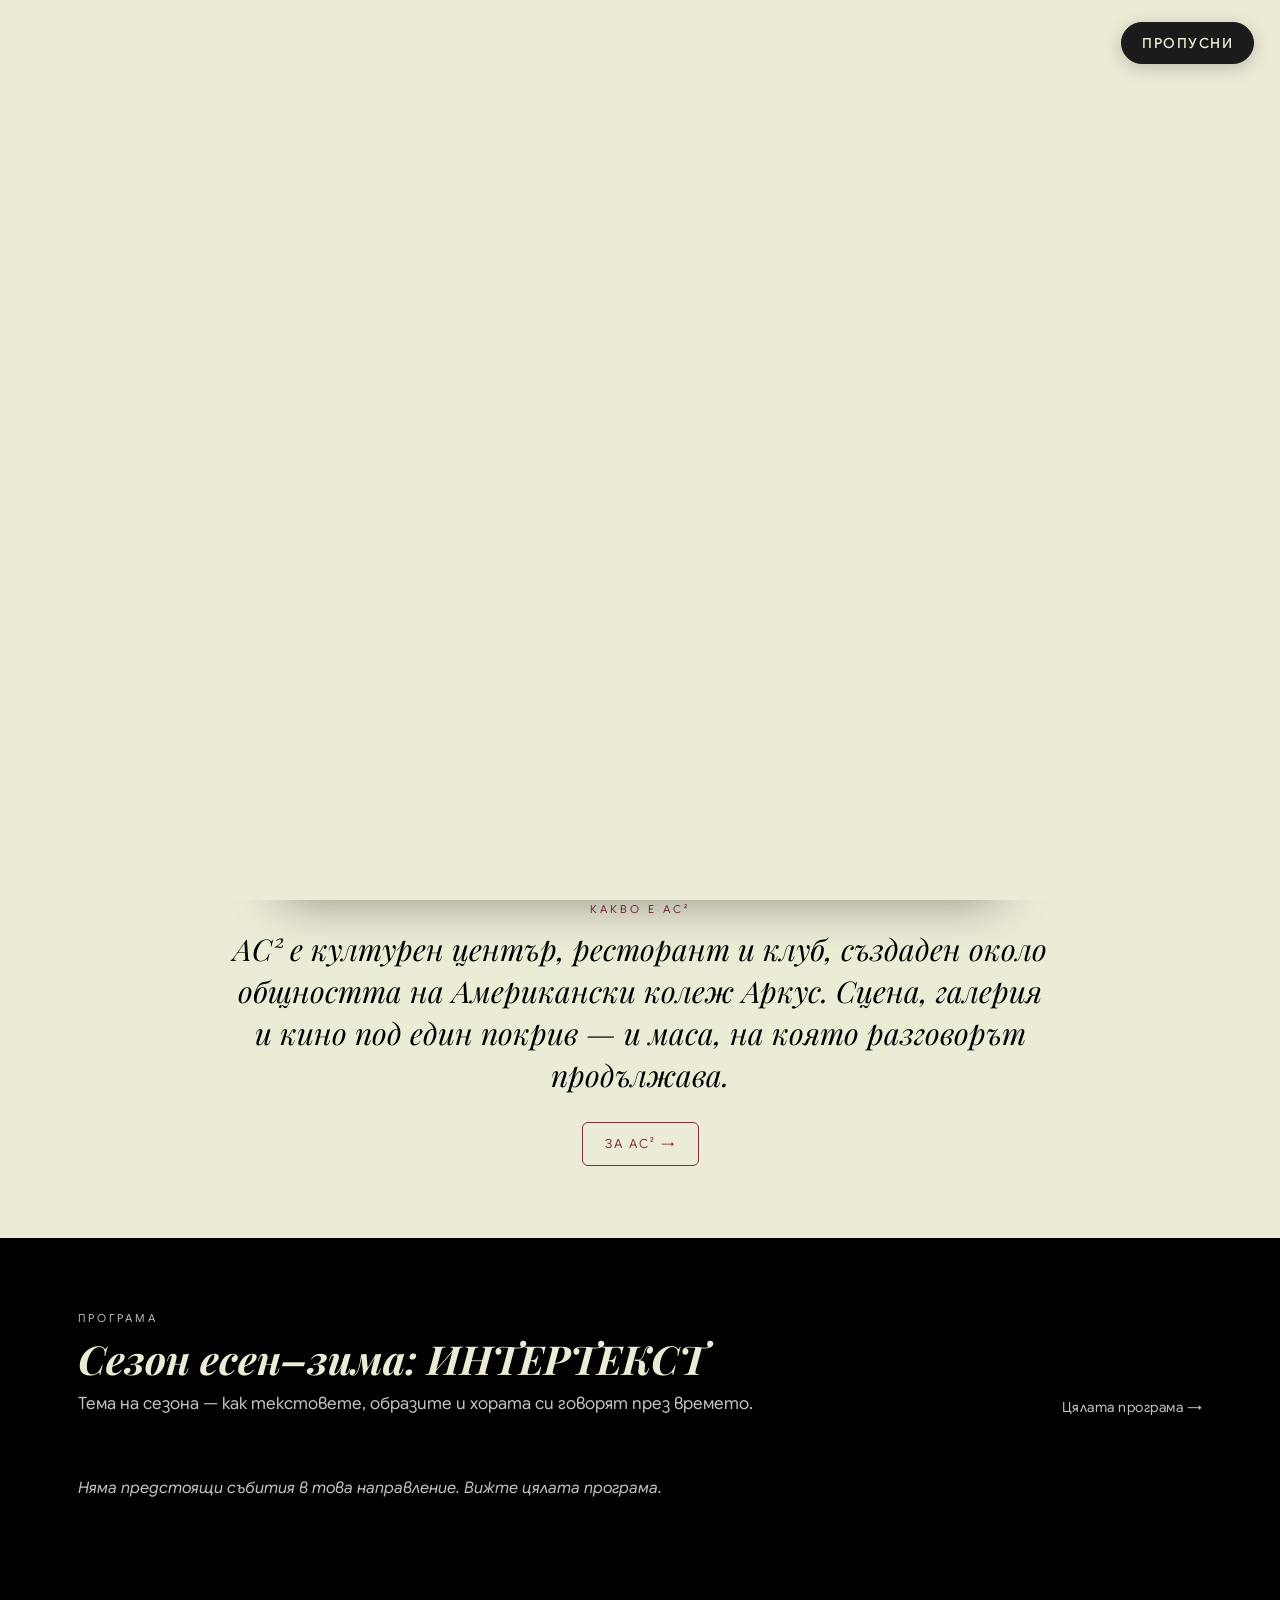
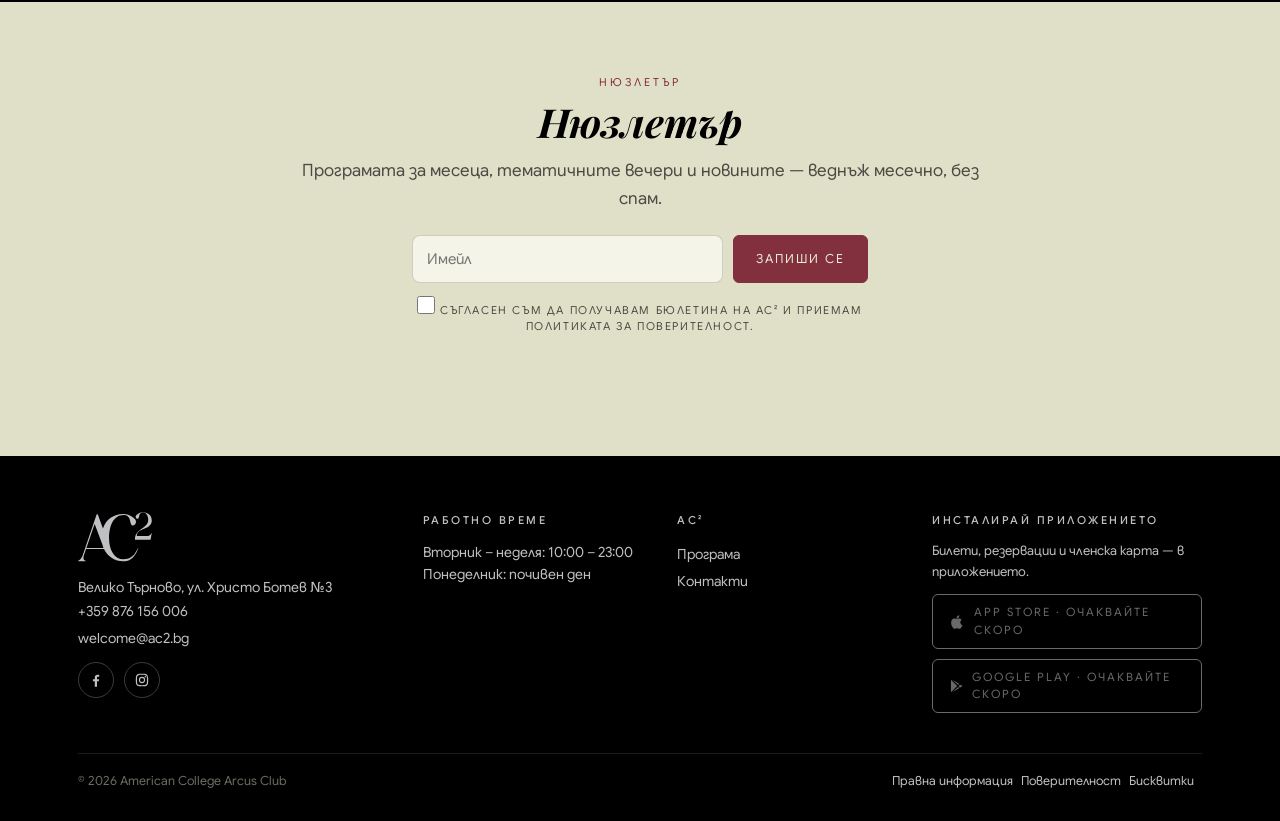
<file: index.html>
<!DOCTYPE html>
<html lang="bg">
<head>
<meta charset="UTF-8" />
<!-- ЗАЩИТА: Content-Security-Policy. Аналитиката (Google/Meta) и картата (Google Maps) са
     изрично изброени; всичко друго е забранено. Ако нещо спре — виж Console за "Refused to". -->
<meta http-equiv="Content-Security-Policy" content="
  default-src 'self';
  script-src 'self' 'unsafe-inline' https://js.stripe.com https://js-de.sentry-cdn.com https://challenges.cloudflare.com https://www.googletagmanager.com https://connect.facebook.net;
  style-src 'self' 'unsafe-inline' https://fonts.googleapis.com;
  font-src 'self' data: https://fonts.gstatic.com;
  img-src 'self' data: blob: https:;
  media-src 'self' blob: https:;
  connect-src 'self' https://twcxfqgknhqicxqghcrx.supabase.co wss://twcxfqgknhqicxqghcrx.supabase.co https://api.stripe.com https://*.sentry.io https://*.ingest.sentry.io https://*.ingest.de.sentry.io https://challenges.cloudflare.com https://www.googletagmanager.com https://*.google-analytics.com https://*.analytics.google.com https://www.facebook.com https://connect.facebook.net;
  frame-src https://js.stripe.com https://hooks.stripe.com https://challenges.cloudflare.com https://www.google.com https://maps.google.com https://www.youtube.com https://www.youtube-nocookie.com https://player.vimeo.com;
  object-src 'none'; base-uri 'self'; form-action 'self';
" />
<script src="https://js-de.sentry-cdn.com/e5ac0f5176655a8ad5d8c2cf1447a7c6.min.js" crossorigin="anonymous" async></script>
<!-- Линкове от Supabase (покана, нова парола) и стари линкове към приложението → /app/ -->
<script>(function(){var h=location.hash||'';if(/access_token=|type=(invite|recovery|signup|magiclink)|error=|^#(event|format|login|apply|reservations|profile|archive)/.test(h)){location.replace('app/'+h);}})();</script>
<meta name="viewport" content="width=device-width, initial-scale=1, viewport-fit=cover" />
<meta name="theme-color" content="#000000" />
<title>AC² — American College Arcus Club</title>
<meta name="description" content="AC² — културен център, ресторант и клуб във Велико Търново. Сцена, галерия, кино, тематични вечери и членство." />
<meta property="og:title" content="AC² — American College Arcus Club" />
<meta property="og:description" content="Културен център, ресторант и клуб във Велико Търново." />
<meta property="og:image" content="https://ac2.bg/icon-512.png?v=2" />
<meta property="og:type" content="website" />
<link rel="icon" href="favicon.png?v=3" />
<link rel="apple-touch-icon" href="icon-192.png?v=3" />
<link rel="manifest" href="manifest.json" />
<link rel="preconnect" href="https://twcxfqgknhqicxqghcrx.supabase.co" crossorigin />
<link rel="stylesheet" href="fonts/fonts.css" />
<style>
  :root{
    --bg:#ebebd6; --surface:#f4f4e8; --surface2:#e0e0c8; --card:#f7f7ee;
    --gold:#82303d; --gold-soft:#652430; --gilt:#bfc0c2;
    --wine:#82303d; --beige:#ebebd6;   /* бордото и бежовото на AC² — ползват се от бутоните-избор и плаващия бутон (липсваха → излизаха прозрачни) */
    --cream:#000000; --text:#1c1c1b; --mid:#4b4b45; --muted:#6b6b63;
    --dark:#000000; --dark2:#161616; --ondark:#ebebd6; --ondark-mid:#bfc0c2;
    --line:rgba(0,0,0,0.16); --line-soft:rgba(0,0,0,0.07);
    --serif:'Playfair Display',Georgia,serif;
    --sans:'Google Sans',system-ui,-apple-system,'Segoe UI',Roboto,sans-serif;
    --wrap:1180px;
  }
  *{box-sizing:border-box;margin:0;padding:0;-webkit-tap-highlight-color:transparent;}
  html{scroll-behavior:smooth;}
  body{background:var(--bg);color:var(--text);font-family:var(--sans);line-height:1.5;-webkit-font-smoothing:antialiased;}
  a{color:inherit;}
  img{display:block;max-width:100%;}
  button{font-family:inherit;cursor:pointer;}
  .wrap{max-width:var(--wrap);margin:0 auto;padding:0 28px;}
  @media(max-width:640px){.wrap{padding:0 18px;}}
  h1,h2{font-family:var(--serif);font-style:italic;font-weight:700;color:var(--cream);line-height:1.12;}
  h3{font-family:var(--serif);font-style:italic;font-weight:400;color:var(--cream);line-height:1.15;}
  .kicker{color:var(--gold);font-size:11px;letter-spacing:3px;text-transform:uppercase;margin-bottom:10px;}
  .lead{color:var(--mid);font-size:17px;line-height:1.65;max-width:720px;white-space:pre-line;}
  .body{color:var(--text);font-size:16px;line-height:1.7;white-space:pre-line;max-width:760px;}
  .btn{display:inline-flex;align-items:center;justify-content:center;gap:8px;border:1px solid var(--gold);background:var(--gold);color:#ebebd6;
    padding:12px 22px;border-radius:6px;font-size:12.5px;letter-spacing:2px;text-transform:uppercase;text-decoration:none;transition:background .2s,transform .15s;}
  .btn:hover{background:#82303d;}
  .btn:active{transform:scale(.98);}
  .btn.ghost{background:transparent;color:var(--gold);}
  .btn.ghost:hover{background:rgba(130,48,61,.08);}
  .btn.dark{background:var(--dark);border-color:var(--dark);color:var(--ondark);}
  .btn.gilt{background:transparent;border-color:var(--gilt);color:var(--gilt);}
  .btn.gilt:hover{background:rgba(191,192,194,.12);}
  .btn.sm{padding:9px 16px;font-size:11.5px;}
  .btn[disabled]{opacity:.5;cursor:not-allowed;}
  .tlink{color:var(--gold);text-decoration:none;font-size:14px;letter-spacing:.5px;}
  .tlink:hover{text-decoration:underline;text-underline-offset:4px;}

  /* ---------- Интро (кратка анимация преди сайта) ---------- */
  .intro{position:fixed;inset:0;z-index:200;background:#EBEBD6;color:var(--text);display:flex;flex-direction:column;overflow:hidden;
    transition:opacity .7s ease;}
  .intro.out{opacity:0;pointer-events:none;}
  .intro .logoarea{position:relative;flex:1;min-height:0;padding:0;}
  /* видеото е абсолютно в областта — иначе на широк екран „width:100%" го разпъва до естествената му височина и излиза извън екрана */
  .intro video{position:absolute;inset:0;width:100%;height:100%;object-fit:contain;display:block;background:#EBEBD6;clip-path:inset(2px);}
  @media (max-aspect-ratio:3/4){.intro video{object-fit:cover;}}   /* телефон: запълва; десктоп: вписва (фонът е същото бежово) */
  .intro .biglogo{width:min(44vw,460px);filter:drop-shadow(0 10px 40px rgba(0,0,0,.5));animation:introIn 1.1s cubic-bezier(.2,.7,.2,1) both;}
  @keyframes introIn{from{opacity:0;transform:scale(.85) translateY(10px)}to{opacity:1;transform:none}}
  .intro .skip{position:absolute;top:22px;right:26px;z-index:2;background:#1B1B1B;border:1px solid #1B1B1B;color:#EBEBD6;border-radius:24px;padding:11px 20px;font-size:14px;font-weight:500;letter-spacing:1.5px;text-transform:uppercase;cursor:pointer;box-shadow:0 4px 18px rgba(0,0,0,.2);transition:background .2s,transform .2s;}
  .intro .skip:hover{background:#000;transform:translateY(-1px);}
  @media(max-width:760px){.intro .skip{top:16px;right:16px;padding:10px 16px;font-size:13px;}}
  .frieze{position:relative;width:100%;color:var(--gilt);opacity:.95;pointer-events:none;filter:drop-shadow(0 0 2.5px rgba(191,192,194,.35));margin-bottom:max(30px,5vh);}
  .frieze svg{display:block;width:100%;height:auto;overflow:visible;}
  .frieze svg *{stroke:currentColor;fill:none;stroke-width:1.1;stroke-linecap:round;stroke-linejoin:round;vector-effect:non-scaling-stroke;}
  .frieze svg .d{opacity:.5;}
  .frieze svg .f{fill:currentColor;stroke:none;}
  @keyframes f-toast{0%,100%{transform:rotate(0)}40%,60%{transform:rotate(-22deg) translateY(-2px)}}
  @keyframes f-toast2{0%,100%{transform:rotate(0)}40%,60%{transform:rotate(22deg) translateY(-2px)}}
  @keyframes f-pour{0%,100%{transform:rotate(0)}50%{transform:rotate(-40deg)}}
  @keyframes f-lean{0%,100%{transform:rotate(0)}50%{transform:rotate(9deg)}}
  @keyframes f-lean2{0%,100%{transform:rotate(0)}50%{transform:rotate(-9deg)}}
  @keyframes f-clap{0%,100%{transform:rotate(0)}50%{transform:rotate(-30deg)}}
  @keyframes f-clap2{0%,100%{transform:rotate(0)}50%{transform:rotate(30deg)}}
  @keyframes f-sway{0%,100%{transform:rotate(-5deg)}50%{transform:rotate(5deg)}}
  @keyframes f-strum{0%,100%{transform:rotate(0)}50%{transform:rotate(-30deg)}}
  @keyframes f-spin{0%{transform:rotate(-14deg)}25%{transform:rotate(0) translateY(-4px)}50%{transform:rotate(14deg)}75%{transform:rotate(0) translateY(-4px)}100%{transform:rotate(-14deg)}}
  @keyframes f-up{0%,100%{transform:rotate(0)}50%{transform:rotate(-60deg)}}
  @keyframes f-up2{0%,100%{transform:rotate(0)}50%{transform:rotate(60deg)}}
  @keyframes f-jump{0%,100%{transform:translateY(0)}30%{transform:translateY(-8px)}50%{transform:translateY(0)}}
  @keyframes f-cross{0%{transform:translateX(-60px)}100%{transform:translateX(1460px)}}
  @keyframes f-leg{0%,100%{transform:rotate(22deg)}50%{transform:rotate(-22deg)}}
  @keyframes f-leg2{0%,100%{transform:rotate(-22deg)}50%{transform:rotate(22deg)}}
  @keyframes f-note{0%{transform:translateY(0);opacity:0}20%{opacity:.9}100%{transform:translateY(-40px) translateX(8px);opacity:0}}
  @keyframes f-nod{0%,100%{transform:rotate(0)}50%{transform:rotate(7deg)}}
  @keyframes f-bob{0%,100%{transform:translateY(0)}50%{transform:translateY(-2px)}}
  @keyframes f-pan{from{transform:translateX(0)}to{transform:translateX(-50%)}}
  @keyframes f-flame{0%,100%{transform:scaleY(1)}50%{transform:scaleY(1.3) translateY(-1px)}}
  @keyframes f-keys{0%,100%{transform:translateY(0)}50%{transform:translateY(-2px)}}
  @keyframes f-page2{0%,100%{transform:skewX(0)}50%{transform:skewX(-14deg)}}
  .fa-flame{animation:f-flame .7s ease-in-out infinite}.fa-keys{animation:f-keys .35s ease-in-out infinite}
  .fa-page{animation:f-page2 3.4s ease-in-out infinite}
  .fa-toast{animation:f-toast 2.4s ease-in-out infinite}.fa-toast2{animation:f-toast2 2.4s ease-in-out infinite}
  .fa-pour{animation:f-pour 2.8s ease-in-out infinite}.fa-lean{animation:f-lean 3s ease-in-out infinite}.fa-lean2{animation:f-lean2 3s ease-in-out infinite .4s}
  .fa-clap{animation:f-clap .45s ease-in-out infinite}.fa-clap2{animation:f-clap2 .45s ease-in-out infinite}
  .fa-sway{animation:f-sway 1.6s ease-in-out infinite}.fa-sway2{animation:f-sway 1.2s ease-in-out infinite .3s}.fa-strum{animation:f-strum .45s ease-in-out infinite}
  .fa-spin{animation:f-spin 1.2s ease-in-out infinite}.fa-spin2{animation:f-spin 1.2s ease-in-out infinite .6s}
  .fa-up{animation:f-up 1.4s ease-in-out infinite}.fa-up2{animation:f-up2 1.4s ease-in-out infinite}.fa-jump{animation:f-jump 1.4s ease-in-out infinite .2s}
  .fa-cross{animation:f-cross 22s linear infinite}.fa-leg{animation:f-leg .5s ease-in-out infinite}.fa-leg2{animation:f-leg2 .5s ease-in-out infinite}
  .fa-note{animation:f-note 2.2s ease-out infinite}.fa-note2{animation:f-note 2.2s ease-out infinite 1.1s}
  .fa-nod{animation:f-nod 2.4s ease-in-out infinite}.fa-nod2{animation:f-nod 2.9s ease-in-out infinite .7s}.fa-bob{animation:f-bob 1.3s ease-in-out infinite}
  @media(max-width:760px){.intro .biglogo{width:min(68vw,300px);}.frieze{width:200%;animation:f-pan 40s linear infinite alternate;}}
  @media(prefers-reduced-motion:reduce){.frieze,.frieze *,.intro .biglogo{animation:none!important;}}

  /* ---------- Хедър ---------- */
  .hdr{position:sticky;top:0;z-index:50;background:rgba(0,0,0,.92);backdrop-filter:blur(10px);-webkit-backdrop-filter:blur(10px);color:var(--ondark);border-bottom:1px solid rgba(191,192,194,.14);}
  .hdr .wrap{display:flex;align-items:center;gap:18px;height:68px;}
  .hdr .logo{display:flex;align-items:center;gap:10px;color:var(--gilt);text-decoration:none;flex:none;}
  .hdr .logo .lg{width:52px;display:block;}
  .hdr .logo .nm{font-family:var(--serif);font-style:italic;font-size:15px;letter-spacing:0;line-height:1.1;color:var(--ondark);}
  .nav{display:flex;align-items:center;gap:2px;margin-left:8px;}
  .nav .it{position:relative;}
  .nav .it>a{display:block;padding:10px 12px;color:var(--ondark-mid);text-decoration:none;font-size:12.5px;letter-spacing:1.6px;text-transform:uppercase;border-radius:6px;white-space:nowrap;}
  .nav .it>a:hover,.nav .it.on>a{color:var(--gilt);}
  .nav .it.on>a{text-decoration:underline;text-underline-offset:8px;text-decoration-color:rgba(191,192,194,.6);}
  .nav .sub{position:absolute;top:100%;left:0;min-width:210px;background:var(--dark2);border:1px solid rgba(191,192,194,.18);border-radius:10px;padding:8px;display:none;box-shadow:0 14px 34px rgba(0,0,0,.35);}
  .nav .it:hover .sub,.nav .it:focus-within .sub{display:block;}
  .nav .sub a{display:block;padding:9px 12px;color:var(--ondark);text-decoration:none;font-size:13.5px;border-radius:6px;}
  .nav .sub a:hover{background:rgba(191,192,194,.1);color:var(--gilt);}
  .hdr .right{margin-left:auto;display:flex;align-items:center;gap:10px;}
  .hdr .soc{display:flex;gap:4px;}
  .hdr .soc a{display:flex;align-items:center;justify-content:center;width:34px;height:34px;color:var(--ondark-mid);border-radius:50%;}
  .hdr .soc a:hover{color:var(--gilt);background:rgba(191,192,194,.1);}
  .hdr .soc svg{width:17px;height:17px;fill:currentColor;}
  .hdr .lang{background:none;border:1px solid rgba(191,192,194,.35);color:var(--ondark);border-radius:20px;padding:6px 12px;font-size:11.5px;letter-spacing:1.5px;}
  .hdr .lang:hover{border-color:var(--gilt);color:var(--gilt);}
  .hdr .login{color:var(--gilt);text-decoration:none;font-size:12px;letter-spacing:1.5px;text-transform:uppercase;padding:8px 6px;white-space:nowrap;}
  .hdr .burger{display:none;background:none;border:0;color:var(--ondark);width:40px;height:40px;align-items:center;justify-content:center;}
  .hdr .burger svg{width:24px;height:24px;stroke:currentColor;fill:none;stroke-width:1.8;stroke-linecap:round;}
  @media(max-width:1080px){
    .nav,.hdr .soc,.hdr .install{display:none;}
    .hdr .burger{display:flex;}
    .hdr .wrap{height:62px;}
  }
  .mnav{position:fixed;inset:0;z-index:60;background:var(--dark);color:var(--ondark);padding:24px 26px 40px;overflow:auto;display:none;flex-direction:column;}
  .mnav.open{display:flex;}
  .mnav .top{display:flex;justify-content:space-between;align-items:center;margin-bottom:22px;}
  .mnav .close{background:none;border:0;color:var(--ondark);font-size:30px;line-height:1;}
  .mnav a{color:var(--ondark);text-decoration:none;}
  .mnav .grp{border-bottom:1px solid rgba(191,192,194,.14);padding:14px 0;}
  .mnav .grp>a{font-family:var(--serif);font-style:italic;font-size:24px;display:block;}
  .mnav .grp .sub{display:flex;flex-wrap:wrap;gap:8px 18px;margin-top:8px;}
  .mnav .grp .sub a{font-size:14px;color:var(--ondark-mid);}
  .mnav .acts{margin-top:auto;display:flex;flex-direction:column;gap:12px;padding-top:22px;}
  .mnav .soc{display:flex;gap:16px;justify-content:center;}
  .mnav .soc svg{width:22px;height:22px;fill:var(--ondark-mid);}

  /* ---------- Начало: слайдер ---------- */
  .heroslider{position:relative;height:min(88vh,760px);min-height:460px;background:var(--dark);color:var(--ondark);overflow:hidden;}
  .heroslider .slide{position:absolute;inset:0;opacity:0;transition:opacity 1.2s ease;}
  .heroslider .slide.on{opacity:1;}
  .heroslider .slide .pic{position:absolute;inset:0;background-size:cover;background-position:center;transform:scale(1);animation:kb 16s ease-in-out infinite alternate;}
  .heroslider .slide video{position:absolute;inset:0;width:100%;height:100%;object-fit:cover;}
  @keyframes kb{from{transform:scale(1)}to{transform:scale(1.07)}}
  .heroslider .shade{position:absolute;inset:0;background:linear-gradient(180deg,rgba(0,0,0,.25) 0%,rgba(0,0,0,.1) 40%,rgba(0,0,0,.82) 100%);}
  .heroslider .txt{position:absolute;left:0;right:0;bottom:0;padding:0 0 64px;}
  .heroslider .txt .wrap{max-width:var(--wrap);}
  .heroslider .txt h1{color:#ebebd6;font-size:clamp(34px,5.4vw,66px);max-width:760px;margin-bottom:14px;font-weight:400;}
  .heroslider .txt p{color:var(--ondark-mid);font-size:16px;max-width:560px;margin-bottom:24px;line-height:1.6;}
  .heroslider .dots{position:absolute;right:28px;bottom:28px;display:flex;gap:8px;}
  .heroslider .dots button{width:9px;height:9px;border-radius:50%;border:1px solid var(--gilt);background:transparent;padding:0;}
  .heroslider .dots button.on{background:var(--gilt);}
  .heroslider .mark{position:absolute;top:26px;left:28px;width:90px;color:var(--gilt);opacity:.9;}
  @media(max-width:640px){.heroslider{height:78vh;min-height:520px;}.heroslider .txt{padding-bottom:54px;}.heroslider .mark{width:64px;top:18px;left:18px;}.heroslider .dots{left:18px;right:auto;bottom:22px;}}
  @media(prefers-reduced-motion:reduce){.heroslider .slide .pic{animation:none;}}

  /* ---------- Секции ---------- */
  section.sec{padding:72px 0;}
  section.sec.tight{padding:48px 0;}
  section.sec.dark{background:var(--dark);color:var(--ondark);}
  section.sec.dark h2,section.sec.dark h3{color:#ebebd6;}
  section.sec.dark .lead,section.sec.dark .body{color:var(--ondark-mid);}
  section.sec.dark .kicker{color:var(--gilt);}
  section.sec.alt{background:var(--surface2);}
  .sechead{display:flex;justify-content:space-between;align-items:flex-end;gap:20px;margin-bottom:28px;flex-wrap:wrap;}
  .sechead h2{font-size:clamp(28px,3.4vw,40px);}
  .manifesto{text-align:center;padding:84px 0;}
  .manifesto p{font-family:var(--serif);font-style:italic;font-size:clamp(22px,2.6vw,30px);line-height:1.4;color:var(--cream);max-width:820px;margin:0 auto 26px;white-space:pre-line;}
  .two{display:grid;grid-template-columns:1fr 1fr;gap:44px;align-items:center;}
  .two img,.two .ph{width:100%;aspect-ratio:4/3;object-fit:cover;border-radius:18px;}
  .two .ph{background:var(--dark2);display:flex;align-items:center;justify-content:center;color:var(--gilt);}
  .two .ph .lg{width:34%;}
  .two.rev>*:first-child{order:2;}
  @media(max-width:820px){.two{grid-template-columns:1fr;gap:26px;}.two.rev>*:first-child{order:0;}}
  /* Акцент — промотирани събития (pub.featured): голяма снимка + бордо поле, между „Какво е AC²“ и програмата */
  .featsec{padding:0 0 64px;} .featsec.top{padding-top:56px;} .featsec .wrap{display:flex;flex-direction:column;gap:18px;}
  .featb{display:flex;align-items:stretch;border-radius:18px;overflow:hidden;text-decoration:none;min-height:300px;background:var(--wine);color:var(--beige);}
  .featb .fth{flex:1.5;min-width:0;background-size:cover;background-position:center;background-color:var(--gold-soft);}
  .featb .ftx{flex:1;min-width:0;padding:34px 38px;display:flex;flex-direction:column;justify-content:center;align-items:flex-start;}
  .featb.noimg{min-height:0;} .featb.noimg .ftx{padding:40px 44px;}
  .featb .fkick{font-size:12px;letter-spacing:.16em;text-transform:uppercase;opacity:.85;}
  .featb h3{font-family:var(--serif);font-size:clamp(24px,2.6vw,34px);font-weight:600;line-height:1.15;color:var(--beige);margin-top:10px;}
  .featb .fsub{font-size:15px;opacity:.9;margin-top:12px;line-height:1.5;}
  .featb .fbtn{display:inline-block;background:var(--beige);color:var(--wine);font-size:14px;font-weight:600;padding:10px 22px;border-radius:999px;margin-top:20px;transition:transform .15s;}
  .featb:hover .fbtn{transform:translateX(3px);}
  @media(max-width:760px){ .featsec{padding:0 0 40px;} .featsec.top{padding-top:36px;} .featb{flex-direction:column;min-height:0;} .featb .fth{flex:none;height:200px;} .featb .ftx,.featb.noimg .ftx{padding:22px 22px 24px;} .featb .fsub{font-size:14px;margin-top:8px;} .featb .fbtn{margin-top:16px;} }
  .grid3{display:grid;grid-template-columns:repeat(3,minmax(0,1fr));gap:22px;}
  .grid2{display:grid;grid-template-columns:repeat(2,minmax(0,1fr));gap:22px;}
  .grid4{display:grid;grid-template-columns:repeat(4,minmax(0,1fr));gap:18px;}
  @media(max-width:960px){.grid3,.grid4{grid-template-columns:repeat(2,minmax(0,1fr));}}
  @media(max-width:600px){.grid3,.grid2,.grid4{grid-template-columns:1fr;}}
  .gal{display:grid;grid-template-columns:repeat(auto-fill,minmax(220px,1fr));gap:12px;margin-top:24px;}
  .gal img{width:100%;aspect-ratio:4/3;object-fit:cover;border-radius:14px;cursor:zoom-in;}
  .lb{position:fixed;inset:0;background:rgba(0,0,0,.94);z-index:300;display:flex;align-items:center;justify-content:center;} .lb img{max-width:94vw;max-height:88vh;object-fit:contain;border-radius:8px;box-shadow:0 20px 60px rgba(0,0,0,.6);} .lb .x,.lb .p,.lb .n{position:absolute;color:#EBEBD6;background:rgba(255,255,255,.08);border:1px solid rgba(255,255,255,.25);border-radius:50%;width:44px;height:44px;display:flex;align-items:center;justify-content:center;font-size:22px;cursor:pointer;user-select:none;} .lb .x{top:16px;right:16px;} .lb .p{left:12px;top:50%;transform:translateY(-50%);} .lb .n{right:12px;top:50%;transform:translateY(-50%);} .lb .c{position:absolute;bottom:16px;left:0;right:0;text-align:center;color:#BFC0C2;font-size:12px;letter-spacing:1px;}
  .gal.big img{aspect-ratio:3/2;}

  /* събитие — карта */
  .ev{display:flex;flex-direction:column;background:var(--card);border:1px solid var(--line-soft);border-radius:18px;overflow:hidden;text-decoration:none;color:inherit;transition:transform .2s,box-shadow .2s;}
  .ev:hover{transform:translateY(-3px);box-shadow:0 14px 34px rgba(0,0,0,.12);}
  .ev .pic{aspect-ratio:3/2;background:var(--dark2) center/cover no-repeat;display:flex;align-items:center;justify-content:center;color:var(--gilt);}
  .ev .pic.fit{position:relative;overflow:hidden;background:#1c1c1b;} .ev .pic.fit .bg{position:absolute;inset:-6%;background:center/cover no-repeat;filter:blur(18px) brightness(.75);transform:scale(1.1);} .ev .pic.fit img{position:absolute;inset:0;width:100%;height:100%;object-fit:contain;display:block;}
  /* снимка на събитието: от край до край, ЦЯЛА (contain) върху размазано копие; текстът е под нея */
  .evhero.full{aspect-ratio:auto;max-height:none;display:block;height:min(70vh,640px);min-height:320px;}
  @media(max-width:640px){.evhero.full{height:auto;aspect-ratio:3/2;min-height:0;}}
  .evhero.full .pbg{position:absolute;inset:-6%;background:center/cover no-repeat;filter:blur(24px) brightness(.55);transform:scale(1.1);}
  .evhero.full .pimg{position:absolute;inset:0;width:100%;height:100%;object-fit:contain;cursor:zoom-in;}
  .evhead{background:var(--dark);color:var(--ondark);} .evhead .wrap{padding:26px 0 30px;} .evhead h1{color:#ebebd6;font-size:clamp(28px,4vw,50px);max-width:900px;margin:0;}
  .evhead .meta{display:flex;gap:18px;flex-wrap:wrap;color:var(--ondark-mid);font-size:14px;margin-top:12px;letter-spacing:.3px;} .evhead .cat{display:inline-block;font-size:11px;letter-spacing:2px;text-transform:uppercase;color:var(--gilt);border:1px solid rgba(191,192,194,.5);border-radius:4px;padding:4px 8px;margin-bottom:12px;}
  .evhero.fit .pic{background:none;} .evhero.fit .pbg{position:absolute;inset:-6%;background:center/cover no-repeat;filter:blur(22px) brightness(.6);transform:scale(1.1);} .evhero.fit .pimg{position:absolute;inset:0;width:100%;height:100%;object-fit:contain;cursor:zoom-in;}
  .ev .pic .lg{width:30%;opacity:.9;}
  .ev .bd{padding:16px 18px 18px;display:flex;flex-direction:column;gap:6px;flex:1;}
  .ev .cat{align-self:flex-start;font-size:10px;letter-spacing:1.6px;text-transform:uppercase;color:var(--gold);border:1px solid rgba(130,48,61,.45);border-radius:4px;padding:3px 7px;}
  .ev .when{font-size:13px;color:var(--mid);letter-spacing:.5px;}
  .ev h3{font-size:22px;margin-top:2px;}
  .ev .desc{color:var(--mid);font-size:14px;line-height:1.55;display:-webkit-box;-webkit-line-clamp:2;-webkit-box-orient:vertical;overflow:hidden;}
  .ev .ft{margin-top:auto;padding-top:12px;display:flex;justify-content:space-between;align-items:center;gap:10px;}
  .ev .price{font-size:14px;color:var(--cream);}
  section.sec.dark .ev{background:var(--dark2);border-color:rgba(191,192,194,.14);}
  section.sec.dark .ev h3{color:#ebebd6;}
  section.sec.dark .ev .desc,section.sec.dark .ev .when{color:var(--ondark-mid);}
  section.sec.dark .ev .price{color:var(--ondark);}
  section.sec.dark .ev .cat{color:var(--gilt);border-color:rgba(191,192,194,.45);}
  .filters{display:flex;gap:8px;flex-wrap:wrap;margin:22px 0 30px;}
  .filters button{border:1px solid var(--line);background:transparent;color:var(--text);border-radius:20px;padding:8px 16px;font-size:12.5px;letter-spacing:1.5px;text-transform:uppercase;}
  .filters button.on{background:var(--dark);border-color:var(--dark);color:var(--ondark);}
  .empty{color:var(--muted);padding:30px 0;font-style:italic;}

  /* страница на събитие */
  .evhero{position:relative;background:var(--dark);color:var(--ondark);aspect-ratio:3/2;max-height:620px;display:flex;align-items:flex-end;overflow:hidden;}
  @media(min-width:900px){.evhero{aspect-ratio:21/9;}}   /* десктоп: широка лента; телефон: 3:2 — и двете center/cover */
  .evhero .pic{position:absolute;inset:0;background:center/cover no-repeat;opacity:.55;cursor:zoom-in;}
  .evhero .shade{position:absolute;inset:0;background:linear-gradient(180deg,rgba(0,0,0,.2),rgba(0,0,0,.9));}
  .evhero .wrap{position:relative;padding-top:60px;padding-bottom:44px;}
  .evhero h1{color:#ebebd6;font-size:clamp(32px,4.6vw,58px);max-width:820px;}
  .evhero .meta{display:flex;gap:18px;flex-wrap:wrap;color:var(--ondark-mid);font-size:14px;margin-top:14px;letter-spacing:.3px;}
  .evhero .cat{display:inline-block;font-size:11px;letter-spacing:2px;text-transform:uppercase;color:var(--gilt);border:1px solid rgba(191,192,194,.5);border-radius:4px;padding:4px 8px;margin-bottom:14px;}
  .evbody{display:grid;grid-template-columns:minmax(0,1fr) 320px;gap:48px;padding:56px 0 72px;}
  .evbody aside .box{background:var(--card);border:1px solid var(--line-soft);border-radius:18px;padding:22px;position:sticky;top:90px;}
  .evbody aside .box .row{display:flex;justify-content:space-between;gap:10px;font-size:14px;padding:8px 0;border-bottom:1px solid var(--line-soft);}
  .evbody aside .box .row span:first-child{color:var(--muted);}
  .evbody aside .box .btn{width:100%;margin-top:16px;}
  .evbody .kv{margin-top:26px;}
  .evbody .kv .k{font-size:11px;letter-spacing:2px;text-transform:uppercase;color:var(--gold);margin-bottom:4px;}
  .evbody .kv .v{white-space:pre-line;color:var(--text);line-height:1.65;}
  .archive-note{background:var(--surface2);border-radius:12px;padding:12px 16px;font-size:14px;color:var(--mid);margin-bottom:22px;}
  @media(max-width:900px){.evbody{grid-template-columns:1fr;gap:30px;}.evbody aside .box{position:static;}}

  /* членство */
  .mgrid{display:grid;grid-template-columns:repeat(3,minmax(0,1fr));gap:18px;margin-top:26px;}
  .mcard{background:var(--card);border:1px solid var(--line-soft);border-radius:22px;padding:26px;display:flex;flex-direction:column;}
  .mcard .tag{color:var(--gold);font-size:11px;letter-spacing:2px;text-transform:uppercase;}
  .mcard h3{font-size:26px;margin:6px 0 8px;}
  .mcard .hook{font-family:var(--serif);font-style:italic;font-size:18px;line-height:1.4;color:var(--cream);margin-bottom:8px;}
  /* бърз бутон „Запази маса“ — само на страницата „Ресторант“: плаващ долу вдясно (компютър) / лента най-долу (телефон) */
  .rfab{position:fixed;right:22px;bottom:22px;z-index:120;display:flex;gap:8px;align-items:center;transition:opacity .2s,transform .2s;}
  .rfab.hide{opacity:0;transform:translateY(14px);pointer-events:none;}
  .rfab a{display:flex;align-items:center;justify-content:center;gap:8px;text-decoration:none;font-family:inherit;}
  .rfab .go{background:var(--wine);color:var(--beige);border-radius:28px;padding:13px 22px;font-size:15px;font-weight:600;box-shadow:0 10px 28px rgba(0,0,0,.28);}
  .rfab svg{width:19px;height:19px;flex:none;}
  @media(max-width:820px){
    /* на телефон — същият плаващ бутон, само по-малък и по-близо до ъгъла (без лента, без да заема ширината) */
    .rfab{right:14px;bottom:calc(14px + env(safe-area-inset-bottom));}
    .rfab .go{padding:11px 16px;font-size:14px;box-shadow:0 8px 22px rgba(0,0,0,.26);}
    .rfab svg{width:17px;height:17px;}
  }
  .menugrid{columns:2;column-gap:44px;}
  .menucat{break-inside:avoid;margin:0 0 34px;}
  .menucat h3{font-family:var(--serif);font-style:italic;font-size:24px;color:var(--wine);margin:0 0 4px;padding-bottom:8px;border-bottom:1px solid var(--line-soft);}
  .menucat .mnote{font-size:13px;color:var(--muted);margin:6px 0 4px;}
  .mitem{padding:11px 0 0;}
  .mrow{display:flex;align-items:baseline;gap:8px;}
  .mname{font-weight:600;font-size:16px;line-height:1.35;}
  .mdots{flex:1;border-bottom:1px dotted var(--line);transform:translateY(-4px);min-width:16px;}
  .mprice{white-space:nowrap;font-family:var(--serif);font-style:italic;font-size:17px;}
  .mdesc{font-size:13.5px;color:var(--mid);line-height:1.5;margin-top:2px;max-width:92%;}
  @media(max-width:820px){ .menugrid{columns:1;} .mname{font-size:15.500px;} }
  .mcard .mcimg{display:block;width:100%;max-width:440px;height:auto;margin:10px auto 8px;border-radius:14px;box-shadow:0 10px 26px rgba(0,0,0,.16);}
  .mcard .price{font-size:24px;color:var(--cream);margin:8px 0 10px;font-family:var(--serif);font-style:italic;}
  .mcard .price small{color:var(--muted);font-size:12px;margin-left:5px;font-family:var(--sans);}
  .mcard p{color:var(--mid);font-size:14px;line-height:1.55;margin-bottom:8px;}
  .mcard ul{margin:8px 0 0;padding-left:18px;color:var(--mid);font-size:13.5px;line-height:1.7;}
  @media(max-width:900px){.mgrid{grid-template-columns:1fr;}}
  .faq{max-width:760px;margin-top:20px;}
  .faq details{border-bottom:1px solid var(--line-soft);padding:14px 0;}
  .faq summary{cursor:pointer;font-family:var(--serif);font-style:italic;font-size:20px;color:var(--cream);list-style:none;display:flex;justify-content:space-between;gap:12px;}
  .faq summary::-webkit-details-marker{display:none;}
  .faq summary::after{content:'+';color:var(--gold);font-size:22px;line-height:1;}
  .faq details[open] summary::after{content:'–';}
  .faq details p{color:var(--mid);margin-top:10px;line-height:1.65;white-space:pre-line;}

  /* екип / меню / наеми */
  .person{text-align:center;}
  .person img,.person .ph{width:100%;aspect-ratio:1;object-fit:cover;border-radius:50%;max-width:220px;margin:0 auto 14px;background:var(--dark2);}
  .person h3{font-size:22px;}
  .person .role{color:var(--gold);font-size:12px;letter-spacing:2px;text-transform:uppercase;margin:4px 0 8px;}
  .person p{color:var(--mid);font-size:14px;line-height:1.6;white-space:pre-line;}
  .menu .msec{margin-top:36px;}
  .menu .msec h3{font-size:26px;margin-bottom:14px;padding-bottom:8px;border-bottom:1px solid var(--line);}
  .menu .mi{display:flex;justify-content:space-between;gap:18px;padding:10px 0;border-bottom:1px dotted var(--line-soft);}
  .menu .mi .n{font-size:16px;color:var(--cream);}
  .menu .mi .d{color:var(--muted);font-size:13px;margin-top:2px;}
  .menu .mi .p{white-space:nowrap;color:var(--cream);font-family:var(--serif);font-style:italic;font-size:18px;}
  .menu .msec img{border-radius:14px;margin-bottom:14px;aspect-ratio:16/9;object-fit:cover;width:100%;}
  .specs{display:grid;grid-template-columns:repeat(auto-fit,minmax(200px,1fr));gap:14px;margin-top:26px;}
  .specs div{background:var(--card);border:1px solid var(--line-soft);border-radius:14px;padding:16px 18px;}
  .specs .k{font-size:11px;letter-spacing:2px;text-transform:uppercase;color:var(--gold);}
  .specs .v{font-family:var(--serif);font-style:italic;font-size:22px;color:var(--cream);margin-top:4px;}
  .stores{display:flex;gap:10px;flex-wrap:wrap;}
  .stores .btn svg{width:18px;height:18px;fill:currentColor;}
  .hint{font-size:13px;color:var(--muted);margin-top:10px;}

  /* форми */
  .form{display:grid;gap:12px;max-width:560px;}
  .form label{font-size:11px;letter-spacing:1.6px;text-transform:uppercase;color:var(--mid);display:block;margin-bottom:5px;}
  .form .selrow{display:flex;flex-wrap:wrap;gap:7px;margin:4px 0 14px;}
  .form .achip{border:1px solid var(--line);border-radius:20px;padding:8px 14px;font-size:13px;color:var(--wine);background:var(--card);cursor:pointer;font-family:inherit;}
  .form .achip.on{background:var(--wine);color:var(--beige);border-color:var(--wine);}
  .form input,.form textarea,.nl input{width:100%;border:1px solid var(--line);background:var(--surface);border-radius:8px;padding:12px 14px;font:inherit;font-size:15px;color:var(--text);}
  .form input:focus,.form textarea:focus,.nl input:focus{outline:none;border-color:var(--gold);}
  /* iPhone увеличава страницата при докосване на поле с шрифт под 16px (и остава увеличена) → на телефон 16px */
  @media(max-width:640px){.form input,.form textarea,.form .sel,.nl input{font-size:16px;}}
  .form .r2{display:grid;grid-template-columns:1fr 1fr;gap:12px;}
  @media(max-width:560px){.form .r2{grid-template-columns:1fr;}}
  .form .msg{font-size:14px;min-height:20px;}
  .form .sel{width:100%;border:1px solid var(--line);background:var(--surface);border-radius:8px;padding:12px 14px;font:inherit;font-size:15px;color:var(--text);}
  .form .msg.err{color:#82303d;}
  .form .msg.ok{color:#507044;}
  .chk{display:flex;gap:10px;align-items:flex-start;font-size:13px;color:var(--mid);line-height:1.45;cursor:pointer;}
  .chk input{width:18px;height:18px;margin-top:1px;flex:none;}
  .nl{display:flex;gap:10px;max-width:520px;margin:18px auto 0;}
  .nl input{flex:1;}
  @media(max-width:520px){.nl{flex-direction:column;}}
  .newsletter{text-align:center;}
  .newsletter .lead{margin:0 auto;}
  .contactgrid{display:grid;grid-template-columns:minmax(0,1fr) minmax(0,1fr);gap:48px;}
  @media(max-width:900px){.contactgrid{grid-template-columns:1fr;}}
  .cinfo .k{font-size:11px;letter-spacing:2px;text-transform:uppercase;color:var(--gold);margin:18px 0 4px;}
  .cinfo .v{white-space:pre-line;color:var(--text);line-height:1.6;}
  .cinfo a{color:var(--gold);text-decoration:none;}
  .map{margin-top:30px;border-radius:18px;overflow:hidden;border:1px solid var(--line-soft);background:var(--surface2);}
  .map iframe{display:block;width:100%;height:380px;border:0;}
  .map .noq{padding:30px;text-align:center;color:var(--muted);}

  /* футър */
  footer.ft{background:var(--dark);color:var(--ondark-mid);padding:56px 0 30px;font-size:14px;}
  footer.ft .cols{display:grid;grid-template-columns:1.4fr 1fr 1fr 1.2fr;gap:30px;}
  footer.ft .flogo{width:74px;color:var(--gilt);margin-bottom:14px;}
  footer.ft h4{color:var(--gilt);font-size:11px;letter-spacing:2.5px;text-transform:uppercase;margin-bottom:12px;font-weight:500;}
  footer.ft a{color:var(--ondark-mid);text-decoration:none;display:block;padding:3px 0;}
  footer.ft a:hover{color:var(--gilt);}
  footer.ft .v{white-space:pre-line;line-height:1.6;}
  footer.ft .soc{display:flex;gap:10px;margin-top:10px;}
  footer.ft .soc a{display:flex;width:36px;height:36px;align-items:center;justify-content:center;border:1px solid rgba(191,192,194,.3);border-radius:50%;padding:0;}
  footer.ft .soc svg{width:16px;height:16px;fill:currentColor;}
  footer.ft .stores{margin-top:12px;}
  footer.ft .copy{margin-top:40px;padding-top:18px;border-top:1px solid rgba(191,192,194,.14);display:flex;justify-content:space-between;gap:12px;flex-wrap:wrap;font-size:12.5px;color:#6b6b63;}
  footer.ft .copy a{display:inline;padding:0 8px 0 0;}
  @media(max-width:900px){footer.ft .cols{grid-template-columns:1fr 1fr;}}
  @media(max-width:560px){footer.ft .cols{grid-template-columns:1fr;}}

  /* бисквитки */
  .cookie{position:fixed;left:50%;transform:translateX(-50%);bottom:18px;z-index:150;width:min(94%,720px);background:var(--dark2);color:var(--ondark);border:1px solid rgba(191,192,194,.25);border-radius:16px;padding:18px 20px;box-shadow:0 18px 50px rgba(0,0,0,.4);display:none;gap:14px;align-items:center;flex-wrap:wrap;}
  .cookie.show{display:flex;}
  .cookie p{flex:1 1 320px;font-size:13.5px;line-height:1.5;color:var(--ondark-mid);}
  .cookie p a{color:var(--gilt);}
  .cookie .acts{display:flex;gap:8px;}
  .pagehead{padding:64px 0 28px;}
  .mh-grid{display:grid;grid-template-columns:minmax(0,1fr) minmax(280px,34%);gap:48px;align-items:stretch;}
  .mh-img{display:block;width:100%;object-fit:cover;border-radius:20px;}
  .mh-web{position:relative;min-height:420px;}
  .mh-web .mh-img{position:absolute;inset:0;height:100%;}
  .mh-mob{display:none;}
  @media (max-width:820px){ .mh-grid{grid-template-columns:1fr;gap:0;} .mh-web{display:none;} .mh-mob{display:block;aspect-ratio:4/3;margin:6px 0 22px;} }
  .pagehead h1{font-size:clamp(34px,4.6vw,56px);margin-bottom:12px;}
  .subnav{display:flex;gap:6px;flex-wrap:wrap;margin-top:18px;}
  /* поп-ъп с правилника */
  .rmodal{position:fixed;inset:0;z-index:300;background:rgba(0,0,0,.55);display:flex;align-items:center;justify-content:center;padding:18px;}
  .rcard{background:var(--bg);color:var(--text);border-radius:20px;width:min(100%,780px);max-height:100%;display:flex;flex-direction:column;box-shadow:0 20px 60px rgba(0,0,0,.35);}
  .rcard .rh{display:flex;justify-content:space-between;align-items:center;padding:16px 22px;border-bottom:1px solid var(--line-soft);}
  .rcard .rh h3{margin:0;font-size:22px;}
  .rcard .rx{background:none;border:1px solid var(--line);border-radius:50%;width:34px;height:34px;cursor:pointer;color:var(--text);font-size:16px;}
  .rcard .rb{overflow:auto;padding:10px 22px 22px;flex:1 1 auto;min-height:0;-webkit-overflow-scrolling:touch;font-size:15px;line-height:1.6;}
  .rcard .rb h2,.rcard .rb h3{font-size:19px;margin:20px 0 8px;} .rcard .rb p{margin:0 0 10px;} .rcard .rb .rules-note{color:var(--muted);font-size:13px;}
  .rcard .rb h3{font-size:16px;margin:14px 0 6px;} .rcard .rb h4{font-size:14px;margin:12px 0 4px;text-transform:none;} .rcard .rb{overflow-wrap:anywhere;}
  .rcard .rb .tblw{overflow-x:auto;-webkit-overflow-scrolling:touch;margin:8px 0 12px;} .rcard .rb table{border-collapse:collapse;width:100%;min-width:480px;font-size:13px;line-height:1.35;} .rcard .rb th,.rcard .rb td{border:1px solid var(--line);padding:6px 8px;text-align:left;vertical-align:top;}
  @media(max-width:640px){.rmodal{padding:0;} .rcard{border-radius:0;height:100%;} .rcard .rb{font-size:14px;padding:8px 16px 18px;} .rcard .rb h2{font-size:17px;} .rcard .rh{padding:12px 16px;} .rcard .rh h3{font-size:18px;}}
  .subnav a{text-decoration:none;color:var(--text);border:1px solid var(--line);border-radius:20px;padding:7px 14px;font-size:12.5px;letter-spacing:1.5px;text-transform:uppercase;}
  .subnav a.on{background:var(--dark);border-color:var(--dark);color:var(--ondark);}
  .toast{position:fixed;left:50%;bottom:26px;transform:translateX(-50%);background:var(--dark);color:var(--ondark);padding:12px 18px;border-radius:12px;font-size:14px;z-index:160;opacity:0;pointer-events:none;transition:opacity .25s;}
  .toast.show{opacity:1;}
  .legal .body{max-width:820px;}
  .plans{display:flex;flex-direction:column;gap:8px;} .plan{display:flex;gap:12px;align-items:flex-start;padding:12px 14px;border:1px solid var(--line-soft);border-radius:12px;background:var(--card);cursor:pointer;} .plan.on{border-color:var(--gold);box-shadow:0 0 0 1px var(--gold) inset;} .plan input{margin-top:3px;} .lbl{display:block;font-size:11px;letter-spacing:1.6px;text-transform:uppercase;color:var(--mid);margin:0 0 6px;}
  .kv{display:flex;gap:12px;padding:8px 0;border-bottom:1px solid var(--line-soft);} .kv .k{width:120px;color:var(--mid);font-size:13px;flex:none;} .kv .v{font-size:15px;}
  /* формата за билети (беше .kv → на телефон се свиваше в дясна колона) */
  .bookbox{display:block;background:var(--card);border:1px solid var(--line-soft);border-radius:18px;padding:22px;margin-top:30px;}
  .bookbox .k{font-size:11px;letter-spacing:2px;text-transform:uppercase;color:var(--gold);margin-bottom:14px;}
  @media(max-width:640px){.bookbox{padding:18px 16px;} .bookbox #bk_btn{width:100%;}}
  #bk_pay{scroll-margin-top:96px;}   /* да не се скрие под залепената горна лента при скрол до полето */
  .legaldoc{white-space:normal;} .legaldoc h2{font-family:var(--serif);font-style:italic;font-size:22px;margin:26px 0 8px;} .legaldoc h3{font-size:15px;margin:16px 0 4px;color:var(--gold);} .legaldoc p{margin:0 0 10px;font-size:15px;line-height:1.65;}
</style>
</head>
<body>
<div id="intro"></div>
<header class="hdr" id="hdr"></header>
<div class="mnav" id="mnav"></div>
<div class="soonback"><a href="landing.html">← Към началната страница</a></div>
<main id="page"></main>
<footer class="ft" id="foot"></footer>
<div class="cookie" id="cookie"></div>
<div class="toast" id="toast"></div>

<script src="vendor/supabase.js"></script>
<script src="https://challenges.cloudflare.com/turnstile/v0/api.js?render=explicit" async defer></script>
<script src="config.js?v=529"></script>
<!-- COMING_SOON (config.js): докато е true, целият публичен сайт е скрит зад landing.html.
     Пълният сайт се вижда само с ac2.bg/?site=1 (за преглед). Правните страници (#/legal/…) остават достъпни. -->
<script>(function(){try{var c=window.ACAC_CONFIG||{};if(!c.COMING_SOON)return;
if(/[?&]site=1/.test(location.search)){sessionStorage.setItem('ac2_site','1');return;}
if(sessionStorage.getItem('ac2_site')==='1')return;
var legal=function(){return /^#\/(legal\/|join)/.test(location.hash);};   // правни страници и плащане на членство (#/join) минават
if(!legal()){location.replace('landing.html');return;}
// правна страница по време на „очаквайте скоро“: без меню/футър и без излизане към останалия сайт
document.documentElement.className+=' soon';
window.addEventListener('hashchange',function(){ if(!legal()) location.replace('landing.html'); });
}catch(e){}})();</script>
<style>html.soon .hdr,html.soon .mnav,html.soon footer.ft,html.soon .cookie,html.soon #intro{display:none!important}
html.soon body{padding-top:0} html.soon .soonback{display:block}
.soonback{display:none;padding:18px 0 0;text-align:center;font-family:var(--sans);font-size:14px} .soonback a{color:var(--text)}</style>
<script src="brand.js"></script>
<script src="db.js?v=529"></script>
<script src="legal.js"></script>
<script>
// ============================================================
//  ПУБЛИЧЕН САЙТ ac2.bg — една страница, хеш адреси (#/program, #/event/…).
//  Съдържанието идва от Supabase (site_content 'public' + 'landing', events с pub.show),
//  а по подразбиране — от PUB_DEFAULTS / SITE_DEFAULTS в db.js.
//  Членското приложение е отделно: /app/ (APP_URL в config.js).
// ============================================================
const CFG=window.ACAC_CONFIG||{};
const SITE_URL=CFG.SITE_URL||'https://ac2.bg/';
const APP_URL=CFG.APP_URL||(SITE_URL+'app/');
const esc=s=>String(s==null?'':s).replace(/[&<>"']/g,c=>({'&':'&amp;','<':'&lt;','>':'&gt;','"':'&quot;',"'":'&#39;'}[c]));
let lang=(()=>{try{return localStorage.getItem('lang')||((navigator.language||'').toLowerCase().startsWith('bg')?'bg':'bg');}catch(e){return 'bg';}})();
if(lang!=='bg'&&lang!=='en')lang='bg';
const L=(bg,en)=>lang==='bg'?bg:en;

// ---------- Текстове на интерфейса ----------
const UI={
  home:['Начало','Home'],program:['Програма','Programme'],stage:['Сцена','Stage'],gallery:['Галерия','Gallery'],cinema:['Кино','Cinema'],
  restaurant:['Ресторант','Restaurant'],menu:['Меню','Menu'],dinners:['Тематични вечери','Themed dinners'],brunch:['Брънч','Brunch'],
  membership:['Членство','Membership'],about:['За AC²','About AC²'],team:['Екип','Team'],rent:['Наеми AC² за своето събитие','Hire AC² for your event'],
  college:['Arcus College','Arcus College'],app:['App','App'],contacts:['Контакти','Contacts'],
  login:['Вход за членове','Member login'],install:['Инсталирай приложението','Install the app'],
  all:['Всички','All'],upcoming:['Предстоящо','Upcoming'],whole:['Цялата програма','Full programme'],
  tickets:['Билети','Tickets'],reserve:['Резервация','Reserve'],details:['Подробности','Details'],table:['Резервирай маса','Book a table'],
  free:['Вход свободен','Free entry'],lv:['€','€'],from:['от','from'],until:['до','until'],
  apply:['Кандидатствай','Apply'],allBenefits:['Всички предимства','All benefits'],readRules:['Правилник на клуба','Club rules'],prContacts:['Контакти по теми','Contacts by topic'],
  faq:['Често задавани въпроси','Frequently asked questions'],perYear:['/ година','/ year'],
  subscribe:['Запиши се','Subscribe'],email:['Имейл','Email'],name:['Име','Name'],phone:['Телефон','Phone'],subject:['Тема','Subject'],message:['Съобщение','Message'],
  send:['Изпрати','Send'],sending:['Изпращане…','Sending…'],sent:['Благодарим! Ще се свържем с вас.','Thank you! We will be in touch.'],
  nlok:['Записахте се. Очаквайте първия бюлетин.','You are subscribed. Expect the first newsletter soon.'],
  consentNl:['Съгласен съм да получавам бюлетина на AC² и приемам политиката за поверителност.','I agree to receive the AC² newsletter and accept the privacy policy.'],
  consentContact:['Съгласен съм данните ми да бъдат използвани за отговор на запитването.','I agree that my details are used to answer my enquiry.'],
  errCaptcha:['Проверката за робот не мина. Опитайте отново.','The robot check failed. Please try again.'],
  errFields:['Попълнете всички задължителни полета.','Please fill in all required fields.'],
  errEmail:['Невалиден имейл.','Invalid email.'],errPhone:['Невалиден телефон.','Invalid phone number.'],errConsent:['Нужно е съгласие.','Consent is required.'],
  errGeneric:['Нещо се обърка. Опитайте пак след малко.','Something went wrong. Please try again.'],
  address:['Адрес','Address'],hours:['Работно време','Opening hours'],parking:['Паркиране','Parking'],access:['Достъпност','Accessibility'],
  openMaps:['Отвори в Google Maps','Open in Google Maps'],legal:['Правна информация','Legal'],privacy:['Поверителност','Privacy'],cookies:['Бисквитки','Cookies'],
  cookieText:['Използваме бисквитки за статистика и реклама само с вашето съгласие.','We use cookies for statistics and advertising only with your consent.'],
  acceptAll:['Приемам','Accept'],onlyNeeded:['Само необходимите','Only necessary'],more:['Научи повече','Learn more'],
  archive:['Това събитие вече е минало. Страницата остава като архив.','This event has passed. The page remains as an archive.'],
  date:['Дата','Date'],time:['Час','Time'],place:['Място','Venue'],price:['Цена','Price'],participants:['Участници','Participants'],
  concept:['Концепция','Concept'],curator:['Куратор','Curator'],authors:['Представени автори','Featured artists'],visit:['Информация за посещение','Visiting information'],
  works:['Произведения','Works'],chef:['Шеф-готвач','Chef'],skip:['Пропусни','Skip'],addHome:['На Android: отворете сайта в Chrome → меню ⋮ → „Добави на началния екран".','On Android: open the site in Chrome → menu ⋮ → "Add to Home screen".'],
  soon:['очаквайте скоро','coming soon'],seeMenu:['Виж менюто','See the menu'],restaurantPage:['Ресторантът','The restaurant'],
  membershipPage:['Членство','Membership'],collegeSite:['Сайтът на колежа','College website'],why:['Защо да стана член?','Why become a member?'],
  how:['Как се кандидатства','How to apply'],terms:['Пълни условия','Full terms'],levels:['Нива на членство','Membership levels'],
  features:['Какво има вътре','What is inside'],specs:['Техническа информация','Technical information'],rentTerms:['Условия','Terms'],
  noEvents:['Няма предстоящи събития в това направление. Вижте цялата програма.','No upcoming events in this direction. See the full programme.'],
  pastEvents:['Архив','Archive'],inApp:['В приложението','In the app'],season:['Тема на сезона','Season theme'],
  membersOnlyBtn:['За членове','Members only'],bookTitle:['Резервация за гости','Guest booking'],
  bookIntro:['Нечленове могат да резервират тук. Членовете резервират през приложението.','Non-members can book here. Members book through the app.'],
  seats:['Брой места','Number of seats'],note:['Бележка (по избор)','Note (optional)'],pay:['Плати','Pay'],payAmount:['Плати','Pay'],
  bookFree:['Заявката е приета. Ще получите потвърждение по имейл.','Your request is received. You will get a confirmation by email.'],
  paid:['Плащането е получено — резервацията е потвърдена. Изпратихме ви имейл.','Payment received — your booking is confirmed. We sent you an email.'],
  payFail:['Плащането не мина. Опитайте отново.','The payment did not go through. Please try again.'],
  opensOn:['Записването за гости започва на','Guest booking opens on'],guestClosed:['Резервации от гости не се приемат за това събитие.','Guest bookings are not accepted for this event.'],
  enquiryTitle:['Запитване за резервация','Reservation enquiry'],enquiryIntro:['За маса в ресторанта или частно събитие — без членство. Ще се свържем с вас за потвърждение.','For a table at the restaurant or a private event — no membership needed. We will contact you to confirm.'],
  format:['Формат','Format'],dateLbl:['Дата','Date'],timeLbl:['Час','Time'],people:['Брой хора','Number of people'],
  enquiryOk:['Запитването е изпратено. Ще се свържем с вас.','Your enquiry has been sent. We will be in touch.'],orWrite:['Или просто ни пишете','Or just write to us'],
  cardHint:['Плащането е през Stripe — картата ви не минава през нашия сървър.','Payment is via Stripe — your card never touches our server.']
};
const t=k=>{const v=UI[k];return v?(lang==='bg'?v[0]:v[1]):k;};

// ---------- Съдържание ----------
const PD=window.PUB_DEFAULTS, SD=window.SITE_DEFAULTS;
let PUB=null, LAND=null, EVENTS=null;
const dig=(o,p)=>p.split('.').reduce((a,k)=>(a&&a[k]!==undefined&&a[k]!==null)?a[k]:undefined,o||{});
const loc=v=>{ if(v&&typeof v==='object'&&!Array.isArray(v)&&('bg'in v||'en'in v)){return (lang==='bg'?(v.bg||v.en):(v.en||v.bg))||'';} return v==null?'':v; };
// pT('home.manifesto.body') → текст на текущия език: от базата, иначе по подразбиране
// телефоните за контакт: основен + втори, всеки с етикет по избор (Админ → Публичен сайт → Общи)
function phoneList(){ return [[pT('general.phone'),pT('general.phone_label')],[pT('general.phone2'),pT('general.phone2_label')]].filter(x=>x[0]&&String(x[0]).trim()); }
const telHref=p=>'tel:'+esc(String(p).replace(/[^+\d]/g,''));
function pT(path){
  const v=dig(PUB,path), d=dig(PD,path);
  if(v&&typeof v==='object'&&!Array.isArray(v)){ const s=lang==='bg'?(v.bg||''):(v.en||''); if(s)return s; const s2=lang==='bg'?(v.en||''):(v.bg||''); return s2||loc(d); }
  if(v!==undefined&&v!==''&&v!==null)return String(v);
  return loc(d);
}
// pV — сурова стойност (bool/число/масив/обект) с fallback
function pV(path){ const v=dig(PUB,path); return (v===undefined||v===null||v==='')?dig(PD,path):v; }
function pA(path){ const v=dig(PUB,path); if(Array.isArray(v))return v; const d=dig(PD,path); return Array.isArray(d)?d:[]; }
// масив, но празен масив в базата НЕ пада на defaults (админът може да изтрие всичко) — освен ако липсва
function pImgs(path){ return pA(path).filter(Boolean); }
function on(path){ const v=dig(PUB,path); return (v===undefined||v===null)?!!dig(PD,path):!!v; }
// членства — от 'landing' (същите текстове, които вижда и приложението)
function lT(path){ const v=dig(LAND,path), d=dig(SD,path); if(v&&typeof v==='object'){const s=lang==='bg'?(v.bg||''):(v.en||''); if(s)return s;} else if(v)return String(v); return loc(d); }

async function loadAll(){
  const [p,l,ev,st]=await Promise.all([DB.getSiteContent('public'),DB.getSiteContent('landing'),DB.listPublicEvents().catch(()=>[]),(DB.publicEventSeats?DB.publicEventSeats():Promise.resolve({})).catch(()=>({}))]);
  PUB=p||{}; LAND=l||{}; EVENTS=ev||[]; SEATS=st||{};
  try{ if(DB.hallSeats&&EVENTS.some(e=>evHalls(e).length))DB.hallSeats().then(h=>{HALLSEATS=h;}).catch(()=>{}); }catch(e){}
}
// Заети места (само бройки) → „Продадено“. Без данни (SQL функцията не е пусната) → null = не знаем, нищо не се крие.
let SEATS={};
function slotLeft(e,slot){ const sl=evSlots(e).find(x=>x.time===slot); const cap=sl?Number(sl.cap)||0:0; if(!cap||!SEATS[e.id])return null; return Math.max(0,cap-(SEATS[e.id].bySlot[slot]||0)); }
function seatsLeftPub(e){
  if(!SEATS[e.id]&&!Object.keys(SEATS).length)return null;   // няма данни изобщо
  const slots=evSlots(e);
  if(slots.length){ if(slots.some(x=>!(Number(x.cap)>0)))return null; return slots.reduce((a,x)=>a+Math.max(0,(Number(x.cap)||0)-((SEATS[e.id]&&SEATS[e.id].bySlot[x.time])||0)),0); }
  const cap=Number(e.capacity)||0; if(!cap)return null;
  return Math.max(0,cap-((SEATS[e.id]&&SEATS[e.id].total)||0));
}
const soldOutPub=e=>{ const l=seatsLeftPub(e); return l!==null&&l<=0; };

// ---------- Дати ----------
const MONTHS={bg:['януари','февруари','март','април','май','юни','юли','август','септември','октомври','ноември','декември'],en:['January','February','March','April','May','June','July','August','September','October','November','December']};
const MSHORT={bg:['ян','фев','март','апр','май','юни','юли','авг','септ','окт','ноем','дек'],en:['Jan','Feb','Mar','Apr','May','Jun','Jul','Aug','Sep','Oct','Nov','Dec']};
const WD={bg:['неделя','понеделник','вторник','сряда','четвъртък','петък','събота'],en:['Sunday','Monday','Tuesday','Wednesday','Thursday','Friday','Saturday']};
const todayIso=()=>{const d=new Date();return d.getFullYear()+'-'+String(d.getMonth()+1).padStart(2,'0')+'-'+String(d.getDate()).padStart(2,'0');};
function fmtD(iso,long){ if(!iso)return ''; const [y,m,d]=iso.split('-').map(Number); if(!y)return iso; return long?`${d} ${MONTHS[lang][m-1]} ${y}`:`${d} ${MSHORT[lang][m-1]}`; }
function fmtWD(iso){ if(!iso)return ''; const dt=new Date(iso+'T00:00:00'); return WD[lang][dt.getDay()]; }
function fmtTime(s){ return (s||'').slice(0,5); }
function evWhen(e,long){
  if(e.end_date&&e.end_date!==e.date) return `${fmtD(e.date,long)} – ${fmtD(e.end_date,long)}`;
  return fmtD(e.date,long)+(e.time?' · '+fmtTime(e.time):'');
}
function isPast(e){ const td=todayIso(); const last=e.end_date||e.date; return !!last&&last<td; }
// ПРОДАЖБИТЕ СПИРАТ 15 мин. след началото (по часа на събитието / на слота). Без час → в края на деня.
// Многодневни → в края на последния ден. Билет на място от админа не се засяга. Сървърът проверява същото.
const SALES_GRACE_MS=15*60*1000;
function evStartTs(dIso,time){ if(!dIso)return null; const p=dIso.split('-').map(Number); if(p.length<3)return null; const m=/^(\d{1,2}):(\d{2})/.exec(time||''); return m?new Date(p[0],p[1]-1,p[2],+m[1],+m[2]).getTime()+SALES_GRACE_MS:new Date(p[0],p[1]-1,p[2],23,59,59).getTime(); }
function slotClosed(e,time){ if(e.end_date&&e.end_date!==e.date){ const t=evStartTs(e.end_date,null); return t!=null&&Date.now()>t; } const t=evStartTs(e.date,time); return t!=null&&Date.now()>t; }
function salesClosed(e){ const sl=evSlots(e); return sl.length?sl.every(x=>slotClosed(e,x.time)):slotClosed(e,e.time); }
function isUpcoming(e){ return !isPast(e)&&!e.archive_only; }
function fmtPrice(e){ if(e.pub&&e.pub.entry==='free')return L('Свободен вход','Free entry'); if(!(e.price>0))return t('free'); { const hl=evHalls(e); if(hl.length){ const mn=Math.min(...hl.map(h=>h.price)), mx=Math.max(...hl.map(h=>h.price)); return (mx>mn?L('от ','from '):'')+(Math.round(mn*100)/100).toLocaleString(lang==='bg'?'bg-BG':'en-GB')+' '+t('lv'); } } return (Math.round(e.price*100)/100).toLocaleString(lang==='bg'?'bg-BG':'en-GB')+' '+t('lv'); }

// ---------- Категории / направления ----------
const CATS={exhibition:['Изложба','Exhibition'],theatre:['Театър','Theatre'],concert:['Концерт','Concert'],dance:['Танц','Dance'],performance:['Пърформанс','Performance'],discussion:['Дискусия','Discussion'],film:['Кино','Film'],dinner:['Тематична вечеря','Themed dinner'],other:['Събитие','Event']};
// Петте формата на клуба (същите като в приложението). 'table' = AC² Table.
const FORMATS=[
  {id:'culture',t:'AC² Culture',c:'#82303d'},{id:'table',t:'AC² Table',c:'#507044'},{id:'conversation',t:'AC² Conversation',c:'#000000'},
  {id:'community',t:'AC² Arcus Community',c:'#5f6064'},{id:'online',t:'AC² Online',c:'#652430'}];
const FMT_ALIAS={cinema:'culture',music:'culture',theater:'culture'};
const evFmt=e=>FMT_ALIAS[e.format]||e.format||'culture';
// всички формати на събитието: основният + допълнителните (pub.formats)
const evFmts=e=>[evFmt(e)].concat((e.pub&&Array.isArray(e.pub.formats)?e.pub.formats:[]).map(f=>FMT_ALIAS[f]||f)).filter((f,i,a)=>a.indexOf(f)===i);

const fmtObj=id=>FORMATS.find(f=>f.id===id)||FORMATS[0];
const FMT_CAT={table:'dinner',conversation:'discussion'};
const evCat=e=>(e.pub&&e.pub.category)||FMT_CAT[evFmt(e)]||'other';
const isDinner=e=>evFmt(e)==='table';
// гост (нечлен) може ли да резервира от сайта?
const guestOpen=e=>!!(e.pub&&e.pub.guests);
const guestFrom=e=>(e.pub&&e.pub.guest_from)||'';
const catName=c=>{const v=CATS[c]||CATS.other;return lang==='bg'?v[0]:v[1];};
const evTitle=e=>(lang==='en'&&e.pub&&e.pub.title_en)?e.pub.title_en:e.title;
const evDesc=e=>(lang==='en'&&e.pub&&e.pub.desc_en)?e.pub.desc_en:(e.description||'');
// бутонът за билет/резервация: външна система → линк; гости разрешени → формата на сайта; иначе → приложението (членове)
// залите са записани на български в базата → показваме превод на EN
const PLACE_EN={'Ресторант':'Restaurant','Камерна зала':'Event Hall','Галерия':'Gallery','Private room':'Private room','Онлайн':'Online','Изложбено фоайе':'Gallery','VIP зала':'Private room'};
const placeT=p=>{ if(!p)return ''; const s=String(p).trim(); return lang==='en'?(PLACE_EN[s]||s):s; };
const evEntry=e=>(e.pub&&e.pub.entry)||'ticket';   // ticket | rsvp | free
function evAction(e){
  const ext=e.pub&&e.pub.ticket_url;
  if(!ext&&!isPast(e)&&salesClosed(e))return {href:'#/event/'+e.id,label:t('details'),ext:false,kind:'details_click'};
  const dinner=isDinner(e);
  if(evEntry(e)==='free'&&!ext)return {href:'#/event/'+e.id,label:t('details'),ext:false,kind:'details_click'};
  const label=dinner?t('table'):(e.price>0?t('tickets'):(evEntry(e)==='rsvp'?L('Запази място','Reserve a seat'):(e.capacity>0?t('reserve'):t('details'))));
  const kind=dinner?'reservation_click':'ticket_click';
  if(ext)return {href:ext,label,ext:true,kind};
  if(guestOpen(e))return {href:'#/event/'+e.id+'/book',label,ext:false,kind};
  if(e.price>0||e.capacity>0||dinner)return {href:APP_URL+'#event/'+e.id,label:t('membersOnlyBtn'),ext:true,kind};
  return {href:'#/event/'+e.id,label:t('details'),ext:false,kind:'details_click'};
}
function evCard(e,dark){
  const a=evAction(e);
  const pic=e.image_url?(imgFit(e)==='cover'?`<div class="pic" style="background-image:url('${esc(e.image_url)}')"></div>`:`<div class="pic fit"><div class="bg" style="background-image:url('${esc(e.image_url)}')"></div><img src="${esc(e.image_url)}" alt="" loading="lazy" onload="imgMeasured(this,'${esc(e.id)}')"/></div>`):`<div class="pic"><span class="lg">${LOGO_SVG}</span></div>`;
  return `<div class="ev">
    <a href="#/event/${esc(e.id)}" style="text-decoration:none;color:inherit;">${pic}</a>
    <div class="bd">
      <span class="cat" style="color:${fmtObj(evFmt(e)).c};border-color:${fmtObj(evFmt(e)).c}66">${esc(evFmts(e).map(f=>fmtObj(f).t).join(' · '))}${(e.pub&&e.pub.category)?' · '+esc(catName(evCat(e))):''}</span>
      <div class="when">${esc(evWhen(e,true))}${e.place?' · '+esc(placeT(e.place)):''}</div>
      <h3><a href="#/event/${esc(e.id)}" style="text-decoration:none;color:inherit;">${esc(evTitle(e))}</a></h3>
      ${evDesc(e)?`<div class="desc">${esc(evDesc(e))}</div>`:''}
      <div class="ft"><span class="price">${(isDinner(e)&&!(e.price>0))?'':esc(fmtPrice(e))}</span>
        ${soldOutPub(e)&&a.kind!=='details_click'?`<span class="btn sm ghost" style="cursor:default;opacity:.75;">${L('Продадено','Sold out')}</span>`:`<a class="btn sm ${dark?'gilt':''}" href="${esc(a.href)}" ${a.ext?'target="_blank" rel="noopener"':''} onclick="track('${a.kind}',{event_id:'${esc(e.id)}'})">${esc(a.label)}</a>`}</div>
    </div></div>`;
}
// „текущата изложба остава видима през целия период": изложба = упcoming докато end_date не мине
const evKey=e=>(e.date||'9999')+'T'+((e.time||'00:00').slice(0,5));
function upcomingEvents(fmt){
  return (EVENTS||[]).filter(e=>isUpcoming(e)&&(!fmt||evFmts(e).includes(fmt)))
    .sort((a,b)=>{ // текущи изложби първи; после по дата
      const ax=evCat(a)==='exhibition'&&a.date<=todayIso(), bx=evCat(b)==='exhibition'&&b.date<=todayIso();
      if(ax!==bx)return ax?-1:1; return evKey(a)<evKey(b)?-1:1; });
}
const dinners=()=>(EVENTS||[]).filter(e=>isUpcoming(e)&&isDinner(e)).sort((a,b)=>evKey(a)<evKey(b)?-1:1);
const pastEvents=()=>(EVENTS||[]).filter(e=>isPast(e)).sort((a,b)=>evKey(a)<evKey(b)?1:-1);

// ---------- Навигация ----------
const ICON_FB='<svg viewBox="0 0 24 24"><path d="M13.5 22v-8h2.7l.4-3.2h-3.1V8.8c0-.9.3-1.6 1.6-1.6h1.7V4.3c-.3 0-1.3-.1-2.5-.1-2.5 0-4.1 1.5-4.1 4.2v2.4H7.4V14h2.8v8h3.3z"/></svg>';
const ICON_IG='<svg viewBox="0 0 24 24"><path d="M12 7.3a4.7 4.7 0 1 0 0 9.4 4.7 4.7 0 0 0 0-9.4zm0 7.7a3 3 0 1 1 0-6 3 3 0 0 1 0 6zm6-7.9a1.1 1.1 0 1 1-2.2 0 1.1 1.1 0 0 1 2.2 0zM21 8.2c-.1-1.5-.4-2.8-1.5-3.9S17.3 2.9 15.8 2.8C14.3 2.7 9.7 2.7 8.2 2.8 6.7 2.9 5.4 3.2 4.3 4.3S2.9 6.7 2.8 8.2c-.1 1.5-.1 6.1 0 7.6.1 1.5.4 2.8 1.5 3.9s2.4 1.4 3.9 1.5c1.5.1 6.1.1 7.6 0 1.5-.1 2.8-.4 3.9-1.5s1.4-2.4 1.5-3.9c.1-1.5.1-6.1 0-7.6zm-2 9.3c-.3.8-1 1.5-1.8 1.8-1.2.5-4.2.4-5.2.4s-4 .1-5.2-.4c-.8-.3-1.5-1-1.8-1.8-.5-1.2-.4-4.2-.4-5.5s-.1-4.3.4-5.5c.3-.8 1-1.5 1.8-1.8 1.2-.5 4.2-.4 5.2-.4s4-.1 5.2.4c.8.3 1.5 1 1.8 1.8.5 1.2.4 4.2.4 5.5s.1 4.3-.4 5.5z"/></svg>';
const ICON_APPLE='<svg viewBox="0 0 24 24"><path d="M16.4 12.6c0-2.5 2-3.6 2.1-3.7-1.2-1.7-3-1.9-3.6-2-1.5-.2-3 .9-3.7.9-.8 0-2-.9-3.2-.9-1.7 0-3.2 1-4.1 2.5-1.8 3-.5 7.6 1.3 10.1.9 1.2 1.9 2.6 3.2 2.5 1.3-.1 1.8-.8 3.3-.8s2 .8 3.3.8c1.4 0 2.2-1.2 3.1-2.5 1-1.4 1.4-2.8 1.4-2.9-.1 0-2.7-1-3.1-4zM14 5.4c.7-.8 1.2-2 1-3.2-1 0-2.2.7-3 1.5-.6.7-1.2 1.9-1.1 3.1 1.2.1 2.3-.6 3.1-1.4z"/></svg>';
const ICON_PLAY='<svg viewBox="0 0 24 24"><path d="M3.6 2.3 13 12l-9.4 9.7c-.3-.2-.5-.6-.5-1.1V3.4c0-.5.2-.9.5-1.1zm11 8.2L5.2 2.2l10.9 6.3-1.5 2zm0 3L5.2 21.8l10.9-6.3-1.5-2zm5.3-3.9c.7.4 1.2 1 1.2 1.8s-.5 1.4-1.2 1.8l-2.6 1.5-2-2.2 2-2.4 2.6 1.5z"/></svg>';
// менюто: Начало, Програма и Контакти са винаги; останалите се включват от Админ → Публичен сайт → Общи („Меню“). Страниците остават достъпни по адрес.
const NAV=()=>[
  {id:'',l:t('home')},
  {id:'program',l:t('program'),sub:FORMATS.map(f=>['program/'+f.id,f.t])},
  ...(on('general.nav.restaurant')?[{id:'restaurant',l:t('restaurant')}]:[]),
  ...(on('general.nav.membership')?[{id:'membership',l:t('membership')}]:[]),
  ...(on('general.nav.about')?[{id:'about',l:t('about'),sub:[['about/team',t('team')],['about/rent',t('rent')]]}]:[]),
  ...(on('general.nav.college')?[{id:'college',l:t('college')}]:[]),
  {id:'contacts',l:t('contacts')}
];
function socials(){
  const fb=pT('general.facebook'), ig=pT('general.instagram'); let h='';
  if(fb)h+=`<a href="${esc(fb)}" target="_blank" rel="noopener" aria-label="Facebook">${ICON_FB}</a>`;
  if(ig)h+=`<a href="${esc(ig)}" target="_blank" rel="noopener" aria-label="Instagram">${ICON_IG}</a>`;
  return h;
}
function header(cur){
  const items=NAV().map(n=>`<div class="it ${cur===n.id?'on':''}"><a href="#/${n.id}">${esc(n.l)}</a>${n.sub?`<div class="sub">${n.sub.map(s=>`<a href="#/${s[0]}">${esc(s[1])}</a>`).join('')}</div>`:''}</div>`).join('');
  return `<div class="wrap">
    <a class="logo" href="#/" aria-label="AC²"><span class="lg">${LOGO_SVG}</span></a>
    <nav class="nav">${items}</nav>
    <div class="right">
      <div class="soc">${socials()}</div>
      <a class="btn gilt sm install" href="#/app">${t('install')}</a>
      <button class="lang" onclick="toggleLang()">${lang==='bg'?'EN':'BG'}</button>
      ${on('general.nav.login')?`<a class="login" href="${esc(APP_URL)}">${t('login')}</a>`:''}
      <button class="burger" onclick="openMenu()" aria-label="Menu"><svg viewBox="0 0 24 24"><path d="M4 7h16M4 12h16M4 17h16"/></svg></button>
    </div></div>`;
}
function mobileNav(){
  const g=NAV().map(n=>`<div class="grp"><a href="#/${n.id}" onclick="closeMenu()">${esc(n.l)}</a>${n.sub?`<div class="sub">${n.sub.map(s=>`<a href="#/${s[0]}" onclick="closeMenu()">${esc(s[1])}</a>`).join('')}</div>`:''}</div>`).join('');
  return `<div class="top"><span class="lg" style="width:56px;color:var(--gilt)">${LOGO_SVG}</span><button class="close" onclick="closeMenu()" aria-label="Close">×</button></div>
    ${g}
    <div class="acts">
      ${on('general.nav.login')?`<a class="btn gilt" href="${esc(APP_URL)}">${t('login')}</a>`:''}
      <a class="btn" href="#/app" onclick="closeMenu()">${t('install')}</a>
      <button class="lang" style="background:none;border:1px solid rgba(191,192,194,.35);color:var(--ondark);border-radius:20px;padding:10px;" onclick="toggleLang()">${lang==='bg'?'English':'Български'}</button>
      <div class="soc">${socials()}</div>
    </div>`;
}
function openMenu(){document.getElementById('mnav').classList.add('open');document.body.style.overflow='hidden';}
function closeMenu(){document.getElementById('mnav').classList.remove('open');document.body.style.overflow='';}
function toggleLang(){lang=lang==='bg'?'en':'bg';try{localStorage.setItem('lang',lang);}catch(e){}document.documentElement.lang=lang;render();}
function storeButtons(cls){
  const as=pT('general.appstore_url'), gp=pT('general.playstore_url');
  const b=(href,icon,label)=>href?`<a class="btn ${cls||'ghost'}" href="${esc(href)}" target="_blank" rel="noopener" onclick="track('app_store_click',{store:'${label}'})">${icon} ${label}</a>`
    :`<span class="btn ${cls||'ghost'}" style="opacity:.55;cursor:default;">${icon} ${label} · ${t('soon')}</span>`;
  return `<div class="stores">${b(as,ICON_APPLE,'App Store')}${b(gp,ICON_PLAY,'Google Play')}</div>`;
}
function footer(){
  const email=pT('general.email'), phone=pT('general.phone');
  return `<div class="wrap">
    <div class="cols">
      <div><div class="flogo">${LOGO_SVG}</div>
        <div class="v">${esc(pT('general.address'))}</div>
        ${phoneList().map(([p,l])=>`<a href="${telHref(p)}">${l?esc(l)+': ':''}${esc(p)}</a>`).join('')}
        ${email?`<a href="mailto:${esc(email)}">${esc(email)}</a>`:''}
        <div class="soc">${socials()}</div></div>
      <div><h4>${t('hours')}</h4><div class="v">${esc(pT('general.hours'))}</div></div>
      <div><h4>AC²</h4>${NAV().filter(n=>n.id).map(n=>`<a href="#/${n.id}">${esc(n.l)}</a>`).join('')}</div>
      <div><h4>${t('install')}</h4><div class="v" style="font-size:13px;">${esc(pT('home.app.body'))}</div>${storeButtons('gilt sm')}</div>
    </div>
    <div class="copy"><div>© ${new Date().getFullYear()} American College Arcus Club</div>
      <div><a href="#/legal/terms">${t('legal')}</a><a href="#/legal/privacy">${t('privacy')}</a><a href="#/legal/cookies">${t('cookies')}</a>${on('general.nav.login')?`<a href="${esc(APP_URL)}">${t('login')}</a>`:''}</div></div>
  </div>`;
}
</script>
<script>
// ============================================================
//  СТРАНИЦИ
// ============================================================
const ph=(cls)=>`<div class="${cls||'ph'}"><span class="lg">${LOGO_SVG}</span></div>`;
const picOr=(url,cls,alt)=>url?`<img src="${esc(url)}" alt="${esc(alt||'')}" loading="lazy" class="${cls||''}"/>`:ph('ph');

// Снимка на събитие: 'cover' (изрязва до 3:2) за хоризонтални/широки, 'poster' (цяла) за вертикални. pub.fit='cover' принуждава изрязване.
// Пропорцията се научава при първото зареждане (кеш в localStorage по URL); дотогава се показва цяла.
const _imgAR={}; try{Object.assign(_imgAR,JSON.parse(localStorage.getItem('ac2_imgar')||'{}'));}catch(e){}
function imgMeasured(img,id){ try{ if(img.naturalWidth&&img.naturalHeight&&_imgAR[img.src]===undefined){ _imgAR[img.src]=img.naturalWidth/img.naturalHeight; localStorage.setItem('ac2_imgar',JSON.stringify(_imgAR)); if(_imgAR[img.src]>=1.2){ const c=img.closest('.pic.fit'); if(c){c.classList.remove('fit');c.style.backgroundImage="url('"+img.src+"')";c.innerHTML='';} } } }catch(e){} }
function imgFit(e){ if(!e.image_url)return 'none'; if(e.pub&&e.pub.fit==='cover')return 'cover'; const ar=_imgAR[e.image_url]; if(ar===undefined)return 'poster'; return ar>=1.2?'cover':'poster'; }
const galleryHtml=(imgs,big)=>imgs.length?`<div class="gal ${big?'big':''}">${imgs.map((u,i)=>`<img src="${esc(u)}" alt="" loading="lazy" onclick="openLb(${JSON.stringify(imgs).replace(/"/g,'&quot;')},${i})"/>`).join('')}</div>`:'';
// лайтбокс: клик върху снимка → на цял екран, ← → / плъзгане, Esc / ✕
let LB=null;
function openLb(list,i){
  closeLb(); LB={list,i};
  const el=document.createElement('div'); el.className='lb'; el.id='lb';
  el.innerHTML=`<img id="lbimg" src="${esc(list[i])}" alt=""/>${list.length>1?`<div class="p" onclick="event.stopPropagation();lbGo(-1)">‹</div><div class="n" onclick="event.stopPropagation();lbGo(1)">›</div><div class="c" id="lbc">${i+1} / ${list.length}</div>`:''}<div class="x" onclick="closeLb()">✕</div>`;
  el.onclick=e=>{ if(e.target===el||e.target.id==='lbimg'&&list.length===1)closeLb(); };
  let x0=null; el.addEventListener('touchstart',e=>{x0=e.touches[0].clientX;},{passive:true}); el.addEventListener('touchend',e=>{ if(x0==null)return; const dx=e.changedTouches[0].clientX-x0; if(Math.abs(dx)>50)lbGo(dx<0?1:-1); x0=null; },{passive:true});
  document.body.appendChild(el); document.body.style.overflow='hidden';
  document.addEventListener('keydown',lbKey);
}
function lbGo(d){ if(!LB)return; LB.i=(LB.i+d+LB.list.length)%LB.list.length; const im=document.getElementById('lbimg'); if(im)im.src=LB.list[LB.i]; const c=document.getElementById('lbc'); if(c)c.textContent=(LB.i+1)+' / '+LB.list.length; }
function lbKey(e){ if(e.key==='Escape')closeLb(); else if(e.key==='ArrowRight')lbGo(1); else if(e.key==='ArrowLeft')lbGo(-1); }
function closeLb(){ const el=document.getElementById('lb'); if(el)el.remove(); document.body.style.overflow=''; document.removeEventListener('keydown',lbKey); LB=null; }
const pageHead=(kicker,title,lead,sub)=>`<div class="pagehead"><div class="wrap">${kicker?`<div class="kicker">${esc(kicker)}</div>`:''}<h1>${esc(title)}</h1>${lead?`<div class="lead">${esc(lead)}</div>`:''}${sub||''}</div></div>`;
const subnav=(items,cur)=>`<div class="subnav">${items.map(i=>`<a href="#/${i[0]}" class="${cur===i[0]?'on':''}">${esc(i[1])}</a>`).join('')}</div>`;

// ---------- НАЧАЛО ----------
let slideTimer=null, slideIdx=0;
// ---- Акцент: промотирани събития (отметка в админа → pub.featured). До 3, по дата; изчезват сами след края. ----
// На сайта влизат само публичните (тези „само за членове“ изобщо не се зареждат тук).
// Вид: голяма снимка (≈60%) + бордо поле с „след N дни“, заглавие, дата/място и бутон; на телефон — снимката отгоре.
function featSection(top){
  const list=(EVENTS||[]).filter(e=>e.pub&&e.pub.featured&&e.date&&isUpcoming(e)).sort((a,b)=>evKey(a)<evKey(b)?-1:1).slice(0,3);
  if(!list.length)return '';
  return `<section class="featsec${top?' top':''}"><div class="wrap">${list.map(e=>{
    const n=Math.round((new Date(e.date+'T00:00:00')-new Date(todayIso()+'T00:00:00'))/86400000);
    const kick=n<0?L('Сега','On now'):n===0?L('Днес','Today'):n===1?L('Утре','Tomorrow'):L('След '+n+' дни','In '+n+' days');
    const l=seatsLeftPub(e);
    const seat=l===null?'':(l<=0?L('продадено','sold out'):(l<=10?L('остават '+l+' места',l+' seats left'):''));
    const line2=[e.place?placeT(e.place):'',seat].filter(Boolean).join(' · ');
    return `<a class="featb${e.image_url?'':' noimg'}" href="#/event/${esc(e.id)}" onclick="track('featured_click',{event_id:'${esc(e.id)}'})">
      ${e.image_url?`<div class="fth" style="background-image:url('${esc(e.image_url)}')"></div>`:''}
      <div class="ftx"><div class="fkick">${esc(kick)}</div><h3>${esc(evTitle(e))}</h3>
        <div class="fsub">${esc(evWhen(e,true))}${line2?'<br>'+esc(line2):''}</div>
        <span class="fbtn">${L('Виж събитието','View event')} →</span></div></a>`;
  }).join('')}</div></section>`;
}
function pageHome(){
  const slides=pA('home.slides').filter(s=>s&&(s.image||s.video||loc(s.title)));
  const sl=slides.length?slides:PD.home.slides;
  const reduce=(()=>{try{return matchMedia('(prefers-reduced-motion: reduce)').matches;}catch(e){return false;}})();
  const slidesHtml=sl.map((s,i)=>`<div class="slide ${i===0?'on':''}" data-i="${i}">
      ${s.video&&!reduce?`<video autoplay muted loop playsinline preload="metadata" ${s.image?`poster="${esc(s.image)}"`:''}><source src="${esc(s.video)}"/></video>`:(s.image?`<div class="pic" style="background-image:url('${esc(s.image)}')"></div>`:'')}
      <div class="shade"></div>
      <div class="txt"><div class="wrap"><h1>${esc(loc(s.title))}</h1>${loc(s.sub)?`<p>${esc(loc(s.sub))}</p>`:''}${loc(s.cta)?`<a class="btn" href="${esc(s.link||'#/program')}">${esc(loc(s.cta))}</a>`:''}</div></div>
    </div>`).join('');
  const up=upcomingEvents().slice(0,3);
  const dn=dinners().slice(0,3);
  const college=pImgs('home.college.images');
  return `<div class="heroslider" id="slider">${slidesHtml}
      <div class="mark">${LOGO_SVG}</div>
      ${sl.length>1?`<div class="dots">${sl.map((s,i)=>`<button class="${i===0?'on':''}" onclick="goSlide(${i})" aria-label="${i+1}"></button>`).join('')}</div>`:''}
    </div>

    ${on('home.show.manifesto')?`<section class="sec manifesto"><div class="wrap">
      <div class="kicker">${esc(pT('home.manifesto.title'))}</div>
      <p>${esc(pT('home.manifesto.body'))}</p>
      <a class="btn ghost" href="#/about">${t('about')} →</a>
    </div></section>`:''}

    ${featSection(!on('home.show.manifesto'))}

    ${on('home.show.season')?`<section class="sec dark"><div class="wrap">
      <div class="sechead"><div><div class="kicker">${t('program')}</div><h2>${esc(pT('home.season.title'))}</h2><div class="lead" style="margin-top:8px;">${esc(pT('home.season.body'))}</div></div>
        <a class="tlink" style="color:var(--gilt)" href="#/program">${t('whole')} →</a></div>
      ${up.length?`<div class="grid3">${up.map(e=>evCard(e,true)).join('')}</div>`:`<div class="empty" style="color:var(--ondark-mid)">${t('noEvents')}</div>`}
    </div></section>`:''}

    ${on('home.show.restaurant')?`<section class="sec"><div class="wrap">
      <div class="two">
        ${picOr(pT('home.restaurant.image'),'', 'Restaurant')}
        <div><div class="kicker">${t('restaurant')}</div><h2 style="font-size:clamp(28px,3.4vw,40px);margin-bottom:14px;">${esc(pT('home.restaurant.title'))}</h2>
          <div class="lead">${esc(pT('home.restaurant.body'))}</div>
          <div style="display:flex;gap:10px;flex-wrap:wrap;margin-top:22px;"><a class="btn" href="#/restaurant">${t('restaurantPage')}</a></div></div>
      </div>
      ${dn.length?`<div style="margin-top:56px;"><div class="sechead"><div><div class="kicker">${t('restaurant')}</div><h2>${t('dinners')}</h2></div><a class="tlink" href="#/restaurant/dinners">${t('all')} →</a></div>
        <div class="grid3">${dn.map(e=>evCard(e,false)).join('')}</div></div>`:''}
    </div></section>`:''}

    ${on('home.show.app')?`<section class="sec alt"><div class="wrap"><div class="two rev">
      ${picOr(pT('home.app.image'),'','App')}
      <div><div class="kicker">${t('install')}</div><h2 style="font-size:clamp(28px,3.4vw,40px);margin-bottom:14px;">${esc(pT('home.app.title'))}</h2>
        <div class="lead" style="margin-bottom:22px;">${esc(pT('home.app.body'))}</div>${storeButtons('dark')}
        <div class="hint"><a class="tlink" href="#/app">${t('more')} →</a></div></div>
    </div></div></section>`:''}

    ${on('home.show.membership')?(pT('home.membership.image')?`<section class="sec"><div class="wrap"><div class="two">
      <img src="${esc(pT('home.membership.image'))}" alt="${esc(pT('home.membership.title'))}" loading="lazy"/>
      <div><div class="kicker">${t('membership')}</div><h2 style="font-size:clamp(28px,3.4vw,40px);margin-bottom:14px;">${esc(pT('home.membership.title'))}</h2>
        <div class="lead">${esc(pT('home.membership.body'))}</div>
        <div style="display:flex;gap:10px;flex-wrap:wrap;margin-top:22px;"><a class="btn" href="#/membership">${t('membershipPage')}</a><a class="btn ghost" href="${esc(APP_URL)}#apply" onclick="track('apply_click',{})">${t('apply')}</a></div></div>
    </div></div></section>`:`<section class="sec"><div class="wrap" style="text-align:center;">
      <div class="kicker">${t('membership')}</div><h2 style="font-size:clamp(28px,3.4vw,40px);margin-bottom:14px;">${esc(pT('home.membership.title'))}</h2>
      <div class="lead" style="margin:0 auto 24px;">${esc(pT('home.membership.body'))}</div>
      <div style="display:flex;gap:10px;justify-content:center;flex-wrap:wrap;"><a class="btn" href="#/membership">${t('membershipPage')}</a><a class="btn ghost" href="${esc(APP_URL)}#apply" onclick="track('apply_click',{})">${t('apply')}</a></div>
    </div></section>`):''}

    ${on('home.show.college')?`<section class="sec dark"><div class="wrap"><div class="two">
      <div>${college.length?`<img src="${esc(college[0])}" alt="" loading="lazy"/>`:ph('ph')}</div>
      <div><div class="kicker">${t('college')}</div><h2 style="font-size:clamp(28px,3.4vw,40px);margin-bottom:14px;">${esc(pT('home.college.title'))}</h2>
        <div class="lead" style="margin-bottom:22px;">${esc(pT('home.college.body'))}</div>
        <div style="display:flex;gap:10px;flex-wrap:wrap;"><a class="btn gilt" href="#/college">${t('more')}</a>${pT('home.college.url')?`<a class="btn gilt" href="${esc(pT('home.college.url'))}" target="_blank" rel="noopener">${t('collegeSite')} ↗</a>`:''}</div></div>
    </div></div></section>`:''}

    ${on('home.show.newsletter')?newsletterSection():''}`;
}
function newsletterSection(){
  return `<section class="sec newsletter alt"><div class="wrap">
    <div class="kicker">${L('Нюзлетър','Newsletter')}</div>
    <h2 style="font-size:clamp(28px,3.4vw,40px);margin-bottom:12px;">${esc(pT('home.newsletter.title'))}</h2>
    <div class="lead">${esc(pT('home.newsletter.body'))}</div>
    <form class="form" style="max-width:520px;margin:0 auto;" onsubmit="submitNewsletter(this);return false;">
      <div class="nl" style="margin-top:22px;"><input type="email" name="email" placeholder="${t('email')}" required autocomplete="email"/><button class="btn" type="submit">${t('subscribe')}</button></div>
      <label class="chk" style="justify-content:center;"><input type="checkbox" name="consent"/> <span>${t('consentNl')}</span></label>
      <div id="nl_captcha" class="cap"></div>
      <div class="msg" id="nl_msg"></div>
    </form>
  </div></section>`;
}
// Снимките на слайдера: при слаба връзка Safari спира по средата (горе ивица, долу черно) и не опитва пак.
// Зареждаме ги отделно и при грешка / застой над 12 s презареждаме с нов адрес (до 3 опита).
function heroImgRetry(pic){
  const m=/url\(["']?(.+?)["']?\)/.exec(pic.style.backgroundImage||''); if(!m)return;
  const base=m[1]; let tries=0;
  const load=()=>{
    const url=tries?base+(base.indexOf('?')<0?'?':'&')+'r='+tries:base;
    const im=new Image(); let done=false;
    const guard=setTimeout(()=>{ if(!done){ done=true; im.src=''; retry(); } },12000);
    im.onload=()=>{ if(done)return; done=true; clearTimeout(guard); pic.style.backgroundImage=`url('${url}')`; };
    im.onerror=()=>{ if(done)return; done=true; clearTimeout(guard); retry(); };
    im.src=url;
  };
  const retry=()=>{ if(++tries<=3)setTimeout(load,800*tries); };
  load();
}
function startSlider(){
  stopSlider(); slideIdx=0;
  const s=document.getElementById('slider'); if(!s)return;
  s.querySelectorAll('.slide .pic').forEach(heroImgRetry);
  const n=s.querySelectorAll('.slide').length; if(n<2)return;
  slideTimer=setInterval(()=>goSlide((slideIdx+1)%n),6500);
}
function stopSlider(){ if(slideTimer){clearInterval(slideTimer);slideTimer=null;} }
function goSlide(i){
  const s=document.getElementById('slider'); if(!s)return; slideIdx=i;
  s.querySelectorAll('.slide').forEach((el,k)=>el.classList.toggle('on',k===i));
  s.querySelectorAll('.dots button').forEach((el,k)=>el.classList.toggle('on',k===i));
}

// ---------- ПРОГРАМА ----------
function pageProgram(dir){
  const list=upcomingEvents(dir);
  const past=pastEvents();
  const btn=(id,l)=>`<button class="${(dir||'')===id?'on':''}" onclick="location.hash='#/program${id?'/'+id:''}'">${esc(l)}</button>`;
  const fmtBtns=FORMATS.map(f=>btn(f.id,f.t)).join('');
  return pageHead(t('program'),pT('home.season.title'),pT('home.season.body'))+`
    <div class="wrap">
      <div class="body" style="max-width:760px;">${esc(pT('program.intro'))}</div>
      <div class="filters">${btn('',t('all'))}${fmtBtns}</div>
      ${list.length?`<div class="grid3">${list.map(e=>evCard(e,false)).join('')}</div>`:`<div class="empty">${t('noEvents')}</div>`}
      ${past.length&&!dir?`<div style="margin-top:64px;"><button class="btn ghost" type="button" onclick="const d=this.nextElementSibling;const o=d.style.display!=='none';d.style.display=o?'none':'block';this.textContent=(o?'${t('pastEvents')} (${past.length}) ▾':'${t('pastEvents')} ▴');">${t('pastEvents')} (${past.length}) ▾</button><div style="display:none;margin-top:22px;"><div class="grid3" style="opacity:.85;">${past.slice(0,12).map(e=>evCard(e,false)).join('')}</div></div></div>`:''}
    </div><div style="height:72px;"></div>`;
}

// ---------- СЪБИТИЕ ----------
function pageEvent(id,book){
  const e=(EVENTS||[]).find(x=>x.id===id);
  if(!e)return pageHead('', L('Събитието не е намерено','Event not found'), '')+`<div class="wrap" style="padding-bottom:80px;"><a class="btn ghost" href="#/program">${t('program')}</a></div>`;
  const p=e.pub||{}; const a=evAction(e); const past=isPast(e); const ex=evCat(e)==='exhibition';
  const g=Array.isArray(p.gallery)?p.gallery.filter(Boolean):[];
  const kv=(k,v)=>v?`<div class="kv"><div class="k">${esc(k)}</div><div class="v">${esc(v)}</div></div>`:'';
  const dirLabel=evFmts(e).map(f=>fmtObj(f).t).join(' · ');
  const fit=imgFit(e); const lb=JSON.stringify([e.image_url||'']).replace(/"/g,'&quot;');
  const headTxt=`<span class="cat">${esc(dirLabel)}${(p.category)?' · '+esc(catName(evCat(e))):''}</span><h1>${esc(evTitle(e))}</h1>
        <div class="meta"><span>${(ex||e.end_date)?'':esc(fmtWD(e.date))+', '}${esc(evWhen(e,true))}${e.ends&&!ex?' – '+esc(fmtTime(e.ends)):''}</span>${e.place?`<span>${esc(placeT(e.place))}</span>`:''}<span>${esc(fmtPrice(e))}</span></div>`;
  return (e.image_url?`<div class="evhero full"><div class="pbg" style="background-image:url('${esc(e.image_url)}')"></div><img class="pimg" src="${esc(e.image_url)}" alt="" onclick="openLb(${lb},0)" onload="imgMeasured(this,'${esc(e.id)}')"/></div><div class="evhead"><div class="wrap">${headTxt}</div></div>`
    :`<div class="evhero"><div class="shade" style="pointer-events:none;"></div><div class="wrap">${headTxt}</div></div>`)+`
    <div class="wrap"><div class="evbody">
      <div>
        ${past?`<div class="archive-note">${t('archive')}</div>`:''}
        ${(evDesc(e)||loc(p.long))?`<div class="kicker">${ex?t('concept'):L('За събитието','About the event')}</div><div class="body">${esc(loc(p.long)||evDesc(e))}</div>`:''}
        ${kv(t('participants'),loc(p.participants))}
        ${kv(t('curator'),loc(p.curator))}
        ${kv(t('authors'),loc(p.authors))}
        ${kv(t('visit'),loc(p.visit))}
        ${g.length?`<div class="kv"><div class="k">${ex?t('works'):L('Галерия','Gallery')}</div>${galleryHtml(g)}</div>`:''}
        ${book&&!past?bookingBox(e):''}
        ${!past&&salesClosed(e)&&!(e.pub&&e.pub.ticket_url)&&evEntry(e)!=='free'?`<div class="msg" style="font-size:15px;border:1px solid var(--line);margin-top:14px;">${L('Продажбата на билети за това събитие е приключила.','Ticket sales for this event have closed.')}</div>`:''}
      </div>
      <aside><div class="box">
        <div class="row"><span>${t('date')}</span><span>${esc((e.end_date&&e.end_date!==e.date)?evWhen(e,true):fmtD(e.date,true))}</span></div>
        ${evSlots(e).length&&!ex?`<div class="row"><span>${t('time')}</span><span>${evSlots(e).map(s=>esc(fmtTime(s.time))).join(' / ')}</span></div>`:(e.time&&!ex?`<div class="row"><span>${t('time')}</span><span>${esc(fmtTime(e.time))}${e.ends?' – '+esc(fmtTime(e.ends)):''}</span></div>`:'')}
        ${e.place?`<div class="row"><span>${t('place')}</span><span>${esc(placeT(e.place))}</span></div>`:''}
        <div class="row"><span>${t('price')}</span><span>${esc(fmtPrice(e))}</span></div>
        ${(!past&&a.href!=='#/event/'+e.id&&soldOutPub(e))?`<span class="btn ghost" style="width:100%;cursor:default;opacity:.75;text-align:center;">${L('Продадено','Sold out')}</span>`
          :(!past&&a.href!=='#/event/'+e.id)?(a.ext?`<a class="btn" href="${esc(a.href)}" target="_blank" rel="noopener" onclick="track('${a.kind}',{event_id:'${esc(e.id)}'})">${esc(a.label)}</a>${!p.ticket_url?`<div class="hint" style="text-align:center;">${t('inApp')} · ${t('login')}</div>`:''}`
          :`<a class="btn" href="${esc(a.href)}" onclick="track('${a.kind}',{event_id:'${esc(e.id)}'})">${esc(a.label)}</a>`):''}
        ${guestOpen(e)&&!past&&on('general.nav.login')?`<div class="hint" style="text-align:center;margin-top:8px;"><a class="tlink" href="${esc(APP_URL)}#event/${esc(e.id)}">${t('login')} →</a></div>`:''}
        <a class="btn ghost" style="width:100%;margin-top:10px;" href="#/program">${t('program')}</a>
      </div></aside>
    </div></div>`;
}

// ---------- РЕСТОРАНТ ----------
// бърз бутон към формата за запитване (страница „Ресторант“); скрива се, когато формата вече е на екрана
function rfabHtml(){
  const cal='<svg viewBox="0 0 24 24" fill="none" stroke="currentColor" stroke-width="1.9" stroke-linecap="round" stroke-linejoin="round" aria-hidden="true"><rect x="3" y="5" width="18" height="16" rx="2"/><path d="M3 10h18M8 3v4M16 3v4M12 13v5M9.500 15.500h5"/></svg>';
  return `<div class="rfab hide" id="rfab"><a class="go" href="#enquiry" onclick="event.preventDefault();rfabGo()">${cal}<span>${L('Направи резервация','Make a reservation')}</span></a></div>`;
}
function rfabGo(){ const e=document.getElementById('enquiry'); if(e)e.scrollIntoView({behavior:'smooth',block:'start'}); track('reservation_click',{where:'restaurant_fab'}); }
let _rfabObs=null;
function rfabInit(){
  try{ if(_rfabObs){_rfabObs.disconnect();_rfabObs=null;} }catch(e){}
  const fab=document.getElementById('rfab'), enq=document.getElementById('enquiry');
  document.body.classList.toggle('has-rfab',!!fab);
  if(!fab)return; if(!enq){fab.remove();document.body.classList.remove('has-rfab');return;}
  if(!('IntersectionObserver' in window)){fab.classList.remove('hide');return;}
  _rfabObs=new IntersectionObserver(es=>{ fab.classList.toggle('hide',es[0].isIntersecting); },{threshold:0.12});
  _rfabObs.observe(enq);
}
function reserveBtn(){
  const u=pT('restaurant.reserve_url'), ph=pT('restaurant.reserve_phone')||pT('general.phone');
  if(u)return `<a class="btn" href="${esc(u)}" target="_blank" rel="noopener" onclick="track('reservation_click',{where:'restaurant'})">${t('table')}</a>`;
  if(ph)return `<a class="btn" href="tel:${esc(ph.replace(/\s+/g,''))}" onclick="track('reservation_click',{where:'restaurant'})">${t('table')} · ${esc(ph)}</a>`;
  return `<a class="btn" href="#/restaurant/reserve" onclick="track('reservation_click',{where:'restaurant'})">${t('table')}</a>`;
}
function pageRestaurant(){
  const imgs=pImgs('restaurant.images'); const dn=dinners(); const chef=pV('restaurant.chef')||{};
  const secs=pA('restaurant.sections').filter(x=>x&&(loc(x.title)||loc(x.body)||x.image));
  const blocks={
    gallery:()=>imgs.length?`<div class="wrap">${galleryHtml(imgs,true)}</div>`:'',
    sections:()=>secs.length?`<div class="wrap">${secs.map((x,k)=>`<section class="sec tight"><div class="two${k%2?' rev':''}">${x.image?`<div><img src="${esc(x.image)}" alt="" loading="lazy"/></div>`:'<div></div>'}<div>${loc(x.title)?`<h2 style="font-size:clamp(26px,3vw,36px);margin-bottom:12px;">${esc(loc(x.title))}</h2>`:''}<div class="body" style="white-space:pre-line;">${esc(loc(x.body))}</div></div></div></section>`).join('')}</div>`:'',
    chef:()=>(chef.name||loc(chef.body)||chef.image)?`<div class="wrap"><section class="sec tight"><div class="two">${picOr(chef.image,'',chef.name)}<div><div class="kicker">${t('chef')}</div><h2 style="font-size:32px;margin-bottom:12px;">${esc(chef.name||'')}</h2><div class="body" style="white-space:pre-line;">${esc(loc(chef.body))}</div></div></div></section></div>`:'',
    dinners:()=>dn.length?`<section class="sec dark"><div class="wrap"><div class="sechead"><div><div class="kicker">${t('restaurant')}</div><h2>${t('dinners')}</h2><div class="lead" style="margin-top:8px;">${esc(pT('restaurant.dinners_intro'))}</div></div><a class="tlink" href="#/restaurant/dinners">${t('all')} →</a></div><div class="grid3">${dn.map(e=>evCard(e,true)).join('')}</div></div></section>`:'',
    menu:()=>menuHtml(),
    enquiry:()=>`<section class="sec"><div class="wrap"><div id="enquiry" style="background:var(--card);border:1px solid var(--line-soft);border-radius:18px;padding:26px;"><div class="kicker">${t('restaurant')}</div><h2 style="font-size:30px;margin-bottom:18px;">${t('enquiryTitle')}</h2>${enquiryForm()}</div></div></section>`
  };
  const def=['gallery','sections','menu','chef','dinners','enquiry'];
  let order=(pT('restaurant.order')||'').split(',').map(x=>x.trim().toLowerCase()).filter(x=>blocks[x]);
  def.forEach(k=>{if(!order.includes(k))order.push(k);});   // пропуснатите се добавят накрая
  setTimeout(rfabInit,80);
  return pageHead(t('restaurant'),pT('restaurant.title'),pT('restaurant.body'))+rfabHtml()+`
    <div class="wrap"><div style="display:flex;gap:12px;flex-wrap:wrap;align-items:center;margin:8px 0 64px;">${reserveBtn()}${menuOn()?`<a class="btn ghost" href="#menu" onclick="event.preventDefault();const m=document.getElementById('menu');if(m)m.scrollIntoView({behavior:'smooth',block:'start'});">${esc(pT('menu.title')||L('Меню','Menu'))}</a>`:''}<span class="hint" style="margin:0 0 0 8px;white-space:pre-line;">${esc(pT('restaurant.hours'))}</span></div></div>
    ${order.map(k=>blocks[k]()).join('')}`;
}
// ---------- МЕНЮ НА РЕСТОРАНТА (от админа: Публичен сайт → Меню на ресторанта) ----------
// всяка категория: заглавие + ястия по едно на ред „Име | описание | цена“ (описанието е по избор)
function menuSections(){ return pA('menu.sections').map(x=>({title:loc(x&&x.title),note:loc(x&&x.note),items:String(loc(x&&x.items)||'').split('\n').map(l=>l.trim()).filter(Boolean).map(l=>{ const p=l.split('|').map(z=>z.trim()); return p.length>=3?{name:p[0],desc:p.slice(1,-1).join(' | '),price:p[p.length-1]}:(p.length===2?{name:p[0],desc:'',price:p[1]}:{name:p[0],desc:'',price:''}); })})).filter(c=>c.title||c.items.length); }
function menuOn(){ const v=pV('menu.show'); return (v===true||v==='true'||v===1)&&menuSections().length>0; }
function menuHtml(){
  if(!menuOn())return '';
  const secs=menuSections(), intro=pT('menu.intro'), foot=pT('menu.footer');
  return `<section class="sec" id="menu"><div class="wrap"><div class="kicker">${t('restaurant')}</div><h2 style="font-size:clamp(28px,3.4vw,40px);margin-bottom:${intro?'10':'22'}px;">${esc(pT('menu.title')||L('Меню','Menu'))}</h2>
    ${intro?`<div class="lead" style="margin-bottom:24px;">${esc(intro)}</div>`:''}
    <div class="menugrid">${secs.map(c=>`<div class="menucat">${c.title?`<h3>${esc(c.title)}</h3>`:''}${c.note?`<div class="mnote">${esc(c.note)}</div>`:''}
      ${c.items.map(i=>`<div class="mitem"><div class="mrow"><span class="mname">${esc(i.name)}</span><span class="mdots"></span>${i.price?`<span class="mprice">${esc(i.price)}</span>`:''}</div>${i.desc?`<div class="mdesc">${esc(i.desc)}</div>`:''}</div>`).join('')}</div>`).join('')}</div>
    ${foot?`<div class="hint" style="margin-top:22px;white-space:pre-line;">${esc(foot)}</div>`:''}</div></section>`;
}
function pageDinners(){
  const dn=dinners(); const past=pastEvents().filter(isDinner);
  return pageHead(t('restaurant'),t('dinners'),pT('restaurant.dinners_intro'),subnav([['restaurant',t('restaurant')],['restaurant/dinners',t('dinners')]],'restaurant/dinners'))+`
    <div class="wrap" style="padding-bottom:80px;">
      ${dn.length?`<div class="grid3">${dn.map(e=>evCard(e,false)).join('')}</div>`:`<div class="empty">${L('Няма обявени тематични вечери. Следете програмата.','No themed dinners announced yet. Watch the programme.')}</div>`}
      ${past.length?`<div style="margin-top:56px;"><button class="btn ghost" type="button" onclick="const d=this.nextElementSibling;const o=d.style.display!=='none';d.style.display=o?'none':'block';this.textContent=(o?'${t('pastEvents')} (${past.length}) ▾':'${t('pastEvents')} ▴');">${t('pastEvents')} (${past.length}) ▾</button><div style="display:none;margin-top:18px;" class="grid3">${past.map(e=>evCard(e,false)).join('')}</div></div>`:''}
    </div>`;
}

// ---------- ЧЛЕНСТВО ----------
function pageMembership(){
  const mem=['club','alumni','corporate'].map(id=>{
    const names={club:'Club Member',alumni:'Alumni Member',corporate:'Corporate Member'};
    const hook=lT('memberships.items.'+id+'.hook'), sum=lT('memberships.items.'+id+'.summary'), desc=lT('memberships.items.'+id+'.desc');
    const ben=(lT('memberships.items.'+id+'.benefits')||'').split('\n').map(s=>s.trim()).filter(Boolean);
    const price=lT('memberships.items.'+id+'.price');
    const cimg=pT('membership.img_'+id);   // снимка на членската карта (от админа: Членство — страница)
    return `<div class="mcard"><div class="tag">${esc(id)}</div><h3>${names[id]}</h3><div class="hook">${esc(hook)}</div><p>${esc(sum)}</p>
      ${cimg?`<img class="mcimg" src="${esc(cimg)}" alt="${names[id]} — ${L('членска карта','membership card')}" loading="lazy"/>`:''}
      ${price?`<div class="price">${esc(price)}<small>${t('perYear')}</small></div>`:''}
      <p>${esc(desc)}</p><ul>${ben.map(b=>`<li>${esc(b)}</li>`).join('')}</ul></div>`;
  }).join('');
  const faq=pA('membership.faq').filter(f=>f&&loc(f.q));
  const terms=pT('membership.terms_url')||(APP_URL.replace(/app\/$/,'')+'rules.html');
  const mimg=pT('membership.image');   // снимка вдясно от „Защо да стана член?“ (по избор, от админа)
  const top=mimg?`<div class="pagehead mhead"><div class="wrap"><div class="mh-grid">
      <div class="mh-txt"><div class="kicker">${esc(t('membership'))}</div><h1>${esc(pT('membership.why_title'))}</h1>
        <img class="mh-img mh-mob" src="${esc(mimg)}" alt="" loading="lazy"/>
        ${pT('membership.why_body')?`<div class="lead">${esc(pT('membership.why_body'))}</div>`:''}
        <div class="kicker" style="margin-top:34px;">${t('levels')}</div><div class="body">${esc(lT('memberships.intro'))}</div></div>
      <div class="mh-web"><img class="mh-img" src="${esc(mimg)}" alt=""/></div>
    </div></div></div>`
    :pageHead(t('membership'),pT('membership.why_title'),pT('membership.why_body'))+`<div class="wrap"><div class="kicker" style="margin-top:20px;">${t('levels')}</div><div class="body">${esc(lT('memberships.intro'))}</div></div>`;
  return top+`
    <div class="wrap">
      <div class="mgrid">${mem}</div>
      <div style="display:flex;gap:10px;flex-wrap:wrap;margin-top:28px;"><a class="btn" href="${esc(APP_URL)}#apply" onclick="track('apply_click',{})">${t('apply')}</a>${pT('membership.terms_url')?`<a class="btn ghost" href="${esc(terms)}" target="_blank" rel="noopener">${t('readRules')} ↗</a>`:`<a class="btn ghost" href="#/legal/terms">${L('Условия за гости и билети','Terms for guests and tickets')}</a>`}</div>
      <section class="sec tight"><div class="two">
        <div><div class="kicker">${t('how')}</div><h2 style="font-size:32px;margin-bottom:12px;">${esc(pT('membership.how_title'))}</h2><div class="body">${esc(pT('membership.how_body'))}</div></div>
        <div><div class="kicker">${t('faq')}</div><div class="faq">${faq.map(f=>`<details><summary>${esc(loc(f.q))}</summary><p>${esc(loc(f.a))}</p></details>`).join('')||`<div class="empty">—</div>`}</div></div>
      </div></section>
    </div>`;
}

// ---------- ЗА AC² / ЕКИП / НАЕМИ ----------
const aboutNav=cur=>subnav([['about',t('about')],['about/team',t('team')],['about/rent',t('rent')]],cur);
function pageAbout(){
  const imgs=pImgs('about.images');
  return pageHead(t('about'),pT('about.title'),'',aboutNav('about'))+`<div class="wrap" style="padding-bottom:80px;">
    ${imgs.length?`<img src="${esc(imgs[0])}" alt="" style="width:100%;max-height:520px;object-fit:cover;border-radius:20px;margin-bottom:34px;"/>`:''}
    <div class="body" style="font-size:17px;">${esc(pT('about.body'))}</div>
    ${galleryHtml(imgs.slice(1))}
    <div style="margin-top:40px;display:flex;gap:10px;flex-wrap:wrap;"><a class="btn ghost" href="#/about/team">${t('team')}</a><a class="btn ghost" href="#/about/rent">${t('rent')}</a></div></div>`;
}
function pageTeam(){
  const m=pA('team.members').filter(x=>x&&x.name);
  return pageHead(t('about'),t('team'),pT('team.intro'),aboutNav('about/team'))+`<div class="wrap" style="padding-bottom:80px;">
    ${m.length?`<div class="grid3" style="gap:36px 22px;">${m.map(p=>`<div class="person">${p.image?`<img src="${esc(p.image)}" alt="${esc(p.name)}" loading="lazy"/>`:'<div class="ph"></div>'}<h3>${esc(p.name)}</h3><div class="role">${esc(loc(p.role))}</div><p>${esc(loc(p.bio))}</p></div>`).join('')}</div>`:`<div class="empty">${L('Екипът се представя скоро.','The team will be introduced soon.')}</div>`}</div>`;
}
function pageRent(){
  const imgs=pImgs('rent.images'); const specs=pA('rent.specs').filter(s=>s&&loc(s.label)&&loc(s.value));
  return pageHead(t('about'),pT('rent.title'),pT('rent.body'),aboutNav('about/rent'))+`<div class="wrap" style="padding-bottom:80px;">
    ${galleryHtml(imgs,true)}
    ${specs.length?`<div class="kicker" style="margin-top:36px;">${t('specs')}</div><div class="specs">${specs.map(s=>`<div><div class="k">${esc(loc(s.label))}</div><div class="v">${esc(loc(s.value))}</div></div>`).join('')}</div>`:''}
    <div class="kicker" style="margin-top:36px;">${t('rentTerms')}</div><div class="body">${esc(pT('rent.terms'))}</div>
    <div style="margin-top:28px;"><a class="btn" href="#/contacts">${t('contacts')}</a></div></div>`;
}

// ---------- ARCUS COLLEGE / APP ----------
function pageCollege(){
  const imgs=pImgs('college.images'); const url=pT('college.url')||pT('home.college.url');
  return pageHead(t('college'),pT('college.title'),'')+`<div class="wrap" style="padding-bottom:80px;">
    ${imgs.length?`<img src="${esc(imgs[0])}" alt="" style="width:100%;max-height:520px;object-fit:cover;border-radius:20px;margin-bottom:34px;"/>`:''}
    <div class="body" style="font-size:17px;">${esc(pT('college.body'))}</div>${galleryHtml(imgs.slice(1))}
    ${url?`<div style="margin-top:32px;"><a class="btn" href="${esc(url)}" target="_blank" rel="noopener">${t('collegeSite')} ↗</a></div>`:''}</div>`;
}
function pageApp(){
  const imgs=pImgs('app.images'); const feats=(pT('app.features')||'').split('\n').map(s=>s.trim()).filter(Boolean);
  return pageHead(t('app'),pT('app.title'),pT('app.body'))+`<div class="wrap" style="padding-bottom:80px;">
    ${storeButtons('dark')}
    ${!pT('general.playstore_url')?`<div class="hint">${t('addHome')}</div>`:''}
    <section class="sec tight"><div class="two">
      <div>${imgs.length?`<img src="${esc(imgs[0])}" alt="" loading="lazy"/>`:ph('ph')}</div>
      <div><div class="kicker">${t('features')}</div><ul style="padding-left:20px;line-height:2;font-size:17px;color:var(--text);">${feats.map(f=>`<li>${esc(f)}</li>`).join('')}</ul>
        ${on('general.nav.login')?`<div style="margin-top:22px;"><a class="btn ghost" href="${esc(APP_URL)}">${t('login')} →</a></div>`:''}</div>
    </div></section>${galleryHtml(imgs.slice(1))}</div>`;
}

// ---------- РЕЗЕРВАЦИЯ ОТ ГОСТ (нечлен) — на страницата на събитието ----------
const evSlots=e=>(e&&e.pub&&Array.isArray(e.pub.slots))?e.pub.slots.filter(s=>s&&s.time):[];   // слотове (часове) с капацитет по слот
// ---- (25.11.2026) ЗАЛИ и ДЕТСКИ ЦЕНИ — само ПЛАТЕНО събитие в ресторанта. Сметката тук е за показване; сървърът смята наново. ----
// pub.halls=[{name,price,cap}] → цена на човек според залата; pub.kid_tiers=[{from,to,price}] → цена на дете по възраст.
const evHalls=e=>(e&&isDinner(e)&&Number(e.price)>0&&e.pub&&Array.isArray(e.pub.halls))?e.pub.halls.filter(h=>h&&h.name&&Number(h.price)>0).map(h=>({name:String(h.name),price:Number(h.price),cap:Math.max(0,parseInt(h.cap,10)||0)})):[];
const evKidTiers=e=>(e&&isDinner(e)&&Number(e.price)>0&&e.pub&&Array.isArray(e.pub.kid_tiers))?e.pub.kid_tiers.map(t=>({from:parseInt(t.from,10)||0,to:parseInt(t.to,10)||0,price:Math.max(0,Number(t.price)||0)})).filter(t=>t.to>=t.from):[];
// дете: в група → цената ѝ; по-голямо от най-горната група или без избрана възраст → като възрастен; иначе безплатно
function kidPrice(age,tiers,adult){ if(!tiers.length)return 0; if(age===''||age==null)return adult; const a=parseInt(age,10); if(isNaN(a))return adult; const t=tiers.find(x=>a>=x.from&&a<=x.to); if(t)return t.price; return a>Math.max(...tiers.map(x=>x.to))?adult:0; }
const money=v=>(Math.round(v*100)/100).toLocaleString(lang==='bg'?'bg-BG':'en-GB')+' '+t('lv');
const kidTiersText=tiers=>tiers.map(x=>(x.from===x.to?x.from:(x.from+'–'+x.to))+' '+L('г.','y')+' — '+(x.price>0?money(x.price):L('безплатно','free'))).join(' · ');
let HALLSEATS=null;   // {event_id:{зала:заети}}; null = няма данни (не показваме „остават“)
function hallLeft(e,h){ if(!h.cap||!HALLSEATS)return null; return Math.max(0,h.cap-((HALLSEATS[e.id]&&HALLSEATS[e.id][h.name])||0)); }
function hallPick(b){ [...b.parentNode.children].forEach(c=>c.classList.remove('on')); b.classList.add('on'); const f=b.form||b.closest('form'); if(f){f.dataset.unit=b.dataset.price; bkTotal(f);} }
// макс. места на резервация/билет: ресторант (AC² Table) 8, останалите 4; „Макс. места“ в събитието има предимство
const maxParty=e=>{const v=parseInt(e&&e.pub&&e.pub.max_party,10);return v>0?Math.min(50,v):(isDinner(e)?50:4);};   // ресторант: без практически лимит (до 50); другите 4
const bigAllowed=e=>isDinner(e)&&!(Number(e&&e.price)>0);   // „9+“: само безплатни събития в ресторанта
function bookingBox(e){
  const td=todayIso(); const from=guestFrom(e);
  const paidBack=PAY_RESULT&&PAY_RESULT.event===e.id;
  const halls=evHalls(e), tiers=evKidTiers(e);
  const hall0=halls.length?(halls.find(h=>{const l=hallLeft(e,h);return l===null||l>0;})||halls[0]):null;   // първата зала със свободни места
  const unit=hall0?hall0.price:(Number(e.price)||0);
  let inner='';
  if(!guestOpen(e))inner=`<p class="body">${t('guestClosed')}</p>`;
  else if(salesClosed(e)&&!(paidBack&&PAY_RESULT.ok))inner=`<div class="msg" style="font-size:16px;border:1px solid var(--line);">${L('Продажбата на билети за това събитие е приключила.','Ticket sales for this event have closed.')}</div>`;
  else if(soldOutPub(e)&&!(paidBack&&PAY_RESULT.ok))inner=`<div class="msg" style="font-size:16px;border:1px solid var(--line);">${L('Продадено — всички места са заети.','Sold out — all seats are taken.')}</div>`;
  else if(from&&from>td)inner=`<p class="body">${t('opensOn')} <b>${esc(fmtD(from,true))}</b>.</p>`;
  else if(paidBack&&PAY_RESULT.ok)inner=`<div class="msg ok" style="font-size:16px;">${t('paid')}</div>`;
  else inner=`<form class="form" id="bookForm" onsubmit="return false;" data-unit="${unit}" data-tiers="${esc(JSON.stringify(tiers))}">
      ${paidBack&&!PAY_RESULT.ok?`<div class="msg err">${t('payFail')}</div>`:''}
      ${evSlots(e).length?`<div><label>${L('Час','Time')} *</label><div class="selrow" id="bk_slots">${(()=>{ const firstFree=evSlots(e).findIndex(s=>{const l=slotLeft(e,s.time);return !slotClosed(e,s.time)&&(l===null||l>0);}); return evSlots(e).map((s,i)=>{ const l=slotLeft(e,s.time), full=l!==null&&l<=0; if(slotClosed(e,s.time))return `<button type="button" class="achip" disabled style="opacity:.45;cursor:default;" title="${L('Продажбата приключи','Sales closed')}">${esc(s.time)} · ${L('приключи','closed')}</button>`; return full?`<button type="button" class="achip" disabled style="opacity:.45;cursor:default;text-decoration:line-through;" title="${L('Продадено','Sold out')}">${esc(s.time)} · ${L('продадено','sold out')}</button>`:`<button type="button" class="achip ${i===firstFree?'on':''}" data-slot="${esc(s.time)}" onclick="[...this.parentNode.children].forEach(c=>c.classList.remove('on'));this.classList.add('on')">${esc(s.time)}</button>`; }).join(''); })()}</div></div>`:''}
      ${halls.length?`<div><label>${L('Зала','Room')} *</label><div class="selrow" id="bk_halls">${halls.map(h=>{ const l=hallLeft(e,h), full=l!==null&&l<=0; return full?`<button type="button" class="achip" disabled style="opacity:.45;cursor:default;text-decoration:line-through;" title="${L('Няма свободни места','No seats left')}">${esc(h.name)} · ${L('изчерпана','full')}</button>`:`<button type="button" class="achip ${h===hall0?'on':''}" data-hall="${esc(h.name)}" data-price="${h.price}" onclick="hallPick(this)">${esc(h.name)} · ${esc(money(h.price))}${l!==null&&l<=10?' · '+L('остават '+l,l+' left'):''}</button>`; }).join('')}</div><div class="hint" style="margin:6px 0 0;">${L('Цената е на човек според избраната зала.','The price is per person for the selected room.')}</div></div>`:''}
      <div><label>${t('seats')}</label><div style="display:flex;align-items:center;gap:14px;">${(isDinner(e)&&unit>0)?`<input name="party" type="number" inputmode="numeric" min="1" max="${maxParty(e)}" value="1" style="width:110px;" oninput="bkTotal(this.form)"/>`:`<select name="party" class="sel" style="width:110px;" onchange="bkTotal(this.form);const b=document.getElementById('bk_big');if(b)b.style.display=this.value==='9+'?'block':'none'">${Array.from({length:bigAllowed(e)?Math.min(8,maxParty(e)):maxParty(e)},(_,i)=>`<option>${i+1}</option>`).join('')}${bigAllowed(e)?`<option value="9+">9+</option>`:''}</select>`}
        ${unit>0?`<span style="font-family:var(--serif);font-size:22px;color:var(--cream);">= <b id="bk_total">${esc(halls.length?money(unit):fmtPrice(e))}</b></span>`:`<span class="hint" style="margin:0">${t('free')}</span>`}</div></div>
      ${isDinner(e)?kidsBlock('bk_kids','bkTotal(this.form)',unit>0,tiers):''}
      ${restManual(e)?restPayBlock():''}
      ${bigAllowed(e)?`<div id="bk_big" class="msg ok" style="display:none;">${L('За групи над 8 души екипът ще се свърже с вас по телефона, за да уточните детайлите.','For groups of more than 8 the team will call you to arrange the details.')}</div>`:''}
      <div><label>${t('name')} *</label><input name="name" required autocomplete="name"/></div>
      <div class="r2"><div><label>${t('email')} *</label><input name="email" type="email" required autocomplete="email"/></div><div><label>${t('phone')} *</label><input name="phone" type="tel" required autocomplete="tel" placeholder="+359 …"/></div></div>
      <div><label>${L('Забележки (по избор)','Notes (optional)')}</label><textarea name="note" rows="2" maxlength="500" placeholder="${L('напр. алергии, специални изисквания, с кого искате да седнете','e.g. allergies, special requests, who you would like to sit with')}"></textarea></div>
      <label class="chk"><input type="checkbox" name="consent"/> <span>${t('consentContact')}</span></label>
      <div id="bk_captcha" class="cap"></div>
      <div id="bk_pay" style="display:none;margin:6px 0;"></div>
      <div class="msg" id="bk_msg"></div>
      <div><button class="btn" type="button" id="bk_btn" onclick="submitTicket(this.form,'${esc(e.id)}')">${restManual(e)?L('Изпрати заявка','Send request'):(unit>0?t('pay'):(evEntry(e)==='rsvp'?L('Запази място','Reserve a seat'):t('reserve')))}</button></div>
      ${unit>0&&!restManual(e)?`<div class="hint">${t('cardHint')}</div>`:''}
    </form>`;
  return `<div class="bookbox" id="booking">
    <div class="k">${t('bookTitle')}</div>${inner}</div>`;
}
function bkTotal(f){
  kidsLimit('bk_kids',f.party.value);
  // възрастни × цената (на залата) + всяко дете по своята възрастова група (без групи — децата не се таксуват)
  const unit=Number(f.dataset.unit)||0, n0=parseInt(f.party.value,10)||1, kids=Math.min(kidsCount('bk_kids'),n0-1);
  let tiers=[]; try{tiers=JSON.parse(f.dataset.tiers||'[]');}catch(e){}
  const box=document.getElementById('bk_kids'); const ages=box?[...box.querySelectorAll('[data-kage]')].map(x=>x.value).slice(0,kids):[];
  let sum=unit*Math.max(1,n0-kids); for(let i=0;i<kids;i++)sum+=kidPrice(ages[i],tiers,unit);
  const el=document.getElementById('bk_total'); if(el)el.textContent=money(sum);
}
let PAY_RESULT=null;   // резултат от връщането на Stripe (?redirect_status=…) — само при банки, които изискват пренасочване
function readPayResult(){
  try{
    const q=new URLSearchParams(location.search);
    if(!q.get('redirect_status'))return;
    let ev=''; try{ev=sessionStorage.getItem('ac2_pay_event')||'';}catch(e){}
    PAY_RESULT={ok:q.get('redirect_status')==='succeeded',event:ev};
    history.replaceState(null,'',location.pathname+location.hash);
    if(PAY_RESULT.ok)track('purchase',{event_id:ev});
  }catch(e){}
}
function loadStripe(){
  return new Promise((res,rej)=>{
    if(window.Stripe)return res(window.Stripe);
    const s=document.createElement('script');s.src='https://js.stripe.com/v3/';s.onload=()=>res(window.Stripe);s.onerror=()=>rej(new Error('stripe'));document.head.appendChild(s);
  });
}
// Същият поток като в приложението: данни → PaymentIntent от сървъра → Stripe Payment Element на място → confirmPayment без напускане на страницата
async function submitTicket(f,eventId){
  const big=f.party.value==='9+';   // група над 8 (само безплатни събития) → заявка за обаждане
  const name=f.name.value.trim(), email=f.email.value.trim(), phone=f.phone.value.trim(), party=big?9:(parseInt(f.party.value,10)||1);
  if(!name||!email||!phone){setMsg('bk_msg',t('errFields'));return false;}
  { const ev0=(EVENTS||[]).find(x=>x.id===eventId); const mx=ev0?maxParty(ev0):4; if(!big&&(party<1||party>mx)){setMsg('bk_msg',L('Брой места: от 1 до '+mx+'.','Seats: 1 to '+mx+'.'));return false;} }
  if(!validEmail(email)){setMsg('bk_msg',t('errEmail'));return false;}
  if(!validPhone(phone)){setMsg('bk_msg',t('errPhone'));return false;}
  if(!f.consent.checked){setMsg('bk_msg',t('errConsent'));return false;}
  const tok=captchaToken('bk_captcha'); if(CFG.TURNSTILE_SITE_KEY&&!tok){setMsg('bk_msg',t('errCaptcha'));return false;}
  const b=document.getElementById('bk_btn'); b.disabled=true; const old=b.textContent; b.textContent=t('sending'); setMsg('bk_msg','');
  const slotEl=document.querySelector('#bk_slots .achip.on'); const slot=slotEl?slotEl.dataset.slot:'';
  const note=(f.note&&f.note.value||'').trim().slice(0,500);
  const kd=kidsRead('bk_kids',party,big); if(kd.err){b.disabled=false;b.textContent=old;setMsg('bk_msg',kd.err);return false;}
  const pmEl=document.querySelector('#bk_pm .achip.on'); const pay_method=pmEl?pmEl.dataset.pm:'';
  const hallEl=document.querySelector('#bk_halls .achip.on'); const hall=hallEl?hallEl.dataset.hall:'';
  if(document.getElementById('bk_halls')&&!hall){b.disabled=false;b.textContent=old;setMsg('bk_msg',L('Изберете зала.','Choose a room.'));return false;}
  const r=await DB.publicForm('ticket',{event_id:eventId,name,email,phone,party,big,kids:kd.kids,kid_ages:kd.kid_ages,slot,note,pay_method,hall,lang,captcha_token:tok});
  if(r.error){
    b.disabled=false;b.textContent=old; resetCaptcha('bk_captcha');
    // лимит по имейл (до 4 места общо за събитие, може на части): свиваме избора до оставащите и казваме колко
    if(typeof r.error.left_for_email==='number'){
      const left=r.error.left_for_email, have=r.error.have||0;
      if(left>0){ if(f.party.options)[...f.party.options].forEach(o=>{o.disabled=o.value!=='9+'&&parseInt(o.value,10)>left;}); f.party.value=String(Math.min(party,left)); bkTotal(f); }
      setMsg('bk_msg',lang==='bg'?r.error.message:(left>0?`This e-mail already has ${have} seat${have===1?'':'s'} for this event. You can add up to ${left} more.`:`This e-mail already has ${have} seats for this event — the maximum (${r.error.max||4}).`));
      return false;
    }
    const full=/Няма свободни места|Остават само/.test(r.error.message||'');
    setMsg('bk_msg',r.error.captcha?t('errCaptcha'):(r.error.message||t('errGeneric'))); if(full){ const mm=document.getElementById('bk_msg'); if(mm){mm.style.fontSize='16px';mm.style.fontWeight='600';} }
    return false;
  }
  if(r.data&&r.data.manual){ f.innerHTML=restDoneHtml(r.data); track('reservation_request',{where:'restaurant_'+(r.data.pay_method||'onsite')}); try{f.scrollIntoView({behavior:'smooth',block:'center'});}catch(e){} return false; }
  if(r.data&&r.data.free){ const ev0=(EVENTS||[]).find(x=>x.id===eventId); const rs=ev0&&evEntry(ev0)==='rsvp'; const tc=r.data.ticket_code||''; f.innerHTML=`<div class="msg ok" style="font-size:16px;">${rs?L('Записахме ви. Билетът с QR код е изпратен на имейла ви.','You are registered. Your QR ticket has been e-mailed to you.'):t('bookFree')}</div>${rs&&tc?`<div style="margin-top:12px;"><a class="btn" href="${(CFG.SITE_URL||'https://ac2.bg/')}t.html#${tc}" target="_blank" rel="noopener">${L('Моят билет (QR код)','My ticket (QR code)')}</a></div>`:''}`; track('reservation_request',{event_id:eventId}); return false; }
  try{
    const Stripe=await loadStripe();
    if(!Stripe||!CFG.STRIPE_PK)throw new Error('stripe');
    const stripe=Stripe(CFG.STRIPE_PK);
    const elements=stripe.elements({clientSecret:r.data.client_secret,appearance:{theme:'flat',variables:{colorPrimary:'#82303d'}}});
    const box=document.getElementById('bk_pay'); box.style.display='block';
    // имейлът/името/телефонът са от нашата форма — Stripe не пита пак (и не подменя с запомнен Link имейл)
    const pe=elements.create('payment',{fields:{billingDetails:{name:'never',email:'never',phone:'never'}}}); pe.mount('#bk_pay');
    pe.on('loaderror',ev=>{ setMsg('bk_msg',L('Платежната форма не се зареди','Payment form failed to load')+': '+((ev&&ev.error&&ev.error.message)||'')); });
    // щом полето за карта е готово — екранът отива до него (иначе остава над него и човек трябва да скролва)
    pe.on('ready',()=>{ try{ box.scrollIntoView({behavior:'smooth',block:'start'}); }catch(e){} });
    try{sessionStorage.setItem('ac2_pay_event',eventId);}catch(e){}
    const total=(r.data.amount/100).toLocaleString(lang==='bg'?'bg-BG':'en-GB')+' '+t('lv');
    [...f.querySelectorAll('input,select')].forEach(i=>{ if(i.name!=='consent'){i.readOnly=true; if(i.tagName==='SELECT')i.disabled=true;} });
    const cap=document.getElementById('bk_captcha'); if(cap)cap.style.display='none';
    b.disabled=false; b.textContent=t('pay')+' '+total;
    b.onclick=async()=>{
      b.disabled=true; b.textContent=L('Плащане…','Paying…'); setMsg('bk_msg','');
      try{
        const {error}=await stripe.confirmPayment({elements,redirect:'if_required',confirmParams:{return_url:location.origin+location.pathname+'#/event/'+eventId+'/book',payment_method_data:{billing_details:{name,email,phone}}}});
        if(error){
          // отказ от банката (често при Google Pay — някои банки отказват токенизирани карти): насочваме към директно въвеждане на картата
          const bank=error.type==='card_error'||/declin|not allowed|do not honor|отказ/i.test(error.message||'');
          setMsg('bk_msg',(error.message||t('payFail'))+(bank?' '+L('Ако плащате през Google Pay или Apple Pay, опитайте с „Card“ — въведете номера на картата директно, или с друга карта.','If you are paying with Google Pay or Apple Pay, try "Card" — enter the card number directly, or use another card.'):''));
          b.disabled=false;b.textContent=t('pay')+' '+total;return;}
        const tc=r.data.ticket_code||''; const tl=tc?(CFG.SITE_URL||'https://ac2.bg/')+'t.html#'+tc:'';
        f.innerHTML=`<div class="msg ok" style="font-size:16px;">${t('paid')}</div>${tc?`<div style="margin-top:14px;padding:16px;background:var(--bg);border-radius:14px;text-align:center;"><div style="font-size:11px;letter-spacing:2px;color:var(--wine);text-transform:uppercase;">${L('Код на билета','Ticket code')}</div><div style="font-size:24px;font-weight:800;letter-spacing:4px;margin:4px 0 10px;">AC2-${tc.slice(0,4)}-${tc.slice(4)}</div><a class="btn" href="${tl}" target="_blank" rel="noopener">${L('Моят билет (QR код)','My ticket (QR code)')}</a><div class="hint" style="margin-top:8px;">${L('Запазете този линк — билетът е и в имейла ви.','Save this link — the ticket is also in your email.')}</div></div>`:''}`; track('purchase',{event_id:eventId});
      }catch(err){ setMsg('bk_msg',(err&&err.message)||t('payFail')); b.disabled=false; b.textContent=t('pay')+' '+total; }
    };
  }catch(e){ setMsg('bk_msg',L('Плащането не се зареди: ','Payment could not load: ')+((e&&e.message)||'')); b.disabled=false; b.textContent=old; }
}

// ---------- ПЛАТЕНО СЪБИТИЕ В РЕСТОРАНТА: без карта (засега) → заявка + плащане на място / банков превод ----------
const restManual=e=>!!e&&isDinner(e)&&Number(e.price)>0&&(CFG.RESTAURANT_PAY||'manual')!=='card';
const restBank=()=>({iban:String(pT('general.rest_iban')||'').trim(),bank:String(pT('general.rest_bank')||'').trim(),holder:String(pT('general.rest_holder')||'').trim()});
const fmtTicketCode=c=>{c=String(c||'').replace(/[^A-Za-z0-9]/g,'');return c?('AC2-'+c.slice(0,4)+'-'+c.slice(4)):'';};
function pmPick(b){ b.parentNode.querySelectorAll('.achip').forEach(x=>x.classList.toggle('on',x===b)); const h=document.getElementById('bk_pmhint'); if(h)h.textContent=b.dataset.pm==='bank'?L('След изпращане ще видите сметката и основанието за превода. Билетът идва по имейл, след като преводът постъпи и екипът потвърди.','After sending you will see the bank details and payment reference. The ticket is e-mailed once the transfer arrives and the team confirms.'):L('Екипът ще потвърди заявката и ще получите билет по имейл. Плащате в ресторанта.','The team will confirm your request and e-mail your ticket. You pay at the restaurant.'); }
function restPayBlock(){ const b=restBank(); return `<div><label>${L('Начин на плащане','Payment method')} *</label><div class="selrow" id="bk_pm" style="margin-bottom:6px;"><button type="button" class="achip on" data-pm="onsite" onclick="pmPick(this)">${L('На място в ресторанта','At the restaurant')}</button>${b.iban?`<button type="button" class="achip" data-pm="bank" onclick="pmPick(this)">${L('Банков превод','Bank transfer')}</button>`:''}</div><div class="hint" id="bk_pmhint" style="margin:0 0 8px;">${L('Екипът ще потвърди заявката и ще получите билет по имейл. Плащате в ресторанта.','The team will confirm your request and e-mail your ticket. You pay at the restaurant.')}</div></div>`; }
function restDoneHtml(d){
  const amt=(d.amount/100).toLocaleString(lang==='bg'?'bg-BG':'en-GB',{minimumFractionDigits:2})+' '+t('lv'), code=fmtTicketCode(d.ticket_code), b=restBank();
  const row=(k,v)=>v?`<div style="display:flex;justify-content:space-between;gap:12px;padding:7px 0;border-top:1px solid var(--line);"><span style="opacity:.7;">${k}</span><b style="text-align:right;word-break:break-all;">${esc(v)}</b></div>`:'';
  if(d.pay_method==='bank'&&b.iban)return `<div class="msg ok" style="font-size:16px;">${L('Заявката е изпратена.','Your request has been sent.')}</div>
    <p class="body" style="margin:12px 0 6px;">${L('Моля, преведете сумата по банков път. Билетът ще дойде по имейл, след като преводът постъпи и екипът потвърди резервацията.','Please pay by bank transfer. Your ticket will be e-mailed once the transfer arrives and the team confirms the reservation.')}</p>
    <div style="padding:6px 14px;background:var(--bg);border-radius:14px;">${row(L('Сума','Amount'),amt)}${row(L('Получател','Beneficiary'),b.holder)}${row('IBAN',b.iban)}${row(L('Банка','Bank'),b.bank)}${row(L('Основание','Reference'),code)}</div>
    <p class="hint" style="margin-top:8px;">${L('Впишете основанието точно — по него разпознаваме плащането.','Enter the reference exactly — we match the payment by it.')}</p>`;
  return `<div class="msg ok" style="font-size:16px;">${L('Заявката е изпратена.','Your request has been sent.')}</div>
    <p class="body" style="margin:12px 0 0;">${L('Екипът ще я потвърди и ще получите билет по имейл. Плащането е на място в ресторанта:','The team will confirm it and e-mail your ticket. Payment is at the restaurant:')} <b>${amt}</b>.${code?' '+L('Номер на заявката: ','Request number: ')+'<b>'+esc(code)+'</b>.':''}</p>`;
}

// ---------- ДЕЦА (само ресторант): „от тях деца“ + възраст на всяко дете ----------
// Децата заемат място (влизат в общия брой), но при платена вечеря не се таксуват онлайн (детско меню — на място).
const KID_AGES=['0','1','2','3','4','5','6','7','8','9','10','11','12+'];
function kidsBlock(id,onch,paid,tiers){
  tiers=tiers||[]; const mx=tiers.length?Math.max(...tiers.map(x=>x.to)):0;
  const hint=tiers.length?(L('Цена за деца: ','Children: ')+kidTiersText(tiers)+'. '+L('Над '+mx+' г. — като възрастен.','Over '+mx+' — adult price.')):(paid?L('Децата заемат място, но не се таксуват онлайн. Ако има детско меню — плаща се на място.','Children take a seat but are not charged online. A children\'s menu, if any, is paid on site.'):L('Децата влизат в общия брой гости.','Children are included in the total number of guests.'));
  return `<div id="${id}" class="kidsbox" data-onch="${esc(onch||'')}" data-maxage="${tiers.length?mx:''}"><label>${L('От тях деца','Of which children')}${tiers.length?' ('+L('до '+mx+' г.','up to '+mx)+')':''}</label>
    <div style="display:flex;gap:12px;align-items:center;flex-wrap:wrap;"><select class="sel" data-kids style="width:110px;" onchange="kidsDraw('${id}');${onch||''}"><option value="0">0</option></select>
      <span class="hint" style="margin:0;flex:1;min-width:180px;">${hint}</span></div>
    <div class="hint kidsone" style="margin:6px 0 0;">${L('За да добавите дете, първо увеличете общия брой — напр. 1 възрастен + 1 дете = 2.','To add a child, first increase the total — e.g. 1 adult + 1 child = 2.')}</div>
    <div class="kidsages" style="display:flex;gap:8px;flex-wrap:wrap;margin-top:8px;"></div></div>`;
}
function kidsDraw(id){
  const box=document.getElementById(id); if(!box)return; const n=parseInt(box.querySelector('[data-kids]').value,10)||0; const wrap=box.querySelector('.kidsages');
  const old=[...wrap.querySelectorAll('select')].map(x=>x.value);
  // с детски цени: възрастите са 0…най-горната група и изборът е задължителен (от него зависи цената)
  const mx=box.dataset.maxage, priced=mx!==''&&mx!=null; const list=priced?Array.from({length:(parseInt(mx,10)||0)+1},(_,i)=>String(i)):KID_AGES; const onch=box.dataset.onch||'';
  wrap.innerHTML=Array.from({length:n},(_,i)=>`<div style="min-width:120px;"><label style="font-size:12px;">${L('Дете','Child')} ${i+1} — ${L('възраст','age')}${priced?' *':''}</label><select class="sel" data-kage ${priced?`onchange="${esc(onch)}"`:''}>${priced?`<option value="">${L('— изберете —','— choose —')}</option>`:''}${list.map(a=>`<option value="${a}" ${old[i]===a?'selected':''}>${a} ${L('г.','y')}</option>`).join('')}</select></div>`).join('');
}
// връща {kids, kid_ages} или {err} — трябва да остане поне един възрастен
function kidsRead(id,total,big){
  const box=document.getElementById(id); if(!box||box.style.display==='none')return {kids:0,kid_ages:[]};
  const n=parseInt(box.querySelector('[data-kids]').value,10)||0; if(!n)return {kids:0,kid_ages:[]};
  if(!big&&n>=total)return {err:L('Децата са част от общия брой гости — трябва да има поне един възрастен. Увеличете броя гости.','Children are part of the total — there must be at least one adult. Increase the number of guests.')};
  const ages=[...box.querySelectorAll('[data-kage]')].map(x=>x.value);
  if(box.dataset.maxage!==''&&box.dataset.maxage!=null&&ages.some(a=>a===''))return {err:L('Изберете възраст за всяко дете — от нея зависи цената.','Choose an age for each child — the price depends on it.')};
  return {kids:n,kid_ages:ages};
}
// при смяна на общия брой: децата могат да са най-много (общо − 1) — по-големите стойности се изключват
function kidsLimit(id,partyVal){
  const box=document.getElementById(id); if(!box)return; const sel=box.querySelector('[data-kids]');
  const big=partyVal==='9+'; const max=big?8:Math.max(0,(parseInt(partyVal,10)||1)-1);
  const cur=Math.min(+sel.value||0,max);   // показваме само възможните бройки (0 … общо−1), без сиви редове
  sel.innerHTML=Array.from({length:max+1},(_,i)=>`<option value="${i}">${i}</option>`).join(''); sel.value=String(cur);
  if(box.querySelectorAll('[data-kage]').length!==cur)kidsDraw(id);
  const h=box.querySelector('.kidsone'); if(h)h.style.display=max===0?'':'none';
}
function kidsCount(id){ const box=document.getElementById(id); if(!box||box.style.display==='none')return 0; return parseInt(box.querySelector('[data-kids]').value,10)||0; }

// ---------- ЗАПИТВАНЕ ЗА РЕЗЕРВАЦИЯ (маса / частно събитие) — както в приложението ----------
// дата — календар на браузъра; час — падащи списъци (24-часов формат, независимо от езика на браузъра)
function dateSelects(){
  return `<input name="date" type="date" required min="${todayIso()}" value="${todayIso()}"/>`;
}
// Гости от сайта: маса в ресторанта — само от определен час нататък (по подразбиране 17:00; сменя се от админа: Ресторант → „Гости от сайта — маси от“).
// Членовете резервират от приложението по всяко време. Другите зали (Камерна зала, Галерия, Private room) нямат това ограничение.
function rqFrom(){ const m=/^(\d{1,2}):(\d{2})/.exec(String(pT('restaurant.guest_from')||'17:00').trim()); const h=m?Math.min(23,+m[1]):17, mi=m?+m[2]:0; return {h,mi,min:h*60+mi,txt:String(h).padStart(2,'0')+':'+String(mi).padStart(2,'0')}; }
function rqHourOpts(rest){ const f=rqFrom(); return '<option value="">--</option>'+Array.from({length:24},(_,h)=>h).filter(h=>!rest||h>=f.h).map(h=>`<option value="${String(h).padStart(2,'0')}">${String(h).padStart(2,'0')}</option>`).join(''); }
function rqHours(f){ if(!f||!f.hh)return; const rest=f.place.value==='Ресторант', cur=f.hh.value; f.hh.innerHTML=rqHourOpts(rest); if([...f.hh.options].some(o=>o.value===cur))f.hh.value=cur; const h=document.getElementById('rq_fromhint'); if(h)h.style.display=rest?'':'none'; const st=document.getElementById('rq_tstar'); if(st)st.style.display=rest?'':'none'; }
function enquiryForm(){
  const sel=(n,opts)=>`<select name="${n}" class="sel">${opts}</select>`;
  const plBg=['Ресторант','Камерна зала','Галерия','Private room'], plEn=['Restaurant','Event Hall','Gallery','Private room'];
  const places=lang==='bg'?plBg:plEn;
  return `<form class="form" onsubmit="submitEnquiry(this);return false;">
    <div class="r2"><div><label>${t('format')}</label>${sel('format',FORMATS.map(f=>`<option value="${f.id}" ${f.id==='table'?'selected':''}>${f.t}</option>`).join(''))}</div>
      <div><label>${t('place')}</label><select name="place" class="sel" onchange="document.getElementById('rq_stream').style.display=this.value==='Камерна зала'?'':'none';document.getElementById('rq_alg').style.display=this.value==='Ресторант'?'':'none';document.getElementById('rq_kids').style.display=this.value==='Ресторант'?'':'none';rqHours(this.form)">${places.map((p,i)=>`<option value="${esc(plBg[i])}">${esc(p)}</option>`).join('')}</select></div></div>
    <label class="chk" id="rq_stream" style="display:none;"><input type="checkbox" name="stream"/> <span>${L('Желая и <b>онлайн излъчване</b> на събитието — за публика извън залата; условията се уточняват с екипа.','I would also like the event <b>streamed online</b> — for an audience outside the hall; details agreed with the team.')}</span></label>
    <div class="r2"><div><label>${t('dateLbl')} *</label>${dateSelects()}</div><div><label>${t('timeLbl')}<span id="rq_tstar"> *</span></label>
      <div style="display:flex;gap:6px;align-items:center;">${sel('hh',rqHourOpts(true))}<b style="opacity:.5">:</b>${sel('mm',['00','15','30','45'].map(m=>`<option value="${m}">${m}</option>`).join(''))}</div></div></div>
    <div class="r2"><div><label>${t('people')} *</label>${sel('party',Array.from({length:8},(_,i)=>`<option value="${i+1}">${i+1}</option>`).join('')+`<option value="9+">9+</option>`).replace('<select','<select onchange="document.getElementById(\'rq_big\').style.display=this.value===\'9+\'?\'block\':\'none\';kidsLimit(\'rq_kids\',this.value)"')}</div><div><label>${t('phone')} *</label><input name="phone" type="tel" required autocomplete="tel" placeholder="+359 …"/></div></div>
    <div class="hint" id="rq_fromhint" style="margin:-4px 0 10px;">${L('Маси в ресторанта за гости се запазват за часове от '+rqFrom().txt+' нататък. Членовете на клуба резервират от приложението по всяко време.','Restaurant tables for guests can be booked from '+rqFrom().txt+' onwards. Club members book in the app at any time.')}</div>
    <div id="rq_big" class="msg ok" style="display:none;">${L('За групи над 8 души екипът на ресторанта ще се свърже с вас по телефона, за да уточните детайлите.','For groups of more than 8 the restaurant team will call you to arrange the details.')}</div>
    ${kidsBlock('rq_kids')}
    <div class="r2"><div><label>${t('name')} *</label><input name="name" required autocomplete="name"/></div><div><label>${t('email')} *</label><input name="email" type="email" required autocomplete="email"/></div></div>
    <div id="rq_alg"><label>${L('Алергени / хранителни ограничения','Allergens / dietary')} *</label>
      <div class="selrow" id="rq_algsel">${(lang==='bg'?['Нямам алергии','Глутен','Мляко/лактоза','Яйца','Ядки','Фъстъци','Риба','Ракообразни','Соя','Сусам','Целина','Синап','Сулфити']:['No allergies','Gluten','Milk/lactose','Eggs','Tree nuts','Peanuts','Fish','Crustaceans','Soy','Sesame','Celery','Mustard','Sulphites']).map((a,i)=>`<button type="button" class="achip" data-alg="${esc(a)}"${i===0?' data-none="1"':''} onclick="toggleAlgPub(this)">${a}</button>`).join('')}</div></div>
    <div><label>${L('Повод / описание','Occasion / description')}</label><textarea name="note" rows="3" placeholder="${L('Опишете повода — какво събитие или среща искате да организирате.','Describe the occasion — what event or gathering you would like to hold.')}"></textarea></div>
    <label class="chk"><input type="checkbox" name="consent"/> <span>${t('consentContact')}</span></label>
    <div id="rq_captcha" class="cap"></div>
    <div class="msg" id="rq_msg"></div>
    <div><button class="btn" type="submit">${t('send')}</button></div>
  </form>`;
}
function toggleAlgPub(btn){
  if(btn.dataset.none){document.querySelectorAll('#rq_algsel .achip').forEach(c=>{if(c!==btn)c.classList.remove('on');});}
  else{const none=document.querySelector('#rq_algsel .achip[data-none]');if(none)none.classList.remove('on');}
  btn.classList.toggle('on');
}
async function submitEnquiry(f){
  const big=f.party.value==='9+';   // група над 8 → екипът се обажда
  const name=f.name.value.trim(), email=f.email.value.trim(), phone=f.phone.value.trim(), party=big?9:(parseInt(f.party.value,10)||1), note=f.note.value.trim();
  const date=f.date.value; const time=f.hh.value?(f.hh.value+':'+(f.mm.value||'00')):'';
  if(!name||!email||!phone){setMsg('rq_msg',t('errFields'));return false;}
  if(!date||isNaN(new Date(date+'T00:00:00').getTime())){setMsg('rq_msg',L('Изберете дата.','Choose a date.'));return false;}
  if(date<todayIso()){setMsg('rq_msg',L('Датата е минала.','The date has passed.'));return false;}
  if(f.place.value==='Ресторант'){ const fr=rqFrom(); if(!time){setMsg('rq_msg',L('Изберете час (от '+fr.txt+' нататък).','Choose a time ('+fr.txt+' or later).'));return false;} const tm=(+f.hh.value)*60+(+(f.mm.value||0)); if(tm<fr.min){setMsg('rq_msg',L('Маси за гости се запазват от '+fr.txt+' нататък.','Guest tables can be booked from '+fr.txt+' onwards.'));return false;} }
  if(!validEmail(email)){setMsg('rq_msg',t('errEmail'));return false;}
  if(!validPhone(phone)){setMsg('rq_msg',t('errPhone'));return false;}
  if(!f.consent.checked){setMsg('rq_msg',t('errConsent'));return false;}
  const tok=captchaToken('rq_captcha'); if(CFG.TURNSTILE_SITE_KEY&&!tok){setMsg('rq_msg',t('errCaptcha'));return false;}
  const b=f.querySelector('button[type=submit]'); b.disabled=true; const old=b.textContent; b.textContent=t('sending'); setMsg('rq_msg','');
  let noteFull=(f.place.value==='Камерна зала'&&f.stream&&f.stream.checked)?(L('[+ онлайн излъчване] ','[+ online stream] ')+note):note;
  if(f.place.value==='Ресторант'){
    const algOn=[...f.querySelectorAll('#rq_algsel .achip.on')];
    if(!algOn.length){b.disabled=false;b.textContent=old;setMsg('rq_msg',L('Изберете алергени (или „Нямам алергии“).','Select allergens (or "No allergies").'));return false;}
    const none=algOn.some(c=>c.dataset.none);
    noteFull=(none?L('Без алергии','No allergies'):L('Алергени: ','Allergens: ')+algOn.map(c=>c.dataset.alg).join(', '))+(noteFull?' · '+noteFull:'');
  }
  if(big)noteFull=L('[ГРУПА 9+ — за обаждане] ','[GROUP 9+ — call to arrange] ')+noteFull;
  const kd=kidsRead('rq_kids',party,big); if(kd.err){b.disabled=false;b.textContent=old;setMsg('rq_msg',kd.err);return false;}
  const r=await DB.publicForm('reservation',{name,email,phone,date,time,party,big,kids:kd.kids,kid_ages:kd.kid_ages,note:noteFull,format:f.format.value,place:f.place.value,lang,captcha_token:tok});
  b.disabled=false; b.textContent=old;
  if(r.error){ resetCaptcha('rq_captcha'); setMsg('rq_msg',r.error.captcha?t('errCaptcha'):(r.error.cooldown?L('Твърде много заявки. Опитайте по-късно.','Too many requests. Try later.'):(r.error.message||t('errGeneric')))); return false; }
  f.reset(); rqHours(f); kidsLimit('rq_kids','1'); kidsDraw('rq_kids'); resetCaptcha('rq_captcha'); setMsg('rq_msg',t('enquiryOk'),true); track('reservation_request',{where:'enquiry'}); return false;
}

// ---------- КОНТАКТИ ----------
function mapHtml(){
  let src=pT('general.maps_embed')||'';
  { const m=src.match(/src\s*=\s*["']([^"']+)["']/); if(m)src=m[1]; src=src.trim(); }
  if(src&&/^https:\/\/(www\.google\.com|maps\.google\.com)\/maps/.test(src))return `<div class="map"><iframe src="${esc(src)}" loading="lazy" referrerpolicy="no-referrer-when-downgrade" allowfullscreen title="Google Maps"></iframe></div>`;
  return `<div class="map"><div class="noq">${L('Картата се добавя от админ панела (Google Maps → Споделяне → Вграждане).','The map is added from the admin panel (Google Maps → Share → Embed).')}</div></div>`;
}
function pageContacts(){
  const email=pT('general.email'), phone=pT('general.phone'), maps=pT('general.maps_link');
  const kv=(k,v)=>v?`<div class="k">${esc(k)}</div><div class="v">${esc(v)}</div>`:'';
  return pageHead(t('contacts'),t('contacts'),pT('contacts.intro'))+`<div class="wrap" style="padding-bottom:80px;">
    <div class="contactgrid">
      <div>
        <div class="kicker">${t('orWrite')}</div>
        <form class="form" onsubmit="submitContact(this);return false;">
          <div class="r2"><div><label>${t('name')} *</label><input name="name" required autocomplete="name"/></div><div><label>${t('email')} *</label><input name="email" type="email" required autocomplete="email"/></div></div>
          <div class="r2"><div><label>${t('phone')}</label><input name="phone" type="tel" autocomplete="tel" placeholder="+359 …"/></div><div><label>${t('subject')}</label><input name="subject"/></div></div>
          <div><label>${t('message')} *</label><textarea name="message" rows="6" required></textarea></div>
          <label class="chk"><input type="checkbox" name="consent"/> <span>${t('consentContact')}</span></label>
          <div id="ct_captcha" class="cap"></div>
          <div class="msg" id="ct_msg"></div>
          <div><button class="btn" type="submit">${t('send')}</button></div>
        </form>
      </div>
      <div class="cinfo">
        ${kv(t('address'),pT('general.address'))}
        ${phoneList().map(([p,l])=>`<div class="k">${esc(l||t('phone'))}</div><div class="v"><a href="${telHref(p)}">${esc(p)}</a></div>`).join('')}
        ${email?`<div class="k">${t('email')}</div><div class="v"><a href="mailto:${esc(email)}">${esc(email)}</a></div>`:''}
        ${kv(t('hours'),pT('general.hours'))}
        ${kv(t('parking'),pT('general.parking'))}
        ${kv(t('access'),pT('general.access'))}
        ${maps?`<div style="margin-top:14px;"><a class="tlink" href="${esc(maps)}" target="_blank" rel="noopener">${t('openMaps')} ↗</a></div>`:''}
        ${(()=>{const ppl=pA('contacts.people').filter(p=>p&&(loc(p.role)||p.name||p.phone||p.email));if(!ppl.length)return '';
          return `<div class="k" style="margin-top:30px;">${t('prContacts')}</div>`+ppl.map(p=>`<div class="v" style="margin-bottom:10px;"><b>${esc(loc(p.role))}</b>${p.name?` · ${esc(p.name)}`:''}${p.phone?`<br><a href="tel:${esc(p.phone.replace(/\s+/g,''))}">${esc(p.phone)}</a>`:''}${p.email?`<br><a href="mailto:${esc(p.email)}">${esc(p.email)}</a>`:''}</div>`).join('');})()}
      </div>
    </div>
    ${mapHtml()}
  </div>`;
}

// ---------- ПРАВИЛНИК (поп-ъп, като в приложението) ----------
async function openRules(){
  document.getElementById('rulesmodal')?.remove();
  const m=document.createElement('div'); m.id='rulesmodal'; m.className='rmodal';
  m.innerHTML=`<div class="rcard"><div class="rh"><h3>${t('readRules')}</h3><button class="rx" type="button" aria-label="close" onclick="document.getElementById('rulesmodal').remove()">✕</button></div><div class="rb"><div class="empty">${L('Зареждане…','Loading…')}</div></div></div>`;
  m.addEventListener('click',e=>{if(e.target===m)m.remove();});
  document.body.appendChild(m);
  try{const r=await fetch('rules.html',{cache:'no-store'});const html=await r.text();m.querySelector('.rb').innerHTML=html;}
  catch(e){m.querySelector('.rb').innerHTML=`<div class="empty">${L('Правилникът не се зареди.','Could not load the rules.')}</div>`;}
}

// ---------- ПЛАЩАНЕ НА ЧЛЕНСТВО С КОД (#/join?code=…) ----------
// Членството се плаща само тук (не в приложението). Кодът идва по имейл от клуба (Админ → Покана за плащане).
let JOIN={step:'code',code:'',info:null,plan:'',auto:false,method:'card',msg:''};
function joinQS(){ const q=(location.hash.split('?')[1]||''); const o={}; q.split('&').forEach(kv=>{const [k,v]=kv.split('=');if(k)o[decodeURIComponent(k)]=decodeURIComponent(v||'');}); return o; }
function pageJoin(){
  const qs=joinQS(); if(qs.code&&!JOIN.code){JOIN.code=qs.code.toUpperCase();JOIN.stop=qs.stop==='1'; if(qs.paid==='1'){JOIN.step='paid';} else setTimeout(joinLookup,0);}
  const eur=c=>(c/100).toFixed(2).replace('.',',')+' €';
  let inner='';
  if(JOIN.step==='code'){
    inner=`<p style="margin-bottom:14px;">${L('Въведете кода, който получихте по имейл от клуба.','Enter the code you received by e-mail from the club.')}</p>
      <form class="form" onsubmit="JOIN.code=this.code.value;joinLookup();return false;"><label>${L('Код','Code')}</label><input name="code" value="${esc(JOIN.code)}" placeholder="AC2-XXXX-XXXX" autocapitalize="characters" style="letter-spacing:3px;font-weight:700;font-size:18px;"/>
      <div style="margin-top:12px;"><button class="btn" type="submit">${L('Продължи','Continue')}</button></div>${JOIN.msg?`<div class="msg" style="margin-top:10px;">${esc(JOIN.msg)}</div>`:''}</form>`;
  } else if(JOIN.step==='stop'){
    inner=`<div class="msg ok">${L('Автоматичното подновяване е спряно. Членството ви остава валидно до изтичането му; за подновяване ще получите код по имейл.','Automatic renewal has been stopped. Your membership remains valid until it expires; you will receive a code by e-mail to renew.')}</div>`;
  } else if(JOIN.step==='plan'){
    const i=JOIN.info; const plan=i.plans.find(p=>p.id===JOIN.plan)||i.plans[0];
    const purposeTxt=i.purpose==='renew'?L('Подновяване на членство','Membership renewal'):i.purpose==='instalment'?L('Втора вноска','Second instalment'):L('Активиране на членство','Membership activation');
    inner=`<div style="background:var(--card);border:1px solid var(--line-soft);border-radius:14px;padding:16px 18px;margin-bottom:18px;">
        <div class="kicker">${purposeTxt}</div><h3 style="font-size:22px;margin:4px 0 2px;">${esc(i.title)}</h3><div class="hint">${esc(i.name||i.email)}${i.period_from&&i.purpose==='renew'?' · '+L('от','from')+' '+fmtD(i.period_from,true):''}${i.vat_pct?' · '+L('цените са с ДДС','prices incl. VAT'):''}</div></div>
      <div id="join_opts">${i.purpose!=='instalment'?`<label class="lbl">${L('План на плащане','Payment plan')}</label>
      <div class="plans">${i.plans.map(p=>`<label class="plan ${plan.id===p.id?'on':''}"><input type="radio" name="plan" value="${p.id}" ${plan.id===p.id?'checked':''} onchange="JOIN.plan='${p.id}';renderJoin()"/><div><b>${esc(p.label)}</b><div class="hint">${p.instalments>1?L('сега','now')+' '+eur(p.amount_cents)+' · '+L('общо','total')+' '+eur(p.total_cents):eur(p.total_cents)}</div></div></label>`).join('')}</div>`:`<div style="margin-bottom:12px;">${L('Дължима вноска','Instalment due')}: <b>${eur(i.plans[0].amount_cents)}</b></div>`}
      <label class="lbl" style="margin-top:14px;">${L('Начин на плащане','Payment method')}</label>
      <div class="plans"><label class="plan ${JOIN.method==='card'?'on':''}"><input type="radio" name="m" value="card" ${JOIN.method==='card'?'checked':''} onchange="JOIN.method='card';renderJoin()"/><div><b>${L('Карта · Apple Pay · Google Pay','Card · Apple Pay · Google Pay')}</b><div class="hint">${L('Плащането е през Stripe — картата не минава през нашия сървър.','Processed by Stripe — card data never touches our server.')}</div></div></label>
        ${i.bank?`<label class="plan ${JOIN.method==='bank'?'on':''}"><input type="radio" name="m" value="bank" ${JOIN.method==='bank'?'checked':''} onchange="JOIN.method='bank';renderJoin()"/><div><b>${L('Банков превод','Bank transfer')}</b><div class="hint">${L('Членството се активира след получаване на превода (1–2 работни дни).','Activated after the transfer is received (1–2 working days).')}</div></div></label>`:''}</div>
      ${JOIN.method==='card'&&i.purpose!=='instalment'?`<label class="chk" style="margin-top:12px;"><input type="checkbox" ${JOIN.auto?'checked':''} onchange="JOIN.auto=this.checked"/> <span>${L('Автоматично подновяване — картата се запазва и сумата се удържа автоматично на падежа. Ще ви уведомим 7 дни преди това; можете да го спрете по всяко време.','Automatic renewal — your card is saved and charged automatically on the due date. We notify you 7 days before; you can stop it at any time.')}</span></label>`:''}
      </div>
      <div id="join_payhint" style="display:none;margin-top:16px;"></div>
      <div id="join_pay" style="display:none;margin-top:10px;"></div>
      <div style="display:flex;gap:10px;align-items:center;margin-top:16px;flex-wrap:wrap;"><button class="btn" type="button" id="joinGo" onclick="joinPay()">${JOIN.method==='bank'?L('Покажи данните за превод','Show transfer details'):L('Плати','Pay')+' '+eur(i.purpose==='instalment'?i.plans[0].amount_cents:plan.amount_cents)}</button><span class="hint">${L('С плащането приемате','By paying you accept')} <a href="#/legal/terms" target="_blank">${L('условията','the terms')}</a>.</span></div>
      <div class="msg" id="join_msg">${JOIN.msg?esc(JOIN.msg):''}</div>`;
  } else if(JOIN.step==='bank'){
    const b=JOIN.bank;
    inner=`<div class="msg ok" style="margin-bottom:14px;">${L('Регистрирахме заявката. Направете превода с данните по-долу — ВАЖНО: основанието трябва да е кодът.','Request registered. Make the transfer with the details below — IMPORTANT: the reference must be the code.')}</div>
      <div class="kv"><div class="k">${L('Получател','Beneficiary')}</div><div class="v">${esc(b.holder)}</div></div>
      <div class="kv"><div class="k">IBAN</div><div class="v" style="font-weight:700;letter-spacing:1px;">${esc(b.iban)}</div></div>
      ${b.bank?`<div class="kv"><div class="k">${L('Банка','Bank')}</div><div class="v">${esc(b.bank)}</div></div>`:''}
      <div class="kv"><div class="k">${L('Сума','Amount')}</div><div class="v" style="font-weight:700;">${eur(b.amount_cents)}</div></div>
      <div class="kv"><div class="k">${L('Основание','Reference')}</div><div class="v" style="font-weight:700;letter-spacing:2px;">${esc(b.ref)}</div></div>
      <p class="hint" style="margin-top:12px;">${L('След като преводът постъпи, клубът активира членството и ще получите имейл. Запазете този екран или кода.','Once the transfer arrives the club activates the membership and you will receive an e-mail. Keep this screen or the code.')}</p>`;
  } else if(JOIN.step==='paid'){
    inner=`<div class="msg ok" style="font-size:16px;">${L('Плащането е получено. Членството се активира — ще получите имейл с потвърждение','Payment received. Your membership is being activated — you will receive a confirmation e-mail')}${JOIN.info&&JOIN.info.purpose==='new'?L(' и отделно писмо за задаване на парола за приложението AC².',' and a separate e-mail to set your password for the AC² app.'):'.'}</div>
      <div style="margin-top:16px;display:flex;gap:10px;flex-wrap:wrap;"><a class="btn ghost" href="${esc(APP_URL)}">${L('Към приложението','Open the app')}</a></div>`;
  }
  return pageHead('',L('Членство в AC²','AC² membership'),'')+`<div class="wrap" style="padding-bottom:80px;max-width:720px;">${inner}</div>`;
}
function renderJoin(){ if(parseRoute().p0==='join')render(); }
async function joinLookup(){
  const code=(JOIN.code||'').toUpperCase().replace(/[^A-Z0-9]/g,'').replace(/^AC2/,'');
  if(code.length!==8){JOIN.msg=L('Кодът има 8 знака (напр. AC2-M7K4-P2QX).','The code has 8 characters (e.g. AC2-M7K4-P2QX).');renderJoin();return;}
  JOIN.code=code; JOIN.msg=L('Проверка…','Checking…'); renderJoin();
  const r=await DB.membershipPay({action:'info',code});
  if(r.error){JOIN.msg=r.error.message==='not_found'?L('Кодът не е намерен. Проверете го или пишете на welcome@ac2.bg.','Code not found. Check it or write to welcome@ac2.bg.'):r.error.message;renderJoin();return;}
  const i=r.data; JOIN.info=i; JOIN.msg='';
  if(JOIN.stop){ const s=await DB.membershipPay({action:'cancel_renew',code}); JOIN.step=s.error?'code':'stop'; if(s.error)JOIN.msg=s.error.message; renderJoin(); return; }
  if(i.used){JOIN.step='code';JOIN.msg=L('Този код вече е използван.','This code has already been used.');renderJoin();return;}
  if(i.expired){JOIN.step='code';JOIN.msg=L('Кодът е изтекъл. Пишете на welcome@ac2.bg за нов.','The code has expired. Write to welcome@ac2.bg for a new one.');renderJoin();return;}
  JOIN.plan=(i.plans[0]||{}).id||'year'; JOIN.step='plan'; renderJoin();
}
async function joinPay(){
  const i=JOIN.info; const b=document.getElementById('joinGo'); const msg=document.getElementById('join_msg'); if(!i)return;
  b.disabled=true; const old=b.textContent; b.textContent=L('Момент…','One moment…'); msg.textContent='';
  if(JOIN.method==='bank'){
    const r=await DB.membershipPay({action:'bank',code:JOIN.code,plan:JOIN.plan});
    if(r.error){b.disabled=false;b.textContent=old;msg.textContent=r.error.message;return;}
    JOIN.bank=r.data; JOIN.step='bank'; renderJoin(); track('membership_bank',{}); return;
  }
  const r=await DB.membershipPay({action:'pay',code:JOIN.code,plan:JOIN.plan,auto_renew:!!JOIN.auto});
  if(r.error){b.disabled=false;b.textContent=old;msg.textContent=r.error.message;return;}
  try{
    const Stripe=await loadStripe(); if(!Stripe||!CFG.STRIPE_PK)throw new Error('stripe');
    const stripe=Stripe(CFG.STRIPE_PK);
    const elements=stripe.elements({clientSecret:r.data.client_secret,appearance:{theme:'flat',variables:{colorPrimary:'#82303d'}}});
    const box=document.getElementById('join_pay'); box.style.display='block';
    const pe=elements.create('payment',{fields:{billingDetails:{name:'never',email:'never'}}}); pe.mount('#join_pay');
    // избраното (период, автоматично подновяване) вече е в плащането → заключваме го; смяна само през „Промени“
    const opts=document.getElementById('join_opts'); if(opts){ opts.querySelectorAll('input').forEach(x=>{x.disabled=true;}); opts.style.opacity='.55'; }
    const amt=((r.data.amount_cents||0)/100).toFixed(2).replace('.',',')+' €';
    const hint=document.getElementById('join_payhint'); if(hint){ hint.style.display='block';
      hint.innerHTML=`<div class="msg ok" style="margin:0;">${L('Изберете <b>Card</b> (въведете картата) или <b>Apple Pay / Google Pay</b> по-долу и натиснете <b>„Потвърди плащането“</b>.','Choose <b>Card</b> (enter your card) or <b>Apple Pay / Google Pay</b> below and press <b>“Confirm payment”</b>.')}</div>
        <div class="hint" style="margin-top:6px;">${JOIN.auto?L('С автоматично подновяване','With automatic renewal'):L('Еднократно плащане','One-time payment')} · ${amt} · <a href="#" onclick="event.preventDefault();JOIN.msg='';renderJoin()">${L('Промени','Change')}</a></div>`; }
    setTimeout(()=>{ try{ (hint||box).scrollIntoView({behavior:'smooth',block:'start'}); }catch(_){} },150);
    pe.on('loaderror',ev=>{ msg.textContent=L('Платежната форма не се зареди: ','Payment form failed to load: ')+((ev&&ev.error&&ev.error.message)||''); });
    b.disabled=false; b.textContent=L('Потвърди плащането','Confirm payment')+' · '+amt;
    b.onclick=async()=>{
      b.disabled=true; b.textContent=L('Плащане…','Paying…'); msg.textContent='';
      try{
        const {error}=await stripe.confirmPayment({elements,redirect:'if_required',confirmParams:{return_url:location.origin+location.pathname+'#/join?code='+JOIN.code+'&paid=1',payment_method_data:{billing_details:{name:i.name||'',email:i.email}}}});
        if(error){msg.textContent=error.message||t('payFail');b.disabled=false;b.textContent=L('Потвърди плащането','Confirm payment');return;}
        JOIN.step='paid'; renderJoin(); track('membership_paid',{plan:JOIN.plan,auto:!!JOIN.auto});
      }catch(err){ msg.textContent=(err&&err.message)||t('payFail'); b.disabled=false; b.textContent=L('Потвърди плащането','Confirm payment'); }
    };
  }catch(e){ msg.textContent=L('Плащането не се зареди: ','Payment could not load: ')+((e&&e.message)||''); b.disabled=false; b.textContent=old; }
}

// ---------- ПРАВНА ИНФОРМАЦИЯ ----------
function pageLegal(kind){
  const map={terms:['legal.terms',t('legal')],privacy:['legal.privacy',t('privacy')],cookies:['legal.cookies',t('cookies')]};
  const m=map[kind]||map.terms;
  let body=pT(m[0]);
  if(kind==='terms'&&!body&&window.AC2_LEGAL){
    // публични общи условия: правила за гости, събития, билети и AC² Table (важат за всеки, който резервира/купува от сайта)
    const d=AC2_LEGAL.docs.find(x=>x.id==='guests');
    if(d)return pageHead('',L('Общи условия за гости, събития и билети','Terms for guests, events and tickets'),L('Важат за резервации и билети, направени от сайта. Пълният Вътрешен правилник и Листът с такси се предоставят на кандидатите и членовете.','Apply to reservations and tickets made on the website. The full Internal Rules and Fee Sheet are provided to applicants and members.'))+`<div class="wrap legal" style="padding-bottom:80px;"><div class="body legaldoc">${d.html}</div>
      <div class="hint" style="margin-top:20px;">${L('Версия','Version')} ${esc(AC2_LEGAL.version)} · ${esc(AC2_LEGAL.updated)} · „Американски колеж Аркус“ АД, ЕИК 104693193, Велико Търново, ул. „Драгоман“ №16 · <a href="privacy.html">${t('privacy')}</a></div></div>`;
  }
  if(kind==='privacy'&&!body){ location.replace('privacy.html'+(lang==='en'?'?lang=en':'')); return ''; }   // пълната политика е статична страница (за магазините)
  if(!body&&kind==='privacy')body=L('Политиката за поверителност се публикува тук от админ панела. Дотогава: събираме само данните, които ни изпращате чрез формите (име, имейл, телефон, съобщение), и ги ползваме единствено за отговор и за бюлетина, за който сте се абонирали. Можете да поискате изтриване на welcome@ac2.bg.','The privacy policy is published here from the admin panel. Until then: we only collect the data you send us through the forms (name, email, phone, message) and use it solely to reply and for the newsletter you subscribed to. You may request deletion at welcome@ac2.bg.');
  if(!body)body=L('Текстът се публикува скоро.','The text will be published soon.');
  return pageHead('',m[1],'')+`<div class="wrap legal" style="padding-bottom:80px;"><div class="body">${esc(body)}</div>
    ${kind==='cookies'?`<div style="margin-top:24px;"><button class="btn ghost" onclick="resetConsent()">${L('Промени избора за бисквитки','Change cookie choice')}</button></div>`:''}</div>`;
}
</script>
<script>
// ============================================================
//  РУТЕР / РЕНДЕР
// ============================================================
function parseRoute(){
  let h=(location.hash||'').replace(/^#\/?/,'').split('?')[0].replace(/\/+$/,'');
  const parts=h.split('/').map(decodeURIComponent);
  return {p0:parts[0]||'',p1:parts[1]||'',p2:parts[2]||''};
}
function pageFor(r){
  switch(r.p0){
    case '': return {html:pageHome(),nav:'',title:''};
    case 'program': return {html:pageProgram(FORMATS.some(f=>f.id===r.p1)?r.p1:''),nav:'program',title:t('program')};
    case 'event': return {html:pageEvent(r.p1,r.p2==='book'),nav:'program',title:(()=>{const e=(EVENTS||[]).find(x=>x.id===r.p1);return e?evTitle(e):t('program');})()};
    case 'restaurant':
      if(r.p1==='dinners')return {html:pageDinners(),nav:'restaurant',title:t('dinners')};
      return {html:pageRestaurant(),nav:'restaurant',title:t('restaurant')};
    case 'membership': return {html:pageMembership(),nav:'membership',title:t('membership')};
    case 'about':
      if(r.p1==='team')return {html:pageTeam(),nav:'about',title:t('team')};
      if(r.p1==='rent')return {html:pageRent(),nav:'about',title:t('rent')};
      return {html:pageAbout(),nav:'about',title:t('about')};
    case 'college': return {html:pageCollege(),nav:'college',title:t('college')};
    case 'app': return {html:pageApp(),nav:'app',title:t('app')};
    case 'contacts': return {html:pageContacts(),nav:'contacts',title:t('contacts')};
    case 'legal': return {html:pageLegal(r.p1),nav:'',title:t('legal')};
    case 'join': return {html:pageJoin(),nav:'membership',title:L('Членство','Membership')};
    default: return {html:pageHome(),nav:'',title:''};
  }
}
let lastHash=null;
function render(){
  document.body.classList.remove('has-rfab'); try{ if(_rfabObs){_rfabObs.disconnect();_rfabObs=null;} }catch(e){}   // плаващият бутон е само на „Ресторант“
  if(PUB===null)return;   // още не е заредено
  const r=parseRoute(); const pg=pageFor(r);
  stopSlider();
  document.getElementById('hdr').innerHTML=header(pg.nav);
  document.getElementById('mnav').innerHTML=mobileNav();
  document.getElementById('page').innerHTML=pg.html;
  document.getElementById('foot').innerHTML=footer();
  document.title=(pg.title?pg.title+' — ':'')+'AC² · American College Arcus Club';
  if(r.p0==='')startSlider();
  mountCaptchas();
  if(location.hash!==lastHash){window.scrollTo({top:0,behavior:'instant'});lastHash=location.hash;}
  if(r.p2==='book'||r.p1==='reserve'){const el=document.getElementById(r.p2==='book'?'booking':'enquiry');if(el)setTimeout(()=>el.scrollIntoView({behavior:'smooth',block:'start'}),60);}
  track('page_view',{page:'/'+[r.p0,r.p1].filter(Boolean).join('/')});
}
window.addEventListener('hashchange',()=>{closeMenu();render();});

// ---------- Интро: кратка анимация с логото преди сайта (веднъж на посещение) ----------
function showIntro(){
  let seen=false; try{seen=sessionStorage.getItem('ac2_intro')==='1';}catch(e){}
  // Без проверка за prefers-reduced-motion: Windows „Ефекти на анимация“ изкл. я включва и интрото изчезваше за всички с тази настройка.
  // Видеото е 7 s с „Пропусни“ и докосване = пропускане — достатъчно.
  const el=document.getElementById('intro');
  if(seen||!on('general.show_intro')||location.hash.length>2){el.remove();return;}
  if(window._introShown){el.remove();return;} window._introShown=true;
  el.className='intro';
  // Анимация от дизайнера (скок → плясък → лого), ~7 s; край на видеото или „Пропусни“ → сайтът.
  // Без постер (постерът е логото → изглеждаше като „два пъти“); видеото се показва чак когато реално тръгне,
  // а ако не тръгне до 5 s (бавна връзка, блокиран autoplay) — направо сайтът, без статично лого.
  el.innerHTML=`<button class="skip" onclick="endIntro()">${t('skip')}</button><div class="logoarea"><video id="introv" autoplay muted playsinline preload="auto" style="opacity:0;transition:opacity .25s"><source src="media/intro.mp4?v=3" type="video/mp4"/></video></div>`;
  try{sessionStorage.setItem('ac2_intro','1');}catch(e){}
  const v=document.getElementById('introv');
  let started=false, guard=setTimeout(()=>{ if(!started) endIntro(); },5000);   // 5 s — при бавна връзка 2.5 s не стигаха
  v.addEventListener('playing',()=>{ if(started)return; started=true; clearTimeout(guard); v.style.opacity='1';
    const dur=(isFinite(v.duration)&&v.duration>0)?v.duration:7; setTimeout(endIntro,Math.min(dur*1000+800,10000)); });
  v.addEventListener('ended',()=>setTimeout(endIntro,350));
  v.addEventListener('error',endIntro);
  // (без 'stalled' — Chrome го пуска и при нормално теглене → интрото се затваряше веднага)
  const p=v.play&&v.play(); if(p&&p.catch)p.catch(endIntro);   // ако autoplay е блокиран — направо сайтът
  el.addEventListener('click',endIntro);   // докосване където и да е = пропускане (както в приложението)
}
function endIntro(){const el=document.getElementById('intro');if(!el||el.classList.contains('out'))return;el.classList.add('out');setTimeout(()=>el.remove(),750);}

// ---------- Captcha (Cloudflare Turnstile) — по един widget на форма ----------
const _ts={};
function mountCaptchas(tries){
  tries=tries||0;
  const holders=[...document.querySelectorAll('.cap')]; if(!holders.length)return;
  if(!CFG.TURNSTILE_SITE_KEY)return;
  if(!window.turnstile){ if(tries<40)setTimeout(()=>mountCaptchas(tries+1),150); return; }
  holders.forEach(h=>{
    if(h.dataset.rendered==='1'&&h.querySelector('iframe'))return;
    try{ if(_ts[h.id]!==undefined)turnstile.remove(_ts[h.id]); }catch(e){}
    h.innerHTML='';
    _ts[h.id]=turnstile.render(h,{sitekey:CFG.TURNSTILE_SITE_KEY,theme:'light',retry:'auto','refresh-expired':'auto',
      'error-callback':()=>{try{turnstile.reset(_ts[h.id]);}catch(e){}return true;}});
    h.dataset.rendered='1';
  });
}
function captchaToken(id){
  try{ if(_ts[id]!==undefined&&window.turnstile){const v=turnstile.getResponse(_ts[id]); if(v)return v;} }catch(e){}
  try{ const i=document.querySelector('#'+id+' input[name="cf-turnstile-response"]'); if(i&&i.value)return i.value; }catch(e){}
  return '';
}
function resetCaptcha(id){ try{ if(_ts[id]!==undefined)turnstile.reset(_ts[id]); }catch(e){} }
const validPhone=v=>{const s=(v||'').trim(); if(!s)return true; if(!/^\+?[0-9 ()\-.]+$/.test(s))return false; const d=s.replace(/\D/g,''); return d.length>=7&&d.length<=15;};
const validEmail=v=>/^[^@\s]+@[^@\s]+\.[^@\s]+$/.test((v||'').trim());

// ---------- Форми ----------
function setMsg(id,txt,ok){const m=document.getElementById(id);if(!m)return;m.textContent=txt||'';m.className='msg '+(txt?(ok?'ok':'err'):'');}
async function submitContact(f){
  const name=f.name.value.trim(), email=f.email.value.trim(), phone=f.phone.value.trim(), subject=f.subject.value.trim(), message=f.message.value.trim();
  if(!name||!email||!message){setMsg('ct_msg',t('errFields'));return false;}
  if(!validEmail(email)){setMsg('ct_msg',t('errEmail'));return false;}
  if(!validPhone(phone)){setMsg('ct_msg',t('errPhone'));return false;}
  if(!f.consent.checked){setMsg('ct_msg',t('errConsent'));return false;}
  const tok=captchaToken('ct_captcha'); if(CFG.TURNSTILE_SITE_KEY&&!tok){setMsg('ct_msg',t('errCaptcha'));return false;}
  const b=f.querySelector('button[type=submit]'); b.disabled=true; const old=b.textContent; b.textContent=t('sending'); setMsg('ct_msg','');
  const r=await DB.publicForm('contact',{name,email,phone,subject,message,lang,page:location.hash,captcha_token:tok});
  b.disabled=false; b.textContent=old;
  if(r.error){ resetCaptcha('ct_captcha'); setMsg('ct_msg',r.error.captcha?t('errCaptcha'):(r.error.cooldown?L('Твърде много съобщения. Опитайте по-късно.','Too many messages. Try again later.'):(r.error.message||t('errGeneric')))); return false; }
  f.reset(); resetCaptcha('ct_captcha'); setMsg('ct_msg',t('sent'),true); track('contact_submit',{}); return false;
}
async function submitNewsletter(f){
  const email=f.email.value.trim();
  if(!validEmail(email)){setMsg('nl_msg',t('errEmail'));return false;}
  if(!f.consent.checked){setMsg('nl_msg',t('errConsent'));return false;}
  const tok=captchaToken('nl_captcha'); if(CFG.TURNSTILE_SITE_KEY&&!tok){setMsg('nl_msg',t('errCaptcha'));return false;}
  const b=f.querySelector('button[type=submit]'); b.disabled=true; const old=b.textContent; b.textContent=t('sending'); setMsg('nl_msg','');
  const r=await DB.publicForm('newsletter',{email,lang,consent:true,source:'site',captcha_token:tok});
  b.disabled=false; b.textContent=old;
  if(r.error){ resetCaptcha('nl_captcha'); setMsg('nl_msg',r.error.captcha?t('errCaptcha'):(r.error.message||t('errGeneric'))); return false; }
  f.reset(); resetCaptcha('nl_captcha'); setMsg('nl_msg',t('nlok'),true); track('newsletter_signup',{}); return false;
}

// ---------- Бисквитки + аналитика (GA4 / Meta Pixel) — само след съгласие ----------
let consent=null; try{consent=localStorage.getItem('ac2_consent');}catch(e){}
let analyticsLoaded=false;
function cookieBanner(){
  const el=document.getElementById('cookie');
  if(consent||(!CFG.GA_ID&&!CFG.GTM_ID&&!CFG.META_PIXEL_ID)){el.classList.remove('show');return;}
  el.innerHTML=`<p>${t('cookieText')} <a href="#/legal/cookies">${t('more')}</a></p><div class="acts"><button class="btn gilt sm" onclick="setConsent('necessary')">${t('onlyNeeded')}</button><button class="btn sm" onclick="setConsent('all')">${t('acceptAll')}</button></div>`;
  el.classList.add('show');
}
function setConsent(v){consent=v;try{localStorage.setItem('ac2_consent',v);}catch(e){}cookieBanner();if(v==='all')loadAnalytics();}
function resetConsent(){consent=null;try{localStorage.removeItem('ac2_consent');}catch(e){}cookieBanner();}
function loadAnalytics(){
  if(analyticsLoaded||consent!=='all')return; analyticsLoaded=true;
  if(CFG.GTM_ID){
    // Google Tag Manager — само след съгласие „Приемам всички“
    window.dataLayer=window.dataLayer||[]; window.dataLayer.push({'gtm.start':Date.now(),event:'gtm.js'});
    const g=document.createElement('script');g.async=true;g.src='https://www.googletagmanager.com/gtm.js?id='+encodeURIComponent(CFG.GTM_ID);document.head.appendChild(g);
  }
  if(CFG.GA_ID){
    const s=document.createElement('script');s.async=true;s.src='https://www.googletagmanager.com/gtag/js?id='+encodeURIComponent(CFG.GA_ID);document.head.appendChild(s);
    window.dataLayer=window.dataLayer||[];window.gtag=function(){dataLayer.push(arguments);};gtag('js',new Date());gtag('config',CFG.GA_ID,{anonymize_ip:true,send_page_view:false});
  }
  if(CFG.META_PIXEL_ID){
    !function(f,b,e,v,n,t,s){if(f.fbq)return;n=f.fbq=function(){n.callMethod?n.callMethod.apply(n,arguments):n.queue.push(arguments)};if(!f._fbq)f._fbq=n;n.push=n;n.loaded=!0;n.version='2.0';n.queue=[];t=b.createElement(e);t.async=!0;t.src=v;s=b.getElementsByTagName(e)[0];s.parentNode.insertBefore(t,s)}(window,document,'script','https://connect.facebook.net/en_US/fbevents.js');
    fbq('init',CFG.META_PIXEL_ID);
  }
  track('page_view',{page:location.hash.replace(/^#/,'')||'/'});
}
// събития за статистиката: page_view, ticket_click, reservation_click, newsletter_signup, contact_submit, app_store_click, apply_click
function track(name,params){
  if(consent!=='all'||!analyticsLoaded)return;
  try{ if(window.gtag){ if(name==='page_view')gtag('event','page_view',{page_path:params.page,page_title:document.title}); else gtag('event',name,params||{}); } }catch(e){}
  // за GTM: събитие в dataLayer (тригер „Custom Event“ с името на събитието; за страници — „page_view“ с page_path)
  try{ if(CFG.GTM_ID&&window.dataLayer){ window.dataLayer.push(Object.assign({event:name},name==='page_view'?{page_path:'/'+(params&&params.page||'').replace(/^\/+/,''),page_title:document.title}:(params||{}))); } }catch(e){}
  try{ if(window.fbq){ if(name==='page_view')fbq('track','PageView'); else fbq('trackCustom',name,params||{}); } }catch(e){}
}
function toast(m){const el=document.getElementById('toast');el.textContent=m;el.classList.add('show');setTimeout(()=>el.classList.remove('show'),2600);}

// ---------- Старт ----------
(async function init(){
  document.documentElement.lang=lang;
  PUB={};LAND={};EVENTS=[];      // празни, докато се зареди — интрото покрива паузата
  readPayResult();
  showIntro();
  cookieBanner(); if(consent==='all')loadAnalytics();
  try{ await loadAll(); }catch(e){}
  render();
  // при връщане в таба — освежаваме програмата (нови събития се появяват без презареждане)
  // Съдържанието от админа (текстове, отметки, събития) се тегли наново при връщане в таба и при смяна на страница
  // (не по-често от веднъж на 20 s), за да се виждат промените без презареждане.
  let _lastSync=Date.now();
  async function resync(force){
    if(!force&&Date.now()-_lastSync<20000)return; _lastSync=Date.now();
    try{ const before=JSON.stringify([PUB,EVENTS]); await loadAll();
      // не пречертаваме, ако човек попълва форма или е отворена платежна форма — ще се види на следващата страница
      const typing=[...document.querySelectorAll('input:not([type=hidden]),textarea')].some(f=>f.value&&f.value.trim()&&f.type!=='checkbox')||!!document.querySelector('#bk_pay iframe');
      if(JSON.stringify([PUB,EVENTS])!==before&&!typing)render(); }catch(e){}
  }
  document.addEventListener('visibilitychange',()=>{ if(document.visibilityState==='visible')resync(true); });
  window.addEventListener('hashchange',()=>resync(false));
})();
</script>
<script>if('serviceWorker' in navigator){
  // регистрация + проверка за нова версия при връщане в таба; при нова версия — еднократно автоматично презареждане
  const _had=!!navigator.serviceWorker.controller; let _swr=false, _swPending=false;   // при първо посещение (без стар worker) не презареждаме
  // „зает“ = попълва се форма или е отворена страница с плащане/резервация → презареждането чака до следващата страница
  const _busy=()=>{ if(/^#\/(join|book|event\/)/.test(location.hash))return true;
    for(const f of document.querySelectorAll('input:not([type=hidden]),textarea')){ if(f.value&&f.value.trim()&&f.type!=='checkbox')return true; } return false; };
  const _tryReload=()=>{ if(_swr)return; if(_busy()){_swPending=true;return;} _swr=true;location.reload(); };
  // проверка за нова версия само когато не е заето (иначе нова версия не се тегли по средата на билет/форма)
  window.addEventListener('load',()=>navigator.serviceWorker.register('sw.js').then(reg=>{
    const chk=()=>{ if(!_busy())reg.update().catch(()=>{}); };
    document.addEventListener('visibilitychange',()=>{ if(document.visibilityState==='visible')chk(); });
    setInterval(chk,30*60*1000);
  }).catch(()=>{}));
  // нова версия → презареждане САМО при следващата смяна на страница; нищо друго
  navigator.serviceWorker.addEventListener('controllerchange',()=>{ if(_had)_swPending=true; });
  window.addEventListener('hashchange',()=>{ if(_swPending)setTimeout(_tryReload,50); });
}</script>
<script src="datepicker.js?v=2" defer></script>
</body>
</html>
</file>
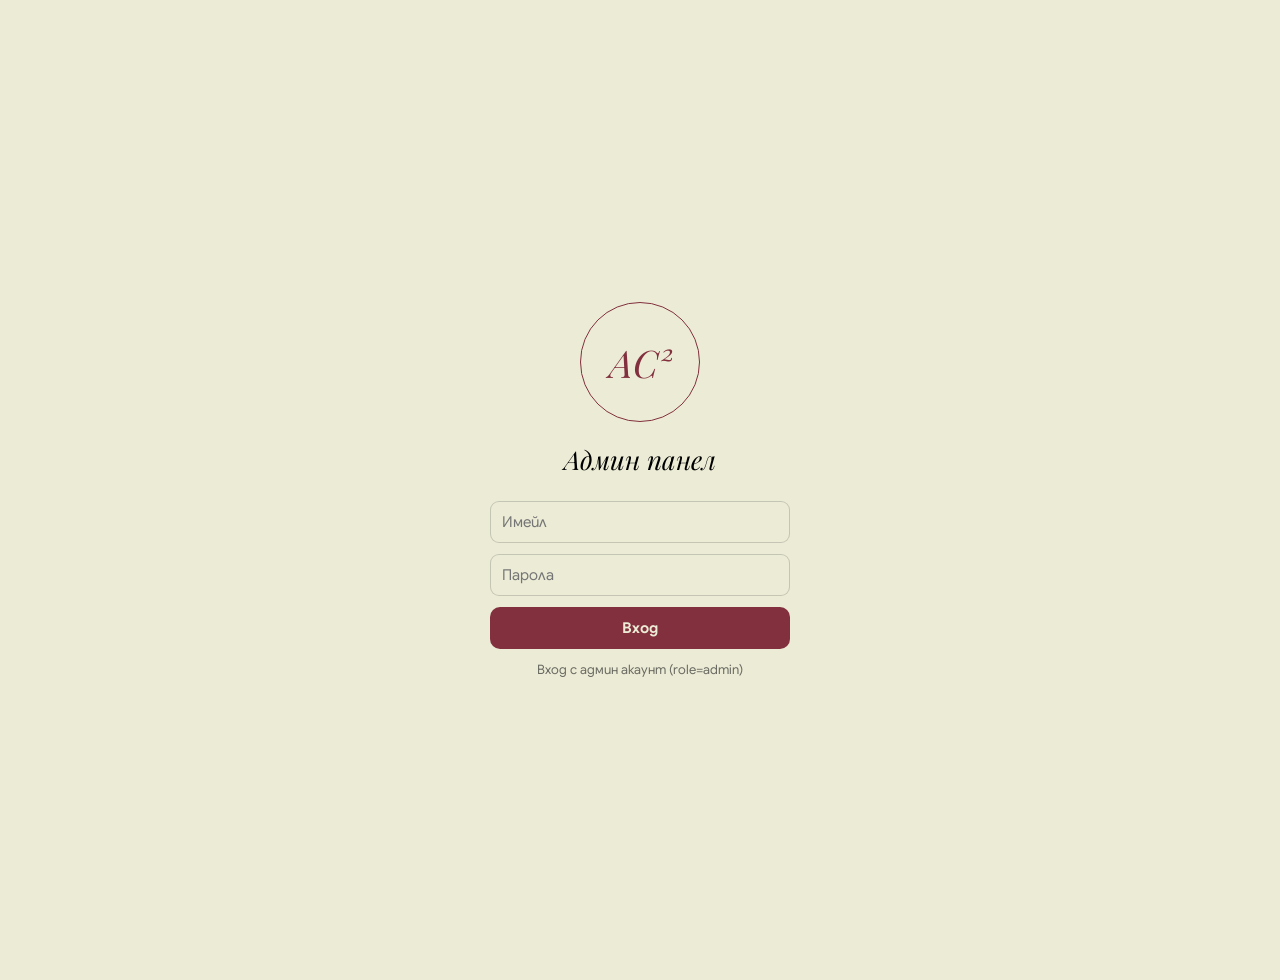
<file: admin.html>
<!DOCTYPE html>
<html lang="bg">
<head>
<meta charset="UTF-8" />
<!-- (20.11.2026) GitHub Pages не праща заглавки за сигурност → скриваме панела от търсачките и не позволяваме да се вгради в чужда страница -->
<meta name="robots" content="noindex, nofollow, noarchive" />
<style id="acFrameGuard">html{display:none!important}</style>
<script>if(self===top){var g=document.getElementById('acFrameGuard');if(g)g.parentNode.removeChild(g);}else{try{top.location=self.location;}catch(e){}}</script>
<!-- ЗАЩИТА: тук е най-важно. Админският панел държи най-силната сесия в системата.
     connect-src спира изнасянето на данни към чужд сървър, дори при вмъкнат скрипт. -->
<meta http-equiv="Content-Security-Policy" content="
  default-src 'self';
  script-src 'self' 'unsafe-inline';
  style-src 'self' 'unsafe-inline' https://fonts.googleapis.com;
  font-src 'self' data: https://fonts.gstatic.com;
  img-src 'self' data: blob: https:;
  connect-src 'self' https://twcxfqgknhqicxqghcrx.supabase.co wss://twcxfqgknhqicxqghcrx.supabase.co;
  frame-src 'none'; object-src 'none'; base-uri 'self'; form-action 'self';
" />
<!-- (21.11.2026) Външният скрипт за следене на грешки (Sentry) е махнат от тази страница: в служебните страници не се зарежда чужд код. -->
<meta name="viewport" content="width=device-width, initial-scale=1" />
<meta name="theme-color" content="#ebebd6" />
<title>Arcus Club · Админ панел</title>
<link rel="icon" href="favicon.png?v=3" />
<link rel="stylesheet" href="fonts/fonts.css" />
<style>
  :root{--bg:#ebebd6;--surface:#f4f4e8;--gold:#82303d;--gold-soft:#652430;--cream:#000000;--text:#1c1c1b;
    --mid:#4b4b45;--muted:#6b6b63;--line:rgba(0,0,0,0.16);--ok:#507044;--warn:#82303d;--serif:'Playfair Display',Georgia,serif;
--sans:'Google Sans',system-ui,-apple-system,'Segoe UI',Roboto,sans-serif;}
  *{box-sizing:border-box;margin:0;padding:0;}
  body{background:var(--bg);color:var(--text);font-family:var(--sans);}
  .wrap{max-width:760px;margin:0 auto;padding:0 16px 60px;}
  .top{position:sticky;top:0;z-index:20;display:flex;justify-content:space-between;align-items:center;
    padding:14px 0;background:rgba(235,235,214,.92);backdrop-filter:blur(8px);border-bottom:1px solid var(--line);margin-bottom:18px;}
  .top .b{font-family:var(--serif);font-style:italic;color:var(--gold);font-size:19px;letter-spacing:0;}
  .top .b small{color:var(--mid);font-size:12px;letter-spacing:0;}
  .tabs{display:flex;gap:8px;margin-bottom:18px;flex-wrap:wrap;}
  /* ===== (16.11.2026) Меню вляво вместо лента с раздели; на телефон/таблет — изсуващо се меню с бутон ☰ ===== */
  .side{position:fixed;top:0;left:0;bottom:0;width:236px;box-sizing:border-box;background:#f4f4e8;border-right:1px solid var(--line);padding:16px 12px 24px;overflow-y:auto;z-index:40;-webkit-overflow-scrolling:touch;}
  .side .brand{font-family:var(--serif);font-style:italic;color:var(--gold);font-size:22px;line-height:1.15;padding:4px 10px 10px;}
  .side .brand small{display:block;font-family:var(--sans);font-style:normal;color:var(--mid);font-size:11.5px;margin-top:3px;}
  .side .tabs{display:block;margin:0;overflow:visible;padding:0;}
  .side .navg{font-size:10.5px;letter-spacing:1.6px;text-transform:uppercase;color:var(--muted);padding:16px 10px 5px;}
  .side .tab{display:flex;align-items:center;gap:10px;width:100%;box-sizing:border-box;border:0;border-radius:10px;padding:9px 10px;margin:1px 0;font-size:14.5px;line-height:1.25;text-align:left;text-decoration:none;color:var(--text);background:transparent;flex:initial;}
  .side .tab:hover{background:rgba(0,0,0,.06);}
  .side .tab.on{background:var(--gold);color:#f7f7ee;font-weight:600;}
  .side .tab svg{width:18px;height:18px;flex:none;opacity:.75;}
  .side .tab.on svg{opacity:1;}
  .side .tab>span{margin-left:auto;flex:none;}
  .side .tab.on>span{background:#f7f7ee!important;color:#82303d!important;}
  .main{margin-left:236px;}
  .main .wrap{max-width:880px;padding:0 28px 60px;}
  .navbtn{display:none;align-items:center;justify-content:center;width:40px;height:40px;flex:none;border:1px solid var(--line);border-radius:12px;background:transparent;color:var(--text);cursor:pointer;position:relative;}
  .navbtn svg{width:20px;height:20px;}
  .navbtn i{position:absolute;top:-4px;right:-4px;min-width:16px;height:16px;border-radius:8px;background:#82303d;color:#f7f7ee;font-size:10px;font-weight:700;font-style:normal;line-height:16px;text-align:center;padding:0 3px;box-sizing:border-box;}
  .navov{display:none;position:fixed;inset:0;background:rgba(0,0,0,.42);z-index:39;}
  .top .tl{display:flex;align-items:center;gap:12px;min-width:0;}
  @media(max-width:1000px){
    .side{width:270px;max-width:86vw;transform:translateX(-105%);transition:transform .22s ease;box-shadow:0 0 40px rgba(0,0,0,.25);padding-top:calc(16px + env(safe-area-inset-top));padding-bottom:calc(24px + env(safe-area-inset-bottom));}
    body.navopen .side{transform:none;}
    body.navopen .navov{display:block;}
    body.navopen{overflow:hidden;}
    .main{margin-left:0;}
    .main .wrap{padding:0 16px 60px;}
    .navbtn{display:inline-flex;}
    .side .tab{padding:12px 10px;font-size:15.5px;}
  }
  @media(max-width:640px){ .main .wrap{padding:0 10px 70px;} }
  /* ===== (16.11.2026) по-изчистен вид ===== */
  .card{border-color:rgba(0,0,0,.10);border-radius:14px;box-shadow:0 1px 2px rgba(0,0,0,.04);}
  .btn{transition:filter .12s,background .12s;} .btn:hover{filter:brightness(1.07);} .btn:active{filter:brightness(.95);}
  .btn.ghost:hover,.btn.no:hover{filter:none;background:rgba(0,0,0,.05);}
  input:focus,select:focus,textarea:focus{outline:none;border-color:var(--gold);box-shadow:0 0 0 3px rgba(130,48,61,.14);}
  /* начален екран */
  .hgrid{display:grid;grid-template-columns:repeat(auto-fit,minmax(200px,1fr));gap:12px;margin:0 0 16px;}
  .hstat{background:var(--surface);border:1px solid rgba(0,0,0,.10);border-radius:14px;padding:14px 16px;cursor:pointer;text-align:left;font-family:inherit;color:var(--text);display:block;width:100%;}
  .hstat:hover{border-color:var(--gold);}
  .hstat .k{font-size:12px;color:var(--muted);letter-spacing:.3px;}
  .hstat .v{font-size:28px;font-weight:600;line-height:1.15;margin-top:4px;font-family:var(--serif);}
  .hstat .s{font-size:12.5px;color:var(--mid);margin-top:4px;line-height:1.35;}
  .hbar{height:6px;border-radius:4px;background:rgba(0,0,0,.09);overflow:hidden;margin-top:8px;} .hbar>div{height:100%;background:var(--ok);}
  .hrow{display:flex;justify-content:space-between;align-items:center;gap:10px;padding:10px 0;border-top:1px solid rgba(0,0,0,.08);cursor:pointer;} .hrow:first-child{border-top:0;}
  .hrow:hover b{color:var(--gold);}
  /* общо търсене */
  .gs{position:relative;margin:0 0 14px;}
  .gs input{padding-left:38px;background:var(--surface);}
  .gs>svg{position:absolute;left:12px;top:12px;width:18px;height:18px;opacity:.5;pointer-events:none;}
  .gsres{position:absolute;left:0;right:0;top:calc(100% + 4px);background:#f7f7ee;border:1px solid rgba(0,0,0,.14);border-radius:12px;box-shadow:0 14px 40px rgba(0,0,0,.18);z-index:30;max-height:60vh;overflow:auto;padding:6px;}
  .gsres:empty{display:none;}
  .gsres .g{font-size:10.5px;letter-spacing:1.4px;text-transform:uppercase;color:var(--muted);padding:8px 10px 3px;}
  .gsres button{display:block;width:100%;text-align:left;border:0;background:transparent;border-radius:8px;padding:8px 10px;font:inherit;font-size:14px;color:var(--text);cursor:pointer;}
  .gsres button:hover{background:rgba(130,48,61,.09);}
  .gsres button small{display:block;color:var(--muted);font-size:12px;margin-top:1px;}
  /* член: свита карта → „Управление“ */
  .pbody{display:none;border-top:1px solid rgba(0,0,0,.08);margin-top:10px;} .pcard.open>.pbody{display:block;}
  /* форма за събитие: стъпки + залепен бутон */
  .fsteps{display:flex;gap:6px;flex-wrap:wrap;margin:10px 0 4px;}
  .fsteps button{border:1px solid var(--line);background:transparent;border-radius:18px;padding:6px 12px;font:inherit;font-size:13px;color:var(--text);cursor:pointer;}
  .fsteps button.on{background:var(--gold);border-color:var(--gold);color:#f7f7ee;font-weight:600;}
  .evform[data-step="1"] .fstep:not([data-s="1"]),.evform[data-step="2"] .fstep:not([data-s="2"]),.evform[data-step="3"] .fstep:not([data-s="3"]),.evform[data-step="4"] .fstep:not([data-s="4"]),.evform[data-step="5"] .fstep:not([data-s="5"]),.evform[data-step="6"] .fstep:not([data-s="6"]){display:none;}
  .fsave{position:sticky;bottom:0;z-index:5;display:flex;gap:10px;flex-wrap:wrap;align-items:center;margin:16px -16px -16px;padding:12px 16px calc(12px + env(safe-area-inset-bottom));background:rgba(244,244,232,.96);backdrop-filter:blur(6px);border-top:1px solid rgba(0,0,0,.10);border-radius:0 0 14px 14px;}
  @media(max-width:640px){ .fsave{margin:14px -12px -12px;padding:10px 12px calc(10px + env(safe-area-inset-bottom));} .hstat .v{font-size:24px;} }
  .side .sfoot{margin-top:18px;padding:12px 10px 0;border-top:1px solid rgba(0,0,0,.10);}
  .side .sfoot button{display:flex;align-items:center;gap:10px;width:100%;border:0;background:transparent;border-radius:10px;padding:9px 0;font:inherit;font-size:13.5px;color:var(--mid);cursor:pointer;}
  .side .sfoot svg{width:18px;height:18px;opacity:.75;}
  /* тъмен режим (първа версия): обръщаме цветовете на целия панел; снимки и видео остават както са */
  html.dark{filter:invert(.92) hue-rotate(180deg);background:#111;}
  html.dark img,html.dark video,html.dark canvas,html.dark iframe{filter:invert(1) hue-rotate(180deg);}
  .tab{border:1px solid var(--line);background:transparent;color:var(--text);border-radius:22px;padding:8px 16px;font-size:14px;cursor:pointer;font-family:inherit;}
  .tab.on{background:var(--gold);color:var(--bg);border-color:var(--gold);font-weight:600;}
  .card{background:var(--surface);border:1px solid var(--line);border-radius:12px;padding:16px;margin-bottom:12px;}
  /* „за действие“: непрегледани / чакащи записи */
  .card.att{border-left:4px solid #82303D;background:#F7F7EE;box-shadow:0 2px 10px rgba(130,48,61,.10);}
  .card.att.amber{border-left-color:#C98A2B;}
  .tagn{display:inline-block;font-size:10px;font-weight:800;letter-spacing:1px;padding:3px 8px;border-radius:8px;vertical-align:middle;margin-left:6px;color:#F7F7EE;background:#82303D;}
  .tagn.amber{background:#C98A2B;}
  .tagn.grey{background:#5F6064;}
  .inbox{background:#F7F7EE;border:1px solid #82303D;border-radius:14px;padding:14px 16px;margin:0 0 16px;}
  .inbox h3{margin:0 0 8px;font-size:15px;}
  [data-fold]>.fold-h h3{margin:0;}
  [data-fold]>.fold-b{margin-top:8px;}
  .inbox .row{display:flex;justify-content:space-between;align-items:center;gap:10px;padding:8px 0;border-top:1px solid #E3E3D3;flex-wrap:wrap;}
  .inbox .row:first-of-type{border-top:0;}
  .inbox .row .t{font-size:13.5px;line-height:1.35;}
  .inbox .row .a{display:flex;gap:6px;flex-wrap:wrap;}
  h2{font-family:var(--serif);font-style:italic;color:var(--cream);font-weight:700;font-size:22px;margin-bottom:12px;}
  h3{color:var(--cream);font-size:16px;font-weight:500;}
  label{display:block;color:var(--mid);font-size:13px;margin:10px 0 5px;}
  input,select,textarea{width:100%;background:var(--bg);border:1px solid var(--line);border-radius:9px;padding:11px;color:var(--cream);font-size:15px;font-family:inherit;}
  input:focus,select:focus,textarea:focus{outline:none;border-color:var(--gold-soft);}
  .row2{display:grid;grid-template-columns:1fr 1fr;gap:12px;}
  .btn{background:var(--gold);color:var(--bg);border:none;border-radius:10px;padding:12px 18px;font-size:15px;font-weight:600;cursor:pointer;font-family:inherit;}
  .btn.ghost{background:transparent;border:1px solid var(--line);color:var(--gold);}
  .btn.sm{padding:7px 13px;font-size:13px;border-radius:18px;}
  .btn.ok{background:var(--ok);color:#fff;}
  .btn.no{background:transparent;border:1px solid var(--warn);color:#9a3a49;}
  .chips{display:flex;flex-wrap:wrap;gap:8px;margin-top:6px;}
  .ck{border:1px solid var(--line);border-radius:20px;padding:7px 13px;font-size:13px;cursor:pointer;user-select:none;}
  .ck.on{background:var(--gold);color:var(--bg);border-color:var(--gold);font-weight:600;}
  .pill{display:inline-block;font-size:11px;letter-spacing:1px;border:1px solid var(--gold);color:var(--gold);border-radius:14px;padding:2px 9px;}
  .pill.audAll{border-color:var(--ok);color:#3d5634;}
  .muted{color:var(--muted);font-size:13px;}
  .badge{font-size:11px;border-radius:12px;padding:2px 10px;border:1px solid var(--line);color:var(--mid);}
  .badge.live{border-color:var(--ok);color:#3d5634;}
  .gate{min-height:100vh;display:flex;flex-direction:column;align-items:center;justify-content:center;text-align:center;padding:30px;}
  .gate .ring{width:120px;height:120px;border:1px solid var(--gold);border-radius:50%;display:flex;align-items:center;justify-content:center;}
  .gate .ring span{font-family:var(--serif);font-style:italic;color:var(--gold);font-size:38px;}
  .gate h1{font-family:var(--serif);font-style:italic;color:var(--cream);font-size:26px;font-weight:500;margin-top:20px;}
  .gate .f{width:100%;max-width:300px;margin-top:24px;}
  .gate input{margin-bottom:11px;}
  .empty{color:var(--muted);font-style:italic;padding:8px 0;}
  table{width:100%;border-collapse:collapse;font-size:13px;}
  th{text-align:left;color:var(--mid);font-weight:500;padding:8px;border-bottom:1px solid var(--line);}
  td{padding:8px;border-bottom:1px solid var(--line);color:var(--text);}
  /* ---------- ТЕЛЕФОН / ТАБЛЕТ ---------- */
  img,video{max-width:100%;}
  @media(max-width:820px){
    .wrap{padding:0 12px 60px;}
    .card{overflow-wrap:anywhere;}
    table{display:block;overflow-x:auto;-webkit-overflow-scrolling:touch;}
  }
  @media(max-width:640px){
    .wrap{padding:0 10px 70px;}
    .top{flex-wrap:wrap;gap:8px;padding:10px 0;margin-bottom:12px;}
    .top .b{font-size:17px;}
    .top>div:last-child{flex-wrap:wrap;gap:6px!important;justify-content:flex-end;}
    /* разделите — един ред с хоризонтално плъзгане вместо голям блок бутони */
    .tabs{flex-wrap:nowrap;overflow-x:auto;-webkit-overflow-scrolling:touch;scrollbar-width:none;padding-bottom:4px;margin-bottom:12px;}
    .tabs::-webkit-scrollbar{display:none;}
    .tab{flex:none;padding:7px 12px;font-size:13px;}
    h2{font-size:20px;}
    .card{padding:12px;border-radius:10px;}
    .row2{grid-template-columns:1fr;gap:6px;}
    input,select,textarea{font-size:16px;padding:10px;}   /* 16px — iPhone не увеличава страницата при писане */
    .btn{padding:11px 14px;}
    .btn.sm{padding:7px 11px;}
    /* карти с текст вляво и бутони вдясно → бутоните слизат отдолу */
    .card>div[style*="space-between"]{flex-wrap:wrap;}
    .card>div[style*="space-between"]>div:first-child{flex:1 1 220px;min-width:0;}
    [id^="resact_"],[id^="appact_"]{flex-direction:row!important;flex-wrap:wrap;}
    [style*="float:right"]{float:none!important;margin:0 0 8px!important;}
    .inbox{padding:12px;}
    .inbox .row .a{width:100%;}
    .pill{letter-spacing:.3px;}
  }
</style>
</head>
<body>
<div id="root" style="padding:40px;text-align:center;color:var(--muted);">Зареждане…</div>
<script src="vendor/supabase.js"></script>
<script src="vendor/qrcode.js"></script>
<script src="legal.js"></script>
<script src="config.js?v=529"></script>
<script src="db.js?v=529"></script>
<script>
const MEMBERS=[{id:'founder',t:'Founder'},{id:'founding',t:'Founding Member'},{id:'club',t:'Club Member'},{id:'alumni',t:'Alumni Member'},{id:'corporate',t:'Corporate Member'}];
const FORMATS=['culture','table','conversation','community','online'];
const EVTAGS=[
  {id:'lang_bg',g:'Език',t:'На български'},{id:'lang_en',g:'Език',t:'На английски'},{id:'lang_bi',g:'Език',t:'Двуезично / с превод'},
  {id:'acc_wheel',g:'Достъпност',t:'Достъпно с количка'},{id:'acc_blind',g:'Достъпност',t:'За незрящи'},
  {id:'acc_deaf',g:'Достъпност',t:'За глухи (субтитри)'},{id:'acc_hearing',g:'Достъпност',t:'Асистивно слушане'},
  {id:'aud_18',g:'Публика',t:'Само 18+'},{id:'aud_family',g:'Публика',t:'Семейно'},{id:'aud_limited',g:'Публика',t:'Ограничени места'},
  {id:'set_outdoor',g:'Обстановка',t:'На открито'},{id:'set_formal',g:'Обстановка',t:'Дрес код: официален'},
  {id:'set_smart',g:'Обстановка',t:'Дрес код: smart casual'},{id:'set_nophoto',g:'Обстановка',t:'Без снимки'},
  {id:'set_parking',g:'Обстановка',t:'Паркинг на място'},
  {id:'cat_dinner',g:'Кетъринг',t:'Вечеря включена'},{id:'cat_drinks',g:'Кетъринг',t:'Коктейл / напитки'},{id:'cat_veg',g:'Кетъринг',t:'Веге / веган опции'}
];
const FMT_LABEL={culture:'AC² Culture',table:'AC² Table',conversation:'AC² Conversation',community:'AC² Arcus Community',online:'AC² Online',cinema:'AC² Culture (старо: Cinema)',music:'AC² Culture (старо: Music)',theater:'AC² Culture (старо: Theater)'};
const VENUES=['Ресторант','Камерна зала','Онлайн','Галерия','Private room'];
const memName=id=>(MEMBERS.find(m=>m.id===id)||{t:id}).t;
// нивото на члена с цвят на самия текст (без фон) — да се различава с един поглед в списъка с резервации
const MEM_COLORS={founder:'#82303d',founding:'#b5531e',club:'#24639a',alumni:'#3f7a3a',corporate:'#6a3d8f',guest:'#6b6b63'};
const memColored=id=>`<b style="color:${MEM_COLORS[id]||'#6b6b63'};font-weight:700;">${esc(memName(id))}</b>`;
const esc=s=>(''+(s??'')).replace(/&/g,'&amp;').replace(/</g,'&lt;').replace(/>/g,'&gt;').replace(/"/g,'&quot;').replace(/'/g,'&#39;');
// ВАЖНО: никога не вграждай текст от потребител в onclick="f('...')" — там HTML се декодира
// ПРЕДИ да се изпълни JS, значи ' се измъква от кавичките. Подавай само id и търси обекта.
const byId=(arr,id)=>(arr||[]).find(x=>x.id===id)||{};

let tab='home', editId=null, draftAud=['all'], admin=false, role='', PERMS=[];
// ---- Права ----
// Администраторът има всичко. Останалите служители — само отметнатите права (profiles.perms).
const PERM_DEFS=[
  {id:'events',t:'Събития',d:'създаване и редакция на събития, архив, видимост по членство'},
  {id:'reservations',t:'Резервации',d:'одобряване/отказ, check-in, архив на резервациите'},
  {id:'tables',t:'Маси',d:'схема на залите: настаняване, запазване на маси, гости на място'},
  {id:'members_view',t:'Членове — преглед',d:'вижда списъка с членове (без промени)'},
  {id:'members_edit',t:'Членове — редакция',d:'покани, подновяване, нива, телефони, пароли'},
  {id:'applications',t:'Кандидатури',d:'преглед и одобряване на кандидатури'},
  {id:'news',t:'Новини',d:'съобщения към членовете в приложението'},
  {id:'site',t:'Публичен сайт',d:'текстове, снимки, меню, нива на членство на ac2.bg'},
  {id:'messages',t:'Съобщения',d:'контактна форма и нюзлетър'},
  {id:'stats',t:'Статистика',d:'справки и графики'},
  {id:'audit',t:'Журнал',d:'кой какво е променил'},
  {id:'featured',t:'Акцент на събития',d:'отметката „Акцент“ — събитието излиза най-горе в приложението и на сайта'},
  // „опасни“ права — отделни отметки (важат и в базата)
  {id:'res_delete',t:'⚠ Изтриване на резервации',d:'необратимо изтриване (не само отказ)',danger:true},
  {id:'refunds',t:'⚠ Връщане на пари',d:'refund по картата през Stripe',danger:true},
  {id:'walkin',t:'⚠ Билет на място',d:'продажба в брой / на ПОС от рецепцията',danger:true},
  {id:'events_delete',t:'⚠ Изтриване на събития',d:'заедно с резервациите към тях',danger:true},
  {id:'tables_layout',t:'⚠ Подреждане на залата',d:'добавя/мести/трие маси, брой столове, основен план',danger:true},
  {id:'free_invite',t:'⚠ Безплатни покани',d:'кани нов член БЕЗ плащане — членството започва веднага за 1 година (иначе само администраторът)',danger:true},
  {id:'fees',t:'⚠ Членства и цени',d:'цени на членствата, покани за плащане, банкови преводи',danger:true},
  {id:'team',t:'⚠ Екип и права',d:'добавя/маха служители и права (дава се само от собственика)',danger:true,ownerOnly:true},
  {id:'money',t:'Суми и приходи (преглед)',d:'ЕДИНСТВЕНАТА отметка, която показва приходите в Статистика; + сумите в Excel експорта на събития и месечния отчет'},
  {id:'accounting',t:'Счетоводство (само преглед)',d:'вижда резервации с платени суми, плащания за членства, цени; експорт за месеца — без никакви действия'}];
const PERM_PRESETS=[
  {id:'deputy',t:'Заместник-админ',p:['events','reservations','tables','tables_layout','members_view','members_edit','applications','news','site','messages','stats','audit','res_delete','refunds','walkin','events_delete']},
  {id:'manager',t:'Мениджър',p:['events','reservations','tables','tables_layout','members_view','members_edit','applications','news','site','messages','stats','audit','walkin']},
  {id:'editor',t:'Редактор',p:['events','news','site']},
  {id:'reception',t:'Рецепция',p:['reservations','tables','members_view','messages','walkin']},
  {id:'accountant',t:'Счетоводство',p:['accounting','stats','audit']}];
let PERMS_UNTIL='', IS_OWNER=false;
const permsLive=()=>!PERMS_UNTIL||PERMS_UNTIL>=new Date().toISOString().slice(0,10);
const can=p=>role==='admin'||(permsLive()&&PERMS.includes(p));
const isEditor=()=>role!=='admin';   // „служител“ (не админ) — показва бележка под табовете
// кои табове с кое право
const TAB_PERM={events:'events',archive:'events',members:'events',res:'reservations',people:'members_view',apps:'applications',ann:'news',public:'site',messages:'messages',stats:'stats',audit:'audit',team:'team',fees:'fees'};
const TAB_ALT={res:'accounting',fees:'accounting'};   // счетоводство вижда тези раздели само за преглед
const tabAllowed=t=>t==='home'?true:TAB_PERM[t]?(can(TAB_PERM[t])||(TAB_ALT[t]&&can(TAB_ALT[t]))):role==='admin';
const canExport=()=>role==='admin'||can('accounting')||can('fees')||can('stats');
// приходите в „Статистика“ (карта „Приход (нето)“ + сумата под всяко събитие): само админ или изричната отметка „Суми и приходи“ —
// „Членства и цени“ и „Счетоводство“ вече НЕ ги отключват (за да може човек да работи с тях, без да вижда оборота)
const canStatsMoney=()=>role==='admin'||can('money');
const canMoney=()=>role==='admin'||can('money')||can('accounting')||can('fees');   // суми/приходи — отметка „Суми и приходи“ (или админ, счетоводство, членства и цени)
function firstTab(){ for(const t of ['events','res','people','apps','ann','public','messages','stats','audit','team']) if(tabAllowed(t)) return t; return 'events'; }
let EVENTS=[], RES=[];
const root=document.getElementById('root');

// ---- Изтекла сесия ----
// Преди това администраторът нямаше как да разбере: бутоните просто мълчаха.
let _sessionLost=false, _loggingOut=false;
function sessionLost(){
  if(_sessionLost||_loggingOut||!admin)return; _sessionLost=true;
  const ov=document.createElement('div');
  ov.style.cssText='position:fixed;inset:0;z-index:9999;background:rgba(0,0,0,.72);display:flex;align-items:center;justify-content:center;padding:20px;';
  ov.innerHTML=`<div style="background:var(--card,#f7f7ee);border-radius:16px;padding:24px;max-width:340px;text-align:center;box-shadow:0 20px 60px rgba(0,0,0,.3);">
    <h3 style="margin:0 0 8px;">Сесията изтече</h3>
    <p style="color:var(--muted);font-size:13px;margin:0 0 16px;">Не сте вписан вече. Промените, които направите сега, няма да се запазят.</p>
    <button class="btn" style="width:100%;" onclick="location.reload()">Влез отново</button></div>`;
  document.body.appendChild(ov);
}
async function checkSession(){ if(!_sessionLost && !(await DB.sessionAlive())) sessionLost(); }

// ================= ВТОРА СТЪПКА ПРИ ВХОД (код по имейл) + изход след 12 часа =================
const ADMIN_MAX_MS=12*3600*1000;
function adminSessionOld(){ let t=0; try{t=+localStorage.getItem('acac_admin_login_at')||0;}catch(e){} if(!t){ try{localStorage.setItem('acac_admin_login_at',String(Date.now()));}catch(e){} return false; } return Date.now()-t>ADMIN_MAX_MS; }
// връща true, когато входът е потвърден (или втората стъпка не се изисква / още не е включена на сървъра)
async function twoFaGate(){
  let dev=''; try{dev=localStorage.getItem('acac_2fa_dev')||'';}catch(e){}
  const st=await DB.admin2fa('status',{device:dev});
  if(!st||st.missing||st.netfail||!st.required||st.trusted)return true;   // функцията не е качена / изключена → не заключваме никого
  window._tfaPending=true;
  return await new Promise(resolve=>{
    let mail=st.email||'';
    const draw=(msg,bad)=>{ root.removeAttribute('style'); root.innerHTML=`<div class="gate"><div class="card" style="max-width:400px;margin:40px auto;text-align:left;">
      <h3 style="font-size:20px;">Потвърждение на входа</h3>
      <p class="muted" style="margin:8px 0 12px;line-height:1.5;">Изпратихме 6-цифрен код на <b>${esc(mail||'имейла на акаунта')}</b>. Валиден е 10 минути.</p>
      <input id="tfa_code" inputmode="numeric" autocomplete="one-time-code" maxlength="6" placeholder="••••••" data-nd="1" style="font-size:24px;letter-spacing:8px;text-align:center;"/>
      <label style="display:flex;gap:8px;align-items:center;margin-top:12px;cursor:pointer;"><input type="checkbox" id="tfa_rem" data-nd="1" checked style="width:auto;"/> Запомни това устройство за 30 дни</label>
      <div id="tfa_msg" style="margin-top:10px;font-size:13.5px;color:${bad?'#9a3a49':'var(--muted)'};min-height:18px;">${esc(msg||'')}</div>
      <button class="btn" id="tfa_go" style="width:100%;margin-top:8px;" onclick="window._tfaVerify()">Потвърди</button>
      <div style="display:flex;justify-content:space-between;gap:10px;margin-top:14px;font-size:13.5px;"><a href="#" onclick="window._tfaSend(true);return false;" style="color:var(--gold);">Изпрати нов код</a><a href="#" onclick="logout();return false;" style="color:var(--muted);">Изход</a></div>
      <p class="muted" style="font-size:12px;margin-top:14px;line-height:1.45;">Не идва имейл? Провери „Спам“. Без отметката кодът ще се иска при всеки вход; на общ компютър я махни.</p></div></div>`;
      const i=document.getElementById('tfa_code'); if(i){ i.focus(); i.addEventListener('keydown',e=>{ if(e.key==='Enter')window._tfaVerify(); }); i.addEventListener('input',()=>{ i.value=i.value.replace(/\D/g,'').slice(0,6); if(i.value.length===6)window._tfaVerify(); }); } };
    const ERR={expired:'Кодът е изтекъл — изпрати нов.',too_many_attempts:'Твърде много грешни опити — изпрати нов код.',too_many_codes:'Твърде много кодове за кратко време. Опитай след малко.',mail_failed:'Имейлът с кода не тръгна. Опитай „Изпрати нов код“ след минута.',mail_not_configured:'Пощата на сървъра не е настроена — кодът не може да се изпрати.',need_sql:'Липсва стъпка в базата: пусни 2026-11-20-admin-2fa.sql в Supabase.'};
    window._tfaSend=async manual=>{ const r=await DB.admin2fa('send',{}); if(r&&r.email)mail=r.email;
      if(r&&r.error){ draw(ERR[r.error]||('Грешка: '+r.error),true); return; }
      draw(manual?(r.already?'Кодът вече е изпратен преди малко — провери пощата.':'Изпратен е нов код.'):'',false); };
    let busy=false;
    window._tfaVerify=async()=>{ if(busy)return; const i=document.getElementById('tfa_code'), code=(i&&i.value||'').replace(/\D/g,''); const m=document.getElementById('tfa_msg');
      if(code.length!==6){ if(m){m.style.color='#9a3a49';m.textContent='Въведи 6-те цифри от имейла.';} return; }
      busy=true; const b=document.getElementById('tfa_go'); if(b){b.disabled=true;b.textContent='Проверка…';}
      const r=await DB.admin2fa('verify',{code,remember:!!(document.getElementById('tfa_rem')||{}).checked}); busy=false;
      if(r&&r.ok&&r.device){ try{localStorage.setItem('acac_2fa_dev',r.device);}catch(e){} delete window._tfaVerify; delete window._tfaSend; window._tfaPending=false; root.innerHTML='<div style="padding:40px;text-align:center;color:var(--muted);">Зареждане…</div>'; resolve(true); return; }
      draw(r&&r.error==='wrong'?('Грешен код.'+(r.left!==undefined?' Остават '+r.left+' опита.':'')):(ERR[r&&r.error]||'Не успях да проверя кода — опитай пак.'),true); };
    draw('',false); window._tfaSend(false);
  });
}
async function boot(){
  if(DB.live){ const u=await DB.getUser(); role=u?u.role:''; MY_ID=u?u.id:''; PERMS=(u&&u.perms)||[]; PERMS_UNTIL=(u&&u.perms_until)||''; IS_OWNER=!!(u&&u.is_owner); if(role==='editor'&&!PERMS.length)PERMS=['events','news','site','messages']; admin=!!(u&&(u.role==='admin'||(PERMS.length&&permsLive()))); if(admin&&!tabAllowed(tab))tab=firstTab(); }
  else { admin=localStorage.getItem('acac_admin')==='1'; role='admin'; }
  // (20.11.2026) автоматичен изход след 12 часа от входа (общи компютри на рецепцията) + втора стъпка: код по имейл
  if(DB.live&&admin){
    if(adminSessionOld()){ try{localStorage.removeItem('acac_admin_login_at');}catch(e){} try{await DB.signOut();}catch(e){} admin=false; role=''; render(); setTimeout(()=>alert('От съображения за сигурност входът в админ панела важи 12 часа. Влез отново.'),100); return; }
    if(!(await twoFaGate()))return;
  }
  if(admin) await refresh();
  render();
  if(DB.live&&admin)setInterval(()=>{ if(admin&&!_loggingOut&&adminSessionOld()){ alert('Изминаха 12 часа от входа — от съображения за сигурност трябва да влезеш отново.'); logout(); } },60000);
  if(DB.live&&admin){
    startAdminLive();
    DB.onSessionLost(sessionLost);
    window.addEventListener('acac-session-lost',sessionLost);
    setInterval(checkSession,60000);                 // на всяка минута
    document.addEventListener('visibilitychange',()=>{ if(!document.hidden)checkSession(); });
    // Резервен вариант, ако Realtime не работи: на всяка минута (и при връщане в таба) питаме „има ли нещо ново?“
    // Ново → ако не се пише в поле: обновяваме сами; иначе светва „● Нови заявки — обнови“.
    checkNew(true); setInterval(()=>checkNew(false),60000);
    document.addEventListener('visibilitychange',()=>{ if(!document.hidden)checkNew(false); });
  }
}
// има ли започнато, но незаписано попълване (нов текст, сменен избор, избран файл) — тогава НЕ преначертаваме сами,
// за да не се изтрие написаното (напр. ново събитие, новина, покана), дори ако курсорът в момента не е в поле
function formDirty(){
  for(const el of document.querySelectorAll('input,textarea,select')){
    if(el.disabled||el.closest('.mdp-ov')||el.dataset.nd)continue;
    if(el.tagName==='SELECT'){ const o=[...el.options]; let d=o.findIndex(x=>x.defaultSelected); if(d<0)d=0; if(o.length&&el.selectedIndex!==d)return true; continue; }
    const t=(el.type||'').toLowerCase();
    if(t==='file'){ if(el.files&&el.files.length)return true; continue; }
    if(t==='checkbox'||t==='radio'){ if(el.checked!==el.defaultChecked)return true; continue; }
    if(t==='button'||t==='submit'||t==='range')continue;
    if((el.value||'')!==(el.defaultValue||''))return true;
  }
  return false;
}
// курсорът е в поле за писане/избор? (отметка, радио-бутон или бутон НЕ се броят — след кликване фокусът остава върху тях
// и панелът погрешно решаваше, че „се попълва нещо“ → светваше „Нови заявки — обнови“ след собствено действие, напр. тикчето за карта)
function _typing(){ const a=document.activeElement; if(!a||!/^(INPUT|TEXTAREA|SELECT)$/.test(a.tagName))return false; const t=(a.type||'').toLowerCase(); return !(t==='checkbox'||t==='radio'||t==='button'||t==='submit'||t==='range'||t==='file'); }
let _stamps=null;
async function checkNew(baseline){
  let st; try{ st=await DB.latestStamps(); }catch(e){ return; }
  if(!st)return;
  if(baseline||!_stamps){ _stamps=st; return; }
  const changed=['reservations','applications','messages'].filter(k=>(st[k]||'')>(_stamps[k]||''));
  if(!changed.length)return;
  _stamps=st;
  const editing=editId||_typing()||document.querySelector('#miModal,#qrModal,#wkModal,#coAddOv,#onsiteModal,.mdp-ov')||formDirty();
  const what=changed.map(k=>k==='reservations'?'резервация':k==='applications'?'кандидатура':'съобщение').join(', ');
  if(editing){ window._newData=true; const b=document.getElementById('newdataBtn'); if(b)b.style.display='inline-block'; toast('🔔 Нова '+what+' — натисни „Нови заявки — обнови“'); return; }
  await refresh(); if(tab==='messages'){try{MSGS=await DB.listContactMessages();}catch(e){}} softRender(); toast('🔔 Нова '+what);
}
// Реалтайм: при промяна в базата опресняваме данните и таба (със забавяне, за да не мигат бързи серии).
let _liveT=null, _liveSeen=false, _liveNeed={}, _liveLast=0;
// начертаване без скок: пази мястото, до което е скролнато
function softRender(){ const y=window.scrollY; render(); if(Math.abs(window.scrollY-y)>2)window.scrollTo(0,y); }
const _liveBusy=()=>editId||_typing()||document.querySelector('#miModal,#qrModal,#wkModal,#coAddOv,#onsiteModal,#rpaidOv,.mdp-ov')||formDirty();
// (20.11.2026) Преди: при ВСЯКА промяна в базата (вкл. всяко отбелязване на входа и всяко „прегледано“) админът презареждаше
// всичко — събития, всички резервации, кандидатури, съобщения, плащания — и чертаеше цялата страница наново. По време на събитие
// това ставаше през няколко секунди и панелът „забиваше“. Сега:
//  • резервациите се обновяват на място от самото известие (без нова заявка);
//  • останалите таблици се презареждат само те, най-много веднъж на 6 секунди;
//  • страницата се чертае наново само ако промяната засяга отворения раздел, и без скок на екрана.
function startAdminLive(){
  if(_liveSeen)return; _liveSeen=true;
  DB.onAdminChange((table,type,row,old)=>{
    if(type==='INSERT'){
      const msg=table==='reservations'?'Нова резервация':table==='applications'?'Нова кандидатура':table==='contact_messages'?'Ново съобщение от сайта':table==='newsletter_subscribers'?'Нов абонат за нюзлетъра':table==='membership_payments'?(row&&row.method==='bank'?'Заявен банков превод за членство':''):'';
      if(msg)toast('🔔 '+msg);
    } else if(table==='reservations'&&type==='UPDATE'&&row&&row.status==='cancelled'){ toast('Резервация е отменена от член'); }
    if(table==='reservations'&&Array.isArray(RES)){
      // обновяваме реда на място
      try{
        if(type==='DELETE'){ const id=(old&&old.id)||(row&&row.id); const k=RES.findIndex(x=>x.id===id); if(k>=0)RES.splice(k,1); _liveNeed._res='all'; }
        else if(row&&row.id&&row.status!==undefined){
          const m=DB.mapReservation(row), k=RES.findIndex(x=>x.id===m.id);
          if(k<0){ RES.unshift(m); _liveNeed._res='all'; }
          else{ const o=RES[k]; const only=f=>Object.keys(m).every(key=>key===f||String(m[key]==null?'':m[key])===String(o[key]==null?'':o[key]));
            const minor=only('seen_at')?'seen':(only('checked_in_at')?'checkin':'');
            RES[k]=Object.assign(o,m);
            if(minor==='seen'){ refreshInbox(); return; }                       // „прегледано“ — само броячите
            _liveNeed._res=(_liveNeed._res==='all')?'all':(minor==='checkin'?'checkin':'all'); }
        } else _liveNeed.reservations=1;   // непълно известие → презареждаме таблицата
      }catch(e){ _liveNeed.reservations=1; }
    } else _liveNeed[table]=1;
    clearTimeout(_liveT);
    const wait=Math.max(900,6000-(Date.now()-_liveLast));   // най-много веднъж на ~6 сек.
    _liveT=setTimeout(liveFlush,wait);
  });
}
async function liveFlush(){
  const need=_liveNeed; _liveNeed={}; _liveLast=Date.now();
  const job=[]; const keep=(p,set)=>job.push(p.then(v=>{ if(v!=null)set(v); }).catch(()=>{}));
  if(need.reservations)keep(DB.listReservations(),v=>{RES=v;});
  if(need.events)keep(DB.listEvents(),v=>{EVENTS=v;});
  if(need.applications)keep(DB.listApplications(),v=>{APPS=v;});
  if((need.contact_messages||need.newsletter_subscribers)&&can('messages')){ keep(DB.listContactMessages(),v=>{MSGS=v;}); if(tab==='messages')keep(DB.listSubscribers(),v=>{SUBS=v;}); }
  if(need.membership_payments&&(can('fees')||can('accounting')))keep(DB.listMembershipPayments(300),v=>{MPAY=v;});
  if((need.profiles||need.membership_payments||need.membership_codes)&&(tab==='people'||tab==='team'))keep(DB.listMembers(),v=>{PEOPLE=v;});
  if((need.membership_payments||need.membership_codes)&&tab==='fees')job.push(loadFees().catch(()=>{}));
  await Promise.all(job);
  // кой раздел е засегнат от кое
  const resTabs=['home','res','events','stats'], t=tab;
  const hit=(need._res&&resTabs.includes(t)&&!(need._res==='checkin'&&t==='events'))||need.reservations&&resTabs.includes(t)||need.events&&['home','events','res','stats','archive'].includes(t)
    ||need.applications&&['apps','home'].includes(t)||(need.contact_messages||need.newsletter_subscribers)&&['messages','home'].includes(t)
    ||(need.profiles||need.membership_payments||need.membership_codes)&&['people','team','fees'].includes(t);
  if(!hit){ renderTabsOnly(); return; }                  // друг раздел → само броячите в менюто и „За действие“
  if(_liveBusy()){ window._newData=true; const b=document.getElementById('newdataBtn'); if(b)b.style.display='inline-block'; refreshInbox(); return; }
  if(t==='people'&&window._pOpen&&Object.values(window._pOpen).some(Boolean)){ refreshInbox(); return; }   // отворена карта на член — не я затваряме
  softRender();
}
let _refreshP=null, _lastRefresh=0;
// (20.11.2026) Преди: 5 заявки една след друга и при грешка списъците се изпразваха. Сега: успоредно, старите данни се пазят
// при неуспех, а второ извикване, докато първото тече, изчаква същото (не пуска нови заявки).
function refresh(){
  if(_refreshP)return _refreshP;
  _refreshP=(async()=>{
    const keep=(p,set)=>p.then(v=>{ if(v!=null)set(v); }).catch(()=>{});
    await Promise.all([
      keep(DB.listEvents(),v=>{EVENTS=v;}),
      keep(DB.listReservations(),v=>{RES=v;}),
      keep(DB.listApplications(),v=>{APPS=v;}),
      can('messages')?keep(DB.listContactMessages(),v=>{MSGS=v;}):null,
      (can('fees')||can('accounting'))?keep(DB.listMembershipPayments(300),v=>{MPAY=v;}):null
    ]);
    if(!EVENTS)EVENTS=[]; if(!RES)RES=[]; if(!APPS)APPS=[];
    _lastRefresh=Date.now();
  })().finally(()=>{_refreshP=null;});
  return _refreshP;
}
let MPAY=null, MPRICES=null, MCODES=null;
// ---------- „За действие“: какво чака човек ----------
// резервация: нова заявка (requested) · непрегледана (seen_at празно) · отказ от член (cancelled) непрегледан · платена+отменена без върната сума
function resNeedsRefund(r){ return r.paid && !r.refunded_at && (r.status==='cancelled'||r.status==='declined'); }
function resAttention(r){
  if(resNeedsRefund(r))return 'refund';   // връщане на сума остава „за действие“ и след архивиране
  if(resIsOld(r))return '';
  const st=r.status||'requested';
  if(st==='requested')return 'new';
  if(resNeedsRefund(r))return 'refund';
  if(!r.seen_at&&st==='cancelled')return 'cancel';
  if(!r.seen_at)return 'new';
  return '';
}
function attItems(){
  const out=[];
  if(can('reservations'))RES.forEach(r=>{const a=resAttention(r);if(a)out.push({k:'res',a,r});});
  if(can('applications'))(APPS||[]).forEach(x=>{if((x.status||'new')==='new'||!x.seen_at)out.push({k:'app',a:'new',r:x});});
  if(can('messages'))(MSGS||[]).forEach(m=>{if(!m.is_read&&!m.archived_at)out.push({k:'msg',a:'new',r:m});});
  if(can('fees'))(MPAY||[]).forEach(x=>{if(x.status==='pending'&&x.method==='bank')out.push({k:'mpay',a:'bank',r:x});});
  return out;
}
function attCount(k){ return attItems().filter(i=>!k||i.k===k).length; }
function setTitleCount(){ const n=attItems().length; document.title=(n?'('+n+') ':'')+'AC² · Админ'; }
async function markSeenRes(id){
  if(!can('reservations'))return;
  const r=RES.find(x=>x.id===id); if(!r||r.seen_at)return;
  r.seen_at=new Date().toISOString();
  const c=document.getElementById('rescard_'+id); if(c&&!resAttention(r)){c.classList.remove('att','amber');const t=c.querySelector('.atttag');if(t)t.remove();}
  try{await DB.markSeen('reservations',[id]);}catch(e){}
  renderTabsOnly();
}
async function markSeenApp(id){
  const a=(APPS||[]).find(x=>x.id===id); if(!a||a.seen_at)return;
  a.seen_at=new Date().toISOString(); try{await DB.markSeen('applications',[id]);}catch(e){} setTitleCount();
}
async function markAllSeen(){
  const rid=RES.filter(r=>!r.seen_at&&(r.status||'requested')!=='requested').map(r=>r.id);
  const aid=(APPS||[]).filter(a=>!a.seen_at&&(a.status||'new')!=='new').map(a=>a.id);
  const now=new Date().toISOString();
  RES.forEach(r=>{if(rid.includes(r.id))r.seen_at=now;}); (APPS||[]).forEach(a=>{if(aid.includes(a.id))a.seen_at=now;});
  try{await DB.markSeen('reservations',rid);await DB.markSeen('applications',aid);}catch(e){}
  render();
}
async function refundRes(id){
  const r=RES.find(x=>x.id===id); if(!r)return;
  // платеното е paid_cents (реално от Stripe); цената на събитието може да е сменена след покупката
  const ev=r.event_id?EVENTS.find(e=>e.id===r.event_id):null; const total=r.paid_cents||(ev&&ev.price?Math.round(ev.price*100*(r.party||1)):0);
  const already=r.refund_cents||0; const remaining=Math.max(0,total-already);
  if(total&&remaining<=0){alert('Цялата сума ('+(total/100).toFixed(2)+' €) вече е върната.');return;}
  const inp=prompt('Сума за връщане в € по картата на „'+(r.name||r.who||'члена')+'“ през Stripe.\n\n'+(already?'Вече върнати '+(already/100).toFixed(2)+' €; остават '+(remaining/100).toFixed(2)+' € от '+(total/100).toFixed(2)+' €.':'Цялата сума е '+(total?(total/100).toFixed(2):'?')+' €.')+' За частично връщане напиши по-малка сума (напр. 10 или 12.50).\nПарите стигат до картата за 5–10 работни дни. Действието е необратимо.', remaining?(remaining/100).toFixed(2):'');
  if(inp===null)return;
  const eur=parseFloat(String(inp).replace(',','.')); if(!(eur>0)){alert('Невалидна сума.');return;}
  const cents=Math.round(eur*100); if(remaining&&cents>remaining){alert('Сумата е по-голяма от оставащото за връщане ('+(remaining/100).toFixed(2)+' €).');return;}
  const partial=total&&(already+cents)<total;
  if(!confirm((partial?'ЧАСТИЧНО връщане: ':'Връщане: ')+(cents/100).toFixed(2)+' €'+(partial?' (общо върнати ще са '+((already+cents)/100).toFixed(2)+' € от '+(total/100).toFixed(2)+' €)':'')+'. Потвърждаваш ли?'))return;
  toast('Връщане през Stripe…');
  const x=await DB.refundReservation(id,cents);
  if(x&&x.error){alert('Връщането не мина: '+x.error.message);return;}
  r.refunded_at=r.refunded_at||new Date().toISOString(); r.refund_cents=already+((x.data&&x.data.amount)||0); if(x.data&&x.data.full){r.paid=false;if(r.status!=='declined')r.status='cancelled';} r.seen_at=r.seen_at||r.refunded_at;
  render(); toast((x.data&&x.data.full?'Сумата е върната ✓':'Върнати '+((x.data&&x.data.amount||0)/100).toFixed(2)+' € (частично) ✓')+' · членът получава имейл');
}
async function markRefundedRes(id){
  const r=RES.find(x=>x.id===id); if(!r)return;
  const ev=r.event_id?EVENTS.find(e=>e.id===r.event_id):null; const cents=r.paid_cents||(ev&&ev.price?Math.round(ev.price*100*(r.party||1)):0);
  if(!confirm('Да отбележа ли, че сумата'+(cents?' ('+(cents/100).toFixed(2)+' €)':'')+' е върната на „'+(r.name||r.who||'члена')+'“?\n\n(Ако връщаш през Stripe, това става автоматично — не е нужно.)'))return;
  const x=await DB.markRefunded(id,cents); if(x&&x.error){alert('Грешка: '+x.error.message);return;}
  r.refunded_at=new Date().toISOString(); r.refund_cents=cents; r.seen_at=r.seen_at||new Date().toISOString();
  try{await DB.logAudit('reservation_refund_marked',r.name||r.who||'',(cents/100).toFixed(2)+' €');}catch(e){}
  render(); toast('Отбелязано като възстановена');
}
function renderTabsOnly(){ const t=document.querySelector('.tabs'); if(!t)return; const tmp=document.createElement('div'); tmp.innerHTML=tabsHtml(); t.innerHTML=tmp.firstElementChild.innerHTML; refreshInbox(); }
function refreshInbox(){ const box=document.getElementById('inboxBox'); if(!box)return; box.innerHTML=inboxView(); setTitleCount(); }
// кутията „За действие“ — горе на всеки раздел, само ако има нещо
function inboxView(){
  const items=attItems(); if(!items.length)return '';
  // свита/разпъната (помни се); „… и още N“ → „Покажи всички“
  let collapsed=false; try{collapsed=localStorage.getItem('acac_inbox_collapsed')==='1';}catch(e){}
  if(collapsed)return `<div class="inbox" style="padding:10px 16px;"><div style="display:flex;justify-content:space-between;align-items:center;gap:10px;flex-wrap:wrap;cursor:pointer;" onclick="inboxToggle()"><h3 style="margin:0;">За действие <span class="tagn">${items.length}</span></h3><button class="btn ghost sm" type="button">Разпъни ▾</button></div></div>`;
  const MAX=window._inboxAll?items.length:8; const show=items.slice(0,MAX);
  const rows=show.map(i=>{
    if(i.k==='res'){
      const r=i.r, nm=esc(r.name||r.who||'член'), bigG=isBigGroup(r), evT=r.event_id?EVENTS.find(e=>e.id===r.event_id):null, what=(evT?'<b>'+esc(evT.title)+'</b>'+(r.place&&r.place!==evT.title?' <span class="muted">('+esc(r.place)+')</span>':''):esc(r.place||r.fmt||'Резервация'))+' · '+isoToBg(r.date||'')+(r.time?' '+esc(r.time):'')+' · '+(bigG?'<b>9+ души</b> <span class="tagn amber">☎ ЗА ОБАЖДАНЕ</span>'+(r.phone?' '+esc(r.phone):''):(r.party||1)+' '+(r.party==1?'място':'места'));
      const ev=r.event_id?EVENTS.find(e=>e.id===r.event_id):null; const sum=ev&&ev.price?' · '+(ev.price*(r.party||1)).toFixed(2)+' €':'';
      if(i.a==='new'&&(r.status||'requested')==='requested')return `<div class="row"><div class="t"><span class="tagn">НОВА ЗАЯВКА</span> <b>${nm}</b> — ${what}</div><div class="a"><button class="btn ok sm" onclick="setRes('${r.id}','confirmed')">Потвърди</button><button class="btn no sm" onclick="setRes('${r.id}','declined')">Откажи</button><button class="btn ghost sm" onclick="goRes('${r.id}')">Виж</button></div></div>`;
      if(i.a==='refund'&&!can('refunds'))return `<div class="row"><div class="t"><span class="tagn amber">ЗА ВРЪЩАНЕ НА СУМА</span> <b>${nm}</b> — ${what}${sum}<br><span class="muted" style="font-size:12px;">Нужно е право „Връщане на пари“.</span></div><div class="a"><button class="btn ghost sm" onclick="goRes('${r.id}')">Виж</button></div></div>`;
      if(i.a==='refund')return `<div class="row"><div class="t"><span class="tagn amber">ЗА ВРЪЩАНЕ НА СУМА</span> <b>${nm}</b> — ${what}${sum}<br><span class="muted" style="font-size:12px;">„Върни сумата“ връща парите по картата през Stripe (5–10 работни дни). „Върната в брой/по банка“ = само отбелязване, без движение на пари.</span></div><div class="a"><button class="btn ok sm" onclick="refundRes('${r.id}')">↩ Върни сумата</button><button class="btn ghost sm" onclick="markRefundedRes('${r.id}')">Върната в брой/по банка</button><button class="btn ghost sm" onclick="goRes('${r.id}')">Виж</button></div></div>`;
      if(i.a==='cancel'){ const why=r.refunded_at?['ОТМЕНЕНА · ВЪРНАТА СУМА','сумата е върната'+(r.refund_cents?' ('+(r.refund_cents/100).toFixed(2)+' €)':'')+' — резервацията е отменена автоматично']:(r.user_id?['ОТКАЗ ОТ ЧЛЕН','членът сам е отказал резервацията от приложението']:['ОТКАЗ ОТ ГОСТ','гостът сам е отказал билета от линка в имейла']);
        return `<div class="row"><div class="t"><span class="tagn amber">${why[0]}</span> <b>${nm}</b> — ${what}<br><span class="muted" style="font-size:12px;">${why[1]}${r.paid&&!r.refunded_at?' · <b>платен билет</b>':''}</span></div><div class="a"><button class="btn ghost sm" onclick="markSeenRes('${r.id}')">Прегледано</button><button class="btn ghost sm" onclick="goRes('${r.id}')">Виж</button></div></div>`; }
      const pp=r.status==='pending_payment'?(Date.now()-new Date(r.created_at).getTime()>30*60*1000?'<br><span class="muted" style="font-size:12px;">изоставено плащане — започнато, но картата не е платена (затворена страница, отказ или грешка); мястото вече е свободно</span>':'<br><span class="muted" style="font-size:12px;">плаща в момента — ако не плати до 30 мин., мястото се освобождава</span>'):'';
      return `<div class="row"><div class="t"><span class="tagn">НОВО</span> <b>${nm}</b> — ${what} · ${resBadge(r.status)}${pp}</div><div class="a"><button class="btn ghost sm" onclick="markSeenRes('${r.id}')">Прегледано</button><button class="btn ghost sm" onclick="goRes('${r.id}')">Виж</button></div></div>`;
    }
    if(i.k==='mpay'){const x=i.r;return `<div class="row"><div class="t"><span class="tagn amber">БАНКОВ ПРЕВОД</span> <b>${esc(x.email||'')}</b> — ${esc(memName(x.membership))} · ${(x.amount_cents/100).toFixed(2)} € · основание ${esc(x.bank_ref||'')}<br><span class="muted" style="font-size:12px;">Потвърди, когато преводът е в банката — членството се активира и членът получава имейл.</span></div><div class="a"><button class="btn ok sm" onclick="mpayConfirm('${x.id}')">Потвърди превода</button><button class="btn ghost sm" onclick="mpayCancel('${x.id}')">Откажи</button></div></div>`;}
    if(i.k==='app'){const a=i.r;return `<div class="row"><div class="t"><span class="tagn">КАНДИДАТУРА</span> <b>${esc(a.name||a.full_name||a.email||'')}</b>${a.membership?' — '+esc(memName(a.membership)):''}</div><div class="a"><button class="btn ghost sm" onclick="setTab('apps')">Отвори</button></div></div>`;}
    const m=i.r;return `<div class="row"><div class="t"><span class="tagn grey">СЪОБЩЕНИЕ</span> <b>${esc(m.name||m.email||'')}</b>${m.subject?' — '+esc(m.subject):''}</div><div class="a"><button class="btn ghost sm" onclick="setTab('messages')">Отвори</button></div></div>`;
  }).join('');
  return `<div class="inbox"><div style="display:flex;justify-content:space-between;align-items:center;gap:10px;flex-wrap:wrap;"><h3 style="cursor:pointer;" onclick="inboxToggle()">За действие <span class="tagn">${items.length}</span></h3><div style="display:flex;gap:6px;"><button class="btn ghost sm" onclick="markAllSeen()">Всичко е прегледано</button><button class="btn ghost sm" onclick="inboxToggle()">Свий ▴</button></div></div>${rows}${items.length>MAX?`<div style="margin-top:8px;"><button class="btn ghost sm" onclick="window._inboxAll=true;render()">Покажи всички (${items.length})</button></div>`:(window._inboxAll&&items.length>8?`<div style="margin-top:8px;"><button class="btn ghost sm" onclick="window._inboxAll=false;render()">Покажи само първите 8</button></div>`:'')}</div>`;
}
function inboxToggle(){ let c=false; try{c=localStorage.getItem('acac_inbox_collapsed')==='1'; localStorage.setItem('acac_inbox_collapsed',c?'0':'1');}catch(e){} render(); }
async function goRes(id){ const r=RES.find(x=>x.id===id); resArchive=false; resFilter=r&&r.event_id&&EVENTS.some(e=>e.id===r.event_id)?r.event_id:'all'; if(tab!=='res'){await setTab('res');} else render(); const c=document.getElementById('rescard_'+id); if(c){c.scrollIntoView({behavior:'smooth',block:'center'});c.style.outline='2px solid #82303D';setTimeout(()=>{c.style.outline='';},2500);} }

function tabBadge(n){return n?` <span style="background:#82303d;color:#f7f7ee;border-radius:10px;font-size:10px;font-weight:700;padding:2px 6px;vertical-align:middle;">${n}</span>`:'';}
function render(){
  if(!admin){window._tfaPending=false;gate();return;}
  if(window._tfaPending)return;   // чака се кодът от имейла — панелът не се показва
  evdSave();   // черновата на събитието — преди формата да се начертае наново
  // стилът на „Зареждане…“ (центриран текст + 40px отстъп) оставаше върху целия админ → махаме го
  if(root.getAttribute('style'))root.removeAttribute('style');
  const badge=DB.live?`<span class="badge live">Свързан Supabase</span>`:`<span class="badge">Демо режим</span>`;
  let h=`<div class="navov" onclick="navClose()"></div>
  <aside class="side"><div class="brand" style="cursor:pointer;" onclick="setTab('home')">AC² Админ<small>American College Arcus Club</small></div>${tabsHtml()}</aside>
  <div class="main"><div class="wrap">
    <div class="top"><div class="tl"><button class="navbtn" type="button" onclick="navToggle()" aria-label="Меню">${NAVI.menu}${navAttTotal()?`<i>${navAttTotal()}</i>`:''}</button><div class="b">${esc(TAB_TITLE[tab]||'Админ панел')}<br><small>AC² · Админ панел</small></div></div>
      <div style="display:flex;gap:10px;align-items:center;">${badge}<button class="btn sm" id="newdataBtn" onclick="adminRefresh()" style="display:${window._newData?'inline-block':'none'};background:#82303d;color:#f7f7ee;border-color:#82303d;" title="Има нови заявки / кандидатури / съобщения">● Нови заявки — обнови</button><button class="btn ghost sm" id="refreshBtn" onclick="adminRefresh()" title="Презарежда данните (резервации, членове…)">↻ Опресни</button><button class="btn sm" id="newverBtn" onclick="adminHardReload()" style="display:${window._newVer?'inline-block':'none'};background:#c9a86a;color:#1b1b1b;border-color:#c9a86a;" title="Има нова версия на админа — зарежда я">⬆ Нова версия — обнови</button><button class="btn ghost sm" onclick="logout()">Изход</button></div></div>
    ${isEditor()?`<p class="muted" style="margin:6px 0 10px;font-size:12px;">Влезли сте като служител — виждате само разделите, за които имате права.</p>`:''}
    ${gsBox()}
    <div id="inboxBox">${tab==='home'?'':inboxView()}</div>`;
  // (08.11.2026) служител без нито един раздел тук (напр. само „Маси“) — не показваме чужд раздел по подразбиране
  if(!tabAllowed(tab)){ h+=`<div class="card" style="text-align:center;padding:28px 16px;"><p style="margin-bottom:12px;">Нямате раздели в админ панела.</p>${(can('tables')||can('tables_layout'))?'<a class="btn" href="tables.html" style="text-decoration:none;display:inline-block;">Към Маси</a>':''}</div>`; h+=`</div>`; root.innerHTML=h; setTitleCount(); return; }
  if(tab==='home')h+=homeView();
  else if(tab==='events')h+=eventsView();
  else if(tab==='res')h+=resView();
  else if(tab==='people')h+=peopleView();
  else if(tab==='apps')h+=appsView();
  else if(tab==='ann')h+=announcementsView();
  else if(tab==='site')h+=siteView();
  else if(tab==='public')h+=publicView();
  else if(tab==='messages')h+=messagesView();
  else if(tab==='archive')h+=archiveAdminView();
  else if(tab==='stats')h+=statsView();
  else if(tab==='audit')h+=auditView();
  else if(tab==='team')h+=teamView();
  else if(tab==='fees')h+=feesView();
  else h+=membersView();
  h+=`</div></div>`;
  root.innerHTML=h;
  setTitleCount();
  renderAfter();
  evdAfterRender();
}
// ================= НАЧАЛО (обзорен екран) =================
function homeView(){
  const d=new Date(), today=d.getFullYear()+'-'+String(d.getMonth()+1).padStart(2,'0')+'-'+String(d.getDate()).padStart(2,'0');
  const P=r=>Number(r.party)||1, sum=(a,f)=>a.reduce((x,r)=>x+f(r),0);
  const dayN=['неделя','понеделник','вторник','сряда','четвъртък','петък','събота'][d.getDay()];
  const conf=id=>(RES||[]).filter(r=>r.event_id===id&&r.status==='confirmed'&&(r.kind||'physical')==='physical');
  const capOf=e=>{ const sl=(e.pub&&Array.isArray(e.pub.slots))?e.pub.slots.filter(x=>x&&x.time):[]; return sl.length?sl.reduce((a,x)=>a+(Number(x.cap)||0),0):(Number(e.capacity)||0); };
  const evs=(EVENTS||[]).filter(e=>e.date).sort((a,b)=>(a.date+(a.time||''))<(b.date+(b.time||''))?-1:1);
  const todays=evs.filter(e=>e.date===today||(e.end_date&&e.date<=today&&e.end_date>=today));
  const up=evs.filter(e=>e.date>today).slice(0,6);
  const upList=todays.concat(up);   // списъкът „Предстоящи“ започва с днешните (остават до края на деня), после следващите
  const evCard=e=>{ const C=conf(e.id), seats=sum(C,P), inn=sum(C.filter(r=>r.checked_in_at),P), cap=capOf(e), pct=cap?Math.min(100,Math.round(seats/cap*100)):0;
    return `<button class="hstat" onclick="${can('reservations')?`setResFilter('${e.id}');setTab('res')`:`setTab('events')`}"><div class="k">Днес${e.time?' · '+esc(e.time):''}</div><div style="font-weight:600;margin-top:3px;line-height:1.3;">${esc(e.title)}</div>
      <div class="v">${seats}${cap?`<span style="font-size:15px;color:var(--muted);font-family:var(--sans);font-weight:400;"> / ${cap}</span>`:''}</div>${cap?`<div class="hbar"><div style="width:${pct}%"></div></div>`:''}
      <div class="s">потвърдени места${inn?` · влезли <b style="color:var(--ok);">${inn}</b>`:''}</div></button>`; };
  // чакащи
  const it=attItems(); const n=(k,a)=>it.filter(i=>i.k===k&&(!a||i.a===a)).length;
  const waitParts=[n('res')&&`${n('res')} резервации`,n('app')&&`${n('app')} кандидатури`,n('msg')&&`${n('msg')} съобщения`,n('mpay')&&`${n('mpay')} за членство`].filter(Boolean);
  const waitCard=`<button class="hstat" onclick="document.getElementById('homeInbox')&&document.getElementById('homeInbox').scrollIntoView({behavior:'smooth',block:'start'})"><div class="k">Чакат действие</div><div class="v" style="color:${it.length?'var(--gold)':'var(--ok)'};">${it.length}</div><div class="s">${waitParts.join(' · ')||'Всичко е прегледано'}</div></button>`;
  // членове
  let memCard='';
  if(can('members_view')){
    if(PEOPLE===null&&!window.__homePpl){ window.__homePpl=true; DB.listMembers().then(p=>{PEOPLE=p; if(tab==='home'&&!formDirty())render();}).catch(()=>{}); }
    if(PEOPLE){ const act=PEOPLE.filter(p=>p.membership&&p.membership!=='guest'&&(!p.membership_until||p.membership_until>=today));
      const soon=act.filter(p=>p.membership_until&&memDaysLeft(p.membership_until,today)<=14).length, never=PEOPLE.filter(p=>p.last_sign_in_at!==undefined&&memNeverIn(p)).length;
      memCard=`<button class="hstat" onclick="setTab('people')"><div class="k">Активни членове</div><div class="v">${act.length}</div><div class="s">${[soon&&`<span style="color:#b5531e;">${soon} изтичат до 14 дни</span>`,never&&`${never} още не са влизали`].filter(Boolean).join(' · ')||'Няма изтичащи скоро'}</div></button>`; }
    else memCard=`<div class="hstat" style="cursor:default;"><div class="k">Активни членове</div><div class="v">…</div><div class="s">зареждане</div></div>`;
  }
  const upRows=upList.map(e=>{ const isT=todays.includes(e); const seats=sum(conf(e.id),P), cap=capOf(e), pct=cap?Math.min(100,Math.round(seats/cap*100)):0;
    return `<div class="hrow" onclick="${can('events')?`editEvent('${e.id}')`:`setTab('events')`}"><div style="min-width:0;"><b>${esc(e.title)}</b><div class="muted" style="font-size:12.5px;">${isT?'<b style="color:var(--gold);">Днес</b>':isoToBg(e.date)}${e.time?' · '+esc(e.time):''}${e.place?' · '+esc(e.place):''}</div></div>
      <div style="text-align:right;white-space:nowrap;min-width:92px;"><b>${seats}${cap?' / '+cap:''}</b>${cap?`<div class="hbar" style="margin-top:4px;"><div style="width:${pct}%;background:${pct>=90?'#82303d':'var(--ok)'}"></div></div>`:'<div class="muted" style="font-size:12px;">места</div>'}</div></div>`; }).join('');
  const quick=[can('events')&&`<button class="btn sm" onclick="setTab('events')">+ Ново събитие</button>`,can('reservations')&&`<button class="btn ghost sm" onclick="setTab('res')">Резервации</button>`,(can('tables')||can('tables_layout'))&&`<a class="btn ghost sm" href="tables.html" style="text-decoration:none;">Маси</a>`,can('members_view')&&`<button class="btn ghost sm" onclick="setTab('people')">Членове</button>`,can('stats')&&`<button class="btn ghost sm" onclick="setTab('stats')">Статистика</button>`].filter(Boolean).join('');
  const inbox=inboxView();
  return `<div style="display:flex;justify-content:space-between;align-items:flex-end;gap:12px;flex-wrap:wrap;margin-bottom:14px;"><div><h2 style="margin:0;">Днес</h2><div class="muted">${dayN}, ${isoToBg(today)}</div></div><div style="display:flex;gap:8px;flex-wrap:wrap;">${quick}</div></div>
    <div class="hgrid">${todays.map(evCard).join('')||`<div class="hstat" style="cursor:default;"><div class="k">Днес</div><div style="font-weight:600;margin-top:6px;">Няма събития днес</div><div class="s">${up[0]?'Следващо: '+esc(up[0].title)+' · '+isoToBg(up[0].date):'Няма предстоящи събития'}</div></div>`}${waitCard}${memCard}</div>
    <div id="homeInbox">${inbox||'<div class="card" style="text-align:center;color:var(--ok);">✓ Няма нищо за действие.</div>'}</div>
    ${upList.length?`<h3 style="margin:18px 0 8px;">Предстоящи събития</h3><div class="card" style="padding:4px 16px;">${upRows}</div>`:''}`;
}

// ================= ОБЩО ТЪРСЕНЕ (член · резервация · кандидатура · събитие) =================
let gsQ='';
function gsBox(){ return `<div class="gs">${NAVI.search}<input id="gsIn" data-nd="1" autocomplete="off" placeholder="Търси навсякъде — име, имейл, телефон, код на билет, събитие…" value="${esc(gsQ)}" oninput="gsQ=this.value;clearTimeout(window._gsT);window._gsT=setTimeout(gsRun,180)" onfocus="gsRun()" onkeydown="if(event.key==='Escape'){gsQ='';this.value='';gsRun();this.blur();}"/><div class="gsres" id="gsRes"></div></div>`; }
function gsRun(){
  const box=document.getElementById('gsRes'); if(!box)return; const q=(gsQ||'').trim().toLowerCase();
  if(q.length<2){box.innerHTML='';return;}
  if(PEOPLE===null&&can('members_view')&&!window.__gsPpl){ window.__gsPpl=true; DB.listMembers().then(p=>{PEOPLE=p;gsRun();}).catch(()=>{}); }
  const dig=q.replace(/\D/g,''), code=q.toUpperCase().replace(/[^A-Z0-9]/g,'');
  const has=(...v)=>v.some(x=>(x||'').toString().toLowerCase().includes(q)), tel=v=>dig.length>=4&&String(v||'').replace(/\D/g,'').includes(dig);
  const out=[]; const sec=(t,rows)=>{ if(rows.length)out.push(`<div class="g">${t}</div>`+rows.join('')); };
  if(can('members_view')&&PEOPLE)sec('Членове',PEOPLE.filter(p=>has(p.full_name,p.username,p.email)||tel(p.phone)).slice(0,6).map(p=>`<button onclick="gsGo('m','${p.id}')">${esc(p.full_name||p.username||p.email)}<small>${esc(memName(p.membership||'guest'))} · ${esc(p.email||'')}${p.phone?' · '+esc(p.phone):''}</small></button>`));
  if(can('reservations'))sec('Резервации',(RES||[]).filter(r=>has(r.name,r.who,r.email)||tel(r.phone)||(code.length>=4&&String(r.ticket_code||'').toUpperCase().includes(code))).sort((a,b)=>(a.date||'')<(b.date||'')?1:-1).slice(0,7).map(r=>{ const ev=r.event_id?EVENTS.find(e=>e.id===r.event_id):null; const stN={confirmed:'потвърдена',requested:'чака',cancelled:'отменена',declined:'отказана',pending_payment:'плаща'}[r.status||'requested']||r.status; return `<button onclick="gsGo('r','${r.id}')">${esc(r.name||r.who||'')} — ${esc(ev?ev.title:(r.place||r.fmt||'Резервация'))}<small>${isoToBg(r.date||'')}${r.time?' · '+esc(r.time):''} · ${Number(r.party)||1} места · ${stN}${r.ticket_code?' · '+esc(r.ticket_code):''}</small></button>`; }));
  if(can('applications'))sec('Кандидатури',(APPS||[]).filter(a=>has(a.name,a.email)||tel(a.phone)).slice(0,5).map(a=>`<button onclick="gsGo('a','${a.id}')">${esc(a.name||a.email||'')}<small>${esc(memName(a.membership||''))} · ${(a.status||'new')==='new'?'нова':a.status==='approved'?'одобрена':'отказана'} · ${esc(a.email||'')}</small></button>`));
  if(can('events')||can('reservations'))sec('Събития',(EVENTS||[]).filter(e=>has(e.title,e.place)).sort((a,b)=>(a.date||'')<(b.date||'')?1:-1).slice(0,5).map(e=>`<button onclick="gsGo('e','${e.id}')">${esc(e.title)}<small>${isoToBg(e.date||'')}${e.time?' · '+esc(e.time):''}${e.place?' · '+esc(e.place):''}</small></button>`));
  box.innerHTML=out.join('')||`<div class="muted" style="padding:10px;">Нищо не е намерено за „${esc(gsQ.trim())}“.</div>`;
}
async function gsGo(kind,id){
  const q=gsQ; gsQ=''; const box=document.getElementById('gsRes'); if(box)box.innerHTML='';
  const flash=el=>{ if(!el)return; el.scrollIntoView({behavior:'smooth',block:'center'}); const o=el.style.boxShadow; el.style.boxShadow='0 0 0 3px rgba(130,48,61,.45)'; setTimeout(()=>{el.style.boxShadow=o;},1800); };
  if(kind==='m'){ const p=byId(PEOPLE,id); peopleQ=p.email||p.full_name||q; await setTab('people'); setTimeout(()=>{ const c=document.querySelector('#pplRes .pcard'); if(c){c.classList.add('open');flash(c);} },120); }
  else if(kind==='r'){ await goRes(id); }
  else if(kind==='a'){ try{localStorage.setItem('acac_apps_done_open','1');}catch(e){} await setTab('apps'); setTimeout(()=>flash(document.getElementById('appcard_'+id)),120); }
  else if(kind==='e'){ if(can('events'))editEvent(id); else { setResFilter(id); await setTab('res'); } }
}
document.addEventListener('click',e=>{ if(!e.target.closest('.gs')){ const b=document.getElementById('gsRes'); if(b)b.innerHTML=''; } });
// тъмен режим — помни се на това устройство
function darkToggle(){ const on=document.documentElement.classList.toggle('dark'); try{localStorage.setItem('acac_admin_dark',on?'1':'0');}catch(e){} render(); }
try{ if(localStorage.getItem('acac_admin_dark')==='1')document.documentElement.classList.add('dark'); }catch(e){}

// ----- меню (вляво / изсуващо се на телефон) -----
const _ic=d=>`<svg viewBox="0 0 24 24" fill="none" stroke="currentColor" stroke-width="1.8" stroke-linecap="round" stroke-linejoin="round" aria-hidden="true">${d}</svg>`;
const NAVI={
  menu:_ic('<path d="M4 7h16M4 12h16M4 17h16"/>'),
  home:_ic('<path d="M4 11 12 4l8 7v8a1 1 0 0 1-1 1h-4v-6h-6v6H5a1 1 0 0 1-1-1z"/>'),
  search:_ic('<circle cx="11" cy="11" r="6.5"/><path d="m20 20-4.2-4.2"/>'),
  moon:_ic('<path d="M20 14.5A8 8 0 0 1 9.500 4a8 8 0 1 0 10.500 10.500z"/>'),
  events:_ic('<rect x="3" y="5" width="18" height="16" rx="2"/><path d="M3 10h18M8 3v4M16 3v4"/>'),
  res:_ic('<path d="M4 8a2 2 0 0 1 2-2h12a2 2 0 0 1 2 2v2a2 2 0 0 0 0 4v2a2 2 0 0 1-2 2H6a2 2 0 0 1-2-2v-2a2 2 0 0 0 0-4z"/><path d="M14 6v12" stroke-dasharray="2 2"/>'),
  tables:_ic('<rect x="3" y="3" width="7" height="7" rx="1.5"/><rect x="14" y="3" width="7" height="7" rx="1.5"/><rect x="3" y="14" width="7" height="7" rx="1.5"/><rect x="14" y="14" width="7" height="7" rx="1.5"/>'),
  people:_ic('<circle cx="9" cy="8" r="3.5"/><path d="M2.5 20a6.5 6.5 0 0 1 13 0"/><path d="M16 5.2a3.5 3.5 0 0 1 0 5.6M18 20a6.5 6.5 0 0 0-2.5-5"/>'),
  apps:_ic('<path d="M14 3H7a2 2 0 0 0-2 2v14a2 2 0 0 0 2 2h10a2 2 0 0 0 2-2V8z"/><path d="M14 3v5h5M9 13h6M9 17h4"/>'),
  messages:_ic('<rect x="3" y="5" width="18" height="14" rx="2"/><path d="m3 7 9 6 9-6"/>'),
  fees:_ic('<rect x="3" y="6" width="18" height="13" rx="2"/><path d="M3 10h18M7 15h3"/>'),
  ann:_ic('<path d="M4 10v4a1 1 0 0 0 1 1h2l5 4V5L7 9H5a1 1 0 0 0-1 1z"/><path d="M16 9a4 4 0 0 1 0 6M18.5 6.5a7.5 7.5 0 0 1 0 11"/>'),
  public:_ic('<circle cx="12" cy="12" r="9"/><path d="M3 12h18M12 3a14 14 0 0 1 0 18M12 3a14 14 0 0 0 0 18"/>'),
  archive:_ic('<rect x="3" y="4" width="18" height="5" rx="1.5"/><path d="M5 9v9a2 2 0 0 0 2 2h10a2 2 0 0 0 2-2V9M10 13h4"/>'),
  members:_ic('<path d="M2 12s3.6-7 10-7 10 7 10 7-3.6 7-10 7S2 12 2 12z"/><circle cx="12" cy="12" r="3"/>'),
  stats:_ic('<path d="M4 20V10M10 20V4M16 20v-7M21 20H3"/>'),
  audit:_ic('<path d="M9 6h11M9 12h11M9 18h11"/><circle cx="4.5" cy="6" r="1"/><circle cx="4.5" cy="12" r="1"/><circle cx="4.5" cy="18" r="1"/>'),
  team:_ic('<path d="M12 3l7 3v5c0 4.5-3 8.5-7 10-4-1.500-7-5.500-7-10V6z"/><path d="m9 12 2 2 4-4"/>')
};
const TAB_TITLE={home:'Начало',events:'Събития',res:'Резервации',people:'Членове',apps:'Кандидатури',ann:'Новини',public:'Публичен сайт',site:'Публичен сайт',messages:'Съобщения',archive:'Архив',members:'Видимост по членство',stats:'Статистика',audit:'Журнал',team:'Екип',fees:'Членства и цени'};
// „Членове“ = един раздел с подраздели: Членове · Кандидатури · Членства и цени · Видимост и покани (правата за всеки остават отделни)
const MEM_GROUP=['people','apps','fees','members'];
const memFirst=()=>MEM_GROUP.find(t=>tabAllowed(t))||'';
// „Съдържание“ = Новини · Публичен сайт · Архив
const CNT_GROUP=['ann','public','archive'];
const cntFirst=()=>CNT_GROUP.find(t=>tabAllowed(t))||'';
function memSubnav(){
  const isM=MEM_GROUP.includes(tab), isC=CNT_GROUP.includes(tab)||tab==='site';
  if(!isM&&!isC)return '';
  const items=(isM?[['people','Членове',0],['apps','Кандидатури',attCount('app')],['fees','Членства и цени',attCount('mpay')],['members','Видимост и покани',0]]:[['ann','Новини',0],['public','Публичен сайт',0],['archive','Архив',0]]).filter(x=>tabAllowed(x[0]));
  if(items.length<2)return '';
  return `<div class="fsteps" style="margin:0 0 14px;">${items.map(x=>`<button type="button" class="${tab===x[0]?'on':''}" onclick="setTab('${x[0]}')">${x[1]}${tabBadge(x[2])}</button>`).join('')}</div>`;
}
function navToggle(){ document.body.classList.toggle('navopen'); }
function navClose(){ document.body.classList.remove('navopen'); }
// общ брой неща „за действие“ — показва се върху бутона ☰, когато менюто е скрито
function navAttTotal(){ try{ return (tabAllowed('res')?attCount('res'):0)+(tabAllowed('apps')?attCount('app'):0)+(tabAllowed('messages')?(MSGS||[]).filter(m=>!m.is_read&&!m.archived_at).length:0)+(tabAllowed('fees')?attCount('mpay'):0); }catch(e){ return 0; } }
function tabsHtml(){
  const b=(id,label,badge)=>tabAllowed(id)?`<button class="tab ${tab===id?'on':''}" onclick="setTab('${id}')">${NAVI[id]||''}${label}${badge||''}</button>`:'';
  const grp=(title,items)=>{ const body=items.join(''); return body?`<div class="navg">${title}</div>${body}`:''; };
  return `<nav class="tabs">
      ${grp('Всеки ден',[
        b('home','Начало'),
        b('events','Събития'),
        b('res','Резервации',tabBadge(attCount('res'))),
        (can('tables')||can('tables_layout'))?`<a class="tab" href="tables.html" title="Схема на залите и настаняване (отваря се на цял екран)">${NAVI.tables}Маси</a>`:'',
        b('messages','Съобщения',tabBadge((MSGS||[]).filter(m=>!m.is_read&&!m.archived_at).length))])}
      ${grp('Членове',[
        b('people','Членове'),
        b('apps','Кандидатури',tabBadge(attCount('app'))),
        b('fees','Членства и цени',tabBadge(attCount('mpay'))),
        b('members','Видимост по членство')])}
      ${grp('Съдържание',[
        b('ann','Новини'),
        b('public','Публичен сайт'),
        b('archive','Архив')])}
      ${grp('Управление',[
        b('stats','Статистика'),
        b('audit','Журнал'),
        b('team','Екип')])}
    </nav><div class="sfoot"><button type="button" onclick="darkToggle()">${NAVI.moon}<span>${document.documentElement.classList.contains('dark')?'Светъл режим':'Тъмен режим'}</span></button></div>`;
}
function renderAfter(){
  // Членове само за преглед: махаме бутоните за промяна (сървърът така или иначе ги отказва)
  if(tab==='people'&&!can('members_edit')){
    root.querySelectorAll('button').forEach(b=>{ if(/changeName|savePhone|requestPhone|deletePerson|renewPerson|changeMembership|doInvite|doRenew|doReset|approveApp/.test(b.getAttribute('onclick')||''))b.remove(); });
    root.querySelectorAll('input[id^="phf_"],input[id^="nmf_"]').forEach(i=>i.disabled=true);
  }
  if(tab==='people'&&peopleQ){ try{pplDedup();}catch(e){} }
  if(tab==='stats')setTimeout(animateCounts,30);
}
function animateCounts(){
  document.querySelectorAll('.countup').forEach(el=>{
    const to=parseInt(el.dataset.to||'0',10);
    if(!to){el.textContent='0';return;}
    const dur=700,start=performance.now();
    const step=now=>{const p=Math.min(1,(now-start)/dur);
      el.textContent=Math.round(to*(1-Math.pow(1-p,3)));
      if(p<1)requestAnimationFrame(step);};
    requestAnimationFrame(step);
  });
}
let PUSHSTATS=null;
let PEOPLE=null,APPS=null,PHONES=null,ANN=null,AUDIT=null,annAud='all',annTitleDraft='',annBodyDraft='',annMemPicked=[],annUserPicked=[],annUserFilter='';
async function annSetAud(v){
  const t=document.getElementById('annTitle'); if(t)annTitleDraft=t.value;
  const b=document.getElementById('annBody'); if(b)annBodyDraft=b.value;
  annAud=v; render();
  if(v==='specific'&&(!PEOPLE||!PEOPLE.length)){ try{PEOPLE=await DB.listMembers();}catch(e){} render(); }
}
function annMemChipsHTML(){ return MEMBERS.map(m=>`<span class="annchip${annMemPicked.includes(m.id)?' on':''}" onclick="annToggleMem('${m.id}')">${m.t}</span>`).join(''); }
function annToggleMem(id){ const i=annMemPicked.indexOf(id); if(i>-1)annMemPicked.splice(i,1); else annMemPicked.push(id); const c=document.getElementById('annMemChips'); if(c)c.innerHTML=annMemChipsHTML(); }
async function annReloadUsers(){
  PEOPLE=await DB.listMembers();
  const l=document.getElementById('annUserList'); if(l)l.innerHTML=annUserListHTML();
  const c=document.getElementById('annUserCount'); if(c)c.textContent=annUserPicked.length;
}
function annUserListHTML(){
  const people=(PEOPLE||[]);
  if(!people.length){
    const err=(typeof window!=='undefined'&&window.__membersErr)?window.__membersErr:'';
    const msg=err?('Грешка при зареждане: '+esc(err)):'Зареждане…';
    return '<div class="muted" style="padding:10px;">'+msg+' <button class="btn ghost sm" style="margin-left:8px;" onclick="annReloadUsers()">Опитай пак</button></div>';
  }
  const q=(annUserFilter||'').toLowerCase().trim();
  const rows=people.filter(p=>((p.full_name||p.username||p.email||'').toLowerCase().indexOf(q)>-1));
  if(!rows.length) return '<div class="muted" style="padding:10px;">Няма съвпадение</div>';
  return rows.map(p=>`<div class="annrow" onclick="annToggleUser('${p.id}')"><span class="annbox${annUserPicked.includes(p.id)?' ck':''}"></span>${esc(p.full_name||p.username||p.email||'')} <span class="muted">· ${esc(memName(p.membership||'guest'))}</span></div>`).join('');
}
function annToggleUser(id){ const i=annUserPicked.indexOf(id); if(i>-1)annUserPicked.splice(i,1); else annUserPicked.push(id); const l=document.getElementById('annUserList'); if(l)l.innerHTML=annUserListHTML(); const c=document.getElementById('annUserCount'); if(c)c.textContent=annUserPicked.length; }
function annFilterUsers(q){ annUserFilter=q; const l=document.getElementById('annUserList'); if(l)l.innerHTML=annUserListHTML(); }
async function loadPhones(){
  try{const list=await DB.listMembers();const m={};list.forEach(p=>{m[p.id]={email:p.email||'',phone:p.phone||''};});PHONES=m;}catch(e){PHONES={};}
}
function recArchiveFilter(){
  const q=((document.getElementById('recSearch')||{}).value||'').toLowerCase().trim();
  const y=(document.getElementById('recYear')||{}).value||'';
  const f=(document.getElementById('recFmt')||{}).value||'';
  const h=(document.getElementById('recHas')||{}).value||'';
  document.querySelectorAll('#recRows .recrow').forEach(el=>{
    const ok=(!q||el.dataset.title.includes(q))&&(!y||el.dataset.year===y)&&(!f||el.dataset.fmt===f)&&(!h||el.dataset.has===h);
    el.style.display=ok?'':'none';
  });
}
function archiveAdminView(){
  const evs=(EVENTS||[]).slice().sort((a,b)=>((a.date||'')<(b.date||'')?1:-1));
  if(!evs.length)return '<p class="muted">Няма събития.</p>';
  const years=[...new Set(evs.map(e=>(e.date||'').slice(0,4)).filter(Boolean))].sort().reverse();
  const fmts=[...new Set(evs.map(e=>e.format).filter(Boolean))];
  const yearOpts='<option value="">Всички години</option>'+years.map(y=>`<option value="${y}">${y}</option>`).join('');
  const fmtOpts='<option value="">Всички формати</option>'+fmts.map(f=>`<option value="${esc(f)}">${esc(f)}</option>`).join('');
  const controls=`<div style="display:flex;gap:8px;flex-wrap:wrap;margin-bottom:12px;">
    <input id="recSearch" oninput="recArchiveFilter()" placeholder="Търси по заглавие…" style="flex:1;min-width:160px;"/>
    <select id="recYear" onchange="recArchiveFilter()" style="width:auto;">${yearOpts}</select>
    <select id="recFmt" onchange="recArchiveFilter()" style="width:auto;">${fmtOpts}</select>
    <select id="recHas" onchange="recArchiveFilter()" style="width:auto;"><option value="">Всички</option><option value="yes">Само със запис</option><option value="no">Без запис</option></select>
  </div>`;
  const rows=evs.map(e=>{
    const has=e.recording_url?'<span class="pill" style="border-color:#507044;color:#507044;">има запис</span>':'';
    return `<div class="card recrow" data-title="${esc((e.title||'').toLowerCase())}" data-year="${(e.date||'').slice(0,4)}" data-fmt="${esc(e.format||'')}" data-has="${e.recording_url?'yes':'no'}" style="margin-bottom:12px;">
      <h3>${esc(e.title)} ${has}</h3>
      <div class="muted" style="margin:3px 0 10px;font-size:12px;">${isoToBg(e.date)} · ${esc(e.format)} · видимо за: ${audLabel(e.aud)}</div>
      <label>Име на записа</label>
      <input id="rt_${e.id}" value="${esc(e.rec_title||'')}" placeholder="напр. Пълен запис"/>
      <label style="margin-top:8px;">Линк за запис (YouTube/Vimeo/файл)</label>
      <input id="ru_${e.id}" value="${esc(e.recording_url||'')}" placeholder="https://..."/>
      <div class="row2" style="margin-top:8px;">
        <label style="display:flex;align-items:center;gap:10px;cursor:pointer;"><input type="checkbox" id="rg_${e.id}" ${e.rec_gated?'checked':''} style="width:auto;"/> Само за посетили събитието</label>
        <div><label>Цена (€) — 0 = безплатно</label><input id="rp_${e.id}" type="number" min="0" step="0.01" value="${e.rec_price||0}"/></div>
      </div>
      <div style="display:flex;gap:8px;margin-top:10px;">
        <button class="btn ok sm" onclick="recSave('${e.id}')">Запази записа</button>
        ${e.recording_url?`<button class="btn no sm" onclick="recClear('${e.id}')">Премахни записа</button>`:''}
      </div>
    </div>`;
  }).join('');
  const naForm=`<div style="margin-bottom:14px;">
    <button class="btn ok sm" onclick="naToggle()">+ Нов запис в архива</button>
    <div id="naForm" style="display:none;border:0.5px solid #d9d9c4;border-radius:10px;padding:12px;margin-top:10px;">
      <p class="muted" style="margin:0 0 8px;font-size:12px;">Самостоятелен запис (обобщен, без реално събитие) — показва се само във „Видео архив".</p>
      <label>Заглавие</label><input id="na_title" placeholder="напр. Най-доброто от 2025"/>
      <div class="row2" style="margin-top:8px;">
        <div><label>Дата</label><input id="na_date" type="date"/></div>
        <div><label>Формат (за цвят)</label><select id="na_format">${FORMATS.map(f=>`<option value="${f}">${FMT_LABEL[f]||f}</option>`).join('')}</select></div>
      </div>
      <label style="margin-top:8px;">Видимо за</label>
      <div style="display:flex;flex-wrap:wrap;gap:10px;margin-top:4px;">${MEMBERS.map(m=>`<label style="display:flex;align-items:center;gap:5px;font-size:13px;cursor:pointer;"><input type="checkbox" id="na_aud_${m.id}" checked style="width:auto;"/> ${m.t}</label>`).join('')}</div>
      <label style="margin-top:8px;">Линк за запис</label><input id="na_url" placeholder="https://..."/>
      <div class="row2" style="margin-top:8px;">
        <div><label>Име на записа</label><input id="na_rt" placeholder="напр. Пълен запис"/></div>
        <div><label>Цена (€) — 0 = безплатно</label><input id="na_price" type="number" min="0" step="0.01" value="0"/></div>
      </div>
      <button class="btn ok sm" style="margin-top:10px;" onclick="naCreate()">Създай запис</button>
    </div></div>`;
  return `<p class="muted" style="margin-bottom:12px;">Добави запис към събитие, или създай самостоятелен. Показва се при членовете в „Профил → Видео архив", с достъпа на събитието (членски категории). Не изчезва след 30 дни.</p>`+naForm+controls+`<div id="recRows">${rows}</div>`;
}
function naToggle(){const f=document.getElementById('naForm');if(f)f.style.display=f.style.display==='none'?'block':'none';}
async function naCreate(){
  const title=(document.getElementById('na_title').value||'').trim();
  if(!title){alert('Въведи заглавие');return;}
  const picked=MEMBERS.filter(m=>{const el=document.getElementById('na_aud_'+m.id);return el&&el.checked;}).map(m=>m.id);
  const aud=(picked.length===0||picked.length===MEMBERS.length)?'all':picked;
  const r=await DB.addArchiveEntry({
    title, date:document.getElementById('na_date').value||'', format:document.getElementById('na_format').value, aud,
    recording_url:(document.getElementById('na_url').value||'').trim(), rec_title:(document.getElementById('na_rt').value||'').trim(),
    rec_price:parseFloat(document.getElementById('na_price').value||'0')||0
  });
  if(r&&r.error){alert('Записът не се създаде: '+r.error.message);return;}
  try{await DB.logAudit('archive_entry_added',title,'');}catch(e){}
  await refresh();render();
}
async function recSave(id){
  const rec={
    rec_title:document.getElementById('rt_'+id).value.trim(),
    recording_url:document.getElementById('ru_'+id).value.trim(),
    rec_gated:document.getElementById('rg_'+id).checked,
    rec_price:parseFloat(document.getElementById('rp_'+id).value||'0')||0
  };
  const r=await DB.setRecording(id,rec);
  if(r&&r.error){alert('Записът не се запази: '+r.error.message);return;}
  try{await DB.logAudit('recording_set',rec.rec_title||rec.recording_url||'',id);}catch(e){}
  await refresh();render();
}
async function recClear(id){
  if(!confirm('Да премахна ли записа от това събитие? (събитието остава)'))return;
  const r=await DB.setRecording(id,{rec_title:'',recording_url:'',rec_gated:false,rec_price:0});
  if(r&&r.error){alert('Грешка: '+r.error.message);return;}
  try{await DB.logAudit('recording_cleared','',id);}catch(e){}
  await refresh();render();
}
async function reloadPeople(){ window.__membersErr=''; PEOPLE=null; render(); PEOPLE=await DB.listMembers(); render(); }
async function setTab(t){navClose();evdSave();_evFormKey=null;if(editId){draftAud=['all'];draftPubGal=[];draftSlots=[];draftHalls=[];draftKidTiers=[];draftGuests=false;}tab=t;editId=null;
  render(); window.scrollTo(0,0);
  if(Date.now()-_lastRefresh>20000){ refresh().then(()=>{ if(tab===t&&!editId&&!formDirty()&&!document.querySelector('#miModal,#qrModal,#wkModal,#coAddOv,#onsiteModal,#rpaidOv,.mdp-ov'))softRender(); else renderTabsOnly(); }); }
  if(t==='people'){ if(PEOPLE){ DB.listMembers().then(p=>{ if(p){PEOPLE=p; if(tab==='people'&&!formDirty()&&!(window._pOpen&&Object.values(window._pOpen).some(Boolean)))softRender();} }); } else await reloadPeople(); }
  if(t==='team'){if(!PEOPLE)PEOPLE=await DB.listMembers();render();}
  if(t==='fees'){await loadFees();render();}
  if((t==='res'||t==='events')&&!PHONES){await loadPhones();render();}
  if(t==='ann'){ANN=await DB.listAnnouncements();if(!PEOPLE)PEOPLE=await DB.listMembers();render();if(!PUSHSTATS)DB.pushStats().then(s=>{PUSHSTATS=s;const el=document.getElementById('pushStat');if(el)el.textContent=`(регистрирани: ${s.ios||0} iOS · ${s.android||0} Android)`;}).catch(()=>{});}
  if(t==='site'){SITEC=await DB.getSiteContent();render();}
  if(t==='public'){PUBC=await DB.getSiteContent('public');SITEC=await DB.getSiteContent('landing');render();}
  if(t==='messages'){await loadMessages();}
  if(t==='audit'){AUDIT=await DB.listAudit(300);render();}
}

function audLabel(aud){
  if(aud==='all')return `<span class="pill audAll">Всички членове</span>`;
  if(!Array.isArray(aud)||!aud.length)return `<span class="pill">никой</span>`;
  return aud.map(a=>`<span class="pill">${memName(a)}</span>`).join(' ');
}
// заети места за събитие: потвърдените резервации (и отделно чакащите)
function seatsTaken(evId){return RES.filter(r=>r.event_id===evId&&r.status==='confirmed').reduce((s,r)=>s+(r.party||1),0);}
function seatsPending(evId){return RES.filter(r=>r.event_id===evId&&(!r.status||r.status==='requested')).reduce((s,r)=>s+(r.party||1),0);}
const evSlots=e=>(e&&e.pub&&Array.isArray(e.pub.slots))?e.pub.slots.filter(s=>s&&s.time):[];
function seatsInfo(e){
  const slots=evSlots(e);
  if(slots.length){   // по слот: 18:00 · 12/20 · 20:00 · няма места
    return slots.map(s=>{ const tk=RES.filter(r=>r.event_id===e.id&&r.status==='confirmed'&&(r.time||'')===s.time).reduce((a,r)=>a+(r.party||1),0); const cap=Number(s.cap)||0; const left=cap-tk;
      const col=cap&&left<=0?'#82303d':(cap&&left<=Math.ceil(cap*0.2)?'#6b6b63':'#507044');
      return `<span class="pill" style="border-color:${col};color:${col};">${esc(s.time)} · ${cap?(left<=0?'няма места':'остават '+left+' от '+cap):tk+' записани'}</span>`; }).join(' ')+(seatsPending(e.id)?` <span class="pill">${seatsPending(e.id)} чакащи</span>`:'');
  }
  if(!e.capacity)return '';
  const taken=seatsTaken(e.id), left=e.capacity-taken, pend=seatsPending(e.id);
  const col=left<=0?'#82303d':(left<=Math.ceil(e.capacity*0.2)?'#6b6b63':'#507044');
  return `<span class="pill" style="border-color:${col};color:${col};">${left<=0?'няма места':'остават '+left+' от '+e.capacity}</span>`+
    (pend?` <span class="pill">${pend} чакащи</span>`:'');
}
// маси след събитието (свързани чрез table_event_id)
function tableTaken(evId){return RES.filter(r=>r.table_event_id===evId&&r.status==='confirmed').reduce((s,r)=>s+(r.party||1),0);}
function tableInfo(e){
  if(!e.table_capacity)return '';
  const taken=tableTaken(e.id), left=e.table_capacity-taken;
  const col=left<=0?'#82303d':(left<=Math.ceil(e.table_capacity*0.2)?'#6b6b63':'#507044');
  return `<span class="pill" style="border-color:${col};color:${col};">🍽 ${left<=0?'няма маси':'маси: остават '+left+' от '+e.table_capacity}</span>`;
}
// разгъващ се списък „кой е запазил" за дадено събитие (билети + маси)
function eventResList(e){
  const tickets=RES.filter(r=>r.event_id===e.id);
  const tables=RES.filter(r=>r.table_event_id===e.id);
  const all=tickets.concat(tables);
  if(!all.length)return '';
  const stTxt={confirmed:'одобрена',declined:'отказана'};
  const stCol={confirmed:'#507044',declined:'#82303d'};
  const row=(r,isTable)=>{
    const st=r.status||'requested';
    const nm=r.name||r.who||'член';
    const info=(PHONES&&r.user_id)?PHONES[r.user_id]:null;
    const em=r.email||(info&&info.email)||'';
    const ph=r.phone||(info&&info.phone)||'';
    const contact=[em,ph].filter(Boolean).map(esc).join(' · ');
    return `<div style="padding:8px 0;border-top:1px solid var(--line-soft);">
      <div><b>${esc(nm)}</b> · ${r.party||1} ${isTable?'на маса':'места'}${isTable?' 🍽':''}
        <span style="color:${stCol[st]||'var(--muted)'};font-size:12px;"> · ${stTxt[st]||'чакаща'}</span></div>
      ${contact?`<div class="muted" style="font-size:12px;">${contact}</div>`:''}
      ${r.note&&r.note.trim()!=='Билет / ticket'?`<div class="muted" style="font-size:12px;">„${esc(r.note)}"</div>`:''}</div>`;
  };
  const body=tickets.map(r=>row(r,false)).join('')+tables.map(r=>row(r,true)).join('');
  return `<button class="btn ghost sm" style="margin-top:10px;" onclick="toggleEvRes('${e.id}')" id="evrb_${e.id}">Запазили (${all.length}) ▾</button>
    <div id="evr_${e.id}" style="display:none;margin-top:4px;">${body}</div>`;
}
function toggleEvRes(id){
  const d=document.getElementById('evr_'+id),b=document.getElementById('evrb_'+id);
  if(!d)return;const open=d.style.display!=='none';
  d.style.display=open?'none':'block';
  if(b)b.textContent=b.textContent.replace(open?'▴':'▾',open?'▾':'▴');
}
function admEvStartMs(e){
  if(!e.date)return null;
  const t=(e.time&&/^\d{1,2}:\d{2}/.test(e.time))?e.time.slice(0,5):'00:00';
  const p=e.date.split('-').map(Number),tt=t.split(':').map(Number);
  if(p.length<3)return null;
  return new Date(p[0],p[1]-1,p[2],tt[0]||0,tt[1]||0,0).getTime();
}
function admIsPast(e){
  const ed=e.end_date||e.date; if(!ed)return false;
  const t=(e.ends&&/^\d{1,2}:\d{2}/.test(e.ends))?e.ends.slice(0,5):'23:59';
  const p=ed.split('-').map(Number),tt=t.split(':').map(Number);
  if(p.length<3)return false;
  return Date.now()>new Date(p[0],p[1]-1,p[2],tt[0]||0,tt[1]||0,0).getTime()+2*3600000; // 2 ч след края
}
function admLiveNow(e){
  if(!e.stream_url||e.live_ended||admIsPast(e))return false;
  if(e.is_live)return true;
  if(e.live_auto){const s=admEvStartMs(e);return s&&Date.now()>=s;}
  return false;
}
function eventsView(){
  const evCard=e=>{
    const liveNow=admLiveNow(e);
    const waiting=e.stream_url&&e.live_auto&&!liveNow&&!e.live_ended&&!admIsPast(e);
    const liveBadge=liveNow?'<span class="pill" style="border-color:#9a3a49;color:#9a3a49;">● НА ЖИВО</span>'
      :(waiting?`<span class="pill">⏱ авто старт ${esc(e.time||'')}</span>`
      :(e.stream_url?'<span class="pill">стрийм готов</span>':''));
    const liveBtn=e.stream_url
      ? (liveNow?`<button class="btn no sm" onclick="toggleLive('${e.id}',false)">Спри стрийма</button>`
                  :`<button class="btn ok sm" onclick="toggleLive('${e.id}',true)">Пусни сега</button>`)
      : '';
    return `<div class="card">
    <div style="display:flex;justify-content:space-between;align-items:flex-start;gap:10px;">
      <div><h3>${esc(e.title)} ${liveBadge}</h3>
        <div class="muted" style="margin-top:3px;">${esc(e.format)} · ${isoToBg(e.date)}${e.end_date?' – '+isoToBg(e.end_date):''} ${esc(e.time||'')} · ${esc(e.place||'')} · ${e.capacity||0} места · ${e.price>0?(e.price+' €/билет'):'безплатно'}</div>
        <div style="margin-top:6px;">${seatsInfo(e)} ${tableInfo(e)}</div>
        ${hallsOf(e).length&&e.format==='table'?`<div class="muted" style="margin-top:6px;font-size:12.5px;">Зали: ${hallsOf(e).map(h=>{const nm=hallNameClean(h.name);const c=RES.filter(r=>r.event_id===e.id&&r.status==='confirmed'&&hallOfRes(r)===nm).reduce((a,r)=>a+(Number(r.party)||1),0);const w=RES.filter(r=>r.event_id===e.id&&r.status==='requested'&&hallOfRes(r)===nm).reduce((a,r)=>a+(Number(r.party)||1),0);return '<b>'+esc(nm)+'</b> '+h.price+' € · '+c+(h.cap?'/'+h.cap:'')+' потвърдени'+(w?' (+'+w+' чакащи)':'');}).join(' &nbsp;·&nbsp; ')}${kidTiersOf(e).length?'<br>Деца: '+kidTiersOf(e).map(t=>t.from+'–'+t.to+' г. '+(t.price>0?t.price+' €':'безплатно')).join(' · '):''}</div>`:(kidTiersOf(e).length&&e.format==='table'?`<div class="muted" style="margin-top:6px;font-size:12.5px;">Деца: ${kidTiersOf(e).map(t=>t.from+'–'+t.to+' г. '+(t.price>0?t.price+' €':'безплатно')).join(' · ')}</div>`:'')}
        <div style="margin-top:8px;">Видимо за: ${audLabel(e.aud)} ${(e.pub&&e.pub.members_only)?'<span class="pill">само членове</span>':'<span class="pill" style="border-color:#507044;color:#507044;">🌐 на сайта</span>'} ${(e.pub&&e.pub.featured)?'<span class="pill" style="border-color:#82303d;color:#82303d;">★ акцент</span>':''} ${(e.pub&&e.pub.guests)?'<span class="pill" style="border-color:#6b6b63;color:#6b6b63;">гости'+(e.pub.guest_from?' от '+isoToBg(e.pub.guest_from):'')+'</span>':''}</div></div>
      <div style="display:flex;flex-direction:column;gap:6px;">
        ${liveBtn}
        <button class="btn ghost sm" onclick="editEvent('${e.id}')">Редактирай</button>
        ${canEvExport()?`<button class="btn ghost sm" onclick="exportEvents(['${e.id}'])" title="Списък на гостите в Excel">⬇ Excel</button>`:''}
        ${can('events_delete')?`<button class="btn no sm" onclick="delEvent('${e.id}')">Изтрий</button>`:''}</div>
    </div>${eventResList(e)}</div>`;};
  const up=EVENTS.filter(e=>!admIsPast(e)).sort((a,b)=>((a.date||'9999')<(b.date||'9999')?-1:1));
  const past=EVENTS.filter(e=>admIsPast(e)).sort((a,b)=>(a.date<b.date?1:-1));
  let list=up.length?up.map(evCard).join(''):`<p class="empty">Няма предстоящи събития.</p>`;
  if(past.length){
    list+=`<button class="btn ghost" style="margin-top:10px;" onclick="togglePastAdm(this)">Изминали събития (${past.length}) ▾</button>
      <div id="pastadm" style="display:none;margin-top:10px;">${past.map(evCard).join('')}</div>`;
  }
  return `<h2>Събития</h2>${formView()}${list}`;
}
function togglePastAdm(btn){const d=document.getElementById('pastadm');if(!d)return;const open=d.style.display!=='none';d.style.display=open?'none':'block';if(btn)btn.textContent=btn.textContent.replace(open?'▴':'▾',open?'▾':'▴');}
function formView(){
  const e=editId?EVENTS.find(x=>x.id===editId):null;
  const allOn=draftAud.includes('all');
  let memCk=`<div class="ck ${allOn?'on':''}" onclick="toggleAud('all')">✓ Всички членове</div>`+
    MEMBERS.map(m=>`<div class="ck ${(!allOn&&draftAud.includes(m.id))?'on':''}" onclick="toggleAud('${m.id}')">${m.t}</div>`).join('')+
    `<div class="ck ${draftGuests?'on':''}" onclick="toggleGuests()" style="border-style:dashed;" title="Нечленове — резервират/купуват от ac2.bg без профил">Гости (нечленове, от сайта)</div>`;
  let fmtOpts=FORMATS.map(f=>`<option value="${f}" ${e&&e.format===f?'selected':''}>${FMT_LABEL[f]||f}</option>`).join('');
  let venOpts=VENUES.map(v=>`<option ${e&&e.place===v?'selected':''}>${v}</option>`).join('');
  if(e&&e.place&&!VENUES.includes(e.place))venOpts=`<option selected>${esc(e.place)}</option>`+venOpts;
  const stp=window._evStep||0, STEPS=['Всичко','1 · Основно','2 · Места и вход','3 · Цени','4 · Снимка и видео','5 · Страница BG/EN','6 · За кого'];
  return `<div class="card evform" data-step="${stp}" style="border-color:var(--gold-soft);">
    <h3>${e?'Редакция на събитие':'Ново събитие'}</h3>
    <div class="fsteps">${STEPS.map((t,i)=>`<button type="button" class="${i===stp?'on':''}" onclick="evStep(${i})">${t}</button>`).join('')}</div>
    <div class="fstep" data-s="1">
    <label>Заглавие</label><input id="f_title" value="${esc(e?e.title:'')}" placeholder="Напр. Гастрономическа вечер"/>
    <label>Описание (по желание)</label><textarea id="f_desc" rows="3" placeholder="Кратко описание — показва се под заглавието на картата.">${esc(e?(e.description||''):'')}</textarea>
    <label style="margin-top:10px;">Етикети (отметни само относимите)</label>
    <div id="f_tags" style="border:0.5px solid #d9d9c4;border-radius:10px;padding:10px 12px;">
      ${[...new Set(EVTAGS.map(t=>t.g))].map(g=>`<div style="margin-bottom:8px;">
        <div class="muted" style="font-size:11px;letter-spacing:1px;margin-bottom:4px;">${g.toUpperCase()}</div>
        <div style="display:flex;flex-wrap:wrap;gap:10px;">${EVTAGS.filter(t=>t.g===g).map(t=>`<label style="display:flex;align-items:center;gap:5px;font-size:13px;cursor:pointer;"><input type="checkbox" id="f_tag_${t.id}" data-tag="${t.id}" ${(e&&Array.isArray(e.tags)&&e.tags.includes(t.id))?'checked':''} style="width:auto;"/> ${t.t}</label>`).join('')}</div>
      </div>`).join('')}
    </div>
    <div class="row2" style="margin-top:10px;"><div><label>Формат (основен)</label><select id="f_format">${fmtOpts}</select></div>
      <div><label>Място / зала</label><select id="f_place">${venOpts}</select></div></div>
    <label style="margin-top:8px;">Допълнителни формати (събитието се показва и в тях)</label>
    <div style="display:flex;gap:12px;flex-wrap:wrap;font-size:13px;" id="f_formats">${FORMATS.map(f=>`<label style="display:flex;gap:6px;align-items:center;"><input type="checkbox" data-fmt="${f}" ${(e&&e.pub&&Array.isArray(e.pub.formats)&&e.pub.formats.includes(f))?'checked':''} style="width:16px;height:16px;margin:0;"/> ${FMT_LABEL[f]||f}</label>`).join('')}</div>
    <div class="row2"><div><label>Начална дата</label><input id="f_date" readonly placeholder="дд.мм.гггг" value="${e&&e.date?isoToBg(e.date):''}" data-iso="${esc(e?(e.date||''):'')}" onclick="openCal('f_date')" style="cursor:pointer;"/></div>
      <div><label>Крайна дата (по желание)</label><input id="f_end_date" readonly placeholder="дд.мм.гггг" value="${e&&e.end_date?isoToBg(e.end_date):''}" data-iso="${esc(e?(e.end_date||''):'')}" onclick="openCal('f_end_date')" style="cursor:pointer;"/></div></div>
    <div class="row2"><div><label>Начало (час)</label>${timePickerHTML('f_time',e?e.time:'')}</div>
      <div><label>Край (час)</label>${timePickerHTML('f_ends',e?e.ends:'')}</div></div>
    </div><div class="fstep" data-s="2">
    <div class="row2"><div><label>Капацитет</label><input id="f_cap" type="number" min="0" value="${e?e.capacity:0}" ${draftSlots.length?'disabled title="При слотове капацитетът е сборът от слотовете"':''}/></div>
      <div><label>Места на маса след събитието</label><input id="f_tcap" type="number" min="0" value="${e&&e.table_capacity?e.table_capacity:''}" placeholder="по желание"/></div></div>
    ${slotsSection()}
    ${hallsSection()}
    <div class="row2"><div><label>Макс. места на една резервация / билет</label><input id="f_max_party" type="number" min="1" max="50" value="${(e&&e.pub&&e.pub.max_party)?e.pub.max_party:''}" placeholder="ресторант без лимит, останалите 4"/></div>
      <div class="muted" style="font-size:12px;padding-top:26px;">Празно = AC² Table без лимит (платено — свободна бройка; безплатно — 1–8 и „9+“ за обаждане), другите формати 4 (и 4 общо на имейл при гости).</div></div>
    <div class="row2"><div><label>Отказ на ПЛАТЕН билет — най-късно (часове преди началото)</label><input id="f_cancel_h" type="number" min="0" step="1" value="${(e&&e.pub&&e.pub.cancel_hours!=null&&e.pub.cancel_hours!=='')?e.pub.cancel_hours:''}" placeholder="по подразбиране 72"/></div>
      <div class="muted" style="font-size:12px;padding-top:26px;">Празно = 72 ч. (3 дни). 0 = до самото начало. Безплатни резервации (безплатно събитие, маса, запитване) — винаги 24 ч.</div></div>
    <div class="row2"><div><label>Вход</label><select id="f_pub_entry">
        <option value="ticket" ${!(e&&e.pub&&e.pub.entry)||(e&&e.pub&&e.pub.entry==='ticket')?'selected':''}>Билет / резервация (платен или безплатен, с одобрение)</option>
        <option value="rsvp" ${e&&e.pub&&e.pub.entry==='rsvp'?'selected':''}>Свободен вход · с регистрация („Запази място“ — потвърждава се веднага, брои места)</option>
        <option value="free" ${e&&e.pub&&e.pub.entry==='free'?'selected':''}>Свободен вход — без резервация и без капацитет</option></select></div>
      <div class="muted" style="font-size:12px;padding-top:26px;">При „свободен вход“ цената и капацитетът не се ползват. При „с регистрация“ членът/гостът получава билет с QR веднага, без одобрение.</div></div>
    <div class="row2"><div><label>Маса в ресторанта след събитието</label><select id="f_table_after">
        <option value="auto" ${!(e&&e.pub&&e.pub.table_after)||(e&&e.pub&&e.pub.table_after==='auto')?'selected':''}>Автоматично — ако свършва до часа от „Общи“</option>
        <option value="yes" ${e&&e.pub&&e.pub.table_after==='yes'?'selected':''}>Да — предлагай маса</option>
        <option value="no" ${e&&e.pub&&e.pub.table_after==='no'?'selected':''}>Не — без маса</option></select></div>
      <div class="muted" style="font-size:12px;padding-top:26px;">Часът за „автоматично“ се сменя от Публичен сайт → Общи → „Маса след събитие до“ (лятно/зимно време).</div></div>
    </div><div class="fstep" data-s="3">
    <label style="margin-top:6px;">Билети и цени (отметни какво се предлага; 0 = безплатно)</label>
    <div class="row2" style="margin-top:4px;">
      <div><label style="display:flex;align-items:center;gap:8px;cursor:pointer;"><input type="checkbox" id="f_offer_phys" ${(e?e.offer_physical!==false:true)?'checked':''} style="width:auto;"/> Присъствие в клуба — цена (€), 0 = безплатно</label>
        <input id="f_price" type="number" min="0" step="0.01" value="${e&&e.price?e.price:0}" placeholder="€ (0 = безплатно)"/>
        <div class="muted" style="font-size:11px;margin-top:2px;">Махни отметката САМО за чисто онлайн събитие (без публика в залата). Безплатно = оставяш отметката и 0.</div></div>
      <div><label style="display:flex;align-items:center;gap:8px;cursor:pointer;"><input type="checkbox" id="f_offer_online" ${(e&&e.offer_online)?'checked':''} style="width:auto;"/> Онлайн гледане — цена (€)</label>
        <input id="f_price_online" type="number" min="0" step="0.01" value="${e&&e.price_online?e.price_online:0}" placeholder="€"/></div>
    </div>
    <p class="muted" style="margin:2px 0 0;font-size:12px;">Присъствие включва и онлайн + архива; онлайн включва архива. Неотметнато ниво = не се предлага. 0 = безплатно. Цената за архива се задава в таб „Архив".</p>
    </div><div class="fstep" data-s="4">
    <label>Постер / снимка на събитието (по желание)</label><div class="muted" style="font-size:12px;margin:-2px 0 4px;">Показва се <b>цяла</b> в рамка 3:2 върху размазан фон — нищо не се реже, еднакво на всички устройства. За пейзажни снимки може да изберете изрязване.</div>
    <label style="display:flex;gap:8px;align-items:center;font-size:13px;margin:0 0 6px;"><input type="checkbox" id="f_pub_fit" ${(e&&e.pub&&e.pub.fit==='cover')?'checked':''} style="width:16px;height:16px;margin:0;"/> Винаги изрязвай до 3:2 (авто: хоризонталните се изрязват, вертикалните се показват цели)</label>
    ${e&&e.image_url?`<div style="margin-bottom:8px;"><img src="${esc(e.image_url)}" style="width:100%;max-width:360px;aspect-ratio:3/2;object-fit:cover;border-radius:10px;display:block;"/><div><a href="#" onclick="clearMedia('img');return false;" style="color:#82303d;font-size:12px;">Премахни снимката</a></div></div>`:''}
    <input id="f_img" type="file" accept="image/*"/>
    <label>Видео на събитието (по желание — качи файл)</label>
    ${e&&e.video_url?`<div style="margin-bottom:8px;"><video src="${esc(e.video_url)}" controls style="max-width:100%;border-radius:10px;"></video><div><a href="#" onclick="clearMedia('vid');return false;" style="color:#82303d;font-size:12px;">Премахни видеото</a></div></div>`:''}
    <input id="f_vid" type="file" accept="video/*"/>
    <div id="f_media_keep" data-img="${esc(e?(e.image_url||''):'')}" data-vid="${esc(e?(e.video_url||''):'')}"></div>
    <label style="margin-top:14px;">Линк за live stream (по желание — YouTube, Vimeo или друг)</label>
    <input id="f_stream" value="${esc(e?e.stream_url:'')}" placeholder="https://www.youtube.com/watch?v=..."/>
    <label style="display:flex;align-items:center;gap:10px;margin-top:12px;cursor:pointer;">
      <input type="checkbox" id="f_auto" ${e&&e.live_auto?'checked':''} style="width:auto;"/> Пусни автоматично в часа на събитието</label>
    <label style="display:flex;align-items:center;gap:10px;margin-top:8px;cursor:pointer;">
      <input type="checkbox" id="f_live" ${e&&e.is_live?'checked':''} style="width:auto;"/> На живо сега (ръчно пускане веднага)</label>
    <label style="display:flex;align-items:center;gap:10px;margin-top:8px;cursor:pointer;">
      <input type="checkbox" id="f_gated" ${(e?e.stream_gated:true)?'checked':''} style="width:auto;"/> Излъчването е само за записани/платили</label>
    <p class="muted" style="margin:4px 0 0;font-size:12px;">При „авто старт" стриймът се показва сам в часа на началото и тече до ръчно спиране, дори след заложения край. „Само за записани/платили" значи, че членът трябва да има одобрена резервация (после — плащане/абонамент), за да гледа. Махни отметката, ако излъчването е свободно.</p>
    </div><div class="fstep" data-s="5">
    ${pubEventBlock(e)}
    </div><div class="fstep" data-s="6">
    <label style="margin-top:14px;">Видимо за (кой може да го вижда / гледа / запазва)</label>
    <div class="chips">${memCk}</div>
    ${bwSection(e)}
    </div>
    <div class="fsave">
      <button class="btn" onclick="saveEvent()">${e?'Запази промените':'Добави събитие'}</button>
      ${e?`<button class="btn ghost" onclick="cancelEdit()">Откажи</button>`:''}
      <span class="fnav" style="margin-left:auto;display:${stp?'flex':'none'};gap:6px;"><button class="btn ghost sm" type="button" onclick="evStep(Math.max(1,(window._evStep||1)-1))">‹ Назад</button><button class="btn ghost sm" type="button" onclick="evStep(Math.min(6,(window._evStep||1)+1))">Напред ›</button></span>
    </div></div>`;
}
// Слотове (часове) за резервация — за събития в ресторанта: всеки слот със свой капацитет.
// Пази се в pub.slots = [{time:'18:00',cap:20},…]. Със слотове общият капацитет = сборът им.
// стъпки във формата за събитие: само показва/скрива части — всички полета остават в страницата (нищо не се губи, записът е същият)
function evStep(i){ window._evStep=i; const f=document.querySelector('.evform'); if(!f)return; f.dataset.step=i; f.querySelectorAll('.fsteps button').forEach((b,k)=>b.classList.toggle('on',k===i)); const n=f.querySelector('.fnav'); if(n)n.style.display=i?'flex':'none'; if(i)f.scrollIntoView({behavior:'smooth',block:'start'}); }
function slotsSection(){
  const rows=draftSlots.map((s,i)=>`<div class="row2" style="align-items:center;margin-top:6px;">
      <div style="display:flex;gap:8px;align-items:center;"><input value="${esc(s.time)}" placeholder="18:00" maxlength="5" style="width:90px;text-align:center;" oninput="draftSlots[${i}].time=this.value.trim()"/><span class="muted">час</span></div>
      <div style="display:flex;gap:8px;align-items:center;"><input type="number" min="0" value="${s.cap||''}" placeholder="места" style="width:100px;" oninput="draftSlots[${i}].cap=parseInt(this.value,10)||0"/><span class="muted">места</span><button class="btn ghost sm" type="button" onclick="slotDel(${i})">✕</button></div></div>`).join('');
  const total=draftSlots.reduce((a,s)=>a+(Number(s.cap)||0),0);
  return `<label style="margin-top:10px;">Слотове за резервация (по желание — за вечери в ресторанта: напр. 18:00 и 20:00, всеки със свои места)</label>
    <p class="muted" style="margin:2px 0 4px;font-size:12px;">Със слотове хората избират час при резервация, а местата се броят за всеки час поотделно. Без слотове важи общият капацитет.</p>
    ${rows}
    <div style="margin-top:6px;display:flex;gap:10px;align-items:center;"><button class="btn ghost sm" type="button" onclick="slotAdd()">+ Добави слот</button>${draftSlots.length?`<span class="muted" style="font-size:12px;">Общо ${total} места в ${draftSlots.length} ${draftSlots.length===1?'слот':'слота'}</span>`:''}</div>`;
}
// ---- (25.11.2026) ЗАЛИ и ДЕТСКИ ЦЕНИ — само за ПЛАТЕНО събитие в ресторанта (формат AC² Table) ----
// pub.halls = [{name, price, cap}] — цената е НА ЧОВЕК според залата; капацитетът се следи по зала.
// pub.kid_tiers = [{from, to, price}] — възрастови групи за деца със собствена цена.
// Сметката я прави сървърът (create-payment / public-forms); тук само се въвеждат.
const hallNameClean=s=>String(s==null?'':s).replace(/[\[\]%_*\\\u0000-\u001F]/g,' ').replace(/\s+/g,' ').trim().slice(0,40);
const hallsOf=e=>(e&&e.pub&&Array.isArray(e.pub.halls))?e.pub.halls.map(h=>({name:h.name||'',price:Number(h.price)||0,cap:Number(h.cap)||0})):[];
const kidTiersOf=e=>(e&&e.pub&&Array.isArray(e.pub.kid_tiers))?e.pub.kid_tiers.map(t=>({from:Number(t.from)||0,to:Number(t.to)||0,price:Number(t.price)||0})):[];
const hallOfRes=r=>{const m=/\[ЗАЛА: ([^\]]+)\]/.exec((r&&r.note)||'');return m?m[1]:'';};
function hallsSection(){
  const hr=draftHalls.map((h,i)=>`<div style="display:flex;gap:8px;align-items:center;margin-top:6px;flex-wrap:wrap;">
      <input value="${esc(h.name)}" placeholder="име на залата" maxlength="40" style="flex:2;min-width:150px;" oninput="draftHalls[${i}].name=this.value"/>
      <input type="number" min="0" step="0.01" value="${h.price||''}" placeholder="цена" style="width:100px;" oninput="draftHalls[${i}].price=parseFloat(this.value)||0"/><span class="muted">€ на човек</span>
      <input type="number" min="0" value="${h.cap||''}" placeholder="места" style="width:90px;" oninput="draftHalls[${i}].cap=parseInt(this.value,10)||0"/><span class="muted">места</span>
      <button class="btn ghost sm" type="button" onclick="hallDel(${i})">✕</button></div>`).join('');
  const kr=draftKidTiers.map((t,i)=>`<div style="display:flex;gap:8px;align-items:center;margin-top:6px;flex-wrap:wrap;">
      <span class="muted">от</span><input type="number" min="0" max="17" value="${t.from}" style="width:74px;" oninput="draftKidTiers[${i}].from=parseInt(this.value,10)||0"/>
      <span class="muted">до</span><input type="number" min="0" max="17" value="${t.to}" style="width:74px;" oninput="draftKidTiers[${i}].to=parseInt(this.value,10)||0"/><span class="muted">години —</span>
      <input type="number" min="0" step="0.01" value="${t.price||''}" placeholder="0 = безплатно" style="width:130px;" oninput="draftKidTiers[${i}].price=parseFloat(this.value)||0"/><span class="muted">€</span>
      <button class="btn ghost sm" type="button" onclick="kidTierDel(${i})">✕</button></div>`).join('');
  const sum=draftHalls.reduce((a,h)=>a+(Number(h.cap)||0),0);
  return `<div class="card" style="margin-top:12px;background:#f7f7ee;border-color:#d9d9c4;"><b>Зали и детски цени</b> <span class="muted" style="font-size:12px;">— само за платено събитие с формат AC² Table</span>
    <label style="margin-top:8px;">Зали (по желание)</label>
    <p class="muted" style="margin:2px 0 4px;font-size:12px;">Със зали човекът избира зала при резервация и плаща нейната цена на човек; местата се броят за всяка зала поотделно. Тогава „Цена“ на събитието става най-ниската цена на зала, а „Капацитет“ — сборът от местата (ако всяка зала има въведени места). Без зали важи общата цена на събитието.</p>
    ${hr}
    <div style="margin-top:6px;display:flex;gap:10px;align-items:center;"><button class="btn ghost sm" type="button" onclick="hallAdd()">+ Добави зала</button>${draftHalls.length?`<span class="muted" style="font-size:12px;">Общо ${sum} места в ${draftHalls.length} ${draftHalls.length===1?'зала':'зали'}</span>`:''}</div>
    <label style="margin-top:12px;">Деца — цена по възраст (по желание)</label>
    <p class="muted" style="margin:2px 0 4px;font-size:12px;">Пример: от 0 до 6 г. — 0 € (безплатно); от 7 до 12 г. — 30 €. Дете, по-голямо от най-горната група, плаща като възрастен; дете под най-долната група е безплатно. Всяко дете заема място. Без групи децата не се таксуват (както досега).</p>
    ${kr}
    <div style="margin-top:6px;"><button class="btn ghost sm" type="button" onclick="kidTierAdd()">+ Добави възрастова група</button></div></div>`;
}
function hallAdd(){ const v=grabForm(); draftHalls.push({name:'',price:0,cap:0}); render(); putForm(v); }
function hallDel(i){ const v=grabForm(); draftHalls.splice(i,1); render(); putForm(v); }
function kidTierAdd(){ const v=grabForm(); const last=draftKidTiers[draftKidTiers.length-1]; const from=last?Math.min(17,(Number(last.to)||0)+1):0; draftKidTiers.push({from,to:Math.min(17,from+5),price:0}); render(); putForm(v); }
function kidTierDel(i){ const v=grabForm(); draftKidTiers.splice(i,1); render(); putForm(v); }
function cleanHalls(){
  const out=[]; for(const h of draftHalls){ const name=hallNameClean(h.name), price=Math.round((Number(h.price)||0)*100)/100; if(!name||!(price>0)||out.some(x=>x.name===name))continue; out.push({name,price,cap:Math.max(0,parseInt(h.cap,10)||0)}); }
  return out.slice(0,8);
}
function cleanKidTiers(){
  const c=v=>Math.min(17,Math.max(0,parseInt(v,10)||0));
  return draftKidTiers.map(t=>({from:c(t.from),to:c(t.to),price:Math.max(0,Math.round((Number(t.price)||0)*100)/100)})).filter(t=>t.to>=t.from).sort((a,b)=>a.from-b.from).slice(0,6);
}
// проверка преди запис: непълни редове и застъпващи се възрасти
function hallsProblem(){
  for(const h of draftHalls){ const nm=hallNameClean(h.name); if(!nm&&!(Number(h.price)>0)&&!(Number(h.cap)>0))continue; if(!nm)return 'Зала без име — попълни името или изтрий реда.'; if(!(Number(h.price)>0))return 'Залата „'+nm+'“ няма цена на човек.'; }
  const names=draftHalls.map(h=>hallNameClean(h.name)).filter(Boolean); if(new Set(names).size!==names.length)return 'Две зали са с едно и също име.';
  const k=cleanKidTiers(); if(k.length!==draftKidTiers.length)return 'Възрастова група с „до“ по-малко от „от“.';
  for(let i=1;i<k.length;i++)if(k[i].from<=k[i-1].to)return 'Възрастовите групи се застъпват ('+k[i-1].from+'–'+k[i-1].to+' и '+k[i].from+'–'+k[i].to+').';
  return '';
}
function slotAdd(){ const v=grabForm(); draftSlots.push({time:'',cap:0}); render(); putForm(v); }
function slotDel(i){ const v=grabForm(); draftSlots.splice(i,1); render(); putForm(v); }
function cleanSlots(){
  const out=[]; for(const s of draftSlots){ const t=(s.time||'').trim(); if(!/^\d{1,2}:\d{2}$/.test(t))continue; const hh=t.split(':'); const norm=hh[0].padStart(2,'0')+':'+hh[1]; if(out.some(x=>x.time===norm))continue; out.push({time:norm,cap:Math.max(0,parseInt(s.cap,10)||0)}); }
  return out.sort((a,b)=>a.time<b.time?-1:1);
}
// приоритетно записване: „от дата" за всяко избрано ниво (празно = веднага)
function bwSection(e){
  // при „всички членове" фазите важат за всички нива; иначе само за избраните
  const list=draftAud.includes('all')?MEMBERS.map(m=>m.id):draftAud.filter(id=>id!=='all');
  const gIso=(e&&e.pub&&e.pub.guest_from)||'';
  const guestRow=draftGuests?`<div class="row2" style="align-items:center;margin-top:6px;">
      <div style="padding-top:8px;">Гости (нечленове)</div>
      <div><input id="f_pub_gfrom" readonly placeholder="веднага" value="${gIso?isoToBg(gIso):''}" data-iso="${esc(gIso)}" onclick="openCal('f_pub_gfrom')" style="cursor:pointer;"/></div></div>`:'';
  if(!list.length&&!guestRow)return '';
  const rows=list.map(id=>{
    const mem=MEMBERS.find(m=>m.id===id);
    const iso=(e&&e.booking_windows&&e.booking_windows[id])||'';
    return `<div class="row2" style="align-items:center;margin-top:6px;">
      <div style="padding-top:8px;">${mem?mem.t:id}</div>
      <div><input class="bwfield" data-mem="${id}" id="f_bw_${id}" readonly placeholder="веднага" value="${iso?isoToBg(iso):''}" data-iso="${esc(iso)}" onclick="openCal('f_bw_${id}')" style="cursor:pointer;"/></div></div>`;
  }).join('');
  return `<label style="margin-top:14px;">Приоритетно записване — „записване от" за всяко ниво (празно = веднага)</label>
    <p class="muted" style="margin:2px 0 4px;font-size:12px;">Така напр. Founder записват веднага, Founding след седмица, Club още по-късно, гостите най-накрая. Всички виждат събитието; само записването е на вълни.</p>${rows}${guestRow}`;
}
// запазва/връща въведеното във формата (за да не се губи при преначертаване)
// ================= ЧЕРНОВА НА СЪБИТИЕ (автоматично, само в този браузър) =================
// Всичко въведено във формата за събитие се пази само̀ — при презареждане, затворен таб или изгаснал лаптоп
// формата се връща попълнена. Трие се при успешен запис, „Откажи“/„Изчисти“ и сама след 48 часа.
const EVD_PREFIX='acac_evdraft_', EVD_TTL=48*3600*1000;
let _evFormKey=null, _evBase='', _evBusy=false;
const evdKey=()=>EVD_PREFIX+(_evFormKey||'');
function evdDefaults(key){
  if(key==='new')return {aud:['all'],gal:[],slots:[],halls:[],kids:[],guests:false};
  const e=EVENTS.find(x=>x.id===key)||{};
  return {aud:e.aud==='all'||!e.aud?['all']:e.aud.slice(),gal:(e.pub&&Array.isArray(e.pub.gallery))?e.pub.gallery.slice():[],
    slots:(e.pub&&Array.isArray(e.pub.slots))?e.pub.slots.map(x=>({time:x.time||'',cap:Number(x.cap)||0})):[],halls:hallsOf(e),kids:kidTiersOf(e),guests:!!(e.pub&&e.pub.guests)};
}
const evdVars=()=>({aud:draftAud,gal:draftPubGal,slots:draftSlots,halls:draftHalls,kids:draftKidTiers,guests:draftGuests});
function evdLoad(key){
  try{ const d=JSON.parse(localStorage.getItem(EVD_PREFIX+key)||'null'); if(!d)return null;
    if(!d.at||Date.now()-d.at>EVD_TTL){localStorage.removeItem(EVD_PREFIX+key);return null;} return d; }catch(e){return null;}
}
function evdSweep(){ try{ for(let i=localStorage.length-1;i>=0;i--){ const k=localStorage.key(i); if(k&&k.indexOf(EVD_PREFIX)===0)evdLoad(k.slice(EVD_PREFIX.length)); } }catch(e){} }
// записва черновата, ако формата е на екрана и има нещо различно от „чистото“ ѝ състояние
function evdSave(){
  if(_evBusy||!_evFormKey||!document.getElementById('f_title'))return;
  try{
    const v=grabForm(), vars=evdVars();
    const dirty=JSON.stringify(v)!==_evBase||JSON.stringify(vars)!==JSON.stringify(evdDefaults(_evFormKey));
    if(!dirty)return;
    const prev=localStorage.getItem(evdKey()); const body=JSON.stringify({v,vars});
    if(prev){ try{ const p=JSON.parse(prev); if(JSON.stringify({v:p.v,vars:p.vars})===body)return; }catch(e){} }   // без промяна → не пипаме часа
    localStorage.setItem(evdKey(),JSON.stringify({at:Date.now(),v,vars}));
    evdNote();
  }catch(e){}
}
function evdDrop(key){ try{localStorage.removeItem(EVD_PREFIX+(key||'new'));}catch(e){} _evFormKey=null; }
// след всяко начертаване: помним „чистото“ състояние и връщаме черновата (ако има)
function evdAfterRender(){
  if(_evBusy)return;
  if(tab!=='events'||!document.getElementById('f_title')){_evFormKey=null;return;}
  const key=editId||'new'; _evFormKey=key;
  try{ _evBase=JSON.stringify(grabForm()); }catch(e){ _evBase=''; }
  const d=evdLoad(key); if(!d||!d.v)return;
  _evBusy=true;
  try{
    const dv=d.vars||{}; const cur=JSON.stringify(evdVars());
    draftAud=Array.isArray(dv.aud)&&dv.aud.length?dv.aud:draftAud; draftPubGal=Array.isArray(dv.gal)?dv.gal:draftPubGal;
    draftSlots=Array.isArray(dv.slots)?dv.slots:draftSlots; draftHalls=Array.isArray(dv.halls)?dv.halls:draftHalls; draftKidTiers=Array.isArray(dv.kids)?dv.kids:draftKidTiers; draftGuests=!!dv.guests;
    if(JSON.stringify(evdVars())!==cur)render();   // „за кого е“, часове, галерия — част от самото начертаване
    putForm(d.v);
  }catch(e){} finally{ _evBusy=false; }
  evdNote();
}
function evdNote(){
  const t=document.getElementById('f_title'); if(!t)return; const d=evdLoad(_evFormKey||'new'); let n=document.getElementById('evdNote');
  if(!d){ if(n)n.remove(); return; }
  const card=t.closest('.card'); if(!card)return;
  if(!n){ n=document.createElement('div'); n.id='evdNote'; n.style.cssText='margin:0 0 10px;padding:8px 12px;border-radius:10px;background:#EEF3E6;border:1px solid #c9d6b8;font-size:12.5px;color:#3d5a2e;display:flex;justify-content:space-between;gap:10px;align-items:center;flex-wrap:wrap;'; card.insertBefore(n,card.firstChild); }
  const dt=new Date(d.at); const hm=dt.toLocaleTimeString('bg-BG',{hour:'2-digit',minute:'2-digit'}); const day=dt.toDateString()===new Date().toDateString()?'':' на '+dt.toLocaleDateString('bg-BG',{day:'2-digit',month:'2-digit'});
  n.innerHTML=`<span>✓ Чернова — въведеното се пази автоматично на това устройство (последно в ${hm}${day}). Още не е записано като събитие.</span><a href="#" onclick="evdClear();return false;" style="color:#82303d;white-space:nowrap;">Изчисти черновата</a>`;
}
function evdClear(){
  if(!confirm('Да изчистя ли черновата? Въведеното във формата ще се изтрие.'))return;
  const key=_evFormKey||'new'; evdDrop(key);
  if(key==='new'){ draftAud=['all'];draftPubGal=[];draftSlots=[];draftHalls=[];draftKidTiers=[];draftGuests=false; render(); } else editEvent(key);
}
setInterval(evdSave,4000);
addEventListener('pagehide',evdSave); addEventListener('beforeunload',evdSave);
document.addEventListener('visibilitychange',()=>{ if(document.hidden)evdSave(); });
try{evdSweep();}catch(e){}

function grabForm(){
  const g=id=>{const el=document.getElementById(id);return el?el.value:null;};
  const live=document.getElementById('f_live');
  const auto=document.getElementById('f_auto');
  const gated=document.getElementById('f_gated');
  const date=document.getElementById('f_date');
  const ed=document.getElementById('f_end_date');
  const bw={};document.querySelectorAll('.bwfield').forEach(el=>{bw[el.dataset.mem]=el.dataset.iso||'';});
  return {title:g('f_title'),format:g('f_format'),place:g('f_place'),time:g('f_time'),ends:g('f_ends'),
    dateIso:date?(date.dataset.iso||''):'',endDateIso:ed?(ed.dataset.iso||''):'',cap:g('f_cap'),tcap:g('f_tcap'),price:g('f_price'),price_online:g('f_price_online'),price_archive:g('f_price_archive'),
    offer_physical:!!(document.getElementById('f_offer_phys')&&document.getElementById('f_offer_phys').checked),
    offer_online:!!(document.getElementById('f_offer_online')&&document.getElementById('f_offer_online').checked),
    offer_archive:!!(document.getElementById('f_offer_archive')&&document.getElementById('f_offer_archive').checked),
    stream:g('f_stream'),live:live?live.checked:false,auto:auto?auto.checked:false,gated:gated?gated.checked:false,
    desc:g('f_desc'),tags:[...document.querySelectorAll('#f_tags input[data-tag]:checked')].map(c=>c.dataset.tag),bw,pub:grabPub()};
}
// Избирачка за час: 24-часов (00–23) + минути през 5; пази стойност HH:MM в скрито поле
function timePickerHTML(id,val){
  val=(val||'').trim();
  let h='',m='';const mt=val.match(/^(\d{1,2}):(\d{2})/);
  if(mt){h=String(+mt[1]).padStart(2,'0');m=String(Math.round(+mt[2]/5)*5%60).padStart(2,'0');}
  let ho='<option value="">--</option>';
  for(let i=0;i<24;i++){const v=String(i).padStart(2,'0');ho+=`<option value="${v}"${v===h?' selected':''}>${v}</option>`;}
  let mo='<option value="">--</option>';
  for(let i=0;i<60;i+=5){const v=String(i).padStart(2,'0');mo+=`<option value="${v}"${v===m?' selected':''}>${v}</option>`;}
  return `<div style="display:flex;align-items:center;gap:6px;">
    <select id="${id}_h" onchange="syncTime('${id}')" style="flex:1;">${ho}</select>
    <b style="opacity:.5;">:</b>
    <select id="${id}_m" onchange="syncTime('${id}')" style="flex:1;">${mo}</select>
    <input type="hidden" id="${id}" value="${val}"></div>`;
}
function syncTime(id){
  const h=document.getElementById(id+'_h').value,m=document.getElementById(id+'_m').value;
  document.getElementById(id).value=h?(h+':'+(m||'00')):'';
}
function setTimeField(id,val){
  const el=document.getElementById(id);if(!el)return;el.value=val||'';
  const mt=(val||'').match(/^(\d{1,2}):(\d{2})/);
  const hs=document.getElementById(id+'_h'),ms=document.getElementById(id+'_m');
  if(hs)hs.value=mt?String(+mt[1]).padStart(2,'0'):'';
  if(ms)ms.value=mt?String(Math.round(+mt[2]/5)*5%60).padStart(2,'0'):'';
}
function putForm(v){
  if(!v)return;
  const s=(id,val)=>{const el=document.getElementById(id);if(el&&val!=null)el.value=val;};
  s('f_title',v.title);s('f_format',v.format);s('f_place',v.place);setTimeField('f_time',v.time);setTimeField('f_ends',v.ends);
  s('f_cap',v.cap);s('f_tcap',v.tcap);s('f_price',v.price);s('f_price_online',v.price_online);s('f_price_archive',v.price_archive);s('f_stream',v.stream);
  s('f_desc',v.desc);
  if(Array.isArray(v.tags))document.querySelectorAll('#f_tags input[data-tag]').forEach(c=>{c.checked=v.tags.includes(c.dataset.tag);});
  const _op=document.getElementById('f_offer_phys');if(_op)_op.checked=!!v.offer_physical;
  const _oo=document.getElementById('f_offer_online');if(_oo)_oo.checked=!!v.offer_online;
  const _oa=document.getElementById('f_offer_archive');if(_oa)_oa.checked=!!v.offer_archive;
  const date=document.getElementById('f_date');
  if(date){date.dataset.iso=v.dateIso||'';date.value=v.dateIso?isoToBg(v.dateIso):'';}
  const ed=document.getElementById('f_end_date');
  if(ed){ed.dataset.iso=v.endDateIso||'';ed.value=v.endDateIso?isoToBg(v.endDateIso):'';}
  if(v.bw)Object.keys(v.bw).forEach(mem=>{const el=document.getElementById('f_bw_'+mem);if(el){el.dataset.iso=v.bw[mem]||'';el.value=v.bw[mem]?isoToBg(v.bw[mem]):'';}});
  const live=document.getElementById('f_live');if(live)live.checked=!!v.live;
  const auto=document.getElementById('f_auto');if(auto)auto.checked=!!v.auto;
  const gated=document.getElementById('f_gated');if(gated)gated.checked=!!v.gated;
  putPub(v.pub);
}
function toggleGuests(){ const v=grabForm(); draftGuests=!draftGuests; render(); putForm(v); }
function toggleAud(id){
  const v=grabForm();
  if(id==='all'){draftAud=['all'];}
  else{draftAud=draftAud.filter(x=>x!=='all');
    if(draftAud.includes(id))draftAud=draftAud.filter(x=>x!==id); else draftAud.push(id);
    if(!draftAud.length)draftAud=['all'];}
  render();
  putForm(v);
}

// ---------- европейски календар (понеделник = първи ден) ----------
function isoToBg(iso){if(!iso)return'';const p=iso.split('-');return p[2]+'.'+p[1]+'.'+p[0];}
// момент на създаване (UTC от базата → местно време): „27.10.2026 20:48“
function fmtStamp(ts){ try{ const d=new Date(ts); if(isNaN(d))return ''; const z=n=>String(n).padStart(2,'0'); return z(d.getDate())+'.'+z(d.getMonth()+1)+'.'+d.getFullYear()+' '+z(d.getHours())+':'+z(d.getMinutes()); }catch(e){return '';} }
let calM=null,calTarget='f_date';
function openCal(field){
  calTarget=field||'f_date';
  const inp=document.getElementById(calTarget);
  const base=inp.dataset.iso?new Date(inp.dataset.iso+'T00:00:00'):new Date();
  calM={y:base.getFullYear(),m:base.getMonth()};
  drawCal();
}
function calNav(d){calM.m+=d;if(calM.m<0){calM.m=11;calM.y--;}if(calM.m>11){calM.m=0;calM.y++;}drawCal();}
function drawCal(){
  closeCal();
  const inp=document.getElementById(calTarget);if(!inp)return;
  const months=['януари','февруари','март','април','май','юни','юли','август','септември','октомври','ноември','декември'];
  const wd=['пн','вт','ср','чт','пт','сб','нд'];
  const first=new Date(calM.y,calM.m,1);
  const off=(first.getDay()+6)%7; // понеделник първи
  const dim=new Date(calM.y,calM.m+1,0).getDate();
  const t=new Date();
  const tIso=t.getFullYear()+'-'+String(t.getMonth()+1).padStart(2,'0')+'-'+String(t.getDate()).padStart(2,'0');
  const sel=inp.dataset.iso||'';
  let cells=wd.map((w,i)=>`<div style="font-size:11px;color:${i>4?'#9a3a49':'#6b6b63'};text-align:center;padding:4px 0;">${w}</div>`).join('');
  for(let i=0;i<off;i++)cells+='<div></div>';
  for(let d=1;d<=dim;d++){
    const iso=calM.y+'-'+String(calM.m+1).padStart(2,'0')+'-'+String(d).padStart(2,'0');
    const st=iso===sel?'background:#82303d;color:#f7f7ee;':(iso===tIso?'box-shadow:inset 0 0 0 1px #82303d;color:#82303d;':'');
    cells+=`<div onclick="pickDate('${iso}')" style="text-align:center;padding:7px 0;border-radius:9px;cursor:pointer;font-size:13px;${st}">${d}</div>`;
  }
  const pop=document.createElement('div');pop.id='acac-cal';
  pop.style.cssText='position:absolute;z-index:999;background:#f4f4e8;border:1px solid #d9d9c4;border-radius:16px;box-shadow:0 10px 26px rgba(0,0,0,.14);padding:12px;width:266px;';
  pop.innerHTML=`<div style="display:flex;justify-content:space-between;align-items:center;margin-bottom:8px;">
      <button type="button" onclick="calNav(-1)" style="border:0;background:none;cursor:pointer;font-size:17px;padding:4px 12px;">‹</button>
      <b style="font-size:13px;">${months[calM.m]} ${calM.y}</b>
      <button type="button" onclick="calNav(1)" style="border:0;background:none;cursor:pointer;font-size:17px;padding:4px 12px;">›</button></div>
    <div style="display:grid;grid-template-columns:repeat(7,1fr);gap:2px;">${cells}</div>
    <div style="display:flex;justify-content:space-between;margin-top:8px;">
      <button type="button" onclick="pickDate('${tIso}')" style="border:0;background:none;cursor:pointer;color:#82303d;font-size:12px;">Днес</button>
      <button type="button" onclick="pickDate('')" style="border:0;background:none;cursor:pointer;color:#6b6b63;font-size:12px;">Изчисти</button></div>`;
  const r=inp.getBoundingClientRect();
  pop.style.left=(r.left+window.scrollX)+'px';pop.style.top=(r.bottom+window.scrollY+6)+'px';
  document.body.appendChild(pop);
  setTimeout(()=>{document.addEventListener('mousedown',calOutside);},0);
}
function calOutside(ev){
  const p=document.getElementById('acac-cal');
  if(p&&!p.contains(ev.target)&&ev.target.id!==calTarget)closeCal();
}
function closeCal(){
  const p=document.getElementById('acac-cal');
  if(p){p.remove();document.removeEventListener('mousedown',calOutside);}
}
function pickDate(iso){
  const inp=document.getElementById(calTarget);
  if(inp){inp.dataset.iso=iso;inp.value=iso?isoToBg(iso):'';}
  closeCal();
}
function editEvent(id){evdSave();_evFormKey=null;editId=id;tab='events';const e=EVENTS.find(x=>x.id===id);draftAud=e.aud==='all'?['all']:e.aud.slice();draftPubGal=(e.pub&&Array.isArray(e.pub.gallery))?e.pub.gallery.slice():[];draftSlots=(e.pub&&Array.isArray(e.pub.slots))?e.pub.slots.map(x=>({time:x.time||'',cap:Number(x.cap)||0})):[];draftHalls=hallsOf(e);draftKidTiers=kidTiersOf(e);draftGuests=!!(e.pub&&e.pub.guests);render();window.scrollTo(0,0);}
function cancelEdit(){evdDrop(editId||'new');editId=null;draftAud=['all'];draftPubGal=[];draftSlots=[];draftHalls=[];draftKidTiers=[];draftGuests=false;render();}
async function delEvent(id){if(!confirm('Да изтрия ли събитието?'))return;const ev=EVENTS.find(x=>x.id===id);await DB.deleteEvent(id);DB.logAudit('event_deleted',(ev&&ev.title)||'','');await refresh();render();}
async function toggleLive(id,on){await DB.setLive(id,on);await refresh();render();}
function clearMedia(which){
  const keep=document.getElementById('f_media_keep');if(!keep)return;
  if(which==='img')keep.dataset.img='';else keep.dataset.vid='';
  alert(which==='img'?'Снимката ще се премахне при запис.':'Видеото ще се премахне при запис.');
}
let _savingEvent=false;
async function saveEvent(){
  if(_savingEvent)return; _savingEvent=true;
  try{
  const eid=editId; // запомняме кое се редактира (да не се загуби)
  const title=document.getElementById('f_title').value.trim();
  if(!title){alert('Въведи заглавие');return;}
  // качване на снимка/видео, ако са избрани
  const keep=document.getElementById('f_media_keep');
  let imgUrl=keep?keep.dataset.img:'', vidUrl=keep?keep.dataset.vid:'';
  const imgF=document.getElementById('f_img'), vidF=document.getElementById('f_vid');
  const saveBtn=document.querySelector('#root .btn');
  if(imgF&&imgF.files[0]){ if(saveBtn)saveBtn.textContent='Качване на снимка…';
    const u=await DB.uploadMedia(imgF.files[0]); if(u.error){alert('Снимката не се качи: '+u.error.message);if(saveBtn)saveBtn.textContent='Запази';return;} imgUrl=u.url; }
  if(vidF&&vidF.files[0]){ if(saveBtn)saveBtn.textContent='Качване на видео…';
    const u=await DB.uploadMedia(vidF.files[0]); if(u.error){alert('Видеото не се качи: '+u.error.message);if(saveBtn)saveBtn.textContent='Запази';return;} vidUrl=u.url; }
  const dIso=document.getElementById('f_date').dataset.iso||'';
  const edIso=document.getElementById('f_end_date').dataset.iso||'';
  if(edIso&&dIso&&edIso<dIso){alert('Крайната дата е преди началната');return;}
  { const hp=hallsProblem(); if(hp){alert(hp);if(saveBtn)saveBtn.textContent='Запази';return;} }
  const obj={title,
    description:(document.getElementById('f_desc')?document.getElementById('f_desc').value.trim():''),
    tags:[...document.querySelectorAll('#f_tags input[data-tag]:checked')].map(c=>c.dataset.tag),
    format:document.getElementById('f_format').value,place:document.getElementById('f_place').value.trim(),
    date:dIso,end_date:edIso,time:document.getElementById('f_time').value.trim(),ends:document.getElementById('f_ends').value.trim(),
    capacity:(()=>{const sl=cleanSlots(); if(sl.length)return sl.reduce((a,x)=>a+x.cap,0); const hl=(document.getElementById('f_format').value==='table')?cleanHalls():[]; if(hl.length&&hl.every(h=>h.cap>0))return hl.reduce((a,h)=>a+h.cap,0); return parseInt(document.getElementById('f_cap').value||'0',10);})(),   // със слотове = сборът им; със зали (всички с места) = сборът им
    table_capacity:parseInt(document.getElementById('f_tcap').value||'0',10),
    price:(()=>{const hl=(document.getElementById('f_format').value==='table')?cleanHalls():[]; return hl.length?Math.min(...hl.map(h=>h.price)):(parseFloat(document.getElementById('f_price').value||'0')||0);})(),   // със зали = най-ниската цена на зала
    price_online:parseFloat((document.getElementById('f_price_online')||{}).value||'0')||0,
    price_archive:parseFloat((document.getElementById('f_price_archive')||{}).value||'0')||0,
    offer_physical:!!(document.getElementById('f_offer_phys')&&document.getElementById('f_offer_phys').checked),
    offer_online:!!(document.getElementById('f_offer_online')&&document.getElementById('f_offer_online').checked),
    offer_archive:!!(document.getElementById('f_offer_archive')&&document.getElementById('f_offer_archive').checked),
    booking_windows:(()=>{const bw={};document.querySelectorAll('.bwfield').forEach(el=>{if(el.dataset.iso)bw[el.dataset.mem]=el.dataset.iso;});return Object.keys(bw).length?bw:null;})(),
    image_url:imgUrl,video_url:vidUrl,
    stream_url:document.getElementById('f_stream').value.trim(),
    is_live:document.getElementById('f_live').checked,
    live_auto:document.getElementById('f_auto')?document.getElementById('f_auto').checked:false,
    stream_gated:document.getElementById('f_gated')?document.getElementById('f_gated').checked:false,
    aud:draftAud.includes('all')?'all':draftAud.slice(),
    pub:grabPub()||{}};
  const r=eid?await DB.updateEvent(eid,obj):await DB.addEvent(obj);
  if(r&&r.error){alert('Събитието не се записа: '+r.error.message);return;}
  evdDrop(eid||'new');   // записано → черновата вече не трябва
  editId=null;draftAud=['all'];draftPubGal=[];draftSlots=[];draftHalls=[];draftKidTiers=[];draftGuests=false;await refresh();render();window.scrollTo(0,0);
  } finally { _savingEvent=false; }
}

let resFilter='all';
function setResFilter(id){resFilter=id;render();}

// Бутоните и баджът се смятат на ЕДНО място. Преди setRes() пренаписваше
// бутоните ръчно и оставяше само „Изтрий" — затова отказана по погрешка
// резервация не можеше да се одобри обратно, макар правилото да съществуваше.
// от бележката: [ПЛАЩАНЕ: банков превод · 60.00 €] → {method, cents}
// (20.11.2026) приема се САМО ако е в самото начало на бележката (там го слага сървърът) и резервацията е за платено събитие
// в ресторанта — текст, написан от клиента по-навътре в бележката или при друг вид резервация, не се брои.
function restPayOf(r){ const ev=(r&&r.event_id)?EVENTS.find(e=>e.id===r.event_id):null; if(!ev||ev.format!=='table'||!(Number(ev.price)>0))return null;
  const m=/^\[ПЛАЩАНЕ: (банков превод|на място) · ([0-9.]+) €\]/.exec((r&&r.note)||''); return m?{method:m[1]==='банков превод'?'bank':'onsite',cents:Math.round(parseFloat(m[2])*100)}:null; }
function resPaidOpen(id){
  const r=RES.find(x=>x.id===id); if(!r)return; const rp=restPayOf(r)||{method:'onsite',cents:0}; const ev=r.event_id?EVENTS.find(e=>e.id===r.event_id):null;
  document.getElementById('rpaidOv')?.remove();
  const ov=document.createElement('div'); ov.id='rpaidOv'; ov.style.cssText='position:fixed;inset:0;background:rgba(0,0,0,.45);z-index:9000;display:flex;align-items:center;justify-content:center;padding:16px;';
  ov.innerHTML=`<div class="card" style="max-width:420px;width:100%;margin:0;">
    <h3>Получено плащане</h3>
    <div class="muted" style="margin:4px 0 10px;">${esc(r.name||r.who||'')} · ${esc(ev?ev.title:(r.place||''))} · ${Number(r.party)||1} места${r.ticket_code?' · '+esc(r.ticket_code):''}</div>
    <label>Сума (€)</label><input id="rpd_amt" type="number" min="0" step="0.01" value="${(rp.cents/100).toFixed(2)}"/>
    <label>Как е платено</label><select id="rpd_m"><option value="bank" ${rp.method==='bank'?'selected':''}>Банков превод</option><option value="cash" ${rp.method!=='bank'?'selected':''}>В брой (на място)</option><option value="pos">С карта на ПОС (на място)</option></select>
    <label style="display:flex;gap:8px;align-items:center;margin-top:12px;cursor:pointer;"><input type="checkbox" id="rpd_conf" style="width:auto;" ${(r.status||'requested')==='requested'?'checked':'disabled'}/> ${(r.status||'requested')==='requested'?'Потвърди и резервацията (изпраща билета по имейл)':'Резервацията вече е потвърдена'}</label>
    <div style="display:flex;gap:8px;justify-content:flex-end;margin-top:14px;flex-wrap:wrap;"><button class="btn ghost sm" onclick="document.getElementById('rpaidOv').remove()">Отказ</button><button class="btn ok sm" id="rpd_go" onclick="resPaidSave('${id}')">Запиши</button></div></div>`;
  ov.addEventListener('click',e=>{if(e.target===ov)ov.remove();});
  document.body.appendChild(ov);
}
async function resPaidSave(id){
  const r=RES.find(x=>x.id===id); if(!r)return;
  const cents=Math.round((parseFloat(document.getElementById('rpd_amt').value)||0)*100), m=document.getElementById('rpd_m').value, conf=document.getElementById('rpd_conf').checked&&(r.status||'requested')==='requested';
  if(!(cents>0)){alert('Въведи сумата.');return;}
  const b=document.getElementById('rpd_go'); b.disabled=true; b.textContent='…';
  const res=await DB.markReservationPaid(id,cents,m);
  if(res&&res.error){ b.disabled=false; b.textContent='Запиши'; alert('Не се записа: '+res.error.message+(/право/.test(res.error.message||'')?'\nНужно е право „Продажба на място“.':'')); return; }
  try{DB.logAudit('reservation_paid',r.name||r.who||'',(cents/100).toFixed(2)+' € · '+(m==='bank'?'банков превод':m==='pos'?'ПОС':'в брой'));}catch(e){}
  document.getElementById('rpaidOv')?.remove();
  if(conf){ await setRes(id,'confirmed'); } else { await refresh(); render(); }
  toast('Плащането е отбелязано');
}
function resActs(id,st){
  if(!can('reservations'))return '';   // само преглед (счетоводство)
  const del=can('res_delete')?`<button class="btn ghost sm" onclick="delRes('${id}')">Изтрий</button>`:'';
  const mail=s=>`<button class="btn ghost sm" onclick="resendMail('${id}','${s}')">✉ Изпрати отново</button>`;
  // ресторант без карта: [ПЛАЩАНЕ: на място/банков превод · сума] → бутон за отбелязване на полученото плащане
  const rq=RES.find(x=>x.id===id), rp=rq?restPayOf(rq):null;
  const payBtn=(rp&&!rq.paid&&st!=='declined'&&st!=='cancelled'&&(role==='admin'||can('walkin')))?`<button class="btn ok sm" onclick="resPaidOpen('${id}')">💶 Получено плащане</button>`:'';
  if(st==='requested')return `${payBtn}<button class="btn ok sm" onclick="setRes('${id}','confirmed')">Потвърди</button>
    <button class="btn no sm" onclick="setRes('${id}','declined')">Откажи</button>${del}`;
  // връщане на сума (цяла или остатък след частично) — за платени онлайн, докато има какво да се връща
  const r0=RES.find(x=>x.id===id); const canRefund=r0&&r0.stripe_pi&&(r0.paid||r0.refund_cents)&&((r0.paid_cents||0)-(r0.refund_cents||0)>0||(!r0.paid_cents&&!r0.refunded_at));
  const refund=((canRefund&&can('refunds'))?`<button class="btn ghost sm" onclick="refundRes('${id}')">↩ Върни сума</button>`:'')+payBtn;
  if(st==='declined')return `<button class="btn ok sm" onclick="setRes('${id}','confirmed')">Одобри</button>${refund}${mail('declined')}${del}`;
  if(st==='confirmed')return `<button class="btn no sm" onclick="setRes('${id}','declined')">Откажи</button>${refund}${mail('confirmed')}${del}`;
  if(st==='cancelled')return refund+del;       // членът сам е отказал
  if(st==='pending_payment')return del;        // чака плащане — не пипаме
  return del;
}
// група над 8 души (резервация за маса с „9+“) — екипът се обажда преди потвърждение
function isBigGroup(r){ return /\[(ГРУПА 9\+|GROUP 9\+)/.test(r.note||''); }   // маса или безплатно събитие
function resBadge(st){
  if(st==='confirmed')return '<span class="pill audAll">потвърдена</span>';
  if(st==='declined')return '<span class="pill" style="border-color:var(--warn);color:#9a3a49;">отказана</span>';
  if(st==='cancelled')return '<span class="pill" style="border-color:var(--warn);color:#9a3a49;">отменена от член</span>';
  if(st==='pending_payment')return '<span class="pill">чака плащане</span>';
  return '<span class="pill">чакаща</span>';
}
let resArchive=false;
function toggleResArchive(){resArchive=!resArchive;render();}
// резервация е „стара“ от ДЕНЯ СЛЕД събитието (последния му ден) → отива в архив (в деня на събитието остава под ръка за входа)
function resIsOld(r){
  const ev=(r.event_id||r.table_event_id)?EVENTS.find(e=>e.id===(r.event_id||r.table_event_id)):null;
  const d=ev?(ev.end_date||ev.date):r.date; if(!d)return false;
  const n=new Date(), today=n.getFullYear()+'-'+String(n.getMonth()+1).padStart(2,'0')+'-'+String(n.getDate()).padStart(2,'0');
  return d<today;
}
const doorBtn=()=>!can('reservations')?(canExport()?`<div style="float:right;margin-top:4px;"><button class="btn ghost sm" onclick="exportMonthOpen()">⬇ Експорт за месеца (Excel)</button></div>`:''):`<div style="float:right;margin-top:4px;display:flex;gap:8px;">${can('walkin')?`<button class="btn ok sm" onclick="walkinOpen()">+ Билет на място</button>`:''}<a class="btn ghost sm" href="${(window.ACAC_CONFIG&&ACAC_CONFIG.APP_URL)||'app/'}#door" target="_blank" rel="noopener">📷 Скенер за вход</a></div>`;
// ---------- ЧЛЕНСТВА И ЦЕНИ (само админ) + ПОКАНА ЗА ПЛАЩАНЕ ----------
const PLAN_LABEL={year:'12 месеца',half:'2 × 6 месеца',quarter:'4 × 3 месеца',month:'12 × 1 месец'};
const PLAN_DIV={year:1,half:2,quarter:4,month:12};
async function loadFees(){ try{MPRICES=await DB.listMembershipPrices();}catch(e){MPRICES=[];} try{MPAY=await DB.listMembershipPayments(300);}catch(e){MPAY=[];} try{MCODES=await DB.listMembershipCodes(200);}catch(e){MCODES=[];} }
function feesView(){
  if(!MPRICES)return `<h2>Членства и цени</h2><p class="empty">Зареждане…</p>`;
  if(!can('fees'))return feesReadOnly();
  const order=['founder','founding','club','alumni','corporate'];
  const rows=order.map(id=>{const p=(MPRICES||[]).find(x=>x.membership===id)||{membership:id,title:memName(id),price_year:0,vat_pct:0,plans:['year','half'],code_days:14,active:true};
    const plans=p.plans||[];
    return `<div class="card" id="fee_${id}"><div style="display:flex;justify-content:space-between;align-items:center;gap:10px;flex-wrap:wrap;"><h3 style="margin:0;">${esc(memName(id))}</h3><label style="display:flex;gap:6px;align-items:center;font-size:13px;"><input type="checkbox" id="fa_${id}" ${p.active!==false?'checked':''} style="width:16px;height:16px;margin:0;"/> активно</label></div>
      <div class="row2" style="margin-top:8px;"><div><label>Годишна такса (EUR)</label><input id="fy_${id}" type="number" step="0.01" min="0" value="${Number(p.price_year)||0}"/></div><div><label>ДДС % (0 = без)</label><input id="fv_${id}" type="number" step="1" min="0" value="${Number(p.vat_pct)||0}"/></div></div>
      <div class="row2" style="margin-top:6px;"><div><label>Вноска при 2×6 м. (празно = ½)</label><input id="fh_${id}" type="number" step="0.01" min="0" value="${p.price_half!=null?p.price_half:''}" placeholder="${((Number(p.price_year)||0)/2).toFixed(2)}"/></div><div><label>Валидност на кода (дни)</label><input id="fd_${id}" type="number" min="1" value="${p.code_days||14}"/></div></div>
      <div class="row2" style="margin-top:6px;"><div><label>Вноска при 4×3 м. (празно = ¼)</label><input id="fq_${id}" type="number" step="0.01" min="0" value="${p.price_quarter!=null?p.price_quarter:''}" placeholder="${((Number(p.price_year)||0)/4).toFixed(2)}"/></div><div><label>Вноска при 12×1 м. (празно = 1/12)</label><input id="fm_${id}" type="number" step="0.01" min="0" value="${p.price_month!=null?p.price_month:''}" placeholder="${((Number(p.price_year)||0)/12).toFixed(2)}"/></div></div>
      <label style="margin-top:8px;">Разрешени планове за плащане</label><div style="display:flex;gap:12px;flex-wrap:wrap;font-size:13px;">${Object.keys(PLAN_LABEL).map(k=>`<label style="display:flex;gap:6px;align-items:center;"><input type="checkbox" id="fp_${id}_${k}" ${plans.includes(k)?'checked':''} style="width:16px;height:16px;margin:0;"/> ${PLAN_LABEL[k]}</label>`).join('')}</div>
      <div class="muted" style="font-size:12px;margin-top:6px;">Месечно/тримесечно изискват автоматично подновяване от члена (12 ръчни кода не са практични) и допълнение в Листа с такси.</div>
      <button class="btn ok sm" style="margin-top:10px;" onclick="saveFee('${id}')">Запази</button></div>`;}).join('');
  const fq=(feesQ||'').trim().toLowerCase();
  const match=x=>!fq||((x.email||'')+' '+(x.full_name||'')+' '+(x.code||'')+' '+(x.bank_ref||'')).toLowerCase().includes(fq);
  const DAY=24*3600*1000;
  const pend=(MPAY||[]).filter(x=>x.status==='pending'&&match(x));
  const paid=(MPAY||[]).filter(x=>x.status==='paid'&&match(x)).slice(0,fq?500:50);
  const codes=(MCODES||[]).filter(c=>!c.used_at&&new Date(c.expires_at)>new Date()&&match(c)).slice(0,fq?500:50);
  const btn=(lbl,fn,cls)=>`<button class="btn ${cls||'ghost'} sm" onclick="${fn}">${lbl}</button>`;
  const fmtP=x=>{ const old=x.status==='pending'&&(Date.now()-new Date(x.created_at).getTime()>DAY);
    // „Изтрий“ — само неплатени: банков превод (още не е дошъл) или картово, започнато преди над 1 час (изоставено)
    const delOk=x.status==='pending'&&(x.method==='bank'||Date.now()-new Date(x.created_at).getTime()>3600*1000);
    const del=delOk?btn('Изтрий',`mpayDelete('${x.id}')`,'no'):'';
    const acts=x.status==='pending'&&x.method==='bank'?btn('Потвърди превода',`mpayConfirm('${x.id}')`,'ok')+btn('Откажи',`mpayCancel('${x.id}')`)+del
      :x.status==='pending'?`<span class="pill" style="${old?'border-color:#82303d;color:#82303d;':''}">${old?'изоставено картово плащане':'чака картово плащане'}</span>`+btn('Откажи',`mpayCancel('${x.id}')`)+del
      :`<span class="pill audAll">платено</span>`+(x.stripe_pi?`<a class="btn ghost sm" href="https://dashboard.stripe.com/payments/${encodeURIComponent(x.stripe_pi)}" target="_blank" rel="noopener">Виж в Stripe ↗</a>`:'');
    return `<div class="card" style="padding:10px 14px;"><div style="display:flex;justify-content:space-between;gap:10px;flex-wrap:wrap;align-items:center;"><div><b>${esc(x.email||'')}</b> · ${esc(memName(x.membership))} · ${PLAN_LABEL[x.plan]||esc(x.plan||'')} · <b>${(x.amount_cents/100).toFixed(2)} €</b> · ${(x.method==='bank'?'банков превод':x.method==='cash'?'в брой (на място)':x.method==='pos'?'ПОС (на място)':'карта')}${x.auto_renew?' · авто-подновяване':''}<div class="muted" style="font-size:12px;">${x.status==='paid'?'платено '+new Date(x.paid_at||x.created_at).toLocaleString('bg-BG'):'чака от '+new Date(x.created_at).toLocaleString('bg-BG')}${x.period_to?' · до '+isoToBg(x.period_to):''}${x.bank_ref?' · основание '+esc(x.bank_ref):''}</div></div>
      <div style="display:flex;gap:6px;flex-wrap:wrap;align-items:center;">${acts}</div></div></div>`; };
  const fmtC=c=>`<div class="card" style="padding:10px 14px;"><div style="display:flex;justify-content:space-between;gap:10px;flex-wrap:wrap;align-items:center;"><div><b>AC2-${esc(c.code.slice(0,4))}-${esc(c.code.slice(4))}</b> · ${esc(c.email)}${c.full_name?' · '+esc(c.full_name):''} · ${esc(memName(c.membership))} · ${c.purpose==='new'?'нов член':c.purpose==='renew'?'подновяване':'2-ра вноска'}<div class="muted" style="font-size:12px;">важи до ${isoToBg(c.expires_at.slice(0,10))}</div></div>
      <div style="display:flex;gap:6px;flex-wrap:wrap;">${btn('💶 Платено на място',`codeOnsite('${esc(c.code)}')`,'ok')}${btn('Копирай линка',`codeCopy('${esc(c.code)}')`)}${btn('Нов код',`codeResend('${esc(c.code)}')`)}${btn('Изтрий',`codeDelete('${esc(c.code)}')`,'no')}</div></div></div>`;
  const sec=(key,title,n,body)=>{ const open=feesOpen[key]!==false; return `<h2 style="margin-top:22px;cursor:pointer;" onclick="feesToggle('${key}')">${title}${n?' ('+n+')':''} <span class="muted" style="font-size:14px;">${open?'▴':'▾'}</span></h2>${open?body:''}`; };
  return `<h2>Членства и цени</h2><p class="muted" style="margin-top:-4px;">Цените важат за новите покани; вече издадените кодове пазят цената от момента на издаване. Членството се плаща само на сайта (ac2.bg/#/join) с код — не в приложението.</p>
    <div style="margin:10px 0 16px;"><button class="btn ok" onclick="mInviteOpen({})">💳 Нова покана за плащане</button> <button class="btn ghost" onclick="exportMonthOpen()">⬇ Експорт за месеца (Excel)</button> <button class="btn ghost" onclick="exportMembersReport()" title="Кои членове са платили, кои са с изтекло членство и кои още не са платили по изпратен код">⬇ Отчет: платили / неплатили (Excel)</button> <a class="btn ghost" href="#" onclick="event.preventDefault();setTab('public')">IBAN за банков превод → Публичен сайт → Общи</a></div>
    ${rows}
    <div style="margin-top:18px;"><input placeholder="Търси по имейл, име или код…" value="${esc(feesQ||'')}" oninput="feesQ=this.value;clearTimeout(window._fqT);window._fqT=setTimeout(()=>{render();const el=document.getElementById('feesq');if(el){el.focus();el.setSelectionRange(el.value.length,el.value.length);}},250)" id="feesq" style="max-width:380px;"/></div>
    ${sec('pend','Чакащи плащания',pend.length,pend.length?pend.map(fmtP).join(''):'<p class="empty">Няма чакащи.</p>')}
    ${sec('codes','Активни кодове',codes.length,codes.length?codes.map(fmtC).join(''):'<p class="empty">Няма активни кодове.</p>')}
    ${sec('paid','Последни плащания',paid.length,paid.length?paid.map(fmtP).join(''):'<p class="empty">Още няма плащания.</p>')}`;
}
let feesQ=''; let feesOpen=(()=>{try{return JSON.parse(localStorage.getItem('acac_fees_open')||'{}');}catch(e){return {};}})();
function feesToggle(k){ feesOpen[k]=feesOpen[k]===false; try{localStorage.setItem('acac_fees_open',JSON.stringify(feesOpen));}catch(e){} render(); }
function codeById(id){ return (MCODES||[]).find(c=>c.code===id); }   // ключът на кода е самият код (таблицата няма id)
// ПЛАТЕНО НА МЯСТО: в брой / ПОС (касовият апарат издава бележката) → членството се активира веднага
async function codeOnsite(id){
  const c=codeById(id); if(!c)return;
  const inf=await DB.membershipCodeInfo(c.code); if(inf&&inf.error){alert('Грешка: '+inf.error.message);return;}
  const d=inf.data||{}; const plans=(d.plans||[]).filter(p=>p&&p.id);
  if(!plans.length){alert('Няма налични периоди за този код.');return;}
  document.getElementById('onsiteModal')?.remove();
  const m=document.createElement('div'); m.id='onsiteModal'; m.className='modal-bd';
  m.style.cssText='position:fixed;inset:0;background:rgba(0,0,0,.45);z-index:9999;display:flex;align-items:center;justify-content:center;padding:16px;';
  const eur=x=>(x/100).toFixed(2)+' €';
  m.innerHTML=`<div class="card" style="max-width:440px;width:100%;">
    <h3 style="margin:0 0 4px;">Платено на място</h3>
    <div class="muted" style="margin-bottom:10px;">${esc(c.full_name||'')} · ${esc(c.email||'')} · ${esc(d.title||memName(c.membership))}${c.purpose==='renew'?' · подновяване':c.purpose==='instalment'?' · 2-ра вноска':''}</div>
    <label>Период</label><select id="os_plan">${plans.map(p=>`<option value="${esc(p.id)}">${esc(p.label||p.id)} — ${eur(p.amount_cents)}${p.instalments>1?' (вноска 1 от '+p.instalments+')':''}</option>`).join('')}</select>
    <label style="margin-top:8px;">Начин на плащане</label><select id="os_method"><option value="cash">В брой</option><option value="pos">С карта на ПОС</option></select>
    <p class="muted" style="font-size:12px;margin:10px 0 0;">Издайте касова бележка от касовия апарат. Членството се активира веднага и членът получава имейл.</p>
    <div style="display:flex;gap:8px;margin-top:14px;"><button class="btn ok" id="os_go">Потвърди плащането</button><button class="btn ghost" onclick="document.getElementById('onsiteModal').remove()">Отказ</button></div>
    <div class="muted" id="os_msg" style="margin-top:8px;"></div></div>`;
  document.body.appendChild(m);
  m.addEventListener('click',e=>{if(e.target===m)m.remove();});
  document.getElementById('os_go').onclick=async()=>{
    const plan=document.getElementById('os_plan').value, method=document.getElementById('os_method').value;
    const p=plans.find(x=>x.id===plan)||plans[0];
    if(!confirm('Потвърждаваш, че '+eur(p.amount_cents)+' са платени '+(method==='pos'?'с карта на ПОС':'в брой')+' от '+(c.full_name||c.email)+'?'))return;
    const b=document.getElementById('os_go'); b.disabled=true; b.textContent='Активиране…';
    const r=await DB.membershipOnsite(c.code,plan,method);
    if(r&&r.error){b.disabled=false;b.textContent='Потвърди плащането';document.getElementById('os_msg').textContent='Грешка: '+r.error.message;return;}
    m.remove(); toast('Членството е активирано'+(r.data&&r.data.until?' · до '+isoToBg(r.data.until):''));
    try{await refresh();}catch(e){} await loadFees(); render();
  };
}
function codeCopy(id){ const c=codeById(id); if(!c)return; const u='https://ac2.bg/#/join?code='+c.code; try{navigator.clipboard.writeText(u);toast('Линкът е копиран');}catch(e){prompt('Копирай линка:',u);} }
function codeResend(id){ const c=codeById(id); if(!c)return; mInviteOpen({email:c.email||'',full_name:c.full_name||'',membership:c.membership||'club',purpose:c.purpose||'new',user_id:c.user_id||''}); }
async function codeDelete(id){ const c=codeById(id); if(!c)return; if(!confirm('Да изтрия ли кода AC2-'+c.code.slice(0,4)+'-'+c.code.slice(4)+' за '+c.email+'? Линкът от имейла спира да работи.'))return;
  const r=await DB.deleteMembershipCode(id); if(r&&r.error){alert('Грешка: '+r.error.message);return;}
  try{await DB.logAudit(r&&r.deactivated?'membership_code_deactivated':'membership_code_deleted',c.email||'',c.code);}catch(e){}
  toast(r&&r.deactivated?'Кодът е деактивиран — линкът вече не работи (има записано плащане към него, което се пази като история)':'Кодът е изтрит'); await loadFees(); render(); }
// само преглед (счетоводство): цени като таблица, плащания без бутони, експорт
function feesReadOnly(){
  const order=['founder','founding','club','alumni','corporate'];
  const pr=order.map(id=>{const p=(MPRICES||[]).find(x=>x.membership===id)||{}; return `<tr><td>${esc(memName(id))}</td><td style="text-align:right;">${(Number(p.price_year)||0).toFixed(2)} €</td><td style="text-align:right;">${p.price_half!=null?Number(p.price_half).toFixed(2)+' €':'½'}</td><td>${p.active===false?'не':'да'}</td></tr>`;}).join('');
  const pay=(MPAY||[]).slice(0,100).map(x=>`<tr><td>${new Date(x.paid_at||x.created_at).toLocaleDateString('bg-BG')}</td><td>${esc(x.email||'')}</td><td>${esc(memName(x.membership))}</td><td>${PLAN_LABEL[x.plan]||esc(x.plan||'')}</td><td style="text-align:right;">${(x.amount_cents/100).toFixed(2)} €</td><td>${(x.method==='bank'?'банков превод':x.method==='cash'?'в брой (на място)':x.method==='pos'?'ПОС (на място)':'карта')}</td><td>${x.status==='paid'?'платено':x.status==='pending'?'чака':esc(x.status||'')}</td></tr>`).join('');
  const tbl='style="width:100%;border-collapse:collapse;font-size:13px;"';
  return `<div style="float:right;display:flex;gap:6px;flex-wrap:wrap;justify-content:flex-end;"><button class="btn ghost sm" onclick="exportMonthOpen()">⬇ Експорт за месеца (Excel)</button><button class="btn ghost sm" onclick="exportMembersReport()">⬇ Отчет: платили / неплатили (Excel)</button></div>
    <h2>Членства и цени <span class="pill">само преглед</span></h2>
    <table ${tbl}><tr class="muted"><td>Членство</td><td style="text-align:right;">Годишно</td><td style="text-align:right;">6 месеца</td><td>Активно</td></tr>${pr}</table>
    <h2 style="margin-top:22px;">Плащания за членства</h2>
    ${pay?`<table ${tbl}><tr class="muted"><td>Дата</td><td>Имейл</td><td>Членство</td><td>План</td><td style="text-align:right;">Сума</td><td>Метод</td><td>Статус</td></tr>${pay}</table>`:'<p class="empty">Още няма плащания.</p>'}`;
}
// ---------- Експорт за месеца (Excel) — за счетоводството ----------
function askMonth(title,defPrev){
  const d=new Date(); const dd=defPrev?new Date(d.getFullYear(),d.getMonth()-1,1):d;
  const def=dd.getFullYear()+'-'+String(dd.getMonth()+1).padStart(2,'0');
  const m=prompt(title+' — напр. '+def+' (може и 10.2026, 10/2026 или само 10 за текуща година):',def); if(!m)return null;
  let v=m.trim().replace(/[\s/.]+/g,'-'), mm, yy, x=/^(\d{4})-(\d{1,2})$/.exec(v);
  if(x){yy=x[1];mm=x[2];} else if((x=/^(\d{1,2})-(\d{4})$/.exec(v))){mm=x[1];yy=x[2];} else if((x=/^(\d{1,2})$/.exec(v))){mm=x[1];yy=String(d.getFullYear());}
  if(!mm||+mm<1||+mm>12){alert('Не разпознах месеца. Напиши напр. 2026-10 или 10.2026');return null;}
  return yy+'-'+String(+mm).padStart(2,'0');
}
function exportMonthOpen(){
  const d=new Date();   // по подразбиране — текущият месец
  const def=d.getFullYear()+'-'+String(d.getMonth()+1).padStart(2,'0');
  const m=prompt('Месец за експорт — напр. '+def+' (може и 10.2026, 10/2026 или само 10 за текуща година):',def); if(!m)return;
  // приемаме и „10.2026“, „10/2026“, „2026.10“, „10“
  let v=m.trim().replace(/[\s/.]+/g,'-'), mm, yy;
  let x=/^(\d{4})-(\d{1,2})$/.exec(v); if(x){yy=x[1];mm=x[2];}
  else if((x=/^(\d{1,2})-(\d{4})$/.exec(v))){mm=x[1];yy=x[2];}
  else if((x=/^(\d{1,2})$/.exec(v))){mm=x[1];yy=String(d.getFullYear());}
  if(!mm||+mm<1||+mm>12){alert('Не разпознах месеца. Напиши напр. 2026-10 или 10.2026');return;}
  exportMonth(yy+'-'+String(+mm).padStart(2,'0'));
}
async function exportMonth(ym){
  toast('Подготвяне на файла…');
  try{ RES=await DB.listReservations(); }catch(e){}
  // плащанията за членства — винаги наново и всички (в „Членства и цени“ се зареждат само последните 300)
  try{ MPAY=await DB.listMembershipPayments(5000); }catch(e){ MPAY=MPAY||[]; }
  const inM=ts=>{ if(!ts)return false; const d=new Date(ts); return d.getFullYear()+'-'+String(d.getMonth()+1).padStart(2,'0')===ym; };   // по местно (българско) време
  const evT=id=>{const e=EVENTS.find(x=>x.id===id);return e?e.title:'';};
  const meth=r=>r.pay_method==='cash'?'в брой':r.pay_method==='pos'?'ПОС':r.pay_method==='bank'?'банков превод':r.pay_method==='free'?'безплатно на място':(r.stripe_pi?'онлайн карта (Stripe)':'');
  const stBg={confirmed:'потвърдена',requested:'заявка',declined:'отказана',cancelled:'отменена',pending_payment:'чака плащане'};
  const dt=ts=>{if(!ts)return '';const d=new Date(ts);const z=n=>String(n).padStart(2,'0');return z(d.getDate())+'.'+z(d.getMonth()+1)+'.'+d.getFullYear()+' '+z(d.getHours())+':'+z(d.getMinutes());};
  // билети: продадени (платени) през месеца или с връщане през месеца
  const tickets=RES.filter(r=>((r.paid_cents||0)>0||r.pay_method==='cash'||r.pay_method==='pos')&&(inM(r.sold_at||r.created_at)||inM(r.refunded_at)));
  const h1=['Дата на продажба','Събитие','Дата на събитието','Час','Име','Имейл','Тип','Места','Статус','Метод','Платено (€)','Върнато (€)','Дата на връщане','Нето (€)','Код на билета','Stripe плащане'];
  const r1=tickets.map(r=>{const paid=(r.paid_cents||0)/100, ref=(r.refund_cents||0)/100; return [dt(r.sold_at||r.created_at),r.event_id?evT(r.event_id):(r.place||''),r.date?isoToBg(r.date):'',r.time||'',r.name||r.who||'',r.email||'',r.guest?'гост':'член',Number(r.party)||1,stBg[r.status]||r.status||'',meth(r),paid,ref,dt(r.refunded_at),Math.round((paid-ref)*100)/100,r.ticket_code?('AC2-'+r.ticket_code.slice(0,4)+'-'+r.ticket_code.slice(4)):'',r.stripe_pi||''];});
  const mp=(MPAY||[]).filter(x=>x.status==='paid'&&inM(x.paid_at||x.created_at));
  const h2=['Дата на плащане','Имейл','Членство','План','Сума (€)','Метод','Основание (банков превод)','Период от','Период до','Авто-подновяване','Stripe плащане'];
  const r2=mp.map(x=>[dt(x.paid_at||x.created_at),x.email||'',memName(x.membership),PLAN_LABEL[x.plan]||x.plan||'',(x.amount_cents||0)/100,(x.method==='bank'?'банков превод':x.method==='cash'?'в брой (на място)':x.method==='pos'?'ПОС (на място)':'карта'),x.bank_ref||'',x.period_from?isoToBg(x.period_from):'',x.period_to?isoToBg(x.period_to):'',x.auto_renew?'да':'не',x.stripe_pi||'']);
  if(!r1.length&&!r2.length){ alert('За '+ym+' няма плащания (билети или членства). Провери месеца — напр. '+new Date().getFullYear()+'-'+String(new Date().getMonth()+1).padStart(2,'0')+'.'); return; }
  const sum=(rows,i)=>Math.round(rows.reduce((a,r)=>a+(Number(r[i])||0),0)*100)/100;
  if(r1.length)r1.push(['ОБЩО','','','','','','',sum(r1,7),'','',sum(r1,10),sum(r1,11),'',sum(r1,13),'','']);
  if(r2.length)r2.push(['ОБЩО','','','',sum(r2,4),'','','','','','']);
  const blob=xlsxBlob([{name:'Билети '+ym,head:h1,rows:r1},{name:'Членства '+ym,head:h2,rows:r2}]);
  const a=document.createElement('a'); a.href=URL.createObjectURL(blob); a.download='AC2-otchet-'+ym+'.xlsx'; document.body.appendChild(a); a.click(); setTimeout(()=>{URL.revokeObjectURL(a.href);a.remove();},1500);
  try{await DB.logAudit('export_month',ym,(r1.length?r1.length-1:0)+' билета · '+(r2.length?r2.length-1:0)+' членства');}catch(e){}
  toast('Готово: '+(r1.length?r1.length-1:0)+' билета, '+(r2.length?r2.length-1:0)+' плащания за членства');
}
// ---------- Експорт на събития (Excel): по лист за всяко събитие + обобщение ----------
// Съдържа лични данни (имена, имейли, телефони) — само за хора с права върху събития/резервации/счетоводство.
const canEvExport=()=>role==='admin'||can('reservations')||can('events')||can('accounting');
async function exportEvents(ids){
  toast('Подготвяне на файла…');
  try{ RES=await DB.listReservations(); }catch(e){}
  if(!PHONES||!Object.values(PHONES).some(x=>'mem' in x)){ try{ const list=await DB.listMembers(); const m={}; (list||[]).forEach(p=>{m[p.id]={email:p.email||'',phone:p.phone||'',mem:p.membership||''};}); PHONES=m; }catch(e){ PHONES=PHONES||{}; } }
  // кои събития: подадените, или всички с поне една резервация (текущи + минали), по дата
  const upcomingOnly=ids==='upcoming';
  let evs=ids==='upcoming'?EVENTS.filter(e=>!admIsPast(e)&&RES.some(r=>r.event_id===e.id)):(Array.isArray(ids)?EVENTS.filter(e=>ids.includes(e.id)):EVENTS.filter(e=>RES.some(r=>r.event_id===e.id)));
  if(ids==='upcoming')ids=null;
  evs=evs.slice().sort((a,b)=>(a.date||'')<(b.date||'')?-1:1);
  const single=!!(ids&&ids.length===1);
  // запитвания (резервации без събитие: ресторант, зали, маса след събитие) и съобщения от сайта — само в общия файл
  const todayI=new Date().toISOString().slice(0,10);
  const enq=single?[]:RES.filter(r=>!r.event_id&&(!upcomingOnly||!r.date||r.date>=todayI));
  let msgs=[]; if(!single&&can('messages')){ try{ msgs=await DB.listContactMessages(); }catch(e){ msgs=MSGS||[]; } }
  if(!evs.length&&!enq.length&&!msgs.length){ alert('Няма събития с резервации за експорт.'); return; }
  const stBg={confirmed:'потвърдена',requested:'заявка',declined:'отказана',cancelled:'отменена',pending_payment:'чака плащане'};
  const stOrder={confirmed:0,requested:1,pending_payment:2,declined:3,cancelled:4};
  const meth=r=>r.pay_method==='cash'?'в брой':r.pay_method==='pos'?'ПОС':r.pay_method==='bank'?'банков превод':r.pay_method==='free'?'безплатно на място':(r.stripe_pi?'онлайн карта':((r.paid_cents||0)>0?'платено':'безплатно'));
  const dt=ts=>{if(!ts)return '';const d=new Date(ts);const z=n=>String(n).padStart(2,'0');return z(d.getDate())+'.'+z(d.getMonth()+1)+'.'+d.getFullYear()+' '+z(d.getHours())+':'+z(d.getMinutes());};
  const head=['Час / слот','Име','Имейл','Телефон','Тип','Членство','Места','Статус','Платено (€)','Върнато (€)','Нето (€)','Метод','Код на билета','Влязъл','Група 9+','Бележка / алергии','Направена на','Stripe плащане'];
  const sheets=[], summary=[];
  const used=new Set();
  const money=canMoney();
  for(const e of evs){
    const tk=r=>r.time||e.time||'';
    const list=RES.filter(r=>r.event_id===e.id).sort((a,b)=>(tk(a)<tk(b)?-1:tk(a)>tk(b)?1:0)||((stOrder[a.status]??9)-(stOrder[b.status]??9))||((a.name||'')<(b.name||'')?-1:1));
    const rows=list.map(r=>{ const info=(PHONES&&r.user_id)?PHONES[r.user_id]:null;
      return [r.time||e.time||'',r.name||r.who||'',r.email||(info&&info.email)||'',r.phone||(info&&info.phone)||'',r.guest?'гост':'член',r.guest?'':(()=>{const m=(r.membership&&r.membership!=='guest')?r.membership:((info&&info.mem)||'');return m&&m!=='guest'?memName(m):'';})(),Number(r.party)||1,stBg[r.status]||r.status||'',(r.paid_cents||0)/100,(r.refund_cents||0)/100,Math.round(((r.paid_cents||0)-(r.refund_cents||0)))/100,meth(r),r.ticket_code?('AC2-'+r.ticket_code.slice(0,4)+'-'+r.ticket_code.slice(4)):'',r.checked_in_at?dt(r.checked_in_at):'',isBigGroup(r)?'да':'',(r.note||'').replace(/\[(ГРУПА 9\+|GROUP 9\+)[^\]]*\]\s*/,''),dt(r.created_at),r.stripe_pi||'']; });
    const conf=list.filter(r=>r.status==='confirmed');
    const seats=conf.reduce((a,r)=>a+(Number(r.party)||1),0), pend=list.filter(r=>r.status==='requested').reduce((a,r)=>a+(Number(r.party)||1),0);
    const paid=list.reduce((a,r)=>a+(r.paid_cents||0),0)/100, refd=list.reduce((a,r)=>a+(r.refund_cents||0),0)/100;
    const inn=conf.filter(r=>r.checked_in_at).reduce((a,r)=>a+(Number(r.party)||1),0);
    if(rows.length)rows.push(['ОБЩО','','','','','',list.filter(r=>r.status!=='declined'&&r.status!=='cancelled').reduce((a,r)=>a+(Number(r.party)||1),0),'',Math.round(paid*100)/100,Math.round(refd*100)/100,Math.round((paid-refd)*100)/100,'','',inn?inn+' души':'','','','','']);
    // по слот: отделни редове в обобщението
    const slots=(e.pub&&Array.isArray(e.pub.slots))?e.pub.slots.filter(x=>x&&x.time):[];
    const slotTxt=slots.length?slots.map(sl=>{const tk=conf.filter(r=>(r.time||'')===sl.time).reduce((a,r)=>a+(Number(r.party)||1),0);return sl.time+': '+tk+(sl.cap?'/'+sl.cap:'');}).join(' · '):'';
    summary.push([e.title,e.date?isoToBg(e.date):'',slots.length?slots.map(x=>x.time).join(', '):(e.time||''),e.place||'',FMT_LABEL[e.format]||e.format||'',Number(e.capacity)||0,seats,pend,slotTxt,inn,Math.round(paid*100)/100,Math.round(refd*100)/100,Math.round((paid-refd)*100)/100]);
    let nm=(isoToBg(e.date||'').slice(0,5)+' '+e.title).replace(/[\\\/\?\*\[\]:]/g,' ').slice(0,31).trim()||'Събитие'; let k=2; while(used.has(nm)){ nm=nm.slice(0,28)+' '+(k++); } used.add(nm);
    sheets.push({name:nm,head,rows});
  }
  // Лист „Билети“ — ЕДИН общ списък в същия формат като „Експорт за месеца“ (ред = резервация), но за избраните събития
  const flatHead=['Дата на продажба','Събитие','Дата на събитието','Час','Име','Имейл','Телефон','Тип','Места','Статус','Метод','Платено (€)','Върнато (€)','Дата на връщане','Нето (€)','Код на билета','Stripe плащане'];
  const evIds=new Set(evs.map(e=>e.id));
  const flat=RES.filter(r=>evIds.has(r.event_id)).sort((a,b)=>(a.sold_at||a.created_at||'')<(b.sold_at||b.created_at||'')?1:-1).map(r=>{ const e=EVENTS.find(x=>x.id===r.event_id)||{}; const info=(PHONES&&r.user_id)?PHONES[r.user_id]:null; const pd=(r.paid_cents||0)/100, rf=(r.refund_cents||0)/100;
    return [dt(r.sold_at||r.created_at),e.title||'',e.date?isoToBg(e.date):'',r.time||e.time||'',r.name||r.who||'',r.email||(info&&info.email)||'',r.phone||(info&&info.phone)||'',r.guest?'гост':'член',Number(r.party)||1,stBg[r.status]||r.status||'',meth(r),pd,rf,dt(r.refunded_at),Math.round((pd-rf)*100)/100,r.ticket_code?('AC2-'+r.ticket_code.slice(0,4)+'-'+r.ticket_code.slice(4)):'',r.stripe_pi||'']; });
  if(flat.length){ const live=flat.filter(x=>x[9]!=='отказана'&&x[9]!=='отменена'); flat.push(['ОБЩО','','','','','','','',live.reduce((a,x)=>a+(Number(x[8])||0),0),'','',Math.round(flat.reduce((a,x)=>a+(Number(x[11])||0),0)*100)/100,Math.round(flat.reduce((a,x)=>a+(Number(x[12])||0),0)*100)/100,'',Math.round(flat.reduce((a,x)=>a+(Number(x[14])||0),0)*100)/100,'','']); }
  const sHead=['Събитие','Дата','Час / слотове','Място','Формат','Капацитет','Потвърдени места','Чакащи заявки (места)','Заетост по слот','Влезли','Платено (€)','Върнато (€)','Нето (€)'];
  // без право за суми — махаме паричните колони (Платено, Върнато, Нето) от всички листове
  const strip=(h,rows,cols)=>{ const keep=h.map((x,i)=>cols.includes(x)?-1:i).filter(i=>i>=0); return {head:keep.map(i=>h[i]),rows:rows.map(r=>keep.map(i=>r[i]))}; };
  const MCOLS=['Платено (€)','Върнато (€)','Нето (€)','Stripe плащане'];
  if(!money){ for(const sh of sheets){ const x=strip(sh.head,sh.rows,MCOLS); sh.head=x.head; sh.rows=x.rows; } }
  const sm=money?{head:sHead,rows:summary}:strip(sHead,summary,MCOLS);
  const fl=money?{head:flatHead,rows:flat}:strip(flatHead,flat,MCOLS.concat(['Дата на връщане']));
  let all=(ids&&ids.length===1)?sheets:[{name:'Билети',head:fl.head,rows:fl.rows},{name:'Обобщение',head:sm.head,rows:sm.rows}].concat(sheets);
  if(!single){
    const tbl=r=>r.table_event_id?('Маса след: '+((EVENTS.find(x=>x.id===r.table_event_id)||{}).title||'събитие')):(r.place||r.fmt||'');
    const eRows=enq.slice().sort((a,b)=>((a.date||'')<(b.date||'')?-1:(a.date||'')>(b.date||'')?1:((a.time||'')<(b.time||'')?-1:1))).map(r=>{ const info=(PHONES&&r.user_id)?PHONES[r.user_id]:null;
      return [dt(r.created_at),r.date?isoToBg(r.date):'',r.time||'',tbl(r),FMT_LABEL[r.fmt]||r.fmt||'',r.name||r.who||'',r.email||(info&&info.email)||'',r.phone||(info&&info.phone)||'',r.guest?'гост':'член',Number(r.party)||1,stBg[r.status]||r.status||'',isBigGroup(r)?'да':'',r.note||''];});
    if(eRows.length||!upcomingOnly)all.push({name:'Запитвания',head:['Направено на','Дата','Час','Място / зала','Формат','Име','Имейл','Телефон','Тип','Брой хора','Статус','Група 9+','Повод / бележка'],rows:eRows});
    if(can('messages'))all.push({name:'Съобщения',head:['Дата','Име','Имейл','Телефон','Тема','Съобщение','Език','Страница'],rows:(msgs||[]).map(m=>[dt(m.created_at),m.name||'',m.email||'',m.phone||'',m.subject||'',m.message||'',m.lang||'',m.page||''])});
    if(!evs.length)all=all.filter(x=>x.name!=='Билети'&&x.name!=='Обобщение');
  }
  const blob=xlsxBlob(all);
  const fname=(ids&&ids.length===1)?('AC2-'+(evs[0].date||'')+'-'+evs[0].title.replace(/[^\p{L}\p{N}]+/gu,'-').slice(0,40)+'.xlsx'):('AC2-sabitiya-'+(upcomingOnly?'predstoyashti-':'')+new Date().toISOString().slice(0,10)+'.xlsx');
  const a=document.createElement('a'); a.href=URL.createObjectURL(blob); a.download=fname; document.body.appendChild(a); a.click(); setTimeout(()=>{URL.revokeObjectURL(a.href);a.remove();},1500);
  try{ await DB.logAudit('export_events',(ids&&ids.length===1)?evs[0].title:'всички събития',evs.length+' събития'); }catch(e){}
  toast('Готово: '+evs.length+' '+(evs.length===1?'събитие':'събития')+(single?'':' · '+enq.length+' запитвания'+(can('messages')?' · '+(msgs||[]).length+' съобщения':'')));
}
// ---------- ОТЧЕТ ЗА ЧЛЕНСТВАТА: кой е платил, кой е с изтекло членство, кой още не е платил по изпратен код ----------
async function exportMembersReport(){
  toast('Подготвяне на отчета…');
  let people=[]; try{ people=await DB.listMembers()||[]; }catch(e){}
  if(!people.length){ alert('Списъкът с членове не се зареди. Опитай пак.'); return; }
  let pays=[], codes=[]; try{ pays=await DB.listMembershipPayments(5000)||[]; }catch(e){} try{ codes=await DB.listMembershipCodes(2000)||[]; }catch(e){}
  const n=new Date(), today=n.getFullYear()+'-'+String(n.getMonth()+1).padStart(2,'0')+'-'+String(n.getDate()).padStart(2,'0');
  const in14=new Date(n.getTime()+14*864e5).toISOString().slice(0,10);
  const dt=ts=>ts?isoToBg(String(ts).slice(0,10)):'';
  const PL={year:'12 месеца',half:'2 × 6 месеца',quarter:'4 × 3 месеца',month:'месечно'};
  const MT={card:'карта',bank:'банков превод',cash:'в брой',pos:'ПОС'};
  const mem=people.filter(p=>(p.membership||'guest')!=='guest'&&p.role!=='admin');
  const paidBy={}; pays.filter(x=>x.status==='paid').forEach(x=>{ const k=x.user_id||('e:'+String(x.email||'').toLowerCase()); const c=paidBy[k]; if(!c||String(x.paid_at||x.created_at)>String(c.paid_at||c.created_at))paidBy[k]=x; });
  const stOf=p=>{ const u=p.membership_until||''; if(!u)return 'без срок — не е плащал през системата'; if(u<today)return 'изтекло — не е подновено'; if(u<=in14)return 'платено — изтича до 14 дни'; return 'платено (активно)'; };
  const order={'изтекло — не е подновено':0,'платено — изтича до 14 дни':1,'без срок — не е плащал през системата':2,'платено (активно)':3};
  const rows=mem.map(p=>{ const last=paidBy[p.id]||paidBy['e:'+String(p.email||'').toLowerCase()]; const st=stOf(p);
    return {st,r:[p.full_name||p.username||'',p.email||'',p.phone||'',memName(p.membership),p.membership_until?isoToBg(p.membership_until):'',st,last?dt(last.paid_at||last.created_at):'',last?(last.amount_cents||0)/100:'',last?(MT[last.method]||last.method||''):'',last?(PL[last.plan]||last.plan||''):'',p.auto_renew?'да':'']}; })
    .sort((a,b)=>(order[a.st]??9)-(order[b.st]??9)||(a.r[0]<b.r[0]?-1:1)).map(x=>x.r);
  const pend=codes.filter(c=>!c.used_at&&new Date(c.expires_at)>n).sort((a,b)=>String(a.created_at)<String(b.created_at)?-1:1)
    .map(c=>[c.full_name||'',c.email||'',memName(c.membership),c.purpose==='new'?'нов член':c.purpose==='renew'?'подновяване':'втора вноска',dt(c.created_at),dt(c.expires_at)]);
  const cnt={}; rows.forEach(r=>{ cnt[r[5]]=(cnt[r[5]]||0)+1; });
  const byMem={}; mem.forEach(p=>{ const k=memName(p.membership); byMem[k]=byMem[k]||{a:0,x:0}; if((p.membership_until||'')>=today)byMem[k].a++; else byMem[k].x++; });
  const sum=[['Статус','Брой членове']].slice(1).concat(Object.keys(order).map(k=>[k,cnt[k]||0])).concat([['Поканени, които още не са платили (активни кодове)',pend.length],['ОБЩО членове',rows.length],['',''],['По вид членство','активни / изтекли или без срок']]).concat(Object.entries(byMem).map(([k,v])=>[k,v.a+' / '+v.x]));
  const blob=xlsxBlob([
    {name:'Обобщение',head:['Статус','Брой'],rows:sum},
    {name:'Членове',head:['Име','Имейл','Телефон','Членство','Валидно до','Статус','Последно плащане','Сума (€)','Начин','План','Авто-подновяване'],rows},
    {name:'Чакат плащане',head:['Име','Имейл','Членство','Вид','Кодът е изпратен','Важи до'],rows:pend}]);
  const a=document.createElement('a'); a.href=URL.createObjectURL(blob); a.download='AC2-chlenstva-'+today+'.xlsx'; document.body.appendChild(a); a.click(); setTimeout(()=>{URL.revokeObjectURL(a.href);a.remove();},1500);
  try{await DB.logAudit('export_members_report',today,rows.length+' членове · '+pend.length+' чакат плащане');}catch(e){}
  toast('Отчет: '+rows.length+' членове · '+pend.length+' чакат плащане');
}
// ---------- ОДИТЕН ФАЙЛ ЗА НАП (XML, Наредба Н-18, Прил. 38) ----------
// Включва онлайн продажбите: билети и членства, платени с карта през Stripe (paym 4 — доставчик на платежни услуги,
// proc_id = ДДС № на Stripe Payments Europe) и членства по банков превод (paym 1). Плащанията в брой/ПОС на място НЕ влизат —
// те минават през касовия апарат. Връщанията на суми през месеца → <rorder>. Цените са с ДДС 20% (art_price е без ДДС).
// ВАЖНО: doc_n е номерът на поръчката (кода) — ако бележките се издават от друга система, счетоводителят сменя номерата.
const NAP_PROC_ID='IE3206488LH';   // Stripe Payments Europe Ltd
function napExportOpen(){
  let eik=''; try{eik=localStorage.getItem('acac_nap_eik')||'';}catch(e){}
  if(!/^\d{9,13}$/.test(eik)){ eik=(prompt('ЕИК на „Американски Колеж Аркус“ АД (за файла; запомня се):','')||'').trim(); if(!/^\d{9,13}$/.test(eik)){ if(eik)alert('ЕИК трябва да е 9 или 13 цифри.'); return; } try{localStorage.setItem('acac_nap_eik',eik);}catch(e){} }
  const ym=askMonth('Месец за файла за НАП',true); if(!ym)return;
  napExport(ym,eik);
}
async function napExport(ym,eik){
  toast('Подготвяне на файла за НАП…');
  try{ RES=await DB.listReservations(); }catch(e){}
  try{ MPAY=await DB.listMembershipPayments(5000); }catch(e){ MPAY=MPAY||[]; }
  const loc=ts=>{const d=new Date(ts);return d.getFullYear()+'-'+String(d.getMonth()+1).padStart(2,'0')+'-'+String(d.getDate()).padStart(2,'0');};
  const inM=ts=>!!ts&&loc(ts).slice(0,7)===ym;
  const f2=n=>(Math.round(n*100)/100).toFixed(2);
  const xe=v=>String(v==null?'':v).replace(/&/g,'&amp;').replace(/</g,'&lt;').replace(/>/g,'&gt;').replace(/"/g,'&quot;');
  const evT=id=>{const e=EVENTS.find(x=>x.id===id);return e?e.title:'';};
  // артикул: брутната сума е точна; цена без ДДС и ДДС — закръглени така, че сборът да излиза точно
  const art=(name,qty,gross)=>{ const net=Math.round(gross/1.2*100)/100, vat=Math.round((gross-net)*100)/100; let q=qty, unit=Math.round(net/qty*100)/100;
    if(Math.abs(unit*qty-net)>0.004){ q=1; unit=net; name=name+(qty>1?' ('+qty+' места)':''); }
    return {name,q,unit,net,vat,gross}; };
  const orders=[], refunds=[];
  // билети, платени онлайн с карта
  RES.filter(r=>r.stripe_pi&&(r.paid_cents||0)>0&&r.pay_method!=='cash'&&r.pay_method!=='pos'&&inM(r.sold_at||r.created_at)).forEach(r=>{
    const code=r.ticket_code||String(r.id).slice(0,8).toUpperCase(), d=loc(r.sold_at||r.created_at);
    const kindTxt=r.kind==='online'?' — онлайн достъп':r.kind==='archive'?' — запис':'';
    orders.push({ord:code,date:d,items:[art('Билет: '+(evT(r.event_id)||r.place||'събитие')+kindTxt,Number(r.party)||1,(r.paid_cents||0)/100)],paym:4,trans:r.stripe_pi});
  });
  RES.filter(r=>r.stripe_pi&&(r.refund_cents||0)>0&&inM(r.refunded_at)).forEach(r=>{
    refunds.push({ord:r.ticket_code||String(r.id).slice(0,8).toUpperCase(),amount:(r.refund_cents||0)/100,date:loc(r.refunded_at),paym:2});
  });
  // членства: карта (Stripe) и банков превод; в брой/ПОС — не
  (MPAY||[]).filter(x=>x.status==='paid'&&(x.method==='card'||x.method==='bank')&&inM(x.paid_at||x.created_at)).forEach(x=>{
    const d=loc(x.paid_at||x.created_at);
    orders.push({ord:x.code||String(x.id).slice(0,8),date:d,items:[art('Членство '+memName(x.membership)+' — '+(PLAN_LABEL[x.plan]||x.plan||''),1,(x.amount_cents||0)/100)],paym:x.method==='bank'?1:4,trans:x.method==='card'?(x.stripe_pi||''):''});
  });
  if(!orders.length&&!refunds.length){ alert('За '+ym+' няма онлайн плащания (с карта или банков превод) и връщания.'); return; }
  orders.sort((a,b)=>a.date<b.date?-1:a.date>b.date?1:0);
  const today=loc(Date.now()), [god,mon]=ym.split('-');
  let x='<?xml version="1.0" encoding="WINDOWS-1251"?>\n<audit>\n';
  x+=`  <eik>${xe(eik)}</eik>\n  <e_shop_n>RF0008020</e_shop_n>\n  <domain_name>ac2.bg</domain_name>\n  <creation_date>${today}</creation_date>\n  <mon>${mon}</mon>\n  <god>${god}</god>\n  <e_shop_type>1</e_shop_type>\n  <order>\n`;
  for(const o of orders){
    const t1=o.items.reduce((a,i)=>a+i.net,0), tv=o.items.reduce((a,i)=>a+i.vat,0), t2=o.items.reduce((a,i)=>a+i.gross,0);
    x+=`    <orderenum>\n      <ord_n>${xe(o.ord)}</ord_n>\n      <ord_d>${o.date}</ord_d>\n      <doc_n>${xe(o.ord)}</doc_n>\n      <doc_date>${o.date}</doc_date>\n      <art>\n`;
    for(const i of o.items) x+=`        <artenum>\n          <art_name>${xe(i.name)}</art_name>\n          <art_quant>${i.q}</art_quant>\n          <art_price>${f2(i.unit)}</art_price>\n          <art_vat_rate>20</art_vat_rate>\n          <art_vat>${f2(i.vat)}</art_vat>\n          <art_sum>${f2(i.gross)}</art_sum>\n        </artenum>\n`;
    x+=`      </art>\n      <ord_total1>${f2(t1)}</ord_total1>\n      <ord_disc>0.00</ord_disc>\n      <ord_vat>${f2(tv)}</ord_vat>\n      <ord_total2>${f2(t2)}</ord_total2>\n      <paym>${o.paym}</paym>\n`;
    if(o.paym===4){ if(o.trans)x+=`      <trans_n>${xe(o.trans)}</trans_n>\n`; x+=`      <proc_id>${NAP_PROC_ID}</proc_id>\n`; }
    x+=`    </orderenum>\n`;
  }
  x+=`  </order>\n  <r_ord>${refunds.length}</r_ord>\n  <r_total>${f2(refunds.reduce((a,r)=>a+r.amount,0))}</r_total>\n`;
  if(refunds.length){ x+='  <rorder>\n'; for(const r of refunds) x+=`    <rorderenum>\n      <r_ord_n>${xe(r.ord)}</r_ord_n>\n      <r_amount>${f2(r.amount)}</r_amount>\n      <r_date>${r.date}</r_date>\n      <r_paym>${r.paym}</r_paym>\n    </rorderenum>\n`; x+='  </rorder>\n'; }
  x+='</audit>\n';
  // кодиране WINDOWS-1251 (НАП изисква тази кодировка)
  const bytes=new Uint8Array(x.length); for(let i=0;i<x.length;i++){ const c=x.charCodeAt(i);
    bytes[i]=c<128?c:(c>=0x410&&c<=0x44F)?c-0x350:c===0x401?0xA8:c===0x451?0xB8:c===0x2116?0xB9:c===0x201E?0x84:c===0x201C?0x93:c===0x201D?0x94:c===0x2013?0x96:c===0x2014?0x97:c===0xAB?0xAB:c===0xBB?0xBB:c===0xB0?0xB0:c===0x20AC?0x88:c===0xB2?0x32:0x3F; }
  const blob=new Blob([bytes],{type:'application/xml'});
  const a=document.createElement('a'); a.href=URL.createObjectURL(blob); a.download='AC2-NAP-audit-'+ym+'.xml'; document.body.appendChild(a); a.click(); setTimeout(()=>{URL.revokeObjectURL(a.href);a.remove();},1500);
  try{await DB.logAudit('export_nap_xml',ym,orders.length+' поръчки · '+refunds.length+' връщания');}catch(e){}
  toast('Файл за НАП '+ym+': '+orders.length+' поръчки, '+refunds.length+' връщания');
}
// Минимален .xlsx (без външни библиотеки — CSP ги спира): ZIP без компресия + SpreadsheetML
function xlsxBlob(sheets){
  const enc=new TextEncoder(); const xe=v=>String(v).replace(/&/g,'&amp;').replace(/</g,'&lt;').replace(/>/g,'&gt;').replace(/"/g,'&quot;');
  const col=i=>{let s='';i++;while(i){const m=(i-1)%26;s=String.fromCharCode(65+m)+s;i=Math.floor((i-1)/26);}return s;};
  const cell=(v,r,c,bold)=>{const ref=col(c)+(r+1); if(typeof v==='number'&&isFinite(v))return `<c r="${ref}"${bold?' s="1"':''}><v>${v}</v></c>`; return `<c r="${ref}" t="inlineStr"${bold?' s="1"':''}><is><t xml:space="preserve">${xe(v==null?'':v)}</t></is></c>`;};
  const sheetXml=sh=>{const all=[sh.head].concat(sh.rows); const widths=sh.head.map((h,i)=>Math.min(48,Math.max(10,...all.map(r=>String(r[i]==null?'':r[i]).length+2))));
    return `<?xml version="1.0" encoding="UTF-8" standalone="yes"?><worksheet xmlns="http://schemas.openxmlformats.org/spreadsheetml/2006/main"><sheetViews><sheetView workbookViewId="0"><pane ySplit="1" topLeftCell="A2" activePane="bottomLeft" state="frozen"/></sheetView></sheetViews><cols>${widths.map((w,i)=>`<col min="${i+1}" max="${i+1}" width="${w}" customWidth="1"/>`).join('')}</cols><sheetData>${all.map((row,r)=>`<row r="${r+1}">${row.map((v,c)=>cell(v,r,c,r===0||(r===all.length-1&&row[0]==='ОБЩО'))).join('')}</row>`).join('')}</sheetData></worksheet>`;};
  const safe=n=>xe(n.replace(/[\\\/\?\*\[\]:]/g,' ').slice(0,31));
  const files=[
    ['[Content_Types].xml',`<?xml version="1.0" encoding="UTF-8" standalone="yes"?><Types xmlns="http://schemas.openxmlformats.org/package/2006/content-types"><Default Extension="rels" ContentType="application/vnd.openxmlformats-package.relationships+xml"/><Default Extension="xml" ContentType="application/xml"/><Override PartName="/xl/workbook.xml" ContentType="application/vnd.openxmlformats-officedocument.spreadsheetml.sheet.main+xml"/><Override PartName="/xl/styles.xml" ContentType="application/vnd.openxmlformats-officedocument.spreadsheetml.styles+xml"/>${sheets.map((s,i)=>`<Override PartName="/xl/worksheets/sheet${i+1}.xml" ContentType="application/vnd.openxmlformats-officedocument.spreadsheetml.worksheet+xml"/>`).join('')}</Types>`],
    ['_rels/.rels',`<?xml version="1.0" encoding="UTF-8" standalone="yes"?><Relationships xmlns="http://schemas.openxmlformats.org/package/2006/relationships"><Relationship Id="rId1" Type="http://schemas.openxmlformats.org/officeDocument/2006/relationships/officeDocument" Target="xl/workbook.xml"/></Relationships>`],
    ['xl/workbook.xml',`<?xml version="1.0" encoding="UTF-8" standalone="yes"?><workbook xmlns="http://schemas.openxmlformats.org/spreadsheetml/2006/main" xmlns:r="http://schemas.openxmlformats.org/officeDocument/2006/relationships"><sheets>${sheets.map((s,i)=>`<sheet name="${safe(s.name)}" sheetId="${i+1}" r:id="rId${i+1}"/>`).join('')}</sheets></workbook>`],
    ['xl/_rels/workbook.xml.rels',`<?xml version="1.0" encoding="UTF-8" standalone="yes"?><Relationships xmlns="http://schemas.openxmlformats.org/package/2006/relationships">${sheets.map((s,i)=>`<Relationship Id="rId${i+1}" Type="http://schemas.openxmlformats.org/officeDocument/2006/relationships/worksheet" Target="worksheets/sheet${i+1}.xml"/>`).join('')}<Relationship Id="rId${sheets.length+1}" Type="http://schemas.openxmlformats.org/officeDocument/2006/relationships/styles" Target="styles.xml"/></Relationships>`],
    ['xl/styles.xml',`<?xml version="1.0" encoding="UTF-8" standalone="yes"?><styleSheet xmlns="http://schemas.openxmlformats.org/spreadsheetml/2006/main"><fonts count="2"><font><sz val="11"/><name val="Calibri"/></font><font><b/><sz val="11"/><name val="Calibri"/></font></fonts><fills count="2"><fill><patternFill patternType="none"/></fill><fill><patternFill patternType="gray125"/></fill></fills><borders count="1"><border><left/><right/><top/><bottom/><diagonal/></border></borders><cellStyleXfs count="1"><xf numFmtId="0" fontId="0" fillId="0" borderId="0"/></cellStyleXfs><cellXfs count="2"><xf numFmtId="0" fontId="0" fillId="0" borderId="0" xfId="0"/><xf numFmtId="0" fontId="1" fillId="0" borderId="0" xfId="0" applyFont="1"/></cellXfs><cellStyles count="1"><cellStyle name="Normal" xfId="0" builtinId="0"/></cellStyles></styleSheet>`]
  ].concat(sheets.map((s,i)=>['xl/worksheets/sheet'+(i+1)+'.xml',sheetXml(s)]));
  // ZIP (STORE) с CRC32
  const crcT=(()=>{const t=new Uint32Array(256);for(let n=0;n<256;n++){let c=n;for(let k=0;k<8;k++)c=c&1?0xEDB88320^(c>>>1):c>>>1;t[n]=c>>>0;}return t;})();
  const crc32=b=>{let c=0xFFFFFFFF;for(let i=0;i<b.length;i++)c=crcT[(c^b[i])&0xFF]^(c>>>8);return (c^0xFFFFFFFF)>>>0;};
  const parts=[], central=[]; let off=0;
  const u16=v=>[v&255,(v>>>8)&255], u32=v=>[v&255,(v>>>8)&255,(v>>>16)&255,(v>>>24)&255];
  for(const [name,txt] of files){
    const nb=enc.encode(name), data=enc.encode(txt), crc=crc32(data);
    const lh=new Uint8Array([...u32(0x04034b50),...u16(20),...u16(0x0800),...u16(0),...u16(0),...u16(0x21),...u32(crc),...u32(data.length),...u32(data.length),...u16(nb.length),...u16(0)]);
    parts.push(lh,nb,data);
    central.push(new Uint8Array([...u32(0x02014b50),...u16(20),...u16(20),...u16(0x0800),...u16(0),...u16(0),...u16(0x21),...u32(crc),...u32(data.length),...u32(data.length),...u16(nb.length),...u16(0),...u16(0),...u16(0),...u16(0),...u32(0),...u32(off)]),nb);
    off+=lh.length+nb.length+data.length;
  }
  const cdSize=central.reduce((a,b)=>a+b.length,0);
  const end=new Uint8Array([...u32(0x06054b50),...u16(0),...u16(0),...u16(files.length),...u16(files.length),...u32(cdSize),...u32(off),...u16(0)]);
  return new Blob([...parts,...central,end],{type:'application/vnd.openxmlformats-officedocument.spreadsheetml.sheet'});
}
async function saveFee(id){
  const g=k=>document.getElementById(k+'_'+id); const num=el=>el&&el.value!==''?Number(el.value):null;
  const row={membership:id,title:memName(id),price_year:num(g('fy'))||0,vat_pct:num(g('fv'))||0,price_half:num(g('fh')),price_quarter:num(g('fq')),price_month:num(g('fm')),code_days:num(g('fd'))||14,active:g('fa').checked,plans:Object.keys(PLAN_LABEL).filter(k=>document.getElementById('fp_'+id+'_'+k).checked)};
  if(!row.plans.length){alert('Избери поне един план.');return;}
  const r=await DB.saveMembershipPrice(row); if(r&&r.error){alert('Не се запази: '+r.error.message);return;}
  try{await DB.logAudit('membership_price_saved',id,row.price_year+' € · '+row.plans.join(','));}catch(e){}
  toast('Запазено'); await loadFees(); render();
}
async function mpayConfirm(id){
  const x=(MPAY||[]).find(p=>p.id===id); if(!x)return;
  if(!confirm('Потвърждаваш, че преводът от '+(x.amount_cents/100).toFixed(2)+' € с основание '+(x.bank_ref||'')+' е получен? Членството се активира веднага и членът получава имейл.'))return;
  const r=await DB.membershipActivate(id); if(r&&r.error){alert('Грешка: '+r.error.message);return;}
  toast('Членството е активирано · до '+(r.data&&r.data.until?isoToBg(r.data.until):'')); await refresh(); if(tab==='fees')await loadFees(); render();
}
async function mpayDelete(id){
  const x=(MPAY||[]).find(p=>p.id===id); if(!x||x.status==='paid')return;
  if(!confirm('Да изтрия ли неплатеното плащане на '+(x.email||'')+' ('+(x.amount_cents/100).toFixed(2)+' €)? Записът изчезва; кодът за плащане (ако е активен) остава — може да го изтриеш отделно.'))return;
  const r=await DB.deleteMembershipPayment(id); if(r&&r.error){alert('Грешка: '+r.error.message);return;}
  try{await DB.logAudit('membership_payment_deleted',x.email||'',(x.amount_cents/100).toFixed(2)+' € · '+(x.method||''));}catch(e){}
  toast('Изтрито'); await refresh(); await loadFees(); render();
}
async function mpayCancel(id){ if(!confirm('Да откажа ли това чакащо плащане? Ако човекът все пак плати по стария линк, ще трябва ново ръчно активиране.'))return; await DB.cancelMembershipPayment(id); await refresh(); if(tab==='fees')await loadFees(); render(); }
// покана за плащане (нов член / подновяване / втора вноска)
let MI=null;
// Безопасно: в onclick подаваме само id и търсим записа в паметта (текст от кандидат/член НИКОГА в onclick — HTML го декодира преди JS)
function mInviteFromApp(id){ const a=byId(APPS,id); mInviteOpen({app_id:a.id,email:a.email||'',full_name:a.name||'',membership:a.membership||'club',purpose:'new'}); }
function mInviteFromMember(id){ const p=byId(PEOPLE,id); mInviteOpen({user_id:p.id,email:p.email||'',full_name:p.full_name||p.username||'',membership:p.membership||'club',purpose:'renew'}); }
function mInviteOpen(o){ MI=Object.assign({email:'',full_name:'',membership:'club',purpose:'new',user_id:'',app_id:'',send:true},o||{}); if(!MPRICES)DB.listMembershipPrices().then(p=>{MPRICES=p;mInviteRender();}); mInviteRender(); }
function mInviteRender(){
  let m=document.getElementById('miModal'); if(!m){m=document.createElement('div');m.id='miModal';m.style.cssText='position:fixed;inset:0;background:rgba(28,28,27,.55);z-index:9000;display:flex;align-items:flex-start;justify-content:center;padding:30px 12px;overflow:auto;';m.onclick=e=>{if(e.target===m){m.remove();MI=null;}};document.body.appendChild(m);}
  const pr=(MPRICES||[]).find(p=>p.membership===MI.membership); const plans=pr?(pr.plans||[]):['year','half'];
  const price=pr?Number(pr.price_year):0, vat=pr?Number(pr.vat_pct):0, total=price*(1+vat/100);
  if(MI.step==='done'){
    m.innerHTML=`<div class="card" style="max-width:520px;width:100%;margin:0;"><h3 style="margin:0 0 6px;">Кодът е издаден ✓</h3><div class="muted">${MI.result.mailed?'Имейлът е изпратен на '+esc(MI.email):'Имейлът НЕ е изпратен — дай кода ръчно.'}</div>
      <div style="text-align:center;background:#fff;border-radius:12px;padding:14px;margin:12px 0;font-size:24px;font-weight:800;letter-spacing:4px;">AC2-${MI.result.code.slice(0,4)}-${MI.result.code.slice(4)}</div>
      <div class="muted" style="font-size:12px;word-break:break-all;">${esc(MI.result.link)} · важи до ${isoToBg(MI.result.expires_at.slice(0,10))}</div>
      <div style="display:flex;gap:8px;margin-top:12px;"><button class="btn ghost sm" onclick="navigator.clipboard&&navigator.clipboard.writeText('${MI.result.link}');toast('Линкът е копиран')">Копирай линка</button><button class="btn ghost sm" onclick="document.getElementById('miModal').remove();MI=null;">Затвори</button></div></div>`; return;
  }
  m.innerHTML=`<div class="card" style="max-width:520px;width:100%;margin:0;"><h3 style="margin:0 0 4px;">Покана за плащане на членство</h3><div class="muted" style="margin-bottom:10px;">Членът получава имейл с код и линк към ac2.bg/#/join. След плащане членството се активира/удължава автоматично.</div>
    <div class="row2"><div><label>Имейл *</label><input id="mi_email" type="email" value="${esc(MI.email)}" oninput="MI.email=this.value"/></div><div><label>Име</label><input id="mi_name" value="${esc(MI.full_name)}" oninput="MI.full_name=this.value"/></div></div>
    <div class="row2" style="margin-top:6px;"><div><label>Категория</label><select onchange="MI.membership=this.value;mInviteRender()">${['founder','founding','club','alumni','corporate'].map(id=>`<option value="${id}" ${MI.membership===id?'selected':''}>${memName(id)}</option>`).join('')}</select></div>
      <div><label>Цел</label><select onchange="MI.purpose=this.value;mInviteRender()"><option value="new" ${MI.purpose==='new'?'selected':''}>Нов член (активиране)</option><option value="renew" ${MI.purpose==='renew'?'selected':''}>Подновяване</option><option value="instalment" ${MI.purpose==='instalment'?'selected':''}>Втора вноска</option></select></div></div>
    <div style="margin:8px 0;font-size:13px;">${pr?`Годишна такса <b>${total.toFixed(2)} €</b>${vat?' (с '+vat+'% ДДС)':''} · планове: ${plans.map(k=>PLAN_LABEL[k]).join(', ')} · кодът важи ${pr.code_days||14} дни${pr.active===false?' · <span style="color:#82303d;">категорията е НЕактивна</span>':''}`:'<span style="color:#82303d;">Няма цена за тази категория — задай я в „Членства и цени“.</span>'}</div>
    <label>Бележка (по избор, вътрешна)</label><input id="mi_note" value="${esc(MI.note||'')}" oninput="MI.note=this.value"/>
    <label style="display:flex;gap:8px;align-items:center;margin-top:10px;font-size:13px;"><input type="checkbox" ${MI.send?'checked':''} onchange="MI.send=this.checked" style="width:16px;height:16px;margin:0;"/> Изпрати имейл с кода</label>
    <div style="display:flex;gap:8px;margin-top:14px;"><button class="btn ok" id="mi_go" onclick="mInviteSubmit()">Издай код</button><button class="btn ghost" onclick="document.getElementById('miModal').remove();MI=null;">Отказ</button></div><div class="muted" id="mi_msg" style="margin-top:8px;"></div></div>`;
}
async function mInviteSubmit(){
  const msg=document.getElementById('mi_msg'), b=document.getElementById('mi_go');
  if(!/^[^@\s]+@[^@\s]+\.[^@\s]+$/.test(MI.email||'')){msg.textContent='Невалиден имейл.';return;}
  b.disabled=true;b.textContent='Издаване…';
  const o={email:MI.email.trim(),full_name:(MI.full_name||'').trim(),membership:MI.membership,purpose:MI.purpose,note:MI.note||'',send_email:!!MI.send}; if(MI.user_id)o.user_id=MI.user_id;
  const r=await DB.membershipInvite(o);
  if(r&&r.error){b.disabled=false;b.textContent='Издай код';msg.textContent='Грешка: '+r.error.message;return;}
  if(MI.app_id){ try{await DB.setApplicationStatus(MI.app_id,'approved');}catch(e){} }
  MI.step='done'; MI.result=r.data; mInviteRender(); await refresh(); if(tab==='fees')await loadFees(); renderTabsOnly();
}
// ---------- QR на членската карта (за печат на физическа карта): AC2:<uuid> — постоянен, уникален за члена ----------
function memberQr(id){
  const p=(PEOPLE||[]).find(x=>x.id===id); if(!p)return;
  const txt='AC2:'+id; const nm=p.full_name||p.username||p.email||'';
  let svg='',big='';
  try{ const q=qrcode(0,'M'); q.addData(txt); q.make(); svg=q.createSvgTag({cellSize:6,margin:2}); const n=q.getModuleCount();
    // чист SVG за печат (черни модули, без фон) + PNG 1200px
    let path=''; for(let r=0;r<n;r++)for(let c=0;c<n;c++)if(q.isDark(r,c))path+=`M${c+4} ${r+4}h1v1h-1z`;
    big=`<svg xmlns="http://www.w3.org/2000/svg" viewBox="0 0 ${n+8} ${n+8}" shape-rendering="crispEdges"><rect width="${n+8}" height="${n+8}" fill="#ffffff"/><path d="${path}" fill="#000000"/></svg>`;
  }catch(e){ alert('QR библиотеката не е заредена'); return; }
  const safe=nm.replace(/[^\wа-яА-Я]+/g,'_');
  let m=document.getElementById('qrModal'); if(!m){ m=document.createElement('div'); m.id='qrModal'; m.style.cssText='position:fixed;inset:0;background:rgba(28,28,27,.55);z-index:9000;display:flex;align-items:center;justify-content:center;padding:20px;'; m.onclick=e=>{if(e.target===m)m.remove();}; document.body.appendChild(m); }
  m.innerHTML=`<div class="card" style="max-width:420px;width:100%;margin:0;text-align:center;">
    <h3 style="margin:0 0 2px;">${esc(nm)}</h3><div class="muted" style="margin-bottom:10px;">${esc(memName(p.membership||'guest'))}${p.membership_until?' · до '+isoToBg(p.membership_until):''}</div>
    <div style="background:#fff;border-radius:12px;padding:12px;display:inline-block;">${svg}</div>
    <div class="muted" style="font-size:11px;margin:8px 0 12px;word-break:break-all;">${esc(txt)}</div>
    <div style="display:flex;gap:8px;justify-content:center;flex-wrap:wrap;">
      <button class="btn ok sm" id="qrSvg">Свали SVG (за печат)</button>
      <button class="btn ghost sm" id="qrPng">Свали PNG (1200 px)</button>
      <button class="btn ghost sm" onclick="document.getElementById('qrModal').remove()">Затвори</button></div>
    <div class="muted" style="font-size:12px;margin-top:10px;">Кодът е постоянен за този член — печата се върху физическата карта. Скенерът на входа го чете както QR от приложението.</div></div>`;
  const dl=(href,name)=>{const a=document.createElement('a');a.href=href;a.download=name;document.body.appendChild(a);a.click();a.remove();};
  document.getElementById('qrSvg').onclick=()=>dl('data:image/svg+xml;charset=utf-8,'+encodeURIComponent(big),'AC2-card-'+safe+'.svg');
  document.getElementById('qrPng').onclick=()=>{ const img=new Image(); img.onload=()=>{ const c=document.createElement('canvas'); c.width=1200;c.height=1200; const x=c.getContext('2d'); x.fillStyle='#fff'; x.fillRect(0,0,1200,1200); x.imageSmoothingEnabled=false; x.drawImage(img,0,0,1200,1200); dl(c.toDataURL('image/png'),'AC2-card-'+safe+'.png'); }; img.src='data:image/svg+xml;charset=utf-8,'+encodeURIComponent(big); };
}
// ---------- БИЛЕТ НА МЯСТО (рецепция): гост или член, плащане в брой/ПОС/безплатно, печат ----------
let WK=null;   // {step:'form'|'done', ...}
function walkinOpen(){ WK={step:'form',who:'guest',pay:'cash',party:1,event_id:'',name:'',email:'',phone:'',user_id:'',send:true}; if(!PEOPLE){DB.listMembers().then(p=>{PEOPLE=p||[];walkinRender();});} walkinRender(); }
function walkinClose(){ WK=null; const m=document.getElementById('wkModal'); if(m)m.remove(); }
function walkinEvents(){ const td=new Date().toISOString().slice(0,10); return EVENTS.filter(e=>e.date&&e.date>=td).sort((a,b)=>a.date.localeCompare(b.date)); }
function walkinRender(){
  let m=document.getElementById('wkModal');
  if(!m){ m=document.createElement('div'); m.id='wkModal'; m.style.cssText='position:fixed;inset:0;background:rgba(28,28,27,.55);z-index:9000;display:flex;align-items:flex-start;justify-content:center;padding:30px 12px;overflow:auto;'; m.onclick=e=>{if(e.target===m)walkinClose();}; document.body.appendChild(m); }
  const ev=EVENTS.find(e=>e.id===WK.event_id);
  const left=ev&&ev.capacity?(ev.capacity-seatsTaken(ev.id)-seatsPending(ev.id)):null;
  const price=ev?(Number(ev.price)||0):0; const total=price*(WK.party||1);
  const members=(PEOPLE||[]).filter(p=>(p.membership||'guest')!=='guest').sort((a,b)=>(a.full_name||a.username||'').localeCompare(b.full_name||b.username||'','bg'));
  let inner='';
  if(WK.step==='done'){
    const r=WK.result;
    inner=`<h3 style="margin:0 0 6px;">Билетът е издаден ✓</h3>
      <div class="muted" style="margin-bottom:12px;">${esc(r.title)} · ${isoToBg(r.date)}${r.time?' '+esc(r.time):''} · ${r.party} ${r.party==1?'място':'места'} · ${esc(r.name)}${r.mailed?' · имейлът е изпратен':''}</div>
      <div style="text-align:center;background:#fff;border-radius:12px;padding:14px;margin:0 auto 10px;max-width:260px;"><div id="wkqr"></div><div style="font-size:20px;font-weight:800;letter-spacing:3px;margin-top:6px;">AC2-${r.ticket_code.slice(0,4)}-${r.ticket_code.slice(4)}</div></div>
      <div style="display:flex;gap:8px;flex-wrap:wrap;justify-content:center;">
        <button class="btn ok" onclick="walkinPrint()">🖨 Печат</button>
        <a class="btn ghost" href="https://ac2.bg/t.html#${r.ticket_code}" target="_blank" rel="noopener">Отвори билета</a>
        <button class="btn ghost" onclick="walkinOpen()">+ Още един</button>
        <button class="btn ghost" onclick="walkinClose()">Затвори</button></div>`;
  } else {
    inner=`<h3 style="margin:0 0 4px;">Билет на място</h3><div class="muted" style="margin-bottom:12px;">Резервацията се потвърждава веднага, местата се заемат, билетът получава код и QR за печат.</div>
      <label>Събитие</label><select id="wk_ev" onchange="WK.event_id=this.value;walkinRender()"><option value="">— избери —</option>${walkinEvents().map(e=>`<option value="${e.id}" ${WK.event_id===e.id?'selected':''}>${isoToBg(e.date)}${e.time?' '+esc(e.time):''} · ${esc(e.title)}${e.price>0?' · '+Number(e.price).toFixed(2)+' €':' · безплатно'}</option>`).join('')}</select>
      ${ev?`<div style="margin:6px 0 10px;">${seatsInfo(ev)}${ev.place?' <span class="muted">'+esc(ev.place)+'</span>':''}</div>`:''}
      <div class="row2"><div><label>Брой места</label><input id="wk_party" type="number" min="1" max="50" value="${WK.party}" oninput="WK.party=Math.max(1,parseInt(this.value,10)||1);document.getElementById('wk_total').textContent=walkinTotal()"/></div>
        <div><label>Плащане</label><select id="wk_pay" onchange="WK.pay=this.value;document.getElementById('wk_total').textContent=walkinTotal()"><option value="cash" ${WK.pay==='cash'?'selected':''}>В брой</option><option value="pos" ${WK.pay==='pos'?'selected':''}>Карта на ПОС</option><option value="free" ${WK.pay==='free'?'selected':''}>Безплатно / покана</option></select></div></div>
      <div style="margin:4px 0 10px;font-weight:700;">Общо: <span id="wk_total">${walkinTotal()}</span></div>
      <div style="display:flex;gap:8px;margin-bottom:8px;"><button class="tab ${WK.who==='guest'?'on':''}" onclick="WK.who='guest';walkinRender()">Гост</button><button class="tab ${WK.who==='member'?'on':''}" onclick="WK.who='member';walkinRender()">Член</button></div>
      ${WK.who==='member'?`<label>Член</label><input id="wk_msearch" placeholder="Търси по име / имейл…" oninput="walkinFilter(this.value)" value="${esc(WK.msearch||'')}"/><select id="wk_user" size="6" style="width:100%;margin-top:4px;" onchange="WK.user_id=this.value;const p=(PEOPLE||[]).find(x=>x.id===this.value);if(p){WK.name=p.full_name||p.username||'';WK.email=p.email||'';WK.phone=p.phone||'';}">${members.filter(p=>!WK.msearch||((p.full_name||'')+' '+(p.email||'')+' '+(p.username||'')).toLowerCase().includes(WK.msearch.toLowerCase())).map(p=>`<option value="${p.id}" ${WK.user_id===p.id?'selected':''}>${esc(p.full_name||p.username||p.email)}${p.email?' · '+esc(p.email):''}</option>`).join('')}</select>${!PEOPLE?'<div class="muted">зареждане…</div>':''}`
      :`<label>Име *</label><input id="wk_name" value="${esc(WK.name)}" oninput="WK.name=this.value"/>
        <div class="row2"><div><label>Имейл (за билета)</label><input id="wk_email" type="email" value="${esc(WK.email)}" oninput="WK.email=this.value"/></div><div><label>Телефон</label><input id="wk_phone" value="${esc(WK.phone)}" oninput="WK.phone=this.value"/></div></div>`}
      <label style="margin-top:8px;">Бележка (по избор)</label><input id="wk_note" value="${esc(WK.note||'')}" oninput="WK.note=this.value"/>
      <label style="display:flex;gap:8px;align-items:center;margin-top:10px;font-size:13px;"><input type="checkbox" ${WK.send?'checked':''} onchange="WK.send=this.checked" style="width:16px;height:16px;margin:0;"/> Изпрати билета и по имейл (ако има)</label>
      <div style="display:flex;gap:8px;margin-top:14px;"><button class="btn ok" id="wk_go" onclick="walkinSubmit()">Издай билет</button><button class="btn ghost" onclick="walkinClose()">Отказ</button></div>
      <div class="muted" id="wk_msg" style="margin-top:8px;"></div>`;
  }
  m.innerHTML=`<div class="card" style="max-width:560px;width:100%;margin:0;">${inner}</div>`;
  if(WK.step==='done'&&window.qrcode){ try{const q=qrcode(0,'M');q.addData('AC2T:'+WK.result.ticket_code);q.make();document.getElementById('wkqr').innerHTML=q.createSvgTag({cellSize:4,margin:2});}catch(e){} }
}
function walkinTotal(){ const ev=EVENTS.find(e=>e.id===WK.event_id); const price=ev?(Number(ev.price)||0):0; return (WK.pay==='free'||!price)?'0,00 € (безплатно)':(price*(WK.party||1)).toFixed(2).replace('.',',')+' €'; }
function walkinFilter(v){ WK.msearch=v; const sel=document.getElementById('wk_user'); if(!sel)return; const members=(PEOPLE||[]).filter(p=>(p.membership||'guest')!=='guest'); sel.innerHTML=members.filter(p=>!v||((p.full_name||'')+' '+(p.email||'')+' '+(p.username||'')).toLowerCase().includes(v.toLowerCase())).map(p=>`<option value="${p.id}">${esc(p.full_name||p.username||p.email)}${p.email?' · '+esc(p.email):''}</option>`).join(''); }
async function walkinSubmit(){
  const msg=document.getElementById('wk_msg'), b=document.getElementById('wk_go');
  if(!WK.event_id){msg.textContent='Избери събитие.';return;}
  if(WK.who==='member'&&!WK.user_id){msg.textContent='Избери член.';return;}
  if(WK.who==='guest'&&!(WK.name||'').trim()){msg.textContent='Въведи име.';return;}
  b.disabled=true; b.textContent='Издаване…'; msg.textContent='';
  const o={event_id:WK.event_id,party:WK.party||1,pay_method:WK.pay,note:WK.note||'',send_email:!!WK.send};
  if(WK.who==='member')o.user_id=WK.user_id; else {o.name=WK.name.trim();o.email=(WK.email||'').trim();o.phone=(WK.phone||'').trim();}
  const r=await DB.walkinTicket(o);
  if(r&&r.error){ b.disabled=false; b.textContent='Издай билет'; msg.textContent='Грешка: '+r.error.message; return; }
  WK.step='done'; WK.result=r.data; walkinRender();
  try{RES=await DB.listReservations();}catch(e){} renderTabsOnly();
  try{await DB.logAudit('walkin_ticket_issued',r.data.name||'',r.data.title||'');}catch(e){}
}
function walkinPrint(){
  const r=WK&&WK.result; if(!r)return;
  const w=window.open('','_blank','width=420,height=640'); if(!w){alert('Разреши изскачащи прозорци за печат.');return;}
  let svg=''; try{const q=qrcode(0,'M');q.addData('AC2T:'+r.ticket_code);q.make();svg=q.createSvgTag({cellSize:5,margin:2});}catch(e){}
  const d=isoToBg(r.date); const code='AC2-'+r.ticket_code.slice(0,4)+'-'+r.ticket_code.slice(4);
  w.document.write(`<!doctype html><html><head><meta charset="utf-8"><title>Билет ${code}</title><style>
    @page{size:80mm auto;margin:6mm} body{margin:0;font-family:Arial,Helvetica,sans-serif;color:#000;width:68mm}
    .t{text-align:center} .logo{font-size:28px;font-weight:700;font-style:italic;font-family:Georgia,serif;margin:0} .k{font-size:9px;letter-spacing:2px;text-transform:uppercase;margin:2px 0 10px}
    h1{font-size:15px;margin:8px 0 4px;line-height:1.2} .m{font-size:11.5px;line-height:1.5} .qr{margin:10px auto 4px;width:170px} .qr svg{width:170px;height:170px;display:block}
    .code{font-size:18px;font-weight:800;letter-spacing:3px;text-align:center;margin:4px 0} .f{font-size:10px;text-align:center;margin-top:8px;border-top:1px dashed #000;padding-top:6px}
  </style></head><body><div class="t"><p class="logo">AC²</p><div class="k">American College Arcus Club</div></div>
    <h1>${esc(r.title)}</h1><div class="m">${d}${r.time?' · '+esc(r.time):''}${r.place?'<br>'+esc(r.place):''}<br>${r.party} ${r.party==1?'място':'места'} · ${esc(r.name)}${r.price>0&&WK.pay!=='free'?'<br>Платено на място · '+(r.price*r.party).toFixed(2).replace('.',',')+' €':''}</div>
    <div class="qr">${svg}</div><div class="code">${code}</div>
    <div class="f">Покажете QR кода на входа — важи за цялата резервация.<br>ac2.bg · +359 876 156 006<br>${r.price>0&&WK.pay!=='free'?'Билетът не подлежи на връщане.':''}</div>
    <script>setTimeout(function(){window.print();},300);<\/script></body></html>`);
  w.document.close();
}
function resView(){
  if(!RES.length)return `${doorBtn()}<h2>Резервации</h2><p class="empty">Все още няма запитвания за резервация.</p>`;
  const OLD=RES.filter(resIsOld); const CUR=RES.filter(r=>!resIsOld(r));
  if(!CUR.length&&!resArchive)return `${doorBtn()}<h2>Резервации</h2><p class="empty">Няма текущи резервации.</p>${OLD.length?`<button class="btn ghost" onclick="toggleResArchive()">Архив (${OLD.length}) ▾</button>`:''}`;
  const SRC=resArchive?OLD:CUR;
  // групиране по събитие
  const groups={};
  SRC.forEach(r=>{const k=r.event_id||'other';(groups[k]=groups[k]||[]).push(r);});
  const pend=list=>list.filter(r=>!r.status||r.status==='requested').length;
  const cnt=n=>n?` <span style="display:inline-block;background:#82303d;color:#f7f7ee;border-radius:10px;font-size:10px;font-weight:700;padding:2px 6px;vertical-align:middle;">${n}</span>`:'';
  // сиво номерче = всички активни резервации (без отказани/отменени); червено = чакащи одобрение
  const active=list=>list.filter(r=>r.status!=='declined'&&r.status!=='cancelled');
  const seats=list=>active(list).reduce((s,r)=>s+(Number(r.party)||1),0);
  const tot=list=>{const a=active(list).length; return a?` <span title="${a} резервации · ${seats(list)} места" style="display:inline-block;background:rgba(28,28,27,.12);color:inherit;border-radius:10px;font-size:10px;font-weight:700;padding:2px 6px;vertical-align:middle;">${a}</span>`:'';};
  let chips=`<button class="tab ${resFilter==='all'?'on':''}" onclick="setResFilter('all')">Всички${tot(SRC)}${cnt(pend(SRC))}</button>`;
  EVENTS.forEach(e=>{
    if(!groups[e.id])return;
    const t=e.title.length>22?e.title.slice(0,22)+'…':e.title;
    chips+=`<button class="tab ${resFilter===e.id?'on':''}" onclick="setResFilter('${e.id}')">${esc(t)}${tot(groups[e.id])}${cnt(pend(groups[e.id]))}</button>`;
  });
  if(groups.other)chips+=`<button class="tab ${resFilter==='other'?'on':''}" onclick="setResFilter('other')">Общи запитвания${tot(groups.other)}${cnt(pend(groups.other))}</button>`;
  // ако избраният таб вече няма заявки — връщаме се на „Всички"
  if(resFilter!=='all'&&!groups[resFilter])resFilter='all';
  const shown=resFilter==='all'?SRC:groups[resFilter]||[];
  // заглавна карта при избрано събитие
  let head='';
  if(resFilter!=='all'&&resFilter!=='other'){
    const e=EVENTS.find(x=>x.id===resFilter);
    if(e)head=`<div class="card" style="border-color:var(--gold-soft);"><h3>${esc(e.title)}</h3>
      <div class="muted" style="margin-top:3px;">${esc(e.format)} · ${isoToBg(e.date)} ${esc(e.time||'')} · ${esc(e.place||'')} · капацитет ${e.capacity||0}</div>
      <div style="margin-top:6px;">${seatsInfo(e)}</div>
      ${canEvExport()?`<div style="margin-top:8px;"><button class="btn ghost sm" onclick="exportEvents(['${e.id}'])">⬇ Excel — списък на гостите</button></div>`:''}</div>`;
  }
  let rows=shown.map(r=>{
    const st=r.status||'requested';
    const badge=resBadge(st);
    const ev=r.event_id?EVENTS.find(e=>e.id===r.event_id):null;
    const cap=ev&&ev.capacity?` ${seatsInfo(ev)}`:'';
    const nm=r.name||r.who||'член';
    const info=(PHONES&&r.user_id)?PHONES[r.user_id]:null;
    const em=r.email||(info&&info.email)||'';
    const ph=r.phone||(info&&info.phone)||'';
    const contact=[em,ph].filter(Boolean).map(esc).join(' · ');
    const acts=resActs(r.id,st);
    const att=resAttention(r);
    const tag=att==='refund'?'<span class="tagn amber atttag">ЗА ВРЪЩАНЕ НА СУМА</span>':att==='cancel'?'<span class="tagn amber atttag">ОТКАЗ ОТ ЧЛЕН</span>':att==='new'?(st==='requested'?'<span class="tagn atttag">НОВА ЗАЯВКА</span>':'<span class="tagn atttag">НОВО</span>'):'';
    const attCls=att?' att'+(att==='refund'||att==='cancel'?' amber':''):'';
    const big=isBigGroup(r), bigSet=big&&/уточнено:/.test(r.note||'');
    const bigEdit=(big&&st==='requested'&&can('reservations'))?`<div style="margin-top:8px;display:flex;gap:6px;align-items:center;flex-wrap:wrap;" onclick="event.stopPropagation()"><span class="muted" style="font-size:13px;">Реален брой места:</span><input id="bigp_${r.id}" type="number" min="1" max="200" value="${bigSet?(r.party||9):''}" placeholder="напр. 14" style="width:90px;padding:6px 8px;"/><button class="btn ok sm" onclick="bigPartySave('${r.id}',true)">Запази и одобри</button><button class="btn ghost sm" onclick="bigPartySave('${r.id}')">Само запази</button></div>`:'';
    return `<div class="card${attCls}" id="rescard_${r.id}" onclick="markSeenRes('${r.id}')"><div style="display:flex;justify-content:space-between;gap:10px;align-items:flex-start;">
      <div><h3>${ev?esc(ev.title)+(r.place&&r.place!==ev.title?' <span class="muted" style="font-weight:400;">· '+esc(r.place)+'</span>':''):esc(r.place||r.fmt||'Резервация')} · ${big&&!bigSet?'9+ души':(r.party||1)+' '+(r.party==1?'място':'места')}${big?(bigSet?' <span class="tagn" title="Броят места е уточнен по телефона">ГРУПА · уточнено</span>':' <span class="tagn amber" title="Група над 8 души — обадете се за уточняване на детайлите преди потвърждение">☎ ГРУПА 9+ · ЗА ОБАЖДАНЕ</span>'):''}${tag}</h3>
        <div class="muted" style="margin-top:3px;"><b style="color:var(--text);">${esc(nm)}</b> · ${r.guest?'<span class="pill" style="border-color:#6b6b63;color:#6b6b63;">гост от сайта</span>':memColored(r.membership||'guest')} · ${isoToBg(r.date||'')} ${esc(r.time||'')}${r.paid?' · <b style="color:#3d5634;">платено'+(r.paid_cents?' '+(r.paid_cents/100).toFixed(2)+' €':'')+(r.pay_method==='cash'?' в брой':r.pay_method==='pos'?' на ПОС':'')+'</b>':(r.pay_method==='free'?' · <b style="color:#5f6064;">на място · безплатно</b>':'')}${r.refunded_at?' · <b style="color:#82303d;">възстановени '+(r.refund_cents/100).toFixed(2)+' €</b>':''}${r.checked_in_at?' · <b style="color:#507044;">✓ присъствал '+r.checked_in_at.slice(11,16)+'</b>':''}</div>
        ${contact?`<div class="muted" style="margin-top:3px;">${contact}</div>`:''}
        ${r.created_at?`<div class="muted" style="margin-top:3px;font-size:12px;">Направена: ${fmtStamp(r.created_at)}${st==='pending_payment'?(Date.now()-new Date(r.created_at).getTime()>30*60*1000?' · <span style="color:#82303d;">изоставено плащане (над 30 мин.) — мястото е свободно</span>':' · плаща в момента'):''}</div>`:''}
        ${r.ticket_code&&st==='confirmed'?`<div class="muted" style="margin-top:4px;">Билет: <b style="color:var(--text);letter-spacing:1px;">AC2-${r.ticket_code.slice(0,4)}-${r.ticket_code.slice(4)}</b> · <a href="https://ac2.bg/t.html#${r.ticket_code}" target="_blank" rel="noopener" style="color:#82303d;">отвори билета</a> · <a href="#" onclick="event.preventDefault();event.stopPropagation();navigator.clipboard&&navigator.clipboard.writeText('https://ac2.bg/t.html#${r.ticket_code}');toast('Линкът е копиран')" style="color:#82303d;">копирай линка</a></div>`:''}
        ${r.note?`<div class="muted" style="margin-top:4px;">„${esc(r.note)}"</div>`:''}
        ${bigEdit}
        <div style="margin-top:7px;" id="resbadge_${r.id}">${badge}${cap}</div></div>
      <div style="display:flex;flex-direction:column;gap:6px;" id="resact_${r.id}">${acts}${att==='refund'&&can('refunds')?`<button class="btn ok sm" onclick="refundRes('${r.id}')">↩ Върни сумата</button><button class="btn ghost sm" onclick="markRefundedRes('${r.id}')">Върната в брой/по банка</button>`:(att==='refund'?'<span class="muted" style="font-size:12px;">за връщане на сума — само с право „Връщане на пари“</span>':'')}</div>
    </div></div>`;}).join('');
  if(!rows)rows=`<p class="empty">Няма заявки в този раздел.</p>`;
  return `${doorBtn()}<h2>Резервации${resArchive?' — архив':''}</h2>
  <div style="margin:-4px 0 10px;"><button class="btn ghost sm" onclick="toggleResArchive()">${resArchive?'‹ Текущи':'Архив ('+OLD.length+') ▾'}</button> <span class="muted" style="font-size:12px;">${resArchive?'Резервации за минали събития (от следващия ден).':'Минали събития отиват в архива на следващия ден.'}</span></div>
    <div style="display:flex;flex-wrap:wrap;gap:8px;margin:4px 0 14px;">${chips}${canEvExport()?`<span style="margin-left:auto;display:flex;gap:6px;"><button class="btn ghost sm" onclick="exportEvents('upcoming')" title="Предстоящите събития — всяко на отделен лист + обобщение + предстоящите запитвания и съобщенията">⬇ Предстоящи събития (Excel)</button><button class="btn ghost sm" onclick="exportEvents(null)" title="Всички събития с резервации (вкл. минали) + всички запитвания и съобщения от сайта — в един файл">⬇ Всички + запитвания и съобщения</button></span>`:''}</div>
    ${head}${rows}`;
}
function toast(msg,bad){
  let t=document.getElementById('acac-toast');
  if(!t){t=document.createElement('div');t.id='acac-toast';
    t.style.cssText='position:fixed;left:50%;bottom:28px;transform:translateX(-50%);padding:12px 20px;border-radius:14px;font-size:14px;box-shadow:0 6px 18px rgba(0,0,0,.25);z-index:9999;opacity:0;transition:opacity .25s;max-width:90%;text-align:center;color:#f7f7ee;';
    document.body.appendChild(t);}
  t.style.background=bad?'#82303d':'#507044';
  t.textContent=msg;t.style.opacity='1';
  clearTimeout(t._h);t._h=setTimeout(()=>{t.style.opacity='0';},3500);
}
// „Нова версия — обнови“: взима НАЙ-НОВАТА версия наведнъж (а не междинна от кеша на GitHub Pages)
// 1) разбира кой е последният номер (sw.js без кеш), 2) обновява service worker-а и чисти старите кешове (без снимките),
// 3) зарежда admin.html с ?v=<номер> — уникален адрес, който GitHub/браузърът няма в кеша.
async function adminHardReload(){
  const b1=document.getElementById('newverBtn'); if(b1){b1.disabled=true;b1.textContent='⬆ Обновяване…';}
  let v='';
  try{ const t=await (await fetch('sw.js?'+Date.now(),{cache:'no-store'})).text(); const m=t.match(/acac-v(\d+)/); v=m?m[1]:''; }catch(e){}
  try{ const reg=await navigator.serviceWorker.getRegistration(); if(reg){ await reg.update(); } }catch(e){}
  try{ const ks=await caches.keys(); await Promise.all(ks.filter(k=>k!=='acac-media').map(k=>caches.delete(k))); }catch(e){}
  const u=new URL(location.href); u.searchParams.set('v',v||String(Date.now())); location.replace(u.pathname+u.search+u.hash);
}
async function adminRefresh(){
  const b=document.getElementById('refreshBtn'); if(b){b.disabled=true;b.textContent='↻ …';}
  try{await refresh();}catch(e){}
  if(tab==='messages'){try{MSGS=await DB.listContactMessages();}catch(e){}}
  window._newData=false; try{_stamps=await DB.latestStamps();}catch(e){}
  render();
  toast('Обновено');
}
async function delRes(id){
  if(!confirm('Да изтрия ли тази резервация? Действието е необратимо.'))return;
  const rr=RES.find(x=>x.id===id);
  const r=await DB.deleteReservation(id);
  if(r&&r.error){alert('Грешка при изтриване: '+r.error.message);return;}
  // проверяваме реално дали се изтри (RLS може тихо да върне 0 реда)
  try{
    const fresh=await DB.listReservations();
    if(fresh.some(x=>x.id===id)){ RES=fresh; render(); alert('Резервацията НЕ се изтри (проблем с права в базата). Кажи ми — ще проверя политиките.'); return; }
    RES=fresh;
  }catch(e){ RES=RES.filter(x=>x.id!==id); }
  try{await DB.logAudit('reservation_deleted',(rr&&(rr.name||rr.who||rr.place))||'',(rr&&rr.date)||'');}catch(e){}
  render();
  toast('Резервацията е изтрита');
}
// група 9+: след разговора се записва реалният брой места; при „Одобри“ имейлът тръгва с този брой
async function bigPartySave(id,approve){
  const r=RES.find(x=>x.id===id); if(!r)return;
  const n=parseInt((document.getElementById('bigp_'+id)||{}).value,10);
  if(!(n>=1&&n<=200)){alert('Въведете брой места (1–200).');return;}
  // проверка за свободни места — същото правило като навсякъде: потвърдени + плащания в ход (до 30 мин.); по час, ако събитието има часове
  const ev=r.event_id?EVENTS.find(e=>e.id===r.event_id):null;
  if(ev){
    const slots=evSlots(ev); const sl=slots.length?slots.find(x=>x.time===r.time):null;
    const cap=slots.length?(sl?Number(sl.cap)||0:0):(Number(ev.capacity)||0);
    if(cap>0){
      const cutoff=Date.now()-30*60*1000;
      const taken=RES.filter(x=>x.id!==id&&x.event_id===ev.id&&(x.kind||'physical')==='physical'&&(!slots.length||(x.time||'')===(r.time||''))
        &&(x.status==='confirmed'||(x.status==='pending_payment'&&new Date(x.created_at).getTime()>cutoff))).reduce((a,x)=>a+(Number(x.party)||1),0);
      const left=Math.max(0,cap-taken);
      if(n>left){alert('Няма достатъчно свободни места: остават '+left+' от '+cap+(slots.length?' за '+(r.time||''):'')+'.\n\nНамалете броя или увеличете капацитета на събитието.');return;}
    }
  }
  const base=String(r.note||'').replace(/\s*·?\s*уточнено:\s*\d+\s*места/,'').replace(/^\[(ГРУПА 9\+|GROUP 9\+)[^\]]*\]\s*/,'');
  const note='[ГРУПА 9+ — уточнено: '+n+' места] '+base;
  const x=await DB.setReservationParty(id,n,note.trim());
  if(x&&x.error){alert('Грешка: '+x.error.message);return;}
  r.party=n; r.note=note.trim();
  try{DB.logAudit('reservation_party_set',r.name||r.who||'',n+' места');}catch(e){}
  if(approve){
    render();
    if(!confirm('Да одобря ли групата „'+(r.name||r.who||'')+'“ за '+n+' места и да изпратя билета по имейл?')){toast('Записано: '+n+' места (не е одобрено).');return;}
    await setRes(id,'confirmed'); render(); return;
  }
  toast('Записано: '+n+' места. Натиснете „Одобри“, за да изпратите билета.'); render();
}
async function setRes(id,st){
  { const rr0=RES.find(x=>x.id===id);
    if(st==='confirmed'&&rr0&&isBigGroup(rr0)&&!/уточнено:/.test(rr0.note||'')){ if(!confirm('Не е въведен реалният брой места за групата. Да одобря ли с '+(rr0.party||9)+' места?'))return; }
    if(st==='declined'&&rr0&&rr0.paid&&!rr0.refunded_at){ const ev0=rr0.event_id?EVENTS.find(e=>e.id===rr0.event_id):null; const sum=rr0.paid_cents?((rr0.paid_cents-(rr0.refund_cents||0))/100).toFixed(2)+' €':(ev0&&ev0.price?(ev0.price*(rr0.party||1)).toFixed(2)+' €':'сумата');
      if(!confirm('Това е ПЛАТЕН билет. Да откажа ли резервацията и да върна '+sum+' по картата през Stripe?'))return; } }
  const r=await DB.setReservationStatus(id,st);
  if(r&&r.error){alert('Грешка при промяна на статуса: '+r.error.message);return;}
  // обновяваме само картата — без пречертаване, без скок
  const rr=RES.find(x=>x.id===id);if(rr)rr.status=st;
  DB.logAudit(st==='confirmed'?'reservation_confirmed':'reservation_declined',(rr&&(rr.name||rr.who||rr.place))||'',(rr&&rr.date)||'');
  const ev=rr&&rr.event_id?EVENTS.find(e=>e.id===rr.event_id):null;
  const cap=ev&&ev.capacity?` ${seatsInfo(ev)}`:'';
  const be=document.getElementById('resbadge_'+id);if(be)be.innerHTML=resBadge(st)+cap;
  const ae=document.getElementById('resact_'+id);if(ae)ae.innerHTML=resActs(id,st);
  if(rr&&!rr.seen_at){rr.seen_at=new Date().toISOString();DB.markSeen('reservations',[id]).catch(()=>{});}
  const ce=document.getElementById('rescard_'+id);if(ce){ce.classList.remove('att','amber');const t=ce.querySelector('.atttag');if(t)t.remove();}
  renderTabsOnly();
  // отказ на ПЛАТЕН билет от клуба → връщаме сумата автоматично
  if(st==='declined'&&rr&&rr.paid&&!rr.refunded_at&&!can('refunds')){ toast('Отказана. Връщането на сумата изисква право „Връщане на пари“ — остава в „За действие“ за админ.',true); }
  else if(st==='declined'&&rr&&rr.paid&&!rr.refunded_at){
    toast('Връщане на сумата през Stripe…');
    const x=await DB.refundReservation(id);
    if(x&&x.error)toast('Отказана, но връщането НЕ мина: '+x.error.message+' — виж „За действие“.',true);
    else { rr.refunded_at=new Date().toISOString(); rr.refund_cents=(x.data&&x.data.amount)||0; rr.paid=false; toast('Отказана · сумата е върната ✓'); }
    renderTabsOnly();
  }
  if(st==='confirmed'||st==='declined'){
    toast('Изпращане на имейл до члена…');
    const n=await DB.notifyReservation(id,st);
    if(n&&n.error){
      toast('Статусът е сменен, но имейлът НЕ тръгна: '+n.error.message+' — ползвай „Изпрати отново".',true);
    } else {
      toast(st==='confirmed'?'Резервацията е одобрена · имейлът е изпратен ✓':'Резервацията е отказана · имейлът е изпратен ✓');
    }
  }
}

// Имейлът тръгва през SMTP от Edge функция и понякога пада (заспал контейнер,
// таймаут към пощенския сървър). Статусът обаче вече е сменен, затова тук
// пращаме САМО имейла, без да пипаме резервацията.
async function resendMail(id,st){
  const r=byId(RES,id);
  const who=r.name||r.who||'члена';
  if(!confirm('Да изпратя ли отново имейла до „'+who+'"?'))return;
  toast('Изпращане…');
  const n=await DB.notifyReservation(id,st);
  if(n&&n.error){alert('Имейлът пак не тръгна:\n\n'+n.error.message+'\n\nПровери SMTP настройките в Supabase → Edge Functions → Secrets.');return;}
  try{await DB.logAudit('reservation_mail_resent',who,st);}catch(e){}
  toast('Имейлът е изпратен ✓');
}

// ---------- Статистика по период (по подразбиране — предстоящите събития) ----------
// Брои МЕСТА (не записи), приход (платено − върнато), чакащи, отменени/изоставени — за избрания период.
let statsPeriod='upcoming';
function statsView(){
  const now=new Date(), ym=d=>d.getFullYear()+'-'+String(d.getMonth()+1).padStart(2,'0');
  const curM=ym(now), lastM=ym(new Date(now.getFullYear(),now.getMonth()-1,1));
  const inPeriod=e=>statsPeriod==='upcoming'?!admIsPast(e):statsPeriod==='month'?(e.date||'').slice(0,7)===curM:statsPeriod==='last'?(e.date||'').slice(0,7)===lastM:true;
  const evs=EVENTS.filter(e=>!e.archive_only&&inPeriod(e)).sort((a,b)=>(a.date||'')<(b.date||'')?-1:1);
  const ids=new Set(evs.map(e=>e.id));
  const R=RES.filter(r=>ids.has(r.event_id));
  const P=r=>Number(r.party)||1, sum=(l,f)=>l.reduce((a,r)=>a+f(r),0);
  const old30=r=>r.status==='pending_payment'&&(Date.now()-new Date(r.created_at||0).getTime()>30*60*1000);
  const conf=R.filter(r=>r.status==='confirmed'), req=R.filter(r=>(r.status||'requested')==='requested');
  const canc=R.filter(r=>r.status==='cancelled'||r.status==='declined'), aband=R.filter(old30), paying=R.filter(r=>r.status==='pending_payment'&&!old30(r));
  const paid=sum(R,r=>r.paid_cents||0)/100, refd=sum(R,r=>r.refund_cents||0)/100;
  const eur=v=>(Math.round(v*100)/100).toLocaleString('bg-BG',{minimumFractionDigits:2,maximumFractionDigits:2})+' €';
  const stat=(label,val,col,sub)=>`<div class="card" style="flex:1;min-width:130px;text-align:center;padding:14px;">
    <div style="font-size:24px;color:${col||'var(--text)'};">${val}</div><div class="muted" style="font-size:12px;margin-top:2px;">${label}</div>${sub?`<div class="muted" style="font-size:11px;margin-top:2px;">${sub}</div>`:''}</div>`;
  const tabs=[['upcoming','Предстоящи'],['month','Този месец'],['last','Миналия месец'],['all','Всички']].map(([k,t])=>`<button class="tab ${statsPeriod===k?'on':''}" onclick="statsPeriod='${k}';render()">${t}</button>`).join('');
  // карта за всяко събитие
  const cards=evs.map(e=>{
    const L=R.filter(r=>r.event_id===e.id), C=L.filter(r=>r.status==='confirmed');
    const seats=sum(C,P), pend=sum(L.filter(r=>(r.status||'requested')==='requested'),P);
    const slots=(e.pub&&Array.isArray(e.pub.slots))?e.pub.slots.filter(x=>x&&x.time):[];
    const cap=slots.length?slots.reduce((a,x)=>a+(Number(x.cap)||0),0):(Number(e.capacity)||0);
    const pct=cap?Math.min(100,Math.round(seats/cap*100)):0, col=pct>=90?'#82303d':(pct>=60?'#6b6b63':'#507044');
    const pd=sum(L,r=>r.paid_cents||0)/100, rf=sum(L,r=>r.refund_cents||0)/100;
    const gst=sum(C.filter(r=>r.guest),P), mem=seats-gst, inn=sum(C.filter(r=>r.checked_in_at),P);
    const slotTxt=slots.length?slots.map(x=>{const t=sum(C.filter(r=>(r.time||'')===x.time),P);return `<span class="pill">${esc(x.time)} · ${t}${x.cap?'/'+x.cap:''}</span>`;}).join(' '):'';
    return `<div class="card" style="margin-top:8px;">
      <div style="display:flex;justify-content:space-between;gap:10px;flex-wrap:wrap;"><div><b>${esc(e.title)}</b><div class="muted" style="font-size:12px;">${isoToBg(e.date||'')} ${esc(slots.length?slots.map(x=>x.time).join(', '):(e.time||''))} · ${esc(e.place||'')}</div></div>
        <div style="text-align:right;"><b>${seats}${cap?'/'+cap:''}</b> <span class="muted" style="font-size:12px;">места</span>${pd&&canStatsMoney()?`<div style="font-size:12px;">${eur(pd-rf)}${rf?` <span class="muted">(върнати ${eur(rf)})</span>`:''}</div>`:''}</div></div>
      ${cap?`<div style="height:8px;border-radius:5px;background:var(--surface2);margin-top:8px;overflow:hidden;"><div style="height:100%;width:${pct}%;background:${col};"></div></div>`:''}
      <div class="muted" style="font-size:12px;margin-top:6px;display:flex;gap:6px;flex-wrap:wrap;align-items:center;">${slotTxt}
        ${seats?`<span>членове ${mem} · гости ${gst}</span>`:''}${pend?` <span style="color:#6b6b63;">· чакащи ${pend}</span>`:''}${inn||(admIsPast(e)&&seats)?` <span style="color:#507044;">· влезли ${inn}${seats?' от '+seats+' ('+Math.round(inn/seats*100)+'%)':''}</span>`:''}</div></div>`;
  }).join('')||'<p class="empty">Няма събития в този период.</p>';
  // ПРИСЪСТВИЕ (отбелязани на входа) — само за минали събития в периода
  const pastEvs=evs.filter(e=>admIsPast(e));
  const attRows=pastEvs.map(e=>{ const C=conf.filter(r=>r.event_id===e.id); const s0=sum(C,P), i0=sum(C.filter(r=>r.checked_in_at),P); return {e,s0,i0}; }).filter(x=>x.s0>0);
  const attS=attRows.reduce((a,x)=>a+x.s0,0), attI=attRows.reduce((a,x)=>a+x.i0,0);
  const pc=(a,b)=>b?Math.round(a/b*100)+'%':'—';
  const pastConf=conf.filter(r=>pastEvs.some(e=>e.id===r.event_id));
  const memC=pastConf.filter(r=>!r.guest), gstC=pastConf.filter(r=>r.guest);
  const attTable=attRows.length?`<div class="card" style="overflow-x:auto;"><table style="width:100%;border-collapse:collapse;font-size:13px;min-width:420px;"><tr class="muted"><td>Събитие</td><td style="text-align:right;">Потвърдени</td><td style="text-align:right;">Влезли</td><td style="text-align:right;">Не дошли</td><td style="text-align:right;">%</td></tr>${attRows.map(x=>`<tr style="border-top:1px solid var(--line-soft);"><td>${esc(x.e.title)} <span class="muted">· ${isoToBg(x.e.date||'')}</span></td><td style="text-align:right;">${x.s0}</td><td style="text-align:right;color:#507044;">${x.i0}</td><td style="text-align:right;color:#82303d;">${x.s0-x.i0}</td><td style="text-align:right;"><b>${pc(x.i0,x.s0)}</b></td></tr>`).join('')}</table></div>`:'<p class="empty">Няма минали събития с потвърдени места в този период.</p>';
  // най-активни членове (брой събития, на които са отбелязани като влезли)
  const act={}; pastConf.filter(r=>r.checked_in_at&&r.user_id).forEach(r=>{ const k=r.user_id; act[k]=act[k]||{n:0,name:r.name||r.who||'член'}; act[k].n++; });
  const topAct=Object.values(act).sort((a,b)=>b.n-a.n).slice(0,10);
  // формати по места (за периода)
  const byFmt={}; conf.forEach(r=>{const e=EVENTS.find(x=>x.id===r.event_id);const f=(e&&(FMT_LABEL[e.format]||e.format))||'—';byFmt[f]=(byFmt[f]||0)+P(r);});
  const fmtRows=Object.entries(byFmt).sort((a,b)=>b[1]-a[1]).map(([f,n])=>`<tr><td>${esc(f)}</td><td style="text-align:right;">${n} места</td></tr>`).join('')||'<tr><td class="muted">—</td><td></td></tr>';
  return `${canMoney()?'<div style="float:right;display:flex;gap:6px;flex-wrap:wrap;justify-content:flex-end;"><button class="btn ghost sm" onclick="exportMonthOpen()">⬇ Експорт за месеца (Excel)</button><button class="btn ghost sm" onclick="napExportOpen()" title="Стандартизиран одиторски файл (XML) по Наредба Н-18, Прил. 38 — онлайн плащания с карта и банкови преводи; за сверка от счетоводителя">⬇ Файл за НАП (XML)</button></div>':''}<h2>Статистика</h2>
    <div class="tabs" style="margin:6px 0 12px;">${tabs}</div>
    <div style="display:flex;flex-wrap:wrap;gap:10px;">
      ${stat('Събития',evs.length)}
      ${stat('Потвърдени места',sum(conf,P),'#507044',conf.length+' резервации')}
      ${stat('Чакащи одобрение',sum(req,P),'#6b6b63',req.length+' заявки')}
      ${canStatsMoney()?stat('Приход (нето)',eur(paid-refd),'var(--text)',refd?'платено '+eur(paid)+' · върнато '+eur(refd):''):''}
    </div>
    <div style="display:flex;flex-wrap:wrap;gap:10px;margin-top:10px;">
      ${stat('Гости / членове',sum(conf.filter(r=>r.guest),P)+' / '+sum(conf.filter(r=>!r.guest),P),'var(--text)','места')}
      ${stat('Влезли на вратата',sum(conf.filter(r=>r.checked_in_at),P),'#507044','места')}
      ${stat('Отменени / отказани',sum(canc,P),'#82303d',canc.length+' резервации')}
      ${stat('Плащат в момента / изоставени',paying.length+' / '+aband.length,'var(--muted)','записи')}
    </div>
    ${fold('st_events','По събития',cards,{style:'margin-top:22px;'})}
    ${fold('st_att','Присъствие (отбелязани на входа)',`
    <div class="muted" style="font-size:12px;margin:-4px 0 8px;">Само минали събития от периода. „Влезли“ = отбелязани със скенера или с „Присъстват“ в приложението.</div>
    <div style="display:flex;flex-wrap:wrap;gap:10px;">
      ${stat('Присъствие',pc(attI,attS),'#507044',attI+' от '+attS+' места')}
      ${stat('Не дошли',attS-attI,'#82303d','места')}
      ${stat('Членове',pc(sum(memC.filter(r=>r.checked_in_at),P),sum(memC,P)),'var(--text)',sum(memC.filter(r=>r.checked_in_at),P)+' от '+sum(memC,P))}
      ${stat('Гости',pc(sum(gstC.filter(r=>r.checked_in_at),P),sum(gstC,P)),'var(--text)',sum(gstC.filter(r=>r.checked_in_at),P)+' от '+sum(gstC,P))}
    </div>
    <div style="margin-top:10px;">${attTable}</div>`,{style:'margin-top:22px;'})}
    ${topAct.length?fold('st_top','Най-активни членове (присъствали събития)',`<div class="card"><table style="width:100%;border-collapse:collapse;font-size:13px;">${topAct.map((x,i)=>`<tr style="${i?'border-top:1px solid var(--line-soft);':''}"><td>${i+1}. ${esc(x.name)}</td><td style="text-align:right;">${x.n} ${x.n===1?'събитие':'събития'}</td></tr>`).join('')}</table></div>`,{style:'margin-top:18px;'}):''}
    ${fold('st_fmt','Най-търсени формати (потвърдени места)',`<div class="card"><table style="width:100%;border-collapse:collapse;">${fmtRows}</table></div>`,{style:'margin-top:18px;'})}
    <h3 style="margin-top:22px;">Износ в Excel</h3>
    <div class="card" style="display:flex;flex-wrap:wrap;gap:10px;">
      <button class="btn sm" onclick="exportCSV('members')">Членове</button>
      <button class="btn sm" onclick="exportCSV('res')">Резервации</button>
      <button class="btn sm" onclick="exportCSV('apps')">Кандидатури</button>
    </div>`;
}
// ---------- ИЗНОС В CSV ----------
function csvCell(v){const s=(''+(v??'')).replace(/"/g,'""');return /[",;\n]/.test(s)?`"${s}"`:s;}
// сваля като Excel (.xlsx), с видимо потвърждение (преди беше CSV без съобщение — изглеждаше, че нищо не става)
function csvDownload(name,rows){
  const fname=name+'_'+new Date().toISOString().slice(0,10)+'.xlsx';
  const blob=xlsxBlob([{name:name,head:rows[0],rows:rows.slice(1)}]);
  const a=document.createElement('a');a.href=URL.createObjectURL(blob);a.download=fname;
  document.body.appendChild(a);a.click();a.remove();setTimeout(()=>URL.revokeObjectURL(a.href),2000);
  toast('Свален файл: '+fname+' ('+(rows.length-1)+' реда) — виж „Изтегляния“ в браузъра');
}
async function exportCSV(kind){
  if(kind==='members'){
    toast('Подготвяне…'); const list=PEOPLE||await DB.listMembers()||[];
    const rows=[['Име','Потребител','Имейл','Телефон','Членство','Валидно до','Роля']];
    list.forEach(p=>rows.push([p.full_name||'',p.username||'',p.email||'',p.phone||'',memName(p.membership||'guest'),p.membership_until||'',p.role||'member']));
    csvDownload('chlenove',rows);
  } else if(kind==='res'){
    const rows=[['Дата','Час','Място/Формат','Име','Имейл','Телефон','Места','Статус']];
    RES.forEach(r=>rows.push([r.date||'',r.time||'',r.place||r.fmt||'',r.name||r.who||'',r.email||'',r.phone||'',r.party||'',r.status||'requested']));
    csvDownload('rezervacii',rows);
  } else {
    const list=APPS||await DB.listApplications();
    const rows=[['Тип','Име','Имейл','Телефон','Членство','Професия','Интереси','Връзка с колежа','БУЛСТАТ','Статус']];
    list.forEach(a=>rows.push([a.type||'application',a.name||'',a.email||'',a.phone||'',a.membership||'',a.profession||'',a.interests||'',a.alumni_relation||'',a.corp_bulstat||'',a.status||'new']));
    csvDownload('kandidaturi',rows);
  }
}
// ---------- ОБЯВИ ----------
function announcementsView(){
  const list=(ANN||[]).map(a=>{
    let aud='Всички';
    if(a.audience==='membership')aud='Категории: '+(a.memberships||[]).map(memName).join(', ');
    else if(a.audience==='specific')aud=(a.user_ids||[]).length+' избрани';
    const d=a.created_at?new Date(a.created_at).toLocaleString('bg-BG',{day:'2-digit',month:'2-digit',year:'numeric',hour:'2-digit',minute:'2-digit'}):'';
    return `<div class="card" style="margin-top:8px;"><div style="display:flex;justify-content:space-between;gap:10px;"><b>${esc(a.title)}</b><button class="btn no sm" onclick="delAnn('${a.id}')">Изтрий</button></div>
      <div style="margin-top:4px;white-space:pre-wrap;">${esc(a.body)}</div>
      <div class="muted" style="font-size:12px;margin-top:6px;">${esc(aud)} · ${d}</div></div>`;
  }).join('')||'<p class="empty">Все още няма новини.</p>';
  return `<h2>Новини</h2>
    <style>
    .annseg{display:flex;border:1px solid var(--line);border-radius:10px;overflow:hidden;margin-bottom:11px;}
    .annseg>div{flex:1;text-align:center;padding:9px 4px;font-size:13px;color:var(--text);cursor:pointer;}
    .annseg>div.on{background:var(--gold);color:var(--bg);font-weight:600;}
    .annchip{display:inline-block;border:1px solid var(--line);color:var(--text);border-radius:18px;padding:6px 12px;font-size:13px;margin:0 6px 6px 0;cursor:pointer;user-select:none;}
    .annchip.on{background:var(--gold);color:var(--bg);border-color:var(--gold);}
    .annsrch{width:100%;box-sizing:border-box;border:1px solid var(--line);border-radius:9px;padding:9px 11px;font-size:14px;margin-bottom:8px;}
    .annlist{max-height:240px;overflow:auto;border:1px solid var(--line);border-radius:9px;}
    .annrow{display:flex;align-items:center;gap:10px;padding:9px 10px;border-bottom:1px solid var(--line);font-size:14px;cursor:pointer;user-select:none;}
    .annbox{width:18px;height:18px;border-radius:5px;border:1.6px solid var(--gold-soft);flex:none;}
    .annbox.ck{background:var(--gold);border-color:var(--gold);position:relative;}
    .annbox.ck::after{content:"✓";color:var(--bg);font-size:12px;position:absolute;top:-2px;left:3px;}
    </style>
    <div class="card">
      <input id="annTitle" value="${esc(annTitleDraft)}" placeholder="Заглавие" style="width:100%;margin-bottom:8px;">
      <textarea id="annBody" placeholder="Текст на обявата" rows="4" style="width:100%;margin-bottom:10px;">${esc(annBodyDraft)}</textarea>
      <div style="font-weight:600;margin-bottom:6px;">До кого:</div>
      <div class="annseg">
        <div class="${annAud==='all'?'on':''}" onclick="annSetAud('all')">Всички</div>
        <div class="${annAud==='membership'?'on':''}" onclick="annSetAud('membership')">Категории</div>
        <div class="${annAud==='specific'?'on':''}" onclick="annSetAud('specific')">Членове</div>
      </div>
      ${annAud==='membership'?`<div id="annMemChips" style="margin-bottom:8px;">${annMemChipsHTML()}</div>`:''}
      ${annAud==='specific'?`<input class="annsrch" placeholder="Търси член…" value="${esc(annUserFilter)}" oninput="annFilterUsers(this.value)">
        <div id="annUserList" class="annlist">${annUserListHTML()}</div>
        <div class="muted" style="font-size:12px;margin-top:7px;">Избрани: <span id="annUserCount" style="color:var(--gold);font-weight:600;">${annUserPicked.length}</span></div>`:''}
      <label style="display:flex;gap:8px;align-items:center;justify-content:center;margin-top:12px;font-size:13px;cursor:pointer;"><input type="checkbox" id="annPush" style="width:16px;height:16px;margin:0;flex:none;" checked/> <span>Изпрати и като известие на телефоните<span class="muted" id="pushStat">${PUSHSTATS?` (регистрирани: ${PUSHSTATS.ios||0} iOS · ${PUSHSTATS.android||0} Android)`:''}</span></span></label>
      <button class="btn ok" style="margin-top:10px;" onclick="sendAnn()">Публикувай новината</button>
    </div>
    ${fold('ann_list','Публикувани новини',list,{style:'margin-top:20px;'})}`;
}
async function sendAnn(){
  const title=(document.getElementById('annTitle').value||'').trim();
  const body=(document.getElementById('annBody').value||'').trim();
  if(!title||!body){alert('Въведи заглавие и текст.');return;}
  const a={title,body,audience:annAud,memberships:[],user_ids:[]};
  if(annAud==='membership'){a.memberships=annMemPicked.slice();if(!a.memberships.length){alert('Избери поне една категория.');return;}}
  if(annAud==='specific'){a.user_ids=annUserPicked.slice();if(!a.user_ids.length){alert('Избери поне един член.');return;}}
  const r=await DB.createAnnouncement(a);
  if(r&&r.error){alert('Грешка: '+(r.error.message||r.error));return;}
  await DB.logAudit('announcement_posted',title,a.audience==='all'?'до всички':(a.audience==='membership'?'категории: '+a.memberships.join(','):a.user_ids.length+' членове'));
  // push към телефоните (ако е отметнато)
  const pushOn=document.getElementById('annPush')?.checked;
  if(pushOn){
    const sendOne=async(o)=>{const r=await DB.sendPush(Object.assign({title,body:body.slice(0,180),path:'profile'},o));return r;};
    let res;
    if(a.audience==='all')res=await sendOne({audience:'all'});
    else if(a.audience==='specific')res=await sendOne({audience:'users',user_ids:a.user_ids});
    else { let s=0,f=0,er=[]; for(const m of a.memberships){const r=await sendOne({audience:m,log:false}); if(r&&r.data){s+=r.data.sent||0;f+=r.data.failed||0;if(Array.isArray(r.data.errors))er=er.concat(r.data.errors);}} res={data:{sent:s,failed:f,errors:er}}; }
    if(res&&res.error)toast('Новината е публикувана, но известието не тръгна: '+res.error.message,true);
    else if(res&&res.data){
      // причината за неуспех (от Apple/Google) – за да не се търси в конзолата
      const why=(res.data.failed&&Array.isArray(res.data.errors))?[...new Set(res.data.errors)].slice(0,3).map(x=>String(x).slice(0,80)).join('; '):'';
      toast(`Известие: изпратено до ${res.data.sent||0} устройства${res.data.failed?', неуспешни '+res.data.failed:''}${why?' · причина: '+why:''}${res.data.note?' · '+res.data.note:''}`,!!res.data.failed&&!res.data.sent);
      if(why)console.warn('push errors',res.data.errors);
    }
  }
  annAud='all';annTitleDraft='';annBodyDraft='';annMemPicked=[];annUserPicked=[];annUserFilter='';ANN=await DB.listAnnouncements();render();
}
async function delAnn(id){
  if(!confirm('Да изтрия ли тази новина?'))return;
  const r=await DB.deleteAnnouncement(id);
  if(r&&r.error){alert('Грешка: '+(r.error.message||r.error));return;}
  ANN=await DB.listAnnouncements();render();
}
// ---------- ЖУРНАЛ ----------
function auditView(){
  if(AUDIT===null)return `<h2>Журнал</h2><p class="empty">Зареждане…</p>`;
  if(!AUDIT.length)return `<h2>Журнал на действията</h2><p class="empty">Все още няма записи.</p>`;
  const AL={reservation_confirmed:'потвърди резервация',reservation_declined:'отказа резервация',application_approved:'одобри кандидатура',application_declined:'отказа кандидатура',member_deleted:'изтри член',reservation_paid:'отбеляза плащане (ресторант)',company_member_added:'добави профил към фирма',company_name_set:'записа име на фирма',card_issued:'отбеляза изработена карта',card_unmarked:'махна отметка за карта',company_member_removed:'откачи профил от фирма',member_renewed:'поднови членство',membership_changed:'смени членство',phone_set:'смени телефон',phone_requested:'поиска нов телефон',member_invited:'покани член',member_reinvited:'изпрати поканата пак',announcement_posted:'публикува новина',event_deleted:'изтри събитие'};
  // групиране по седмица (понеделник–неделя) или по месец; последният период е отворен, останалите — сгънати
  const MON=['януари','февруари','март','април','май','юни','юли','август','септември','октомври','ноември','декември'];
  const d2=n=>String(n).padStart(2,'0');
  const keyOf=a=>{
    const t=a.created_at?new Date(a.created_at):null; if(!t)return {k:'?',label:'без дата'};
    if(auditGroup==='month')return {k:t.getFullYear()+'-'+d2(t.getMonth()+1),label:MON[t.getMonth()]+' '+t.getFullYear()};
    const m=new Date(t); m.setHours(0,0,0,0); m.setDate(m.getDate()-((m.getDay()+6)%7));   // понеделник
    const su=new Date(m); su.setDate(m.getDate()+6);
    return {k:m.toISOString().slice(0,10),label:d2(m.getDate())+'.'+d2(m.getMonth()+1)+' – '+d2(su.getDate())+'.'+d2(su.getMonth()+1)+'.'+su.getFullYear()};
  };
  const groups=[]; const idx={};
  AUDIT.forEach(a=>{const g=keyOf(a); if(idx[g.k]===undefined){idx[g.k]=groups.length;groups.push({k:g.k,label:g.label,items:[]});} groups[idx[g.k]].items.push(a);});
  const row=a=>{
    const d=a.created_at?new Date(a.created_at).toLocaleString('bg-BG',{day:'2-digit',month:'2-digit',hour:'2-digit',minute:'2-digit'}):'';
    const act=AL[a.action]||a.action;
    return `<tr><td class="muted" style="white-space:nowrap;">${d}</td><td>${esc(a.actor_name||'—')}</td><td>${esc(act)}</td><td>${esc(a.target||'')}${a.details?' <span class="muted">('+esc(a.details)+')</span>':''}</td></tr>`;};
  const blocks=groups.map((g,i)=>`<div class="card" style="margin-top:10px;">
      <div style="display:flex;justify-content:space-between;align-items:center;cursor:pointer;" onclick="const t=this.nextElementSibling;const o=t.style.display!=='none';t.style.display=o?'none':'block';this.querySelector('span').textContent=o?'▾':'▴';">
        <b>${esc(g.label)} <span class="muted" style="font-weight:400;">· ${g.items.length}</span></b><span>${i===0?'▴':'▾'}</span></div>
      <table style="width:100%;border-collapse:collapse;font-size:13px;margin-top:8px;display:${i===0?'table':'none'};">
        <tr style="text-align:left;color:var(--muted);"><th>Кога</th><th>Кой</th><th>Действие</th><th>Към</th></tr>${g.items.map(row).join('')}</table></div>`).join('');
  return `<h2>Журнал на действията</h2>
    <div class="tabs" style="margin:6px 0 4px;"><button class="tab ${auditGroup==='week'?'on':''}" onclick="auditGroup='week';render()">По седмици</button><button class="tab ${auditGroup==='month'?'on':''}" onclick="auditGroup='month';render()">По месеци</button></div>
    ${blocks}`;
}
let auditGroup='week';
// ================= ПУБЛИЧНА ВИТРИНА (таб „Сайт") =================
// Редактира текстовете и снимките на публичната страница (само уеб).
// Всичко се пази като един JSON в site_content. Празно поле = текст по подразбиране.
let SITEC=null;
const _dig=(o,p)=>p.split('.').reduce((a,k)=>(a&&a[k]!==undefined)?a[k]:undefined,o||{});
// Стойност за редакция: записаното в базата, а ако липсва — текстът, който сайтът показва сега.
// Така админът вижда реалния текст и просто го поправя, вместо да гледа празни полета.
const sGet=(p)=>{const v=_dig(SITEC,p);const d=_dig(window.SITE_DEFAULTS,p);
  if(v&&typeof v==='object'&&!Array.isArray(v)){return {bg:(v.bg||(d&&d.bg)||''),en:(v.en||(d&&d.en)||'')};}
  return (v!==undefined&&v!==null&&v!=='')?v:(d!==undefined?d:undefined);};
const sSet=(p,v)=>{const ks=p.split('.');let o=SITEC=SITEC||{};ks.slice(0,-1).forEach(k=>{o=o[k]=o[k]||{};});o[ks[ks.length-1]]=v;};
const sid=p=>'s_'+p.replace(/\./g,'_');
// двуезично поле: BG и EN едно до друго
function sBi(label,path,rows){
  const v=sGet(path)||{};
  const inp=(l,val)=>rows
    ?`<textarea id="${sid(path)}_${l}" rows="${rows}" placeholder="${l.toUpperCase()}">${esc(val||'')}</textarea>`
    :`<input id="${sid(path)}_${l}" placeholder="${l.toUpperCase()}" value="${esc(val||'')}"/>`;
  return `<label style="margin-top:10px;">${esc(label)}</label>
    <div class="row2">${inp('bg',v.bg)}${inp('en',v.en)}</div>`;
}
// поле за снимка: показва текущата, качва нова веднага, може да се махне
function sImg(label,path){
  const url=sGet(path)||'';
  return `<label style="margin-top:10px;">${esc(label)}</label>
    <div style="display:flex;gap:10px;align-items:center;flex-wrap:wrap;">
      ${url?`<img src="${esc(url)}" style="height:64px;border-radius:10px;object-fit:cover;"/>`:'<span class="muted">няма</span>'}
      <input type="file" accept="image/*" onchange="siteUpload(this,'${path}')"/>
      ${url?`<button class="btn ghost sm" onclick="sSet('${path}','');render()">Премахни</button>`:''}
    </div>`;
}
// поле за видео (фон на началния екран): MP4/WebM без звук; качва се веднага
function sVid(label,path){
  const url=sGet(path)||'';
  return `<label style="margin-top:10px;">${esc(label)}</label>
    <div style="display:flex;gap:10px;align-items:center;flex-wrap:wrap;">
      ${url?`<video src="${esc(url)}" muted loop autoplay playsinline style="height:72px;border-radius:10px;background:#000;"></video>`:'<span class="muted">няма — показва се картината</span>'}
      <input type="file" accept="video/mp4,video/webm" onchange="siteUploadVideo(this,'${path}')"/>
      ${url?`<button class="btn ghost sm" onclick="sSet('${path}','');render()">Премахни</button>`:''}
    </div>
    <div class="muted" style="font-size:12px;margin-top:4px;">MP4 (H.264) или WebM, без звук, хоризонтално 1920×1080, 6–12 секунди в цикъл, до 8 MB. По-големите зареждат бавно на телефон.</div>`;
}
async function siteUploadVideo(input,path){
  const f=input.files&&input.files[0]; if(!f)return;
  if(f.size>25*1024*1024){alert('Видеото е '+(f.size/1048576).toFixed(1)+' MB. Лимитът е 25 MB, а препоръчително е под 8 — компресирай го (HandBrake, RF 26–28).');input.value='';return;}
  siteGrab(); toast('Качване на видео ('+(f.size/1048576).toFixed(1)+' MB)…');
  const u=await DB.uploadMedia(f,'site');
  if(u.error){alert('Видеото не се качи: '+u.error.message);return;}
  sSet(path,u.url); render(); toast('Качено — не забравяй „Запази сайта"');
}
function siteView(){
  if(SITEC===null)return `<h2>Сайт</h2><p class="empty">Зареждане…</p>`;
  const gal=(sGet('gallery.images')||[]);
  const memBlock=(id,label)=>`<div class="card" style="margin-top:10px;"><b>${label}</b>
    ${sBi('„За вас е, ако…" — едно изречение','memberships.items.'+id+'.hook')}
    ${sBi('Кратко резюме — едно изречение под него','memberships.items.'+id+'.summary')}
    ${sBi('Годишна цена (напр. „1 200 €")','memberships.items.'+id+'.price')}
    ${sBi('Пълно описание — вижда се при „Виж всичко"','memberships.items.'+id+'.desc',3)}
    ${sBi('Ползи — по една на ред, при „Виж всичко"','memberships.items.'+id+'.benefits',5)}
  </div>`;
  const FMT_IDS=[['culture','AC² Culture'],['table','AC² Table'],['conversation','AC² Conversation'],['community','AC² Arcus Community'],['online','AC² Online']];
  const fmtBlock=([id,label])=>`<div class="card" style="margin-top:10px;"><b>${label}</b>
    ${sBi('Абзац','offer.items.'+id+'.body',3)}
    ${sImg('Снимка (без снимка се показва логото на формата)','offer.items.'+id+'.image')}
  </div>`;
  return `<h2>Членства (нива, цени, ползи)</h2>
  <p class="muted" style="margin-top:-6px;">Текстовете на членските категории. Club / Alumni / Corporate се показват на сайта → Членство и в приложението; Founder и Founding Member — само в приложението, за founder/founding членове.</p>

  <div class="card"><b>Членство</b>
    ${sBi('Заглавие','memberships.title')}
    ${sBi('Увод','memberships.intro',3)}
    ${memBlock('club','Club Member')}
    ${memBlock('alumni','Alumni Member')}
    ${memBlock('corporate','Corporate Member')}
  </div>

  <div style="display:flex;gap:10px;margin-top:16px;align-items:center;">
    <button class="btn" id="siteSaveBtn" onclick="saveSite()">Запази сайта</button>
    <a class="btn ghost" href="./#/membership" target="_blank">Виж на сайта ↗</a>
  </div>`;
}
// събира всички полета от формата в SITEC
function siteGrab(){
  document.querySelectorAll('[id^="s_"]').forEach(el=>{
    const id=el.id.slice(2);                       // напр. hero_title_bg
    const m=id.match(/^(.*)_(bg|en)$/);
    if(m){ const path=m[1].replace(/_/g,'.'); const cur=sGet(path)||{}; sSet(path,Object.assign({},cur,{[m[2]]:el.value.trim()})); }
    else if(id==='contact_email')sSet('contact.email',el.value.trim());
    else if(id==='contact_phone')sSet('contact.phone',el.value.trim());
    else if(id.startsWith('chk_'))sSet(id.slice(4).replace(/_show_/,'.show_'),el.checked);
    else if(id.startsWith('color_'))sSet(id.slice(6).replace(/_bg_color$/,'.bg_color'),el.value);
  });
}
async function siteUpload(input,path){
  const f=input.files&&input.files[0]; if(!f)return;
  siteGrab();                                        // да не загубим написаното при пречертаване
  toast('Качване…');
  const u=await DB.uploadMedia(f,'site');
  if(u.error){alert('Снимката не се качи: '+u.error.message);return;}
  sSet(path,u.url); render(); toast('Качено — не забравяй „Запази сайта"');
}
async function siteGalAdd(input){
  const files=Array.from(input.files||[]); if(!files.length)return;
  siteGrab(); toast('Качване на '+files.length+' снимки…');
  const list=(sGet('gallery.images')||[]).slice();
  for(const f of files){ const u=await DB.uploadMedia(f,'site'); if(u.error){alert('Снимка не се качи: '+u.error.message);continue;} list.push(u.url); }
  sSet('gallery.images',list); render(); toast('Качено — не забравяй „Запази сайта"');
}
function siteGalDel(i){ siteGrab(); const list=(sGet('gallery.images')||[]).slice(); list.splice(i,1); sSet('gallery.images',list); render(); }
async function saveSite(){
  siteGrab();
  const b=document.getElementById('siteSaveBtn'); if(b){b.disabled=true;b.textContent='Запазване…';}
  const r=await DB.saveSiteContent(SITEC);
  if(b){b.disabled=false;b.textContent='Запази сайта';}
  if(r&&r.error){alert('Не се запази: '+r.error.message);return;}
  try{await DB.logAudit('site_content_saved','','');}catch(e){}
  toast('Сайтът е запазен ✓');
}

// ================= ПУБЛИЧЕН САЙТ ac2.bg (таб „Публичен сайт") =================
// Целият сайт се описва със схема (по-долу); формата се рисува сама от нея.
// Стойностите се пазят в site_content ред 'public' като един JSON (PUBC).
// Липсващо поле = текстът по подразбиране от PUB_DEFAULTS (db.js).
let PUBC=null;
const _pdig=(o,p)=>p.split('.').reduce((a,k)=>(a&&a[k]!==undefined&&a[k]!==null)?a[k]:undefined,o||{});
function pGet(p){ const v=_pdig(PUBC,p); const d=_pdig(window.PUB_DEFAULTS,p);
  if(v&&typeof v==='object'&&!Array.isArray(v)&&('bg'in v||'en'in v)){return {bg:(v.bg||(d&&d.bg)||''),en:(v.en||(d&&d.en)||'')};}
  return (v!==undefined&&v!==null&&v!=='')?v:(d!==undefined?d:undefined); }
function pRaw(p){ return _pdig(PUBC,p); }
function pSet(p,v){ const ks=p.split('.'); let o=PUBC=PUBC||{};
  ks.slice(0,-1).forEach((k,i)=>{ const nextIsIdx=/^\d+$/.test(ks[i+1]); if(o[k]===undefined||o[k]===null||typeof o[k]!=='object')o[k]=nextIsIdx?[]:{}; o=o[k]; });
  o[ks[ks.length-1]]=v; }
// списък: записаното в базата, а ако няма — копие на списъка по подразбиране (за да се вижда и редактира)
function pList(p){ const v=_pdig(PUBC,p); if(Array.isArray(v))return v; const d=_pdig(window.PUB_DEFAULTS,p); return Array.isArray(d)?JSON.parse(JSON.stringify(d)):[]; }

// ---------- схема ----------
const F=(k,t,label,o)=>Object.assign({k,t,label},o||{});
const PUB_SCHEMA=[
  {id:'general',title:'Общи: контакти, социални мрежи, магазини, карта',fields:[
    F('general.tagline','bi','Кратко описание на сайта (за търсачки)'),
    F('general.email','txt','Имейл за контакт (получава формата от сайта)'),F('general.rest_holder','txt','РЕСТОРАНТ — банков превод: титуляр на сметката (фирмата на ресторанта)'),F('general.rest_iban','txt','РЕСТОРАНТ — банков превод: IBAN (празно = предлага се само „плащане на място“)'),F('general.rest_bank','txt','РЕСТОРАНТ — банков превод: банка / BIC (по избор)'),F('general.phone','txt','Телефон'),F('general.phone_label','bi','Етикет на телефона (по избор, напр. „Клуб“) — показва се пред номера'),F('general.phone2','txt','Втори телефон (по избор)'),F('general.phone2_label','bi','За какво е вторият телефон (напр. „Ресторант — резервации“)'),
    F('general.address','bi','Адрес'),F('general.hours','bit','Работно време (един ред = един ред на сайта; показва се и в приложението)',{rows:3}),F('general.table_cutoff','txt','Маса след събитие — предлага се, ако събитието свършва до (ЧЧ:ММ, напр. 22:30)'),F('general.iban','txt','IBAN за плащане на членство по банков път (празно = опцията не се показва)'),F('general.bank','txt','Банка (име, по избор)'),F('general.auto_refund','bool','Автоматично връщане на сумата (Stripe), когато член сам откаже платен билет в срок. Изключено = отива в „За действие“ за решение от екипа.'),
    F('general.parking','bit','Паркиране (по избор)',{rows:2}),F('general.access','bit','Достъп за хора с увреждания (по избор)',{rows:2}),
    F('general.facebook','url','Facebook (пълен адрес)'),F('general.instagram','url','Instagram (пълен адрес)'),
    F('general.appstore_url','url','App Store линк (празно = „очаквайте скоро")'),F('general.playstore_url','url','Google Play линк (празно = „очаквайте скоро")'),
    F('general.maps_embed','url','Google Maps — адрес за вграждане',{help:'Google Maps → Споделяне → Вграждане на карта → копирай кода (може и целия <iframe …> — адресът се извлича сам).'}),
    F('general.maps_link','url','Google Maps — линк „Отвори в Google Maps"'),
    F('general.nav.restaurant','bool','Меню: показвай „Ресторант“'),F('general.nav.membership','bool','Меню: показвай „Членство“'),F('general.nav.about','bool','Меню: показвай „За AC²“'),F('general.nav.college','bool','Меню: показвай „Arcus College“'),F('general.nav.login','bool','Показвай бутона „Вход за членове“ (хедър, меню, футър, събития)'),
    F('general.show_intro','bool','Кратка анимация с логото преди сайта (веднъж на посещение)')
  ]},
  {id:'home',title:'Начална страница',fields:[
    F('home.slides','list','Слайдер (голяма снимка/видео + послание) — 1 до 5 слайда',{max:5,fields:[
      F('image','img','Снимка (хоризонтална, 1920×1080)'),F('video','vid','Видео (по избор; върху снимката)'),
      F('title','bi','Заглавие'),F('sub','bit','Изречение под заглавието',{rows:2}),F('cta','bi','Текст на бутона (празно = без бутон)'),F('link','txt','Линк на бутона (напр. #/program или https://…)')
    ]}),
    F('home.show.manifesto','bool','Показвай секция „Какво е AC²" (манифест)'),F('home.manifesto.title','bi','Какво е AC² — надпис'),F('home.manifesto.body','bit','Манифест — няколко изречения',{rows:4}),
    F('home.show.season','bool','Показвай секция „Тема на сезона / Програма"'),F('home.season.title','bi','Тема на сезона — заглавие (напр. „Сезон есен–зима: ИНТЕРТЕКСТ")'),F('home.season.body','bit','Тема на сезона — кратко описание',{rows:3}),
    F('home.show.restaurant','bool','Показвай секция „Ресторант"'),F('home.restaurant.title','bi','Ресторант — заглавие'),F('home.restaurant.body','bit','Ресторант — кратко представяне',{rows:3}),F('home.restaurant.image','img','Ресторант — снимка'),
    F('home.show.app','bool','Показвай секция „Инсталирай приложението"'),F('home.app.title','bi','Приложение — заглавие'),F('home.app.body','bit','Приложение — текст',{rows:2}),F('home.app.image','img','Приложение — снимка/екран'),
    F('home.show.membership','bool','Показвай секция „Членство"'),F('home.membership.title','bi','Членство — заглавие'),F('home.membership.body','bit','Членство — кратко обяснение',{rows:3}),F('home.membership.image','img','Членство — снимка (показва се вляво от текста; на телефон — над него; хоризонтална 4:3, напр. 1600×1200)'),
    F('home.show.college','bool','Показвай секция „Arcus College"'),F('home.college.title','bi','Arcus College — заглавие'),F('home.college.body','bit','Arcus College — текст',{rows:3}),F('home.college.images','imgs','Arcus College — снимки'),F('home.college.url','url','Линк към сайта на колежа'),
    F('home.show.newsletter','bool','Показвай секция „Нюзлетър"'),F('home.newsletter.title','bi','Нюзлетър — заглавие'),F('home.newsletter.body','bit','Нюзлетър — текст',{rows:2})
  ]},
  {id:'program',title:'Програма',help:'Събитията идват от таб „Събития" — отметка „Показвай на публичния сайт" + направление (Сцена/Галерия/Кино/Тематична вечеря) и категория. Тук е само уводният текст.',fields:[
    F('program.intro','bit','Уводен текст над филтрите',{rows:3})
  ]},
  {id:'restaurant',title:'Ресторант',help:'Страницата на ресторанта: заглавие, концепция, снимки и произволен брой секции (текст + снимка). Тематичните вечери са събития с направление „Тематична вечеря". Запитването за резервация е най-отдолу на страницата.',fields:[
    F('restaurant.title','bi','Заглавие'),F('restaurant.body','bit','Концепция (уводен текст)',{rows:4}),F('restaurant.images','imgs','Снимки (галерия отгоре)'),
    F('restaurant.sections','list','Секции (текст + снимка; редуват се ляво/дясно)',{fields:[
      F('title','bi','Заглавие на секцията'),F('body','bit','Текст',{rows:4}),F('image','img','Снимка (по избор)')
    ]}),
    F('restaurant.chef.name','txt','Шеф-готвач — име'),F('restaurant.chef.body','bit','Шеф-готвач — представяне',{rows:3}),F('restaurant.chef.image','img','Шеф-готвач — снимка'),
    F('restaurant.dinners_intro','bi','Тематични вечери — увод'),
    F('restaurant.hours','bit','Работно време на ресторанта',{rows:2}),
    F('restaurant.guest_from','txt','Гости от сайта — маси се запазват от (час, напр. 17:00). Празно = 17:00. Не важи за членовете в приложението.'),
    F('restaurant.reserve_url','url','Външна система за резервации (линк). Празно = телефон / формата за запитване'),F('restaurant.reserve_phone','txt','Телефон за резервации (по избор)'),
    F('restaurant.order','txt','Ред на блоковете (през запетая): gallery = галерия, sections = секции, menu = меню, chef = шеф-готвач, dinners = тематични вечери, enquiry = запитване. Празно = gallery, sections, menu, chef, dinners, enquiry')
  ]},
  {id:'menu',title:'Меню на ресторанта',help:'Менюто се показва на страницата „Ресторант“ на сайта. Всяка категория е отделна карта; ястията се пишат по едно на ред във вида: Име | описание | цена  (описанието може да се пропусне: Име | цена). Лявото поле е на български, дясното — на английски (празно EN = показва се българското).',fields:[
    F('menu.show','bool','Показвай менюто на сайта'),
    F('menu.title','bi','Заглавие (напр. „Меню“)'),F('menu.intro','bit','Увод под заглавието (по избор)',{rows:2}),
    F('menu.sections','list','Категории (предястия, основни, десерти, вина…)',{fields:[
      F('title','bi','Категория'),F('note','bi','Бележка под категорията (по избор)'),
      F('items','bit','Ястия — по едно на ред:  Име | описание | цена',{rows:8})
    ]}),
    F('menu.footer','bit','Бележка най-долу (алергени, обслужване и др.; по избор)',{rows:2})
  ]},
  {id:'levels',title:'Нива на членство',help:'Заглавие, „за вас е, ако…“, резюме, цена, описание и ползи за всяко ниво. Club / Alumni / Corporate се показват на сайта и в приложението; Founder и Founding Member — само в приложението, за founder/founding членове.',fields:[]},
  {id:'membership',title:'Членство — страница',help:'Текстовете около нивата: защо да стана член, как се кандидатства, въпроси и отговори.',fields:[
    F('membership.why_title','bi','„Защо да стана член?" — заглавие'),F('membership.why_body','bit','„Защо да стана член?" — текст',{rows:4}),F('membership.image','img','Снимка до „Защо да стана член?" (вертикална, напр. 1200×1600; на телефон се показва под заглавието)'),F('membership.img_club','img','Снимка на картата — Club Member (показва се под краткото резюме на нивото; хоризонтална, напр. 1200×760)'),F('membership.img_alumni','img','Снимка на картата — Alumni Member'),F('membership.img_corporate','img','Снимка на картата — Corporate Member'),
    F('membership.how_title','bi','Как се кандидатства — заглавие'),F('membership.how_body','bit','Как се кандидатства — стъпки',{rows:5}),
    F('membership.terms_url','url','Линк към пълните условия (празно = правилникът на клуба)'),
    F('membership.faq','list','Често задавани въпроси',{fields:[F('q','bi','Въпрос'),F('a','bit','Отговор',{rows:2})]})
  ]},
  {id:'about',title:'За AC², екип, наеми',fields:[
    F('about.title','bi','За AC² — заглавие'),F('about.body','bit','За AC² — разказът за бранда (празен ред = нов абзац)',{rows:8}),F('about.images','imgs','За AC² — снимки (първата е голяма)'),
    F('team.intro','bi','Екип — увод'),
    F('team.members','list','Екип — хора',{fields:[F('name','txt','Име'),F('role','bi','Длъжност'),F('bio','bit','Представяне',{rows:3}),F('image','img','Снимка (квадратна)')]}),
    F('rent.title','bi','Наеми — заглавие'),F('rent.body','bit','Наеми — описание',{rows:4}),F('rent.images','imgs','Наеми — снимки'),
    F('rent.specs','list','Наеми — техническа информация',{fields:[F('label','bi','Показател (напр. „Места")'),F('value','bi','Стойност (напр. „120")')]}),
    F('rent.terms','bit','Наеми — условия',{rows:3})
  ]},
  {id:'college',title:'Arcus College',fields:[
    F('college.title','bi','Заглавие'),F('college.body','bit','Текст',{rows:6}),F('college.images','imgs','Снимки'),F('college.url','url','Линк към сайта на колежа')
  ]},
  {id:'app',title:'Страница „App"',fields:[
    F('app.title','bi','Заглавие'),F('app.body','bit','Текст',{rows:3}),F('app.features','bit','Какво има вътре — по един ред',{rows:5}),F('app.images','imgs','Екрани от приложението')
  ]},
  {id:'contacts',title:'Контакти',help:'Адрес, телефон, имейл, работно време и картата са в „Общи" най-горе. Тук — уводът и допълнителните контакти по теми (PR, резервации, наеми…).',fields:[
    F('contacts.intro','bit','Уводен текст',{rows:2}),
    F('contacts.people','list','Контакти по теми (PR, резервации, наеми, партньорства…)',{fields:[
      F('role','bi','Тема / роля (напр. „PR и медии")'),F('name','txt','Име (по избор)'),F('phone','txt','Телефон'),F('email','txt','Имейл')
    ]})
  ]},
  {id:'legal',title:'Правна информация, поверителност, бисквитки',fields:[
    F('legal.terms','bit','Правна информация / Общи условия',{rows:10}),F('legal.privacy','bit','Политика за поверителност',{rows:10}),F('legal.cookies','bit','Бисквитки — текст на страницата',{rows:4})
  ]}
];

// ---------- рисуване на полетата ----------
let pubOpen=(()=>{try{return localStorage.getItem('acac_pubtab')||'general';}catch(e){return 'general';}})();
function pField(f,base){
  const path=base?base+'.'+f.k:f.k;
  const lab=`<label style="margin-top:10px;">${esc(f.label)}</label>${f.help?`<div class="muted" style="font-size:12px;margin:-2px 0 4px;">${esc(f.help)}</div>`:''}`;
  if(f.t==='bi'||f.t==='bit'){
    const v=pGet(path)||{};
    const inp=(l,val)=>f.t==='bit'?`<textarea data-p="${path}.${l}" rows="${f.rows||3}" placeholder="${l.toUpperCase()}">${esc(val||'')}</textarea>`:`<input data-p="${path}.${l}" placeholder="${l.toUpperCase()}" value="${esc(val||'')}"/>`;
    return lab+`<div class="row2">${inp('bg',v.bg)}${inp('en',v.en)}</div>`;
  }
  if(f.t==='txt'||f.t==='url'){ const v=pGet(path); return lab+`<input data-p="${path}" value="${esc(v==null?'':v)}" ${f.t==='url'?'placeholder="https://…"':''}/>`; }
  if(f.t==='bool'){ const v=pGet(path); return `<label style="display:flex;gap:8px;align-items:center;font-weight:400;margin-top:10px;"><input type="checkbox" data-p="${path}" data-bool="1" ${v!==false&&v!==undefined?'checked':''}/> ${esc(f.label)}</label>`; }
  if(f.t==='img'){ const url=pGet(path)||'';
    return lab+`<div style="display:flex;gap:10px;align-items:center;flex-wrap:wrap;">${url?`<img src="${esc(url)}" style="height:64px;border-radius:10px;object-fit:cover;"/>`:'<span class="muted">няма</span>'}
      <input type="file" accept="image/*" onchange="pubUpload(this,'${path}')"/>${url?`<button class="btn ghost sm" onclick="pubGrab();pSet('${path}','');render()">Премахни</button>`:''}</div>`; }
  if(f.t==='vid'){ const url=pGet(path)||'';
    return lab+`<div style="display:flex;gap:10px;align-items:center;flex-wrap:wrap;">${url?`<video src="${esc(url)}" muted loop autoplay playsinline style="height:72px;border-radius:10px;background:#000;"></video>`:'<span class="muted">няма</span>'}
      <input type="file" accept="video/mp4,video/webm" onchange="pubUpload(this,'${path}',true)"/>${url?`<button class="btn ghost sm" onclick="pubGrab();pSet('${path}','');render()">Премахни</button>`:''}</div>
      <div class="muted" style="font-size:12px;">MP4/WebM без звук, до 8 MB.</div>`; }
  if(f.t==='imgs'){ const list=(pRaw(path)!==undefined?pRaw(path):(pGet(path)||[])).filter(Boolean);
    return lab+`<div style="display:flex;gap:8px;flex-wrap:wrap;">${list.map((u,i)=>`<div style="position:relative;"><img src="${esc(u)}" style="width:110px;height:82px;object-fit:cover;border-radius:10px;"/>
      <button class="btn no sm" style="position:absolute;top:4px;right:4px;padding:2px 7px;" onclick="pubImgsDel('${path}',${i})">×</button>
      ${i>0?`<button class="btn ghost sm" style="position:absolute;bottom:4px;left:4px;padding:2px 7px;" onclick="pubImgsMove('${path}',${i},-1)">‹</button>`:''}</div>`).join('')}</div>
      <input type="file" accept="image/*" multiple onchange="pubImgsAdd(this,'${path}')" style="margin-top:8px;"/>`; }
  if(f.t==='list'){ const list=pList(path);
    const rows=list.map((it,i)=>`<div class="card" style="margin-top:8px;border-color:#d9d9c4;">
      <div style="display:flex;justify-content:space-between;align-items:center;"><b>${i+1}.</b><div style="display:flex;gap:6px;">
        ${i>0?`<button class="btn ghost sm" onclick="pubListMove('${path}',${i},-1)">↑</button>`:''}${i<list.length-1?`<button class="btn ghost sm" onclick="pubListMove('${path}',${i},1)">↓</button>`:''}
        <button class="btn no sm" onclick="pubListDel('${path}',${i})">Изтрий</button></div></div>
      ${f.fields.map(sf=>pField(sf,path+'.'+i)).join('')}</div>`).join('');
    return `<div style="margin-top:14px;padding-top:10px;border-top:1px dashed #d9d9c4;"><label>${esc(f.label)} (${list.length})</label>${rows}
      ${(!f.max||list.length<f.max)?`<button class="btn ghost sm" style="margin-top:8px;" onclick="pubListAdd('${path}')">+ Добави</button>`:''}</div>`; }
  return '';
}
// нивата на членство живеят в site_content 'landing' (SITEC) — общи за сайта и приложението
function levelsFields(){
  if(SITEC===null)return '<p class="empty">Зареждане…</p>';
  const memBlock=(id,label)=>`<div class="card" style="margin-top:10px;"><b>${label}</b>
    ${sBi('„За вас е, ако…" — едно изречение','memberships.items.'+id+'.hook')}
    ${sBi('Кратко резюме — едно изречение под него','memberships.items.'+id+'.summary')}
    ${sBi('Годишна цена (напр. „1 200 €")','memberships.items.'+id+'.price')}
    ${sBi('Пълно описание','memberships.items.'+id+'.desc',3)}
    ${sBi('Ползи — по една на ред','memberships.items.'+id+'.benefits',5)}
  </div>`;
  return sBi('Заглавие на секцията','memberships.title')+sBi('Увод','memberships.intro',3)+memBlock('founder','Founder (вижда се само от founder/founding членове)')+memBlock('founding','Founding Member (вижда се само от founder/founding членове)')+memBlock('club','Club Member')+memBlock('alumni','Alumni Member')+memBlock('corporate','Corporate Member');
}
function publicView(){
  if(PUBC===null)return `<h2>Публичен сайт</h2><p class="empty">Зареждане…</p>`;
  const sec=PUB_SCHEMA.find(s=>s.id===pubOpen)||PUB_SCHEMA[0];
  return `<h2>Публичен сайт (ac2.bg)</h2>
  <p class="muted" style="margin-top:-6px;">Всичко, което посетителите виждат на ac2.bg. Полетата показват текущия текст — редактирай и натисни „Запази". Ляво BG, дясно EN; празно EN = показва се BG.</p>
  <div class="tabs" style="margin:10px 0 14px;">${PUB_SCHEMA.map(s=>`<button class="tab ${s.id===pubOpen?'on':''}" onclick="pubGrab();pubOpen='${s.id}';try{localStorage.setItem('acac_pubtab','${s.id}')}catch(e){};render()">${esc(s.title.split(':')[0].split(',')[0])}</button>`).join('')}</div>
  <div class="card"><b>${esc(sec.title)}</b>${sec.help?`<p class="muted">${esc(sec.help)}</p>`:''}
    ${sec.id==='levels'?levelsFields():sec.fields.map(f=>pField(f,'')).join('')}
  </div>
  <div style="display:flex;gap:10px;margin-top:16px;align-items:center;position:sticky;bottom:10px;background:var(--bg,#ebebd6);padding:10px 0;">
    <button class="btn" id="pubSaveBtn" onclick="savePublic()">Запази публичния сайт</button>
    <a class="btn ghost" href="./" target="_blank">Виж сайта ↗</a>
  </div>`;
}
// събира всички полета в PUBC
function pubGrab(){
  document.querySelectorAll('[data-p]').forEach(el=>{
    if(el.dataset.bool==='1')pSet(el.dataset.p,el.checked);
    else pSet(el.dataset.p,el.value.trim());
  });
  // списъците се материализират в PUBC (за да не изчезнат редовете без полета)
  const walk=(fields,base)=>fields.forEach(f=>{ const path=base?base+'.'+f.k:f.k;
    if(f.t==='list'){ const l=pList(path); pSet(path,l); l.forEach((it,i)=>walk(f.fields,path+'.'+i)); } });
  PUB_SCHEMA.forEach(s=>walk(s.fields,''));
}
async function pubUpload(input,path,isVideo){
  const f=input.files&&input.files[0]; if(!f)return;
  if(isVideo&&f.size>25*1024*1024){alert('Видеото е над 25 MB — компресирай го.');input.value='';return;}
  pubGrab(); toast('Качване…');
  const u=await DB.uploadMedia(f,'site'); if(u.error){alert('Не се качи: '+u.error.message);return;}
  pSet(path,u.url); render(); toast('Качено — не забравяй „Запази"');
}
async function pubImgsAdd(input,path){
  const files=Array.from(input.files||[]); if(!files.length)return;
  pubGrab(); toast('Качване на '+files.length+' снимки…');
  const list=(pRaw(path)!==undefined?pRaw(path):(pGet(path)||[])).slice();
  for(const f of files){ const u=await DB.uploadMedia(f,'site'); if(u.error){alert('Снимка не се качи: '+u.error.message);continue;} list.push(u.url); }
  pSet(path,list); render(); toast('Качено — не забравяй „Запази"');
}
function pubImgsDel(path,i){ pubGrab(); const l=(pRaw(path)!==undefined?pRaw(path):(pGet(path)||[])).slice(); l.splice(i,1); pSet(path,l); render(); }
function pubImgsMove(path,i,d){ pubGrab(); const l=(pRaw(path)!==undefined?pRaw(path):(pGet(path)||[])).slice(); const j=i+d; if(j<0||j>=l.length)return; [l[i],l[j]]=[l[j],l[i]]; pSet(path,l); render(); }
function pubListAdd(path){ pubGrab(); const l=pList(path).slice(); l.push({}); pSet(path,l); render(); }
function pubListDel(path,i){ if(!confirm('Да изтрия ли този запис?'))return; pubGrab(); const l=pList(path).slice(); l.splice(i,1); pSet(path,l); render(); }
function pubListMove(path,i,d){ pubGrab(); const l=pList(path).slice(); const j=i+d; if(j<0||j>=l.length)return; [l[i],l[j]]=[l[j],l[i]]; pSet(path,l); render(); }
async function savePublic(){
  pubGrab(); if(SITEC!==null)siteGrab();
  // Google Maps: ако е залепен целият <iframe …>, вадим само адреса от src
  try{ const g=PUBC.general||{}; if(g.maps_embed){const m=String(g.maps_embed).match(/src\s*=\s*["']([^"']+)["']/); if(m)g.maps_embed=m[1]; g.maps_embed=g.maps_embed.trim();} }catch(e){}
  const b=document.getElementById('pubSaveBtn'); if(b){b.disabled=true;b.textContent='Запазване…';}
  let r=await DB.saveSiteContent(PUBC,'public');
  if(!(r&&r.error)&&SITEC!==null)r=await DB.saveSiteContent(SITEC,'landing');
  if(b){b.disabled=false;b.textContent='Запази публичния сайт';}
  if(r&&r.error){alert('Не се запази: '+r.error.message);return;}
  try{await DB.logAudit('public_site_saved','','');}catch(e){}
  toast('Публичният сайт е запазен ✓');
}

// ================= СЪОБЩЕНИЯ от сайта + абонати за нюзлетъра =================
let MSGS=null, SUBS=null;
function messagesView(){
  if(MSGS===null)return `<h2>Съобщения</h2><p class="empty">Зареждане…</p>`;
  const fmt=d=>d?new Date(d).toLocaleString('bg-BG',{day:'2-digit',month:'2-digit',year:'numeric',hour:'2-digit',minute:'2-digit'}):'';
  const arch=MSGS.filter(m=>m.archived_at), act=MSGS.filter(m=>!m.archived_at), showA=!!window._msgArch;
  const rows=(showA?arch:act).map(m=>`<div class="card" style="${m.is_read?'opacity:.75;':'border-color:var(--gold-soft);'}">
    <div style="display:flex;justify-content:space-between;gap:10px;flex-wrap:wrap;">
      <div><b>${esc(m.name)}</b> · <a href="mailto:${esc(m.email)}">${esc(m.email)}</a>${m.phone?' · '+esc(m.phone):''}
        <div class="muted" style="font-size:12px;">${fmt(m.created_at)} · ${m.lang||'bg'} ${m.mailed?'· ✉ изпратено до пощата':'· <span style="color:#82303d">✉ НЕ е стигнало до пощата (SMTP?)</span>'}</div></div>
      <div style="display:flex;gap:6px;flex-wrap:wrap;">${m.archived_at?`<button class="btn ghost sm" onclick="msgArch('${m.id}',false)">↩ Върни от архива</button>`:`<button class="btn ghost sm" onclick="msgRead('${m.id}',${m.is_read?'false':'true'})">${m.is_read?'Непрочетено':'Прочетено'}</button><button class="btn ghost sm" onclick="msgArch('${m.id}',true)">🗄 Архивирай</button>`}<button class="btn no sm" onclick="msgDel('${m.id}')">Изтрий</button></div></div>
    ${m.archived_at?`<div class="muted" style="font-size:12px;margin-top:4px;">В архива от ${fmt(m.archived_at)}</div>`:''}
    ${m.subject?`<div style="margin-top:8px;"><b>${esc(m.subject)}</b></div>`:''}
    <div style="margin-top:6px;white-space:pre-line;">${esc(m.message)}</div></div>`).join('');
  const subs=(SUBS||[]);
  return `<h2>Съобщения от сайта${tabBadge(act.filter(m=>!m.is_read).length)}</h2>
    <p class="muted" style="margin-top:-6px;">Контактната форма на ac2.bg. Копие отива и на имейла за контакт (Secrets → CONTACT_TO, по подразбиране welcome@ac2.bg).</p>
    <div style="display:flex;gap:6px;margin:8px 0 12px;flex-wrap:wrap;"><button class="btn ${showA?'ghost':''} sm" onclick="window._msgArch=false;render()">Входящи (${act.length})</button><button class="btn ${showA?'':'ghost'} sm" onclick="window._msgArch=true;render()">🗄 Архив (${arch.length})</button></div>
    ${rows||`<p class="empty">${showA?'Архивът е празен.':'Няма съобщения.'}</p>`}
    <h2 style="margin-top:28px;">Абонати за нюзлетъра (${subs.length})</h2>
    <p class="muted" style="margin-top:-6px;">Записват се от сайта със съгласие. Експортът е CSV за Mailchimp или друг инструмент.</p>
    <div style="display:flex;gap:10px;margin:8px 0 12px;"><button class="btn ghost sm" onclick="subsCsv()">⬇ Експорт CSV</button></div>
    <div class="card" style="max-height:360px;overflow:auto;font-size:13px;">${subs.length?subs.map((s,i)=>`<div style="display:flex;justify-content:space-between;gap:8px;padding:5px 0;border-bottom:1px solid #e0e0c8;"><span>${esc(s.email)} <span class="muted">· ${s.lang||'bg'} · ${fmt(s.consent_at)}</span></span><button class="btn no sm" style="padding:1px 8px;" onclick="subDelAt(${i})">×</button></div>`).join(''):'<span class="muted">Още няма абонати.</span>'}</div>`;
}
async function loadMessages(){ MSGS=await DB.listContactMessages(); SUBS=await DB.listSubscribers(); render(); }
async function msgRead(id,r){ await DB.setMessageRead(id,r); await loadMessages(); }
async function msgArch(id,on){ const r=await DB.setMessageArchived(id,on); if(r&&r.error){ alert(/archived_at/.test(r.error.message||'')?'Архивът още не е включен в базата — пусни в Supabase → SQL Editor файла 2026-11-11-messages-archive.sql.':'Грешка: '+r.error.message); return; } toast(on?'Преместено в архива':'Върнато във входящи'); await loadMessages(); }
async function msgDel(id){ if(!confirm('Да изтрия ли съобщението?'))return; await DB.deleteMessage(id); await loadMessages(); }
// по индекс — имейлът идва от публичната форма и не се вгражда в onclick
function subDelAt(i){ const s=(SUBS||[])[i]; if(s)subDel(s.email); }
async function subDel(email){ if(!confirm('Да премахна ли '+email+' от списъка?'))return; await DB.deleteSubscriber(email); await loadMessages(); }
function subsCsv(){
  const rows=[['email','lang','consent_at']].concat((SUBS||[]).map(s=>[s.email,s.lang||'',s.consent_at||'']));
  const csv='﻿'+rows.map(r=>r.map(v=>'"'+String(v).replace(/"/g,'""')+'"').join(',')).join('\r\n');
  const a=document.createElement('a'); a.href=URL.createObjectURL(new Blob([csv],{type:'text/csv;charset=utf-8'})); a.download='newsletter-'+new Date().toISOString().slice(0,10)+'.csv'; a.click();
}

// ================= ПУБЛИЧНИ ДАННИ НА СЪБИТИЕ (блок във формата за събитие) =================
const PUB_CATS=[['','— по формата —'],['exhibition','Изложба'],['theatre','Театър'],['concert','Концерт'],['dance','Танц'],['performance','Пърформанс'],['discussion','Дискусия'],['film','Кино'],['dinner','Тематична вечеря'],['other','Друго']];
let draftPubGal=[], draftGuests=false, draftSlots=[], draftHalls=[], draftKidTiers=[];draftHalls=[];draftKidTiers=[];
function pubEventBlock(e){
  const p=(e&&e.pub)||{}; const b=(v)=>(v&&typeof v==='object')?v:{bg:v||'',en:''};
  const bi=(id,label,val,rows)=>{const v=b(val); const inp=l=>rows?`<textarea id="${id}_${l}" rows="${rows}" placeholder="${l.toUpperCase()}">${esc(v[l]||'')}</textarea>`:`<input id="${id}_${l}" placeholder="${l.toUpperCase()}" value="${esc(v[l]||'')}"/>`; return `<label style="margin-top:8px;">${label}</label><div class="row2">${inp('bg')}${inp('en')}</div>`;};
  return `<div class="card" style="margin-top:14px;background:#f7f7ee;border-color:#d9d9c4;"><b>Страница на събитието (сайт + приложение)</b>
    <p class="muted" style="margin:2px 0 6px;font-size:12px;">Всяко събитие се показва на ac2.bg под своя формат (заглавие, дата, място, цена, снимка, описание) — освен ако е отметнато „само за членове". Гостите (нечленове) могат да купуват билети от сайта само ако е разрешено тук.</p>
    <label style="display:flex;align-items:center;gap:10px;cursor:pointer;"><input type="checkbox" id="f_pub_members_only" ${p.members_only?'checked':''} style="width:auto;"/> Само за членове — НЕ се показва на публичния сайт</label>
    <p class="muted" style="margin:4px 0 0;font-size:12px;">Дали гостите (нечленове) могат да резервират/купуват от сайта се отмята по-долу при „Видимо за" — чип „Гости", с дата „записване от" при вълните.</p>
    ${can('featured')?`<label style="display:flex;align-items:center;gap:10px;cursor:pointer;margin-top:10px;"><input type="checkbox" id="f_pub_featured" ${p.featured?'checked':''} style="width:auto;"/> ★ Акцент — показва се най-горе в приложението и на сайта</label>
    <p class="muted" style="margin:4px 0 0;font-size:12px;">Цветна лента над „Предстоящи“ със снимката, датата и „след колко дни“. Най-много 3 наведнъж (най-близките по дата); маха се сама след края на събитието. На сайта излиза само ако събитието не е „само за членове“.</p>`:`<input type="hidden" id="f_pub_featured" value="${p.featured?'1':''}"/>`}
    <div class="row2" style="margin-top:8px;"><div><label>Категория (етикет на картата)</label><select id="f_pub_cat">${PUB_CATS.map(c=>`<option value="${c[0]}" ${(p.category||'')===c[0]?'selected':''}>${c[1]}</option>`).join('')}</select></div></div>
    <label style="margin-top:8px;">Заглавие на английски (по избор)</label><input id="f_pub_title_en" value="${esc(p.title_en||'')}"/>
    <label style="margin-top:8px;">Кратко описание на английски (по избор; за картата)</label><textarea id="f_pub_desc_en" rows="3">${esc(p.desc_en||'')}</textarea>
    ${bi('f_pub_long','Пълно описание — показва се, когато събитието се отвори (сайт и приложение). Празен ред = нов абзац.',p.long,8)}
    ${bi('f_pub_part','Участници',p.participants,2)}
    ${bi('f_pub_curator','Куратор (изложби)',p.curator)}
    ${bi('f_pub_authors','Представени автори (изложби)',p.authors,2)}
    ${bi('f_pub_visit','Информация за посещение (изложби)',p.visit,2)}
    <label style="margin-top:8px;">Външен линк за билети / резервация (по избор; празно = през приложението)</label><input id="f_pub_ticket" value="${esc(p.ticket_url||'')}" placeholder="https://…"/>
    <label style="margin-top:8px;">Галерия за страницата на събитието (${draftPubGal.length})</label>
    <div style="display:flex;gap:8px;flex-wrap:wrap;">${draftPubGal.map((u,i)=>`<div style="position:relative;"><img src="${esc(u)}" style="width:96px;height:72px;object-fit:cover;border-radius:8px;"/><button class="btn no sm" style="position:absolute;top:2px;right:2px;padding:1px 6px;" onclick="pubGalDel(${i})">×</button></div>`).join('')}</div>
    <input type="file" accept="image/*" multiple onchange="pubGalAdd(this)" style="margin-top:6px;"/>
  </div>`;
}
function grabPub(){
  const g=id=>{const el=document.getElementById(id);return el?el.value.trim():'';};
  const bi=id=>({bg:g(id+'_bg'),en:g(id+'_en')});
  const mo=document.getElementById('f_pub_members_only'), gf=document.getElementById('f_pub_gfrom');
  if(!mo)return null;
  const ch=g('f_cancel_h');
  return {formats:[...document.querySelectorAll('#f_formats input[data-fmt]:checked')].map(c=>c.dataset.fmt).filter(f=>f!==g('f_format')),entry:(g('f_pub_entry')||'ticket'),fit:(document.getElementById('f_pub_fit')&&document.getElementById('f_pub_fit').checked)?'cover':'',table_after:(g('f_table_after')||'auto'),members_only:mo.checked,featured:(()=>{const f=document.getElementById('f_pub_featured');return !!(f&&(f.type==='checkbox'?f.checked:f.value==='1'));})(),guests:!!draftGuests,guest_from:(draftGuests&&gf)?(gf.dataset.iso||''):'',cancel_hours:(ch===''?null:Math.max(0,parseInt(ch,10)||0)),slots:cleanSlots(),halls:cleanHalls(),kid_tiers:cleanKidTiers(),max_party:(()=>{const v=parseInt(g('f_max_party'),10);return v>0?Math.min(50,v):null;})(),category:g('f_pub_cat'),title_en:g('f_pub_title_en'),desc_en:g('f_pub_desc_en'),
    long:bi('f_pub_long'),participants:bi('f_pub_part'),curator:bi('f_pub_curator'),authors:bi('f_pub_authors'),visit:bi('f_pub_visit'),ticket_url:g('f_pub_ticket'),gallery:draftPubGal.slice()};
}
function putPub(p){
  if(!p)return; const s=(id,v)=>{const el=document.getElementById(id);if(el&&v!=null)el.value=v;};
  const mo=document.getElementById('f_pub_members_only'); if(mo)mo.checked=!!p.members_only;
  const fe=document.getElementById('f_pub_featured'); if(fe&&fe.type==='checkbox')fe.checked=!!p.featured;
  const ft=document.getElementById('f_pub_fit'); if(ft)ft.checked=p.fit==='cover';
  document.querySelectorAll('#f_formats input[data-fmt]').forEach(c=>{c.checked=Array.isArray(p.formats)&&p.formats.includes(c.dataset.fmt);});
  const gf=document.getElementById('f_pub_gfrom'); if(gf){gf.dataset.iso=p.guest_from||'';gf.value=p.guest_from?isoToBg(p.guest_from):'';}
  s('f_pub_cat',p.category);s('f_max_party',(p.max_party?String(p.max_party):''));s('f_cancel_h',(p.cancel_hours==null?'':String(p.cancel_hours)));s('f_table_after',p.table_after||'auto');s('f_pub_entry',p.entry||'ticket');s('f_pub_title_en',p.title_en);s('f_pub_desc_en',p.desc_en);s('f_pub_ticket',p.ticket_url);
  ['part','curator','authors','visit','long'].forEach((k,i)=>{const v=p[['participants','curator','authors','visit','long'][i]]||{};s('f_pub_'+k+'_bg',v.bg);s('f_pub_'+k+'_en',v.en);});
}
async function pubGalAdd(input){
  const files=Array.from(input.files||[]); if(!files.length)return;
  const v=grabForm(); toast('Качване…');
  for(const f of files){ const u=await DB.uploadMedia(f); if(u.error){alert('Снимка не се качи: '+u.error.message);continue;} draftPubGal.push(u.url); }
  render(); putForm(v);
}
function pubGalDel(i){ const v=grabForm(); draftPubGal.splice(i,1); render(); putForm(v); }

function appsView(){
  if(APPS===null)return `<h2>Кандидатури</h2><p class="empty">Зареждане…</p>`;
  if(!APPS.length)return `<h2>Кандидатури</h2><p class="empty">Все още няма кандидатури.</p>`;
  const memName2=id=>(MEMBERS.find(m=>m.id===id)||{t:id||'—'}).t;
  const row=a=>{
    const st=a.status||'new';
    const badge=st==='approved'?'<span class="pill audAll">одобрена</span>':st==='declined'?'<span class="pill" style="border-color:var(--warn);color:#9a3a49;">отказана</span>':'<span class="pill">нова</span>';
    const isCorp=a.kind==='corporate'||a.membership==='corporate';
    const lines=[];
    lines.push(`${esc(a.email||'')}${a.phone?' · '+esc(a.phone):''}`);
    if(a.profession)lines.push('Професия: '+esc(a.profession));
    if(a.interests)lines.push('Интереси: '+esc(a.interests));
    if(a.alumni_relation)lines.push('Връзка с колежа: '+esc(a.alumni_relation));
    if(a.terms_version||a.rules_accepted_at)lines.push('Условия: приети'+(a.terms_version?' (v'+esc(a.terms_version)+')':'')+' · Снимки/видео: '+(a.media_consent?'да':'не'));
    if(isCorp){const c=[a.corp_bulstat&&('БУЛСТАТ '+a.corp_bulstat),a.corp_size&&(a.corp_size+' служители'),a.corp_activity].filter(Boolean).map(esc).join(' · ');if(c)lines.push(c);}
    if(a.type==='nomination'&&a.proposer_email)lines.push('Предложен от: '+esc(a.proposer_email));
    if(a.rules_accepted_at)lines.push('✓ Приел правилника: '+esc(new Date(a.rules_accepted_at).toLocaleString('bg-BG')));
    const acts=st==='new'
      ? `${(role==='admin'||can('fees'))&&a.type!=='nomination'?`<button class="btn ok sm" onclick="mInviteFromApp('${a.id}')">💳 Одобри → код за плащане</button>`:''}${can('free_invite')?`<button class="btn ghost sm" onclick="approveApp('${a.id}')">Одобри и покани (без плащане)</button>`:((can('fees')&&a.type!=='nomination')?'':`<div class="muted" style="font-size:12px;max-width:190px;line-height:1.35;">Одобряването${a.type==='nomination'?' на предложение':''} става ${a.type==='nomination'?'от администратор':'с код за плащане — нужно е право „Членства и цени“ (или администратор)'}.</div>`)}
         <button class="btn no sm" onclick="setApp('${a.id}','declined')">Откажи</button>
         <button class="btn ghost sm" onclick="delApp('${a.id}')">Изтрий</button>`
      : `<button class="btn ghost sm" onclick="delApp('${a.id}')">Изтрий</button>`;
    const attA=((a.status||'new')==='new'||!a.seen_at);
    return `<div class="card${attA?' att':''}" id="appcard_${a.id}" onclick="markSeenApp('${a.id}')"><div style="display:flex;justify-content:space-between;gap:10px;align-items:flex-start;">
      <div><h3>${esc(a.name||'—')} <span class="muted" style="font-weight:400;">· ${esc(memName2(a.membership))}${a.type==='nomination'?' · предложение':''}</span></h3>
        ${lines.map(l=>`<div class="muted" style="margin-top:3px;">${l}</div>`).join('')}
        ${a.about?`<div class="muted" style="margin-top:5px;">„${esc(a.about)}"</div>`:''}
        <div style="margin-top:7px;" id="appbadge_${a.id}">${badge}</div></div>
      <div style="display:flex;flex-direction:column;gap:6px;" id="appact_${a.id}">${acts}</div>
    </div></div>`;
  };
  const news=APPS.filter(a=>(a.status||'new')==='new');
  const done=APPS.filter(a=>(a.status||'new')!=='new');
  let h=`<div style="display:flex;justify-content:space-between;align-items:center;gap:10px;flex-wrap:wrap;"><h2 style="margin:0;">Кандидатури</h2><button class="btn ghost sm" onclick="exportApps()">⬇ Изтегли в Excel (${APPS.length})</button></div><div style="height:10px;"></div>`;
  h+=news.length?news.map(row).join(''):'<p class="empty">Няма нови кандидатури.</p>';
  if(done.length){ const op=appsDoneOpen();
    h+=`<h3 style="margin-top:18px;cursor:pointer;user-select:none;" onclick="appsDoneToggle()">Обработени (${done.length}) <span class="muted" style="font-size:14px;">${op?'▴ свий':'▾ покажи'}</span></h3>${op?done.map(row).join(''):''}`; }
  return h;
}
// Excel с всички кандидатури (нови + обработени) — три листа: всички / нови / обработени
async function exportApps(){
  toast('Подготвяне…');
  let list=APPS; try{ const fresh=await DB.listApplications(); if(fresh&&fresh.length)list=fresh; }catch(e){}
  list=(list||[]).slice().sort((a,b)=>(a.created_at||'')<(b.created_at||'')?1:-1);
  const dt=x=>x?new Date(x).toLocaleString('bg-BG',{day:'2-digit',month:'2-digit',year:'numeric',hour:'2-digit',minute:'2-digit'}):'';
  const stN=st=>st==='approved'?'одобрена':st==='declined'?'отказана':'нова';
  const mN=id=>(MEMBERS.find(m=>m.id===id)||{t:id||''}).t;
  const head=['Подадена на','Статус','Вид','Име','Имейл','Телефон','Ниво','Професия','Интереси','За себе си','Връзка с колежа','Фирма — БУЛСТАТ','Фирма — служители','Фирма — дейност','Предложен от','Условия (версия)','Приел правилника на','Снимки/видео','Език'];
  const rowOf=a=>[dt(a.created_at),stN(a.status||'new'),a.type==='nomination'?'предложение':'кандидатура',a.name||'',a.email||'',a.phone||'',mN(a.membership),a.profession||'',a.interests||'',a.about||'',a.alumni_relation||'',a.corp_bulstat||'',a.corp_size||'',a.corp_activity||'',a.proposer_email||'',a.terms_version||'',dt(a.rules_accepted_at),(a.terms_version||a.rules_accepted_at)?(a.media_consent?'да':'не'):'',a.lang||''];
  const news=list.filter(a=>(a.status||'new')==='new'), done=list.filter(a=>(a.status||'new')!=='new');
  const blob=xlsxBlob([{name:'Всички',head,rows:list.map(rowOf)},{name:'Нови',head,rows:news.map(rowOf)},{name:'Обработени',head,rows:done.map(rowOf)}]);
  const a=document.createElement('a'); a.href=URL.createObjectURL(blob); a.download='AC2-kandidaturi-'+new Date().toISOString().slice(0,10)+'.xlsx'; document.body.appendChild(a); a.click(); setTimeout(()=>{URL.revokeObjectURL(a.href);a.remove();},1500);
  try{DB.logAudit('export_apps','',list.length+' кандидатури');}catch(e){}
  toast('Готово: '+list.length+' кандидатури');
}
// обработените кандидатури: свити по подразбиране, изборът се помни на това устройство
function appsDoneOpen(){ try{return localStorage.getItem('acac_apps_done_open')==='1';}catch(e){return false;} }
function appsDoneToggle(){ try{localStorage.setItem('acac_apps_done_open',appsDoneOpen()?'0':'1');}catch(e){} render(); }
function appMark(id,status){
  const a=(APPS||[]).find(x=>x.id===id);if(a)a.status=status;
  const badge=status==='approved'?'<span class="pill audAll">одобрена</span>':'<span class="pill" style="border-color:var(--warn);color:#9a3a49;">отказана</span>';
  const be=document.getElementById('appbadge_'+id);if(be)be.innerHTML=badge;
  const ae=document.getElementById('appact_'+id);if(ae)ae.innerHTML=`<button class="btn ghost sm" onclick="delApp('${id}')">Изтрий</button>`;
}
async function approveApp(id){
  if(!can('free_invite')){alert('Покана без плащане може да изпрати само администратор или служител с право „Безплатни покани“. Използвайте „Одобри → код за плащане“.');return;}
  const a=byId(APPS,id); const email=a.email||'', membership=a.membership||'guest', name=a.name||'', phone=a.phone||'';
  if(!email){alert('Кандидатурата няма имейл');return;}
  if(!confirm('Да поканя ли '+email+' като член ('+( (MEMBERS.find(m=>m.id===membership)||{t:membership}).t )+') БЕЗ ПЛАЩАНЕ? Членството започва веднага, за 1 година.'))return;
  // името и телефонът от кандидатурата влизат направо в профила
  const {error}=await DB.inviteMember(email,'',membership,'',name,phone);
  if(error){alert('Грешка при поканата: '+error.message);return;}
  await DB.setApplicationStatus(id,'approved');
  DB.logAudit('application_approved',name||email,memName(membership));
  appMark(id,'approved');
  toast('Поканата е изпратена и кандидатурата е одобрена');
}
async function setApp(id,status){
  const r=await DB.setApplicationStatus(id,status);
  if(r&&r.error){alert('Грешка: '+r.error.message);return;}
  if(status==='declined')DB.logAudit('application_declined',(APPS||[]).find(a=>a.id===id)?.email||'','');
  appMark(id,status);
  toast(status==='declined'?'Кандидатурата е отказана':'Готово');
}
async function delApp(id){
  if(!confirm('Да изтрия ли тази кандидатура?'))return;
  const r=await DB.deleteApplication(id);
  if(r&&r.error){alert('Грешка: '+r.error.message);return;}
  APPS=(APPS||[]).filter(x=>x.id!==id);
  const c=document.getElementById('appcard_'+id);if(c)c.remove();
  toast('Изтрита');
}
// Excel с всички членове: лист „Всички“ + по един лист за всяко ниво
async function exportPeople(){
  toast('Подготвяне…');
  let list=PEOPLE; try{ const fresh=await DB.listMembers(); if(fresh&&fresh.length){list=fresh;PEOPLE=fresh;} }catch(e){}
  list=(list||[]).slice();
  const today=new Date().toISOString().slice(0,10), byId={}; list.forEach(p=>{byId[p.id]=p;});
  const dt=x=>x?new Date(x).toLocaleString('bg-BG',{day:'2-digit',month:'2-digit',year:'numeric',hour:'2-digit',minute:'2-digit'}):'';
  const order=MEMBERS.map(m=>m.id); const rank=p=>{const i=order.indexOf(p.membership);return i<0?99:i;};
  list.sort((a,b)=>rank(a)-rank(b)||String(a.full_name||a.username||a.email||'').localeCompare(String(b.full_name||b.username||b.email||''),'bg'));
  const status=p=>(!p.membership||p.membership==='guest')?'без членство':(!p.membership_until?'без срок':(p.membership_until<today?'изтекло':'активно'));
  const firm=p=>{ if(!p.company_id)return ''; const o=byId[p.company_id]||{}; if(o.company_name)return o.company_name+(p.company_id===p.id?' (основен профил)':''); return p.company_id===p.id?'основен фирмен профил':'към '+(o.full_name||o.username||o.email||'фирма'); };
  const head=['Име','Имейл','Телефон','Ниво','Валидно до','Статус','Карта изработена','Фирма','Поканен на','Последен вход','Условия (версия)','Условия приети на','Снимки/видео','Автоподновяване','Роля'];
  const rowOf=p=>[p.full_name||p.username||'',p.email||'',p.phone||'',memName(p.membership||'guest'),p.membership_until?isoToBg(p.membership_until):'',status(p),p.card_issued_at?isoToBg(String(p.card_issued_at).slice(0,10)):'',firm(p),dt(p.invited_at||p.created_at),p.last_sign_in_at===undefined?'':(p.last_sign_in_at?dt(p.last_sign_in_at):'не е влизал'),p.terms_version||'',dt(p.terms_accepted_at),p.terms_accepted_at?(p.media_consent?'да':'не'):'',p.auto_renew?'да':'',p.role==='admin'?'админ':((p.perms&&p.perms.length)?'служител':'')];
  const sheets=[{name:'Всички',head,rows:list.map(rowOf)}];
  const levels=MEMBERS.map(m=>m.id).concat([...new Set(list.map(p=>p.membership||'guest'))].filter(x=>!order.includes(x)));
  levels.forEach(id=>{ const l=list.filter(p=>(p.membership||'guest')===id); if(l.length)sheets.push({name:String(memName(id)||id).slice(0,28),head,rows:l.map(rowOf)}); });
  const blob=xlsxBlob(sheets);
  const a=document.createElement('a'); a.href=URL.createObjectURL(blob); a.download='AC2-chlenove-'+today+'.xlsx'; document.body.appendChild(a); a.click(); setTimeout(()=>{URL.revokeObjectURL(a.href);a.remove();},1500);
  try{DB.logAudit('export_members','',list.length+' членове');}catch(e){}
  toast('Готово: '+list.length+' членове');
}
// картата на член: свита (само най-важното) → „Управление“ отваря полетата и бутоните; отвореното се помни до презареждане
function pTog(id,head){ const c=head.closest('.pcard'); if(!c)return; const on=c.classList.toggle('open'); (window._pOpen=window._pOpen||{})[id]=on; const b=c.querySelector('.ptog'); if(b)b.textContent=on?'Свий ▴':'Управление ▾'; }
// ----- търсене на член (по име, имейл, телефон) — във всички нива, вкл. гости и профили към фирми -----
let peopleQ='';
function pplResults(){
  const q=(peopleQ||'').trim().toLowerCase(); if(q.length<2||!window._pplRow)return '';
  const dig=q.replace(/\D/g,'');
  const _own=id=>(PEOPLE||[]).find(x=>x.id===id)||{};
  const hit=(PEOPLE||[]).filter(p=>[p.full_name,p.username,p.email,p.company_name,p.company_id?_own(p.company_id).company_name:''].some(v=>(v||'').toLowerCase().includes(q))||(dig.length>=3&&String(p.phone||'').replace(/\D/g,'').includes(dig)));
  if(!hit.length)return `<p class="empty" style="margin:0 0 12px;">Няма член с „${esc(peopleQ.trim())}“.</p>`;
  const MAX=30;
  return `<div class="muted" style="font-size:12.5px;margin-bottom:2px;">Намерени: ${hit.length}${hit.length>MAX?' — показани са първите '+MAX+', уточни търсенето':''}</div>${hit.slice(0,MAX).map(window._pplRow).join('')}<div style="height:14px;"></div>`;
}
// същият член стои и в списъка по нива отдолу → полетата му там временно губят id-тата си, за да работят бутоните в резултата
function pplDedup(){
  const box=document.getElementById('pplRes'); if(!box)return;
  const ids=new Set([...box.querySelectorAll('[id]')].map(el=>el.id));
  document.querySelectorAll('[data-xid]').forEach(el=>{ if(!ids.has(el.dataset.xid)){ el.id=el.dataset.xid; el.removeAttribute('data-xid'); } });   // вече не е в резултата → връщаме id-то
  if(!ids.size)return;
  root.querySelectorAll('[id]').forEach(d=>{ if(ids.has(d.id)&&!box.contains(d)){ d.dataset.xid=d.id; d.removeAttribute('id'); } });
}
function pplSearch(){ const box=document.getElementById('pplRes'); if(!box)return; box.innerHTML=pplResults(); pplDedup(); try{renderAfter();}catch(e){} }
function peopleView(){
  // NULL = зареждаме или сме гръмнали. Различаваме ги по __membersErr.
  if(PEOPLE===null){
    if(window.__membersErr)return `<h2>Членове</h2>
      <div class="card" style="border-color:var(--warn);">
        <b style="color:#9a3a49;">Списъкът не се зареди</b>
        <div class="muted" style="margin-top:4px;">${esc(window.__membersErr)}</div>
        <button class="btn sm" style="margin-top:10px;" onclick="reloadPeople()">Опитай пак</button>
      </div>`;
    return `<h2>Членове</h2><p class="empty">Зареждане…</p>`;
  }
  if(!PEOPLE.length)return `<h2>Членове</h2><p class="empty">Все още няма членове.</p>`;
  const today=new Date().toISOString().slice(0,10);
  const cats=MEMBERS.slice();
  // събираме и категории извън списъка (напр. guest)
  const known=cats.map(c=>c.id);
  const extra=[...new Set(PEOPLE.map(p=>p.membership).filter(m=>!known.includes(m)))];
  extra.forEach(id=>cats.push({id,t:id}));
  const byId={};PEOPLE.forEach(x=>{byId[x.id]=x;});
  const personRow=p=>{
    const nm=p.full_name||p.username||p.email||'член';
    const exp=p.membership_until&&p.membership_until<today;
    const until=p.membership_until?`Членство до ${isoToBg(p.membership_until)}${exp?' · <span style="color:#82303d;">изтекло</span>':''}${memRenewTag(p,today)}`:'Без зададен срок';
    // връзка към фирма (корпоративни)
    let companyTag='';
    if(p.company_id){
      if(p.company_id===p.id)companyTag=`${p.company_name?`<span class="pill" style="background:var(--gold);border-color:var(--gold);color:#f7f7ee;">${esc(p.company_name)}</span> `:''}<span class="pill" style="border-color:var(--gold);color:var(--gold);">основен фирмен профил</span>`;
      else{const owner=byId[p.company_id];companyTag=(owner&&owner.company_name)?`<span class="pill" style="background:var(--gold);border-color:var(--gold);color:#f7f7ee;">${esc(owner.company_name)}</span>`:`<span class="pill">профил към ${esc(owner?(owner.full_name||owner.username||owner.email):'фирма')}</span>`;}
    }
    const isCoOwner=p.membership==='corporate'&&(!p.company_id||p.company_id===p.id);
    const cardTag='';
    // вътрешно тикче „картата е изработена“ — направо върху картата на члена, без да се отваря „Управление“
    const cardChk=`<label onclick="event.stopPropagation()" title="${p.card_issued_at?'Отбелязано на '+esc(_d(p.card_issued_at)):'Вътрешна отметка: физическата членска карта е изработена'}" style="display:flex;align-items:center;gap:6px;margin:0;font-size:12.5px;cursor:pointer;white-space:nowrap;color:${p.card_issued_at?'#507044':'var(--muted)'};font-weight:${p.card_issued_at?'600':'400'};"><input type="checkbox" data-nd="1" ${p.card_issued_at?'checked':''} ${can('members_edit')?'':'disabled'} onchange="cardMark('${p.id}',this.checked,this)" style="width:17px;height:17px;margin:0;flex:none;accent-color:#507044;"/>карта</label>`;
    const fid='rnf_'+p.id;
    const mid='mch_'+p.id;
    const memOpts=MEMBERS.concat([{id:'guest',t:'Guest'}]).map(m=>`<option value="${m.id}" ${p.membership===m.id?'selected':''}>${m.t}</option>`).join('');
    return `<div class="card pcard${window._pOpen&&window._pOpen[p.id]?' open':''}" style="margin-top:8px;">
      <div style="display:flex;justify-content:space-between;gap:10px;align-items:flex-start;cursor:pointer;" onclick="pTog('${p.id}',this)">
        <div style="min-width:0;"><b>${esc(nm)}</b>${p.role==='admin'?' <span class="pill" style="border-color:var(--gold);color:var(--gold);">админ</span>':''} ${companyTag}${cardTag}
          <div class="muted" style="margin-top:2px;">${esc(p.email)}${p.phone?' · '+esc(p.phone):' · <span style="color:#6b6b63;">без телефон</span>'}</div>
          <div class="muted" style="margin-top:3px;color:${exp?'#82303d':'var(--mid)'};">${until}</div>
          ${memLoginTag(p)}
          <div class="muted" style="margin-top:3px;font-size:12px;">${p.terms_accepted_at?'Условия: приети '+new Date(p.terms_accepted_at).toLocaleString('bg-BG',{day:'2-digit',month:'2-digit',year:'numeric',hour:'2-digit',minute:'2-digit'})+' (v'+esc(p.terms_version||'?')+')'+(window.AC2_LEGAL&&p.terms_version!==AC2_LEGAL.version?' · <span style="color:#C98A2B;">стара версия</span>':''):'<span style="color:#82303d;">Условия: не са приети</span>'} · Снимки/видео: ${p.media_consent?'<b style="color:#507044;">да</b>':'не'}</div></div>
        <div style="display:flex;flex-direction:column;align-items:flex-end;gap:8px;flex:none;"><button class="btn ghost sm ptog" type="button" style="flex:none;">${window._pOpen&&window._pOpen[p.id]?'Свий ▴':'Управление ▾'}</button>${cardChk}</div>
      </div>
      <div class="pbody">
      ${isCoOwner&&can('members_edit')?`<div class="row2" style="margin-top:10px;align-items:center;">
        <div><label style="margin-bottom:4px;">Име на фирмата (показва се като етикет на всички нейни профили)</label><input id="cnf_${p.id}" value="${esc(p.company_name||'')}" placeholder="напр. Армако АД" maxlength="120"/></div>
        <div><button class="btn ghost sm" onclick="saveCompanyName('${p.id}')">Запази фирмата</button></div>
      </div>`:''}
      <div class="row2" style="margin-top:10px;align-items:end;">
        <div><label style="margin-bottom:4px;">Членство валидно до</label><input id="${fid}" readonly value="${p.membership_until?isoToBg(p.membership_until):''}" placeholder="избери дата" data-iso="${esc(p.membership_until||'')}" onclick="openCal('${fid}')" style="cursor:pointer;"/></div>
        <div style="display:flex;gap:6px;flex-wrap:wrap;"><button class="btn ghost sm" onclick="untilPlus('${fid}',12)">+1 година</button><button class="btn ghost sm" onclick="untilPlus('${fid}',6)">+6 мес.</button><button class="btn sm" onclick="renewPerson('${p.id}','${fid}')">Запази датата</button></div>
      </div>
      <div style="margin-top:8px;display:flex;gap:8px;flex-wrap:wrap;"><button class="btn ghost sm" onclick="memberQr('${p.id}')">▦ QR за членската карта</button>${role==='admin'?`<button class="btn ghost sm" onclick="mInviteFromMember('${p.id}')">💳 Покана за плащане</button>`:''}</div>
      <div class="row2" style="margin-top:8px;align-items:center;">
        <div><label style="margin-bottom:4px;">Членство</label><select id="${mid}">${memOpts}</select></div>
        <div><button class="btn ghost sm" onclick="changeMembership('${p.id}')">Промени членството</button></div>
      </div>
      <div class="row2" style="margin-top:8px;align-items:center;">
        <div><label style="margin-bottom:4px;">Име</label><input id="nmf_${p.id}" value="${esc(p.full_name||p.username||'')}" placeholder="Име Фамилия"/></div>
        <div><button class="btn ghost sm" onclick="changeName('${p.id}')">Запази името</button></div>
      </div>
      <div class="row2" style="margin-top:8px;align-items:center;">
        <div><label style="margin-bottom:4px;">Телефон</label><input id="phf_${p.id}" value="${esc(p.phone||'')}" placeholder="Въведете телефонен номер"/></div>
        <div style="display:flex;flex-direction:column;gap:6px;"><button class="btn ghost sm" onclick="savePhone('${p.id}')">Запази телефона</button>
          <button class="btn ghost sm" onclick="requestPhone('${p.id}')">Поискай нов телефон</button></div>
      </div>
      ${(p.company_id&&p.company_id!==p.id&&can('members_edit'))?`<button class="btn ghost sm" style="margin-top:8px;margin-right:6px;" onclick="coRemove('${p.id}')">Откачи от фирмата</button>`:''}
      ${p.role==='admin'?'':`<button class="btn no sm" style="margin-top:8px;" onclick="deletePerson('${p.id}',${(p.company_id&&p.company_id===p.id)?PEOPLE.filter(x=>x.company_id===p.id&&x.id!==p.id).length:0})">Изтрий члена</button>`}</div></div>`;
  };
  // за корпоративните: основен профил + вложени под-профили
  const corpBlock=list=>{
    const owners=list.filter(p=>!p.company_id||p.company_id===p.id);
    const subsBy={};list.forEach(p=>{if(p.company_id&&p.company_id!==p.id){(subsBy[p.company_id]=subsBy[p.company_id]||[]).push(p);}});
    let h='';
    owners.forEach(o=>{
      const subs=subsBy[o.id]||[];
      const sid='co_'+o.id;
      h+=personRow(o);
      const addBtn=can('members_edit')?`<button class="btn ghost sm" style="margin:0 0 6px 14px;" onclick="coAddOpen('${o.id}')">+ Добави профил към фирмата</button>`:'';
      if(subs.length){
        h+=`<button class="btn ghost sm" style="margin:0 0 6px 14px;" onclick="toggleCo('${sid}',this)">Профили към фирмата (${subs.length+1}/6) ▾</button>${addBtn}
          <div id="${sid}" style="display:none;padding-left:14px;border-left:2px solid var(--gold-soft);margin-bottom:6px;">${subs.map(personRow).join('')}</div>`;
      } else h+=addBtn;
    });
    // под-профили без намерен собственик (за всеки случай)
    const ownerIds=owners.map(o=>o.id);
    const orphans=list.filter(p=>p.company_id&&p.company_id!==p.id&&!ownerIds.includes(p.company_id));
    h+=orphans.map(personRow).join('');
    return h;
  };
  window._pplRow=personRow;   // за търсачката (резултатите се чертаят без да се преначертава целият раздел)
  let html=`<div style="display:flex;justify-content:space-between;align-items:center;gap:10px;flex-wrap:wrap;margin-bottom:12px;"><h2 style="margin:0;">Членове</h2><button class="btn ghost sm" onclick="exportPeople()">⬇ Изтегли в Excel (${PEOPLE.length})</button></div>`
    +`<div style="display:flex;gap:8px;align-items:center;margin:0 0 10px;"><input id="pplQ" placeholder="Търси член по име, имейл или телефон…" value="${esc(peopleQ)}" oninput="peopleQ=this.value;clearTimeout(window._pqT);window._pqT=setTimeout(pplSearch,200)" style="flex:1;" autocomplete="off"/>${peopleQ?`<button class="btn ghost sm" onclick="peopleQ='';render()">Изчисти</button>`:''}</div><div id="pplRes">${pplResults()}</div>`
    +memLoginBlock()+memSoonBlock(today);
  cats.forEach((c,ci)=>{
    const list=PEOPLE.filter(p=>p.membership===c.id);
    if(!list.length)return;
    const id='pg'+ci;
    html+=`<div class="card" style="border-color:var(--gold-soft);cursor:pointer;display:flex;justify-content:space-between;align-items:center;margin-top:10px;" onclick="togglePG('${id}')">
        <h3>${esc(c.t)} <span class="muted" style="font-weight:400;">· ${list.length}</span></h3>
        <span id="pa_${id}" style="color:var(--gold);">отвори ▾</span></div>
      <div id="${id}" style="display:none;">${c.id==='corporate'?corpBlock(list):list.map(personRow).join('')}</div>`;
  });
  return html;
}
// ----- влизане в приложението: активен ли е поканеният член (от invite-member: last_sign_in_at / invited_at) -----
const _d=x=>x?isoToBg(String(x).slice(0,10)):'';
function memNeverIn(p){ return p.role!=='admin'&&!p.last_sign_in_at&&!(p.perms&&p.perms.length&&(p.membership||'guest')==='guest'); }
function memLoginTag(p){
  if(p.last_sign_in_at===undefined)return '';   // старата версия на invite-member не връща тези данни
  if(p.last_sign_in_at)return `<div class="muted" style="margin-top:3px;font-size:12px;color:#507044;">✓ Активен в приложението · последен вход ${_d(p.last_sign_in_at)}</div>`;
  const since=p.invited_at||p.created_at; const days=since?Math.floor((Date.now()-new Date(since).getTime())/86400000):null;
  return `<div style="margin-top:3px;font-size:12px;color:#b5531e;">⏳ Още не е влизал${since?' · поканен на '+_d(since)+(days>=2?' ('+days+' дни)':''):''}<span class="muted"> — ако не е получил имейла: да провери „Спам“ или да натисне „Забравена парола?“ в приложението; или „Нова парола на член“ (Видимост по членство)</span></div>`;
}
// ----- общо „свий / разпъни“ за списъци и секции (помни се в този браузър) -----
const _foldSt=(()=>{try{return JSON.parse(localStorage.getItem('acac_folds')||'{}');}catch(e){return {};}})();
const foldOpen=(k,def=true)=>_foldSt[k]===undefined?def:!!_foldSt[k];
function foldT(k,el){ const box=el&&el.closest('[data-fold]'); const now=!foldOpen(k); _foldSt[k]=now; try{localStorage.setItem('acac_folds',JSON.stringify(_foldSt));}catch(e){}
  if(box){ const b=box.querySelector(':scope>.fold-b'); if(b)b.style.display=now?'':'none'; const a=box.querySelector(':scope>.fold-h .fold-a'); if(a)a.textContent=now?'свий ▴':'разпъни ▾'; } else render(); }
// head = заглавие (HTML), body = съдържание; tag='card' → рамка, иначе само заглавие h3
function fold(k,head,body,o={}){ const op=foldOpen(k,o.open!==false);
  const h=`<div class="fold-h" onclick="foldT('${k}',this)" style="display:flex;justify-content:space-between;align-items:center;gap:10px;cursor:pointer;user-select:none;${o.hstyle||''}">${o.card?head:`<h3 style="margin:0;">${head}</h3>`}<span class="fold-a muted" style="font-size:12.5px;white-space:nowrap;flex:none;">${op?'свий ▴':'разпъни ▾'}</span></div>`;
  return `<div data-fold="${k}" ${o.card?`class="card" style="${o.style||''}"`:`style="${o.style||''}"`}>${h}<div class="fold-b" style="${op?'':'display:none;'}">${body}</div></div>`; }
function memLoginBlock(){
  const list=(PEOPLE||[]).filter(p=>p.last_sign_in_at!==undefined&&memNeverIn(p));
  if(!list.length)return '';
  return fold('mem_invited',`<b style="color:#b5531e;">Поканени, които още не са влизали (${list.length})</b>`,`
    <div class="muted" style="font-size:12px;margin:2px 0 4px;">Не са си задали парола от поканата. Ако не са получили имейла: да проверят „Спам“ или да натиснат „Забравена парола?“ в приложението.</div>
    ${list.sort((a,b)=>(a.invited_at||a.created_at||'')<(b.invited_at||b.created_at||'')?-1:1).map(p=>`<div style="margin-top:5px;display:flex;justify-content:space-between;align-items:center;gap:8px;flex-wrap:wrap;"><div><b>${esc(p.full_name||p.username||p.email)}</b> <span class="muted">· ${esc(p.email)} · ${esc(memName(p.membership||'guest'))}${(p.invited_at||p.created_at)?' · поканен на '+_d(p.invited_at||p.created_at):''}</span></div>${can('members_edit')?`<button class="btn ghost sm" onclick="reinvite('${p.id}',this)">✉ Изпрати поканата пак</button>`:''}</div>`).join('')}`,{card:1,style:'margin-top:8px;border-color:#b5531e;'});
}
async function reinvite(id,btn){
  const p=byId(PEOPLE,id); const nm=p.full_name||p.username||p.email||'члена';
  if(!confirm('Да изпратя ли поканата отново на '+nm+' ('+(p.email||'')+')?'))return;
  if(btn){btn.disabled=true;btn.textContent='Изпращане…';}
  const {error,data}=await DB.reinviteMember(id);
  if(error){ if(btn){btn.disabled=false;btn.textContent='✉ Изпрати поканата пак';} alert('Не тръгна: '+error.message); return; }
  DB.logAudit('member_reinvited',p.email||nm,data&&data.mode==='recovery'?'имейл за парола':'покана');
  if(btn){btn.textContent='✓ Изпратено';}
  toast(data&&data.mode==='recovery'?'Изпратен е имейл за задаване на парола':'Поканата е изпратена отново');
}
// ----- изтичащи / подновени членства (данни от „Членства и цени“: плащания и кодове) -----
function memDaysLeft(until,today){ return Math.round((new Date(until+'T00:00:00Z')-new Date(today+'T00:00:00Z'))/86400000); }
function memRenewInfo(p,today){
  const out={};
  const pay=(MPAY||[]).filter(x=>x.user_id===p.id&&x.status==='paid'&&x.paid_at).sort((a,b)=>a.paid_at<b.paid_at?1:-1)[0];
  if(pay&&(Date.now()-new Date(pay.paid_at).getTime())<30*86400000)out.renewed=pay.paid_at.slice(0,10);
  const code=(MCODES||[]).filter(c=>c.user_id===p.id&&!c.used_at&&(c.purpose==='renew'||c.purpose==='instalment')&&new Date(c.expires_at)>new Date()).sort((a,b)=>a.created_at<b.created_at?1:-1)[0];
  if(code){out.reminded=(code.created_at||'').slice(0,10);out.second=String(code.note||'').includes('remind7');}
  if(p.membership_until&&p.membership_until>=today){const d=memDaysLeft(p.membership_until,today);if(d<=14)out.soon=d;}
  return out;
}
function memRenewTag(p,today){
  const i=memRenewInfo(p,today); let t='';
  if(i.renewed)t+=` · <span style="color:#507044;">✓ подновено на ${isoToBg(i.renewed)}</span>`;
  else if(i.soon!==undefined){
    t+=` · <span style="color:#b5531e;">изтича ${i.soon===0?'днес':'след '+i.soon+(i.soon===1?' ден':' дни')}</span>`;
    if(p.auto_renew)t+=' <span class="muted">(автоматично подновяване)</span>';
    else if(i.reminded)t+=` <span class="muted">· напомняне пратено ${isoToBg(i.reminded)}${i.second?' + второ':''}</span>`;
  }
  return t;
}
function memSoonBlock(today){
  if(MPAY===null&&!window.__memFeesLoading&&(role==='admin'||can('fees')||can('accounting'))){ window.__memFeesLoading=true; loadFees().then(()=>{ if(typeof tab!=='undefined'?tab==='people':true)render(); }).catch(()=>{}); }
  const soon=(PEOPLE||[]).filter(p=>p.membership&&p.membership!=='guest'&&p.membership_until&&p.membership_until>=today&&memDaysLeft(p.membership_until,today)<=14&&!memRenewInfo(p,today).renewed)
    .sort((a,b)=>a.membership_until<b.membership_until?-1:1);
  const ren=(PEOPLE||[]).filter(p=>memRenewInfo(p,today).renewed);
  if(!soon.length&&!ren.length)return '';
  const line=p=>`<div style="margin-top:4px;"><b>${esc(p.full_name||p.username||p.email||'член')}</b> <span class="muted">· ${esc(memName(p.membership||'guest'))} · до ${isoToBg(p.membership_until)}</span>${memRenewTag(p,today)}</div>`;
  return (soon.length?fold('mem_soon',`<b style="color:#b5531e;">Изтичат до 14 дни (${soon.length})</b>`,soon.map(line).join(''),{card:1,style:'margin-top:8px;border-color:#b5531e;'}):'')
    +(ren.length?fold('mem_renewed',`<b style="color:#507044;">Подновени през последните 30 дни (${ren.length})</b>`,ren.map(line).join(''),{card:1,style:'margin-top:8px;'}):'');
}
function togglePG(id){
  const d=document.getElementById(id),a=document.getElementById('pa_'+id);
  if(!d)return;const open=d.style.display!=='none';
  d.style.display=open?'none':'block';
  if(a)a.textContent=open?'отвори ▾':'затвори ▴';
}
function toggleCo(id,btn){
  const d=document.getElementById(id);if(!d)return;
  const open=d.style.display!=='none';
  d.style.display=open?'none':'block';
  if(btn)btn.textContent=btn.textContent.replace(open?'▴':'▾',open?'▾':'▴');
}
// „+1 година / +6 мес.“ местят датата в полето (от текущата дата в полето, ако е в бъдещето; иначе от днес); „Запази датата“ я записва
function untilPlus(fieldId,months){
  const f=document.getElementById(fieldId); if(!f)return;
  const today=new Date().toISOString().slice(0,10); const base=(f.dataset.iso&&f.dataset.iso>today)?f.dataset.iso:today;
  const d=new Date(base+'T00:00:00Z'); d.setUTCMonth(d.getUTCMonth()+months); const iso=d.toISOString().slice(0,10);
  f.dataset.iso=iso; f.value=isoToBg(iso);
}
async function renewPerson(id,fieldId){
  const email=byId(PEOPLE,id).email||'';
  const f=document.getElementById(fieldId);
  const exact=f?(f.dataset.iso||''):'';
  if(!exact){alert('Избери дата или натисни „+1 година“.');return;}
  if(!confirm('Членството на '+email+' да е валидно до '+isoToBg(exact)+'?'))return;
  const {error,until}=await DB.renewMembership(email,'',exact);
  if(error){alert('Грешка: '+error.message);return;}
  DB.logAudit('member_renewed',email,until?isoToBg(until):'');
  toast('Членството е подновено до '+(until?isoToBg(until):'—'));
  PEOPLE=await DB.listMembers();render();
}
// ----- фирми: добавяне / откачане на профили към фирмен (корпоративен) профил -----
function coAddOpen(cid){
  const o=byId(PEOPLE,cid)||{}; const co=o.company_name||o.full_name||o.username||o.email||'фирмата';
  const n=PEOPLE.filter(x=>x.company_id===cid).length||1;
  const ov=document.createElement('div'); ov.className='modal-ov'; ov.id='coAddOv';
  ov.style.cssText='position:fixed;inset:0;background:rgba(0,0,0,.4);z-index:9000;display:flex;align-items:center;justify-content:center;padding:16px;';
  ov.innerHTML=`<div class="card" style="max-width:440px;width:100%;margin:0;">
    <h3>Добави профил към „${esc(co)}“</h3>
    <p class="muted" style="margin:6px 0 10px;font-size:13px;">Сега: ${n} от 6 профила. Ако имейлът вече има акаунт — профилът се прикачва към фирмата. Ако няма — получава покана по имейл и сам си задава парола. И в двата случая става Corporate със срока на фирмата${o.membership_until?' (до '+isoToBg(o.membership_until)+')':''}.</p>
    <label>Имейл</label><input id="coa_em" type="email" placeholder="name@company.com"/>
    <label>Име и фамилия (по желание, само за нов акаунт)</label><input id="coa_nm" placeholder="Име Фамилия"/>
    <div style="display:flex;gap:8px;justify-content:flex-end;margin-top:12px;flex-wrap:wrap;"><button class="btn ghost sm" onclick="document.getElementById('coAddOv').remove()">Отказ</button><button class="btn sm" id="coa_go" onclick="coAdd('${cid}')">Добави</button></div></div>`;
  ov.addEventListener('click',e=>{if(e.target===ov)ov.remove();});
  document.body.appendChild(ov); setTimeout(()=>{const f=document.getElementById('coa_em');if(f)f.focus();},50);
}
async function coAdd(cid,force){
  const em=(document.getElementById('coa_em')||{}).value||'', nm=(document.getElementById('coa_nm')||{}).value||'';
  if(!/^\S+@\S+\.\S+$/.test(em.trim())){alert('Въведи валиден имейл');return;}
  const ex=PEOPLE.find(x=>(x.email||'').toLowerCase()===em.trim().toLowerCase());
  if(!force&&ex){
    if(ex.company_id===cid){alert('Този човек вече е към тази фирма.');return;}
    const cur=(MEMBERS.find(m=>m.id===ex.membership)||{t:ex.membership||'Guest'}).t;
    if(!confirm('„'+(ex.full_name||ex.username||ex.email)+'“ вече е член ('+cur+(ex.membership_until?', до '+isoToBg(ex.membership_until):'')+'). Да го прехвърля ли към фирмата като Corporate със срока на фирмата?'))return;
  }
  const b=document.getElementById('coa_go'); if(b){b.disabled=true;b.textContent='…';}
  const {error,data}=await DB.companyAdd(cid,em,nm,force);
  if(b){b.disabled=false;b.textContent='Добави';}
  if(error){
    if(error.message==='limit'){ if(confirm('Фирмата вече има '+(error.count||6)+' профила (лимитът е 6). Да добавя ли въпреки това?'))return coAdd(cid,true); return; }
    alert('Грешка: '+error.message);return;
  }
  const co=byId(PEOPLE,cid)||{};
  DB.logAudit('company_member_added',em.trim(),co.full_name||co.username||co.email||'');
  const ov=document.getElementById('coAddOv'); if(ov)ov.remove();
  toast(data&&data.existing?'Профилът е прикачен към фирмата':'Изпратена е покана и профилът е към фирмата');
  PEOPLE=await DB.listMembers();render();
}
// вътрешна отметка: физическата членска карта е изработена (вижда се само в админа)
async function cardMark(id,on,box){
  try{ if(box)box.blur(); }catch(e){}
  const {error}=await DB.setCardIssued(id,on);
  if(error){ if(box)box.checked=!on;
    alert(error.message==='need_sql'?'За тикчето трябва една стъпка в базата: Supabase → SQL Editor → пусни файла 2026-11-19-member-card.sql (добавя само една колона).':'Не се записа: '+error.message); return; }
  const p=byId(PEOPLE,id); p.card_issued_at=on?new Date().toISOString():''; try{DB.logAudit(on?'card_issued':'card_unmarked',p.full_name||p.email||'','');}catch(e){}
  toast(on?'Отбелязано: картата е изработена':'Отметката е махната');
  if(box){ const l=box.closest('label'); if(l){l.style.color=on?'#507044':'var(--muted)';l.style.fontWeight=on?'600':'400';} }
}
async function saveCompanyName(id){
  const f=document.getElementById('cnf_'+id); if(!f)return;
  const {error}=await DB.setCompanyName(id,f.value);
  if(error){ alert(error.message==='need_sql'?'Името на фирмата още не е включено в базата — пусни в Supabase → SQL Editor файла 2026-11-18-company-name.sql.':(/Unknown|action|Not an admin/i.test(error.message)?'Качи новата версия на функцията invite-member (v3.10).':'Грешка: '+error.message)); return; }
  try{DB.logAudit('company_name_set',f.value.trim(),'');}catch(e){}
  toast('Името на фирмата е записано'); PEOPLE=await DB.listMembers(); render();
}
async function coRemove(id){
  const pp=byId(PEOPLE,id)||{}; const name=pp.full_name||pp.username||pp.email||'профила';
  if(!confirm('Да откача ли „'+name+'“ от фирмата? Акаунтът остава (може да влиза), но става Guest без членство. Резервациите му не се пипат.'))return;
  const {error}=await DB.companyRemove(id);
  if(error){alert('Грешка: '+error.message);return;}
  DB.logAudit('company_member_removed',pp.email||name,'');
  toast('Откачен от фирмата');
  PEOPLE=await DB.listMembers();render();
}
async function deletePerson(id,subCount){
  const pp=byId(PEOPLE,id); const name=pp.full_name||pp.username||pp.email||'член';
  let msg='Да изтрия ли „'+name+'"? Това трие акаунта, резервациите и достъпа му. Действието е необратимо.';
  if(subCount>0)msg='„'+name+'" е основен фирмен профил. Изтриването ще премахне И '+subCount+' свързани профила (цялата фирма). Сигурни ли сте? Действието е необратимо.';
  if(!confirm(msg))return;
  const {error}=await DB.deleteMember(id);
  if(error){alert('Грешка: '+error.message);return;}
  DB.logAudit('member_deleted',name||'',subCount>0?('фирма, +'+subCount+' профила'):'');
  toast('Изтрито');
  PEOPLE=await DB.listMembers();render();
}
async function changeName(id){
  const f=document.getElementById('nmf_'+id);if(!f)return;
  const v=f.value.trim();if(!v){alert('Въведи име');return;}
  const {error}=await DB.adminSetName(id,v);
  if(error){alert('Грешка: '+error.message);return;}
  try{DB.logAudit('member_name_changed',v,'');}catch(e){}
  toast('Името е обновено');
  PEOPLE=await DB.listMembers();render();
}
async function savePhone(id){
  const f=document.getElementById('phf_'+id);if(!f)return;
  const {error}=await DB.adminSetPhone(id,f.value.trim());
  if(error){alert('Грешка: '+error.message);return;}
  DB.logAudit('phone_set',(PHONES&&PHONES[id]&&PHONES[id].email)||id,f.value.trim());
  toast('Телефонът е обновен');
  PEOPLE=await DB.listMembers();render();
}
async function requestPhone(id){
  const pp=byId(PEOPLE,id); const name=pp.full_name||pp.username||pp.email||'член';
  if(!confirm('Да поискам ли нов телефон от „'+name+'"? Ще му излезе подкана при следващо влизане.'))return;
  const {error}=await DB.adminRequestPhone(id);
  if(error){alert('Грешка: '+error.message);return;}
  DB.logAudit('phone_requested',name||'','');
  toast('Поискан е нов телефон от члена');
}
async function changeMembership(id){
  const email=byId(PEOPLE,id).email||'';
  const sel=document.getElementById('mch_'+id); if(!sel)return;
  const m=sel.value;
  const label=(MEMBERS.find(x=>x.id===m)||{t:m}).t;
  if(!confirm('Да сменя ли членството на '+email+' на „'+label+'"?'))return;
  const {error}=await DB.setMembership(email,m);
  if(error){alert('Грешка: '+error.message);return;}
  DB.logAudit('membership_changed',email,label);
  toast('Членството е променено на '+label);
  PEOPLE=await DB.listMembers();render();
}
function membersView(){
  let rows=MEMBERS.map(m=>{
    const cnt=EVENTS.filter(e=>e.aud==='all'||(Array.isArray(e.aud)&&e.aud.includes(m.id))).length;
    return `<tr><td>${m.t}</td><td>${cnt} / ${EVENTS.length}</td></tr>`;}).join('');
  let memOpts=MEMBERS.map(m=>`<option value="${m.id}">${m.t}</option>`).join('');
  // (20.11.2026) покана БЕЗ плащане (членство веднага, за 1 година) — само администратор; сървърът отказва на останалите
  const inviteCard=!DB.live?`<div class="card"><h3>Покани член</h3><p class="muted" style="margin-top:6px;">Налично след свързване на Supabase и качване на функцията <code>invite-member</code> (виж ADMIN-README).</p></div>`
    : !can('free_invite') ? `<div class="card"><h3>Покани член</h3><p class="muted" style="margin-top:6px;">Нов член се приема с код за плащане: „Кандидатури“ → „Одобри → код за плащане“ или „Членства и цени“ → „Нова покана за плащане“. Покана без плащане може да изпрати само администратор.</p></div>`
    : `<div class="card" style="border-color:var(--gold-soft);">
        <h3>Покани член <span class="muted" style="font-weight:400;font-size:13px;">· без плащане</span></h3>
        <p class="muted" style="margin:6px 0 8px;">Изпраща имейл с покана; човекът сам си задава парола от линка. Членството започва веднага, без плащане.</p>
        <label>Имейл</label><input id="iv_email" type="email" placeholder="name@example.com"/>
        <div class="row2"><div><label>Име (по желание)</label><input id="iv_user"/></div>
          <div><label>Категория</label><select id="iv_mem">${memOpts}</select></div></div>
        <label>Членство валидно от (1 година напред)</label>
        <input id="iv_from" readonly placeholder="дд.мм.гггг (по подразбиране днес)" data-iso="" onclick="openCal('iv_from')" style="cursor:pointer;"/>
        <button class="btn" style="margin-top:14px;" onclick="doInvite()">Изпрати покана</button></div>`;
  const resetCard=DB.live
    ? `<div class="card">
        <h3>Нова парола на член</h3>
        <p class="muted" style="margin:6px 0 8px;">Ако член е забравил паролата си — генерира нова временна, която му давате.</p>
        <label>Имейл на члена</label><input id="rp_email" type="email" placeholder="name@example.com"/>
        <button class="btn ghost" style="margin-top:10px;" onclick="doReset()">Генерирай нова парола</button></div>`
    : '';
  const renewCard=DB.live
    ? `<div class="card" style="border-color:var(--gold-soft);">
        <h3>Поднови членство</h3>
        <p class="muted" style="margin:6px 0 8px;">Удължава членството с 1 година от избраната дата (по подразбиране днес).</p>
        <label>Имейл на члена</label><input id="rn_email" type="email" placeholder="name@example.com"/>
        <label>Валидно от</label>
        <input id="rn_from" readonly placeholder="дд.мм.гггг (по подразбиране днес)" data-iso="" onclick="openCal('rn_from')" style="cursor:pointer;"/>
        <button class="btn" style="margin-top:12px;" onclick="doRenew()">Поднови с 1 година</button></div>`
    : '';
  return `<h2>Членове и видимост</h2>
    ${inviteCard}
    ${renewCard}
    ${resetCard}
    <div class="card"><p class="muted" style="margin-bottom:12px;">Колко от текущите събития вижда всяка категория според зададената видимост.</p>
    <table><thead><tr><th>Категория</th><th>Вижда събития</th></tr></thead><tbody>${rows}</tbody></table></div>
    <div class="card"><p class="muted">Категорията/ролята на всеки член се сменя и в Supabase → Table Editor → profiles.</p></div>`;
}
async function doReset(){
  const email=document.getElementById('rp_email').value.trim();
  if(!email){alert('Въведи имейл');return;}
  const {error,password}=await DB.adminResetPassword(email);
  if(error){alert('Грешка: '+error.message);return;}
  alert('Нова временна парола за '+email+':\n\n'+password+'\n\nДайте я на члена — после може да я смени от профила си.');
  document.getElementById('rp_email').value='';
}
async function doInvite(){
  if(!can('free_invite')){alert('Покана без плащане може да изпрати само администратор или служител с право „Безплатни покани“.');return;}
  const email=document.getElementById('iv_email').value.trim();
  if(!email){alert('Въведи имейл');return;}
  const username=document.getElementById('iv_user').value.trim();
  const membership=document.getElementById('iv_mem').value;
  const validFrom=document.getElementById('iv_from').dataset.iso||'';
  const {error,password,until}=await DB.inviteMember(email,username,membership,validFrom);
  if(error){alert('Грешка: '+error.message);return;}
  const untilTxt=until?'\nЧленство валидно до: '+isoToBg(until):'';
  alert((password
    ?('Акаунтът е създаден!\n\nИмейл: '+email+'\nВременна парола: '+password)
    :('Поканата е изпратена на '+email+'.\nЧовекът ще получи имейл с линк, от който сам си задава парола и влиза.'))+untilTxt);
  document.getElementById('iv_email').value='';document.getElementById('iv_user').value='';
}
async function doRenew(){
  const email=document.getElementById('rn_email').value.trim();
  if(!email){alert('Въведи имейл');return;}
  const validFrom=document.getElementById('rn_from').dataset.iso||'';
  const {error,until}=await DB.renewMembership(email,validFrom);
  if(error){alert('Грешка: '+error.message);return;}
  alert('Членството на '+email+' е подновено.\nВалидно до: '+(until?isoToBg(until):'—'));
  document.getElementById('rn_email').value='';
  const f=document.getElementById('rn_from');if(f){f.dataset.iso='';f.value='';}
}

// ================= ЕКИП И ПРАВА (само админ) =================
let teamPick='', teamQ='', teamDraft={};
// търсене без пречертаване на целия екран (иначе курсорът скача в началото)
function teamFoundHtml(){
  const q=teamQ.trim().toLowerCase(); const nm=p=>esc(p.full_name||p.username||p.email||'');
  const found=q?(PEOPLE||[]).filter(p=>!(p.role==='admin'||(p.perms&&p.perms.length))&&((p.full_name||'')+' '+(p.username||'')+' '+(p.email||'')).toLowerCase().includes(q)).slice(0,8):[];
  return found.map(p=>`<div style="display:flex;justify-content:space-between;align-items:center;padding:6px 0;border-bottom:1px solid var(--line);"><span>${nm(p)} <span class="muted">${esc(p.email||'')}</span></span><button class="btn ghost sm" onclick="teamAdd('${p.id}')">Добави</button></div>`).join('')+(q&&!found.length?'<div class="muted" style="margin-top:6px;">Няма съвпадение.</div>':'');
}
function teamFilter(){ const el=document.getElementById('teamFound'); if(el)el.innerHTML=teamFoundHtml(); }
function teamView(){
  if(!can('team'))return '<p class="empty">Нямате право за екипа.</p>';
  if(PEOPLE===null)return `<h2>Екип</h2><p class="empty">Зареждане…</p>`;
  const todayI=new Date().toISOString().slice(0,10);
  const staff=(PEOPLE||[]).filter(p=>p.role==='admin'||(p.perms&&p.perms.length)).sort((a,b)=>(b.is_owner?2:b.role==='admin'?1:0)-(a.is_owner?2:a.role==='admin'?1:0));
  const nm=p=>esc(p.full_name||p.username||p.email||'');
  const chk=(p,id)=>{const cur=teamDraft[p.id]||p.perms||[];return cur.includes(id);};
  const roleLabel=p=>{ if(p.is_owner)return 'собственик'; if(p.role==='admin')return 'администратор'; const cur=p.perms||[]; const ps=PERM_PRESETS.find(x=>x.p.length===cur.length&&x.p.every(v=>cur.includes(v))); return ps?ps.t:(cur.length+' '+(cur.length===1?'право':'права')); };
  const expired=p=>p.perms_until&&p.perms_until<todayI;
  const card=p=>{
    const isA=p.role==='admin', me=p.id===ME_ID(), open=teamOpen===p.id;
    const head=`<div style="display:flex;justify-content:space-between;gap:10px;flex-wrap:wrap;align-items:center;cursor:pointer;" onclick="teamToggleOpen('${p.id}')">
        <div><b>${nm(p)}</b> <span class="muted">${esc(p.email||'')}</span>
          <span class="pill" style="${p.is_owner||isA?'border-color:var(--gold);color:var(--gold);':''}margin-left:6px;">${roleLabel(p)}</span>
          ${p.perms_until&&!isA?` <span class="pill" style="${expired(p)?'border-color:#82303d;color:#82303d;':''}">${expired(p)?'изтекли на ':'до '}${isoToBg(p.perms_until)}</span>`:''}
          ${(p.membership||'guest')==='guest'?' <span class="muted" style="font-size:12px;">· без членство</span>':''}</div>
        <span class="muted" style="font-size:12px;">${open?'Свий ▴':'Промени ▾'}</span></div>`;
    if(!open)return `<div class="card" style="margin-top:8px;padding:12px 16px;">${head}</div>`;
    const canTouch=!p.is_owner||me;   // собственикът се пипа само от себе си
    const body=!canTouch?'<div class="muted" style="margin-top:8px;font-size:12px;">Собственикът на клуба — правата му не могат да бъдат променяни от друг.</div>'
      :isA?`<div class="muted" style="margin-top:8px;font-size:12px;">Има всички права.</div>
        <div style="display:flex;gap:6px;flex-wrap:wrap;margin-top:8px;">${me?'':`<button class="btn ghost sm" onclick="event.stopPropagation();teamSetRole('${p.id}','member')">Махни админ</button>`}</div>`
      :`<div style="display:flex;gap:6px;flex-wrap:wrap;margin:10px 0 6px;">${PERM_PRESETS.map(ps=>`<button class="btn ghost sm" onclick="teamPreset('${p.id}','${ps.id}')">${ps.t}</button>`).join('')}</div>
        <div style="display:grid;grid-template-columns:repeat(auto-fill,minmax(230px,1fr));gap:6px 14px;">
          ${PERM_DEFS.map(d=>`<label class="chk" style="display:flex;gap:8px;align-items:flex-start;font-size:13px;${d.ownerOnly&&!IS_OWNER?'opacity:.5;':''}"><input type="checkbox" ${chk(p,d.id)?'checked':''} ${d.ownerOnly&&!IS_OWNER?'disabled':''} onchange="teamToggle('${p.id}','${d.id}',this.checked)"/><span><b style="${d.danger?'color:#82303d;':''}">${d.t}</b><br><span class="muted" style="font-size:11px;">${d.d}</span></span></label>`).join('')}
        </div>
        <div class="row2" style="margin-top:10px;align-items:center;">
          <div><label>Правата важат до (празно = безсрочно)</label><input id="tu_${p.id}" readonly placeholder="безсрочно" value="${p.perms_until?isoToBg(p.perms_until):''}" data-iso="${esc(p.perms_until||'')}" onclick="openCal('tu_${p.id}')" style="cursor:pointer;"/></div>
          <div style="padding-top:22px;"><button class="btn ghost sm" onclick="const i=document.getElementById('tu_${p.id}');i.value='';i.dataset.iso='';">Без срок</button></div></div>
        <div style="margin-top:10px;display:flex;gap:6px;flex-wrap:wrap;"><button class="btn sm" onclick="teamSave('${p.id}')">Запази правата</button>
          ${role==='admin'?`<button class="btn ghost sm" onclick="teamSetRole('${p.id}','admin')">Направи админ</button>`:''}
          <button class="btn no sm" onclick="teamRemove('${p.id}')">Премахни от екипа</button></div>`;
    return `<div class="card" style="margin-top:8px;">${head}${body}</div>`;
  };
  const q=teamQ.trim().toLowerCase();
  return `<h2>Екип и права</h2>
    <p class="muted" style="margin-top:-6px;">Администраторът има всичко. За останалите отметни правата (или приложи готов набор). Правата важат и в базата, не само в екрана. Правата в червено са „опасни“ — дават се поотделно. „Заместник-админ“ = всичко без „Екип и права“ и „Членства и цени“.</p>
    ${staff.map(card).join('')}
    <div class="card" style="margin-top:16px;">
      <b>Добави член на клуба към екипа</b>
      <input placeholder="Търси по име / имейл…" value="${esc(teamQ)}" oninput="teamQ=this.value;teamFilter()" style="margin-top:8px;"/>
      <div id="teamFound">${teamFoundHtml()}</div>
    </div>
    <div class="card" style="margin-top:12px;">
      <b>Покани служител по имейл</b> <span class="muted" style="font-size:12px;">(без членство — акаунт само за админ панела)</span>
      <div class="row2" style="margin-top:8px;">
        <div><label>Имейл</label><input id="ts_email" type="email" placeholder="ime@domain.bg"/></div>
        <div><label>Име</label><input id="ts_name" placeholder="Име и фамилия"/></div>
      </div>
      <div class="row2" style="margin-top:8px;"><div><label>Права при поканата</label>
        <select id="ts_preset">${PERM_PRESETS.map(ps=>`<option value="${ps.id}">${ps.t}</option>`).join('')}</select></div>
        <div><label>Важат до (празно = безсрочно)</label><input id="ts_until" readonly placeholder="безсрочно" data-iso="" onclick="openCal('ts_until')" style="cursor:pointer;"/></div></div>
      <div style="margin-top:10px;"><button class="btn sm" onclick="teamInvite()">Изпрати покана</button></div>
    </div>`;
}
let teamOpen=null;
function teamToggleOpen(id){ teamOpen=teamOpen===id?null:id; render(); }
let MY_ID='';
function ME_ID(){ return MY_ID; }
function teamToggle(id,perm,on){ const p=byId(PEOPLE,id); const cur=(teamDraft[id]||p.perms||[]).slice(); const i=cur.indexOf(perm); if(on&&i<0)cur.push(perm); if(!on&&i>=0)cur.splice(i,1); teamDraft[id]=cur; }
function teamPreset(id,ps){ const pr=PERM_PRESETS.find(x=>x.id===ps); if(!pr)return; teamDraft[id]=pr.p.slice(); render(); }
async function teamSave(id){
  const perms=teamDraft[id]||(byId(PEOPLE,id).perms||[]);
  const ui=document.getElementById('tu_'+id); const until=ui?(ui.dataset.iso||''):'';
  const r=await DB.setPerms(id,perms,until); if(r.error){alert('Грешка: '+r.error.message);return;}
  delete teamDraft[id]; toast('Правата са записани'); PEOPLE=await DB.listMembers(); render();
}
async function teamRemove(id){
  if(!confirm('Да премахна този човек от екипа? Акаунтът му остава, но губи достъп до админа.'))return;
  const r=await DB.setPerms(id,[]); if(r.error){alert('Грешка: '+r.error.message);return;}
  delete teamDraft[id]; toast('Премахнат от екипа'); PEOPLE=await DB.listMembers(); render();
}
async function teamAdd(id){ teamDraft[id]=PERM_PRESETS.find(x=>x.id==='reception').p.slice(); teamQ=''; const r=await DB.setPerms(id,teamDraft[id]); if(r.error){alert('Грешка: '+r.error.message);return;} delete teamDraft[id]; PEOPLE=await DB.listMembers(); render(); toast('Добавен към екипа (Рецепция) — коригирай правата, ако трябва'); }
async function teamSetRole(id,roleNew){
  if(!confirm(roleNew==='admin'?'Да направя този човек администратор (всички права, вкл. екипа)?':'Да махна админ правата?'))return;
  const r=await DB.setRole(id,roleNew); if(r.error){alert('Грешка: '+r.error.message);return;}
  toast('Записано'); PEOPLE=await DB.listMembers(); render();
}
async function teamInvite(){
  const email=(document.getElementById('ts_email').value||'').trim(), name=(document.getElementById('ts_name').value||'').trim();
  const ps=PERM_PRESETS.find(x=>x.id===document.getElementById('ts_preset').value)||PERM_PRESETS.find(x=>x.id==='reception');
  if(!/^[^\s@]+@[^\s@]+\.[^\s@]+$/.test(email)){alert('Невалиден имейл');return;}
  const uu=document.getElementById('ts_until'); const until=uu?(uu.dataset.iso||''):'';
  const r=await DB.inviteStaff(email,name,ps.p,until); if(r.error){alert('Грешка: '+r.error.message);return;}
  toast(r.data&&r.data.existed?'Акаунтът вече съществуваше — правата са зададени':'Поканата е изпратена'); PEOPLE=await DB.listMembers(); render();
}
function gate(){
  const live=DB.live;
  root.innerHTML=`<div class="gate">
    <div class="ring"><span>AC²</span></div>
    <h1>Админ панел</h1>
    <div class="f">
      <input id="a_user" placeholder="${live?'Имейл':'Потребителско име'}" onkeydown="if(event.key==='Enter')doLogin()"/>
      <input id="a_pass" type="password" placeholder="Парола" onkeydown="if(event.key==='Enter')doLogin()"/>
      <button class="btn" style="width:100%;" onclick="doLogin()">Вход</button>
      <div class="muted" style="margin-top:12px;">${live?'Вход с админ акаунт (role=admin)':'Демо достъп: <span style="color:var(--gold);">admin / admin</span>'}</div>
    </div></div>`;
}
async function doLogin(){
  const u=document.getElementById('a_user').value;
  const p=document.getElementById('a_pass').value;
  if(DB.live){
    const {error}=await DB.signIn(u,p);
    if(error){alert('Грешен вход: '+error.message);return;}
    const me=await DB.getUser();
    MY_ID=me?me.id:''; PERMS=(me&&me.perms)||[]; if(me&&me.role==='editor'&&!PERMS.length)PERMS=['events','news','site','messages'];
    if(!me||(me.role!=='admin'&&!PERMS.length)){alert('Този акаунт няма права за админ панела.');await DB.signOut();return;}
    try{localStorage.setItem('acac_admin_login_at',String(Date.now()));}catch(e){}
    location.reload(); return;   // (20.11.2026) след вход страницата се зарежда наново: там са втората стъпка (код по имейл) и стартирането на панела
  }else{
    if((u||'').trim().toLowerCase()!=='admin'||(p||'').trim()!=='admin'){alert('Грешно име или парола');return;}
    admin=true;role='admin';localStorage.setItem('acac_admin','1');await refresh();render();
  }
}
async function logout(){
  _loggingOut=true;
  try{localStorage.removeItem('acac_admin_login_at');}catch(e){}
  try{ if(DB.live)await DB.signOut(); else localStorage.removeItem('acac_admin'); }
  finally{ admin=false;role='';render(); setTimeout(()=>{_loggingOut=false;},1500); }
}
// (08.11.2026) Правата се четяха само при отваряне на админа → промяна в „Екип“ не важеше за вече отворен прозорец
// (служителят продължаваше да вижда старите раздели, докато не презареди). Сега: проверка всяка минута и при връщане в прозореца.
let _permSig='';
async function recheckPerms(){
  if(!DB.live||!admin||_loggingOut)return;
  try{
    let u=await DB.getUser(); if(!u||u._profErr)return;   // профилът не се прочете (мрежа/токен) → НЕ е „без права“, пробваме пак след минута
    const sigOf=x=>JSON.stringify([x.role,(x.perms||[]).slice().sort(),x.perms_until||'']);
    let sig=sigOf(u);
    if(!_permSig){_permSig=sig;return;}
    if(sig===_permSig)return;
    // промяна? — потвърждаваме с второ четене след малко, преди да пипаме екрана (еднократен грешен отговор да не изхвърля човека)
    await new Promise(r=>setTimeout(r,4000));
    u=await DB.getUser(); if(!u||u._profErr)return; sig=sigOf(u);
    if(sig===_permSig)return; _permSig=sig;
    role=u.role; PERMS=u.perms||[]; PERMS_UNTIL=u.perms_until||''; if(role==='editor'&&!PERMS.length)PERMS=['events','news','site','messages'];
    const still=role==='admin'||(PERMS.length&&permsLive());
    if(!still){ alert('Правата ви в админ панела бяха премахнати.'); location.reload(); return; }
    if(!tabAllowed(tab)){ tab=firstTab(); await refresh(); render(); toast('Правата ви бяха променени'); return; }
    // има започнато попълване → не преначертаваме (написаното се пази); новите права важат след запис/обновяване
    if(editId||formDirty()){ window._newData=true; const b=document.getElementById('newdataBtn'); if(b)b.style.display='inline-block'; toast('Правата ви бяха променени — ще се приложат след като запишете'); return; }
    await refresh(); render(); toast('Правата ви бяха променени');
  }catch(e){}
}
setInterval(recheckPerms,60000);
document.addEventListener('visibilitychange',()=>{ if(document.visibilityState==='visible')recheckPerms(); });
setTimeout(recheckPerms,3000);
boot();
</script>
<script>if('serviceWorker' in navigator){
  // Админът НИКОГА не се презарежда сам (незаписани промени!). При нова версия — лента с бутон „Обнови“; ти избираш кога.
  const _had=!!navigator.serviceWorker.controller;   // при първо отваряне (без стар worker) няма лента
  // Нова версия → бутон „⬆ Нова версия — обнови“ в горната лента (и лента долу). Показва се само тогава.
  const _bar=()=>{
    window._newVer=true;
    const nb=document.getElementById('newverBtn'); if(nb)nb.style.display='inline-block';
    if(document.getElementById('swbar'))return; const b=document.createElement('div'); b.id='swbar';
    b.style.cssText='position:fixed;left:50%;bottom:18px;transform:translateX(-50%);z-index:99999;background:#1b1b1b;color:#ebebd6;border:1px solid #c9a86a;border-radius:24px;padding:10px 16px;font-size:13px;display:flex;gap:12px;align-items:center;box-shadow:0 8px 28px rgba(0,0,0,.35);';
    b.innerHTML='Налична е нова версия на админа <button onclick="adminHardReload()" style="background:#c9a86a;color:#1b1b1b;border:0;border-radius:16px;padding:6px 12px;font-weight:600;cursor:pointer;">Обнови</button>';
    document.body.appendChild(b); };
  // Проверка за нова версия — НЕ зависи от service worker-а (при Ctrl+F5 страницата е без worker и старата логика мълчеше):
  // на всеки 2 мин., при връщане в таба и при клик (≥15 s) теглим sw.js от сървъра и сравняваме номера на версията
  // с този при зареждането. Различен → бутон „⬆ Нова версия — обнови“. Service worker-ът се регистрира отделно.
  let _ver=null;
  const readVer=async()=>{ try{ const t=await (await fetch('sw.js?'+Date.now(),{cache:'no-store'})).text(); const m=t.match(/acac-v(\d+)/); return m?parseInt(m[1],10):null; }catch(e){ return null; } };
  const chk=async()=>{ const v=await readVer(); if(v==null)return; if(_ver==null){_ver=v;return;} if(v>_ver)_bar(); };
  window.addEventListener('load',()=>{ navigator.serviceWorker.register('sw.js').catch(()=>{}); chk(); });
  document.addEventListener('visibilitychange',()=>{ if(document.visibilityState==='visible')chk(); });
  let lastChk=Date.now(); document.addEventListener('click',()=>{ if(Date.now()-lastChk>15000){lastChk=Date.now();chk();} },true);
  setInterval(chk,2*60*1000);
  navigator.serviceWorker.addEventListener('controllerchange',()=>{ if(_had)_bar(); });
}</script>
<script src="datepicker.js?v=2" defer></script>
</body>
</html>
</file>
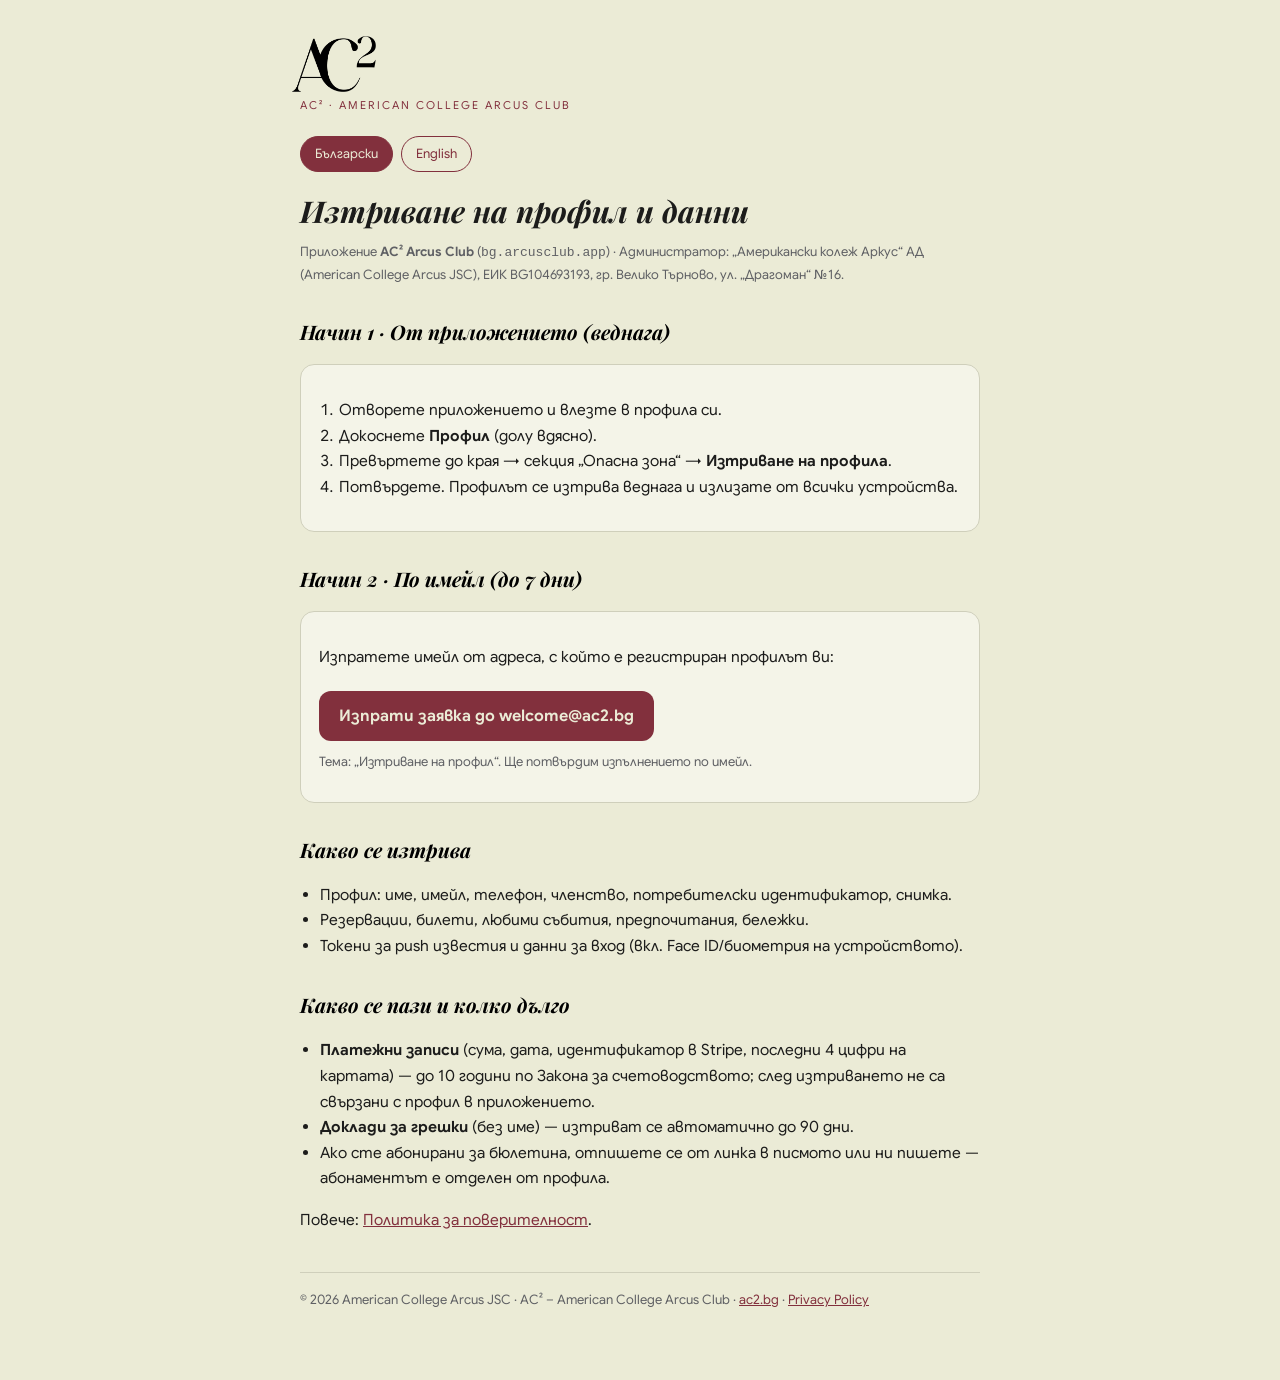
<file: delete-account.html>
<!doctype html>
<html lang="bg">
<head>
<meta charset="utf-8" />
<meta name="viewport" content="width=device-width, initial-scale=1" />
<title>Изтриване на профил · AC² Arcus Club</title>
<meta name="description" content="How to delete your AC² Arcus Club account and data (American College Arcus JSC)." />
<link rel="icon" href="favicon.png?v=3" />
<link rel="stylesheet" href="fonts/fonts.css" />
<style>
  :root{--beige:#EBEBD6;--card:#F4F4E8;--ink:#1c1c1b;--muted:#5f6064;--wine:#82303D;--line:#CFCFBB}
  *{box-sizing:border-box}
  body{margin:0;background:var(--beige);color:var(--ink);font-family:"Google Sans",system-ui,-apple-system,"Segoe UI",Roboto,Arial,sans-serif;line-height:1.65;-webkit-font-smoothing:antialiased}
  .wrap{max-width:720px;margin:0 auto;padding:36px 20px 70px}
  .logo{width:84px;margin:0 0 4px -8px;display:block}
  .kick{font-size:11px;letter-spacing:2px;text-transform:uppercase;color:var(--wine);margin-bottom:22px}
  h1{font-family:"Playfair Display",Georgia,serif;font-style:italic;font-weight:700;font-size:30px;line-height:1.15;margin:0 0 6px}
  h2{font-family:"Playfair Display",Georgia,serif;font-style:italic;font-weight:700;font-size:20px;margin:30px 0 8px;color:#000}
  p,li{font-size:15.5px}
  ol,ul{padding-left:20px}
  .box{background:var(--card);border:1px solid var(--line);border-radius:14px;padding:16px 18px;margin:16px 0}
  .lang{display:flex;gap:8px;margin:0 0 22px}
  .lang button{font:inherit;font-size:13px;padding:6px 14px;border-radius:20px;border:1px solid var(--wine);background:transparent;color:var(--wine);cursor:pointer}
  .lang button.on{background:var(--wine);color:var(--beige)}
  .muted{color:var(--muted);font-size:13px}
  a{color:var(--wine)}
  .btn{display:inline-block;background:var(--wine);color:var(--beige);text-decoration:none;border-radius:12px;padding:12px 20px;font-weight:600;margin-top:6px}
  [data-l="en"]{display:none}
  html.en [data-l="bg"]{display:none} html.en [data-l="en"]{display:block}
  footer{margin-top:40px;padding-top:16px;border-top:1px solid var(--line);font-size:13px;color:var(--muted)}
</style>
</head>
<body>
<div class="wrap">
  <img class="logo" src="cards/logo-ac2-dark.png?v=3" alt="AC²" />
  <div class="kick">AC² · American College Arcus Club</div>
  <div class="lang"><button class="on" onclick="setL('bg')">Български</button><button onclick="setL('en')">English</button></div>

  <div data-l="bg">
    <h1>Изтриване на профил и данни</h1>
    <p class="muted">Приложение <b>AC² Arcus Club</b> (<code>bg.arcusclub.app</code>) · Администратор: „Американски колеж Аркус“ АД (American College Arcus JSC), ЕИК BG104693193, гр. Велико Търново, ул. „Драгоман“ №16.</p>

    <h2>Начин 1 · От приложението (веднага)</h2>
    <div class="box"><ol>
      <li>Отворете приложението и влезте в профила си.</li>
      <li>Докоснете <b>Профил</b> (долу вдясно).</li>
      <li>Превъртете до края → секция „Опасна зона“ → <b>Изтриване на профила</b>.</li>
      <li>Потвърдете. Профилът се изтрива веднага и излизате от всички устройства.</li>
    </ol></div>

    <h2>Начин 2 · По имейл (до 7 дни)</h2>
    <div class="box">
      <p>Изпратете имейл от адреса, с който е регистриран профилът ви:</p>
      <a class="btn" href="mailto:welcome@ac2.bg?subject=Изтриване%20на%20профил&body=Моля%2C%20изтрийте%20профила%20ми%20в%20приложението%20AC²%20Arcus%20Club.">Изпрати заявка до welcome@ac2.bg</a>
      <p class="muted" style="margin-top:10px;">Тема: „Изтриване на профил“. Ще потвърдим изпълнението по имейл.</p>
    </div>

    <h2>Какво се изтрива</h2>
    <ul>
      <li>Профил: име, имейл, телефон, членство, потребителски идентификатор, снимка.</li>
      <li>Резервации, билети, любими събития, предпочитания, бележки.</li>
      <li>Токени за push известия и данни за вход (вкл. Face ID/биометрия на устройството).</li>
    </ul>

    <h2>Какво се пази и колко дълго</h2>
    <ul>
      <li><b>Платежни записи</b> (сума, дата, идентификатор в Stripe, последни 4 цифри на картата) — до 10 години по Закона за счетоводството; след изтриването не са свързани с профил в приложението.</li>
      <li><b>Доклади за грешки</b> (без име) — изтриват се автоматично до 90 дни.</li>
      <li>Ако сте абонирани за бюлетина, отпишете се от линка в писмото или ни пишете — абонаментът е отделен от профила.</li>
    </ul>
    <p>Повече: <a href="privacy.html">Политика за поверителност</a>.</p>
  </div>

  <div data-l="en">
    <h1>Delete your account and data</h1>
    <p class="muted">App <b>AC² Arcus Club</b> (<code>bg.arcusclub.app</code>) · Controller: American College Arcus JSC, company ID BG104693193, 16 Dragoman Str., Veliko Tarnovo, Bulgaria.</p>

    <h2>Option 1 · In the app (immediate)</h2>
    <div class="box"><ol>
      <li>Open the app and sign in.</li>
      <li>Tap <b>Profile</b> (bottom right).</li>
      <li>Scroll to the end → "Danger zone" → <b>Delete account</b>.</li>
      <li>Confirm. The account is deleted immediately and you are signed out on all devices.</li>
    </ol></div>

    <h2>Option 2 · By e-mail (within 7 days)</h2>
    <div class="box">
      <p>Send an e-mail from the address registered to your account:</p>
      <a class="btn" href="mailto:welcome@ac2.bg?subject=Delete%20account&body=Please%20delete%20my%20AC²%20Arcus%20Club%20account.">E-mail welcome@ac2.bg</a>
      <p class="muted" style="margin-top:10px;">Subject: "Delete account". We confirm by e-mail once done.</p>
    </div>

    <h2>What is deleted</h2>
    <ul>
      <li>Profile: name, e-mail, phone, membership, user ID, photo.</li>
      <li>Reservations, tickets, favourite events, preferences, notes.</li>
      <li>Push tokens and sign-in data (including on-device biometrics).</li>
    </ul>

    <h2>What is retained and for how long</h2>
    <ul>
      <li><b>Payment records</b> (amount, date, Stripe ID, last 4 card digits) — up to 10 years under the Bulgarian Accountancy Act; no longer linked to an app account.</li>
      <li><b>Crash reports</b> (no name) — auto-deleted within 90 days.</li>
      <li>Newsletter subscription is separate — unsubscribe via the link in any newsletter or write to us.</li>
    </ul>
    <p>More: <a href="privacy.html?lang=en">Privacy Policy</a>.</p>
  </div>

  <footer>© 2026 American College Arcus JSC · AC² – American College Arcus Club · <a href="https://ac2.bg">ac2.bg</a> · <a href="privacy.html">Privacy Policy</a></footer>
</div>
<script>
  function setL(l){document.documentElement.classList.toggle('en',l==='en');document.querySelectorAll('.lang button').forEach((b,i)=>b.classList.toggle('on',(i===1)===(l==='en')));document.documentElement.lang=l;try{localStorage.setItem('acac_lang',l);}catch(e){}}
  try{var q=new URLSearchParams(location.search).get('lang')||localStorage.getItem('acac_lang');if(q==='en')setL('en');}catch(e){}
</script>
</body>
</html>
</file>
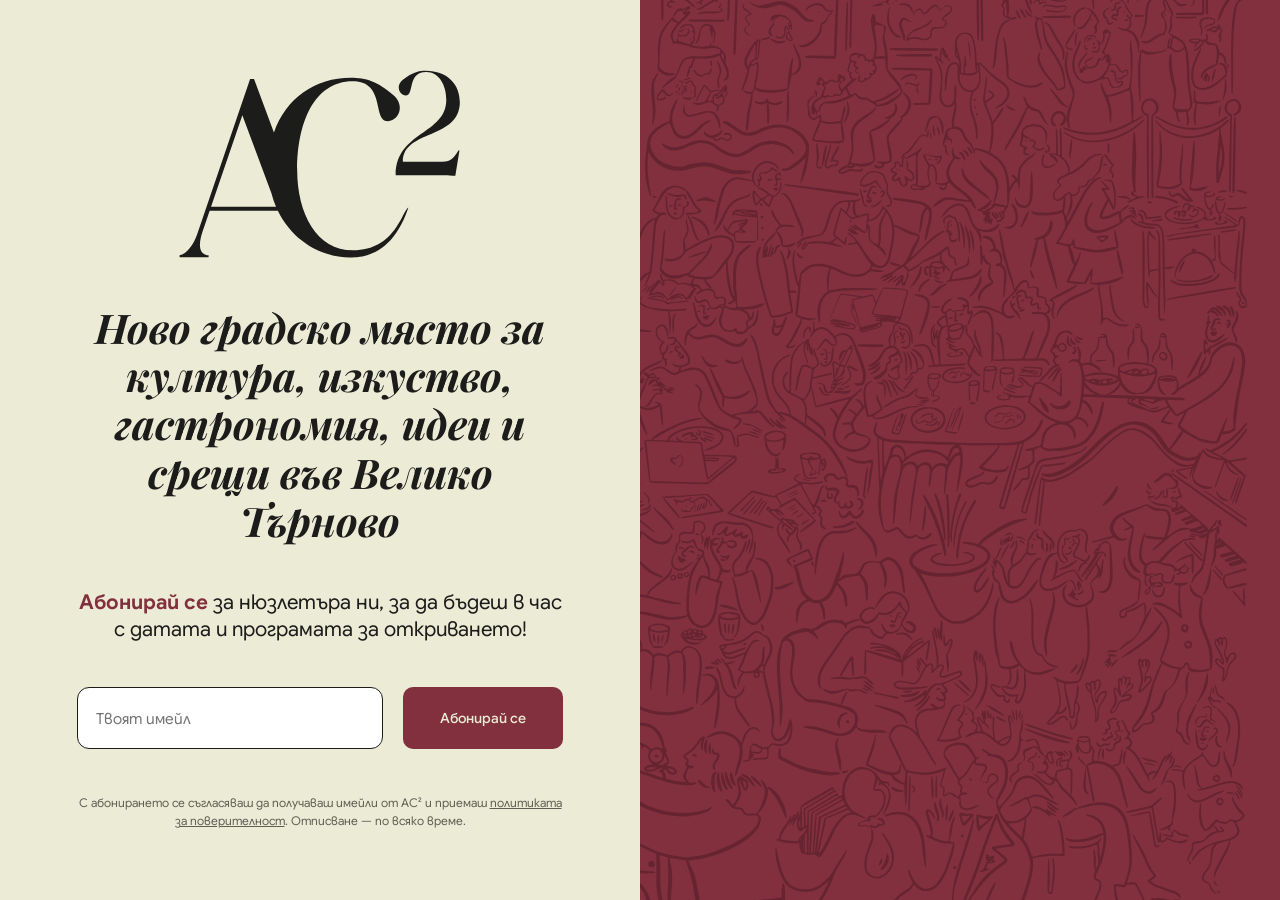
<file: landing.html>
<!doctype html>
<html lang="bg">
<head>
<meta charset="utf-8" />
<meta name="viewport" content="width=device-width, initial-scale=1, viewport-fit=cover" />
<title>AC² — American College Arcus Club · Велико Търново</title>
<meta name="description" content="Ново градско място за култура, изкуство, гастрономия, идеи и срещи във Велико Търново. Абонирай се за нюзлетъра ни, за да бъдеш в час с датата и програмата за откриването." />
<meta property="og:title" content="AC² — American College Arcus Club" />
<meta property="og:description" content="Ново градско място за култура, изкуство, гастрономия, идеи и срещи във Велико Търново." />
<meta property="og:image" content="https://ac2.bg/icon-512.png?v=3" />
<meta property="og:url" content="https://ac2.bg/" />
<meta http-equiv="Content-Security-Policy" content="default-src 'self'; script-src 'self' 'unsafe-inline' https://challenges.cloudflare.com; style-src 'self' 'unsafe-inline' https://fonts.googleapis.com; font-src 'self' data: https://fonts.gstatic.com; img-src 'self' data: blob:; connect-src 'self' https://twcxfqgknhqicxqghcrx.supabase.co https://challenges.cloudflare.com; frame-src https://challenges.cloudflare.com; base-uri 'self'; form-action 'self';" />
<meta name="theme-color" content="#EBEBD6" />
<link rel="icon" href="favicon.png?v=3" />
<link rel="manifest" href="manifest.json" />
<link rel="stylesheet" href="fonts/fonts.css" />
<style>
  /* Бранд гайд: бежово #EBEBD6, бордо #82303D, зелено #507044, черно. Заглавия — Playfair Display Bold Italic; текст/бутони — Google Sans. */
  :root{ --beige:#EBEBD6; --wine:#82303D; --wine-dark:#652430; --green:#507044; --ink:#1c1c1b; --muted:#5f5f55; }
  *{box-sizing:border-box;margin:0;padding:0}
  html,body{height:100%;background:var(--beige);color:var(--ink);font-family:"Google Sans",system-ui,-apple-system,"Segoe UI",Roboto,Arial,sans-serif;-webkit-font-smoothing:antialiased}
  .wrap{min-height:100%;display:grid;grid-template-columns:1fr 1fr}
  /* Еднакво разстояние между лого → заглавие → текст → форма → бележка */
  :root{ --gap:clamp(28px,5vh,56px); }
  .left{background:var(--beige);display:flex;flex-direction:column;justify-content:center;align-items:center;text-align:center;gap:var(--gap);padding:clamp(28px,6vh,72px) clamp(20px,6vw,80px);min-height:100vh;min-height:100dvh}
  .logo{width:clamp(150px,22vw,290px);height:auto;display:block;margin:0 auto}
  .logo svg{width:100%!important;height:auto!important;display:block;color:var(--ink)}
  .mid{display:contents}
  h1{font-family:"Playfair Display",Georgia,serif;font-weight:700;font-style:italic;font-size:clamp(27px,3.2vw,48px);line-height:1.18;letter-spacing:0;color:var(--ink)}
  .sub{font-weight:400;font-size:clamp(17px,1.6vw,26px);line-height:1.3;color:var(--ink)}
  .sub b{font-weight:700;color:var(--wine)}
  h1,.sub{max-width:820px}
  form{width:100%;max-width:850px;display:flex;gap:clamp(12px,1.6vw,26px);margin:0 auto}
  input[type=email]{flex:1;min-width:0;height:clamp(46px,5.4vw,62px);border:1.5px solid var(--ink);border-radius:12px;padding:0 18px;font:inherit;font-size:clamp(15px,1.2vw,19px);background:#fff;color:var(--ink);outline:none}
  input[type=email]:focus{box-shadow:0 0 0 3px rgba(130,48,61,.25)}
  button{flex:0 0 clamp(120px,12.5vw,240px);height:clamp(46px,5.4vw,62px);border:0;border-radius:10px;background:var(--wine);color:var(--beige);font:inherit;font-weight:500;font-size:clamp(14px,1.1vw,18px);cursor:pointer;transition:background .15s}
  button:hover{background:var(--wine-dark)} button:disabled{opacity:.6;cursor:default}
  .fine{font-size:12px;color:var(--muted);margin:0;line-height:1.5;max-width:620px}
  .fine a{color:inherit}
  .msg{margin:0;font-size:15px;font-weight:500;color:var(--wine)}
  .msg:empty{display:none}
  .msg.ok{color:var(--green)}
  .cap{display:none}
  .cap:has(iframe){display:flex;justify-content:center}
  .right{position:relative;overflow:hidden;background:var(--wine)}
  /* Векторната рисунка (цялата, вкл. долната част) като маска → линиите са в тъмно бордо върху бордо фон */
  .right .art{position:absolute;inset:0;background:var(--wine-dark);
    -webkit-mask:url(cards/contour-tall.svg) center/cover no-repeat;mask:url(cards/contour-tall.svg) center/cover no-repeat}
  @media (max-width:860px){
    .wrap{grid-template-columns:1fr}
    /* мобилни: по-широк кадър — рисунката на цяла ширина, показва се горната ѝ част (друго изрязване) */
    .right{order:-1;height:min(72vw,480px)}
    .right .art{-webkit-mask-image:url(cards/contour-wide.svg);mask-image:url(cards/contour-wide.svg)}
    .left{min-height:0;padding:28px 22px 32px}
    :root{--gap:26px}
    form{flex-direction:column;gap:12px}
    input[type=email]{height:60px;font-size:17px;padding:0 18px}
    button{flex:0 0 auto;height:56px}
  }
  @media (prefers-reduced-motion:no-preference){ .left>*{animation:fade .6s ease both} .right{animation:fade .9s ease both} @keyframes fade{from{opacity:0}to{opacity:1}} }
</style>
</head>
<body>
<div class="wrap">
  <section class="left">
    <div class="logo" id="logo" aria-label="AC²"></div>
    <h1 lang="bg">Ново градско място за култура, изкуство, гастрономия, идеи и срещи във Велико Търново</h1>
        <p class="sub"><b>Абонирай се</b> за нюзлетъра ни, за да бъдеш в час с датата и програмата за откриването!</p>
        <form id="nl" novalidate>
          <input type="email" name="email" autocomplete="email" inputmode="email" placeholder="Твоят имейл" aria-label="Имейл" required />
          <button type="submit" id="btn">Абонирай се</button>
        </form>
        <div class="cap" id="cap"></div>
        <div class="msg" id="msg" role="status" aria-live="polite"></div>
        <p class="fine">С абонирането се съгласяваш да получаваш имейли от AC² и приемаш <a href="privacy.html" target="_blank" rel="noopener">политиката за поверителност</a>. Отписване — по всяко време.</p>
  </section>
  <aside class="right" aria-hidden="true">
    <div class="art"></div>
  </aside>
</div>

<script src="https://challenges.cloudflare.com/turnstile/v0/api.js?render=explicit" async defer></script>
<script src="config.js"></script>
<script src="brand.js"></script>
<script>
(function(){
  var CFG=window.ACAC_CONFIG||{};
  try{ document.getElementById('logo').innerHTML=(window.LOGO_SVG||'').replace(/ style="[^"]*"/,''); }catch(e){}
  var msg=document.getElementById('msg'), btn=document.getElementById('btn'), form=document.getElementById('nl');
  function say(t,ok){ msg.textContent=t||''; msg.className='msg'+(ok?' ok':''); }

  // Turnstile (невидим, показва се само ако Cloudflare поиска проверка)
  var tsId=null;
  function mountCaptcha(){
    if(!CFG.TURNSTILE_SITE_KEY||!window.turnstile||tsId!==null) return;
    tsId=turnstile.render('#cap',{sitekey:CFG.TURNSTILE_SITE_KEY,theme:'light',appearance:'interaction-only',retry:'auto','refresh-expired':'auto',
      'error-callback':function(){try{turnstile.reset(tsId);}catch(e){}return true;}});
  }
  window.onloadTurnstileCallback=mountCaptcha;
  var tries=0, tm=setInterval(function(){ mountCaptcha(); if(tsId!==null||++tries>40) clearInterval(tm); },250);
  function token(){ try{ return tsId!==null?turnstile.getResponse(tsId):''; }catch(e){ return ''; } }

  form.addEventListener('submit', async function(ev){
    ev.preventDefault();
    var email=(form.email.value||'').trim();
    if(!/^[^\s@]+@[^\s@]+\.[^\s@]{2,}$/.test(email)){ say('Моля, въведи валиден имейл.'); form.email.focus(); return; }
    var tok=token();
    if(CFG.TURNSTILE_SITE_KEY&&!tok){ say('Моля, изчакай секунда за проверката и опитай пак.'); mountCaptcha(); return; }
    btn.disabled=true; var old=btn.textContent; btn.textContent='Момент…'; say('');
    try{
      var r=await fetch(CFG.SUPABASE_URL+'/functions/v1/public-forms',{method:'POST',
        headers:{'Content-Type':'application/json','apikey':CFG.SUPABASE_ANON_KEY,'Authorization':'Bearer '+CFG.SUPABASE_ANON_KEY},
        body:JSON.stringify({kind:'newsletter',email:email,lang:'bg',consent:true,source:'landing',captcha_token:tok})});
      var j={}; try{ j=await r.json(); }catch(e){}
      if(!r.ok||j.error){
        say(j.error==='captcha'?'Проверката изтече — опитай отново.':(j.error||'Нещо се обърка. Опитай пак след малко.'));
      } else {
        form.reset(); say('Благодарим! Ще ти пишем, щом обявим датата на откриването.',true);
      }
    }catch(e){ say('Няма връзка. Опитай пак след малко.'); }
    btn.disabled=false; btn.textContent=old;
    try{ if(tsId!==null) turnstile.reset(tsId); }catch(e){}
  });

  if('serviceWorker' in navigator){ navigator.serviceWorker.register('sw.js').catch(function(){}); }
})();
</script>
</body>
</html>
</file>
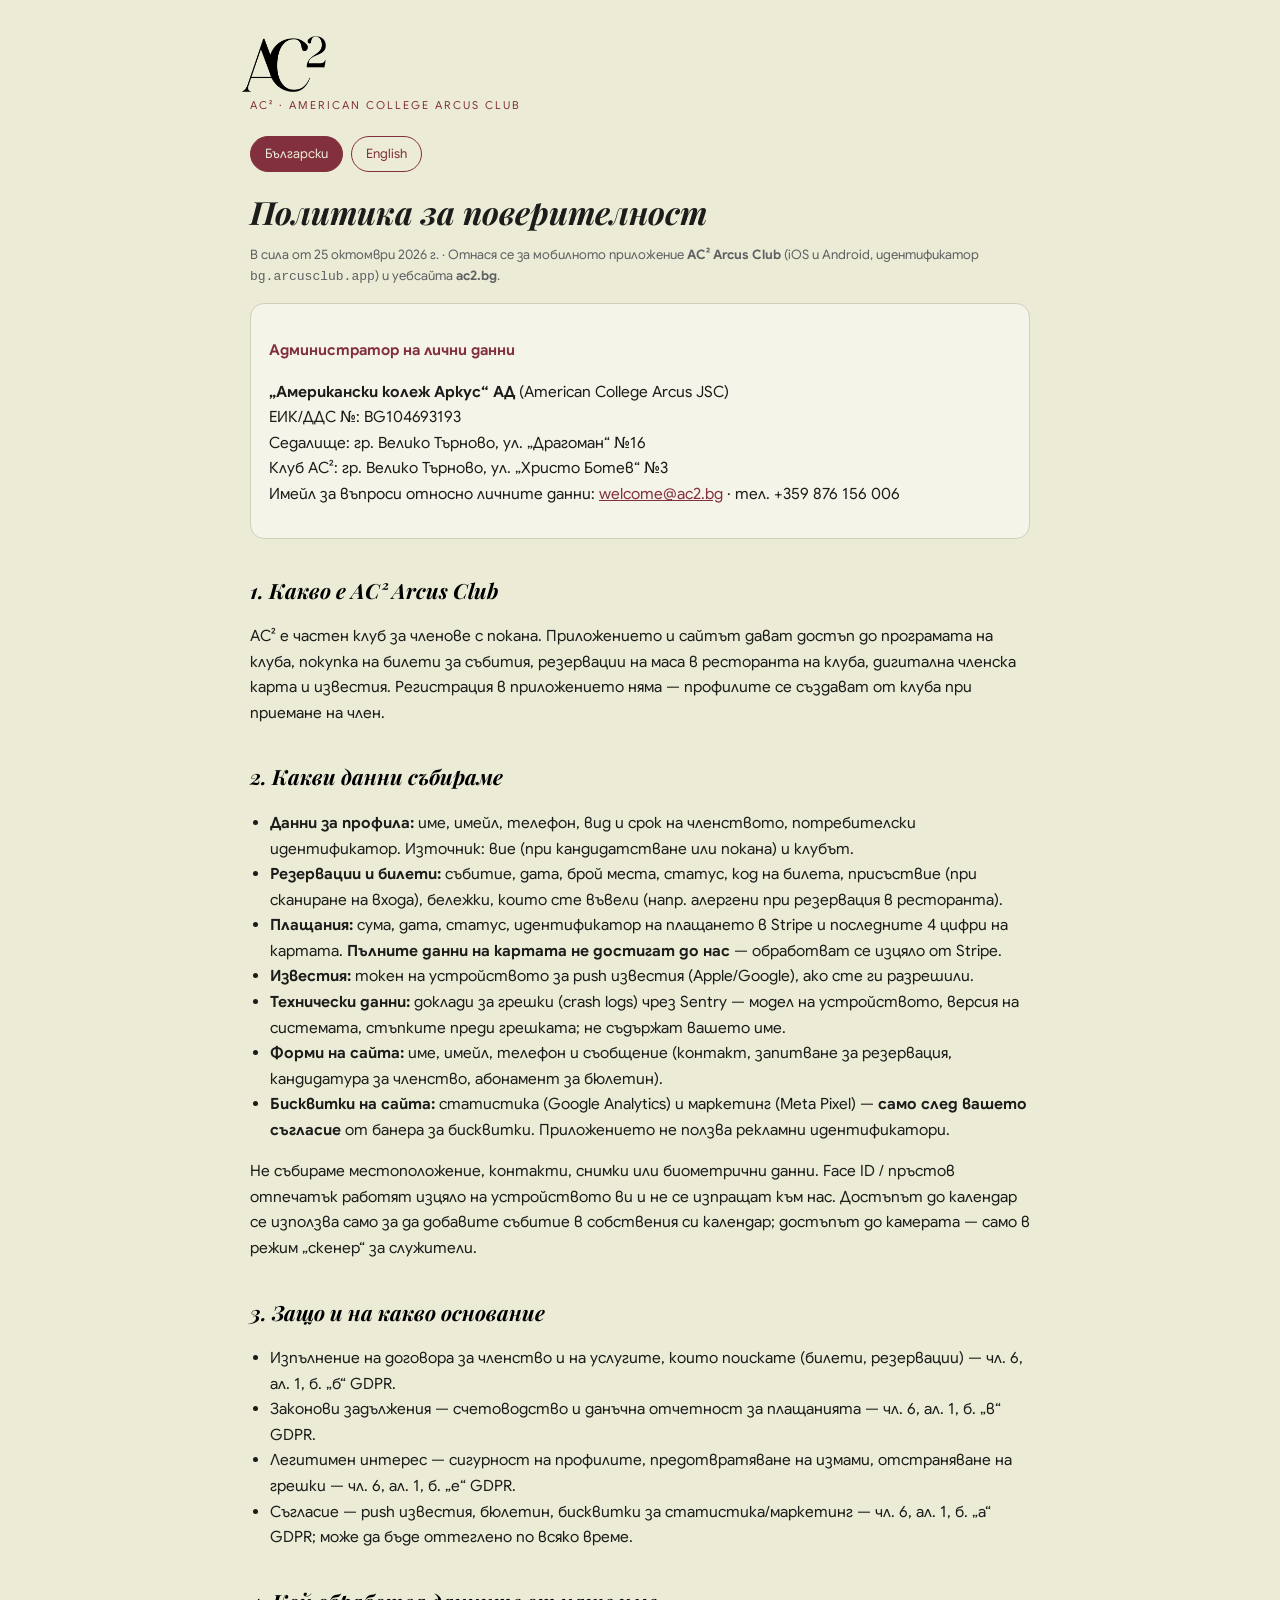
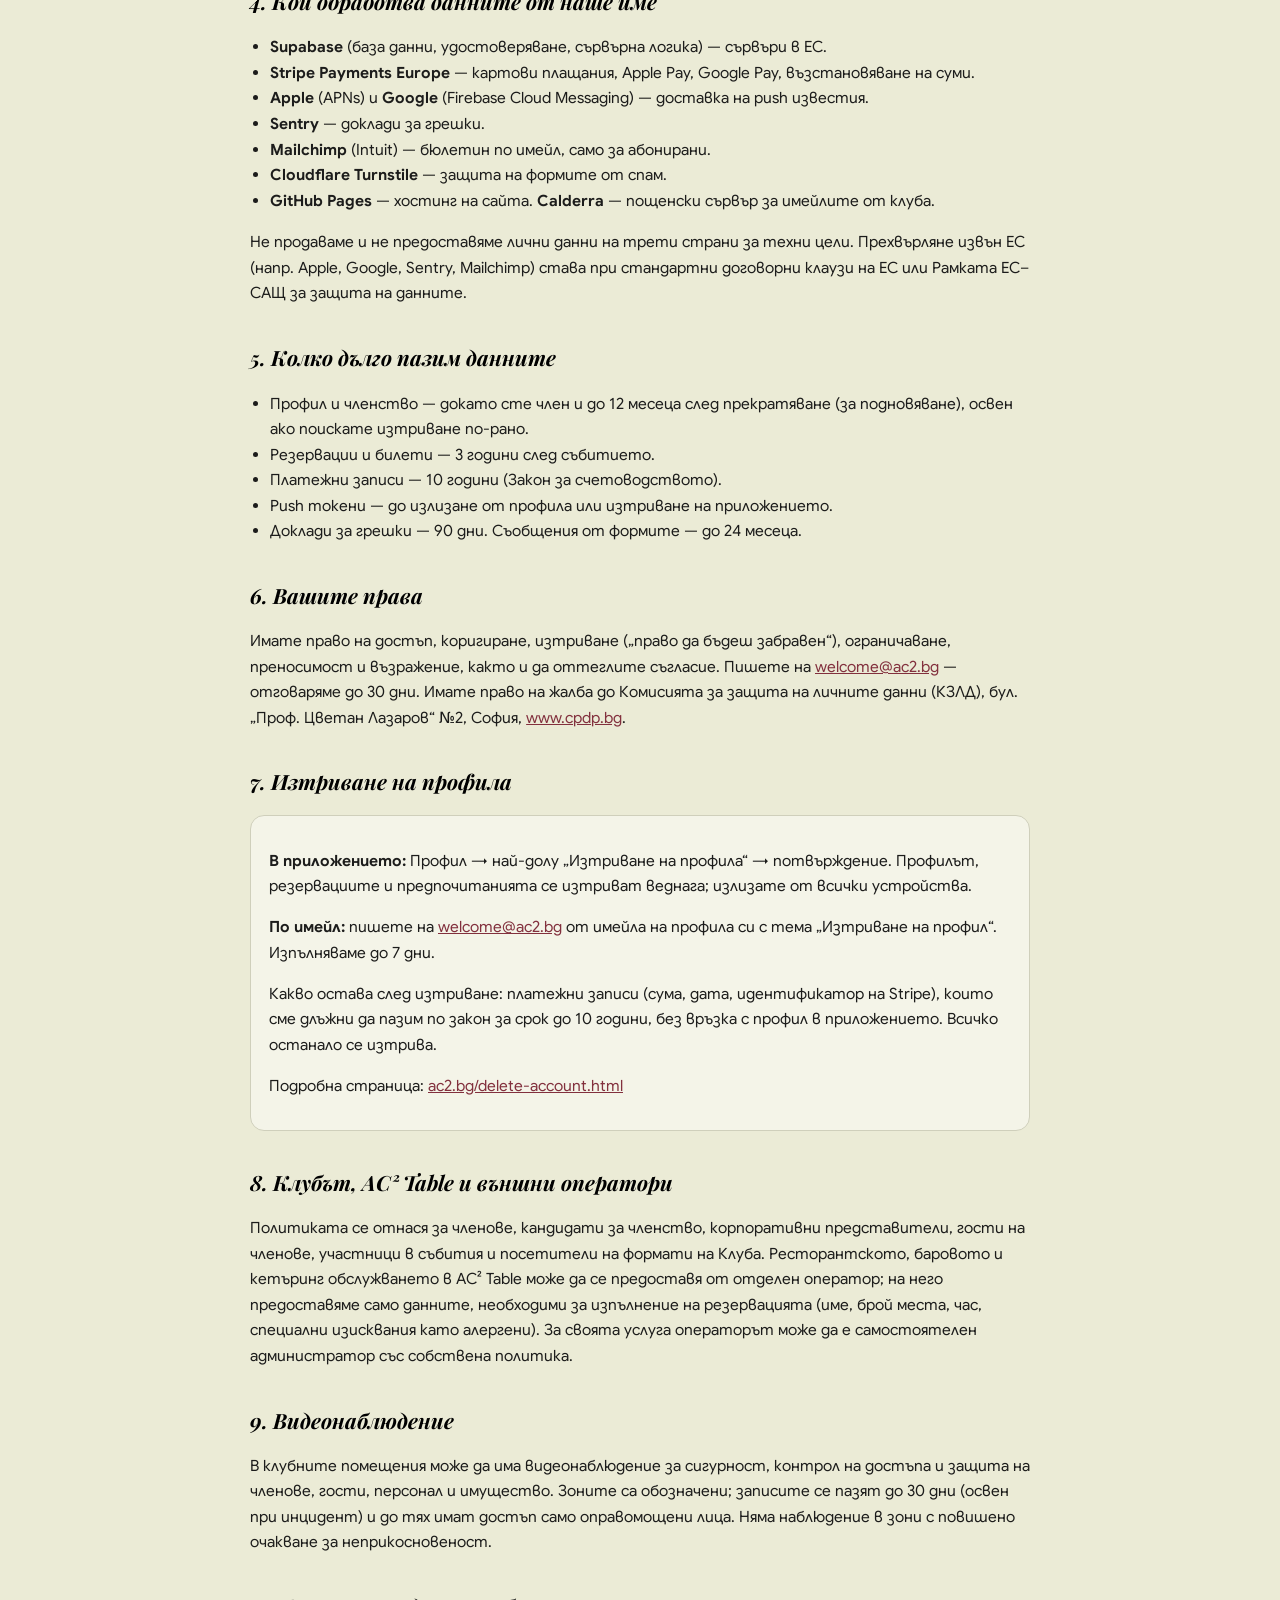
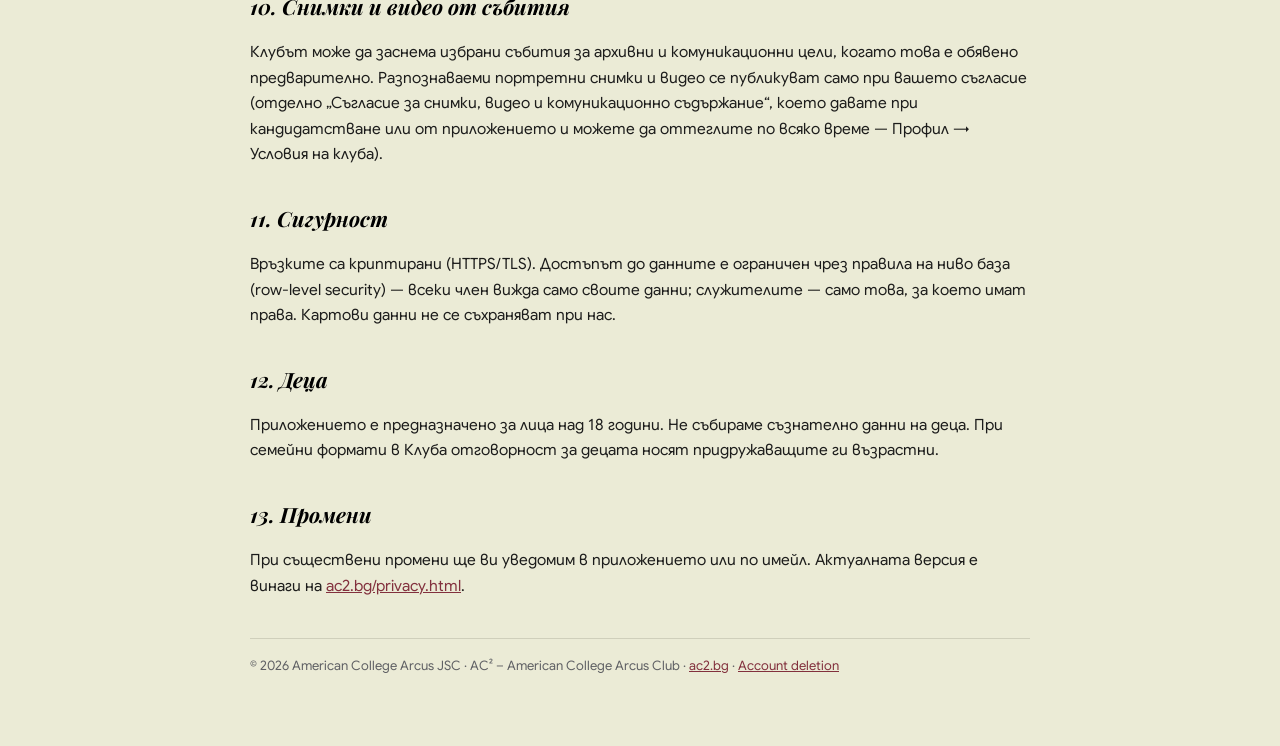
<file: privacy.html>
<!doctype html>
<html lang="bg">
<head>
<meta charset="utf-8" />
<meta name="viewport" content="width=device-width, initial-scale=1" />
<title>Политика за поверителност · AC² Arcus Club</title>
<meta name="description" content="Privacy Policy of the AC² Arcus Club app and website (American College Arcus JSC)." />
<link rel="icon" href="favicon.png?v=3" />
<link rel="stylesheet" href="fonts/fonts.css" />
<style>
  :root{--beige:#EBEBD6;--card:#F4F4E8;--ink:#1c1c1b;--muted:#5f6064;--wine:#82303D;--line:#CFCFBB}
  *{box-sizing:border-box}
  body{margin:0;background:var(--beige);color:var(--ink);font-family:"Google Sans",system-ui,-apple-system,"Segoe UI",Roboto,Arial,sans-serif;line-height:1.65;-webkit-font-smoothing:antialiased}
  .wrap{max-width:820px;margin:0 auto;padding:36px 20px 70px}
  .logo{width:84px;margin:0 0 4px -8px;display:block}
  .kick{font-size:11px;letter-spacing:2px;text-transform:uppercase;color:var(--wine);margin-bottom:22px}
  h1{font-family:"Playfair Display",Georgia,serif;font-style:italic;font-weight:700;font-size:32px;line-height:1.15;margin:0 0 6px}
  h2{font-family:"Playfair Display",Georgia,serif;font-style:italic;font-weight:700;font-size:21px;margin:34px 0 8px;color:#000}
  h3{font-size:15px;margin:18px 0 4px;color:var(--wine)}
  p,li{font-size:15.5px}
  ul{padding-left:20px}
  .box{background:var(--card);border:1px solid var(--line);border-radius:14px;padding:16px 18px;margin:16px 0}
  .lang{display:flex;gap:8px;margin:0 0 22px}
  .lang button{font:inherit;font-size:13px;padding:6px 14px;border-radius:20px;border:1px solid var(--wine);background:transparent;color:var(--wine);cursor:pointer}
  .lang button.on{background:var(--wine);color:var(--beige)}
  .muted{color:var(--muted);font-size:13px}
  a{color:var(--wine)}
  [data-l="en"]{display:none}
  html.en [data-l="bg"]{display:none} html.en [data-l="en"]{display:block}
  footer{margin-top:40px;padding-top:16px;border-top:1px solid var(--line);font-size:13px;color:var(--muted)}
</style>
</head>
<body>
<div class="wrap">
  <img class="logo" src="cards/logo-ac2-dark.png?v=3" alt="AC²" />
  <div class="kick">AC² · American College Arcus Club</div>
  <div class="lang"><button class="on" onclick="setL('bg')">Български</button><button onclick="setL('en')">English</button></div>

  <div data-l="bg">
    <h1>Политика за поверителност</h1>
    <p class="muted">В сила от 25 октомври 2026 г. · Отнася се за мобилното приложение <b>AC² Arcus Club</b> (iOS и Android, идентификатор <code>bg.arcusclub.app</code>) и уебсайта <b>ac2.bg</b>.</p>

    <div class="box">
      <h3>Администратор на лични данни</h3>
      <p><b>„Американски колеж Аркус“ АД</b> (American College Arcus JSC)<br>ЕИК/ДДС №: BG104693193<br>Седалище: гр. Велико Търново, ул. „Драгоман“ №16<br>Клуб AC²: гр. Велико Търново, ул. „Христо Ботев“ №3<br>Имейл за въпроси относно личните данни: <a href="mailto:welcome@ac2.bg">welcome@ac2.bg</a> · тел. +359 876 156 006</p>
    </div>

    <h2>1. Какво е AC² Arcus Club</h2>
    <p>AC² е частен клуб за членове с покана. Приложението и сайтът дават достъп до програмата на клуба, покупка на билети за събития, резервации на маса в ресторанта на клуба, дигитална членска карта и известия. Регистрация в приложението няма — профилите се създават от клуба при приемане на член.</p>

    <h2>2. Какви данни събираме</h2>
    <ul>
      <li><b>Данни за профила:</b> име, имейл, телефон, вид и срок на членството, потребителски идентификатор. Източник: вие (при кандидатстване или покана) и клубът.</li>
      <li><b>Резервации и билети:</b> събитие, дата, брой места, статус, код на билета, присъствие (при сканиране на входа), бележки, които сте въвели (напр. алергени при резервация в ресторанта).</li>
      <li><b>Плащания:</b> сума, дата, статус, идентификатор на плащането в Stripe и последните 4 цифри на картата. <b>Пълните данни на картата не достигат до нас</b> — обработват се изцяло от Stripe.</li>
      <li><b>Известия:</b> токен на устройството за push известия (Apple/Google), ако сте ги разрешили.</li>
      <li><b>Технически данни:</b> доклади за грешки (crash logs) чрез Sentry — модел на устройството, версия на системата, стъпките преди грешката; не съдържат вашето име.</li>
      <li><b>Форми на сайта:</b> име, имейл, телефон и съобщение (контакт, запитване за резервация, кандидатура за членство, абонамент за бюлетин).</li>
      <li><b>Бисквитки на сайта:</b> статистика (Google Analytics) и маркетинг (Meta Pixel) — <b>само след вашето съгласие</b> от банера за бисквитки. Приложението не ползва рекламни идентификатори.</li>
    </ul>
    <p>Не събираме местоположение, контакти, снимки или биометрични данни. Face ID / пръстов отпечатък работят изцяло на устройството ви и не се изпращат към нас. Достъпът до календар се използва само за да добавите събитие в собствения си календар; достъпът до камерата — само в режим „скенер“ за служители.</p>

    <h2>3. Защо и на какво основание</h2>
    <ul>
      <li>Изпълнение на договора за членство и на услугите, които поискате (билети, резервации) — чл. 6, ал. 1, б. „б“ GDPR.</li>
      <li>Законови задължения — счетоводство и данъчна отчетност за плащанията — чл. 6, ал. 1, б. „в“ GDPR.</li>
      <li>Легитимен интерес — сигурност на профилите, предотвратяване на измами, отстраняване на грешки — чл. 6, ал. 1, б. „е“ GDPR.</li>
      <li>Съгласие — push известия, бюлетин, бисквитки за статистика/маркетинг — чл. 6, ал. 1, б. „а“ GDPR; може да бъде оттеглено по всяко време.</li>
    </ul>

    <h2>4. Кой обработва данните от наше име</h2>
    <ul>
      <li><b>Supabase</b> (база данни, удостоверяване, сървърна логика) — сървъри в ЕС.</li>
      <li><b>Stripe Payments Europe</b> — картови плащания, Apple Pay, Google Pay, възстановяване на суми.</li>
      <li><b>Apple</b> (APNs) и <b>Google</b> (Firebase Cloud Messaging) — доставка на push известия.</li>
      <li><b>Sentry</b> — доклади за грешки.</li>
      <li><b>Mailchimp</b> (Intuit) — бюлетин по имейл, само за абонирани.</li>
      <li><b>Cloudflare Turnstile</b> — защита на формите от спам.</li>
      <li><b>GitHub Pages</b> — хостинг на сайта. <b>Calderra</b> — пощенски сървър за имейлите от клуба.</li>
    </ul>
    <p>Не продаваме и не предоставяме лични данни на трети страни за техни цели. Прехвърляне извън ЕС (напр. Apple, Google, Sentry, Mailchimp) става при стандартни договорни клаузи на ЕС или Рамката ЕС–САЩ за защита на данните.</p>

    <h2>5. Колко дълго пазим данните</h2>
    <ul>
      <li>Профил и членство — докато сте член и до 12 месеца след прекратяване (за подновяване), освен ако поискате изтриване по-рано.</li>
      <li>Резервации и билети — 3 години след събитието.</li>
      <li>Платежни записи — 10 години (Закон за счетоводството).</li>
      <li>Push токени — до излизане от профила или изтриване на приложението.</li>
      <li>Доклади за грешки — 90 дни. Съобщения от формите — до 24 месеца.</li>
    </ul>

    <h2>6. Вашите права</h2>
    <p>Имате право на достъп, коригиране, изтриване („право да бъдеш забравен“), ограничаване, преносимост и възражение, както и да оттеглите съгласие. Пишете на <a href="mailto:welcome@ac2.bg">welcome@ac2.bg</a> — отговаряме до 30 дни. Имате право на жалба до Комисията за защита на личните данни (КЗЛД), бул. „Проф. Цветан Лазаров“ №2, София, <a href="https://www.cpdp.bg" target="_blank" rel="noopener">www.cpdp.bg</a>.</p>

    <h2 id="delete">7. Изтриване на профила</h2>
    <div class="box">
      <p><b>В приложението:</b> Профил → най-долу „Изтриване на профила“ → потвърждение. Профилът, резервациите и предпочитанията се изтриват веднага; излизате от всички устройства.</p>
      <p><b>По имейл:</b> пишете на <a href="mailto:welcome@ac2.bg?subject=Изтриване%20на%20профил">welcome@ac2.bg</a> от имейла на профила си с тема „Изтриване на профил“. Изпълняваме до 7 дни.</p>
      <p>Какво остава след изтриване: платежни записи (сума, дата, идентификатор на Stripe), които сме длъжни да пазим по закон за срок до 10 години, без връзка с профил в приложението. Всичко останало се изтрива.</p>
      <p>Подробна страница: <a href="delete-account.html">ac2.bg/delete-account.html</a></p>
    </div>

    <h2>8. Клубът, AC² Table и външни оператори</h2>
    <p>Политиката се отнася за членове, кандидати за членство, корпоративни представители, гости на членове, участници в събития и посетители на формати на Клуба. Ресторантското, баровото и кетъринг обслужването в AC² Table може да се предоставя от отделен оператор; на него предоставяме само данните, необходими за изпълнение на резервацията (име, брой места, час, специални изисквания като алергени). За своята услуга операторът може да е самостоятелен администратор със собствена политика.</p>

    <h2>9. Видеонаблюдение</h2>
    <p>В клубните помещения може да има видеонаблюдение за сигурност, контрол на достъпа и защита на членове, гости, персонал и имущество. Зоните са обозначени; записите се пазят до 30 дни (освен при инцидент) и до тях имат достъп само оправомощени лица. Няма наблюдение в зони с повишено очакване за неприкосновеност.</p>

    <h2>10. Снимки и видео от събития</h2>
    <p>Клубът може да заснема избрани събития за архивни и комуникационни цели, когато това е обявено предварително. Разпознаваеми портретни снимки и видео се публикуват само при вашето съгласие (отделно „Съгласие за снимки, видео и комуникационно съдържание“, което давате при кандидатстване или от приложението и можете да оттеглите по всяко време — Профил → Условия на клуба).</p>

    <h2>11. Сигурност</h2>
    <p>Връзките са криптирани (HTTPS/TLS). Достъпът до данните е ограничен чрез правила на ниво база (row-level security) — всеки член вижда само своите данни; служителите — само това, за което имат права. Картови данни не се съхраняват при нас.</p>

    <h2>12. Деца</h2>
    <p>Приложението е предназначено за лица над 18 години. Не събираме съзнателно данни на деца. При семейни формати в Клуба отговорност за децата носят придружаващите ги възрастни.</p>

    <h2>13. Промени</h2>
    <p>При съществени промени ще ви уведомим в приложението или по имейл. Актуалната версия е винаги на <a href="https://ac2.bg/privacy.html">ac2.bg/privacy.html</a>.</p>
  </div>

  <div data-l="en">
    <h1>Privacy Policy</h1>
    <p class="muted">Effective 25 October 2026 · Applies to the <b>AC² Arcus Club</b> mobile app (iOS and Android, package <code>bg.arcusclub.app</code>) and the website <b>ac2.bg</b>.</p>

    <div class="box">
      <h3>Data controller</h3>
      <p><b>American College Arcus JSC</b> („Американски колеж Аркус“ АД)<br>Company / VAT ID: BG104693193<br>Registered office: 16 Dragoman Str., Veliko Tarnovo, Bulgaria<br>AC² club premises: 3 Hristo Botev Str., Veliko Tarnovo<br>Privacy contact: <a href="mailto:welcome@ac2.bg">welcome@ac2.bg</a> · +359 876 156 006</p>
    </div>

    <h2>1. What AC² Arcus Club is</h2>
    <p>AC² is a private, invitation-only members' club. The app and website give members access to the club programme, event tickets, table reservations at the club restaurant, a digital membership card and notifications. There is no self-registration — accounts are created by the club when a member is admitted.</p>

    <h2>2. Data we collect</h2>
    <ul>
      <li><b>Account data:</b> name, e-mail, phone, membership type and validity, user ID. Source: you (application or invitation) and the club.</li>
      <li><b>Reservations and tickets:</b> event, date, number of seats, status, ticket code, check-in at the door, notes you enter (e.g. allergens for restaurant bookings).</li>
      <li><b>Payments:</b> amount, date, status, Stripe payment ID and the last 4 digits of the card. <b>Full card details never reach us</b> — they are processed entirely by Stripe.</li>
      <li><b>Notifications:</b> a device push token (Apple/Google) if you allow notifications.</li>
      <li><b>Technical data:</b> crash reports via Sentry — device model, OS version, steps before the crash; they do not contain your name.</li>
      <li><b>Website forms:</b> name, e-mail, phone and message (contact, reservation enquiry, membership application, newsletter).</li>
      <li><b>Website cookies:</b> analytics (Google Analytics) and marketing (Meta Pixel) — <b>only after your consent</b> in the cookie banner. The app uses no advertising identifiers.</li>
    </ul>
    <p>We do not collect location, contacts, photos or biometric data. Face ID / fingerprint work entirely on your device. Calendar access is used only to add an event to your own calendar; camera access only in the staff "scanner" mode.</p>

    <h2>3. Purposes and legal bases</h2>
    <ul>
      <li>Performance of the membership agreement and services you request (tickets, reservations) — Art. 6(1)(b) GDPR.</li>
      <li>Legal obligations — accounting and tax records for payments — Art. 6(1)(c) GDPR.</li>
      <li>Legitimate interests — account security, fraud prevention, fixing errors — Art. 6(1)(f) GDPR.</li>
      <li>Consent — push notifications, newsletter, analytics/marketing cookies — Art. 6(1)(a) GDPR; may be withdrawn at any time.</li>
    </ul>

    <h2>4. Processors</h2>
    <ul>
      <li><b>Supabase</b> (database, authentication, server logic) — EU servers.</li>
      <li><b>Stripe Payments Europe</b> — card payments, Apple Pay, Google Pay, refunds.</li>
      <li><b>Apple</b> (APNs) and <b>Google</b> (Firebase Cloud Messaging) — push delivery.</li>
      <li><b>Sentry</b> — crash reports. <b>Mailchimp</b> (Intuit) — newsletter, subscribers only. <b>Cloudflare Turnstile</b> — anti-spam. <b>GitHub Pages</b> — website hosting. <b>Calderra</b> — club e-mail server.</li>
    </ul>
    <p>We do not sell or share personal data with third parties for their own purposes. Transfers outside the EU rely on EU Standard Contractual Clauses or the EU–US Data Privacy Framework.</p>

    <h2>5. Retention</h2>
    <ul>
      <li>Account and membership — while you are a member and up to 12 months after termination, unless you request deletion earlier.</li>
      <li>Reservations and tickets — 3 years after the event. Payment records — 10 years (Bulgarian Accountancy Act).</li>
      <li>Push tokens — until sign-out or app removal. Crash reports — 90 days. Form messages — up to 24 months.</li>
    </ul>

    <h2>6. Your rights</h2>
    <p>Access, rectification, erasure, restriction, portability, objection and withdrawal of consent. Write to <a href="mailto:welcome@ac2.bg">welcome@ac2.bg</a> — we answer within 30 days. You may lodge a complaint with the Bulgarian Commission for Personal Data Protection (<a href="https://www.cpdp.bg" target="_blank" rel="noopener">www.cpdp.bg</a>).</p>

    <h2>7. Account deletion</h2>
    <div class="box">
      <p><b>In the app:</b> Profile → "Delete account" at the bottom → confirm. Your profile, reservations and preferences are deleted immediately and you are signed out everywhere.</p>
      <p><b>By e-mail:</b> write to <a href="mailto:welcome@ac2.bg?subject=Delete%20account">welcome@ac2.bg</a> from your account e-mail with the subject "Delete account". Completed within 7 days.</p>
      <p>What is kept after deletion: payment records (amount, date, Stripe ID) that we must retain by law for up to 10 years, no longer linked to an app account. Everything else is deleted.</p>
      <p>Details: <a href="delete-account.html">ac2.bg/delete-account.html</a></p>
    </div>

    <h2>8. The Club, AC² Table and external operators</h2>
    <p>This policy covers members, membership applicants, corporate representatives, members' guests, event participants and visitors of Club formats. Restaurant, bar and catering services at AC² Table may be provided by a separate operator; we pass on only the data needed to fulfil a reservation (name, party size, time, special requirements such as allergens). For its own service the operator may be an independent controller with its own policy.</p>

    <h2>9. CCTV</h2>
    <p>Club premises may be under video surveillance for security, access control and the protection of members, guests, staff and property. Areas are marked; recordings are kept for up to 30 days (longer only in case of an incident) and accessible only to authorised persons. No surveillance in areas with a heightened expectation of privacy.</p>

    <h2>10. Event photos and video</h2>
    <p>The Club may record selected events for archival and communication purposes when announced in advance. Recognisable portrait photos and videos are published only with your consent (separate "Photo, Video and Communication Content Consent", given at application or in the app and withdrawable at any time — Profile → Club terms).</p>

    <h2>11. Security</h2>
    <p>All connections are encrypted (HTTPS/TLS). Database access is restricted by row-level security — each member sees only their own data; staff only what their permissions allow. Card data is never stored by us.</p>

    <h2>12. Children</h2>
    <p>The app is intended for adults (18+). We do not knowingly collect children's data. At family formats in the Club, accompanying adults are responsible for children.</p>

    <h2>13. Changes</h2>
    <p>Material changes will be announced in the app or by e-mail. The current version is always at <a href="https://ac2.bg/privacy.html">ac2.bg/privacy.html</a>.</p>
  </div>

  <footer>© 2026 American College Arcus JSC · AC² – American College Arcus Club · <a href="https://ac2.bg">ac2.bg</a> · <a href="delete-account.html">Account deletion</a></footer>
</div>
<script>
  function setL(l){document.documentElement.classList.toggle('en',l==='en');document.querySelectorAll('.lang button').forEach((b,i)=>b.classList.toggle('on',(i===1)===(l==='en')));document.documentElement.lang=l;try{localStorage.setItem('acac_lang',l);}catch(e){}}
  try{var q=new URLSearchParams(location.search).get('lang')||localStorage.getItem('acac_lang');if(q==='en')setL('en');}catch(e){}
</script>
</body>
</html>
</file>
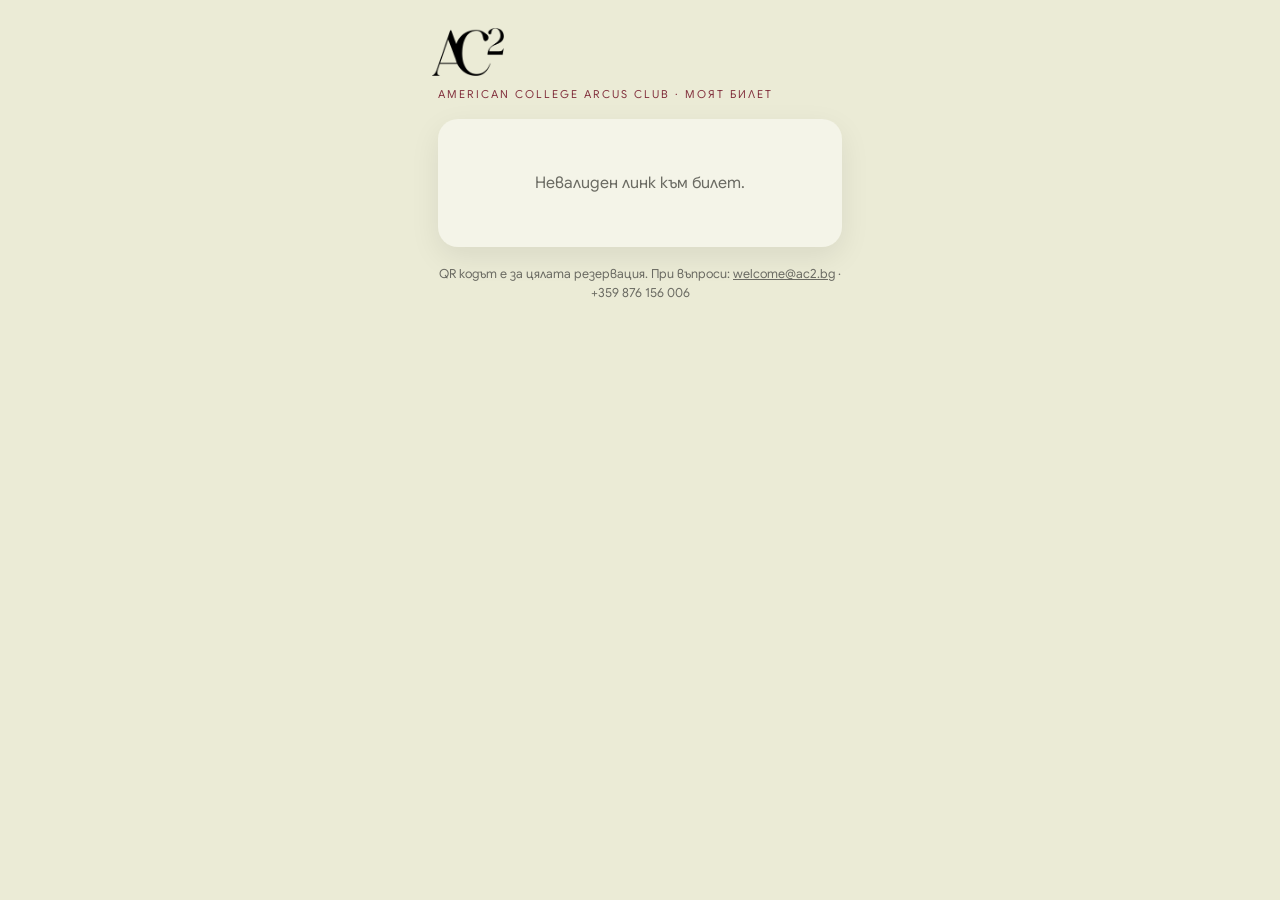
<file: t.html>
<!doctype html>
<html lang="bg">
<head>
<meta charset="utf-8" />
<meta name="viewport" content="width=device-width, initial-scale=1, viewport-fit=cover" />
<meta name="robots" content="noindex" />
<title>Моят билет · AC²</title>
<meta http-equiv="Content-Security-Policy" content="default-src 'self'; script-src 'self' 'unsafe-inline'; style-src 'self' 'unsafe-inline'; font-src 'self' data:; img-src 'self' data: blob: https:; connect-src 'self' https://twcxfqgknhqicxqghcrx.supabase.co; base-uri 'self';" />
<meta name="theme-color" content="#EBEBD6" />
<link rel="icon" href="favicon.png?v=3" />
<link rel="stylesheet" href="fonts/fonts.css" />
<style>
  :root{--beige:#EBEBD6;--card:#F4F4E8;--ink:#1c1c1b;--muted:#6b6b63;--wine:#82303D;--green:#507044;--line:#BFC0C2}
  *{box-sizing:border-box;margin:0;padding:0}
  html,body{min-height:100%;background:var(--beige);color:var(--ink);font-family:"Google Sans",system-ui,-apple-system,"Segoe UI",Roboto,Arial,sans-serif;-webkit-font-smoothing:antialiased}
  .wrap{max-width:440px;margin:0 auto;padding:28px 18px 48px}
  .logo{width:72px;margin:0 0 6px -6px}
  .kick{font-size:11px;letter-spacing:2px;text-transform:uppercase;color:var(--wine);margin-bottom:18px}
  .card{background:var(--card);border-radius:20px;padding:24px 22px;box-shadow:0 10px 30px rgba(0,0,0,.08)}
  .badge{display:inline-block;border-radius:12px;padding:5px 12px;font-size:11px;font-weight:700;letter-spacing:.3px;margin-bottom:14px}
  .ok{background:#dfe8d8;color:var(--green)} .no{background:#ecd9dc;color:var(--wine)} .wait{background:#e4e4d4;color:#5a5a52}
  h1{font-family:"Playfair Display",Georgia,serif;font-style:italic;font-weight:700;font-size:26px;line-height:1.15;margin:0 0 6px}
  .ctx{color:var(--wine);font-weight:600;font-size:14px} .meta{color:var(--muted);font-size:14px;margin-top:4px}
  .qr{background:#fff;border-radius:14px;padding:14px;margin:22px auto 12px;width:232px}
  .qr img{display:block;width:204px;height:204px}
  .code{text-align:center;font-size:22px;font-weight:800;letter-spacing:4px;margin:6px 0 2px}
  .who{text-align:center;color:var(--muted);font-size:13px}
  .btns{display:flex;flex-direction:column;gap:10px;margin-top:20px}
  .btn{display:block;text-align:center;text-decoration:none;border-radius:12px;padding:13px 16px;font-weight:600;font-size:15px;cursor:pointer;font-family:inherit}
  .btn.p{background:var(--wine);color:var(--beige);border:0} .btn.g{background:transparent;color:var(--ink);border:1.5px solid var(--ink)}
  .fine{color:var(--muted);font-size:12.5px;line-height:1.5;text-align:center;margin-top:18px}
  .off h1,.off .ctx,.off .meta{opacity:.55} .off .qr{opacity:.35;filter:grayscale(1)}
  .err{text-align:center;padding:30px 10px;color:var(--muted)}
  .cl{display:block;width:100%;text-align:center;margin:16px 0 0;color:var(--wine);font-size:13px;text-decoration:underline;text-underline-offset:3px;cursor:pointer;background:none;border:0;font-family:inherit}
  .conf{background:var(--beige);border-radius:12px;padding:14px;margin-top:14px;font-size:13.5px;line-height:1.5;text-align:left}
  .conf .row{display:flex;gap:8px;margin-top:12px}.conf .row .btn{flex:1;padding:10px;font-size:13.5px}
  .done{margin-top:14px;font-size:13.5px;line-height:1.55;color:var(--ink)}
</style>
</head>
<body>
<div class="wrap">
  <img class="logo" src="cards/logo-ac2-dark.png?v=3" alt="AC²" />
  <div class="kick">American College Arcus Club · Моят билет</div>
  <div class="card" id="card"><div class="err">Зареждане…</div></div>
  <p class="fine">QR кодът е за цялата резервация. При въпроси: <a href="mailto:welcome@ac2.bg" style="color:inherit">welcome@ac2.bg</a> · +359 876 156 006</p>
</div>
<script src="vendor/qrcode.js"></script>
<script src="config.js"></script>
<script>
(async function(){
  const CFG=window.ACAC_CONFIG||{}; const card=document.getElementById('card');
  const code=(location.hash||'').replace('#','').toUpperCase().replace(/[^A-Z0-9]/g,'').replace(/^AC2T?(?=[A-Z0-9]{8}$)/,'');   // префиксът AC2/AC2T — само ако след него остават точно 8 знака
  const fmt=c=>'AC2-'+c.slice(0,4)+'-'+c.slice(4);
  const esc=s=>String(s??'').replace(/[&<>"']/g,m=>({'&':'&amp;','<':'&lt;','>':'&gt;','"':'&quot;',"'":'&#39;'}[m]));
  if(code.length!==8){card.innerHTML='<div class="err">Невалиден линк към билет.</div>';return;}
  let t=null;
  try{
    const r=await fetch(CFG.SUPABASE_URL+'/functions/v1/ticket-info',{method:'POST',headers:{'Content-Type':'application/json','apikey':CFG.SUPABASE_ANON_KEY,'Authorization':'Bearer '+CFG.SUPABASE_ANON_KEY},body:JSON.stringify({code})});
    t=await r.json(); if(!r.ok||t.error)throw new Error(t.error||'err');
  }catch(e){card.innerHTML='<div class="err">Билетът не беше намерен. Проверете линка или ни пишете на welcome@ac2.bg.</div>';return;}
  const off=['cancelled','declined'].includes(t.status);
  const st=t.refunded?['wait','↩ Сумата е възстановена']:off?['no','✕ '+(t.status==='declined'?'Отказан':'Отменен')]:t.status==='confirmed'?['ok','✓ '+(t.paid?'Платен билет':'Потвърден билет')]:t.status==='pending_payment'?['wait','… Чака плащане']:['wait','… Изчаква одобрение'];
  const d=t.date?t.date.split('-').reverse().join('.'):'';
  const WD=['неделя','понеделник','вторник','сряда','четвъртък','петък','събота']; const wd=t.date?WD[new Date(t.date+'T00:00:00').getDay()]:'';
  let qr='';
  try{const q=qrcode(0,'M');q.addData('AC2T:'+t.code);q.make();const n=q.getModuleCount();let p='';for(let r=0;r<n;r++)for(let c=0;c<n;c++)if(q.isDark(r,c))p+=`M${c} ${r}h1v1h-1z`;
    qr='data:image/svg+xml;utf8,'+encodeURIComponent(`<svg xmlns="http://www.w3.org/2000/svg" viewBox="0 0 ${n} ${n}" shape-rendering="crispEdges"><rect width="${n}" height="${n}" fill="#fff"/><path d="${p}" fill="#000"/></svg>`);}catch(e){}
  const ics=()=>{
    const s=(t.date||'').replace(/-/g,'')+'T'+((t.time||'09:00').replace(':','')+'00'), e=(t.date||'').replace(/-/g,'')+'T'+((t.ends||t.time||'09:00').replace(':','')+'00');
    const body=['BEGIN:VCALENDAR','VERSION:2.0','PRODID:-//AC2//ticket//BG','BEGIN:VEVENT','UID:'+t.code+'@ac2.bg','DTSTART:'+s,'DTEND:'+e,'SUMMARY:'+t.title,'LOCATION:'+(t.place||'')+(t.address?', '+t.address:''),'DESCRIPTION:Билет '+fmt(t.code),'END:VEVENT','END:VCALENDAR'].join('\r\n');
    const a=document.createElement('a');a.href=URL.createObjectURL(new Blob([body],{type:'text/calendar'}));a.download='ac2-'+t.code+'.ics';document.body.appendChild(a);a.click();a.remove();
  };
  card.className='card'+(off?' off':'');
  card.innerHTML=`<span class="badge ${st[0]}">${st[1]}</span>
    <h1>${esc(t.title)}</h1>
    <div class="ctx">${esc(t.format?('AC² '+t.format.charAt(0).toUpperCase()+t.format.slice(1)):'')}${t.place?' · '+esc(t.place):''}</div>
    <div class="meta">${wd?wd+', ':''}${d}${t.time?' · '+esc(t.time):''} · ${t.party} ${t.party==1?'място':'места'}${t.paid&&t.paid_cents?' · платено '+(t.paid_cents/100).toFixed(2).replace('.',',')+' €':''}</div>
    ${t.address?`<a href="${t.maps?esc(t.maps):'#'}" ${t.maps?'target="_blank" rel="noopener"':''} style="display:inline-flex;align-items:center;gap:5px;margin-top:6px;color:var(--wine);font-size:13px;text-decoration:none;">📍 <span style="${t.maps?'text-decoration:underline;text-underline-offset:3px;':''}">${esc(t.address)}</span>${t.maps?' ↗':''}</a>`:''}
    <div class="qr">${qr?`<img src="${qr}" alt="QR"/>`:''}</div>
    <div class="code">${fmt(t.code)}</div>
    <div class="who">${esc(t.name||'')}${t.guest?' · гост':''}${t.checked_in_at?' · влязъл '+t.checked_in_at.slice(11,16):''}</div>
    <div class="btns"><button class="btn p" id="ics">Добави в календара</button></div>
    ${t.can_cancel?`<button class="cl" id="cl">Откажи резервацията</button><div id="clbox"></div>`:(t.non_refundable&&!off?`<div class="who" style="margin-top:14px;">Билетът не подлежи на връщане.</div>`:'')}`;
  document.getElementById('ics').onclick=ics;
  // отказ от резервацията (в срок) — потвърждение на място
  const clb=document.getElementById('cl');
  if(clb)clb.onclick=()=>{
    const box=document.getElementById('clbox'); clb.style.display='none';
    const until=t.cancel_until?new Date(t.cancel_until):null;
    const untilTxt=until?until.toLocaleString('bg-BG',{day:'2-digit',month:'2-digit',hour:'2-digit',minute:'2-digit'}):'';
    const sum=t.amount?(t.amount/100).toFixed(2).replace('.',',')+' €':'';
    box.innerHTML=`<div class="conf"><b>Да откажем ли резервацията?</b><br>${t.party} ${t.party==1?'място':'места'}${sum?' · '+sum+' ще бъдат върнати по картата ви (5–10 работни дни)':''}. Действието е необратимо.${untilTxt?'<br><span style="color:var(--muted);font-size:12px;">Безплатен отказ до '+untilTxt+' ч.</span>':''}
      <div class="row"><button class="btn g" id="clno">Не, запази</button><button class="btn p" id="clyes">Да, откажи</button></div></div>`;
    document.getElementById('clno').onclick=()=>{box.innerHTML='';clb.style.display='';};
    document.getElementById('clyes').onclick=async()=>{
      const y=document.getElementById('clyes'); y.disabled=true; y.textContent='Момент…';
      try{
        const r=await fetch(CFG.SUPABASE_URL+'/functions/v1/ticket-cancel',{method:'POST',headers:{'Content-Type':'application/json','apikey':CFG.SUPABASE_ANON_KEY,'Authorization':'Bearer '+CFG.SUPABASE_ANON_KEY},body:JSON.stringify({code})});
        const j=await r.json();
        if(!r.ok||j.error){ box.innerHTML='<div class="done" style="color:var(--wine);">'+(j.error==='non_refundable'?'Билетът не подлежи на връщане.':j.error==='late'?'Срокът за отказ е изтекъл. За въпроси: welcome@ac2.bg · +359 876 156 006':j.error==='checked_in'?'Резервацията вече е използвана.':'Нещо се обърка. Опитайте пак или ни пишете на welcome@ac2.bg.')+'</div>'; return; }
        card.classList.add('off'); card.querySelector('.badge').className='badge no'; card.querySelector('.badge').textContent='✕ Отменена';
        box.innerHTML='<div class="done">Резервацията е отменена.'+(j.refund_pending?' Сумата'+(sum?' '+sum:'')+' ще бъде върната по картата ви до 5–10 работни дни — ще получите имейл.':'')+'</div>';
        document.getElementById('ics').style.display='none';
      }catch(e){ box.innerHTML='<div class="done" style="color:var(--wine);">Няма връзка. Опитайте пак.</div>'; }
    };
  };
  document.title='Билет '+fmt(t.code)+' · AC²';
})();
</script>
</body>
</html>
</file>
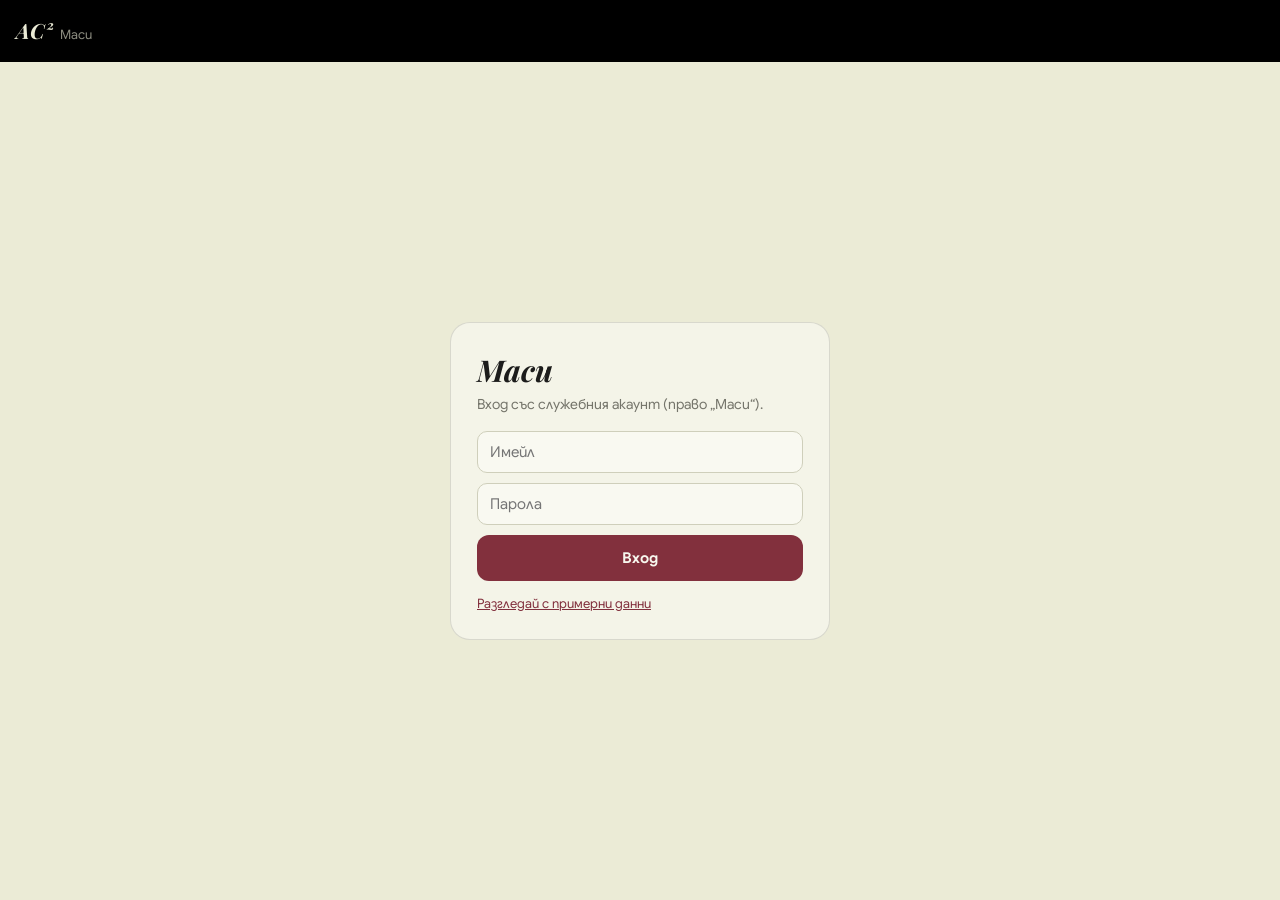
<file: tables.html>
<!DOCTYPE html>
<html lang="bg">
<head>
<meta charset="UTF-8" />
<!-- (20.11.2026) не се индексира и не се вгражда в чужда страница (GitHub Pages не праща заглавки за сигурност) -->
<meta name="robots" content="noindex, nofollow, noarchive" />
<style id="acFrameGuard">html{display:none!important}</style>
<script>if(self===top){var g=document.getElementById('acFrameGuard');if(g)g.parentNode.removeChild(g);}else{try{top.location=self.location;}catch(e){}}</script>
<!-- ЗАЩИТА: като админа — connect-src пуска само нашия Supabase. -->
<meta http-equiv="Content-Security-Policy" content="
  default-src 'self';
  script-src 'self' 'unsafe-inline';
  style-src 'self' 'unsafe-inline';
  font-src 'self' data:;
  img-src 'self' data: blob: https:;
  connect-src 'self' https://twcxfqgknhqicxqghcrx.supabase.co wss://twcxfqgknhqicxqghcrx.supabase.co;
  frame-src 'none'; object-src 'none'; base-uri 'self'; form-action 'self';
" />
<!-- (21.11.2026) Външният скрипт за следене на грешки (Sentry) е махнат от тази страница: в служебните страници не се зарежда чужд код. -->
<meta name="viewport" content="width=device-width, initial-scale=1, viewport-fit=cover" />
<meta name="theme-color" content="#000000" />
<meta name="apple-mobile-web-app-capable" content="yes" />
<title>AC² · Маси</title>
<link rel="icon" href="favicon.png?v=3" />
<link rel="stylesheet" href="fonts/fonts.css" />
<style>
:root{
  --bg:#EBEBD6; --panel:#F4F4E8; --card:#F9F9F1; --ink:#1C1C1B; --mid:#4B4B45; --muted:#75756B;
  --line:rgba(28,28,27,.13); --line2:#CFCFBB; --wine:#82303D; --wine2:#652430; --wineT:rgba(130,48,61,.15);
  --green:#507044; --greenT:rgba(80,112,68,.14); --amber:#B97A1F; --amberT:rgba(201,138,43,.16); --grey:#BFC0C2;
  --floor:#E4E4CC; --grid:rgba(28,28,27,.055); --grid2:rgba(28,28,27,.10); --tbl:#FBFBF5; --chair:#D3D3BE; --chairS:#B9B9A3;
  --top:#000; --topInk:#EBEBD6; --shadow:0 1px 0 rgba(0,0,0,.04),0 6px 20px rgba(28,28,27,.08);
  --serif:'Playfair Display','Playfair',Georgia,serif; --sans:'Google Sans',system-ui,-apple-system,'Segoe UI',Roboto,sans-serif;
  --side:372px;
}
[data-theme="dark"]{
  --bg:#121211; --panel:#191917; --card:#21211E; --ink:#EBEBD6; --mid:#C4C4B4; --muted:#8E8E82;
  --line:rgba(235,235,214,.11); --line2:#33332E; --wine:#C0596A; --wine2:#9E4252; --wineT:rgba(192,89,106,.16);
  --green:#7FA36F; --greenT:rgba(127,163,111,.16); --amber:#D9A04A; --amberT:rgba(217,160,74,.16); --grey:#55554F;
  --floor:#171715; --grid:rgba(235,235,214,.04); --grid2:rgba(235,235,214,.08); --tbl:#2A2A26; --chair:#3A3A35; --chairS:#4A4A43;
  --top:#000; --shadow:0 8px 24px rgba(0,0,0,.45);
}
*{box-sizing:border-box;margin:0;padding:0;-webkit-tap-highlight-color:transparent;}
html,body{height:100%;}
body{background:var(--bg);color:var(--ink);font-family:var(--sans);font-size:15px;line-height:1.4;overflow:hidden;
  -webkit-font-smoothing:antialiased;-webkit-user-select:none;user-select:none;}
input,select,textarea{-webkit-user-select:text;user-select:text;}
button{font-family:inherit;font-size:inherit;color:inherit;background:none;border:0;cursor:pointer;}
button:focus-visible,input:focus-visible,select:focus-visible,textarea:focus-visible,[tabindex]:focus-visible{outline:2px solid var(--wine);outline-offset:2px;}
#app{height:100dvh;display:flex;flex-direction:column;}

/* ---------- горна лента ---------- */
.top{flex:0 0 auto;display:flex;align-items:center;gap:14px;padding:0 16px;padding-top:env(safe-area-inset-top);height:calc(62px + env(safe-area-inset-top));
  background:var(--top);color:var(--topInk);}
.brand{color:inherit;text-decoration:none;display:flex;align-items:baseline;gap:8px;white-space:nowrap;}
.brand b{font-family:var(--serif);font-style:italic;font-weight:700;font-size:21px;}
.brand span{font-size:13px;opacity:.6;}
.datenav{display:flex;align-items:center;gap:2px;margin-left:8px;}
.datenav .ar{width:40px;height:40px;border-radius:20px;display:grid;place-items:center;font-size:20px;opacity:.85;}
.datenav .ar:hover{background:rgba(235,235,214,.1);}
.datenav .d{position:relative;padding:6px 12px;border-radius:10px;font-weight:500;min-width:168px;text-align:center;}
.datenav .d small{display:block;font-size:11px;opacity:.55;font-weight:400;}
.datenav .d input{position:absolute;inset:0;opacity:0;cursor:pointer;width:100%;}
.today{border:1px solid rgba(235,235,214,.3);border-radius:18px;padding:6px 12px;font-size:13px;}
.today[disabled]{opacity:.35;cursor:default;}
.seg{display:flex;background:rgba(235,235,214,.09);border-radius:12px;padding:3px;margin-left:auto;}
.seg button{padding:8px 16px;border-radius:9px;font-size:14px;color:rgba(235,235,214,.7);white-space:nowrap;}
.seg button.on{background:var(--topInk);color:#000;font-weight:600;}
.ibtn{width:42px;height:42px;border-radius:21px;display:grid;place-items:center;color:var(--topInk);opacity:.85;flex:0 0 auto;}
.ibtn:hover{background:rgba(235,235,214,.1);opacity:1;}
.ibtn.on{background:var(--wine);opacity:1;}
.adminbtn{display:none!important;}
.ibtn svg{width:21px;height:21px;}
.ibtn.edtxt{width:auto;padding:0 14px 0 12px;gap:8px;display:flex;border:1px solid rgba(235,235,214,.25);font-size:14px;}
@media (max-width:1100px){.ibtn.edtxt span{display:none;}.ibtn.edtxt{width:42px;padding:0;justify-content:center;border:0;}}
.live{width:8px;height:8px;border-radius:4px;background:#6f9a5f;box-shadow:0 0 0 3px rgba(111,154,95,.25);flex:0 0 auto;}
.live.off{background:#888;box-shadow:none;}

/* ---------- втора лента: зали + час ---------- */
.sub{flex:0 0 auto;display:flex;align-items:center;gap:14px;padding:10px 16px;border-bottom:1px solid var(--line);background:var(--bg);}
.zones{display:flex;gap:6px;overflow-x:auto;scrollbar-width:none;flex:0 1 auto;}
.zones::-webkit-scrollbar{display:none;}
.zbtn{padding:8px 14px;border-radius:20px;border:1px solid var(--line);white-space:nowrap;font-size:14px;color:var(--mid);display:flex;gap:7px;align-items:center;}
.zbtn i{font-style:normal;font-size:12px;color:var(--muted);}
.zbtn.on{background:var(--ink);color:var(--bg);border-color:var(--ink);}
.zbtn.on i{color:var(--bg);opacity:.65;}
.evchip{display:flex;align-items:center;gap:6px;max-width:260px;padding:7px 12px;border-radius:20px;border:1.5px solid var(--wine);color:var(--wine);font-size:13px;white-space:nowrap;flex:0 1 auto;min-width:0;}
.evchip em{font-style:normal;overflow:hidden;text-overflow:ellipsis;color:var(--mid);}
.evchip.on{background:var(--wine);color:#F7F7EE;} .evchip.on em{color:#F7F7EE;opacity:.85;}
.evchip svg{width:14px;height:14px;flex:0 0 auto;}
.msgs{background:var(--card);border:1px solid var(--line);border-left:4px solid var(--amber);border-radius:14px;padding:10px 12px;margin-bottom:10px;}
.msgs .mi{padding:9px 0;border-top:1px solid var(--line);}
.msgs .mi:first-of-type{border-top:0;}
.msgs .mi p{font-size:13px;color:var(--mid);margin:3px 0 8px;display:-webkit-box;-webkit-line-clamp:3;-webkit-box-orient:vertical;overflow:hidden;}
.newres{display:flex;gap:8px;}
.newres .search{min-width:0;flex:1 1 auto;}
.newres .btn{flex:0 0 auto;}
.savest{font-size:13.5px;color:var(--green);white-space:nowrap;}
.savest.busy{color:var(--muted);} .savest.bad{color:var(--wine);font-weight:600;}
.donebtn{background:var(--wine);color:#F7F7EE;border-radius:21px;padding:0 18px;height:42px;font-weight:600;white-space:nowrap;}
.phead{position:sticky;top:-14px;z-index:3;display:flex;justify-content:space-between;align-items:center;gap:8px;margin:-14px -16px 12px;padding:10px 16px;background:var(--panel);border-bottom:1px solid var(--line);}
.zbtn.add{border-style:dashed;color:var(--muted);}
.scrub{display:flex;align-items:center;gap:10px;margin-left:auto;flex:1 1 360px;max-width:520px;}
.scrub .t{font-family:var(--serif);font-style:italic;font-weight:700;font-size:22px;min-width:64px;text-align:right;color:var(--ink);}
.scrub input[type=range]{flex:1;accent-color:var(--wine);height:32px;}
.timebtn{display:none;}
.nowbtn{font-size:13px;padding:6px 12px;border-radius:16px;border:1px solid var(--line);color:var(--mid);white-space:nowrap;}
.nowbtn.on{border-color:var(--green);color:var(--green);}
.live{display:inline-block;width:8px;height:8px;border-radius:50%;background:var(--green);margin-right:7px;vertical-align:middle;animation:livep 2s ease-in-out infinite;}
@keyframes livep{50%{opacity:.25;}}
@media (prefers-reduced-motion:reduce){.live{animation:none;}}

/* ---------- основна част ---------- */
.main{flex:1;display:flex;min-height:0;position:relative;}
.stage{flex:1;position:relative;min-width:0;overflow:hidden;background:var(--floor);
  background-image:linear-gradient(var(--grid) 1px,transparent 1px),linear-gradient(90deg,var(--grid) 1px,transparent 1px),
    linear-gradient(var(--grid2) 1px,transparent 1px),linear-gradient(90deg,var(--grid2) 1px,transparent 1px);
  background-size:20px 20px,20px 20px,100px 100px,100px 100px;}
.stage.edit{background-color:color-mix(in srgb,var(--floor) 88%,var(--wine) 12%);}
.floor{position:absolute;inset:0;width:100%;height:100%;touch-action:none;}
.room{fill:var(--floor);stroke:var(--ink);stroke-width:3;opacity:.9;}
[data-theme="dark"] .room{stroke:#56564e;}
.roomlabel{font-family:var(--serif);font-style:italic;font-size:15px;fill:var(--muted);}

/* маси */
.tb{cursor:pointer;}
.tb .body{fill:var(--tbl);stroke:var(--chairS);stroke-width:1.5;transition:fill .25s,stroke .25s;}
.tb .ch{fill:var(--chair);stroke:var(--chairS);stroke-width:1;transition:fill .25s;}
.tb .ch.x{fill:none;stroke:var(--wine);stroke-dasharray:3 2;}
.tb .num{font-family:var(--serif);font-style:italic;font-weight:700;font-size:22px;fill:var(--ink);text-anchor:middle;dominant-baseline:central;pointer-events:none;}
.tb .cap{font-size:11px;fill:var(--muted);text-anchor:middle;dominant-baseline:central;pointer-events:none;}
.tb .hitc{fill:transparent;}
.tb .cbar{fill:var(--ink);}
.tb.sel .cbar,.edit .tb.sel .cbar{fill:var(--wine);}
.tb.fit .cbar{fill:var(--green);animation:pulse 1.4s ease-in-out infinite;}
.tb.drop .cbar{fill:var(--wine);}
.tb .stl{fill:var(--tbl);stroke:var(--chairS);stroke-width:1.5;}
.tb .stl.g{fill:var(--green);stroke:var(--green);} .tb .stl.r{fill:var(--wine);stroke:var(--wine);} .tb .stl.b{fill:url(#hatch);stroke:var(--ink);}
.tb .clbl{font-size:20px;font-weight:700;fill:var(--ink);dominant-baseline:central;pointer-events:none;}
.tb .who{font-size:12.5px;font-weight:600;fill:var(--ink);text-anchor:middle;dominant-baseline:central;pointer-events:none;}
.tb .when{font-size:11px;fill:var(--mid);text-anchor:middle;dominant-baseline:central;pointer-events:none;}
.tb.st-reserved .body{fill:var(--wine);stroke:var(--wine);stroke-width:2;}
.tb.st-reserved .ch{fill:color-mix(in srgb,var(--chair) 45%,var(--wine) 55%);stroke:var(--wine);}
.tb.st-reserved .num,.tb.st-reserved .who,.tb.st-reserved .cap{fill:#F7F7EE;}
.tb.st-reserved .when{fill:#F7F7EE;opacity:.8;}
.tb.st-soon .body{fill:var(--amber);stroke:var(--amber);stroke-width:2;}
.tb.st-soon .ch{fill:color-mix(in srgb,var(--chair) 45%,var(--amber) 55%);}
.tb.st-soon .num,.tb.st-soon .who,.tb.st-soon .when,.tb.st-soon .cap{fill:#1C1C1B;}
.tb.st-seated .body{fill:var(--green);stroke:var(--green);}
.tb.st-seated .ch{fill:color-mix(in srgb,var(--green) 55%,var(--chair) 45%);stroke:var(--green);}
.tb.st-seated .num,.tb.st-seated .who,.tb.st-over .who{fill:#F4F4E8;}
.tb.st-seated .when,.tb.st-over .when{fill:#F4F4E8;opacity:.8;}
.tb.st-seated .cap{fill:#F4F4E8;opacity:.85;}
.tb.st-over .body{fill:var(--green);stroke:var(--amber);stroke-width:3;stroke-dasharray:6 4;}
.tb.st-over .num,.tb.st-over .cap{fill:#F4F4E8;}
.tb.st-block .body{fill:url(#hatch);stroke:var(--ink);stroke-width:2;stroke-dasharray:6 4;}
.tb.st-block .ch{fill:var(--grey);}
.tb .tag{fill:var(--card);stroke:var(--line2);}
.tb.inactive{opacity:.35;}
.tb.sel .body{stroke:var(--ink);stroke-width:3;}
.tb.fit .body{stroke:var(--green);stroke-width:3;animation:pulse 1.4s ease-in-out infinite;}
.tb.nofit{opacity:.32;}
.tb.drop .body{stroke:var(--wine);stroke-width:4;}
@keyframes pulse{50%{stroke-opacity:.35;}}
@media (prefers-reduced-motion:reduce){.tb.fit .body{animation:none;}}
.chip rect{fill:var(--ink);}
.chip text{fill:var(--bg);font-size:12px;font-weight:500;dominant-baseline:central;}
.chip.res rect{fill:var(--wine);} .chip.res text{fill:#F7F7EE;}
.chip.soon rect{fill:var(--amber);} .chip.soon text{fill:#1c1c1b;}
.chip.seated rect{fill:var(--card);stroke:var(--green);stroke-width:1.2;} .chip.seated text{fill:var(--ink);}
.chip.block rect{fill:var(--card);stroke:var(--muted);} .chip.block text{fill:var(--mid);}
.joinline{stroke:var(--wine);stroke-width:2;stroke-dasharray:5 5;fill:none;opacity:.7;}
/* декор */
.dec .bar{fill:var(--ink);} .dec .bartxt{fill:var(--bg);font-family:var(--serif);font-style:italic;font-size:22px;letter-spacing:.06em;text-anchor:middle;dominant-baseline:central;}
.dec .stage{fill:var(--wineT);stroke:var(--wine);stroke-width:1.5;} .dec .stagetxt{fill:var(--wine);font-family:var(--serif);font-style:italic;font-size:16px;text-anchor:middle;dominant-baseline:central;}
.dec .wall{fill:var(--ink);} .dec .hit{fill:transparent;stroke:none;} .edit .dec .hit{stroke:var(--line2);stroke-dasharray:4 4;} .dec .win{fill:var(--floor);stroke:var(--ink);stroke-width:1.5;}
.dec .door{fill:none;stroke:var(--ink);stroke-width:1.5;} .dec .lbl{fill:var(--muted);font-size:11px;text-anchor:middle;}
.dec .plant{fill:color-mix(in srgb,var(--green) 70%,transparent);}
.edit .tb,.edit .dec{cursor:grab;}
.edit .dec{pointer-events:all;}
.dec{pointer-events:none;}
.edit .sel .body,.edit .dec.sel>*:first-child{stroke:var(--wine);stroke-width:3;}
.handle{fill:var(--wine);stroke:#fff;stroke-width:2;cursor:nwse-resize;}
.selbox{fill:none;stroke:var(--wine);stroke-width:1.5;stroke-dasharray:6 4;pointer-events:none;}

/* банери на събития и легенда върху схемата */
.overlay{position:absolute;left:16px;right:16px;top:14px;display:flex;flex-direction:column;gap:8px;pointer-events:none;align-items:flex-start;}
.evbanner{pointer-events:auto;display:flex;align-items:center;gap:12px;background:var(--card);border:1px solid var(--line);border-left:4px solid var(--wine);
  border-radius:12px;padding:9px 12px;box-shadow:var(--shadow);max-width:100%;}
.evbanner b{font-weight:600;} .evbanner .m{color:var(--muted);font-size:13px;}
.legq{position:absolute;left:16px;bottom:14px;width:40px;height:40px;border-radius:20px;background:color-mix(in srgb,var(--card) 92%,transparent);border:1px solid var(--line);box-shadow:var(--shadow);font-weight:700;font-size:17px;color:var(--mid);z-index:3;}
.legend{cursor:pointer;z-index:3;}
.legend{position:absolute;left:16px;bottom:14px;display:flex;gap:14px;flex-wrap:wrap;background:color-mix(in srgb,var(--card) 88%,transparent);
  backdrop-filter:blur(8px);-webkit-backdrop-filter:blur(8px);border:1px solid var(--line);border-radius:22px;padding:7px 14px;font-size:12.5px;color:var(--mid);}
.legend span{display:flex;align-items:center;gap:6px;}
.legend i{width:12px;height:12px;border-radius:4px;display:inline-block;border:1.5px solid var(--chairS);background:var(--tbl);}
.legend i.r{border-color:var(--wine);background:var(--wine);} .legend i.s{border-color:var(--amber);background:var(--amber);}
.legend i.g{border-color:var(--green);background:var(--green);} .legend i.b{background:repeating-linear-gradient(45deg,var(--grey) 0 2px,transparent 2px 5px);border-color:var(--muted);}
.zoom{position:absolute;right:16px;bottom:14px;display:flex;flex-direction:column;gap:6px;z-index:4;}
.zoom button{width:44px;height:44px;border-radius:22px;background:color-mix(in srgb,var(--card) 92%,transparent);border:1px solid var(--line);box-shadow:var(--shadow);font-size:20px;color:var(--ink);backdrop-filter:blur(8px);-webkit-backdrop-filter:blur(8px);}
.zoom button.fit{font-size:12px;}
.scroller{position:absolute;inset:0;overflow:hidden;}
.stage.zoomed .scroller{overflow:auto;-webkit-overflow-scrolling:touch;}
.stage.zoomed .floor{touch-action:pan-x pan-y;}
.stage.zoomed .legend{display:none;}
.stage.zoomed.edit .floor{touch-action:none;}
.dec .txt{fill:var(--ink);font-family:var(--sans);text-anchor:middle;dominant-baseline:central;opacity:.82;}
.dec .ln{fill:var(--ink);}
.assignbar{position:absolute;left:50%;top:14px;transform:translateX(-50%);background:var(--ink);color:var(--bg);border-radius:24px;padding:10px 10px 10px 18px;
  display:flex;gap:12px;align-items:center;box-shadow:var(--shadow);z-index:5;white-space:nowrap;max-width:calc(100% - 32px);}
.assignbar button{background:rgba(235,235,214,.15);border-radius:16px;padding:6px 12px;font-size:13px;}
.empty{position:absolute;inset:0;display:grid;place-items:center;text-align:center;color:var(--muted);padding:40px;}
.empty h3{font-family:var(--serif);font-style:italic;font-size:24px;color:var(--ink);margin-bottom:6px;}

/* ---------- страничен панел ---------- */
.side{flex:0 0 var(--side);width:var(--side);background:var(--panel);border-left:1px solid var(--line);display:flex;flex-direction:column;min-height:0;}
.sidehead{padding:14px 16px 10px;border-bottom:1px solid var(--line);}
.stats{display:grid;grid-template-columns:repeat(4,1fr);gap:4px;margin-bottom:12px;}
.stat{padding:6px 0;}
.stat b{display:block;font-family:var(--serif);font-style:italic;font-weight:700;font-size:24px;line-height:1.1;}
.stat span{font-size:11.5px;color:var(--muted);}
.search{display:flex;gap:8px;align-items:center;background:var(--card);border:1px solid var(--line);border-radius:12px;padding:0 12px;height:42px;}
.search input{flex:1;border:0;background:transparent;font:inherit;color:var(--ink);outline:none;min-width:0;}
.filters{display:flex;gap:6px;margin-top:10px;flex-wrap:wrap;}
.filters button{padding:6px 11px;border-radius:16px;font-size:13px;border:1px solid var(--line);color:var(--mid);white-space:nowrap;}
.filters button.on{background:var(--wine);border-color:var(--wine);color:#F7F7EE;}
.filters button em{font-style:normal;opacity:.7;margin-left:3px;}
.list{flex:1;overflow-y:auto;padding:10px 12px 90px;-webkit-overflow-scrolling:touch;}
.grp{font-size:12.5px;color:var(--muted);margin:14px 4px 6px;display:flex;justify-content:space-between;align-items:center;cursor:pointer;}
.grp:first-child{margin-top:4px;}
.rc{display:flex;gap:10px;align-items:stretch;background:var(--card);border:1px solid var(--line);border-radius:14px;padding:10px 10px 10px 12px;margin-bottom:8px;cursor:pointer;position:relative;}
.rc:hover{border-color:var(--line2);}
.rc.sel{border-color:var(--wine);box-shadow:0 0 0 2px var(--wineT);}
.rc.seated{border-left:4px solid var(--green);}
.rc.assigned{border-left:4px solid var(--wine);}
.rc.req{border-left:4px dashed var(--muted);}
.pill.q{background:transparent;border:1px dashed var(--muted);color:var(--mid);}
.tb.req .body{stroke-dasharray:5 4;}
.rc .tm{font-family:var(--serif);font-style:italic;font-weight:700;font-size:20px;min-width:52px;line-height:1.15;}
.rc .tm small{display:block;font-family:var(--sans);font-style:normal;font-weight:400;font-size:12px;color:var(--muted);}
.rc .bd{flex:1;min-width:0;}
.rc .nm{font-weight:600;white-space:nowrap;overflow:hidden;text-overflow:ellipsis;}
.rc .mt{font-size:12.5px;color:var(--muted);margin-top:2px;display:flex;gap:6px;flex-wrap:wrap;align-items:center;}
.rc .note{font-size:12.5px;color:var(--mid);margin-top:4px;white-space:nowrap;overflow:hidden;text-overflow:ellipsis;}
.grip{width:30px;display:grid;place-items:center;color:var(--muted);touch-action:none;cursor:grab;border-radius:8px;margin:-4px -4px -4px 0;}
.grip:hover{background:var(--line);}
.pill{display:inline-flex;align-items:center;gap:4px;font-size:11.5px;padding:2px 8px;border-radius:10px;background:var(--line);color:var(--mid);white-space:nowrap;}
.pill.w{background:var(--wineT);color:var(--wine);} .pill.g{background:var(--greenT);color:var(--green);} .pill.a{background:var(--amberT);color:var(--amber);}
.pill.t{background:var(--ink);color:var(--bg);font-family:var(--serif);font-style:italic;font-weight:700;}
.ghost{position:fixed;z-index:100;pointer-events:none;background:var(--wine);color:#F7F7EE;border-radius:14px;padding:8px 14px;box-shadow:0 10px 30px rgba(0,0,0,.25);font-weight:600;transform:translate(-50%,-120%);white-space:nowrap;}

/* детайл в панела */
.det{flex:1;overflow-y:auto;padding:14px 16px 100px;}
.back{display:flex;align-items:center;gap:6px;color:var(--muted);font-size:14px;margin-bottom:10px;padding:4px 0;}
.det h2{font-family:var(--serif);font-style:italic;font-weight:700;font-size:30px;line-height:1.1;}
.det .sub2{color:var(--muted);margin:4px 0 14px;font-size:14px;}
.box{background:var(--card);border:1px solid var(--line);border-radius:14px;padding:12px;margin-bottom:12px;}
.box h4{font-size:13px;color:var(--muted);font-weight:500;margin-bottom:8px;}
.row{display:flex;align-items:center;justify-content:space-between;gap:10px;}
.stepper{display:flex;align-items:center;gap:4px;background:var(--bg);border-radius:22px;padding:3px;}
.stepper button{width:38px;height:38px;border-radius:19px;background:var(--card);border:1px solid var(--line);font-size:20px;line-height:1;}
.stepper b{min-width:34px;text-align:center;font-size:18px;}
.acts{display:grid;grid-template-columns:1fr 1fr;gap:8px;}
.btn{display:inline-flex;align-items:center;justify-content:center;gap:8px;min-height:46px;padding:10px 14px;border-radius:12px;font-weight:600;
  background:var(--ink);color:var(--bg);text-align:center;line-height:1.2;}
.btn.w{background:var(--wine);color:#F7F7EE;} .btn.g{background:var(--green);color:#F7F7EE;}
.btn.o{background:transparent;border:1px solid var(--line2);color:var(--ink);}
.btn.d{background:transparent;border:1px solid var(--wine);color:var(--wine);}
.btn.full{grid-column:1/-1;width:100%;}
.btn.sm{min-height:36px;padding:6px 12px;font-size:13px;border-radius:10px;}
.btn[disabled]{opacity:.4;pointer-events:none;}
.sl{display:flex;gap:10px;align-items:center;padding:9px 0;border-top:1px solid var(--line);cursor:pointer;}
.sl:first-of-type{border-top:0;}
.sl .tt{font-weight:600;min-width:94px;font-size:14px;}
.sl .nn{flex:1;min-width:0;white-space:nowrap;overflow:hidden;text-overflow:ellipsis;}
.dot{width:9px;height:9px;border-radius:5px;flex:0 0 auto;background:var(--wine);}
.dot.seated{background:var(--green);} .dot.block{background:var(--grey);} .dot.done{background:transparent;border:1.5px solid var(--muted);}
.sugg{display:flex;gap:8px;flex-wrap:wrap;}
.sugg button{border:1.5px solid var(--green);color:var(--green);border-radius:12px;padding:8px 12px;font-weight:600;text-align:left;line-height:1.2;}
.sugg button small{display:block;font-weight:400;font-size:11.5px;color:var(--muted);}
.kv{display:grid;grid-template-columns:auto 1fr;gap:6px 12px;font-size:14px;}
.kv span{color:var(--muted);}
.kv a{color:var(--wine);}
.muted{color:var(--muted);}

/* редактор */
.pal{display:grid;grid-template-columns:repeat(4,1fr);gap:6px;}
.pal button{border:1px solid var(--line);background:var(--card);border-radius:12px;padding:8px 4px 6px;font-size:11.5px;color:var(--mid);display:flex;flex-direction:column;align-items:center;gap:4px;}
.pal button:hover{border-color:var(--wine);}
.pal svg{width:40px;height:30px;}
.pal svg *{fill:var(--tbl);stroke:var(--chairS);stroke-width:1.5;}
.pal svg .c{fill:var(--chair);}
.pal svg .k{fill:var(--ink);stroke:none;}
.fld{display:block;margin-bottom:10px;}
.fld>span{display:block;font-size:12.5px;color:var(--muted);margin-bottom:4px;}
.inp{width:100%;height:42px;border:1px solid var(--line2);border-radius:10px;background:var(--card);color:var(--ink);font:inherit;padding:0 12px;}
textarea.inp{height:70px;padding:10px 12px;resize:vertical;}
.shapes{display:flex;gap:6px;flex-wrap:wrap;}
.shapes button{border:1px solid var(--line);border-radius:10px;padding:6px 10px;font-size:13px;}
.shapes button.on{border-color:var(--wine);background:var(--wineT);color:var(--wine);}
.tog{display:flex;align-items:center;justify-content:space-between;padding:8px 0;}
.sw{width:46px;height:28px;border-radius:14px;background:var(--line2);position:relative;transition:background .2s;flex:0 0 auto;}
.sw::after{content:'';position:absolute;left:3px;top:3px;width:22px;height:22px;border-radius:11px;background:#fff;transition:left .2s;box-shadow:0 1px 3px rgba(0,0,0,.2);}
.sw.on{background:var(--green);} .sw.on::after{left:21px;}

/* ---------- по часове ---------- */
.tlwrap{flex:1;overflow:auto;position:relative;background:var(--bg);-webkit-overflow-scrolling:touch;}
.tl{position:relative;min-width:max-content;padding-bottom:90px;}
.tlhead{position:sticky;top:0;z-index:4;display:flex;background:var(--bg);border-bottom:1px solid var(--line);}
.tlcorner{position:sticky;left:0;z-index:5;background:var(--bg);width:var(--lab);flex:0 0 var(--lab);border-right:1px solid var(--line);padding:8px 12px;font-size:12px;color:var(--muted);display:flex;align-items:flex-end;}
.hrs{position:relative;height:56px;}
.hr{position:absolute;top:0;bottom:0;border-left:1px solid var(--line);padding:6px 0 0 6px;font-size:13px;font-weight:600;}
.hr small{display:block;font-weight:400;font-size:11px;color:var(--muted);margin-top:4px;}
.cov{position:absolute;bottom:4px;height:14px;border-radius:3px;background:var(--wineT);}
.tlzone{display:flex;position:relative;background:color-mix(in srgb,var(--bg) 70%,var(--panel));border-bottom:1px solid var(--line);}
.tlzone .lab{position:sticky;left:0;z-index:3;width:var(--lab);flex:0 0 var(--lab);padding:10px 12px;font-family:var(--serif);font-style:italic;font-weight:700;font-size:16px;background:inherit;border-right:1px solid var(--line);}
.tlrow{display:flex;position:relative;border-bottom:1px solid var(--line);height:54px;}
.tlrow .lab{position:sticky;left:0;z-index:3;width:var(--lab);flex:0 0 var(--lab);padding:0 12px;display:flex;align-items:center;gap:8px;background:var(--panel);border-right:1px solid var(--line);cursor:pointer;}
.tlrow .lab b{font-family:var(--serif);font-style:italic;font-size:19px;min-width:30px;}
.tlrow .lab span{font-size:12px;color:var(--muted);}
.lane{position:relative;flex:0 0 auto;}
.lane .q{position:absolute;top:0;bottom:0;border-left:1px dashed var(--line);}
.lane .h{position:absolute;top:0;bottom:0;border-left:1px solid var(--line);}
.blk{position:absolute;top:6px;bottom:6px;border-radius:10px;padding:5px 9px;overflow:hidden;font-size:12.5px;line-height:1.25;cursor:grab;touch-action:none;
  background:var(--wineT);border:1.5px solid var(--wine);color:var(--ink);white-space:nowrap;}
.blk b{font-weight:600;display:block;overflow:hidden;text-overflow:ellipsis;}
.blk span{color:var(--muted);font-size:11.5px;}
.blk.seated{background:var(--green);border-color:var(--green);color:#F4F4E8;}
.blk.seated span{color:#F4F4E8;opacity:.8;}
.blk.walkin{background:color-mix(in srgb,var(--green) 22%,var(--card));border-color:var(--green);}
.blk.walkin.seated{background:var(--green);}
.blk.block{background:repeating-linear-gradient(45deg,var(--card) 0 6px,color-mix(in srgb,var(--grey) 55%,transparent) 6px 12px);border-color:var(--muted);}
.blk.done{opacity:.45;border-style:dashed;}
.blk.drag{opacity:.85;box-shadow:0 10px 26px rgba(0,0,0,.2);z-index:6;cursor:grabbing;}
.blk.conf{border-color:var(--amber);box-shadow:0 0 0 2px var(--amberT);}
.evband{position:absolute;top:7px;bottom:7px;border-radius:8px;background:var(--wine);color:#F7F7EE;font-size:12.5px;padding:4px 10px;white-space:nowrap;overflow:hidden;text-overflow:ellipsis;}
.nowline{position:absolute;top:0;bottom:0;width:2px;background:var(--wine);z-index:2;pointer-events:none;}
.nowline::before{content:'';position:absolute;top:0;left:-4px;width:10px;height:10px;border-radius:5px;background:var(--wine);}
.slotcur{position:absolute;top:6px;bottom:6px;border-radius:10px;border:1.5px dashed var(--wine);pointer-events:none;}

/* ---------- лист (модал) ---------- */
.scrim{position:fixed;inset:0;background:rgba(0,0,0,.38);z-index:50;display:flex;align-items:flex-end;justify-content:center;animation:fade .15s;}
.sheet{background:var(--panel);width:min(560px,100%);max-height:88dvh;overflow-y:auto;border-radius:22px 22px 0 0;padding:18px 18px calc(18px + env(safe-area-inset-bottom));
  box-shadow:0 -10px 40px rgba(0,0,0,.2);animation:up .22s cubic-bezier(.2,.8,.2,1);}
@media (min-width:760px){.scrim{align-items:center;}.sheet{border-radius:22px;}}
.sheet h3{font-family:var(--serif);font-style:italic;font-weight:700;font-size:24px;margin-bottom:2px;}
.sheet .lead{color:var(--muted);font-size:14px;margin-bottom:14px;}
.sheet .foot{display:flex;gap:8px;margin-top:16px;flex-wrap:wrap;}
.sheet .foot .btn{flex:1;}
.nums{display:grid;grid-template-columns:repeat(6,1fr);gap:6px;}
.nums button{height:52px;border-radius:12px;border:1px solid var(--line2);background:var(--card);font-size:18px;font-weight:600;}
.nums button.on{background:var(--ink);color:var(--bg);border-color:var(--ink);}
.chips{display:flex;gap:6px;flex-wrap:wrap;}
.chips button{padding:8px 12px;border-radius:18px;border:1px solid var(--line2);font-size:14px;background:var(--card);}
.chips button.on{background:var(--ink);color:var(--bg);border-color:var(--ink);}
.two{display:grid;grid-template-columns:1fr 1fr;gap:10px;}
.pickrow{display:flex;gap:10px;align-items:center;padding:10px;border:1px solid var(--line);border-radius:12px;margin-bottom:6px;cursor:pointer;background:var(--card);}
.pickrow:hover{border-color:var(--wine);}
@keyframes up{from{transform:translateY(30px);opacity:0}}
@keyframes fade{from{opacity:0}}
@media (prefers-reduced-motion:reduce){.sheet,.scrim{animation:none;}}
.toast{position:fixed;left:50%;bottom:calc(24px + env(safe-area-inset-bottom));transform:translateX(-50%);background:var(--ink);color:var(--bg);padding:11px 18px;border-radius:22px;z-index:200;font-size:14px;box-shadow:var(--shadow);max-width:calc(100% - 32px);}
.toast.err{background:var(--wine);color:#fff;}

/* вход */
.gate{flex:1;display:grid;place-items:center;padding:24px;}
.gate .card{width:min(380px,100%);background:var(--panel);border:1px solid var(--line);border-radius:20px;padding:26px;}
.gate h1{font-family:var(--serif);font-style:italic;font-size:30px;margin-bottom:4px;}
.gate p{color:var(--muted);margin-bottom:16px;font-size:14px;}
.gate .inp{margin-bottom:10px;}

/* ---------- таблет портрет / телефон: панелът става долен лист ---------- */
.sidetoggle{display:none;}
@media (max-width:980px){
  :root{--side:340px;}
  .brand span{display:none;}
}
@media (max-width:860px){
  /* долен лист: дърпа се с пръст нагоре/надолу или с докосване; затворен — остава лента с обобщение */
  .side{--peek:calc(88px + env(safe-area-inset-bottom));position:absolute;left:0;right:0;bottom:0;width:auto;height:min(80%,calc(100% - 24px));border-left:0;border-top:1px solid var(--line);border-radius:22px 22px 0 0;
    box-shadow:0 -10px 30px rgba(0,0,0,.18);transform:translateY(calc(100% - var(--peek)));transition:transform .28s cubic-bezier(.2,.8,.2,1);z-index:10;}
  .side.open{transform:none;}
  .side.dragging{transition:none;}
  .sidetoggle{display:flex;flex-direction:column;align-items:center;gap:6px;padding:10px 16px 8px;cursor:grab;touch-action:none;min-height:60px;flex:0 0 auto;border-bottom:1px solid var(--line);}
  .sidetoggle i{width:44px;height:5px;border-radius:3px;background:var(--line2);}
  .sidetoggle .peek{display:flex;justify-content:space-between;align-items:center;width:100%;font-size:14px;gap:10px;pointer-events:none;}
  .sidetoggle .peek b{font-weight:600;}
  .sidetoggle .peek span{color:var(--muted);white-space:nowrap;}
  .side .list,.side .det{padding-bottom:calc(100px + env(safe-area-inset-bottom));}
  .main{padding-bottom:calc(88px + env(safe-area-inset-bottom));}   /* най-долните маси не остават под лентата */
  .zones{flex:1 1 100%;max-width:100%;min-width:0;-webkit-overflow-scrolling:touch;touch-action:pan-x;}
  .evchip{max-width:100%;}
  .legend,.legq{bottom:12px;}
  .scrub{flex-basis:220px;}
  .datenav .d{min-width:130px;}
  .top{gap:6px;padding:0 10px;}
  .sub{flex-wrap:wrap;gap:8px;}
  .scrub{order:2;max-width:none;flex:1 1 100%;margin:0;}
}
@media (max-width:560px){
  .brand{display:none;}
  .ibtn.txtb,.ibtn.edtxt{display:none;}
  .timebtn{display:inline-flex;align-items:center;gap:4px;padding:7px 12px;border-radius:18px;border:1px solid var(--line);font-family:var(--serif);font-style:italic;font-weight:700;font-size:17px;margin-left:auto;}
  .sub .scrub{display:none;} .sub .scrub.open{display:flex;}
  .zones{flex:1 1 0;}   /* часът е до залите, на същия ред */
  .timebtn{flex:0 0 auto;margin-left:0;}
  .adminbtn{display:grid!important;}
  /* горната лента на два реда: ‹ админ · дата · меню / Схема | По часове */
  .top{flex-wrap:wrap;height:auto;row-gap:8px;padding-top:calc(8px + env(safe-area-inset-top));padding-bottom:10px;}
  .datenav{flex:1;justify-content:center;}
  .seg{order:3;flex:1 1 100%;margin-left:0;}
  .seg button{flex:1;padding:8px 9px;font-size:14px;}
  .legq{bottom:12px;left:12px;}
  .datenav .ar{width:30px;}
  .datenav .d{min-width:0;padding:6px 4px;}
  .ibtn{width:36px;height:36px;}
  .live{display:none;}
  .datenav .d{white-space:nowrap;font-size:14px;}
  .zoom{bottom:84px;}
  .datenav{margin-left:0;}
  .today{display:none;}
}
.tb .mb rect{fill:var(--amber);stroke:var(--floor);stroke-width:1.5;} .tb .mb text{font-weight:700;fill:#1c1c1b;text-anchor:middle;dominant-baseline:central;pointer-events:none;}
.tip{position:fixed;z-index:60;pointer-events:none;max-width:290px;background:var(--card);color:var(--ink);border:1px solid var(--line2);border-radius:12px;box-shadow:var(--shadow);padding:10px 12px;font-size:13.5px;line-height:1.35;display:none;}
.tip b{font-size:15px;} .tip .m{color:var(--muted);} .tip .mem{display:inline-block;background:var(--amberT);color:var(--amber);border-radius:8px;padding:1px 7px;font-weight:700;font-size:12px;margin-left:7px;vertical-align:1px;}
.tip .it+.it{margin-top:8px;padding-top:8px;border-top:1px solid var(--line);}
#printArea{display:none;}
.zoom button.prt{font-size:12px;margin-bottom:8px;}
@media (max-width:760px){.zoom button.prt{display:none;}}
/* телефон: по-висок лист и по-ниска „шапка“ — повече място за списъка с гостите */
@media (max-width:860px){.side{height:min(92%,calc(100% - 14px));}}
@media (max-width:560px){
  .side .sidehead{padding:10px 14px 8px;}
  .side .stats{display:flex;gap:14px;margin-bottom:8px;flex-wrap:nowrap;overflow:hidden;}
  .side .stats .stat{display:flex;align-items:baseline;gap:5px;white-space:nowrap;}
  .side .stats .stat b{font-size:17px;line-height:1.1;}
  .side .stats .stat b small{font-size:11px!important;}
  .side .stats .stat span{font-size:11.5px;}
  .side .filters{flex-wrap:nowrap;overflow-x:auto;margin:8px -14px 0;padding:0 14px 2px;scrollbar-width:none;-webkit-overflow-scrolling:touch;}
  .side .filters::-webkit-scrollbar{display:none;}
  .side .filters button{flex:0 0 auto;}
  .side .list{padding-top:8px;}
}
@media print{
  body.printplan .scrim{display:none!important;}
  body.printplan #printArea{display:block;color:#000;font-family:var(--sans);}
  #printArea,#printArea *{-webkit-print-color-adjust:exact;print-color-adjust:exact;}
  #printArea svg.floor{position:static;width:100%;height:auto;max-height:160mm;display:block;touch-action:auto;}
  #printArea h1{font-family:var(--serif);font-size:20px;font-weight:700;margin:0 0 2px;} #printArea .pm{font-size:12px;color:#444;margin-bottom:8px;}
  #printArea table{width:100%;border-collapse:collapse;font-size:12px;margin-top:12px;} #printArea th,#printArea td{border-bottom:1px solid #bbb;padding:4px 6px;text-align:left;vertical-align:top;}
  #printArea th{font-size:11px;color:#444;font-weight:600;} #printArea tr{break-inside:avoid;} #printArea h2{font-size:14px;margin-top:14px;break-after:avoid;}
}
@media print{.top,.sub,.side,.legend{display:none;}
  #app{display:none!important;} body{overflow:visible;background:#fff;color:#000;}
  .scrim{position:static!important;background:none!important;display:block!important;animation:none;}
  .sheet{max-height:none!important;overflow:visible!important;box-shadow:none!important;width:100%!important;border-radius:0!important;padding:0!important;animation:none;background:#fff;}
  .noprint,.toast{display:none!important;} .brt tr{break-inside:avoid;}}
.sheet.wide{width:min(1000px,100%);}
.gl{font-size:13.5px;margin-top:4px;} .gl.alg,.alg{color:var(--amber);font-weight:600;}
.msgs.al{border-left-color:var(--wine);}
.mi.al1{display:flex;align-items:center;gap:8px;padding:7px 0;}
.mi.al1 .t{flex:1;min-width:0;font-size:13.5px;line-height:1.3;display:-webkit-box;-webkit-line-clamp:2;-webkit-box-orient:vertical;overflow:hidden;}
.mi.al1 .b{display:flex;gap:5px;flex:0 0 auto;}
.mi.al1 .btn.sm{min-height:34px;padding:5px 10px;font-size:12.5px;}
.rc.noshow{opacity:.55;}
.brief h4{font-size:13px;color:var(--muted);font-weight:500;margin:16px 0 6px;}
.bev{list-style:none;font-size:14px;} .bev li{padding:4px 0;}
.brt{width:100%;border-collapse:collapse;font-size:14px;}
.brt th{text-align:left;font-weight:500;color:var(--muted);font-size:12.5px;padding:6px 8px;border-bottom:1px solid var(--line2);}
.brt td{padding:8px;border-bottom:1px solid var(--line);vertical-align:top;}
.brt td.t{font-family:var(--serif);font-style:italic;font-weight:700;font-size:17px;white-space:nowrap;}
.brt td.n{text-align:center;font-weight:600;} .brt td.i{color:var(--mid);font-size:13px;}
.brt tr.big td{background:var(--wineT);}
.kpis{display:grid;grid-template-columns:repeat(auto-fit,minmax(150px,1fr));gap:8px;margin-bottom:12px;}
.kpis>div{background:var(--card);border:1px solid var(--line);border-radius:14px;padding:10px 12px;}
.kpis b{display:block;font-family:var(--serif);font-style:italic;font-weight:700;font-size:28px;line-height:1.1;}
.kpis span{font-size:12.5px;color:var(--muted);}
.repgrid{display:grid;grid-template-columns:repeat(auto-fit,minmax(300px,1fr));gap:10px;}
.bars{display:flex;flex-direction:column;gap:5px;}
.bar{display:grid;grid-template-columns:64px 1fr 40px;align-items:center;gap:8px;font-size:13px;}
.bar .bl{color:var(--mid);white-space:nowrap;overflow:hidden;text-overflow:ellipsis;}
.bar .bt{height:14px;border-radius:4px;background:var(--line);overflow:hidden;}
.bar .bt i{display:block;height:100%;background:var(--wine);border-radius:4px;}
.bar .bv{text-align:right;font-weight:600;}
.ibtn.txtb{width:auto;padding:0 14px 0 12px;gap:8px;display:flex;border:1px solid rgba(235,235,214,.25);font-size:14px;}
@media (max-width:1100px){.ibtn.txtb span{display:none;}.ibtn.txtb{width:42px;padding:0;justify-content:center;border:0;}}
</style>
</head>
<body>
<div id="app"></div>
<script src="vendor/supabase.js"></script>
<script src="config.js?v=529"></script>
<script src="db.js?v=529"></script>
<script>
'use strict';
/* =====================================================================
   AC² · Маси — схема на залите, настаняване, дневен изглед по часове
   Данни (Supabase): floor_zones, floor_tables, floor_seatings (SQL 2026-11-08-tables.sql)
   + reservations / events (четене; потвърждение и „присъства“ както в админа)
   Демо без база: tables.html?demo=1
   ПРАВИЛО ЗА СИГУРНОСТ: никакъв потребителски текст в on*-атрибути — само data-id + делегиране.
   ===================================================================== */
const DEMO = /[?&]demo=1/.test(location.search) || !DB.live;
const sb = !DEMO && DB.client ? DB.client() : null;
const $ = s => document.querySelector(s);
const app = document.getElementById('app');
const esc = s => String(s == null ? '' : s).replace(/[&<>"'`]/g, c => ({'&':'&amp;','<':'&lt;','>':'&gt;','"':'&quot;',"'":'&#39;','`':'&#96;'}[c]));
const pad = n => String(n).padStart(2, '0');
const tm = t => { if (!t) return null; const m = String(t).match(/^(\d{1,2}):(\d{2})/); return m ? (+m[1]) * 60 + (+m[2]) : null; };
const fm = m => { m = Math.max(0, Math.min(24 * 60, Math.round(m))); return pad(Math.floor(m / 60)) + ':' + pad(m % 60); };
const iso = d => d.getFullYear() + '-' + pad(d.getMonth() + 1) + '-' + pad(d.getDate());
const todayIso = () => iso(new Date());
const nowMin = () => { const d = new Date(); return d.getHours() * 60 + d.getMinutes(); };
const addDays = (s, n) => { const d = new Date(s + 'T12:00:00'); d.setDate(d.getDate() + n); return iso(d); };
const uuid = () => (crypto.randomUUID ? crypto.randomUUID() : 'x' + Date.now() + Math.random().toString(16).slice(2));
const MONTHS = ['януари','февруари','март','април','май','юни','юли','август','септември','октомври','ноември','декември'];
const DAYS = ['неделя','понеделник','вторник','сряда','четвъртък','петък','събота'];
const bgDate = s => { const d = new Date(s + 'T12:00:00'); return { day: DAYS[d.getDay()], date: d.getDate() + ' ' + MONTHS[d.getMonth()] }; };
const plural = (n, one, many) => n + ' ' + (n === 1 ? one : many);
const snap15 = m => Math.round(m / 15) * 15;

// ---------- настройки на устройството ----------
const CFG_KEY = 'acac_tables_cfg';
let CFG = { open: '11:00', close: '24:00', d2: 90, d4: 120, d9: 150, theme: '' };
try { Object.assign(CFG, JSON.parse(localStorage.getItem(CFG_KEY) || '{}')); } catch (e) {}
const saveCfg = () => { try { localStorage.setItem(CFG_KEY, JSON.stringify(CFG)); } catch (e) {} };
const dur = p => (p || 2) <= 2 ? CFG.d2 : (p <= 4 ? CFG.d4 : CFG.d9);
const OPEN = () => tm(CFG.open) ?? 660, CLOSE = () => tm(CFG.close) ?? 1440;
function applyTheme() {
  const t = CFG.theme || (matchMedia('(prefers-color-scheme: dark)').matches ? 'dark' : 'light');
  document.documentElement.setAttribute('data-theme', t);
  const m = document.querySelector('meta[name=theme-color]'); if (m) m.content = '#000000';
}
applyTheme();

// ---------- състояние ----------
let ME = null, CAN_LAYOUT = false, CAN_RES = false, MAIN = null;   // MAIN = кога е запазен основният план
let ZONES = [], TABLES = [], SEATS = [], RES = [], EVENTS = [], ALLEV = [];
const S = { zoom: 1, date: todayIso(), view: 'floor', zone: null, at: nowMin(), follow: true, edit: false,
  sel: null,            // {t:'table'|'res'|'seat'|'zone', id}
  assign: null,         // id на резервация, която чака избор на маса
  filter: 'todo', q: '', side: false, openGroups: {} };
try { S.legend = localStorage.getItem('acac_tables_legend') === '1'; } catch (e) {}
try { const v = localStorage.getItem('acac_tables_view'); if (v === 'time' || v === 'floor') S.view = v; S.zoom = Math.max(1, Math.min(3, +localStorage.getItem('acac_tables_zoom') || 1)); } catch (e) {}

// =====================================================================
//  ДАННИ
// =====================================================================
const api = {
  async load() {
    if (DEMO) { demoInit(); return; }
    const [z, t] = await Promise.all([
      sb.from('floor_zones').select('*').order('sort').order('created_at'),
      sb.from('floor_tables').select('*')
    ]);
    if (z.error) throw z.error; if (t.error) throw t.error;
    ZONES = z.data || []; TABLES = t.data || [];
    try { const m = await sb.from('floor_layouts').select('saved_at,saved_name').eq('id', 'main').maybeSingle(); MAIN = m.error ? null : m.data; } catch (e) { MAIN = null; }
    try { const [gn, rf, fc] = await Promise.all([sb.from('guest_notes').select('*').limit(5000), sb.from('res_flags').select('*').limit(10000), sb.from('floor_combos').select('*')]);
      NOTES = {}; (gn.data || []).forEach(n => { NOTES[n.gkey] = n; }); FLAGS = rf.data || []; COMBOS = fc.data || []; } catch (e) {}
    try { ALLEV = await DB.listEvents(); } catch (e) { ALLEV = []; }
  },
  async loadDay() {
    EVENTS = ALLEV.filter(e => e.date === S.date || (e.end_date && e.date <= S.date && e.end_date >= S.date));
    if (DEMO) { demoDay(); return; }
    const s = await sb.from('floor_seatings').select('*').eq('date', S.date);
    if (s.error) throw s.error;
    SEATS = s.data || [];
    const ids = EVENTS.map(e => e.id).filter(x => /^[0-9a-f-]{36}$/.test(x));
    let or = 'date.eq.' + S.date;
    if (ids.length) or += ',event_id.in.(' + ids.join(',') + '),table_event_id.in.(' + ids.join(',') + ')';
    const r = await sb.from('reservations').select('*').or(or);
    if (r.error) throw r.error;
    let rows = r.data || [];
    // резервации, вече сложени на маса за деня, но с друга дата (рядко) — дърпаме ги също
    const miss = [...new Set(SEATS.map(x => x.reservation_id).filter(id => id && !rows.some(y => y.id === id)))];
    if (miss.length) { const m = await sb.from('reservations').select('*').in('id', miss); rows = rows.concat(m.data || []); }
    RES = rows.map(mapRes).filter(Boolean);
    await liveMembers();
    try { const w = await sb.from('floor_waitlist').select('*').eq('date', S.date); WAIT = w.error ? [] : (w.data || []); } catch (e) { WAIT = []; }
    if (canMsgs()) try { const since = new Date(Date.now() - 21 * 864e5).toISOString();
      const m = await sb.from('contact_messages').select('id,name,email,phone,subject,message,is_read,created_at').eq('is_read', false).gte('created_at', since).order('created_at', { ascending: false }).limit(40);
      MSGS = m.error ? [] : (m.data || []); } catch (e) { MSGS = []; }
  },
  async up(table, row) {
    if (DEMO) return { data: row };
    const { data, error } = await sb.from(table).upsert(row).select().single();
    if (error) throw error; return { data };
  },
  async upMany(table, rows) {
    if (DEMO || !rows.length) return;
    const { error } = await sb.from(table).upsert(rows); if (error) throw error;
  },
  async del(table, id) {
    if (DEMO) return;
    const { error } = await sb.from(table).delete().eq('id', id); if (error) throw error;
  }
};
function mapRes(r) {
  if (r.kind && r.kind !== 'physical') return null;
  const ev = r.event_id ? ALLEV.find(e => e.id === r.event_id) : null;
  const after = r.table_event_id ? ALLEV.find(e => e.id === r.table_event_id) : null;
  let time = r.time || (ev && ev.time) || (after && (after.ends || after.time)) || '';
  if (!tm(time)) time = '';
  return { id: r.id, user_id: r.user_id, name: r.res_name || r.guest_name || r.who || 'Гост', party: r.party_size || 1,
    date: r.date || (ev && ev.date) || (after && after.date) || S.date, time, status: r.status || 'requested',
    event_id: r.event_id || null, table_event_id: r.table_event_id || null, paid: !!r.paid, checked_in_at: r.checked_in_at || '',
    note: r.note || '', phone: r.contact_phone || r.guest_phone || '', email: r.contact_email || r.guest_email || '',
    membership: r.membership || (r.user_id ? '' : 'guest'), place: (window.placeName ? placeName(r.place) : r.place) || '',
    fmt: r.format || '', code: r.ticket_code || '', grp: r.event_id ? 'event' : (r.table_event_id ? 'after' : 'rest'),
    evTitle: ev ? ev.title : (after ? after.title : '') };
}
const MEMNAME = { founder: 'Founder', founding: 'Founding', club: 'Club', alumni: 'Alumni', corporate: 'Corporate', guest: 'Гост' };

// членството се взима „на живо“ от профила (не каквото е било при записването): ако гост стане член — излиза като член
const memOf = r => (r && r.membership && r.membership !== 'guest' ? r.membership : '');
async function liveMembers() {
  if (DEMO || !RES.length) return;
  const uids = [...new Set(RES.map(r => r.user_id).filter(Boolean))];
  const phones = [...new Set(RES.map(r => last9(r.phone)).filter(Boolean))];
  const emails = [...new Set(RES.map(r => String(r.email || '').trim().toLowerCase()).filter(Boolean))];
  let rows = null, seen = null;
  try { const q = await sb.rpc('floor_member_match', { uids, phones, emails }); if (!q.error) rows = q.data || []; } catch (e) {}
  if (!rows) {   // функцията още я няма в базата → само по профила на резервацията (ако правата позволяват четене)
    if (!uids.length) return;
    try { const q = await sb.from('profiles').select('id,membership').in('id', uids); if (q.error || !(q.data || []).length) return;
      rows = q.data.map(p => ({ user_id: p.id, membership: p.membership })); seen = new Set(q.data.map(p => p.id)); } catch (e) { return; }
  }
  const M = {};
  rows.forEach(x => { if (!x.membership || x.membership === 'guest') return; if (x.user_id) M['u:' + x.user_id] = x.membership; if (x.phone9) M['p:' + x.phone9] = x.membership; if (x.email) M['e:' + x.email] = x.membership; });
  RES.forEach(r => { let m = ''; for (const k of gkeysOf(r)) if (M[k]) { m = M[k]; break; }
    if (m) r.membership = m; else if (r.user_id && (!seen || seen.has(r.user_id))) r.membership = ''; });
}

// ---------- изчисления ----------
const zoneTables = (zid, all) => TABLES.filter(t => t.zone_id === zid && (all || t.kind === 'table'));
const tableById = id => TABLES.find(t => t.id === id);
const resById = id => RES.find(r => r.id === id);
const seatById = id => SEATS.find(s => s.id === id);
const seatsOfRes = id => SEATS.filter(s => s.reservation_id === id);
const tLabel = t => t ? (t.label || '?') : '?';
const tName = t => !t ? '?' : (t.shape === 'counter' || t.shape === 'counter2') ? (t.label || 'Бар') : 'Маса ' + (t.label || '?');
const zoneOfPlace = p => ZONES.find(z => z.place && p && z.place === p);
function seatName(s) { if (s.reservation_id) { const r = resById(s.reservation_id); if (r) return r.name; } return s.name || (s.kind === 'block' ? 'Запазена' : 'Гост на място'); }
function seatParty(s) { if (s.reservation_id) { const r = resById(s.reservation_id); if (r) return r.party; } return s.party || 0; }
// бар от двете страни: колко столчета са горе (пази се в min_party — за бара не се ползва иначе)
const cTop = t => { const n = t.seats || 0; if (t.shape !== 'counter2') return 0; const v = t.min_party; return Math.max(0, Math.min(n, v > 1 || n <= 3 ? (v || 0) : Math.ceil(n / 2))); };
const isCounter = t => !!t && (t.shape === 'counter' || t.shape === 'counter2');
// какво пречи на нов запис за [a,b). При бар/тепаняки — само ако местата не стигат (или е запазен изцяло)
function overlaps(tid, a, b, exceptId, party) {
  const t = tableById(tid);
  if (isCounter(t)) {
    const L = SEATS.filter(s => s.table_id === tid && s.id !== exceptId && s.status !== 'done' && tm(s.start_t) < b && a < tm(s.end_t));
    const blocks = L.filter(s => s.kind === 'block'); if (blocks.length) return blocks;
    const used = L.reduce((n, s) => n + (seatParty(s) || 1), 0);
    return used + (party || 1) > (t.seats || 0) ? L : [];
  }
  return overlapsRaw(tid, a, b, exceptId);
}
function counterUse(t, T) {
  const L = SEATS.filter(s => s.table_id === t.id && s.status !== 'done' && (s.status === 'seated' ? tm(s.start_t) <= T + 30 : tm(s.start_t) <= T && T < tm(s.end_t)));
  const seated = L.filter(s => s.status === 'seated').reduce((n, s) => n + (seatParty(s) || 1), 0);
  const res = L.filter(s => s.status !== 'seated' && s.kind !== 'block').reduce((n, s) => n + (seatParty(s) || 1), 0);
  return { seated, res, block: L.some(s => s.kind === 'block'), list: L };
}
function overlapsRaw(tid, a, b, exceptId) {
  return SEATS.filter(s => s.table_id === tid && s.id !== exceptId && s.status !== 'done' && tm(s.start_t) < b && a < tm(s.end_t));
}
function tableState(t, T) {
  const ss = SEATS.filter(s => s.table_id === t.id && s.status !== 'done');
  const seated = ss.find(s => s.status === 'seated' && tm(s.start_t) <= T + 30);
  if (seated) return { st: T >= tm(seated.end_t) ? 'over' : 'seated', s: seated };
  const act = ss.find(s => s.kind !== 'block' && tm(s.start_t) <= T && T < tm(s.end_t)) || ss.find(s => tm(s.start_t) <= T && T < tm(s.end_t));
  if (act) return { st: act.kind === 'block' ? 'block' : 'reserved', s: act };
  const next = ss.filter(s => tm(s.start_t) > T).sort((a, b) => tm(a.start_t) - tm(b.start_t))[0];
  if (next && tm(next.start_t) - T <= 45) return { st: next.kind === 'block' ? 'block' : 'soon', s: next };
  return { st: 'free', s: null, next };
}
const seatsCount = (t, s) => Math.max(0, (t.seats || 0) + (s ? (s.extra_seats || 0) : 0));
function resState(r) {
  const f = typeof flagOf === 'function' ? flagOf(r) : null; if (f && f.kind === 'no_show' && !seatsOfRes(r.id).some(s => s.status !== 'planned')) return 'noshow';
  const ss = seatsOfRes(r.id);
  if (!ss.length) return 'todo';
  if (ss.some(s => s.status === 'seated')) return 'seated';
  if (ss.every(s => s.status === 'done')) return 'done';
  return 'assigned';
}
function suggest(party, a, b, zid) {
  const pool = TABLES.filter(t => t.kind === 'table' && t.active !== false && (!zid || t.zone_id === zid));
  return pool.filter(t => t.seats >= party && (isCounter(t) ? party <= 3 : t.seats - party <= 6) && !overlaps(t.id, a, b, null, party).length)
    .sort((x, y) => (x.seats - party) - (y.seats - party) || (x.vip - y.vip) || String(x.label).localeCompare(String(y.label), 'bg', { numeric: true }))
    .slice(0, 4);
}
// запитване от сайта за място, което няма зала тук (напр. Камерна зала) → отделна свита група
const placesHere = () => new Set(ZONES.map(z => z.place).filter(Boolean));
function grpOf(r) { if (r.grp !== 'rest') return r.grp; if (!r.place || placesHere().has(r.place) || seatsOfRes(r.id).length) return 'rest'; return 'other'; }
const visibleRes = () => RES.filter(r => ['requested', 'confirmed'].includes(r.status) || seatsOfRes(r.id).length);

// =====================================================================
//  ЗАПИСИ (оптимистично: първо екранът, после базата)
// =====================================================================
async function saveSeat(s, msg) {
  s.updated_at = new Date().toISOString();
  const i = SEATS.findIndex(x => x.id === s.id); if (i >= 0) SEATS[i] = s; else SEATS.push(s);
  render();
  try { await api.up('floor_seatings', clean(s, SEAT_COLS)); if (msg) toast(msg); }
  catch (e) { err(e); await reloadDay(); }
}
async function removeSeat(id, msg) {
  SEATS = SEATS.filter(s => s.id !== id); render();
  try { await api.del('floor_seatings', id); if (msg) toast(msg); } catch (e) { err(e); await reloadDay(); }
}
const SEAT_COLS = ['id','date','table_id','start_t','end_t','kind','reservation_id','event_id','name','party','extra_seats','note','status','seated_at','left_at'];
const TABLE_COLS = ['id','zone_id','kind','label','shape','x','y','w','h','rot','seats','min_party','vip','active','note'];
const ZONE_COLS = ['id','name','place','w','h','sort','active'];
const clean = (o, cols) => { const r = {}; cols.forEach(c => { if (o[c] !== undefined) r[c] = o[c]; }); return r; };
let _tSave = {}, PENDING = 0, SAVE_ERR = false;
function saveState() {
  const el = document.getElementById('savest'); if (!el) return;
  el.className = 'savest' + (PENDING ? ' busy' : SAVE_ERR ? ' bad' : '');
  el.textContent = PENDING ? 'Записвам…' : SAVE_ERR ? 'Не се записа — опитай пак' : 'Всичко е записано ✓';
}
async function track(p) { PENDING++; saveState(); try { await p; SAVE_ERR = false; } catch (e) { SAVE_ERR = true; err(e); } finally { PENDING--; saveState(); } }
function saveTableSoon(t) {
  clearTimeout(_tSave[t.id]); PENDING++; saveState();
  _tSave[t.id] = setTimeout(() => { PENDING--; track(api.up('floor_tables', clean(t, TABLE_COLS))); }, 350);
}
async function saveZone(z) { await track(api.up('floor_zones', clean(z, ZONE_COLS))); }
// ---------- „Върни“ (отмяна) в редактора ----------
const UNDO = [];
function snap(t) { if (t) UNDO.push({ k: 'edit', t: Object.assign({}, t) }); if (UNDO.length > 60) UNDO.shift(); }
async function undo() {
  const u = UNDO.pop(); if (!u) { toast('Няма какво да се върне'); return; }
  if (u.k === 'edit') { const t = tableById(u.t.id); if (t) Object.assign(t, u.t); else TABLES.push(Object.assign({}, u.t)); S.sel = { t: 'table', id: u.t.id }; render(); saveTableSoon(tableById(u.t.id)); }
  if (u.k === 'add') { TABLES = TABLES.filter(x => x.id !== u.id); S.sel = null; render(); await track(api.del('floor_tables', u.id)); }
  if (u.k === 'del') { TABLES.push(Object.assign({}, u.t)); S.sel = { t: 'table', id: u.t.id }; render(); saveTableSoon(tableById(u.t.id)); }
  toast('Върнато');
}
function newSeat(o) {
  return Object.assign({ id: uuid(), date: S.date, kind: 'res', reservation_id: null, event_id: null, name: '', party: null,
    extra_seats: 0, note: '', status: 'planned', seated_at: null, left_at: null }, o);
}
async function notArrived(s) {
  const r = s && s.reservation_id ? resById(s.reservation_id) : null;
  if (!confirm((r ? r.name : 'Гостите') + ' всъщност още не са дошли?\nМасата остава запазена за тях, а „пристигна“ се маха.')) return;
  const group = r ? seatsOfRes(r.id).filter(x => x.status !== 'planned') : [s];
  for (const x of group) { x.status = 'planned'; x.seated_at = null; x.left_at = null; await saveSeat(x); }
  if (r) {
    if (r.checked_in_at) { if (DEMO) r.checked_in_at = ''; else { try { const x = await DB.doorCheckIn(r.id, true); if (!x.error) r.checked_in_at = ''; else toast('Масата е върната, но „пристигна“ не се махна: ' + x.error.message, true); } catch (e) {} } }
    const f = flagOf(r); if (f && f.kind === 'late') await unflag(r.id);
  }
  render(); toast('Върнато: още не са дошли');
}
async function checkIn(r) {
  if (!r || r.checked_in_at || DEMO) { if (r && DEMO) r.checked_in_at = new Date().toISOString(); return; }
  try { const x = await DB.doorCheckIn(r.id); if (!x.error) r.checked_in_at = new Date().toISOString(); } catch (e) {}
}
async function seatNow(s) {
  const r = s.reservation_id ? resById(s.reservation_id) : null;
  const group = r ? seatsOfRes(r.id) : [s];
  const T = S.date === todayIso() ? nowMin() : tm(s.start_t);
  for (const x of group) {
    x.status = 'seated'; x.seated_at = new Date().toISOString();
    if (S.date === todayIso() && T >= OPEN() && T < tm(x.start_t)) { const d = tm(x.end_t) - tm(x.start_t); x.start_t = fm(snap15(T)); x.end_t = fm(Math.min(1440, tm(x.start_t) + d)); }
    await saveSeat(x);
  }
  if (r) { await checkIn(r); await autoLate(r); }
  toast((r ? r.name : 'Гостите') + ' са настанени');
}
async function freeSeat(s) {
  const r = s.reservation_id ? resById(s.reservation_id) : null;
  const group = r ? seatsOfRes(r.id).filter(x => x.status !== 'done') : [s];
  for (const x of group) {
    x.status = 'done'; x.left_at = new Date().toISOString();
    if (S.date === todayIso()) { const n = snap15(nowMin()); if (n > tm(x.start_t) && n < tm(x.end_t)) x.end_t = fm(n); }
    await saveSeat(x);
  }
  toast('Масата е освободена');
}
async function assignRes(r, tid, opts) {
  opts = opts || {};
  const t = tableById(tid); if (!t) return;
  const a = opts.start != null ? opts.start : (tm(r.time) ?? Math.max(OPEN(), snap15(S.at)));
  const b = Math.min(1440, a + dur(r.party));
  const evId = r.event_id || r.table_event_id;
  const clash = overlaps(tid, a, b, null, r.party).filter(x => x.reservation_id !== r.id && !(x.kind === 'block' && evId && x.event_id === evId));
  if (clash.length && !confirm('Маса ' + tLabel(t) + ' е заета ' + clash.map(c => c.start_t + '–' + c.end_t + ' (' + seatName(c) + ')').join(', ') + '.\nДа я дам въпреки това?')) return;
  const existing = seatsOfRes(r.id).filter(x => x.status !== 'done');
  if (existing.length && !opts.add) {
    // преместване: първата маса на резервацията отива на новата
    const s = existing[0]; s.table_id = tid; await saveSeat(s, r.name + ' → ' + tName(t));
  } else {
    if (seatsOfRes(r.id).some(x => x.table_id === tid && x.status !== 'done')) { toast('Вече е на тази маса'); return; }
    const s = newSeat({ table_id: tid, start_t: fm(a), end_t: fm(b), kind: 'res', reservation_id: r.id, event_id: r.event_id || r.table_event_id || null,
      status: existing.some(x => x.status === 'seated') ? 'seated' : 'planned' });
    if (s.status === 'seated') s.seated_at = new Date().toISOString();
    await saveSeat(s, r.name + ' · ' + tName(t) + (existing.length ? ' (събрани маси)' : ''));
  }
  if (opts.seat) { const s = seatsOfRes(r.id).find(x => x.table_id === tid); if (s) await seatNow(s); }
  if (r.party > seatsCount(t) && !existing.length && !opts.add) toast('Внимание: ' + plural(r.party, 'гост', 'гости') + ' на маса с ' + t.seats + ' места — добави стол или маса');
}

// =====================================================================
//  РЕНДЕР
// =====================================================================
function render() {
  if (!ME) return;
  const st0 = $('#scroller'); const keep = st0 ? [st0.scrollLeft, st0.scrollTop] : null;
  const d = bgDate(S.date), isToday = S.date === todayIso();
  const zone = ZONES.find(z => z.id === S.zone) || ZONES[0];
  if (zone) S.zone = zone.id;
  app.innerHTML = `
  <header class="top">
    <a class="ibtn adminbtn" href="admin.html" title="Към админ панела" aria-label="Към админ панела">${ICON.home}</a>
    <a class="brand" href="admin.html" title="Към админ панела"><b>AC²</b><span>Маси</span></a>
    <div class="datenav">
      <button class="ar" data-a="day" data-v="-1" aria-label="Предишен ден">‹</button>
      <div class="d">${esc(d.date)}<small>${esc(d.day)}${isToday ? ', днес' : ''}</small><input type="date" value="${S.date}" data-a="pickdate" aria-label="Избери дата"></div>
      <button class="ar" data-a="day" data-v="1" aria-label="Следващ ден">›</button>
      <button class="today" data-a="today" ${isToday ? 'disabled' : ''}>Днес</button>
    </div>
    <div class="seg" role="tablist">
      <button class="${S.view === 'floor' ? 'on' : ''}" data-a="view" data-v="floor">Схема</button>
      <button class="${S.view === 'time' ? 'on' : ''}" data-a="view" data-v="time">По часове</button>
    </div>
    ${CAN_LAYOUT ? (S.edit ? `<button class="donebtn" data-a="edit">Готово</button>` : `<button class="ibtn edtxt" data-a="edit" title="Подреди залата: добави, премести или махни маси">${ICON.edit}<span>Подреди залата</span></button>`) : ''}
    ${S.edit ? '' : `<button class="ibtn txtb" data-a="brief" title="Брифинг за вечерта">${ICON.brief}<span>Брифинг</span></button>`}
    <button class="ibtn" data-a="menu" title="Справки и настройки" aria-label="Меню">${ICON.menu}</button>
    <span class="live ${DEMO ? 'off' : ''}" title="${DEMO ? 'Демо — без база' : 'На живо: промените от другите таблети идват веднага'}"></span>
  </header>
  ${S.view === 'floor' ? subBar(zone) : ''}
  <div class="main">
    ${S.view === 'floor' ? stageHtml(zone) : timelineHtml()}
    <aside class="side ${S.side ? 'open' : ''}">${gripHtml()}${sideHtml(zone)}</aside>
  </div>`;
  if (S.view === 'time') afterTimeline();
  saveState();
  // компактен режим, когато 1 единица от плана < 0.62 px на екрана (телефон) и не е увеличено
  const fl = $('#floor'); if (fl && S.view === 'floor') { const vb = fl.viewBox.baseVal; const k = vb && vb.width ? Math.min(fl.clientWidth / vb.width, fl.clientHeight / vb.height) : 1; const c = k < .62; if (c !== !!S.compact) { S.compact = c; return render(); } }
  const st1 = $('#scroller');
  if (st1 && S.zoom > 1) { if (S._zr) { st1.scrollLeft = S._zr.x * st1.scrollWidth - st1.clientWidth / 2; st1.scrollTop = S._zr.y * st1.scrollHeight - st1.clientHeight / 2; S._zr = null; } else if (keep) { st1.scrollLeft = keep[0]; st1.scrollTop = keep[1]; } }
}
function subBar(zone) {
  const T = S.at;
  return `<div class="sub">
    <div class="zones">${ZONES.filter(z => z.active !== false || S.edit).map(z => {
      const tt = zoneTables(z.id).filter(t => t.active !== false); const busy = tt.filter(t => isCounter(t) ? (counterUse(t, T).seated + counterUse(t, T).res >= t.seats || counterUse(t, T).block) : tableState(t, T).st !== 'free').length;
      return `<button class="zbtn ${z.id === S.zone ? 'on' : ''}" data-a="zone" data-id="${z.id}">${esc(z.name)}<i>${busy}/${tt.length}</i></button>`; }).join('')}
      ${S.edit ? `<button class="zbtn add" data-a="addzone">+ Зала</button>` : ''}</div>
    ${S.edit || !zone ? '' : EVENTS.filter(e => e.place && zone.place && e.place === zone.place).map(e => { const blocked = SEATS.some(x => x.event_id === e.id && x.kind === 'block');
      return `<button class="evchip ${blocked ? 'on' : ''}" data-a="evinfo" data-id="${e.id}" title="${esc(e.title)}">${ICON.star}<span>${esc(e.time || '')}${e.ends ? '–' + esc(e.ends) : ''}</span><em>${esc(e.title)}</em></button>`; }).join('')}
    ${S.edit ? `<div class="scrub" style="justify-content:flex-end;gap:12px"><span id="savest" class="savest">Всичко е записано ✓</span><button class="btn o sm" data-a="undo" ${UNDO.length ? '' : 'disabled'}>↶ Върни</button></div>` : `
    <button class="timebtn" data-a="timetoggle">${S.follow && S.date === todayIso() ? '<i class="live"></i>' : ''}${fm(T)} ${S.scrubOpen ? '▴' : '▾'}</button>
    <div class="scrub ${S.scrubOpen ? 'open' : ''}">
      <span class="t">${S.follow && S.date === todayIso() ? '<i class="live"></i>' : ''}<span class="tv">${fm(T)}</span></span>
      <input type="range" min="${OPEN()}" max="${CLOSE() - 15}" step="15" value="${Math.min(Math.max(T, OPEN()), CLOSE() - 15)}" data-a="scrub" aria-label="Час за схемата">
      <button class="nowbtn ${S.follow && S.date === todayIso() ? 'on' : ''}" data-a="now" title="Часовникът върви сам и схемата показва масите в момента">${S.follow && S.date === todayIso() ? 'На живо' : 'Към сега'}</button>
    </div>`}
  </div>`;
}

// ---------- СХЕМА ----------
function stageHtml(zone) {
  if (!zone) return `<div class="stage"><div class="empty"><div><h3>Още няма зали</h3><p>${CAN_LAYOUT ? 'Натисни „Подреди залата“ горе и добави първата.' : 'Помоли админа да начертае залата.'}</p></div></div></div>`;
  const T = S.at, all = zoneTables(zone.id, true);
  const assignR = S.assign ? resById(S.assign) : null;
  const evs = EVENTS.filter(e => e.place && zone.place && e.place === zone.place);
  const P = 30; // поле около стаята
  let joins = '';
  // събрани маси (една резервация на няколко маси) → пунктир между тях
  const byRes = {};
  SEATS.filter(s => s.reservation_id && s.status !== 'done' && tm(s.start_t) <= T + 45 && T < tm(s.end_t)).forEach(s => { (byRes[s.reservation_id] = byRes[s.reservation_id] || []).push(s); });
  Object.values(byRes).forEach(g => { if (g.length < 2) return; const pts = g.map(s => tableById(s.table_id)).filter(t => t && t.zone_id === zone.id).map(t => [t.x + t.w / 2, t.y + t.h / 2]);
    for (let i = 1; i < pts.length; i++) joins += `<line class="joinline" x1="${pts[i - 1][0]}" y1="${pts[i - 1][1]}" x2="${pts[i][0]}" y2="${pts[i][1]}"/>`; });
  const decor = all.filter(t => t.kind === 'decor').map(t => decorSvg(t)).join('');
  const tables = all.filter(t => t.kind === 'table' && (t.active !== false || S.edit)).map(t => tableSvg(t, T, assignR)).join('');
  const chips = S.edit ? '' : all.filter(t => t.kind === 'table' && t.active !== false).map(t => chipSvg(t, T)).join('');
  const selT = S.edit && S.sel && S.sel.t === 'table' ? tableById(S.sel.id) : null;
  const handle = selT && selT.zone_id === zone.id ? `<rect class="selbox" x="${selT.x - 6}" y="${selT.y - 6}" width="${selT.w + 12}" height="${selT.h + 12}" rx="8" transform="rotate(${selT.rot || 0} ${selT.x + selT.w / 2} ${selT.y + selT.h / 2})"/><circle class="handle" data-h="${selT.id}" cx="${selT.x + selT.w + 6}" cy="${selT.y + selT.h + 6}" r="11"/>` : '';
  const zm = S.zoom > 1 ? ` style="width:${S.zoom * 100}%;height:${S.zoom * 100}%"` : '';
  return `<div class="stage ${S.edit ? 'edit' : ''} ${S.zoom > 1 ? 'zoomed' : ''}" id="stage">
    <div class="scroller" id="scroller"><svg class="floor" id="floor"${zm} viewBox="${-P} ${-P} ${zone.w + 2 * P} ${zone.h + 2 * P}" preserveAspectRatio="xMidYMid meet">
      <defs><pattern id="hatch" width="8" height="8" patternUnits="userSpaceOnUse" patternTransform="rotate(45)"><rect width="8" height="8" fill="var(--tbl)"/><rect width="3.5" height="8" fill="var(--grey)"/></pattern></defs>
      <rect class="room" x="0" y="0" width="${zone.w}" height="${zone.h}" rx="6"/>
      ${decor}${joins}${tables}${chips}${handle}
    </svg></div>
    <div class="zoom">${S.edit ? '' : '<button class="fit prt" data-a="print" aria-label="Печат на схемата" title="Печат на схемата">печат</button>'}<button data-a="zoom" data-v="1" aria-label="Увеличи">+</button><button class="fit" data-a="zoom" data-v="0" aria-label="Цялата зала">цяла</button><button data-a="zoom" data-v="-1" aria-label="Намали">−</button></div>
    ${S.comboPick ? `<div class="assignbar">Докосни масите: <b>${S.comboPick.length ? esc(S.comboPick.map(id => tLabel(tableById(id))).join(' + ')) + ' · ' + S.comboPick.reduce((n, id) => n + ((tableById(id) || {}).seats || 0), 0) + ' места' : 'нищо избрано'}</b> <button data-a="combosave">Запази</button><button data-a="combocancel">Отказ</button></div>` : ''}
    ${assignR ? `<div class="assignbar">Избери маса за <b>${esc(assignR.name)}</b> (${assignR.party}) <button data-a="cancelassign">Отказ</button></div>` : ''}
    ${S.edit ? '' : (S.legend ? `<div class="legend" data-a="legend" title="Скрий"><span><i></i>Свободна</span><span><i class="r"></i>Резервирана</span><span><i class="s"></i>Идват скоро</span><span><i class="g"></i>Настанени</span><span><i class="b"></i>Запазена</span><span style="opacity:.6">✕</span></div>` : `<button class="legq" data-a="legend" aria-label="Какво значат цветовете">?</button>`)}
    ${!all.length ? `<div class="empty"><div><h3>Празна зала</h3><p>${S.edit ? 'Добави маси от панела вдясно.' : (CAN_LAYOUT ? 'Натисни „Подреди залата“, за да добавиш маси.' : 'Още няма маси в тази зала.')}</p></div></div>` : ''}
  </div>`;
}
function chairPos(t, n) {
  const w = t.w, h = t.h, o = 12, out = [];
  if (n <= 0) return out;
  if (t.shape === 'stool') return out;
  if (t.shape === 'round') {
    const A = w / 2 + o - 2, B = h / 2 + o - 2, N = 720, pts = [], len = [0];
    for (let i = 0; i <= N; i++) { const a = -Math.PI / 2 + 2 * Math.PI * i / N; pts.push([A * Math.cos(a), B * Math.sin(a)]); if (i) len.push(len[i - 1] + Math.hypot(pts[i][0] - pts[i - 1][0], pts[i][1] - pts[i - 1][1])); }
    const tot = len[N]; let k = 0;
    for (let i = 0; i < n; i++) { const target = tot * i / n; while (k < N && len[k] < target) k++; const [x, y] = pts[k]; const ang = Math.atan2(y / (B * B), x / (A * A)) * 180 / Math.PI + 90; out.push([w / 2 + x, h / 2 + y, ang]); }
    return out;
  }
  if (t.shape === 'booth') { const k = n; for (let i = 0; i < k; i++) out.push([w * (i + .5) / k, h + o - 2, 180]); return out; }
  const sq = t.shape === 'square' || t.shape === 'soft' || Math.abs(w - h) < 20;
  let top, bot, left = 0, right = 0;
  if (sq) { const s = [0, 0, 0, 0]; for (let i = 0; i < n; i++) s[[0, 1, 2, 3][i % 4]]++; [top, bot, left, right] = s; }
  else { const ends = n >= 6 ? 2 : (n % 2 ? 1 : 0); const L = n - ends; top = Math.ceil(L / 2); bot = Math.floor(L / 2); left = ends >= 1 ? 1 : 0; right = ends >= 2 ? 1 : 0; }
  const horiz = w >= h;
  const A = horiz ? [top, bot, left, right] : [left, right, top, bot];
  for (let i = 0; i < A[0]; i++) out.push([w * (i + .5) / A[0], -o + 2, 0]);
  for (let i = 0; i < A[1]; i++) out.push([w * (i + .5) / A[1], h + o - 2, 180]);
  for (let i = 0; i < A[2]; i++) out.push([-o + 2, h * (i + .5) / A[2], 270]);
  for (let i = 0; i < A[3]; i++) out.push([w + o - 2, h * (i + .5) / A[3], 90]);
  return out;
}
function counterSvg(t, T, assignR) {
  const u = counterUse(t, T), n = t.seats || 0, two = t.shape === 'counter2';
  let cls = 'tb counter' + (t.active === false ? ' inactive' : '') + (S.sel && S.sel.t === 'table' && S.sel.id === t.id ? ' sel' : '');
  if (assignR && !S.edit) { const a = tm(assignR.time) ?? T; cls += !overlaps(t.id, a, a + dur(assignR.party), null, assignR.party).length && n >= assignR.party ? ' fit' : ' nofit'; }
  const top = cTop(t), bot = n - top, sz = 20, gap = 10;
  const st = i => (u.block ? 'b' : i < u.seated ? 'g' : i < u.seated + u.res ? 'r' : '');
  let stools = '', k = 0;
  for (let i = 0; i < top; i++, k++) stools += `<rect class="stl ${st(k)}" x="${(t.w * (i + .5) / top - sz / 2).toFixed(1)}" y="${-gap - sz}" width="${sz}" height="${sz}" rx="5"/>`;
  for (let i = 0; i < bot; i++, k++) stools += `<rect class="stl ${st(k)}" x="${(t.w * (i + .5) / bot - sz / 2).toFixed(1)}" y="${t.h + gap}" width="${sz}" height="${sz}" rx="5"/>`;
  const used = u.seated + u.res;
  const lbl = esc(t.label) + (u.block ? ' · запазен' : used ? ' · ' + used + '/' + n : ' · ' + n + ' м.');
  const ly = two ? -gap - sz - 18 : -20, lx = t.w / 2, anchor = 'middle';
  const hitY = two ? -gap - sz - 26 : -30, hitH = two ? t.h + 2 * (gap + sz) + 32 : t.h + gap + sz + 36;
  return `<g class="${cls}" data-tid="${t.id}" transform="translate(${t.x} ${t.y}) rotate(${t.rot || 0} ${t.w / 2} ${t.h / 2})">
    <rect class="hitc" x="-8" y="${hitY}" width="${t.w + 16}" height="${hitH}"/>
    <rect class="cbar" width="${t.w}" height="${t.h}" rx="2"/>${stools}
    <text class="clbl" x="${lx}" y="${ly}" text-anchor="${anchor}">${lbl}</text></g>`;
}
function tableSvg(t, T, assignR) {
  if (isCounter(t)) return counterSvg(t, T, assignR);
  const { st, s } = tableState(t, T);
  const base = t.seats || 0, n = seatsCount(t, s && st !== 'free' ? s : null);
  const rq = s && s.reservation_id && st !== 'free' && st !== 'block' && (resById(s.reservation_id) || {}).status === 'requested';
  let cls = 'tb st-' + st + (rq ? ' req' : '') + (t.active === false ? ' inactive' : '') + (S.sel && S.sel.t === 'table' && S.sel.id === t.id ? ' sel' : '') + (S.comboPick && S.comboPick.includes(t.id) ? ' fit' : '');
  if (assignR && !S.edit) { const a = tm(assignR.time) ?? T, b = a + dur(assignR.party); const ok = t.seats >= assignR.party && !overlaps(t.id, a, b, null, assignR.party).filter(x => x.reservation_id !== assignR.id).length; cls += ok ? ' fit' : ' nofit'; }
  const ch = chairPos(t, n).map((p, i) => `<rect class="ch ${i >= base ? 'x' : ''}" x="-9" y="-6" width="18" height="12" rx="4" transform="translate(${p[0].toFixed(1)} ${p[1].toFixed(1)}) rotate(${p[2].toFixed(0)})"/>`).join('');
  let body;
  if (t.shape === 'round') body = `<ellipse class="body" cx="${t.w / 2}" cy="${t.h / 2}" rx="${t.w / 2}" ry="${t.h / 2}"/>`;
  else if (t.shape === 'booth') body = `<path class="body" d="M0 ${t.h * .25} Q0 0 ${t.w * .1} 0 L${t.w * .9} 0 Q${t.w} 0 ${t.w} ${t.h * .25} L${t.w} ${t.h} L${t.w - 16} ${t.h} L${t.w - 16} 16 L16 16 L16 ${t.h} L0 ${t.h} Z" style="fill:var(--chair)"/><rect class="body" x="22" y="26" width="${t.w - 44}" height="${t.h - 30}" rx="6"/>`;
  else if (t.shape === 'stool') body = `<rect class="body" x="0" y="0" width="${t.w}" height="${t.h}" rx="3"/>`;
  else body = `<rect class="body" x="0" y="0" width="${t.w}" height="${t.h}" rx="${t.shape === 'soft' ? Math.min(t.w, t.h) * .32 : t.shape === 'square' ? 6 : 12}"/>`;
  const cy = t.shape === 'booth' ? t.h / 2 + 12 : t.h / 2;
  const small = Math.min(t.w, t.h) < 56;
  const fs = Math.max(9, Math.min(26, Math.min(t.w, t.h) * (small ? .5 : .3) * (String(t.label).length > 2 && small ? .8 : 1)));
  const capTxt = n + (n !== base ? ' (' + (n > base ? '+' : '') + (n - base) + ')' : '') + ' м.' + (t.vip ? ' · VIP' : '');
  const rt = t.rot ? ` transform="rotate(${-t.rot} ${t.w / 2} ${cy})"` : '';
  // заета/резервирана/запазена маса: името и часът се пишат ВЪРХУ масата (етикет над нея — само за малките)
  const busy = st !== 'free' && s && !small;
  let inner;
  if (S.compact && !small) {
    // схемата е силно смалена (телефон): само номер и първото име, по-едро — без час и „4 м.“
    const m = Math.min(t.w, t.h), inW = (t.shape === 'round' ? .8 : .92) * (t.rot % 180 ? t.h : t.w);
    const first = s && busy ? (st === 'block' ? (s.name || 'Запазена') : String(seatName(s)).trim().split(/\s+/).filter(w => !/^(Семейство|Фирма)$/i.test(w))[0] || '') : '';
    const fN = Math.max(12, Math.min(30, m * .34));
    const fW = Math.max(10, Math.min(22, m * .24, inW / Math.max(4, Math.min(first.length, 9)) * 1.75));
    const nm = first.length > 9 ? first.slice(0, 8) + '…' : first;
    inner = busy
      ? `<text class="num" x="${t.w / 2}" y="${cy - fW * .55}" style="font-size:${fN.toFixed(1)}px"${rt}>${esc(t.label)}</text><text class="who" x="${t.w / 2}" y="${cy + fN * .5}" style="font-size:${fW.toFixed(1)}px"${rt}>${algOf(s) ? '⚠' : ''}${esc(nm)}</text>`
      : `<text class="num" x="${t.w / 2}" y="${cy}" style="font-size:${(fN * 1.1).toFixed(1)}px"${rt}>${esc(t.label)}</text>`;
  } else if (busy) {
    const inW = (t.shape === 'round' ? .78 : .9) * (t.rot % 180 ? t.h : t.w);
    const maxCh = Math.max(4, Math.floor(inW / 7.2));
    const cut = x => (x.length > maxCh ? x.slice(0, maxCh - 1) + '…' : x);
    const who = st === 'block' ? (s.name || 'Запазена') : (algOf(s) ? '⚠ ' : '') + shortName(s) + (seatParty(s) ? ' · ' + seatParty(s) : '');
    const when = st === 'block' ? 'запазена ' + s.start_t + '–' + s.end_t : st === 'seated' ? 'до ' + s.end_t : st === 'over' ? 'над времето' : s.start_t + '–' + s.end_t;
    const tall = (t.rot % 180 ? t.w : t.h) >= 74;
    const tag = st === 'block' ? `<rect class="tag" x="${t.w / 2 - inW / 2}" y="${cy - (tall ? 4 : 2)}" width="${inW}" height="${tall ? 34 : 18}" rx="6"${rt}/>` : '';
    inner = `${tag}<text class="num" x="${t.w / 2}" y="${cy - (tall ? 17 : 9)}" style="font-size:${Math.min(fs, 20).toFixed(1)}px"${rt}>${esc(t.label)}</text>
      <text class="who" x="${t.w / 2}" y="${cy + (tall ? 5 : 7)}"${rt}>${esc(cut(who))}</text>${tall ? `<text class="when" x="${t.w / 2}" y="${cy + 21}"${rt}>${esc(cut(when))}</text>` : ''}`;
  } else {
    inner = `<text class="num" x="${t.w / 2}" y="${small ? cy : cy - 6}" style="font-size:${fs.toFixed(1)}px"${rt}>${esc(t.label)}</text>${small ? '' : `<text class="cap" x="${t.w / 2}" y="${cy + 14}"${rt}>${esc(capTxt)}</text>`}`;
  }
  return `<g class="${cls}" data-tid="${t.id}" transform="translate(${t.x} ${t.y}) rotate(${t.rot || 0} ${t.w / 2} ${t.h / 2})">
    ${ch}${body}${inner}${memPill(t, s, busy, rt)}</g>`;
}
// етикет „Club / Founder …“ върху масата, когато резервацията е на член
function memPill(t, s, busy, rt) {
  if (!busy || !s || !s.reservation_id) return '';
  const m = memOf(resById(s.reservation_id)); if (!m) return '';
  const txt = MEMNAME[m] || m, k = S.compact ? 1.7 : 1, w = (txt.length * 6.3 + 14) * k, h = 17 * k;
  const cx = t.shape === 'round' ? t.w * .85 : t.w - w * .12, cy = t.shape === 'round' ? t.h * .13 : 0;
  return `<g class="mb"${rt}><rect x="${(cx - w / 2).toFixed(1)}" y="${(cy - h / 2).toFixed(1)}" width="${w.toFixed(1)}" height="${h.toFixed(1)}" rx="${(h / 2).toFixed(1)}"/><text x="${cx.toFixed(1)}" y="${cy.toFixed(1)}" style="font-size:${(10.5 * k).toFixed(1)}px">${esc(txt)}</text></g>`;
}
// кратко име: „Мария П.“ — да се събира върху масата и етикетите да не се застъпват
function shortName(x) { const p = String(seatName(x)).trim().split(/\s+/); return p.length > 1 && p[0].length > 2 && !/^(Семейство|Фирма|Гост|Бизнес)$/i.test(p[0]) ? p[0] + ' ' + p[1][0] + '.' : String(seatName(x)); }
function chipSvg(t, T) {
  if (isCounter(t)) return '';
  const { st, s, next } = tableState(t, T);
  if (st !== 'free' && Math.min(t.w, t.h) >= 56) return '';   // голяма маса — всичко е написано върху нея
  let txt = '', cls = '';
  const nm = x => (x.reservation_id && memOf(resById(x.reservation_id)) ? '★ ' : '') + shortName(x);
  if (st === 'seated') { txt = 'до ' + s.end_t + ' · ' + nm(s); cls = 'seated'; }
  else if (st === 'over') { txt = 'над времето · ' + nm(s); cls = 'seated'; }
  else if (st === 'reserved') { txt = s.start_t + ' · ' + nm(s); cls = 'res'; }
  else if (st === 'soon') { txt = s.start_t + ' · ' + nm(s); cls = 'soon'; }
  else if (st === 'block') { txt = s.name || 'Запазена'; cls = 'block'; }
  else if (next) { txt = 'от ' + next.start_t; cls = ''; }
  else return '';
  const maxCh = Math.max(9, Math.floor((Math.max(t.w, 90) + 40 - 18) / 6.6));
  if (txt.length > maxCh) txt = txt.slice(0, maxCh - 1) + '…';
  const w = Math.max(52, txt.length * 6.6 + 18), x = t.x + t.w / 2 - w / 2, y = t.y - 40 + (t.shape === 'round' ? 0 : -2);
  return `<g class="chip ${cls}" pointer-events="none"><rect x="${x}" y="${y}" width="${w}" height="22" rx="11"/><text x="${x + 9}" y="${y + 11}">${esc(txt)}</text></g>`;
}
function decorSvg(t) {
  const sel = S.edit && S.sel && S.sel.t === 'table' && S.sel.id === t.id ? ' sel' : '';
  const g = inner => `<g class="dec${sel}" data-tid="${t.id}" transform="translate(${t.x} ${t.y}) rotate(${t.rot || 0} ${t.w / 2} ${t.h / 2})">${inner}</g>`;
  const L = esc(t.label);
  switch (t.shape) {
    case 'bar': return g(`<rect class="bar" width="${t.w}" height="${t.h}" rx="10"/><text class="bartxt" x="${t.w / 2}" y="${t.h / 2}" ${t.h > t.w ? `transform="rotate(-90 ${t.w / 2} ${t.h / 2})"` : ''}>${L}</text>`);
    case 'stage': return g(`<rect class="stage" width="${t.w}" height="${t.h}" rx="8"/><text class="stagetxt" x="${t.w / 2}" y="${t.h / 2}">${L}</text>`);
    case 'wall': return g(`<rect class="wall" width="${t.w}" height="${t.h}" rx="2"/>${L ? `<text class="lbl" x="${t.w / 2}" y="${t.h + 16}">${L}</text>` : ''}`);
    case 'window': return g(`<rect class="win" width="${t.w}" height="${t.h}"/><line x1="0" y1="${t.h / 2}" x2="${t.w}" y2="${t.h / 2}" stroke="var(--ink)" stroke-width="1"/>${L ? `<text class="lbl" x="${t.w / 2}" y="${t.h + 16}">${L}</text>` : ''}`);
    case 'door': { const r = Math.min(t.w, 90); return g(`<rect width="${t.w}" height="${t.h}" fill="var(--floor)"/><path class="door" d="M0 0 L0 ${-r} M0 ${-r} A${r} ${r} 0 0 1 ${r} 0"/><text class="lbl" x="${t.w / 2}" y="${t.h + 16}">${L}</text>`); }
    case 'text': { const fs = Math.max(10, Math.min(t.h * .78, t.w / Math.max(2, String(t.label).length) * 1.7)); return g(`<rect class="hit" width="${t.w}" height="${t.h}"/><text class="txt" x="${t.w / 2}" y="${t.h / 2}" style="font-size:${fs.toFixed(1)}px">${L}</text>`); }
    case 'line': return g(`<rect class="hit" x="-4" y="-8" width="${t.w + 8}" height="${t.h + 16}"/><rect class="ln" width="${t.w}" height="${t.h}"/>`);
    case 'plant': return g(`<circle class="plant" cx="${t.w / 2}" cy="${t.h / 2}" r="${Math.min(t.w, t.h) / 2}"/><circle cx="${t.w / 2}" cy="${t.h / 2}" r="${Math.min(t.w, t.h) / 5}" fill="var(--green)"/>`);
    default: return g(`<rect class="win" width="${t.w}" height="${t.h}"/>`);
  }
}

// ---------- СТРАНИЧЕН ПАНЕЛ ----------
function sideHtml(zone) {
  if (S.edit) return editorHtml(zone);
  if (S.sel && S.sel.t === 'table') { const t = tableById(S.sel.id); if (t) return tablePanel(t); }
  if (S.sel && S.sel.t === 'res') { const r = resById(S.sel.id); if (r) return resPanel(r); }
  return listHtml();
}
// дръжката на долния лист (само на телефон/таблет изправен): обобщение, видимо и когато листът е свит
function gripHtml() {
  let txt;
  if (S.sel && S.sel.t === 'table') { const t = tableById(S.sel.id); txt = '<b>' + esc(t ? tName(t) : '') + '</b>'; }
  else if (S.sel && S.sel.t === 'res') { const r = resById(S.sel.id); txt = '<b>' + esc(r ? r.name : '') + '</b>'; }
  else if (S.edit) txt = '<b>Подреди залата</b>';
  else { const v = visibleRes().filter(r => ['rest', 'after'].includes(grpOf(r))); const todo = v.filter(r => resState(r) === 'todo').length; const al = alerts().length; txt = '<b>' + plural(v.length, 'резервация', 'резервации') + '</b>' + (todo ? ' · ' + todo + ' без маса' : '') + (al ? ' · <b style="color:var(--wine)">⚠ ' + al + '</b>' : ''); }
  return `<div class="sidetoggle" data-grip="1" role="button" aria-label="Отвори или свий панела"><i></i><div class="peek"><span style="color:var(--ink)">${txt}</span><span>${S.side ? 'свий ▾' : 'отвори ▴'}</span></div></div>`;
}
function setSide(open) { S.side = open; const sd = $('.side'); if (sd) { sd.classList.toggle('open', open); sd.style.transform = ''; const pk = sd.querySelector('.peek span:last-child'); if (pk) pk.textContent = open ? 'свий ▾' : 'отвори ▴'; } }
// дърпане на листа с пръст (pointer events — работи и с мишка)
let SG = null;
document.addEventListener('pointerdown', e => {
  const g = e.target.closest('[data-grip]'); if (!g || innerWidth > 860) return;
  const sd = $('.side'); if (!sd) return;
  const h = sd.getBoundingClientRect().height, peek = parseFloat(getComputedStyle(sd).getPropertyValue('--peek')) || 70;
  const closedY = h - (g.getBoundingClientRect().height + 10);
  SG = { y0: e.clientY, base: S.side ? 0 : closedY, closedY, moved: false, t0: Date.now(), sd };
  sd.classList.add('dragging'); try { g.setPointerCapture(e.pointerId); } catch (er) {}
  e.preventDefault();
});
document.addEventListener('pointermove', e => {
  if (!SG) return; const dy = e.clientY - SG.y0; if (Math.abs(dy) > 5) SG.moved = true;
  const y = Math.max(0, Math.min(SG.closedY, SG.base + dy)); SG.y = y; SG.sd.style.transform = 'translateY(' + y + 'px)';
});
const sgEnd = e => {
  if (!SG) return; const g = SG; SG = null; g.sd.classList.remove('dragging');
  if (!g.moved) { setSide(!S.side); return; }
  const dy = e.clientY - g.y0;   // достатъчно е да дръпнеш ~60 px в посоката
  setSide(dy < -60 ? true : dy > 60 ? false : S.side);
};
document.addEventListener('pointerup', sgEnd);
document.addEventListener('pointercancel', sgEnd);
function listHtml() {
  const vis = visibleRes();
  const T = S.at;
  const restRes = vis.filter(r => ['rest', 'after'].includes(grpOf(r)));
  const guests = restRes.reduce((a, r) => a + r.party, 0);
  const seatedNow = SEATS.filter(s => s.status === 'seated').reduce((a, s) => { const r = s.reservation_id ? resById(s.reservation_id) : null; return a + (r ? 0 : (s.party || 0)); }, 0)
    + vis.filter(r => resState(r) === 'seated').reduce((a, r) => a + r.party, 0);
  const tt = TABLES.filter(t => t.kind === 'table' && t.active !== false);
  const free = tt.filter(t => tableState(t, T).st === 'free').length;
  const cnt = { todo: 0, assigned: 0, seated: 0, all: vis.filter(r => grpOf(r) !== 'event').length, wait: WAIT.filter(w => w.status === 'waiting').length };
  vis.filter(r => grpOf(r) !== 'event').forEach(r => { const st = resState(r); if (st === 'todo') cnt.todo++; else if (st === 'seated') cnt.seated++; else if (st === 'assigned') cnt.assigned++; });
  const q = S.q.trim().toLowerCase();
  let rows = vis.filter(r => {
    const st = resState(r);
    if (S.filter === 'todo' && st !== 'todo') return false;
    if (S.filter === 'assigned' && st !== 'assigned') return false;
    if (S.filter === 'seated' && st !== 'seated') return false;
    if (q && !(r.name.toLowerCase().includes(q) || (r.phone || '').includes(q) || (r.code || '').toLowerCase().includes(q))) return false;
    return true;
  }).sort((a, b) => (tm(a.time) ?? 9999) - (tm(b.time) ?? 9999));
  const groups = [['rest', 'Ресторант и маси'], ['after', 'Маса след събитие'], ['other', 'Запитвания за други зали'], ['event', 'Билети за събития']];
  let html = '';
  groups.forEach(([g, title]) => {
    const gr = rows.filter(r => grpOf(r) === g); if (!gr.length) return;
    if (g === 'other') { const open = !!S.openGroups.__other; html += `<div class="grp" data-a="grp" data-id="__other"><span>${title}</span><span>${gr.length} ${open ? '▾' : '▸'}</span></div>` + (open ? gr.map(resCard).join('') : ''); return; }
    if (g === 'event') {
      const byEv = {}; gr.forEach(r => (byEv[r.event_id] = byEv[r.event_id] || []).push(r));
      Object.entries(byEv).forEach(([eid, list]) => {
        const ev = ALLEV.find(e => e.id === eid); const open = !!S.openGroups[eid];
        html += `<div class="grp" data-a="grp" data-id="${esc(eid)}"><span>${esc(ev ? ev.title : 'Събитие')}, ${plural(list.reduce((a, r) => a + r.party, 0), 'гост', 'гости')}</span><span>${open ? '▾' : '▸'}</span></div>`;
        if (open) html += list.map(resCard).join('');
      });
    } else { html += `<div class="grp"><span>${title}</span><span>${gr.length}</span></div>` + gr.map(resCard).join(''); }
  });
  if (S.filter === 'wait') html = waitHtml();
  else if (S.filter === 'todo' && cnt.todo > 0) html = `<button class="btn w full" data-a="autoassign" style="margin-bottom:10px">Разпредели всички по масите (${cnt.todo})</button>` + html;
  html = (S.filter === 'wait' ? '' : alertsHtml() + msgsHtml()) + html;
  if (!html) html = `<div class="empty" style="position:static;padding:40px 10px;"><div><h3 style="font-size:20px;">${S.filter === 'todo' && vis.length ? 'Всички са разпределени' : 'Няма резервации'}</h3><p style="font-size:14px;">${S.filter === 'todo' && vis.length ? 'Виж „Всички“, за да прегледаш деня.' : 'Гост без резервация: докосни свободна маса → „Гост на място“.'}</p></div></div>`;
  return `<div class="sidehead">
      <div class="stats">
        <div class="stat"><b>${restRes.length}</b><span>резервации</span></div>
        <div class="stat"><b>${guests}</b><span>гости</span></div>
        <div class="stat"><b>${seatedNow}</b><span>на маса</span></div>
        <div class="stat"><b>${free}<small style="font-size:14px;opacity:.5">/${tt.length}</small></b><span>свободни</span></div>
      </div>
      <div class="newres"><label class="search" style="flex:1">${ICON.search}<input type="search" placeholder="Търси име, телефон" value="${esc(S.q)}" data-a="q" autocomplete="off"></label>${CAN_RES ? `<button class="btn w" data-a="newres" style="min-height:42px;padding:0 14px;" title="Резервация по телефон, имейл или съобщение">+ Резервация</button>` : ''}</div>
      <div class="filters">
        ${[['todo', 'Без маса'], ['assigned', 'Разпределени'], ['seated', 'Настанени'], ['wait', 'Чакащи'], ['all', 'Всички']].map(([k, l]) => `<button class="${S.filter === k ? 'on' : ''}" data-a="filter" data-v="${k}">${l}<em>${cnt[k]}</em></button>`).join('')}
      </div>
    </div>
    <div class="list" id="list">${html}</div>`;
}
// ---------- запитвания от „Контакти“ на сайта, които приличат на резервация за маса ----------
let MSGS = [];
const RESTO_RX = /\bмас[аи]\b|резерв|ресторант|вечер|обяд|брънч|дегустац|рожден|меню|\btable|book|reserv|dinner|lunch|brunch|restaurant/i;
const msgHidden = () => { try { return JSON.parse(localStorage.getItem('acac_tables_msg_hidden') || '[]'); } catch (e) { return []; } };
function hideMsg(id) { const h = msgHidden(); h.push(id); try { localStorage.setItem('acac_tables_msg_hidden', JSON.stringify(h.slice(-300))); } catch (e) {} }
const canMsgs = () => DEMO || (ME && (ME.role === 'admin' || (ME.perms || []).includes('messages')));
function restoMsgs() { if (!canMsgs()) return []; const h = msgHidden(); return MSGS.filter(m => !m.is_read && !h.includes(m.id) && RESTO_RX.test((m.subject || '') + ' ' + (m.message || ''))); }
function msgsHtml() {
  const list = restoMsgs(); if (!list.length) return '';
  const open = S.msgOpen !== false;
  return `<div class="msgs"><div class="row" data-a="msgtoggle" style="cursor:pointer"><b>Запитвания от съобщенията</b><span class="pill a">${list.length} ${open ? '▾' : '▸'}</span></div>
    ${open ? list.slice(0, 6).map(m => `<div class="mi"><div class="row"><b style="font-size:14px">${esc(m.name)}</b><span class="muted" style="font-size:12px">${esc(new Date(m.created_at).toLocaleDateString('bg-BG', { day: 'numeric', month: 'short' }))}</span></div>
      <p>${esc(m.subject ? m.subject + ': ' : '')}${esc(m.message)}</p>
      <div style="display:flex;gap:6px"><button class="btn sm w" data-a="msgres" data-id="${m.id}">Направи резервация</button><button class="btn sm o" data-a="msghide" data-id="${m.id}">Не е за маса</button>${m.phone ? `<a class="btn sm o" href="tel:${esc(String(m.phone).replace(/[^\d+]/g, ''))}" style="text-decoration:none">Обади се</a>` : ''}</div></div>`).join('') : ''}</div>`;
}
function newResSheet(o) {
  const placeOpts = [...new Set(ZONES.map(z => z.place).filter(Boolean).concat(['Ресторант']))];
  const zone = curZone(); const defPlace = (zone && zone.place) || 'Ресторант';
  let party = 2;
  sheet(`<h3>Нова резервация</h3><p class="lead">${o.msgId ? 'От съобщение на сайта.' : 'По телефон, имейл или на място.'} Записва се в резервациите (вижда се и в админа).</p>
    <div class="two"><label class="fld"><span>Име *</span><input class="inp" id="nr_n" maxlength="100" value="${esc(o.name || '')}" autofocus></label><label class="fld"><span>Телефон</span><input class="inp" id="nr_p" type="tel" maxlength="40" value="${esc(o.phone || '')}"></label></div>
    <label class="fld"><span>Имейл (по желание — за потвърждение)</span><input class="inp" id="nr_e" type="email" maxlength="120" value="${esc(o.email || '')}"></label>
    <div class="two"><label class="fld"><span>Дата</span><input class="inp" id="nr_d" type="date" value="${S.date}"></label><label class="fld"><span>Час</span><select class="inp" id="nr_t">${timeOpts(fm(Math.max(OPEN(), snap15(S.at))), OPEN(), CLOSE() - 30)}</select></label></div>
    <div class="fld"><span>Брой гости</span><div class="nums">${[1, 2, 3, 4, 5, 6, 7, 8, 9, 10, 11, 12].map(n => `<button class="${n === party ? 'on' : ''}" data-p="${n}">${n}</button>`).join('')}</div>
      <input class="inp" id="nr_big" type="number" min="13" max="200" placeholder="или повече — напиши броя" style="margin-top:6px"></div>
    <label class="fld"><span>Място</span><select class="inp" id="nr_pl">${placeOpts.map(p => `<option ${p === defPlace ? 'selected' : ''}>${esc(p)}</option>`).join('')}</select></label>
    <label class="fld"><span>Бележка</span><textarea class="inp" id="nr_note" maxlength="1000">${esc(o.note || '')}</textarea></label>
    <div class="foot"><button class="btn o" data-x="close">Отказ</button><button class="btn w" data-x="ok">Запиши</button></div>`, el => {
    el.addEventListener('click', async ev => {
      const b = ev.target.closest('button'); if (!b) return;
      if (b.dataset.p) { party = +b.dataset.p; el.querySelectorAll('[data-p]').forEach(x => x.classList.toggle('on', x === b)); el.querySelector('#nr_big').value = ''; return; }
      if (b.dataset.x === 'close') return closeSheet();
      if (b.dataset.x !== 'ok') return;
      const name = el.querySelector('#nr_n').value.trim(); if (!name) { toast('Напиши име', true); return; }
      const big = +el.querySelector('#nr_big').value; if (big >= 13) party = Math.min(200, big);
      const row = { user_id: null, event_id: null, who: name, res_name: name, guest_name: name, membership: 'guest', kind: 'physical', format: 'table',
        guest_phone: el.querySelector('#nr_p').value.trim() || null, guest_email: el.querySelector('#nr_e').value.trim() || null,
        place: el.querySelector('#nr_pl').value, date: el.querySelector('#nr_d').value || S.date, time: el.querySelector('#nr_t').value,
        party_size: party, note: el.querySelector('#nr_note').value.trim() || null, status: 'confirmed', paid: false, seen_at: new Date().toISOString() };
      b.disabled = true;
      let id = uuid();
      if (DEMO) { RES.push(mapRes(Object.assign({ id }, row))); }
      else {
        const { data, error } = await sb.from('reservations').insert(row).select('id').single();
        if (error) { b.disabled = false; err(/Не е позволено|policy|row-level/i.test(error.message) ? { message: 'Нужни са право „Резервации“ и SQL 2026-11-08-tables-reservations.sql' } : error); return; }
        id = data.id;
        if (o.msgId) { try { await sb.from('contact_messages').update({ is_read: true }).eq('id', o.msgId); } catch (e) {} }
        if (row.guest_email) { try { await DB.notifyReservation(id, 'confirmed'); } catch (e) {} }
      }
      if (o.msgId) { hideMsg(o.msgId); MSGS = MSGS.filter(m => m.id !== o.msgId); }
      closeSheet();
      if (row.date !== S.date) { toast('Записана за ' + row.date); setDate(row.date); return; }
      if (!DEMO) await reloadDay();
      S.sel = { t: 'res', id }; S.side = true; render(); toast('Резервацията е записана — избери маса');
    });
  });
}
function resCard(r) {
  const st = resState(r), ss = seatsOfRes(r.id).filter(s => s.status !== 'done');
  const cls = 'rc ' + (st === 'seated' ? 'seated' : st === 'assigned' ? 'assigned' : st === 'noshow' ? 'noshow' : (r.status === 'requested' ? 'req' : '')) + (S.assign === r.id ? ' sel' : '');
  const tbls = ss.map(s => `<span class="pill t">${esc(tLabel(tableById(s.table_id)))}</span>`).join('');
  return `<div class="${cls}" data-a="res" data-id="${r.id}">
    <div class="tm">${esc(r.time || '—')}<small>${plural(r.party, 'човек', 'души')}</small></div>
    <div class="bd"><div class="nm">${esc(r.name)}</div>
      <div class="mt">${tbls}${guestBadges(r)}${r.status === 'requested' ? '<span class="pill q">чака одобрение</span>' : ''}${r.checked_in_at ? '<span class="pill g">пристигна</span>' : ''}${r.paid ? '<span class="pill">платен</span>' : ''}${r.membership && r.membership !== 'guest' ? `<span class="pill w">${esc(MEMNAME[r.membership] || r.membership)}</span>` : (r.user_id ? '' : '<span class="pill">гост</span>')}</div>
      ${r.note ? `<div class="note">${esc(r.note)}</div>` : ''}</div>
    ${st === 'todo' || st === 'assigned' ? `<div class="grip" data-drag="${r.id}" title="Влачи до маса" aria-label="Влачи до маса">${ICON.grip}</div>` : ''}
  </div>`;
}
function counterPanel(t) {
  const zone = ZONES.find(z => z.id === t.zone_id), T = S.at, u = counterUse(t, T), freeN = Math.max(0, t.seats - u.seated - u.res);
  const list = SEATS.filter(x => x.table_id === t.id).sort((a, b) => tm(a.start_t) - tm(b.start_t));
  return `<div class="det">
    <div class="phead"><button class="btn o sm" data-a="back">‹ Назад</button><button class="btn sm" data-a="close">Готово</button></div>
    <h2>${esc(t.label)}</h2>
    <div class="sub2">${esc(zone ? zone.name : '')} · <b style="color:var(--ink)">${u.block ? 'запазен' : freeN + ' от ' + t.seats + ' места свободни'}</b> в ${fm(T)}</div>
    ${u.list.map(x => seatBox(x, t)).join('')}
    ${freeN && !u.block ? `<div class="acts" style="margin-bottom:12px;">
        <button class="btn g" data-a="walkin" data-id="${t.id}">Гост на място</button>
        <button class="btn w" data-a="pickres" data-id="${t.id}">Настани резервация</button>
        <button class="btn o full" data-a="block" data-id="${t.id}">Запази целия</button></div>` : ''}
    <div class="box"><div class="row"><div><b>Места</b><div class="muted" style="font-size:12.5px;">${CAN_LAYOUT ? 'столчета на плота' : 'промяна — с право „Подреждане на залата“'}</div></div>
      <div class="stepper"><button data-a="seats" data-id="${t.id}" data-v="-1" ${CAN_LAYOUT ? '' : 'disabled'} aria-label="Махни място">−</button><b>${t.seats}</b><button data-a="seats" data-id="${t.id}" data-v="1" ${CAN_LAYOUT ? '' : 'disabled'} aria-label="Добави място">+</button></div></div>${t.shape === 'counter2' ? `<div class="row" style="margin-top:10px"><span>Горе</span><div class="stepper"><button data-a="cside" data-id="${t.id}" data-v="top-1" ${CAN_LAYOUT ? '' : 'disabled'} aria-label="Махни място горе">−</button><b>${cTop(t)}</b><button data-a="cside" data-id="${t.id}" data-v="top+1" ${CAN_LAYOUT ? '' : 'disabled'} aria-label="Добави място горе">+</button></div></div>
      <div class="row" style="margin-top:8px"><span>Долу</span><div class="stepper"><button data-a="cside" data-id="${t.id}" data-v="bot-1" ${CAN_LAYOUT ? '' : 'disabled'} aria-label="Махни място долу">−</button><b>${t.seats - cTop(t)}</b><button data-a="cside" data-id="${t.id}" data-v="bot+1" ${CAN_LAYOUT ? '' : 'disabled'} aria-label="Добави място долу">+</button></div></div>` : ''}</div>
    <div class="box"><h4>Днес</h4>
      ${list.length ? list.map(x => `<div class="sl" data-a="seat" data-id="${x.id}"><span class="dot ${x.status === 'seated' ? 'seated' : x.kind === 'block' ? 'block' : x.status === 'done' ? 'done' : ''}"></span><span class="tt">${x.start_t}–${x.end_t}</span><span class="nn">${esc(seatName(x))}${seatParty(x) ? ', ' + seatParty(x) : ''}</span><span class="muted">›</span></div>`).join('') : '<p class="muted" style="font-size:14px;">Свободен цял ден.</p>'}
    </div></div>`;
}
function tablePanel(t) {
  if (isCounter(t)) return counterPanel(t);
  const zone = ZONES.find(z => z.id === t.zone_id);
  const T = S.at, { st, s } = tableState(t, T);
  const list = SEATS.filter(x => x.table_id === t.id).sort((a, b) => tm(a.start_t) - tm(b.start_t));
  const stTxt = { free: 'Свободна', reserved: 'Резервирана', soon: 'Идват скоро', seated: 'Настанени', over: 'Настанени, над времето', block: 'Запазена' }[st];
  const cur = s && st !== 'free' ? s : null;
  return `<div class="det">
    <div class="phead"><button class="btn o sm" data-a="back">‹ Назад</button><button class="btn sm" data-a="close">Готово</button></div>
    <h2>Маса ${esc(t.label)}</h2>
    <div class="sub2">${esc(zone ? zone.name : '')}, ${plural(t.seats, 'място', 'места')}${t.vip ? ', VIP' : ''} · <b style="color:var(--ink)">${stTxt}</b> в ${fm(T)}</div>
    ${cur ? seatBox(cur, t) : `<div class="acts" style="margin-bottom:12px;">
        <button class="btn g" data-a="walkin" data-id="${t.id}">Гост на място</button>
        <button class="btn w" data-a="pickres" data-id="${t.id}">Настани резервация</button>
        <button class="btn o full" data-a="block" data-id="${t.id}">Запази масата</button></div>`}
    <div class="box"><div class="row"><div><b>Столове</b><div class="muted" style="font-size:12.5px;">${CAN_LAYOUT ? 'постоянно за масата' : 'промяна — с право „Подреждане на залата“'}</div></div>
      <div class="stepper"><button data-a="seats" data-id="${t.id}" data-v="-1" ${CAN_LAYOUT ? '' : 'disabled'} aria-label="Махни стол">−</button><b>${t.seats}</b><button data-a="seats" data-id="${t.id}" data-v="1" ${CAN_LAYOUT ? '' : 'disabled'} aria-label="Добави стол">+</button></div></div></div>
    <div class="box"><h4>Днес на тази маса</h4>
      ${list.length ? list.map(x => `<div class="sl" data-a="seat" data-id="${x.id}"><span class="dot ${x.status === 'seated' ? 'seated' : x.kind === 'block' ? 'block' : x.status === 'done' ? 'done' : ''}"></span><span class="tt">${x.start_t}–${x.end_t}</span><span class="nn">${esc(seatName(x))}${seatParty(x) ? ', ' + seatParty(x) : ''}</span><span class="muted">›</span></div>`).join('') : '<p class="muted" style="font-size:14px;">Свободна цял ден.</p>'}
      ${cur ? `<div class="acts" style="margin-top:10px;"><button class="btn o sm" data-a="walkin" data-id="${t.id}">+ Гост по-късно</button><button class="btn o sm" data-a="block" data-id="${t.id}">+ Запази по-късно</button></div>` : ''}
    </div></div>`;
}
function seatBox(s, t) {
  const r = s.reservation_id ? resById(s.reservation_id) : null;
  const others = r ? seatsOfRes(r.id).filter(x => x.id !== s.id && x.status !== 'done').map(x => tLabel(tableById(x.table_id))) : [];
  const seated = s.status === 'seated';
  return `<div class="box" style="border-color:${seated ? 'var(--green)' : s.kind === 'block' ? 'var(--line2)' : 'var(--wine)'}">
    <div class="row" style="align-items:flex-start;"><div><div style="font-weight:600;font-size:17px;">${esc(seatName(s))}${r && memOf(r) ? ` <span class="pill a" style="vertical-align:2px">${esc(MEMNAME[memOf(r)] || memOf(r))}</span>` : r ? ' <span class="pill" style="vertical-align:2px">гост</span>' : ''}</div>
      <div class="muted" style="font-size:13.5px;">${s.start_t}–${s.end_t}${seatParty(s) ? ', ' + plural(seatParty(s), 'човек', 'души') : ''}${others.length ? ', + маса ' + others.map(esc).join(', ') : ''}</div>
      ${r && r.note ? `<div style="font-size:13.5px;margin-top:4px;">${esc(r.note)}</div>` : s.note ? `<div style="font-size:13.5px;margin-top:4px;">${esc(s.note)}</div>` : ''}${r ? guestLines(r) : ''}</div>
      <button class="btn o sm" data-a="seat" data-id="${s.id}">Промени</button></div>
    ${isCounter(t) ? '' : `<div class="row" style="margin:10px 0 4px;"><span class="muted" style="font-size:13px;">Столове само за сега</span>
      <div class="stepper"><button data-a="extra" data-id="${s.id}" data-v="-1" aria-label="Махни стол">−</button><b>${seatsCount(t, s)}</b><button data-a="extra" data-id="${s.id}" data-v="1" aria-label="Добави стол">+</button></div></div>`}
    <div class="acts" style="margin-top:10px;">
      ${s.kind === 'block' ? `<button class="btn g" data-a="block2walk" data-id="${s.id}">Настани гост</button><button class="btn d" data-a="unseat" data-id="${s.id}">Освободи</button>`
        : seated ? `<button class="btn o" data-a="move" data-id="${s.id}">Премести</button><button class="btn d" data-a="free" data-id="${s.id}">${isCounter(t) ? 'Тръгнаха си' : 'Освободи масата'}</button>${s.reservation_id ? `<button class="btn o sm full" data-a="notarrived" data-id="${s.id}">Грешка — още не са дошли</button>` : ''}`
        : `<button class="btn g" data-a="seatnow" data-id="${s.id}">Настани</button><button class="btn o" data-a="move" data-id="${s.id}">Друга маса</button><button class="btn d full" data-a="unseat" data-id="${s.id}">Махни от масата</button>`}
    </div></div>`;
}
function resPanel(r) {
  const st = resState(r), ss = seatsOfRes(r.id);
  const a = tm(r.time) ?? snap15(S.at), b = a + dur(r.party);
  const zone = zoneOfPlace(r.place);
  const sug = st === 'todo' ? suggest(r.party, a, b, zone ? zone.id : null) : [];
  const sugAll = st === 'todo' && !sug.length ? suggest(r.party, a, b, null) : [];
  const cmb = st === 'todo' ? comboFits(r.party, a, b, zone ? zone.id : null).slice(0, 3) : [];
  const gn = noteOf(r), fl = flagOf(r), nsC = flagCount(r, 'no_show'), ltC = flagCount(r, 'late');
  const guestBox = `<div class="box"><div class="row"><h4 style="margin:0">За госта</h4><button class="btn o sm" data-a="note" data-id="${r.id}">${gn ? 'Промени' : '+ Бележка'}</button></div>
      ${gn ? guestLines(r) : '<p class="muted" style="font-size:13px;margin-top:6px">Алергии, предпочитания, VIP — ще излизат всеки път, когато дойде.</p>'}
      ${nsC || ltC ? `<p style="font-size:13px;margin-top:6px" class="${nsC ? 'alg' : ''}">Досега: ${[nsC ? nsC + '× не дойде' : '', ltC ? ltC + '× закъсня' : ''].filter(Boolean).join(', ')}</p>` : ''}
      ${fl ? `<div class="row" style="margin-top:10px"><span class="pill ${fl.kind === 'no_show' ? 'w' : ''}">${fl.kind === 'no_show' ? 'Днес: не дойде' : 'Днес: закъсня' + (fl.late_min ? ' ' + fl.late_min + ' мин' : '')}</span><button class="btn o sm" data-a="unflag" data-id="${r.id}">Върни</button></div>`
        : st !== 'seated' && st !== 'done' ? `<div class="acts" style="margin-top:10px"><button class="btn o sm" data-a="flag" data-v="late" data-id="${r.id}">Закъснява</button><button class="btn d sm" data-a="flag" data-v="no_show" data-id="${r.id}">Не дойде</button></div>` : ''}</div>`;
  const ev = r.event_id ? ALLEV.find(e => e.id === r.event_id) : null;
  return `<div class="det">
    <div class="phead"><button class="btn o sm" data-a="back">‹ Назад</button><button class="btn sm" data-a="close">Готово</button></div>
    <h2>${esc(r.name)}</h2>
    <div class="sub2">${esc(r.time || 'без час')}, ${plural(r.party, 'човек', 'души')}${r.place ? ', ' + esc(r.place) : ''}</div>
    ${r.status === 'requested' ? `<div class="box" style="border:1px dashed var(--muted)"><div class="row"><span>Резервацията чака одобрение.</span>${r.paid || !CAN_RES ? '' : `<button class="btn sm g" data-a="confirm" data-id="${r.id}">Потвърди</button>`}</div><div class="muted" style="font-size:12.5px;margin-top:6px;">При потвърждение гостът получава имейл${r.user_id ? ' и известие' : ''}.</div></div>` : ''}
    ${guestBox}
    ${ss.length ? `<div class="box"><h4>Маса</h4>${ss.map(s => `<div class="sl" data-a="seat" data-id="${s.id}"><span class="dot ${s.status === 'seated' ? 'seated' : s.status === 'done' ? 'done' : ''}"></span><span class="tt">${esc(tName(tableById(s.table_id)))}</span><span class="nn muted">${s.start_t}–${s.end_t}, ${s.status === 'seated' ? 'настанени' : s.status === 'done' ? 'тръгнаха' : 'чакаме ги'}</span><span class="muted">›</span></div>`).join('')}
      <div class="acts" style="margin-top:10px;">${st === 'assigned' ? `<button class="btn g" data-a="seatnow" data-id="${ss.find(s => s.status === 'planned').id}">Настани</button>` : ''}${st !== 'done' ? `<button class="btn o" data-a="addtable" data-id="${r.id}">+ Събери с маса</button>` : ''}</div></div>`
    : st === 'noshow' ? '' : `<div class="box"><h4>${sug.length ? 'Подходящи маси' + (zone ? ' в ' + esc(zone.name) : '') : sugAll.length ? 'Подходящи маси в други зали' : cmb.length ? 'Събрани маси' : 'Няма свободна маса с толкова места'}</h4>
      <div class="sugg">${(sug.length ? sug : sugAll).map(t => `<button data-a="sugg" data-id="${t.id}" data-r="${r.id}">${esc(tName(t))}<small>${t.seats} места${!zone || t.zone_id !== zone.id ? ', ' + esc((ZONES.find(z => z.id === t.zone_id) || {}).name || '') : ''}</small></button>`).join('')}${cmb.map(c => `<button data-a="suggc" data-id="${c.id}" data-r="${r.id}">${esc(comboName(c))}<small>${c.seats} места, събрани</small></button>`).join('')}</div>
      <div class="acts" style="margin-top:10px;"><button class="btn w full" data-a="assign" data-id="${r.id}">Избери маса от схемата</button></div>
      <p class="muted" style="font-size:12.5px;margin-top:8px;">Или хвани ⠿ на картата в списъка и я пусни върху маса. Голяма група → дай маса и после „Събери с маса“.</p></div>`}
    <div class="box"><h4>Данни</h4><div class="kv">
      ${r.phone ? `<span>Телефон</span><a href="tel:${esc(r.phone.replace(/[^\d+]/g, ''))}">${esc(r.phone)}</a>` : ''}
      ${r.email ? `<span>Имейл</span><span style="color:var(--ink)">${esc(r.email)}</span>` : ''}
      <span>Статус</span><span style="color:var(--ink)">${{ requested: 'Чака одобрение', confirmed: 'Потвърдена', declined: 'Отказана', cancelled: 'Отменена' }[r.status] || esc(r.status)}${r.paid ? ', платена' : ''}</span>
      <span>Вход</span><span style="color:var(--ink)">${r.checked_in_at ? 'пристигна в ' + new Date(r.checked_in_at).toTimeString().slice(0, 5) + (CAN_RES ? ` <button class="btn o sm" style="margin-left:6px;min-height:28px;padding:2px 8px" data-a="uncheckin" data-id="${r.id}">Не е дошъл</button>` : '') : 'още не е минал'}</span>
      ${r.membership ? `<span>Членство</span><span style="color:var(--ink)">${esc(MEMNAME[r.membership] || r.membership)}</span>` : ''}
      ${ev || r.evTitle ? `<span>${r.grp === 'after' ? 'След' : 'Събитие'}</span><span style="color:var(--ink)">${esc(r.evTitle)}</span>` : ''}
      ${r.code ? `<span>Билет</span><span style="color:var(--ink)">AC2-${esc(r.code.slice(0, 4))}-${esc(r.code.slice(4))}</span>` : ''}
      ${r.note ? `<span>Бележка</span><span style="color:var(--ink)">${esc(r.note)}</span>` : ''}
    </div>${CAN_RES && !r.checked_in_at && ['confirmed'].includes(r.status) ? `<button class="btn o sm" style="margin-top:10px;" data-a="checkin" data-id="${r.id}">Отбележи „пристигна“</button>` : ''}</div>
  </div>`;
}

// =====================================================================
//  ИНСТРУМЕНТИ ЗА ЕКИПА (09.11.2026): бележки за госта, „не дойде“/„закъсня“, предупреждения,
//  „Разпредели всички“, чакащи, комбинации от маси, брифинг за вечерта, справки
//  Данни: guest_notes, res_flags, floor_waitlist, floor_combos (SQL 2026-11-09-tables-team.sql)
// =====================================================================
let NOTES = {}, FLAGS = [], WAIT = [], COMBOS = [];
// ключ на госта: член → 'u:<id>', иначе последните 9 цифри от телефона или имейлът
const last9 = p => { const d = String(p || '').replace(/\D/g, ''); return d.length >= 6 ? d.slice(-9) : ''; };
function gkeysOf(r) { const k = []; if (!r) return k; if (r.user_id) k.push('u:' + r.user_id); const p = last9(r.phone); if (p) k.push('p:' + p); if (r.email) k.push('e:' + String(r.email).trim().toLowerCase()); return k; }
function noteOf(r) { for (const k of gkeysOf(r)) if (NOTES[k]) return NOTES[k]; return null; }
const flagOf = r => r && FLAGS.find(f => f.reservation_id === r.id);
function flagCount(r, kind) { const ks = gkeysOf(r); if (!ks.length) return 0; return FLAGS.filter(f => f.kind === kind && f.reservation_id !== r.id && (f.gkeys || []).some(k => ks.includes(k))).length; }
function algOf(s) { const r = s && s.reservation_id ? resById(s.reservation_id) : null; const n = r && noteOf(r); return !!(n && n.allergies); }
function guestBadges(r) {
  const n = noteOf(r), out = [];
  if (n && n.vip) out.push('<span class="pill w">VIP</span>');
  if (n && n.allergies) out.push('<span class="pill a">⚠ алергия</span>');
  const ns = flagCount(r, 'no_show'), lt = flagCount(r, 'late');
  if (ns) out.push(`<span class="pill a">${ns}× не дойде</span>`);
  if (lt >= 2) out.push(`<span class="pill">${lt}× закъсня</span>`);
  const f = flagOf(r); if (f) out.push(f.kind === 'no_show' ? '<span class="pill w">не дойде</span>' : `<span class="pill">закъсня${f.late_min ? ' ' + f.late_min + ' мин' : ''}</span>`);
  return out.join('');
}
function guestLines(r) {
  const n = noteOf(r); if (!n) return '';
  return (n.vip ? '<div class="gl"><b>VIP</b></div>' : '') + (n.allergies ? `<div class="gl alg">⚠ Алергии: ${esc(n.allergies)}</div>` : '') + (n.prefs ? `<div class="gl">${esc(n.prefs)}</div>` : '');
}
function noteSheet(rid) {
  const r = resById(rid); if (!r) return; const ks = gkeysOf(r);
  if (!ks.length) { toast('Няма телефон или имейл, по които да познаем госта следващия път', true); return; }
  const n = noteOf(r) || { gkey: ks[0], allergies: '', prefs: '', vip: false };
  let vip = !!n.vip;
  sheet(`<h3>Бележки за госта</h3><p class="lead">${esc(r.name)}. Вижда ги само екипът — излизат всеки път, когато дойде.</p>
    <div class="tog"><span>VIP гост</span><button class="sw ${vip ? 'on' : ''}" data-x="vip" aria-label="VIP"></button></div>
    <label class="fld"><span>Алергии и непоносимости</span><input class="inp" id="gn_a" maxlength="300" value="${esc(n.allergies || '')}" placeholder="напр. ядки, глутен, лактоза"></label>
    <label class="fld"><span>Предпочитания</span><textarea class="inp" id="gn_p" maxlength="500" placeholder="любима маса, вино, повод, деца…">${esc(n.prefs || '')}</textarea></label>
    <div class="foot"><button class="btn o" data-x="close">Отказ</button><button class="btn" data-x="ok">Запази</button></div>`, el => {
    el.addEventListener('click', async e => {
      const b = e.target.closest('[data-x]'); if (!b) return; const x = b.dataset.x;
      if (x === 'vip') { vip = !vip; b.classList.toggle('on', vip); return; }
      if (x === 'close') return closeSheet();
      if (x !== 'ok') return;
      const row = { gkey: n.gkey, name: r.name, allergies: el.querySelector('#gn_a').value.trim(), prefs: el.querySelector('#gn_p').value.trim(), vip };
      NOTES[row.gkey] = row; closeSheet(); render();
      try { if (!DEMO) { const { error } = await sb.from('guest_notes').upsert(row); if (error) throw error; } toast('Бележките са запазени'); } catch (er) { err(missingSql(er)); }
    });
  });
}
const missingSql = e => (/does not exist|guest_notes|res_flags|floor_waitlist|floor_combos|schema cache/i.test((e && e.message) || '') ? { message: 'Пусни SQL 2026-11-09-tables-team.sql' } : e);

// ---------- „не дойде“ / „закъсня“ ----------
async function saveFlag(row) { try { if (!DEMO) { const { error } = await sb.from('res_flags').upsert(row); if (error) throw error; } } catch (e) { err(missingSql(e)); } }
async function markFlag(rid, kind) {
  const r = resById(rid); if (!r) return;
  if (kind === 'no_show' && !confirm(r.name + ' не дойде? Масата се освобождава, а при следваща резервация екипът ще го вижда.')) return;
  let late = null; if (kind === 'late' && S.date === todayIso() && tm(r.time) != null) late = Math.max(0, nowMin() - tm(r.time)) || null;
  const row = { reservation_id: r.id, kind, late_min: late, gkeys: gkeysOf(r), at: new Date().toISOString() };
  FLAGS = FLAGS.filter(f => f.reservation_id !== r.id).concat(row);
  if (kind === 'no_show') for (const s of seatsOfRes(r.id).filter(s => s.status === 'planned')) await removeSeat(s.id);
  render(); await saveFlag(row); toast(kind === 'no_show' ? 'Отбелязано: не дойде' : 'Отбелязано: закъснява');
}
async function unflag(rid) { FLAGS = FLAGS.filter(f => f.reservation_id !== rid); render(); try { if (!DEMO) await sb.from('res_flags').delete().eq('reservation_id', rid); } catch (e) {} }
// при настаняване 15+ мин след часа — „закъсня“ се записва само
async function autoLate(r) {
  if (!r || S.date !== todayIso() || tm(r.time) == null || flagOf(r)) return;
  const m = nowMin() - tm(r.time); if (m < 15 || m > 240) return;
  const row = { reservation_id: r.id, kind: 'late', late_min: m, gkeys: gkeysOf(r), at: new Date().toISOString() };
  FLAGS.push(row); await saveFlag(row);
}

// ---------- предупреждения ----------
function alerts() {
  if (S.date !== todayIso()) return [];
  const N = nowMin(), out = [];
  visibleRes().filter(r => ['rest', 'after'].includes(grpOf(r)) && ['confirmed', 'requested'].includes(r.status)).forEach(r => {
    const st = resState(r), t = tm(r.time); if (st === 'seated' || st === 'done' || st === 'noshow') return;
    if (t != null && N - t >= 15 && N - t < 150 && !r.checked_in_at) out.push({ k: 'late', r, m: N - t });
    else if (st === 'todo' && r.party >= 9) out.push({ k: 'big', r });
    else if (st === 'todo' && t != null && t - N <= 60 && t - N > -15) out.push({ k: 'todo', r, m: t - N });
  });
  SEATS.filter(s => s.status === 'seated' && s.kind !== 'block' && N >= tm(s.end_t) - 5).forEach(s => {
    const t = tableById(s.table_id); if (!t || isCounter(t)) return;
    const nx = SEATS.filter(x => x.table_id === s.table_id && x.id !== s.id && x.status === 'planned' && x.kind !== 'block' && tm(x.start_t) >= tm(s.start_t) && tm(x.start_t) - N <= 30)
      .sort((a, b) => tm(a.start_t) - tm(b.start_t))[0];
    if (nx) out.push({ k: 'over', s, nx, t });
  });
  TABLES.filter(t => t.kind === 'table' && !isCounter(t)).forEach(t => {
    const L = SEATS.filter(s => s.table_id === t.id && s.status !== 'done' && s.kind !== 'block').sort((a, b) => tm(a.start_t) - tm(b.start_t));
    for (let i = 1; i < L.length; i++) if (tm(L[i].start_t) < tm(L[i - 1].end_t) && tm(L[i - 1].end_t) > N && !(L[i].reservation_id && L[i].reservation_id === L[i - 1].reservation_id)) { out.push({ k: 'clash', t, a: L[i - 1], b: L[i] }); break; }
  });
  WAIT.filter(w => w.status === 'waiting').forEach(w => { const f = suggest(w.party, N, N + dur(w.party), null).filter(t => !isCounter(t) || w.party <= 2)[0]; if (f) out.push({ k: 'wait', w, t: f }); });
  return out;
}
function alertsHtml() {
  const A = alerts(); if (!A.length) return '';
  const open = S.alOpen !== false;
  const row = (txt, btns) => `<div class="mi al1"><div class="t">${txt}</div><div class="b">${btns}</div></div>`;
  const more = A.length > 5 && !S.alAll;
  const items = (more ? A.slice(0, 5) : A).map(a => {
    if (a.k === 'late') { const s = seatsOfRes(a.r.id).find(x => x.status === 'planned');
      return row(`<b>${esc(a.r.name)}</b> · закъснява ${a.m} мин`,
        `${s ? `<button class="btn sm g" data-a="seatnow" data-id="${s.id}">Дойдоха</button>` : `<button class="btn sm w" data-a="res" data-id="${a.r.id}">Дай маса</button>`}<button class="btn sm o" data-a="flag" data-v="no_show" data-id="${a.r.id}">Не дойде</button>`); }
    if (a.k === 'todo') return row(`<b>${esc(a.r.name)}</b> · ${a.m > 0 ? 'след ' + a.m + ' мин' : 'сега'}, без маса`, `<button class="btn sm w" data-a="res" data-id="${a.r.id}">Дай маса</button>`);
    if (a.k === 'big') return row(`<b>${esc(a.r.name)}</b> · група ${a.r.party}, без маса`, `<button class="btn sm w" data-a="res" data-id="${a.r.id}">Дай маса</button>`);
    if (a.k === 'over') return row(`<b>${esc(tName(a.t))}</b> · над времето, в ${a.nx.start_t} идва ${esc(shortName(a.nx))}`, `<button class="btn sm o" data-a="move" data-id="${a.nx.id}">Премести</button>`);
    if (a.k === 'clash') return row(`<b>${esc(tName(a.t))}</b> · застъпване: ${esc(shortName(a.a))} и ${esc(shortName(a.b))}`, `<button class="btn sm o" data-a="table" data-id="${a.t.id}">Виж</button>`);
    if (a.k === 'wait') return row(`<b>${esc(tName(a.t))}</b> · свободна за чакащите ${esc(a.w.name || '')} (${a.w.party})`, `<button class="btn sm g" data-a="waitseat" data-id="${a.w.id}" data-t="${a.t.id}">Настани</button>`);
    return '';
  }).join('');
  return `<div class="msgs al"><div class="row" data-a="altoggle" style="cursor:pointer"><b>Внимание</b><span class="pill w">${A.length} ${open ? '▾' : '▸'}</span></div>${open ? items + (more ? `<button class="btn o sm full" style="margin-top:6px" data-a="alall">Покажи всички (${A.length})</button>` : '') : ''}</div>`;
}

// ---------- „Разпредели всички“ ----------
async function autoAssign() {
  const todo = visibleRes().filter(r => ['rest', 'after'].includes(grpOf(r)) && ['confirmed', 'requested'].includes(r.status) && resState(r) === 'todo')
    .sort((a, b) => b.party - a.party || (tm(a.time) ?? 0) - (tm(b.time) ?? 0));
  if (!todo.length) { toast('Няма неразпределени резервации'); return; }
  if (!confirm('Да разпределя ли ' + plural(todo.length, 'резервация', 'резервации') + ' по най-подходящите маси?\nПосле можеш да местиш с влачене.')) return;
  const rows = [], miss = [];
  for (const r of todo) {
    const a = tm(r.time) ?? Math.max(OPEN(), snap15(S.at)), b = Math.min(1440, a + dur(r.party)), z = zoneOfPlace(r.place);
    let tids = null;
    const one = suggest(r.party, a, b, z ? z.id : null).filter(t => !isCounter(t) || r.party <= 2)[0];
    if (one) tids = [one.id];
    if (!tids) { const c = comboFits(r.party, a, b, z ? z.id : null)[0]; if (c) tids = c.table_ids.slice(); }
    if (!tids) { const any = suggest(r.party, a, b, null).filter(t => !isCounter(t))[0]; if (any) tids = [any.id]; }
    if (!tids) { miss.push(r); continue; }
    tids.forEach(tid => { const s = newSeat({ table_id: tid, start_t: fm(a), end_t: fm(b), kind: 'res', reservation_id: r.id, event_id: r.event_id || r.table_event_id || null }); SEATS.push(s); rows.push(s); });
  }
  render();
  try { await api.upMany('floor_seatings', rows.map(x => clean(x, SEAT_COLS))); } catch (e) { err(e); await reloadDay(); return; }
  toast('Разпределени: ' + (todo.length - miss.length) + (miss.length ? '. Без място: ' + miss.map(r => r.name).join(', ') : ''), !!miss.length);
}

// ---------- комбинации от маси ----------
function comboFits(party, a, b, zid) {
  return COMBOS.filter(c => (!zid || c.zone_id === zid) && c.seats >= party && (c.table_ids || []).length && c.table_ids.every(id => { const t = tableById(id); return t && t.active !== false && !overlaps(id, a, b, null, 1).length; }))
    .sort((x, y) => (x.seats - party) - (y.seats - party));
}
const comboName = c => (c.table_ids || []).map(id => tLabel(tableById(id))).join(' + ');
async function assignCombo(r, cid) {
  const c = COMBOS.find(x => x.id === cid); if (!c || !r) return;
  const a = tm(r.time) ?? Math.max(OPEN(), snap15(S.at)), b = Math.min(1440, a + dur(r.party));
  const rows = c.table_ids.map(tid => newSeat({ table_id: tid, start_t: fm(a), end_t: fm(b), kind: 'res', reservation_id: r.id, event_id: r.event_id || r.table_event_id || null }));
  SEATS = SEATS.concat(rows); render();
  try { await api.upMany('floor_seatings', rows.map(x => clean(x, SEAT_COLS))); toast(r.name + ' · маси ' + comboName(c)); } catch (e) { err(e); await reloadDay(); }
}
function combosBox(zone) {
  const L = COMBOS.filter(c => c.zone_id === zone.id);
  return `<div class="box" style="margin-top:14px;"><h4>Комбинации от маси</h4>
    ${L.length ? L.map(c => `<div class="row" style="padding:6px 0;border-top:1px solid var(--line)"><span><b>${esc(comboName(c))}</b></span>
      <div style="display:flex;gap:6px;align-items:center"><div class="stepper"><button data-a="comboseats" data-id="${c.id}" data-v="-1" aria-label="По-малко места">−</button><b>${c.seats}</b><button data-a="comboseats" data-id="${c.id}" data-v="1" aria-label="Повече места">+</button></div>
      <button class="btn sm d" data-a="combodel" data-id="${c.id}" aria-label="Изтрий комбинацията">✕</button></div></div>`).join('') : '<p class="muted" style="font-size:13px;margin-bottom:8px">Например 205 + 206 за 8 души. При голяма група системата я предлага сама.</p>'}
    <button class="btn o full" style="margin-top:8px" data-a="combonew">+ Нова комбинация</button></div>`;
}
async function saveCombo() {
  const ids = (S.comboPick || []).slice(); if (ids.length < 2) { toast('Избери поне 2 маси', true); return; }
  const c = { id: uuid(), zone_id: S.zone, table_ids: ids, seats: ids.reduce((n, id) => n + ((tableById(id) || {}).seats || 0), 0), label: '' };
  COMBOS.push(c); S.comboPick = null; render();
  try { if (!DEMO) { const { error } = await sb.from('floor_combos').insert(c); if (error) throw error; } toast('Комбинацията е запазена: ' + comboName(c)); } catch (e) { COMBOS = COMBOS.filter(x => x !== c); render(); err(missingSql(e)); }
}

// ---------- чакащи на място ----------
function waitHtml() {
  const L = WAIT.filter(w => w.status === 'waiting').sort((a, b) => new Date(a.added_at) - new Date(b.added_at));
  const now = Date.now(), N = nowMin();
  return `<button class="btn g full" data-a="waitadd" style="margin-bottom:10px">+ Добави чакащи</button>` + (L.length ? L.map(w => {
    const m = Math.max(0, Math.round((now - new Date(w.added_at)) / 60000));
    const f = S.date === todayIso() ? suggest(w.party, N, N + dur(w.party), null).filter(t => !isCounter(t) || w.party <= 2)[0] : null;
    return `<div class="rc"><div class="tm">${w.party}<small>души</small></div><div class="bd"><div class="nm">${esc(w.name || 'Гости')}</div>
      <div class="mt"><span class="pill ${m >= 20 ? 'a' : ''}">чакат ${m} мин</span>${w.phone ? `<span class="pill">${esc(w.phone)}</span>` : ''}${f ? `<span class="pill g">свободна: ${esc(tName(f))}</span>` : ''}</div>
      ${w.note ? `<div class="note">${esc(w.note)}</div>` : ''}
      <div style="display:flex;gap:6px;margin-top:8px;flex-wrap:wrap"><button class="btn sm g" data-a="waitseat" data-id="${w.id}"${f ? ` data-t="${f.id}"` : ''}>${f ? 'Настани на ' + esc(tLabel(f)) : 'Настани'}</button><button class="btn sm o" data-a="waitpick" data-id="${w.id}">Друга маса</button><button class="btn sm o" data-a="waitleft" data-id="${w.id}">Тръгнаха си</button></div></div></div>`;
  }).join('') : '<p class="muted" style="text-align:center;padding:24px 10px">Никой не чака. Когато е пълно, запиши хората тук — щом се освободи подходяща маса, ще излезе предупреждение.</p>');
}
async function saveWait(w) { try { if (!DEMO) { const { error } = await sb.from('floor_waitlist').upsert(clean(w, ['id', 'date', 'name', 'party', 'phone', 'note', 'status', 'table_id', 'added_at', 'done_at'])); if (error) throw error; } } catch (e) { err(missingSql(e)); } }
function waitAddSheet() {
  let party = 2;
  sheet(`<h3>Чакащи</h3><p class="lead">Записваш ги сега — когато се освободи подходяща маса, ще излезе „Внимание“.</p>
    <div class="fld"><span>Брой гости</span><div class="nums">${[1, 2, 3, 4, 5, 6, 7, 8, 9, 10, 11, 12].map(n => `<button class="${n === party ? 'on' : ''}" data-p="${n}">${n}</button>`).join('')}</div></div>
    <div class="two"><label class="fld"><span>Име</span><input class="inp" id="wa_n" maxlength="80" placeholder="напр. Петрови"></label><label class="fld"><span>Телефон (по желание)</span><input class="inp" id="wa_p" type="tel" maxlength="30"></label></div>
    <label class="fld"><span>Бележка</span><input class="inp" id="wa_note" maxlength="200" placeholder="напр. искат навън, с бебе"></label>
    <div class="foot"><button class="btn o" data-x="close">Отказ</button><button class="btn g" data-x="ok">Запиши</button></div>`, el => {
    el.addEventListener('click', async e => {
      const b = e.target.closest('button'); if (!b) return;
      if (b.dataset.p) { party = +b.dataset.p; el.querySelectorAll('[data-p]').forEach(x => x.classList.toggle('on', x === b)); return; }
      if (b.dataset.x === 'close') return closeSheet();
      if (b.dataset.x !== 'ok') return;
      const w = { id: uuid(), date: S.date, name: el.querySelector('#wa_n').value.trim(), party, phone: el.querySelector('#wa_p').value.trim(), note: el.querySelector('#wa_note').value.trim(), status: 'waiting', table_id: null, added_at: new Date().toISOString(), done_at: null };
      WAIT.push(w); closeSheet(); S.filter = 'wait'; render(); await saveWait(w); toast('Записани в чакащи');
    });
  });
}
async function seatWait(wid, tid) {
  const w = WAIT.find(x => x.id === wid), t = tableById(tid); if (!w || !t) return;
  const a = S.date === todayIso() ? Math.floor(nowMin() / 15) * 15 : snap15(S.at), b = Math.min(1440, a + dur(w.party));
  const cl = overlaps(t.id, a, b, null, w.party);
  if (cl.length && !confirm(tName(t) + ' има ' + cl.map(c => c.start_t + ' ' + seatName(c)).join(', ') + '. Да ги настаня въпреки това?')) return;
  w.status = 'seated'; w.table_id = t.id; w.done_at = new Date().toISOString();
  await saveSeat(newSeat({ table_id: t.id, start_t: fm(a), end_t: fm(b), kind: 'walkin', name: w.name, party: w.party, note: w.note, status: 'seated', seated_at: new Date().toISOString(), extra_seats: isCounter(t) ? 0 : Math.max(0, w.party - t.seats) }), (w.name || 'Гостите') + ' · ' + tName(t));
  await saveWait(w); render();
}
function waitPickSheet(wid) {
  const w = WAIT.find(x => x.id === wid); if (!w) return;
  const N = S.date === todayIso() ? nowMin() : S.at;
  const L = TABLES.filter(t => t.kind === 'table' && t.active !== false && t.seats >= w.party && !overlaps(t.id, N, N + dur(w.party), null, w.party).length)
    .sort((x, y) => (x.seats - w.party) - (y.seats - w.party)).slice(0, 12);
  sheet(`<h3>Маса за ${esc(w.name || 'чакащите')}</h3><p class="lead">${plural(w.party, 'човек', 'души')}. Свободни сега, най-подходящите първо.</p>
    ${L.length ? L.map(t => `<div class="pickrow" data-t="${t.id}"><b style="font-family:var(--serif);font-style:italic;font-size:19px;min-width:70px">${esc(tLabel(t))}</b><div style="flex:1">${t.seats} места, ${esc((ZONES.find(z => z.id === t.zone_id) || {}).name || '')}</div></div>`).join('') : '<p class="muted">Няма свободна маса с толкова места.</p>'}
    <div class="foot"><button class="btn o" data-x="close">Затвори</button></div>`, el => {
    el.addEventListener('click', async e => { if (e.target.closest('[data-x=close]')) return closeSheet(); const r = e.target.closest('[data-t]'); if (!r) return; closeSheet(); await seatWait(wid, r.dataset.t); });
  });
}

// ---------- брифинг за вечерта ----------
function briefSheet() {
  const d = bgDate(S.date);
  const L = visibleRes().filter(r => ['rest', 'after'].includes(grpOf(r)) && ['confirmed', 'requested'].includes(r.status) && resState(r) !== 'noshow')
    .sort((a, b) => (tm(a.time) ?? 9999) - (tm(b.time) ?? 9999));
  const guests = L.reduce((n, r) => n + r.party, 0);
  const vip = L.filter(r => (noteOf(r) || {}).vip).length, alg = L.filter(r => (noteOf(r) || {}).allergies).length, big = L.filter(r => r.party >= 9).length, todo = L.filter(r => resState(r) === 'todo').length;
  const evs = EVENTS.slice().sort((a, b) => (tm(a.time) ?? 0) - (tm(b.time) ?? 0));
  const rows = L.map(r => {
    const n = noteOf(r) || {}, ss = seatsOfRes(r.id).filter(s => s.status !== 'done');
    const ns = flagCount(r, 'no_show'), lt = flagCount(r, 'late');
    const info = [n.allergies ? `<span class="alg">⚠ ${esc(n.allergies)}</span>` : '', n.prefs ? esc(n.prefs) : '', r.note ? esc(r.note) : '', ns ? `<span class="alg">${ns}× не дойде</span>` : '', lt >= 2 ? lt + '× закъсня' : '', r.status === 'requested' ? '<i>чака одобрение</i>' : ''].filter(Boolean).join(' · ');
    return `<tr${r.party >= 9 ? ' class="big"' : ''}><td class="t">${esc(r.time || '—')}</td><td><b>${esc(r.name)}</b>${n.vip ? ' <span class="pill w">VIP</span>' : ''}${r.membership && r.membership !== 'guest' ? ` <span class="pill">${esc(MEMNAME[r.membership] || r.membership)}</span>` : ''}${r.grp === 'after' ? ' <span class="pill">след събитие</span>' : ''}</td>
      <td class="n">${r.party}</td><td>${ss.length ? ss.map(s => esc(tLabel(tableById(s.table_id)))).join(' + ') : '<span class="alg">без маса</span>'}</td><td class="i">${info}</td></tr>`;
  }).join('');
  sheet(`<div class="brief"><div class="row noprint" style="margin-bottom:6px"><span class="muted">Брифинг за вечерта</span><div style="display:flex;gap:8px"><button class="btn o sm" data-x="print">Печат</button><button class="btn sm" data-x="close">Затвори</button></div></div>
    <h3>${esc(d.day[0].toUpperCase() + d.day.slice(1))}, ${esc(d.date)}</h3>
    <p class="lead">${plural(L.length, 'резервация', 'резервации')}, ${plural(guests, 'гост', 'гости')}${vip ? ', VIP: ' + vip : ''}${alg ? ', с алергии: ' + alg : ''}${big ? ', групи 9+: ' + big : ''}${todo ? ', <b class="alg">без маса: ' + todo + '</b>' : ''}</p>
    ${evs.length ? `<h4>Събития</h4><ul class="bev">${evs.map(e => { const c = RES.filter(r => r.event_id === e.id && ['confirmed', 'requested'].includes(r.status)).reduce((n, r) => n + r.party, 0); return `<li><b>${esc(e.time || '')}${e.ends ? '–' + esc(e.ends) : ''}</b> ${esc(e.title)} <span class="muted">· ${esc(e.place || '')} · ${plural(c, 'гост', 'гости')}</span></li>`; }).join('')}</ul>` : ''}
    <h4>Резервации</h4>
    ${L.length ? `<table class="brt"><thead><tr><th>Час</th><th>Гост</th><th>Души</th><th>Маса</th><th>За кухнята и сервиза</th></tr></thead><tbody>${rows}</tbody></table>` : '<p class="muted">Няма резервации за деня.</p>'}
    </div>`, el => {
    el.classList.add('wide');
    el.addEventListener('click', e => { const x = (e.target.closest('[data-x]') || {}).dataset?.x; if (x === 'close') closeSheet(); if (x === 'print') window.print(); });
  });
}

// ---------- справки за управителя ----------
async function reportSheet(period) {
  period = period || S.repP || '30'; S.repP = period;
  const today = todayIso(); let from, to = today;
  if (period === '7') from = addDays(today, -6);
  else if (period === '30') from = addDays(today, -29);
  else if (period === 'm') from = today.slice(0, 8) + '01';
  else { const d = new Date(today + 'T12:00:00'); d.setDate(1); d.setMonth(d.getMonth() - 1); from = iso(d); const e = new Date(d); e.setMonth(e.getMonth() + 1); e.setDate(0); to = iso(e); }
  let res = [], seats = [];
  try {
    if (DEMO) ({ res, seats } = demoReport(from, to));
    else {
      const r = await sb.from('reservations').select('id,date,time,party_size,status,kind,event_id,place').gte('date', from).lte('date', to).is('event_id', null).limit(5000); if (r.error) throw r.error;
      const s = await sb.from('floor_seatings').select('date,table_id,start_t,end_t,kind,status,party,reservation_id,seated_at,left_at').gte('date', from).lte('date', to).limit(10000); if (s.error) throw s.error;
      res = r.data || []; seats = s.data || [];
    }
  } catch (e) { err(e); return; }
  const here = placesHere();
  const R = res.filter(r => (r.kind || 'physical') === 'physical' && r.status === 'confirmed' && (!r.place || here.has(r.place) || seats.some(s => s.reservation_id === r.id)));
  const rp = Object.fromEntries(R.map(r => [r.id, r.party_size || 1]));
  const W = seats.filter(s => s.kind === 'walkin');
  const past = R.filter(r => r.date < today || r.date === today);
  const ns = FLAGS.filter(f => f.kind === 'no_show' && past.some(r => r.id === f.reservation_id)).length;
  const lt = FLAGS.filter(f => f.kind === 'late' && past.some(r => r.id === f.reservation_id)).length;
  const gR = R.reduce((n, r) => n + (r.party_size || 1), 0), gW = W.reduce((n, s) => n + (s.party || 1), 0);
  // по ден от седмицата и по час на пристигане (гости)
  const wd = [0, 0, 0, 0, 0, 0, 0], hr = {};
  const add = (date, time, n) => { const d = new Date(date + 'T12:00:00').getDay(); wd[(d + 6) % 7] += n; const h = tm(time); if (h != null) { const k = Math.floor(h / 60); hr[k] = (hr[k] || 0) + n; } };
  R.forEach(r => add(r.date, r.time, r.party_size || 1)); W.forEach(s => add(s.date, s.start_t, s.party || 1));
  // средно стоене (само реално настанени и освободени)
  const st = { '1–2': [], '3–4': [], '5–8': [], '9+': [] };
  seats.filter(s => s.status === 'done' && s.seated_at && s.left_at).forEach(s => {
    const m = (new Date(s.left_at) - new Date(s.seated_at)) / 60000; if (!(m > 10 && m < 480)) return;
    const p = s.reservation_id ? (rp[s.reservation_id] || 2) : (s.party || 2);
    st[p <= 2 ? '1–2' : p <= 4 ? '3–4' : p <= 8 ? '5–8' : '9+'].push(m);
  });
  // най-ползвани маси
  const use = {}; seats.filter(s => s.kind !== 'block').forEach(s => { use[s.table_id] = (use[s.table_id] || 0) + 1; });
  const top = Object.entries(use).map(([id, n]) => [tableById(id), n]).filter(x => x[0]).sort((a, b) => b[1] - a[1]).slice(0, 8);
  const bars = (items, unit) => { const mx = Math.max(1, ...items.map(x => x[1])); return `<div class="bars">${items.map(([l, v, tip]) => `<div class="bar" title="${esc(tip || (l + ': ' + v + ' ' + unit))}"><span class="bl">${esc(l)}</span><span class="bt"><i style="width:${(v / mx * 100).toFixed(1)}%"></i></span><span class="bv">${v ? esc(String(v)) : '—'}</span></div>`).join('')}</div>`; };
  const hours = Object.keys(hr).map(Number).sort((a, b) => a - b);
  const pct = (a, b) => b ? Math.round(a / b * 100) + '%' : '—';
  const P = [['7', '7 дни'], ['30', '30 дни'], ['m', 'Този месец'], ['pm', 'Миналия месец']];
  const html = `<div class="row" style="margin-bottom:4px"><h3>Справки</h3><button class="btn sm" data-x="close">Затвори</button></div>
    <p class="lead">${esc(from.split('-').reverse().join('.'))} – ${esc(to.split('-').reverse().join('.'))}. Само ресторантът (без билетите за събития).</p>
    <div class="chips" style="margin-bottom:14px">${P.map(([k, l]) => `<button class="${k === period ? 'on' : ''}" data-p="${k}">${l}</button>`).join('')}</div>
    <div class="kpis"><div><b>${gR + gW}</b><span>гости общо</span></div><div><b>${R.length}</b><span>резервации</span></div><div><b>${W.length}</b><span>гости на място (компании)</span></div><div><b>${pct(ns, past.length)}</b><span>не дойдоха (${ns})</span></div><div><b>${pct(lt, past.length)}</b><span>закъсняха (${lt})</span></div></div>
    <div class="repgrid">
      <div class="box"><h4>Гости по ден от седмицата</h4>${bars(['Пн', 'Вт', 'Ср', 'Чт', 'Пт', 'Сб', 'Нд'].map((l, i) => [l, wd[i]]), 'гости')}</div>
      <div class="box"><h4>Гости по час на пристигане</h4>${hours.length ? bars(hours.map(h => [pad(h) + ':00', hr[h]]), 'гости') : '<p class="muted">Няма данни.</p>'}</div>
      <div class="box"><h4>Средно колко стоят (мин)</h4>${bars(Object.entries(st).map(([k, a]) => [k + ' души', a.length ? Math.round(a.reduce((x, y) => x + y, 0) / a.length) : 0, a.length ? k + ' души: средно ' + Math.round(a.reduce((x, y) => x + y, 0) / a.length) + ' мин от ' + a.length + ' маси' : 'няма данни']), 'мин')}
        <p class="muted" style="font-size:12px;margin-top:6px">От „Настани“ до „Освободи“. Ползвай го, за да нагласиш продължителностите в Настройки.</p></div>
      <div class="box"><h4>Най-ползвани маси</h4>${top.length ? bars(top.map(([t, n]) => [tLabel(t), n]), 'пъти') : '<p class="muted">Няма данни.</p>'}</div>
    </div>`;
  if (SHEET && SHEET.querySelector('.sheet.wide.rep')) { SHEET.querySelector('.sheet').innerHTML = html; return; }
  sheet(html, el => {
    el.classList.add('wide', 'rep');
    el.addEventListener('click', e => { const b = e.target.closest('button'); if (!b) return; if (b.dataset.x === 'close') return closeSheet(); if (b.dataset.p) reportSheet(b.dataset.p); });
  });
}
function demoReport(from, to) {
  const res = [], seats = []; let i = 0; const tt = TABLES.filter(t => t.kind === 'table' && !isCounter(t));
  for (let d = from; d <= to; d = addDays(d, 1)) {
    const wd = new Date(d + 'T12:00:00').getDay(), n = [3, 2, 3, 4, 6, 9, 7][wd];
    for (let k = 0; k < n; k++) { const id = 'dr' + (++i), p = [2, 2, 2, 4, 4, 3, 6, 2, 8][(i * 7) % 9], h = [19, 20, 19, 21, 20, 13, 18][(i * 3) % 7];
      res.push({ id, date: d, time: pad(h) + ':' + ['00', '30'][i % 2], party_size: p, status: 'confirmed', kind: 'physical', place: 'Ресторант' });
      const t = tt[(i * 5) % tt.length]; const sa = new Date(d + 'T' + pad(h) + ':10:00'), la = new Date(sa.getTime() + (70 + p * 12 + (i % 5) * 9) * 60000);
      seats.push({ date: d, table_id: t.id, start_t: pad(h) + ':00', end_t: pad(h + 2) + ':00', kind: 'res', status: 'done', reservation_id: id, seated_at: sa.toISOString(), left_at: la.toISOString() }); }
    for (let k = 0; k < Math.ceil(n / 2); k++) { const t = tt[(i + k * 3) % tt.length]; seats.push({ date: d, table_id: t.id, start_t: '13:00', end_t: '14:30', kind: 'walkin', status: 'done', party: 2 + (k % 3), seated_at: d + 'T13:00:00', left_at: d + 'T14:05:00' }); }
  }
  if (!FLAGS.some(f => f.reservation_id === 'dr3')) FLAGS.push({ reservation_id: 'dr3', kind: 'no_show', gkeys: [] }, { reservation_id: 'dr11', kind: 'late', late_min: 20, gkeys: [] });
  return { res, seats };
}
function menuSheet() {
  sheet(`<h3>Меню</h3><p class="lead">Инструменти за екипа</p>
    <div class="pickrow" data-x="admin"><b style="min-width:30px">‹</b><div style="flex:1"><b>Към админ панела</b><div class="muted" style="font-size:13px">Резервации, събития, членове</div></div></div>
    ${CAN_LAYOUT ? `<div class="pickrow" data-x="edit"><b style="min-width:30px">▦</b><div style="flex:1"><b>${S.edit ? 'Излез от подреждането' : 'Подреди залата'}</b><div class="muted" style="font-size:13px">Маси, столове, комбинации, основен план</div></div></div>` : ''}
    <div class="pickrow" data-x="print"><b style="min-width:30px">🖨</b><div style="flex:1"><b>Печат на схемата</b><div class="muted" style="font-size:13px">Залата с масите и имената за избрания час + списък</div></div></div>
    <div class="pickrow" data-x="brief"><b style="min-width:30px">📋</b><div style="flex:1"><b>Брифинг за вечерта</b><div class="muted" style="font-size:13px">Кой идва, маси, VIP, алергии — за печат</div></div></div>
    <div class="pickrow" data-x="rep"><b style="min-width:30px">📊</b><div style="flex:1"><b>Справки</b><div class="muted" style="font-size:13px">Гости по дни и часове, неявили се, колко стоят</div></div></div>
    <div class="pickrow" data-x="set"><b style="min-width:30px">⚙</b><div style="flex:1"><b>Настройки</b><div class="muted" style="font-size:13px">Часове, продължителност, нощен режим</div></div></div>
    <div class="foot"><button class="btn o" data-x="close">Затвори</button></div>`, el => {
    el.addEventListener('click', e => { const x = (e.target.closest('[data-x]') || {}).dataset?.x; if (!x) return; if (x === 'close') closeSheet(); if (x === 'brief') briefSheet(); if (x === 'print') { closeSheet(); printPlan(); } if (x === 'rep') reportSheet(); if (x === 'set') settingsSheet(); if (x === 'admin') location.href = 'admin.html'; if (x === 'edit') { closeSheet(); S.edit = !S.edit; S.sel = null; S.assign = null; S.comboPick = null; if (S.edit) S.view = 'floor'; render(); } });
  });
}

// ---------- РЕДАКТОР НА ЗАЛАТА ----------
const PALETTE = [
  ['round2', 'Кръгла 2', { shape: 'round', w: 80, h: 80, seats: 2 }, '<circle cx="20" cy="15" r="9"/><rect class="c" x="16" y="0" width="8" height="5" rx="2"/><rect class="c" x="16" y="25" width="8" height="5" rx="2"/>'],
  ['round4', 'Кръгла 4', { shape: 'round', w: 100, h: 100, seats: 4 }, '<circle cx="20" cy="15" r="10"/><rect class="c" x="16" y="0" width="8" height="4" rx="2"/><rect class="c" x="16" y="26" width="8" height="4" rx="2"/><rect class="c" x="5" y="11" width="4" height="8" rx="2"/><rect class="c" x="31" y="11" width="4" height="8" rx="2"/>'],
  ['round6', 'Кръгла 6', { shape: 'round', w: 120, h: 120, seats: 6 }, '<circle cx="20" cy="15" r="12"/>'],
  ['round8', 'Кръгла 8', { shape: 'round', w: 150, h: 150, seats: 8 }, '<circle cx="20" cy="15" r="14"/>'],
  ['sq2', 'Квадрат 2', { shape: 'square', w: 80, h: 80, seats: 2 }, '<rect x="12" y="7" width="16" height="16" rx="3"/>'],
  ['sq4', 'Квадрат 4', { shape: 'square', w: 100, h: 100, seats: 4 }, '<rect x="10" y="5" width="20" height="20" rx="3"/>'],
  ['rect6', 'Правоъг. 6', { shape: 'rect', w: 200, h: 100, seats: 6 }, '<rect x="4" y="8" width="32" height="14" rx="3"/>'],
  ['rect10', 'Дълга 10', { shape: 'rect', w: 320, h: 100, seats: 10 }, '<rect x="1" y="10" width="38" height="10" rx="3"/>'],
  ['soft', 'Мек квадрат', { shape: 'soft', w: 92, h: 90, seats: 4 }, '<rect x="11" y="6" width="18" height="18" rx="6"/>'],
  ['oval', 'Овал 8', { shape: 'round', w: 288, h: 104, seats: 8 }, '<ellipse cx="20" cy="15" rx="17" ry="8"/>'],
  ['counter', 'Бар / тепаняки', { shape: 'counter', w: 240, h: 6, seats: 6, label: 'Бар' }, '<rect class="k" x="2" y="8" width="36" height="3"/><rect class="c" x="4" y="15" width="6" height="6" rx="1"/><rect class="c" x="13" y="15" width="6" height="6" rx="1"/><rect class="c" x="22" y="15" width="6" height="6" rx="1"/><rect class="c" x="31" y="15" width="6" height="6" rx="1"/>'],
  ['counter2', 'Бар (2 страни)', { shape: 'counter2', w: 300, h: 6, seats: 10, min_party: 5, label: 'Бар' }, '<rect class="c" x="5" y="4" width="6" height="6" rx="1"/><rect class="c" x="17" y="4" width="6" height="6" rx="1"/><rect class="c" x="29" y="4" width="6" height="6" rx="1"/><rect class="k" x="2" y="13" width="36" height="3"/><rect class="c" x="5" y="20" width="6" height="6" rx="1"/><rect class="c" x="17" y="20" width="6" height="6" rx="1"/><rect class="c" x="29" y="20" width="6" height="6" rx="1"/>'],
  ['booth', 'Сепаре', { shape: 'booth', w: 180, h: 110, seats: 4 }, '<path d="M4 26 L4 6 L36 6 L36 26 L31 26 L31 11 L9 11 L9 26 Z" class="c"/><rect x="12" y="14" width="16" height="10" rx="2"/>'],
  ['text', 'Надпис', { kind: 'decor', shape: 'text', w: 180, h: 50, seats: 0, label: 'LOUNGE' }, '<text x="20" y="20" text-anchor="middle" style="font-size:13px;fill:var(--ink);stroke:none">Aa</text>'],
  ['line', 'Линия', { kind: 'decor', shape: 'line', w: 300, h: 3, seats: 0, label: '' }, '<rect class="k" x="2" y="14" width="36" height="2"/>'],
  ['bar', 'Бар', { kind: 'decor', shape: 'bar', w: 300, h: 80, seats: 0, label: 'Бар' }, '<rect class="k" x="2" y="10" width="36" height="10" rx="3"/>'],
  ['stage', 'Сцена', { kind: 'decor', shape: 'stage', w: 360, h: 120, seats: 0, label: 'Сцена' }, '<rect x="4" y="6" width="32" height="18" rx="2" style="fill:var(--wineT);stroke:var(--wine)"/>'],
  ['wall', 'Стена', { kind: 'decor', shape: 'wall', w: 300, h: 14, seats: 0, label: '' }, '<rect class="k" x="2" y="13" width="36" height="4"/>'],
  ['window', 'Прозорец', { kind: 'decor', shape: 'window', w: 240, h: 14, seats: 0, label: '' }, '<rect x="2" y="12" width="36" height="6"/>'],
  ['door', 'Врата', { kind: 'decor', shape: 'door', w: 90, h: 14, seats: 0, label: 'Вход' }, '<path d="M8 24 L8 6 A18 18 0 0 1 26 24" style="fill:none"/>'],
  ['plant', 'Растение', { kind: 'decor', shape: 'plant', w: 60, h: 60, seats: 0, label: '' }, '<circle cx="20" cy="15" r="10" style="fill:var(--green);stroke:none;opacity:.7"/>']
];
function editorHtml(zone) {
  const t = S.sel && S.sel.t === 'table' ? tableById(S.sel.id) : null;
  if (t) {
    const isT = t.kind === 'table';
    const shapes = isT ? [['round', 'Кръгла / овал'], ['square', 'Квадрат'], ['soft', 'Мек квадрат'], ['rect', 'Правоъгълна'], ['booth', 'Сепаре'], ['counter', 'Бар / тепаняки'], ['counter2', 'Бар (2 страни)']] : [['text', 'Надпис'], ['line', 'Линия'], ['bar', 'Бар'], ['stage', 'Сцена'], ['wall', 'Стена'], ['window', 'Прозорец'], ['door', 'Врата'], ['plant', 'Растение']];
    return `<div class="det">
      <div class="phead"><button class="btn o sm" data-a="back">‹ Към залата</button><button class="btn sm" data-a="back">Готово</button></div>
      <h2>${isT ? (isCounter(t) ? esc(t.label) : 'Маса ' + esc(t.label)) : esc(t.label || 'Елемент')}</h2><div class="sub2">Влачи на схемата, кръгчето в ъгъла променя размера.</div>
      <label class="fld"><span>${isT ? 'Номер / име' : 'Надпис'}</span><input class="inp" maxlength="20" value="${esc(t.label)}" data-f="label"></label>
      <div class="fld"><span>Форма</span><div class="shapes">${shapes.map(([k, l]) => `<button class="${t.shape === k ? 'on' : ''}" data-a="shape" data-v="${k}">${l}</button>`).join('')}</div></div>
      ${isT ? `<div class="box"><div class="row"><b>${isCounter(t) ? 'Места (столчета)' : 'Столове'}</b><div class="stepper"><button data-a="seats" data-id="${t.id}" data-v="-1">−</button><b>${t.seats}</b><button data-a="seats" data-id="${t.id}" data-v="1">+</button></div></div>${t.shape === 'counter2' ? `<div class="row" style="margin-top:10px"><span>Горе</span><div class="stepper"><button data-a="cside" data-id="${t.id}" data-v="top-1" ${CAN_LAYOUT ? '' : 'disabled'} aria-label="Махни място горе">−</button><b>${cTop(t)}</b><button data-a="cside" data-id="${t.id}" data-v="top+1" ${CAN_LAYOUT ? '' : 'disabled'} aria-label="Добави място горе">+</button></div></div>
      <div class="row" style="margin-top:8px"><span>Долу</span><div class="stepper"><button data-a="cside" data-id="${t.id}" data-v="bot-1" ${CAN_LAYOUT ? '' : 'disabled'} aria-label="Махни място долу">−</button><b>${t.seats - cTop(t)}</b><button data-a="cside" data-id="${t.id}" data-v="bot+1" ${CAN_LAYOUT ? '' : 'disabled'} aria-label="Добави място долу">+</button></div></div>` : ''}
        <div class="tog"><span>VIP маса</span><button class="sw ${t.vip ? 'on' : ''}" data-a="tog" data-f="vip" aria-label="VIP"></button></div>
        <div class="tog"><span>Ползва се</span><button class="sw ${t.active !== false ? 'on' : ''}" data-a="tog" data-f="active" aria-label="Ползва се"></button></div></div>` : ''}
      <div class="two"><label class="fld"><span>Ширина</span><input class="inp" type="number" min="2" max="2000" step="1" value="${t.w}" data-f="w"></label><label class="fld"><span>Височина</span><input class="inp" type="number" min="2" max="2000" step="1" value="${t.h}" data-f="h"></label></div>
      <div class="fld"><span>Завъртане: ${t.rot || 0}°</span><div class="chips">${[0, 90, 180, 270].map(v => `<button class="${((t.rot || 0) + 360) % 360 === v ? 'on' : ''}" data-a="rot" data-v="${v}">${v}°</button>`).join('')}<button data-a="rot" data-v="+15">+15°</button><button data-a="rot" data-v="-90">−90°</button></div></div>
      <div class="acts" style="margin-top:14px;"><button class="btn o" data-a="dup">Копирай</button><button class="btn d" data-a="deltable">Изтрий</button></div>
    </div>`;
  }
  return `<div class="det">
    <h2>Подреди залата</h2><div class="sub2">Докосни елемент, за да го добавиш в средата. После го влачи.</div>
    <div class="pal">${PALETTE.map(([k, l, , svg]) => `<button data-a="addel" data-v="${k}"><svg viewBox="0 0 40 30">${svg}</svg>${l}</button>`).join('')}</div>
    <div class="box" style="margin-top:14px;"><h4>Основен план</h4>
      <p class="muted" style="font-size:13px;margin-bottom:10px;">${MAIN ? 'Запазен на ' + esc(new Date(MAIN.saved_at).toLocaleString('bg-BG', { day: 'numeric', month: 'long', hour: '2-digit', minute: '2-digit' })) + (MAIN.saved_name ? ' от ' + esc(MAIN.saved_name) : '') + '. Ако нещо се размести — върни го с един бутон.' : 'Когато залите са подредени както трябва, запази ги като основен план. После винаги можеш да се върнеш към него.'}</p>
      <div class="acts"><button class="btn w" data-a="savemain">Запази като основен</button><button class="btn o" data-a="restoremain" ${MAIN ? '' : 'disabled'}>Върни основния</button></div>
      <button class="btn o sm full" style="margin-top:8px;opacity:.8" data-a="loadplan">Започни отначало от плана в PDF</button></div>
    ${zone ? combosBox(zone) : ''}
    ${zone ? `<div class="box" style="margin-top:14px;"><h4>Зала</h4>
      <label class="fld"><span>Име</span><input class="inp" maxlength="40" value="${esc(zone.name)}" data-z="name"></label>
      <label class="fld"><span>Свързана с мястото от резервациите и събитията</span><select class="inp" data-z="place"><option value="">— няма —</option>${[...new Set(['Ресторант', 'Камерна зала', 'Галерия', 'Private room'].concat(zone.place ? [zone.place] : []))].map(p => `<option ${zone.place === p ? 'selected' : ''}>${esc(p)}</option>`).join('')}</select></label>
      <div class="two"><label class="fld"><span>Ширина (см)</span><input class="inp" type="number" min="200" max="5000" step="50" value="${zone.w}" data-z="w"></label><label class="fld"><span>Дълбочина (см)</span><input class="inp" type="number" min="200" max="5000" step="50" value="${zone.h}" data-z="h"></label></div>
      <div class="tog"><span>Показвай залата</span><button class="sw ${zone.active !== false ? 'on' : ''}" data-a="ztog" aria-label="Показвай залата"></button></div>
      <div class="acts"><button class="btn o" data-a="zmove" data-v="-1">← По-напред</button><button class="btn o" data-a="zmove" data-v="1">По-назад →</button><button class="btn d full" data-a="delzone">Изтрий залата</button></div></div>` : ''}
    <button class="btn full" style="margin-top:6px;" data-a="edit">Готово</button>
  </div>`;
}

// ---------- ПО ЧАСОВЕ ----------
const PPM = () => innerWidth < 700 ? 1.3 : 1.7; // пиксели на минута
function timelineHtml() {
  const o = OPEN(), c = CLOSE(), ppm = PPM(), W = (c - o) * ppm, lab = innerWidth < 700 ? 92 : 132;
  let hrs = '';
  // гости по половин час (за кухнята и сервиза)
  const cover = [];
  for (let m = o; m < c; m += 30) {
    const g = SEATS.filter(s => s.status !== 'done' && s.kind !== 'block' && tm(s.start_t) <= m && m < tm(s.end_t)).reduce((a, s) => a + (s.reservation_id ? (seatsOfRes(s.reservation_id)[0] === s ? seatParty(s) : 0) : (s.party || 0)), 0);
    cover.push([m, g]);
  }
  const maxG = Math.max(1, ...cover.map(x => x[1]));
  for (let m = Math.ceil(o / 60) * 60; m < c; m += 60) { const g = (cover.find(x => x[0] === m) || [0, 0])[1]; hrs += `<div class="hr" style="left:${(m - o) * ppm}px;width:${60 * ppm}px">${pad(m / 60)}:00<small>${g ? plural(g, 'гост', 'гости') : ''}</small></div>`; }
  cover.forEach(([m, g]) => { if (g) hrs += `<div class="cov" style="left:${(m - o) * ppm + 2}px;width:${30 * ppm - 4}px;opacity:${.25 + .75 * g / maxG}"></div>`; });
  let grid = '';
  for (let m = Math.ceil(o / 15) * 15; m < c; m += 15) grid += `<div class="${m % 60 ? 'q' : 'h'}" style="left:${(m - o) * ppm}px"></div>`;
  const nowX = S.date === todayIso() && nowMin() >= o && nowMin() <= c ? (nowMin() - o) * ppm : -1;
  let rows = '';
  ZONES.filter(z => z.active !== false).forEach(z => {
    const tt = zoneTables(z.id).filter(t => t.active !== false).sort((a, b) => String(a.label).localeCompare(String(b.label), 'bg', { numeric: true }));
    if (!tt.length) return;
    const evs = EVENTS.filter(e => e.place && z.place === e.place && tm(e.time) != null);
    rows += `<div class="tlzone"><div class="lab">${esc(z.name)}</div><div class="lane" style="width:${W}px;height:${evs.length ? 40 : 36}px">${evs.map(e => { const a = tm(e.time), b = tm(e.ends) || a + 120; return `<div class="evband" style="left:${(a - o) * ppm}px;width:${Math.max(40, (b - a) * ppm)}px">${esc(e.time)} ${esc(e.title)}</div>`; }).join('')}</div></div>`;
    tt.forEach(t => {
      const ss = SEATS.filter(s => s.table_id === t.id).sort((a, b) => tm(a.start_t) - tm(b.start_t));
      const ends = []; const lane = {};
      ss.forEach(s => { let k = ends.findIndex(e => e <= tm(s.start_t)); if (k < 0) { k = ends.length; ends.push(0); } ends[k] = tm(s.end_t); lane[s.id] = k; });
      const nl = Math.max(1, ends.length), H = 42;
      rows += `<div class="tlrow" data-row="${t.id}" style="height:${nl * (H + 4) + 8}px"><div class="lab" data-a="table" data-id="${t.id}"><b${isCounter(t) ? ' style="font-size:15px"' : ''}>${esc(t.label)}</b><span>${t.seats} м.</span></div>
        <div class="lane" data-lane="${t.id}" style="width:${W}px">${grid}${ss.map(s => blkHtml(s, o, ppm, 6 + lane[s.id] * (H + 4), H)).join('')}</div></div>`;
    });
  });
  if (!rows) rows = `<div class="empty" style="position:static;padding:60px;"><div><h3>Още няма маси</h3><p>Начертай залата от изгледа „Схема“.</p></div></div>`;
  return `<div class="tlwrap" id="tlwrap" style="--lab:${lab}px"><div class="tl">
    <div class="tlhead"><div class="tlcorner">Маса</div><div class="hrs" style="width:${W}px">${hrs}</div></div>
    ${rows}
    ${nowX >= 0 ? `<div class="nowline" style="left:${lab + nowX}px"></div>` : ''}
  </div></div>`;
}
function blkHtml(s, o, ppm, top, hh) {
  const a = tm(s.start_t), b = tm(s.end_t);
  const conflict = overlaps(s.table_id, a, b, s.id, seatParty(s)).length > 0;
  const cls = 'blk ' + (s.kind === 'block' ? 'block' : s.kind === 'walkin' ? 'walkin' : '') + (s.status === 'seated' ? ' seated' : '') + (s.status === 'done' ? ' done' : '') + (conflict ? ' conf' : '');
  const p = seatParty(s);
  return `<div class="${cls}" data-blk="${s.id}" style="left:${(a - o) * ppm + 1}px;width:${Math.max(24, (b - a) * ppm - 2)}px;${top != null ? `top:${top}px;bottom:auto;height:${hh}px;` : ''}"><b>${esc(seatName(s))}${p ? ' · ' + p : ''}</b><span>${s.start_t}–${s.end_t}</span></div>`;
}
function afterTimeline() {
  const w = $('#tlwrap'); if (!w) return;
  if (S._tlScroll != null) { w.scrollLeft = S._tlScroll; w.scrollTop = S._tlScrollY || 0; }
  else { const n = nowMin(); const base = S.date === todayIso() && n > OPEN() + 60 && n < CLOSE() ? n - 90 : 17 * 60; w.scrollLeft = Math.max(0, (base - OPEN()) * PPM()); }
  w.addEventListener('scroll', () => { S._tlScroll = w.scrollLeft; S._tlScrollY = w.scrollTop; }, { passive: true });
}

// =====================================================================
//  ЛИСТОВЕ (форми)
// =====================================================================
let SHEET = null;
function sheet(html, onMount) {
  closeSheet();
  const d = document.createElement('div'); d.className = 'scrim';
  d.innerHTML = `<div class="sheet" role="dialog" aria-modal="true">${html}</div>`;
  d.addEventListener('click', e => { if (e.target === d) closeSheet(); });
  document.body.appendChild(d); SHEET = d;
  if (onMount) onMount(d.firstElementChild);
  const f = d.querySelector('[autofocus]'); if (f && innerWidth > 800) f.focus();
}
function closeSheet() { if (SHEET) { SHEET.remove(); SHEET = null; } }
function timeOpts(sel, from, to) {
  let h = ''; for (let m = from; m <= to; m += 15) h += `<option ${fm(m) === sel ? 'selected' : ''}>${fm(m)}</option>`;
  if (sel && !h.includes('>' + sel + '<')) h = `<option selected>${esc(sel)}</option>` + h;
  return h;
}
function startDefault() { return S.date === todayIso() && S.follow ? Math.floor(nowMin() / 15) * 15 : Math.max(OPEN(), snap15(S.at)); }
function walkinSheet(tid, start) {
  const t = tableById(tid); if (!t) return;
  const cnt = isCounter(t); const freeC = cnt ? Math.max(1, t.seats - counterUse(t, start != null ? start : startDefault()).seated - counterUse(t, start != null ? start : startDefault()).res) : 0;
  let party = cnt ? Math.min(2, freeC) : Math.min(t.seats || 2, 2), d = dur(party), name = '';
  const a0 = start != null ? start : startDefault();
  const isNow = start == null && S.date === todayIso() && S.follow;
  const draw = () => `
    <h3>Гост на място · ${cnt ? esc(t.label) : 'маса ' + esc(t.label)}</h3><p class="lead">${isNow ? 'Настаняваме сега' : 'От ' + fm(a0)}, до ${fm(Math.min(1440, a0 + d))}</p>
    <div class="fld"><span>Брой гости</span><div class="nums">${[1, 2, 3, 4, 5, 6, 7, 8, 9, 10, 11, 12].map(n => `<button class="${party === n ? 'on' : ''}" data-p="${n}">${n}</button>`).join('')}</div></div>
    <div class="fld"><span>Колко време</span><div class="chips">${[[60, '1 ч'], [90, '1:30'], [120, '2 ч'], [150, '2:30'], [180, '3 ч'], [1440 - a0, 'до затваряне']].map(([m, l]) => `<button class="${d === m ? 'on' : ''}" data-d="${m}">${l}</button>`).join('')}</div></div>
    <label class="fld"><span>Име (по желание)</span><input class="inp" id="wi_name" maxlength="80" value="${esc(name)}" placeholder="напр. Петрови"></label>
    ${cnt ? (party > freeC ? `<p class="muted" style="color:var(--amber)">Свободни са ${freeC} места на ${esc(t.label)}.</p>` : '') : party > seatsCount(t) ? `<p class="muted" style="color:var(--amber)">Масата е за ${t.seats}; ще добавим ${party - t.seats} ${party - t.seats === 1 ? 'стол' : 'стола'}.</p>` : ''}
    <div class="foot"><button class="btn o" data-x="close">Отказ</button><button class="btn g" data-x="ok">${isNow ? 'Настани' : 'Запиши'}</button></div>`;
  sheet(draw(), el => {
    el.addEventListener('click', async e => {
      const b = e.target.closest('button'); if (!b) return;
      name = (el.querySelector('#wi_name') || {}).value || name;
      if (b.dataset.p) { party = +b.dataset.p; d = dur(party); el.innerHTML = draw(); }
      else if (b.dataset.d) { d = +b.dataset.d; el.innerHTML = draw(); }
      else if (b.dataset.x === 'close') closeSheet();
      else if (b.dataset.x === 'ok') {
        const a = a0, bEnd = Math.min(1440, a + d);
        const cl = overlaps(t.id, a, bEnd, null, party);
        if (cl.length && !confirm('Масата има ' + cl.map(c => c.start_t + ' ' + seatName(c)).join(', ') + '. Да запиша въпреки това?')) return;
        closeSheet();
        await saveSeat(newSeat({ table_id: t.id, start_t: fm(a), end_t: fm(bEnd), kind: 'walkin', name: name.trim(), party, extra_seats: cnt ? 0 : Math.max(0, party - t.seats),
          status: isNow ? 'seated' : 'planned', seated_at: isNow ? new Date().toISOString() : null }), isNow ? 'Настанени: ' + tName(t) : 'Записано за ' + fm(a));
      }
    });
  });
}
function blockSheet(tid, start, seatObj) {
  const t = tableById(tid || (seatObj && seatObj.table_id)); if (!t) return;
  const s = seatObj || null;
  const a0 = s ? s.start_t : fm(start != null ? start : startDefault()), b0 = s ? s.end_t : fm(Math.min(1440, tm(a0) + 120));
  sheet(`<h3>${s ? 'Запазена маса' : 'Запази маса ' + esc(t.label)}</h3><p class="lead">Масата не се дава на други за този час.</p>
    <div class="two"><label class="fld"><span>От</span><select class="inp" id="bl_a">${timeOpts(a0, OPEN(), CLOSE() - 15)}</select></label><label class="fld"><span>До</span><select class="inp" id="bl_b">${timeOpts(b0, OPEN() + 15, 1440)}</select></label></div>
    <label class="fld"><span>За кого / защо</span><input class="inp" id="bl_n" maxlength="80" value="${esc(s ? s.name : '')}" placeholder="напр. по телефона — Иванов, 4 души" autofocus></label>
    <div class="foot">${s ? '<button class="btn d" data-x="del">Освободи</button>' : '<button class="btn o" data-x="close">Отказ</button>'}<button class="btn w" data-x="ok">Запази</button></div>`, el => {
    el.addEventListener('click', async e => {
      const b = e.target.closest('button'); if (!b) return;
      if (b.dataset.x === 'close') closeSheet();
      if (b.dataset.x === 'del') { closeSheet(); await removeSeat(s.id, 'Масата е освободена'); }
      if (b.dataset.x === 'ok') {
        const a = el.querySelector('#bl_a').value, bb = el.querySelector('#bl_b').value;
        if (tm(bb) <= tm(a)) { toast('Краят трябва да е след началото', true); return; }
        const o = s || newSeat({ table_id: t.id, kind: 'block' });
        o.start_t = a; o.end_t = bb; o.name = el.querySelector('#bl_n').value.trim();
        closeSheet(); await saveSeat(o, 'Маса ' + t.label + ' е запазена ' + a + '–' + bb);
      }
    });
  });
}
function seatSheet(id) {
  const s = seatById(id); if (!s) return;
  if (s.kind === 'block') return blockSheet(null, null, s);
  const t = tableById(s.table_id), r = s.reservation_id ? resById(s.reservation_id) : null;
  sheet(`<h3>${esc(seatName(s))}</h3><p class="lead">${esc(tName(t))}${r ? ', резервация за ' + plural(r.party, 'човек', 'души') : ', гост на място'}</p>
    <div class="two"><label class="fld"><span>От</span><select class="inp" id="ss_a">${timeOpts(s.start_t, OPEN(), CLOSE() - 15)}</select></label><label class="fld"><span>До</span><select class="inp" id="ss_b">${timeOpts(s.end_t, OPEN() + 15, 1440)}</select></label></div>
    <label class="fld"><span>Маса</span><select class="inp" id="ss_t">${ZONES.map(z => `<optgroup label="${esc(z.name)}">${zoneTables(z.id).filter(x => x.active !== false).map(x => `<option value="${x.id}" ${x.id === s.table_id ? 'selected' : ''}>${esc(tName(x))} (${x.seats} м.)</option>`).join('')}</optgroup>`).join('')}</select></label>
    ${r ? '' : `<div class="two"><label class="fld"><span>Име</span><input class="inp" id="ss_n" maxlength="80" value="${esc(s.name)}"></label><label class="fld"><span>Гости</span><input class="inp" id="ss_p" type="number" min="1" max="60" value="${s.party || 1}"></label></div>`}
    <label class="fld"><span>Бележка за сервиза</span><input class="inp" id="ss_note" maxlength="200" value="${esc(s.note)}" placeholder="напр. рожден ден, детско столче"></label>
    <div class="foot">
      ${s.status === 'planned' ? '<button class="btn g" data-x="seat">Настани</button>' : s.status === 'seated' ? '<button class="btn o" data-x="free">Освободи</button><button class="btn o" data-x="notarr">Още не са дошли</button>' : '<button class="btn o" data-x="reopen">Върни на масата</button><button class="btn o" data-x="notarr">Още не са дошли</button>'}
      <button class="btn d" data-x="del">${r ? 'Махни от масата' : 'Изтрий'}</button><button class="btn" data-x="ok">Запази</button></div>`, el => {
    el.addEventListener('click', async e => {
      const b = e.target.closest('button'); if (!b) return; const x = b.dataset.x; if (!x) return;
      if (x === 'del') { if (!r && !confirm('Да изтрия ли записа?')) return; closeSheet(); await removeSeat(s.id, r ? r.name + ' е без маса' : 'Изтрито'); return; }
      if (x === 'seat') { closeSheet(); await seatNow(s); return; }
      if (x === 'free') { closeSheet(); await freeSeat(s); return; }
      if (x === 'notarr') { closeSheet(); await notArrived(s); return; }
      if (x === 'reopen') { s.status = 'seated'; s.left_at = null; closeSheet(); await saveSeat(s, 'Отново на масата'); return; }
      const a = el.querySelector('#ss_a').value, bb = el.querySelector('#ss_b').value, nt = el.querySelector('#ss_t').value;
      if (tm(bb) <= tm(a)) { toast('Краят трябва да е след началото', true); return; }
      const cl = overlaps(nt, tm(a), tm(bb), s.id, seatParty(s)).filter(c => !s.reservation_id || c.reservation_id !== s.reservation_id);
      if (cl.length && !confirm('Маса ' + tLabel(tableById(nt)) + ' е заета ' + cl.map(c => c.start_t + '–' + c.end_t).join(', ') + '. Да запиша въпреки това?')) return;
      s.start_t = a; s.end_t = bb; s.table_id = nt; s.note = el.querySelector('#ss_note').value.trim();
      if (!r) { s.name = el.querySelector('#ss_n').value.trim(); s.party = Math.max(1, +el.querySelector('#ss_p').value || 1); }
      closeSheet(); await saveSeat(s, 'Запазено');
    });
  });
}
function pickResSheet(tid, start) {
  const t = tableById(tid); if (!t) return;
  const T = start != null ? start : S.at;
  const list = visibleRes().filter(r => resState(r) === 'todo' && ['requested', 'confirmed'].includes(r.status))
    .sort((a, b) => Math.abs((tm(a.time) ?? T) - T) - Math.abs((tm(b.time) ?? T) - T));
  sheet(`<h3>Настани на маса ${esc(t.label)}</h3><p class="lead">Резервации за деня без маса, най-близките по час първо.</p>
    <div id="pr_list">${list.length ? list.map(r => `<div class="pickrow" data-r="${r.id}"><div class="tm" style="font-family:var(--serif);font-style:italic;font-weight:700;font-size:19px;min-width:52px">${esc(r.time || '—')}</div><div style="flex:1;min-width:0"><b>${esc(r.name)}</b><div class="muted" style="font-size:13px">${plural(r.party, 'човек', 'души')}${r.party > t.seats ? ' — повече от местата' : ''}${r.status === 'requested' ? ', чака одобрение' : ''}</div></div></div>`).join('') : '<p class="muted">Няма неразпределени резервации.</p>'}</div>
    <div class="foot"><button class="btn o" data-x="close">Затвори</button></div>`, el => {
    el.addEventListener('click', async e => {
      if (e.target.closest('[data-x=close]')) return closeSheet();
      const row = e.target.closest('[data-r]'); if (!row) return;
      const r = resById(row.dataset.r); closeSheet();
      const nowish = S.date === todayIso() && Math.abs((tm(r.time) ?? nowMin()) - nowMin()) <= 30;
      await assignRes(r, t.id, { start: start != null ? start : undefined, seat: nowish && confirm(r.name + ' тук ли е? „OK“ = настани сега, „Отказ“ = само разпредели масата.') });
    });
  });
}
function slotSheet(tid, m) {
  const t = tableById(tid); if (!t) return;
  sheet(`<h3>Маса ${esc(t.label)} · ${fm(m)}</h3><p class="lead">Какво да запиша от ${fm(m)}?</p>
    <div class="acts"><button class="btn w" data-x="res">Резервация от списъка</button><button class="btn g" data-x="walk">Гост на място</button><button class="btn o full" data-x="block">Запази масата</button></div>
    <div class="foot"><button class="btn o" data-x="close">Отказ</button></div>`, el => {
    el.addEventListener('click', e => { const x = (e.target.closest('[data-x]') || {}).dataset?.x; if (!x) return;
      if (x === 'close') closeSheet(); if (x === 'res') pickResSheet(tid, m); if (x === 'walk') walkinSheet(tid, m); if (x === 'block') blockSheet(tid, m); });
  });
}
function addTableSheet(rid) {
  const r = resById(rid); if (!r) return;
  const ss = seatsOfRes(rid).filter(s => s.status !== 'done'); const s0 = ss[0]; if (!s0) return;
  const t0 = tableById(s0.table_id);
  const cand = TABLES.filter(t => t.kind === 'table' && t.active !== false && t.zone_id === (t0 && t0.zone_id) && !ss.some(s => s.table_id === t.id))
    .map(t => ({ t, busy: overlaps(t.id, tm(s0.start_t), tm(s0.end_t), null, 1).length > 0, d: t0 ? Math.hypot(t.x - t0.x, t.y - t0.y) : 0 }))
    .sort((a, b) => a.busy - b.busy || a.d - b.d);
  const now = ss.reduce((a, s) => a + seatsCount(tableById(s.table_id), s), 0);
  sheet(`<h3>Събери маси за ${esc(r.name)}</h3><p class="lead">Сега ${now} места за ${r.party} души. Най-близките маси първо.</p>
    ${cand.map(c => `<div class="pickrow" data-t="${c.t.id}" style="${c.busy ? 'opacity:.5' : ''}"><b style="font-family:var(--serif);font-style:italic;font-size:19px;min-width:44px">${esc(c.t.label)}</b><div style="flex:1">${c.t.seats} места${c.busy ? ', заета по това време' : ''}</div></div>`).join('') || '<p class="muted">Няма други маси в залата.</p>'}
    <div class="foot"><button class="btn o" data-x="close">Готово</button></div>`, el => {
    el.addEventListener('click', async e => {
      if (e.target.closest('[data-x=close]')) return closeSheet();
      const row = e.target.closest('[data-t]'); if (!row) return; closeSheet();
      await assignRes(r, row.dataset.t, { start: tm(s0.start_t), add: true });
    });
  });
}
function settingsSheet() {
  sheet(`<h3>Настройки</h3><p class="lead">Пазят се на това устройство.</p>
    <div class="two"><label class="fld"><span>Отваряме</span><select class="inp" id="c_o">${timeOpts(CFG.open, 6 * 60, 18 * 60)}</select></label><label class="fld"><span>Затваряме</span><select class="inp" id="c_c">${timeOpts(CFG.close, 18 * 60, 1440)}</select></label></div>
    <div class="fld"><span>Колко време стои маса по подразбиране</span>
      <div class="two" style="grid-template-columns:1fr 1fr 1fr"><label class="fld"><span>1–2 души</span><select class="inp" id="c_d2">${[60, 75, 90, 105, 120, 150].map(v => `<option value="${v}" ${CFG.d2 === v ? 'selected' : ''}>${fm(v)} ч</option>`).join('')}</select></label>
      <label class="fld"><span>3–4 души</span><select class="inp" id="c_d4">${[90, 105, 120, 135, 150, 180].map(v => `<option value="${v}" ${CFG.d4 === v ? 'selected' : ''}>${fm(v)} ч</option>`).join('')}</select></label>
      <label class="fld"><span>5+ души</span><select class="inp" id="c_d9">${[120, 150, 180, 210, 240].map(v => `<option value="${v}" ${CFG.d9 === v ? 'selected' : ''}>${fm(v)} ч</option>`).join('')}</select></label></div></div>
    <div class="fld"><span>Изглед</span><div class="chips">${[['', 'Като устройството'], ['light', 'Светъл'], ['dark', 'Нощен']].map(([k, l]) => `<button class="${CFG.theme === k ? 'on' : ''}" data-th="${k}">${l}</button>`).join('')}</div></div>
    <div class="foot">${ME && !DEMO ? '<button class="btn o" data-x="out">Изход</button>' : ''}<button class="btn o" data-x="fs">Цял екран</button><button class="btn" data-x="ok">Запази</button></div>`, el => {
    el.addEventListener('click', async e => {
      const b = e.target.closest('button'); if (!b) return;
      if (b.dataset.th != null) { CFG.theme = b.dataset.th; saveCfg(); applyTheme(); el.querySelectorAll('[data-th]').forEach(x => x.classList.toggle('on', x === b)); return; }
      if (b.dataset.x === 'fs') { try { document.fullscreenElement ? document.exitFullscreen() : document.documentElement.requestFullscreen(); } catch (er) {} return; }
      if (b.dataset.x === 'out') { await DB.signOut(); location.reload(); return; }
      if (b.dataset.x === 'ok') {
        CFG.open = el.querySelector('#c_o').value; CFG.close = el.querySelector('#c_c').value;
        CFG.d2 = +el.querySelector('#c_d2').value; CFG.d4 = +el.querySelector('#c_d4').value; CFG.d9 = +el.querySelector('#c_d9').value;
        saveCfg(); closeSheet(); render(); toast('Настройките са запазени');
      }
    });
  });
}

// =====================================================================
//  ДЕЙСТВИЯ (делегиране — само data-id, никакъв текст в onclick)
// =====================================================================
app.addEventListener('click', async e => {
  if (DRAG && DRAG.moved) return;
  const el = e.target.closest('[data-a]');
  const tg = e.target.closest('[data-tid]');
  if (!el && tg && $('#floor') && $('#floor').contains(tg)) return tableClick(tg.dataset.tid);
  if (!el) { if (e.target.closest('#floor') && (S.sel || S.assign) && !S.assign) { S.sel = null; render(); } return; }
  const a = el.dataset.a, id = el.dataset.id, v = el.dataset.v;
  switch (a) {
    case 'day': setDate(addDays(S.date, +v)); break;
    case 'today': setDate(todayIso()); break;
    case 'view': S.view = v; S.assign = null; try { localStorage.setItem('acac_tables_view', v); } catch (er) {} render(); break;
    case 'edit': S.edit = !S.edit; S.sel = null; S.assign = null; S.comboPick = null; if (S.edit) S.view = 'floor'; render(); break;
    case 'settings': settingsSheet(); break;
    case 'menu': menuSheet(); break;
    case 'print': printPlan(); break;
    case 'brief': briefSheet(); break;
    case 'note': noteSheet(id); break;
    case 'flag': await markFlag(id, v); break;
    case 'unflag': await unflag(id); break;
    case 'notarrived': { const s = seatById(id); if (s) await notArrived(s); break; }
    case 'uncheckin': { const r = resById(id); if (!r) break; const ss = seatsOfRes(id).find(x => x.status !== 'planned');
      if (ss) { await notArrived(ss); break; }
      if (!confirm('Да махна ли „пристигна“ за ' + r.name + '?')) break;
      if (DEMO) r.checked_in_at = ''; else { const x = await DB.doorCheckIn(r.id, true); if (x.error) { toast('Не се махна: ' + x.error.message, true); break; } r.checked_in_at = ''; }
      render(); toast('„Пристигна“ е махнато'); break; }
    case 'legend': S.legend = !S.legend; try { localStorage.setItem('acac_tables_legend', S.legend ? '1' : ''); } catch (er) {} render(); break;
    case 'timetoggle': S.scrubOpen = !S.scrubOpen; render(); break;
    case 'altoggle': S.alOpen = S.alOpen === false; render(); break;
    case 'alall': S.alAll = true; render(); break;
    case 'autoassign': await autoAssign(); break;
    case 'suggc': { const r = resById(el.dataset.r); await assignCombo(r, id); break; }
    case 'waitadd': waitAddSheet(); break;
    case 'waitpick': waitPickSheet(id); break;
    case 'waitseat': { if (el.dataset.t) await seatWait(id, el.dataset.t); else waitPickSheet(id); break; }
    case 'waitleft': { const w = WAIT.find(x => x.id === id); if (!w) break; w.status = 'left'; w.done_at = new Date().toISOString(); render(); await saveWait(w); toast('Махнати от чакащи'); break; }
    case 'combonew': S.comboPick = []; S.sel = null; render(); toast('Докосни масите, които се събират'); break;
    case 'combocancel': S.comboPick = null; render(); break;
    case 'combosave': await saveCombo(); break;
    case 'comboseats': { const c = COMBOS.find(x => x.id === id); if (!c) break; c.seats = Math.max(1, Math.min(200, c.seats + (+v))); render(); try { if (!DEMO) await sb.from('floor_combos').update({ seats: c.seats }).eq('id', c.id); } catch (er) {} break; }
    case 'combodel': { const c = COMBOS.find(x => x.id === id); if (!c || !confirm('Да изтрия ли комбинацията ' + comboName(c) + '?')) break; COMBOS = COMBOS.filter(x => x !== c); render(); try { if (!DEMO) await sb.from('floor_combos').delete().eq('id', c.id); } catch (er) {} break; }
    case 'side': setSide(!S.side); break;
    case 'zone': S.zone = id; if (S.edit) S.sel = null; render(); break;
    case 'now': S.follow = true; S.at = S.date === todayIso() ? nowMin() : 19 * 60; render(); break;
    case 'zoom': { const st = $('#scroller'); const ratio = st ? { x: (st.scrollLeft + st.clientWidth / 2) / Math.max(1, st.scrollWidth), y: (st.scrollTop + st.clientHeight / 2) / Math.max(1, st.scrollHeight) } : null;
      S.zoom = +v === 0 ? 1 : Math.max(1, Math.min(3, (S.zoom || 1) + (+v) * .5)); try { localStorage.setItem('acac_tables_zoom', S.zoom); } catch (er) {} S._zr = ratio; render(); break; }
    case 'filter': S.filter = v; render(); break;
    case 'grp': S.openGroups[id] = !(S.openGroups[id] ?? false); render(); break;
    case 'back': S.sel = null; render(); break;
    case 'res': S.sel = { t: 'res', id }; S.side = true; if (S.view === 'floor') { const r = resById(id); const z = r && (seatsOfRes(id)[0] ? tableById(seatsOfRes(id)[0].table_id) : null); if (z) S.zone = z.zone_id; else { const zz = r && zoneOfPlace(r.place); if (zz) S.zone = zz.id; } } render(); break;
    case 'table': tableClick(id); break;
    case 'assign': { S.assign = id; S.view = 'floor'; const zr = zoneOfPlace((resById(id) || {}).place); if (zr) S.zone = zr.id; S.side = false; render(); break; }
    case 'cancelassign': S.assign = null; render(); break;
    case 'sugg': { const r = resById(el.dataset.r); const nowish = S.date === todayIso() && Math.abs((tm(r.time) ?? nowMin()) - nowMin()) <= 20 && r.checked_in_at; await assignRes(r, id, { seat: !!nowish }); const tt = tableById(id); if (tt) S.zone = tt.zone_id; render(); break; }
    case 'walkin': walkinSheet(id); break;
    case 'block': blockSheet(id); break;
    case 'pickres': pickResSheet(id); break;
    case 'seat': seatSheet(id); break;
    case 'seatnow': { const s = seatById(id); if (s) await seatNow(s); break; }
    case 'free': { const s = seatById(id); if (s) await freeSeat(s); break; }
    case 'unseat': { const s = seatById(id); if (s && confirm(s.kind === 'block' ? 'Да освободя ли масата?' : 'Да махна ли ' + seatName(s) + ' от масата?')) await removeSeat(id, 'Готово'); break; }
    case 'block2walk': { const s = seatById(id); if (!s) break; s.kind = 'walkin'; s.status = 'seated'; s.seated_at = new Date().toISOString(); await saveSeat(s, 'Настанени'); break; }
    case 'move': { const s = seatById(id); if (!s) break; if (s.reservation_id) { S.assign = s.reservation_id; S.sel = null; S._moveSeat = s.id; render(); toast('Докосни новата маса'); } else seatSheet(id); break; }
    case 'extra': { const s = seatById(id); if (!s) break; const t = tableById(s.table_id); s.extra_seats = Math.max(-(t.seats || 0), (s.extra_seats || 0) + (+v)); await saveSeat(s); break; }
    case 'cside': { if (!CAN_LAYOUT) break; const t = tableById(id); if (!t) break; snap(t);
      const top = cTop(t), side = v.slice(0, 3), d = v.endsWith('+1') ? 1 : -1;
      if (side === 'top') { if (top + d < 0) break; t.min_party = top + d; t.seats = Math.max(0, t.seats + d); }
      else { if (t.seats - top + d < 0) break; t.min_party = top; t.seats = Math.max(0, t.seats + d); }
      render(); saveTableSoon(t); break; }
    case 'seats': { if (!CAN_LAYOUT) break; const t = tableById(id); if (!t) break; snap(t); if (t.shape === 'counter2') { const tp = cTop(t); t.seats = Math.max(tp, Math.min(40, t.seats + (+v))); t.min_party = tp; render(); saveTableSoon(t); break; } t.seats = Math.max(0, Math.min(40, (t.seats || 0) + (+v))); render(); saveTableSoon(t); break; }
    case 'addtable': addTableSheet(id); break;
    case 'confirm': await confirmRes(id); break;
    case 'checkin': { const r = resById(id); await checkIn(r); render(); toast('Отбелязано: пристигна'); break; }
    case 'evinfo': eventSheet(id); break;
    case 'newres': newResSheet({}); break;
    case 'msgres': { const m = MSGS.find(x => x.id === id); if (m) newResSheet({ name: m.name, phone: m.phone || '', email: m.email || '', note: (m.subject ? m.subject + ': ' : '') + (m.message || ''), msgId: m.id }); break; }
    case 'msghide': hideMsg(id); render(); break;
    case 'msgtoggle': S.msgOpen = !S.msgOpen; render(); break;
    case 'blockevent': await blockEvent(id); break;
    case 'unblockevent': await unblockEvent(id); break;
    case 'loadplan': await loadPlan(); break;
    case 'savemain': await saveMain(); break;
    case 'restoremain': await restoreMain(); break;
    // редактор
    case 'addel': addElement(v); break;
    case 'shape': { const t = selT(); if (!t) break;
      const DEF = { round: [90, 90, 4], square: [80, 80, 4], soft: [92, 90, 4], rect: [200, 100, 6], booth: [180, 110, 4], stool: [22, 22, 1], counter: [240, 6, 6], counter2: [300, 6, 10] };
      snap(t); const cx = t.x + t.w / 2, cy0 = t.y + t.h / 2, wasTiny = t.shape === 'stool' || isCounter(t) || Math.min(t.w, t.h) < 40;
      t.shape = v;
      if (t.kind === 'table' && DEF[v] && (v === 'stool' || v.startsWith('counter') || wasTiny)) { t.w = DEF[v][0]; t.h = DEF[v][1]; if (v === 'stool' || t.seats < 2) t.seats = DEF[v][2]; }
      if (v === 'counter2') t.min_party = Math.ceil((t.seats || 0) / 2);
      else if (v === 'square') t.h = t.w;
      t.x = Math.round(cx - t.w / 2); t.y = Math.round(cy0 - t.h / 2);
      render(); saveTableSoon(t); break; }
    case 'tog': { const t = selT(); if (!t) break; snap(t); const f = el.dataset.f; t[f] = f === 'active' ? t.active === false : !t[f]; render(); saveTableSoon(t); break; }
    case 'rot': { const t = selT(); if (!t) break; snap(t); t.rot = v === '+15' ? ((t.rot || 0) + 15) % 360 : +v; render(); saveTableSoon(t); break; }
    case 'dup': { const t = selT(); if (!t) break; const n = Object.assign({}, t, { id: uuid(), x: t.x + 30, y: t.y + 30, label: t.kind === 'table' ? nextLabel(t.zone_id) : t.label }); TABLES.push(n); UNDO.push({ k: 'add', id: n.id }); S.sel = { t: 'table', id: n.id }; render(); saveTableSoon(n); break; }
    case 'deltable': { const t = selT(); if (!t) break; const used = SEATS.some(s => s.table_id === t.id && s.status !== 'done');
      if (!confirm((used ? 'На тази маса има записи за днес — ще изчезнат. ' : '') + 'Да изтрия ли ' + (t.kind === 'table' ? 'маса ' + t.label : 'елемента') + '?\n(За временно — изключи „Ползва се“.)')) break;
      UNDO.push({ k: 'del', t: Object.assign({}, t) }); TABLES = TABLES.filter(x => x.id !== t.id); SEATS = SEATS.filter(s => s.table_id !== t.id); S.sel = null; render(); await track(api.del('floor_tables', t.id)); break; }
    case 'undo': await undo(); break;
    case 'close': S.sel = null; S.assign = null; if (innerWidth <= 860) S.side = false; render(); break;
    case 'addzone': { const z = { id: uuid(), name: 'Нова зала', place: null, w: 1000, h: 700, sort: ZONES.length + 1, active: true }; ZONES.push(z); S.zone = z.id; S.sel = null; render(); await saveZone(z); break; }
    case 'ztog': { const z = curZone(); if (!z) break; z.active = z.active === false; render(); await saveZone(z); break; }
    case 'zmove': { const z = curZone(); if (!z) break; const i = ZONES.indexOf(z), j = i + (+v); if (j < 0 || j >= ZONES.length) break; [ZONES[i], ZONES[j]] = [ZONES[j], ZONES[i]]; ZONES.forEach((x, k) => x.sort = k + 1); render(); try { await api.upMany('floor_zones', ZONES.map(x => clean(x, ZONE_COLS))); savedHint(); } catch (er) { err(er); } break; }
    case 'delzone': { const z = curZone(); if (!z) break; const n = zoneTables(z.id, true).length;
      if (!confirm('Да изтрия ли залата „' + z.name + '“' + (n ? ' с ' + n + ' елемента' : '') + '? Това не може да се върне.')) break;
      ZONES = ZONES.filter(x => x.id !== z.id); TABLES = TABLES.filter(t => t.zone_id !== z.id); S.zone = ZONES[0] ? ZONES[0].id : null; render(); try { await api.del('floor_zones', z.id); savedHint(); } catch (er) { err(er); } break; }
  }
});
app.addEventListener('input', e => {
  const el = e.target;
  if (el.dataset.a === 'scrub') { S.at = +el.value; S.follow = false; S._manual = Date.now(); const t = $('.scrub .t'); if (t) t.textContent = fm(S.at); const nb = $('.nowbtn'); if (nb) { nb.classList.remove('on'); nb.textContent = 'Към сега'; } throttlePartial(); return; }
  if (el.dataset.a === 'q') { S.q = el.value; const pos = el.selectionStart; render(); const n = document.querySelector('[data-a=q]'); if (n) { n.focus(); try { n.setSelectionRange(pos, pos); } catch (er) {} } return; }
});
app.addEventListener('change', async e => {
  const el = e.target;
  if (el.dataset.a === 'pickdate' && el.value) { setDate(el.value); return; }
  if (el.dataset.f) { const t = selT(); if (!t) return; snap(t); const f = el.dataset.f; t[f] = (f === 'w' || f === 'h') ? Math.max(2, Math.min(2000, +el.value || 10)) : el.value.trim(); render(); saveTableSoon(t); return; }
  if (el.dataset.z) { const z = curZone(); if (!z) return; const f = el.dataset.z; z[f] = (f === 'w' || f === 'h') ? Math.max(200, Math.min(5000, +el.value || 1000)) : (el.value.trim() || null); if (f === 'name' && !z.name) z.name = 'Зала'; render(); await saveZone(z); }
});
let _thp = 0; function throttlePartial() { if (_thp) return; _thp = requestAnimationFrame(() => { _thp = 0; renderPartial(); }); }
// само схемата, панелът и броячите на залите — без лентата с плъзгача (иначе плъзгането се прекъсва)
function renderPartial() {
  const zone = curZone(); const st = $('#stage');
  if (st) { const sc = $('#scroller'), k = sc ? [sc.scrollLeft, sc.scrollTop] : [0, 0]; const tmp = document.createElement('div'); tmp.innerHTML = stageHtml(zone); st.replaceWith(tmp.firstElementChild); const n = $('#scroller'); if (n) { n.scrollLeft = k[0]; n.scrollTop = k[1]; } }
  const side = $('.side'); if (side) side.innerHTML = gripHtml() + sideHtml(zone);
  const zb = $('.zones'); if (zb) { const tmp = document.createElement('div'); tmp.innerHTML = subBar(zone); const nz = tmp.querySelector('.zones'); if (nz) zb.innerHTML = nz.innerHTML; }
}
let _thr = 0; function throttleRender() { if (_thr) return; _thr = requestAnimationFrame(() => { _thr = 0; render(); }); }
const selT = () => S.sel && S.sel.t === 'table' ? tableById(S.sel.id) : null;
const curZone = () => ZONES.find(z => z.id === S.zone);
function nextLabel(zid) {
  const tt = zoneTables(zid); const first = String((tt[0] || {}).label || '');
  const pre = first.replace(/\d+$/, ''); const nums = tt.map(t => parseInt(String(t.label).replace(/^\D+/, ''), 10)).filter(n => !isNaN(n));
  return pre + ((nums.length ? Math.max(...nums) : 0) + 1);
}
function addElement(k) {
  const z = curZone(); if (!z) { toast('Първо добави зала', true); return; }
  const p = PALETTE.find(x => x[0] === k); if (!p) return;
  const o = Object.assign({ kind: 'table', label: '', rot: 0, vip: false, active: true, min_party: 1 }, p[2]);
  const t = Object.assign(o, { id: uuid(), zone_id: z.id, x: Math.round((z.w - o.w) / 2 / 10) * 10, y: Math.round((z.h - o.h) / 2 / 10) * 10 });
  if (t.kind === 'table') t.label = nextLabel(z.id);
  TABLES.push(t); UNDO.push({ k: 'add', id: t.id }); S.sel = { t: 'table', id: t.id }; render(); saveTableSoon(t);
}
function tableClick(tid) {
  const t = tableById(tid); if (!t) return;
  if (S.edit && S.comboPick) { if (t.kind === 'table') { const i = S.comboPick.indexOf(tid); if (i >= 0) S.comboPick.splice(i, 1); else S.comboPick.push(tid); } render(); return; }
  if (S.edit) { S.sel = { t: 'table', id: tid }; render(); return; }
  if (t.kind !== 'table') return;
  if (S.assign) {
    const r = resById(S.assign); const moving = S._moveSeat; S.assign = null; S._moveSeat = null;
    if (r) { if (moving) { const s = seatById(moving); if (s) { const cl = overlaps(tid, tm(s.start_t), tm(s.end_t), s.id, seatParty(s)).filter(c => c.reservation_id !== r.id); if (cl.length && !confirm('Маса ' + t.label + ' е заета. Да преместя въпреки това?')) { render(); return; } s.table_id = tid; saveSeat(s, r.name + ' → маса ' + t.label); } }
      else assignRes(r, tid, {}); }
    S.sel = { t: 'table', id: tid }; render(); return;
  }
  S.sel = { t: 'table', id: tid }; S.side = true; render();
}
function setDate(d) { S.date = d; S.sel = null; S.assign = null; S._tlScroll = null; S.follow = d === todayIso(); S.at = S.follow ? nowMin() : 19 * 60; reloadDay(); }
async function reloadDay() { try { await api.loadDay(); } catch (e) { err(e); } render(); }
async function confirmRes(id) {
  const r = resById(id); if (!r) return;
  if (r.party >= 9 && !confirm('Голяма група (' + r.party + '). Уточнен ли е броят? Да потвърдя ли?')) return;
  if (DEMO) { r.status = 'confirmed'; render(); toast('Потвърдена (демо)'); return; }
  const x = await DB.setReservationStatus(id, 'confirmed'); if (x && x.error) { toast('Не се потвърди: ' + x.error.message, true); return; }
  r.status = 'confirmed'; render();
  try { const n = await DB.notifyReservation(id, 'confirmed'); toast(n && n.error ? 'Потвърдена, но имейлът не тръгна: ' + n.error.message : 'Потвърдена, гостът получава имейл', !!(n && n.error)); } catch (e) { toast('Потвърдена'); }
}
// ---------- основен план: запазено копие на всички зали и маси ----------
async function saveMain() {
  if (!confirm((MAIN ? 'Сегашната подредба ще замени запазения основен план. ' : '') + 'Да запазя ли залите и масите така, както са сега, като основен план?')) return;
  const data = { zones: ZONES.map(z => clean(z, ZONE_COLS)), tables: TABLES.map(t => clean(t, TABLE_COLS)) };
  const name = ME ? (ME.full_name || ME.username || ME.email || '') : '';
  try {
    if (DEMO) { try { localStorage.setItem('acac_tables_main_demo', JSON.stringify(data)); } catch (e) {} }
    else { const { error } = await sb.from('floor_layouts').upsert({ id: 'main', data, saved_at: new Date().toISOString(), saved_name: name }); if (error) throw error; }
    MAIN = { saved_at: new Date().toISOString(), saved_name: name }; render(); toast('Основният план е запазен');
  } catch (e) { err(/does not exist|floor_layouts/i.test(e.message || '') ? { message: 'Пусни отново SQL 2026-11-08-tables-reservations.sql' } : e); }
}
async function restoreMain() {
  let data = null;
  try {
    if (DEMO) data = JSON.parse(localStorage.getItem('acac_tables_main_demo') || 'null');
    else { const { data: row, error } = await sb.from('floor_layouts').select('data').eq('id', 'main').maybeSingle(); if (error) throw error; data = row && row.data; }
  } catch (e) { err(e); return; }
  if (!data || !Array.isArray(data.zones)) { toast('Няма запазен основен план', true); return; }
  if (!confirm('Да върна ли залите и масите към основния план?\nМасите, добавени след това, ще се махнат. Записите по съществуващите маси остават.')) return;
  const keepZ = new Set(data.zones.map(z => z.id)), keepT = new Set(data.tables.map(t => t.id));
  const delT = TABLES.filter(t => !keepT.has(t.id)), delZ = ZONES.filter(z => !keepZ.has(z.id));
  try {
    await api.upMany('floor_zones', data.zones); await api.upMany('floor_tables', data.tables);
    for (const t of delT) await api.del('floor_tables', t.id);
    for (const z of delZ) await api.del('floor_zones', z.id);
    ZONES = data.zones.map(z => Object.assign({}, z)).sort((a, b) => (a.sort || 0) - (b.sort || 0)); TABLES = data.tables.map(t => Object.assign({}, t));
    SEATS = SEATS.filter(x => keepT.has(x.table_id)); UNDO.length = 0;
    if (!ZONES.some(z => z.id === S.zone)) S.zone = ZONES[0] && ZONES[0].id; S.sel = null; render(); toast('Върнат е основният план');
  } catch (e) { err(e); try { await api.load(); await api.loadDay(); } catch (x) {} render(); }
}
async function loadPlan() {
  const used = SEATS.length;
  if (!confirm('Да започна ли отначало с плана от PDF-а (Ресторант, White · Red, Private)? Това заменя ВСИЧКИ зали и маси' + (MAIN ? ' — основният ти план остава запазен и можеш да се върнеш към него.' : '.') + (used || !DEMO ? '\n\nВсички записи по масите (настанявания, запазени маси) ще се изтрият. Резервациите остават.' : ''))) return;
  try {
    const oldZ = ZONES.slice();
    for (const z of oldZ) await api.del('floor_zones', z.id);
    const nz = [], nt = [];
    AC2_LAYOUT.zones.forEach((z, i) => { const id = uuid(); nz.push({ id, name: z.name, place: z.place, w: z.w, h: z.h, sort: i + 1, active: true });
      z.items.forEach(([kind, label, shape, x, y, w, h, rot, seats, top]) => nt.push({ id: uuid(), zone_id: id, kind, label, shape, x, y, w, h, rot, seats, min_party: top || 1, vip: false, active: true })); });
    await api.upMany('floor_zones', nz); await api.upMany('floor_tables', nt);
    ZONES = nz; TABLES = nt; SEATS = []; S.zone = nz[0].id; S.sel = null; render(); toast('Планът е зареден: ' + nt.filter(t => t.kind === 'table').length + ' маси');
  } catch (e) { err(e); try { await api.load(); await api.loadDay(); } catch (x) {} render(); }
}
function eventSheet(eid) {
  const e = ALLEV.find(x => x.id === eid); if (!e) return;
  const z = zoneOfPlace(e.place); const blocked = SEATS.some(x => x.event_id === eid && x.kind === 'block');
  const cnt = RES.filter(r => r.event_id === e.id && ['confirmed', 'requested'].includes(r.status)).reduce((a, r) => a + r.party, 0);
  sheet(`<h3>${esc(e.title)}</h3><p class="lead">${esc(e.time || '')}${e.ends ? '–' + esc(e.ends) : ''} в „${esc(z ? z.name : e.place)}“, ${plural(cnt, 'гост', 'гости')}${e.capacity ? ' от ' + e.capacity : ''}</p>
    <div class="box">${blocked
      ? '<b>Масите в залата са заети за събитието.</b><p class="muted" style="font-size:13.5px;margin-top:4px;">На схемата са на черти. Рецепцията не може да ги даде на гост на ресторанта по това време.</p>'
      : '<b>Масите в залата още са свободни за ресторанта.</b><p class="muted" style="font-size:13.5px;margin-top:4px;">Ако събитието ползва цялата зала, заеми масите — така никой няма да даде маса там на случаен гост. Гостите на събитието после се слагат по масите с влачене.</p>'}</div>
    <div class="foot"><button class="btn o" data-x="close">Затвори</button>${blocked ? `<button class="btn d" data-x="un">Отвори масите</button>` : `<button class="btn w" data-x="bl">Заеми масите за събитието</button>`}</div>`, el => {
    el.addEventListener('click', async ev => { const x = (ev.target.closest('[data-x]') || {}).dataset?.x; if (!x) return;
      if (x === 'close') closeSheet(); if (x === 'bl') await blockEvent(eid); if (x === 'un') { closeSheet(); await unblockEvent(eid); } });
  });
}
async function unblockEvent(eid) {
  const rows = SEATS.filter(s => s.event_id === eid && s.kind === 'block');
  if (!confirm('Да отворя ли пак масите (' + rows.length + ') за гости на ресторанта?')) return;
  SEATS = SEATS.filter(s => !rows.includes(s)); render();
  try { for (const r of rows) await api.del('floor_seatings', r.id); toast('Масите са отворени'); } catch (e) { err(e); await reloadDay(); }
}
async function blockEvent(eid) {
  const e = ALLEV.find(x => x.id === eid); const z = e && zoneOfPlace(e.place); if (!z) return;
  const a = tm(e.time) ?? 19 * 60, b = Math.min(1440, tm(e.ends) || a + 150);
  const tt = zoneTables(z.id).filter(t => t.active !== false && !SEATS.some(s => s.table_id === t.id && s.event_id === eid && s.kind === 'block'));
  if (!confirm('Всички ' + tt.length + ' маси в „' + z.name + '“ стават заети за „' + e.title + '“ от ' + fm(Math.max(OPEN(), a - 30)) + ' до ' + fm(b) + '.\nТака никой от рецепцията няма да даде маса там на гост на ресторанта.\n\nГостите на събитието после се слагат по масите с влачене. Продължаваме ли?')) return;
  const rows = tt.map(t => newSeat({ table_id: t.id, start_t: fm(Math.max(OPEN(), a - 30)), end_t: fm(b), kind: 'block', event_id: eid, name: e.title }));
  SEATS = SEATS.concat(rows); render();
  closeSheet();
  try { await api.upMany('floor_seatings', rows.map(r => clean(r, SEAT_COLS))); toast('Масите са заети за събитието'); } catch (er) { err(er); await reloadDay(); }
}

// ---------- ВЛАЧЕНЕ: маси (редактор), резервации към маса, блокове в „По часове“ ----------
let DRAG = null;
function svgPt(evt) { const svg = $('#floor'); const p = svg.createSVGPoint(); p.x = evt.clientX; p.y = evt.clientY; return p.matrixTransform(svg.getScreenCTM().inverse()); }
app.addEventListener('pointerdown', e => {
  if (e.button > 0) return;
  // 1) резервация → маса
  const grip = e.target.closest('[data-drag]');
  if (grip) { e.preventDefault(); DRAG = { k: 'res', id: grip.dataset.drag, x0: e.clientX, y0: e.clientY, moved: false }; grip.setPointerCapture?.(e.pointerId); return; }
  // 2) редактор: маса / декор / дръжка
  if (S.edit && S.view === 'floor') {
    const h = e.target.closest('[data-h]');
    const g = h ? null : e.target.closest('#floor [data-tid]');
    if (h || g) {
      const t = tableById(h ? h.dataset.h : g.dataset.tid); if (!t) return;
      e.preventDefault(); const p = svgPt(e);
      DRAG = { k: h ? 'resize' : 'move', t, p0: p, x0: t.x, y0: t.y, w0: t.w, h0: t.h, moved: false, cx: e.clientX, cy: e.clientY };
      if (!S.sel || S.sel.id !== t.id) { S.sel = { t: 'table', id: t.id }; render(); }
      return;
    }
  }
  // 3) „По часове“: блок
  const blk = e.target.closest('[data-blk]');
  if (blk && S.view === 'time') { DRAG = { k: 'blk', id: blk.dataset.blk, el: blk, x0: e.clientX, y0: e.clientY, l0: parseFloat(blk.style.left), moved: false }; return; }
  // 4) „По часове“: празно място на ред → меню
  const lane = e.target.closest('[data-lane]');
  if (lane && S.view === 'time') DRAG = { k: 'lane', lane, x0: e.clientX, y0: e.clientY, moved: false };
});
window.addEventListener('pointermove', e => {
  if (!DRAG) return;
  const dx = e.clientX - (DRAG.x0 ?? DRAG.cx), dy = e.clientY - (DRAG.y0 ?? DRAG.cy);
  if (!DRAG.moved && Math.hypot(dx, dy) < 7) return;
  DRAG.moved = true;
  if (DRAG.k === 'lane') { DRAG = null; return; } // скрол, не докосване
  if (DRAG.k === 'res') {
    e.preventDefault();
    if (!DRAG.ghost) { const r = resById(DRAG.id); const gh = document.createElement('div'); gh.className = 'ghost'; gh.textContent = (r ? r.name : '') + ' · ' + (r ? r.party : ''); document.body.appendChild(gh); DRAG.ghost = gh; if (innerWidth <= 860) { S.side = false; const sd = $('.side'); if (sd) sd.classList.remove('open'); } }
    DRAG.ghost.style.left = e.clientX + 'px'; DRAG.ghost.style.top = e.clientY + 'px';
    document.querySelectorAll('.tb.drop').forEach(x => x.classList.remove('drop'));
    const under = document.elementFromPoint(e.clientX, e.clientY); const tb = under && under.closest('#floor .tb'); if (tb) tb.classList.add('drop');
    return;
  }
  if (DRAG.k === 'move' || DRAG.k === 'resize') {
    e.preventDefault();
    const p = svgPt(e), t = DRAG.t, z = curZone();
    if (DRAG.k === 'move') { t.x = Math.max(-20, Math.min(z.w - 5, Math.round((DRAG.x0 + p.x - DRAG.p0.x) / 5) * 5)); t.y = Math.max(-20, Math.min(z.h - 5, Math.round((DRAG.y0 + p.y - DRAG.p0.y) / 5) * 5)); }
    else { t.w = Math.max(10, Math.round((DRAG.w0 + p.x - DRAG.p0.x) / 2) * 2); t.h = Math.max(2, Math.round((DRAG.h0 + p.y - DRAG.p0.y) / 2) * 2); if (t.shape === 'square') t.h = t.w; }
    throttleStage();
    return;
  }
  if (DRAG.k === 'blk') {
    e.preventDefault();
    DRAG.el.classList.add('drag'); DRAG.el.style.left = (DRAG.l0 + dx) + 'px'; DRAG.el.style.transform = 'translateY(' + dy + 'px)';
  }
}, { passive: false });
window.addEventListener('pointerup', async e => {
  const d = DRAG; if (!d) return;
  setTimeout(() => { if (DRAG === d) DRAG = null; }, 0);
  if (d.k === 'lane' && !d.moved) {
    const lane = d.lane, rect = lane.getBoundingClientRect(); const m = snap15(OPEN() + (e.clientX - rect.left) / PPM());
    const tid = lane.dataset.lane, busy = overlaps(tid, m, m + 15, null, 1).length > 0;
    if (!busy) slotSheet(tid, Math.max(OPEN(), Math.min(CLOSE() - 15, m)));
    return;
  }
  if (d.k === 'blk' && !d.moved) { seatSheet(d.id); return; }
  if (d.k === 'res') {
    if (d.ghost) d.ghost.remove();
    document.querySelectorAll('.tb.drop').forEach(x => x.classList.remove('drop'));
    const r = resById(d.id);
    if (!d.moved) { S.sel = { t: 'res', id: d.id }; render(); return; }
    const under = document.elementFromPoint(e.clientX, e.clientY);
    const tb = under && under.closest('#floor .tb');
    if (tb && r) { await assignRes(r, tb.dataset.tid, {}); S.sel = { t: 'res', id: r.id }; render(); return; }
    const lane = under && under.closest('[data-lane]');
    if (lane && r) { const rect = lane.getBoundingClientRect(); const m = snap15(OPEN() + (e.clientX - rect.left) / PPM()); await assignRes(r, lane.dataset.lane, { start: tm(r.time) ?? m }); return; }
    return;
  }
  if (d.k === 'move' || d.k === 'resize') { if (d.moved) UNDO.push({ k: 'edit', t: Object.assign({}, d.t, { x: d.x0, y: d.y0, w: d.w0, h: d.h0 }) }); if (d.moved) { render(); saveTableSoon(d.t); } return; }
  if (d.k === 'blk' && d.moved) {
    const s = seatById(d.id); if (!s) return render();
    const ppm = PPM(), shift = snap15((e.clientX - d.x0) / ppm), len = tm(s.end_t) - tm(s.start_t);
    let na = Math.max(OPEN(), Math.min(1440 - 15, tm(s.start_t) + shift)); let nb = Math.min(1440, na + len); na = nb - len;
    d.el.style.visibility = 'hidden';
    const under = document.elementFromPoint(e.clientX, e.clientY); d.el.style.visibility = '';
    const row = under && under.closest('[data-row]'); const nt = row ? row.dataset.row : s.table_id;
    const cl = overlaps(nt, na, nb, s.id, seatParty(s)).filter(c => !s.reservation_id || c.reservation_id !== s.reservation_id);
    if (cl.length && !confirm('Там вече има ' + cl.map(c => c.start_t + ' ' + seatName(c)).join(', ') + '. Да преместя въпреки това?')) return render();
    s.start_t = fm(na); s.end_t = fm(nb); s.table_id = nt;
    await saveSeat(s, seatName(s) + ': маса ' + tLabel(tableById(nt)) + ', ' + s.start_t);
  }
});
window.addEventListener('pointercancel', () => { if (DRAG) { if (DRAG.ghost) DRAG.ghost.remove(); if (DRAG.el) { DRAG.el.classList.remove('drag'); DRAG.el.style.transform = ''; } DRAG = null; } });

// ---------- ЩИПВАНЕ С ДВА ПРЪСТА: увеличаване / намаляване на схемата (телефон, таблет) ----------
let PINCH = null, PINCH_END = 0;
function pinchInfo(e, sc) { const a = e.touches[0], b = e.touches[1], r = sc.getBoundingClientRect(); return { d: Math.hypot(a.clientX - b.clientX, a.clientY - b.clientY), x: (a.clientX + b.clientX) / 2 - r.left, y: (a.clientY + b.clientY) / 2 - r.top }; }
app.addEventListener('touchstart', e => {
  if (e.touches.length !== 2 || S.view !== 'floor') return;
  const st = $('#stage'), sc = $('#scroller'); if (!st || !sc || !st.contains(e.touches[0].target) || !st.contains(e.touches[1].target)) return;
  if (DRAG) { if (DRAG.ghost) DRAG.ghost.remove(); if (DRAG.el) { DRAG.el.classList.remove('drag'); DRAG.el.style.transform = ''; } DRAG = null; }
  const i = pinchInfo(e, sc), z = S.zoom || 1; if (i.d < 10) return;
  PINCH = { d0: i.d, z0: z, z, fx: (sc.scrollLeft + i.x) / Math.max(1, sc.clientWidth * z), fy: (sc.scrollTop + i.y) / Math.max(1, sc.clientHeight * z) };
  sc.style.overflow = 'hidden'; if (e.cancelable) e.preventDefault();
}, { passive: false });
app.addEventListener('touchmove', e => {
  if (!PINCH || e.touches.length < 2) return;
  if (e.cancelable) e.preventDefault();
  const st = $('#stage'), sc = $('#scroller'), fl = $('#floor'); if (!st || !sc || !fl) return;
  const i = pinchInfo(e, sc), z = Math.max(1, Math.min(3, PINCH.z0 * i.d / PINCH.d0));
  PINCH.z = z; st.classList.toggle('zoomed', z > 1); sc.style.overflow = 'hidden';
  fl.style.width = fl.style.height = (z * 100) + '%';
  sc.scrollLeft = PINCH.fx * sc.clientWidth * z - i.x; sc.scrollTop = PINCH.fy * sc.clientHeight * z - i.y;
}, { passive: false });
function pinchEnd(e) {
  if (!PINCH || (e.touches && e.touches.length >= 2)) return;
  const z = PINCH.z < 1.08 ? 1 : Math.round(PINCH.z * 100) / 100, changed = Math.abs(z - PINCH.z0) > .01; PINCH = null; PINCH_END = Date.now();
  const sc = $('#scroller'); if (sc) sc.style.overflow = '';
  if (!changed) return;
  S._zr = sc ? { x: (sc.scrollLeft + sc.clientWidth / 2) / Math.max(1, sc.scrollWidth), y: (sc.scrollTop + sc.clientHeight / 2) / Math.max(1, sc.scrollHeight) } : null;
  S.zoom = z; try { localStorage.setItem('acac_tables_zoom', S.zoom); } catch (er) {}
  render();
}
app.addEventListener('touchend', pinchEnd); app.addEventListener('touchcancel', pinchEnd);
// след щипване — да не се брои за докосване на маса
app.addEventListener('click', e => { if (Date.now() - PINCH_END < 350 && e.target.closest('#stage')) { e.stopPropagation(); e.preventDefault(); } }, true);
// iOS: да не увеличава цялата страница вместо схемата
document.addEventListener('gesturestart', e => { if (e.target.closest && e.target.closest('#stage')) e.preventDefault(); });

// ---------- ПОДСКАЗКА ПРИ ПОСОЧВАНЕ С МИШКА: на чие име е масата ----------
const TIP = document.createElement('div'); TIP.className = 'tip'; document.body.appendChild(TIP);
function tipHtml(t) {
  const T = S.at; let items = [];
  if (isCounter(t)) items = SEATS.filter(s => s.table_id === t.id && s.status !== 'done' && tm(s.start_t) <= T + 45 && T < tm(s.end_t));
  else { const { st, s } = tableState(t, T); if (s && st !== 'free') items = [s]; }
  return items.map(s => { const r = s.reservation_id ? resById(s.reservation_id) : null, mem = memOf(r), n = r ? noteOf(r) : null, note = (r && r.note) || s.note || '';
    return `<div class="it"><b>${esc(seatName(s))}</b>${mem ? `<span class="mem">${esc(MEMNAME[mem] || mem)}</span>` : r ? '<span class="m"> · гост</span>' : ''}
      <div class="m">${esc(tName(t))} · ${s.start_t}–${s.end_t}${seatParty(s) ? ' · ' + plural(seatParty(s), 'човек', 'души') : ''}${s.status === 'seated' ? ' · настанени' : ''}</div>
      ${n && n.vip ? '<div>VIP гост</div>' : ''}${n && n.allergies ? `<div>⚠ Алергии: ${esc(n.allergies)}</div>` : ''}${note ? `<div class="m">${esc(note)}</div>` : ''}</div>`; }).join('');
}
function tipHide() { if (TIP.style.display !== 'none') TIP.style.display = 'none'; TIP._id = null; }
app.addEventListener('pointermove', e => {
  if (e.pointerType !== 'mouse' || DRAG || S.edit || S.view !== 'floor') return tipHide();
  const g = e.target.closest ? e.target.closest('#floor .tb[data-tid]') : null; if (!g) return tipHide();
  if (TIP._id !== g.dataset.tid) { const t = tableById(g.dataset.tid), h = t ? tipHtml(t) : ''; if (!h) return tipHide(); TIP.innerHTML = h; TIP._id = g.dataset.tid; TIP.style.display = 'block'; }
  const w = TIP.offsetWidth, hh = TIP.offsetHeight; let x = e.clientX + 16, y = e.clientY + 18;
  if (x + w > innerWidth - 8) x = e.clientX - w - 12; if (y + hh > innerHeight - 8) y = e.clientY - hh - 12;
  TIP.style.left = Math.max(8, x) + 'px'; TIP.style.top = Math.max(8, y) + 'px';
});
app.addEventListener('pointerdown', tipHide, true); app.addEventListener('pointerleave', tipHide); window.addEventListener('blur', tipHide);

// ---------- ПЕЧАТ НА СХЕМАТА: залата за избрания час + списък на резервациите по маси ----------
let PRINT_THEME = null;
function printPlan() {
  const zone = ZONES.find(z => z.id === S.zone) || ZONES[0]; if (!zone) return toast('Няма зала за печат', true);
  const keep = { compact: S.compact, sel: S.sel, edit: S.edit, zoom: S.zoom, comboPick: S.comboPick, assign: S.assign };
  let svg = '';
  try { Object.assign(S, { compact: false, sel: null, edit: false, zoom: 1, comboPick: null, assign: null }); svg = (stageHtml(zone).match(/<svg[\s\S]*?<\/svg>/) || [''])[0].replace(' id="floor"', ''); }
  finally { Object.assign(S, keep); }
  const ids = new Set(zoneTables(zone.id).map(t => t.id));
  const list = SEATS.filter(s => ids.has(s.table_id) && s.status !== 'done').sort((a, b) => tm(a.start_t) - tm(b.start_t) || String(tLabel(tableById(a.table_id))).localeCompare(String(tLabel(tableById(b.table_id))), 'bg', { numeric: true }));
  const rows = list.map(s => { const r = s.reservation_id ? resById(s.reservation_id) : null, n = r ? noteOf(r) : null, mem = memOf(r);
    const note = [n && n.vip ? 'VIP' : '', n && n.allergies ? 'Алергии: ' + n.allergies : '', (r && r.note) || s.note || ''].filter(Boolean).join(' · ');
    return `<tr><td>${s.start_t}–${s.end_t}</td><td><b>${esc(tName(tableById(s.table_id)))}</b></td><td>${esc(seatName(s))}</td><td>${seatParty(s) || ''}</td><td>${mem ? esc(MEMNAME[mem] || mem) : r ? 'гост' : ''}</td><td>${esc(note)}</td></tr>`; }).join('');
  const d = String(S.date).split('-').reverse().join('.');
  let pa = document.getElementById('printArea'); if (!pa) { pa = document.createElement('div'); pa.id = 'printArea'; document.body.appendChild(pa); }
  pa.innerHTML = `<h1>${esc(zone.name)} — ${d}</h1><div class="pm">Схема към ${fm(S.at)} ч. Върху масите са резервациите за този час; всички за деня са в списъка отдолу.</div>${svg}
    <h2>Резервации по маси — ${esc(zone.name)}, ${d}</h2>${rows ? `<table><thead><tr><th>Час</th><th>Маса</th><th>Име</th><th>Души</th><th>Членство</th><th>Бележка</th></tr></thead><tbody>${rows}</tbody></table>` : '<p class="pm">Няма маси с резервации за този ден.</p>'}`;
  closeSheet(); tipHide();
  PRINT_THEME = document.documentElement.getAttribute('data-theme'); document.documentElement.setAttribute('data-theme', 'light');
  document.body.classList.add('printplan');
  // лист според формата на залата: висока зала → изправен, широка → легнал
  const port = zone.h > zone.w; let ps = document.getElementById('printPg'); if (!ps) { ps = document.createElement('style'); ps.id = 'printPg'; document.head.appendChild(ps); }
  ps.textContent = `@media print{@page{size:A4 ${port ? 'portrait' : 'landscape'};margin:10mm;} #printArea svg.floor{max-height:${port ? 228 : 160}mm;}}`;
  setTimeout(() => window.print(), 80);
}
window.addEventListener('afterprint', () => { if (!document.body.classList.contains('printplan')) return; document.body.classList.remove('printplan'); const ps = document.getElementById('printPg'); if (ps) ps.remove(); if (PRINT_THEME) document.documentElement.setAttribute('data-theme', PRINT_THEME); PRINT_THEME = null; });
let _stRaf = 0;
function throttleStage() { if (_stRaf) return; _stRaf = requestAnimationFrame(() => { _stRaf = 0; const st = $('#stage'); if (!st) return; const sc = $('#scroller'), k = sc ? [sc.scrollLeft, sc.scrollTop] : [0, 0]; const tmp = document.createElement('div'); tmp.innerHTML = stageHtml(curZone()); st.replaceWith(tmp.firstElementChild); const n = $('#scroller'); if (n) { n.scrollLeft = k[0]; n.scrollTop = k[1]; } }); }
document.addEventListener('keydown', e => {
  if (SHEET && e.key === 'Escape') return closeSheet();
  if (e.target.matches('input,select,textarea')) return;
  if (S.edit && (e.ctrlKey || e.metaKey) && e.key.toLowerCase() === 'z') { e.preventDefault(); undo(); return; }
  if (e.key === 'Escape') { if (S.assign) { S.assign = null; render(); } else if (S.sel) { S.sel = null; render(); } }
  if (S.edit && selT() && ['ArrowLeft', 'ArrowRight', 'ArrowUp', 'ArrowDown'].includes(e.key)) {
    const t = selT(), st = e.shiftKey ? 50 : 10; if (e.key === 'ArrowLeft') t.x -= st; if (e.key === 'ArrowRight') t.x += st; if (e.key === 'ArrowUp') t.y -= st; if (e.key === 'ArrowDown') t.y += st; e.preventDefault(); render(); saveTableSoon(t);
  }
});

// ---------- ИКОНИ ----------
const ICON = {
  edit: '<svg viewBox="0 0 24 24" fill="none" stroke="currentColor" stroke-width="1.8" stroke-linecap="round" stroke-linejoin="round"><rect x="3" y="3" width="7" height="7" rx="1.5"/><circle cx="17.5" cy="6.5" r="3.5"/><rect x="3" y="14" width="18" height="7" rx="1.5"/></svg>',
  brief: '<svg viewBox="0 0 24 24" fill="none" stroke="currentColor" stroke-width="1.8" stroke-linecap="round" stroke-linejoin="round"><rect x="5" y="4" width="14" height="17" rx="2"/><path d="M9 4V3h6v1M9 10h6M9 14h6M9 18h3"/></svg>',
  home: '<svg viewBox="0 0 24 24" fill="none" stroke="currentColor" stroke-width="2" stroke-linecap="round" stroke-linejoin="round"><path d="M15 18l-6-6 6-6"/></svg>',
  menu: '<svg viewBox="0 0 24 24" fill="none" stroke="currentColor" stroke-width="2" stroke-linecap="round"><path d="M4 7h16M4 12h16M4 17h16"/></svg>',
  cog: '<svg viewBox="0 0 24 24" fill="none" stroke="currentColor" stroke-width="1.8" stroke-linecap="round"><circle cx="12" cy="12" r="3"/><path d="M12 2v3M12 19v3M4.2 4.2l2.1 2.1M17.7 17.7l2.1 2.1M2 12h3M19 12h3M4.2 19.8l2.1-2.1M17.7 6.3l2.1-2.1"/></svg>',
  search: '<svg width="18" height="18" viewBox="0 0 24 24" fill="none" stroke="currentColor" stroke-width="2" stroke-linecap="round" style="color:var(--muted);flex:0 0 auto"><circle cx="11" cy="11" r="7"/><path d="M20 20l-4-4"/></svg>',
  star: '<svg viewBox="0 0 24 24" fill="currentColor"><path d="M12 2l2.9 6.9 7.1.6-5.4 4.7 1.7 7-6.3-3.9-6.3 3.9 1.7-7L2 9.5l7.1-.6z"/></svg>',
  grip: '<svg width="14" height="22" viewBox="0 0 14 22" fill="currentColor"><circle cx="4" cy="4" r="1.8"/><circle cx="10" cy="4" r="1.8"/><circle cx="4" cy="11" r="1.8"/><circle cx="10" cy="11" r="1.8"/><circle cx="4" cy="18" r="1.8"/><circle cx="10" cy="18" r="1.8"/></svg>'
};

// ---------- известия ----------
let _toastT = 0;
function toast(msg, bad) { let t = $('.toast'); if (!t) { t = document.createElement('div'); document.body.appendChild(t); } t.className = 'toast' + (bad ? ' err' : ''); t.textContent = msg; clearTimeout(_toastT); _toastT = setTimeout(() => t.remove(), bad ? 5000 : 2600); }
function err(e) { const m = (e && (e.message || e.error_description)) || String(e); console.error(e); toast(/permission|policy|row-level/i.test(m) ? 'Нямате право за това действие' : /relation .* does not exist/i.test(m) ? 'Липсват таблиците — пусни SQL 2026-11-08-tables.sql' : 'Грешка: ' + m, true); }
function savedHint() { saveState(); }

// =====================================================================
//  ВХОД И СТАРТ
// =====================================================================
function gateHtml(msg) {
  app.innerHTML = `<header class="top"><a class="brand" href="admin.html"><b>AC²</b><span>Маси</span></a></header>
  <div class="gate"><div class="card"><h1>Маси</h1><p>${msg ? esc(msg) : 'Вход със служебния акаунт (право „Маси“).'}</p>
    <form id="lg"><input class="inp" id="lg_e" type="email" placeholder="Имейл" autocomplete="username" required><input class="inp" id="lg_p" type="password" placeholder="Парола" autocomplete="current-password" required>
    <button class="btn w full" type="submit">Вход</button></form>
    <p style="margin:14px 0 0;font-size:13px;"><a href="tables.html?demo=1" style="color:var(--wine)">Разгледай с примерни данни</a></p></div></div>`;
  $('#lg').addEventListener('submit', async e => {
    e.preventDefault();
    const { error } = await DB.signIn($('#lg_e').value, $('#lg_p').value);
    if (error) { toast('Грешен вход: ' + error.message, true); return; }
    boot();
  });
}
async function boot() {
  if (DEMO) { ME = { role: 'admin', perms: [] }; CAN_LAYOUT = true; CAN_RES = true; }
  else {
    if (!sb) { gateHtml('Нужна е новата версия на db.js (DB.client).'); return; }
    const u = await DB.getUser().catch(() => null);
    if (!u) { gateHtml(); return; }
    const live = !u.perms_until || u.perms_until >= todayIso();
    const perms = live ? (u.perms || []) : [];
    if (u.role !== 'admin' && !perms.includes('tables') && !perms.includes('tables_layout')) { gateHtml('Акаунтът няма право „Маси“. Помоли админа: Админ → Екип.'); return; }
    ME = u; CAN_LAYOUT = u.role === 'admin' || perms.includes('tables_layout'); CAN_RES = u.role === 'admin' || perms.includes('reservations');
  }
  app.innerHTML = '<div class="gate"><p class="muted">Зареждане…</p></div>';
  try { await api.load(); await api.loadDay(); } catch (e) { err(e); }
  if (!S.zone && ZONES[0]) S.zone = ZONES[0].id;
  if (DEMO && (nowMin() < OPEN() || nowMin() > CLOSE() - 60)) { S.at = 19 * 60 + 45; S.follow = false; }
  render();
  subscribe();
  wake();
}
// на живо: промени от другите таблети, скенера на входа и новите резервации
let _rl = 0;
function softReload(full) { clearTimeout(_rl); _rl = setTimeout(async () => { if (DRAG || SHEET) { softReload(full); return; } try { if (full) await api.load(); await api.loadDay(); render(); } catch (e) {} }, 600); }
function subscribe() {
  if (DEMO || !sb) return;
  try {
    sb.channel('ac2-tables')
      .on('postgres_changes', { event: '*', schema: 'public', table: 'floor_seatings' }, p => { const r = p.new || p.old; if (!r || r.date === S.date || p.eventType === 'DELETE') softReload(false); })
      .on('postgres_changes', { event: '*', schema: 'public', table: 'floor_tables' }, () => { if (!S.edit) softReload(true); })
      .on('postgres_changes', { event: '*', schema: 'public', table: 'floor_zones' }, () => { if (!S.edit) softReload(true); })
      .on('postgres_changes', { event: '*', schema: 'public', table: 'reservations' }, () => softReload(false))
      .on('postgres_changes', { event: 'INSERT', schema: 'public', table: 'contact_messages' }, () => softReload(false))
      .on('postgres_changes', { event: '*', schema: 'public', table: 'floor_waitlist' }, () => softReload(false))
      .on('postgres_changes', { event: '*', schema: 'public', table: 'guest_notes' }, () => softReload(true))
      .on('postgres_changes', { event: '*', schema: 'public', table: 'res_flags' }, () => softReload(true))
      .subscribe();
  } catch (e) {}
  // резервно: на всяка минута + при връщане в прозореца
  setInterval(() => softReload(false), 60000);
  document.addEventListener('visibilitychange', () => { if (document.visibilityState === 'visible') { softReload(false); wake(); } });
}
// правата се проверяват отново всяка минута — промяна в „Екип“ важи и за вече отворен таблет
let _pSig = '';
async function recheckPerms() {
  if (DEMO || !ME) return;
  try { const u = await DB.getUser(); if (!u || u._profErr) return;   // профилът не се прочете (мрежа/токен) → не презареждаме
    const sig = JSON.stringify([u.role, (u.perms || []).slice().sort(), u.perms_until || '']);
    if (!_pSig) { _pSig = sig; return; } if (sig !== _pSig) location.reload(); } catch (e) {}
}
setInterval(recheckPerms, 60000); setTimeout(recheckPerms, 3000);
document.addEventListener('visibilitychange', () => { if (document.visibilityState === 'visible') recheckPerms(); });
// часовникът „сега“ върви сам: проверка на 10 сек + при връщане към екрана.
// Ако някой е местил часа ръчно (днес) и 3 минути никой не пипа екрана — връща се сам „на живо“.
let LAST_TOUCH = Date.now();
document.addEventListener('pointerdown', () => { LAST_TOUCH = Date.now(); }, true);
document.addEventListener('keydown', () => { LAST_TOUCH = Date.now(); }, true);
function clockTick() {
  if (S.date !== todayIso() || DRAG || SHEET || S.edit) return;
  if (!S.follow) { if (DEMO || S.assign || Date.now() - Math.max(LAST_TOUCH, S._manual || 0) < 180000) return; S.follow = true; }
  const n = nowMin(); if (n === S.at && $('.nowbtn.on')) return;
  S.at = n; if (!document.activeElement || !document.activeElement.matches('input:not([type=range]),textarea,select')) render();
}
setInterval(clockTick, 10000);
document.addEventListener('visibilitychange', () => { if (document.visibilityState === 'visible') clockTick(); });
// екранът на таблета да не заспива по време на сервиз
let _wl = null; async function wake() { try { if ('wakeLock' in navigator && !_wl) { _wl = await navigator.wakeLock.request('screen'); _wl.addEventListener('release', () => { _wl = null; }); } } catch (e) {} }
addEventListener('resize', () => { if (S.view === 'time') throttleRender(); });

// =====================================================================
//  ДЕМО (tables.html?demo=1) — нищо не се записва в базата
// =====================================================================
const AC2_LAYOUT = {"zones":[{"name":"Ресторант","place":"Ресторант","w":910,"h":1287,"items":[["table","Бар","counter",382,56,233,6,0,6],["decor","LOUNGE","text",710,108,170,40,0,0],["table","10","round",694,42,40,40,0,2],["table","9","round",818,23,40,40,0,2],["table","7","round",680,176,40,40,0,2],["table","8","round",777,179,108,36,0,4],["table","204","round",82,16,80,80,0,4],["table","205","square",47,162,77,77,0,4],["table","206","square",164,162,77,77,0,4],["table","203","square",362,186,75,75,0,4],["table","214","square",509,186,75,75,0,4],["table","207","round",83,287,78,78,0,4],["table","202","round",362,303,74,74,0,4],["table","212","round",658,288,72,72,0,4],["table","208","square",47,392,77,77,0,4],["table","209","square",164,392,77,77,0,4],["table","201","square",364,424,73,73,0,2],["table","211","round",559,424,288,112,0,8],["table","210","round",83,509,78,78,0,4],["decor","стъпала","line",165,642,705,3,0,0],["decor","стъпала","text",415,603,140,30,0,0],["table","Тепаняки","counter",-67,753,232,6,270,4],["table","106","square",183,693,69,69,0,4],["table","105","square",358,693,69,69,0,4],["table","107","square",183,790,69,69,0,4],["table","104","square",358,790,69,69,0,4],["table","110","round",559,719,288,96,0,8],["decor","ВХОД","text",-29,997,110,40,90,0],["table","108","round",229,941,120,120,0,6],["table","109","round",559,944,288,104,0,8],["table","101","round",90,1130,120,120,0,6],["table","102","round",229,1130,120,120,0,6],["table","103","round",368,1130,120,120,0,6]]},{"name":"White · Red","place":null,"w":910,"h":867,"items":[["decor","WHITE","text",35,164,190,56,0,0],["table","301","soft",446,41,92,90,0,4],["table","302","soft",446,267,92,90,0,4],["table","304","round",667,23,56,158,0,4],["table","303","round",667,223,56,158,0,4],["decor","","line",50,454,320,2,0,0],["table","Бар","counter2",415,452,345,6,0,10,6],["decor","RED","text",28,575,120,56,0,0],["table","405","soft",324,580,92,90,0,4],["table","404","soft",504,580,92,90,0,4],["table","401","soft",206,713,92,90,0,4],["table","402","soft",398,713,92,90,0,4],["table","403","soft",626,713,92,90,0,4]]},{"name":"Private","place":"Private room","w":910,"h":420,"items":[["table","503","round",319,68,214,76,0,6],["table","502","round",319,179,214,76,0,6],["table","501","round",319,287,214,76,0,6],["decor","PRIVATE","text",625,94,230,56,0,0]]}]};
function demoInit() {
  ZONES = []; TABLES = []; let n = 0;
  AC2_LAYOUT.zones.forEach((z, zi) => {
    const id = 'z' + (zi + 1); ZONES.push({ id, name: z.name, place: z.place, w: z.w, h: z.h, sort: zi + 1, active: true });
    z.items.forEach(([kind, label, shape, x, y, w, h, rot, seats, top]) => TABLES.push({ id: 't' + (++n), zone_id: id, kind, label, shape, x, y, w, h, rot, seats, vip: false, active: true, min_party: top || 1 }));
  });
  ALLEV = [{ id: 'ev1', title: 'Вечер в Private', format: 'culture', place: 'Private room', date: todayIso(), time: '19:30', ends: '22:00', capacity: 18 }];
  window.__demoDay = {};
}
function demoDay() {
  if (window.__demoDay[S.date]) { ({ SEATS, RES } = window.__demoDay[S.date]); return; }
  const mk = (id, name, party, time, status, extra) => Object.assign({ id, user_id: null, name, party, date: S.date, time, status, event_id: null, table_event_id: null, paid: false, checked_in_at: '', note: '', phone: '+359 88 100 00' + String(id).replace(/\D/g, '').padStart(2, '0'), email: '', membership: 'guest', place: 'Ресторант', fmt: 'table', code: '', grp: 'rest', evTitle: '' }, extra || {});
  RES = [
    mk('r1', 'Мария Петрова', 2, '18:30', 'confirmed', { membership: 'founding', user_id: 'u1', checked_in_at: new Date().toISOString() }),
    mk('r2', 'Георги Иванов', 4, '19:00', 'confirmed', { note: 'Рожден ден — торта в 21:00', membership: 'club', user_id: 'u2' }),
    mk('r3', 'Семейство Стоянови', 6, '19:30', 'confirmed'),
    mk('r4', 'Елена Димитрова', 2, '20:00', 'requested', { note: 'Маса до прозореца, ако може' }),
    mk('r5', 'Николай Тодоров', 3, '20:00', 'confirmed', { membership: 'founder', user_id: 'u3' }),
    mk('r6', 'Фирма „Балкан Медиа“', 12, '20:30', 'confirmed', { note: '[ГРУПА 9+] служебна вечеря', membership: 'corporate', user_id: 'u4' }),
    mk('r7', 'Анна Колева', 2, '21:00', 'requested'),
    mk('r8', 'Иван и Деси', 2, '21:30', 'confirmed', { grp: 'after', table_event_id: 'ev1', evTitle: 'Вечер в Private', place: 'Ресторант' }),
    mk('r9', 'Петър Николов', 2, '19:30', 'confirmed', { grp: 'event', event_id: 'ev1', evTitle: 'Вечер в Private', place: 'Private room', paid: true, code: 'K7Q2M9XA' }),
    mk('r10', 'Красимира Андреева', 4, '19:30', 'confirmed', { grp: 'event', event_id: 'ev1', evTitle: 'Вечер в Private', place: 'Private room', paid: true, code: 'B3T8W1PD' })
  ];
  const byL = l => (TABLES.find(t => t.kind === 'table' && t.label === l) || {}).id;
  const sd = (lab, start_t, end_t, o) => newSeat(Object.assign({ id: 's' + Math.random().toString(36).slice(2, 8), table_id: byL(lab), start_t, end_t }, o));
  SEATS = [
    sd('205', '18:30', '20:00', { reservation_id: 'r1', status: 'seated', seated_at: new Date().toISOString() }),
    sd('203', '19:00', '21:00', { reservation_id: 'r2' }),
    sd('108', '19:30', '22:00', { reservation_id: 'r3' }),
    sd('101', '18:00', '20:30', { kind: 'walkin', name: 'Гост на място', party: 4, status: 'seated' }),
    sd('Бар', '19:15', '20:45', { kind: 'walkin', name: 'Гост на бара', party: 2, status: 'seated' }),
    sd('Бар', '20:00', '21:30', { kind: 'walkin', name: 'Двама', party: 2 }),
    sd('211', '20:00', '23:00', { kind: 'block', name: 'Балкан Медиа, по телефона' }),
    sd('104', '20:00', '22:00', { reservation_id: 'r5' }),
    sd('202', '12:30', '14:00', { kind: 'walkin', name: 'Обяд', party: 2, status: 'done' })
  ];
  MSGS = [{ id: 'm1', name: 'Виктория Маринова', phone: '+359 87 765 4321', email: 'v@example.com', subject: 'Резервация', message: 'Здравейте, бихме искали маса за 5 души в петък около 20:00. Имате ли място до прозореца?', is_read: false, created_at: new Date().toISOString() },
    { id: 'm2', name: 'Стефан', email: 's@example.com', subject: 'Членство', message: 'Как мога да кандидатствам за членство?', is_read: false, created_at: new Date().toISOString() }];
  const k = id => 'p:' + last9('+359 88 100 00' + id.replace(/\D/g, '').padStart(2, '0'));
  NOTES = { [k('r2')]: { gkey: k('r2'), allergies: 'ядки', prefs: 'Обича маса до прозореца; рожден ден на съпругата', vip: false },
            [k('r5')]: { gkey: k('r5'), allergies: '', prefs: 'Червено вино — Мавруд', vip: true },
            [k('r3')]: { gkey: k('r3'), allergies: 'глутен (детето)', prefs: 'Детско столче', vip: false } };
  FLAGS = [{ reservation_id: 'old1', kind: 'no_show', gkeys: [k('r7')] }, { reservation_id: 'old2', kind: 'no_show', gkeys: [k('r7')] }];
  WAIT = [{ id: 'w1', date: S.date, name: 'Петрови', party: 3, phone: '', note: 'искат до прозореца', status: 'waiting', table_id: null, added_at: new Date(Date.now() - 14 * 60000).toISOString() }];
  const byL2 = l => (TABLES.find(t => t.kind === 'table' && t.label === l) || {}).id;
  COMBOS = [{ id: 'c1', zone_id: 'z1', table_ids: [byL2('205'), byL2('206')], seats: 8 }, { id: 'c2', zone_id: 'z1', table_ids: [byL2('109'), byL2('110')], seats: 16 }, { id: 'c3', zone_id: 'z1', table_ids: [byL2('104'), byL2('105'), byL2('106'), byL2('107')], seats: 14 }];
  window.__demoDay[S.date] = { SEATS, RES };
}
if (DEMO && !/[?&]demo=1/.test(location.search)) console.info('AC² Маси: демо режим (няма връзка с базата)');
boot();
</script>
<script>if('serviceWorker' in navigator){ addEventListener('load',()=>navigator.serviceWorker.register('sw.js').catch(()=>{})); }</script>
<script src="datepicker.js?v=2" defer></script>
</body>
</html>
</file>
<file: fonts/fonts.css>
/* Бранд шрифтове (от дизайнера, OFL лиценз), вградени локално — без Google Fonts.
   Файловете са подмножества (латиница + кирилица) в WOFF2. */
@font-face{font-family:'Google Sans';font-style:normal;font-weight:400;font-display:swap;src:url(GoogleSans-Regular.woff2) format('woff2')}
@font-face{font-family:'Google Sans';font-style:normal;font-weight:500;font-display:swap;src:url(GoogleSans-Medium.woff2) format('woff2')}
@font-face{font-family:'Google Sans';font-style:normal;font-weight:600 700;font-display:swap;src:url(GoogleSans-Bold.woff2) format('woff2')}
@font-face{font-family:'Google Sans';font-style:italic;font-weight:400 500;font-display:swap;src:url(GoogleSans-Italic.woff2) format('woff2')}
@font-face{font-family:'Google Sans';font-style:italic;font-weight:600 700;font-display:swap;src:url(GoogleSans-BoldItalic.woff2) format('woff2')}
@font-face{font-family:'Playfair Display';font-style:normal;font-weight:400 500;font-display:swap;src:url(PlayfairDisplay-Regular.woff2) format('woff2')}
@font-face{font-family:'Playfair Display';font-style:normal;font-weight:600 900;font-display:swap;src:url(PlayfairDisplay-Bold.woff2) format('woff2')}
@font-face{font-family:'Playfair Display';font-style:italic;font-weight:400 500;font-display:swap;src:url(PlayfairDisplay-Italic.woff2) format('woff2')}
@font-face{font-family:'Playfair Display';font-style:italic;font-weight:600 900;font-display:swap;src:url(PlayfairDisplay-BoldItalic.woff2) format('woff2')}
</file>
